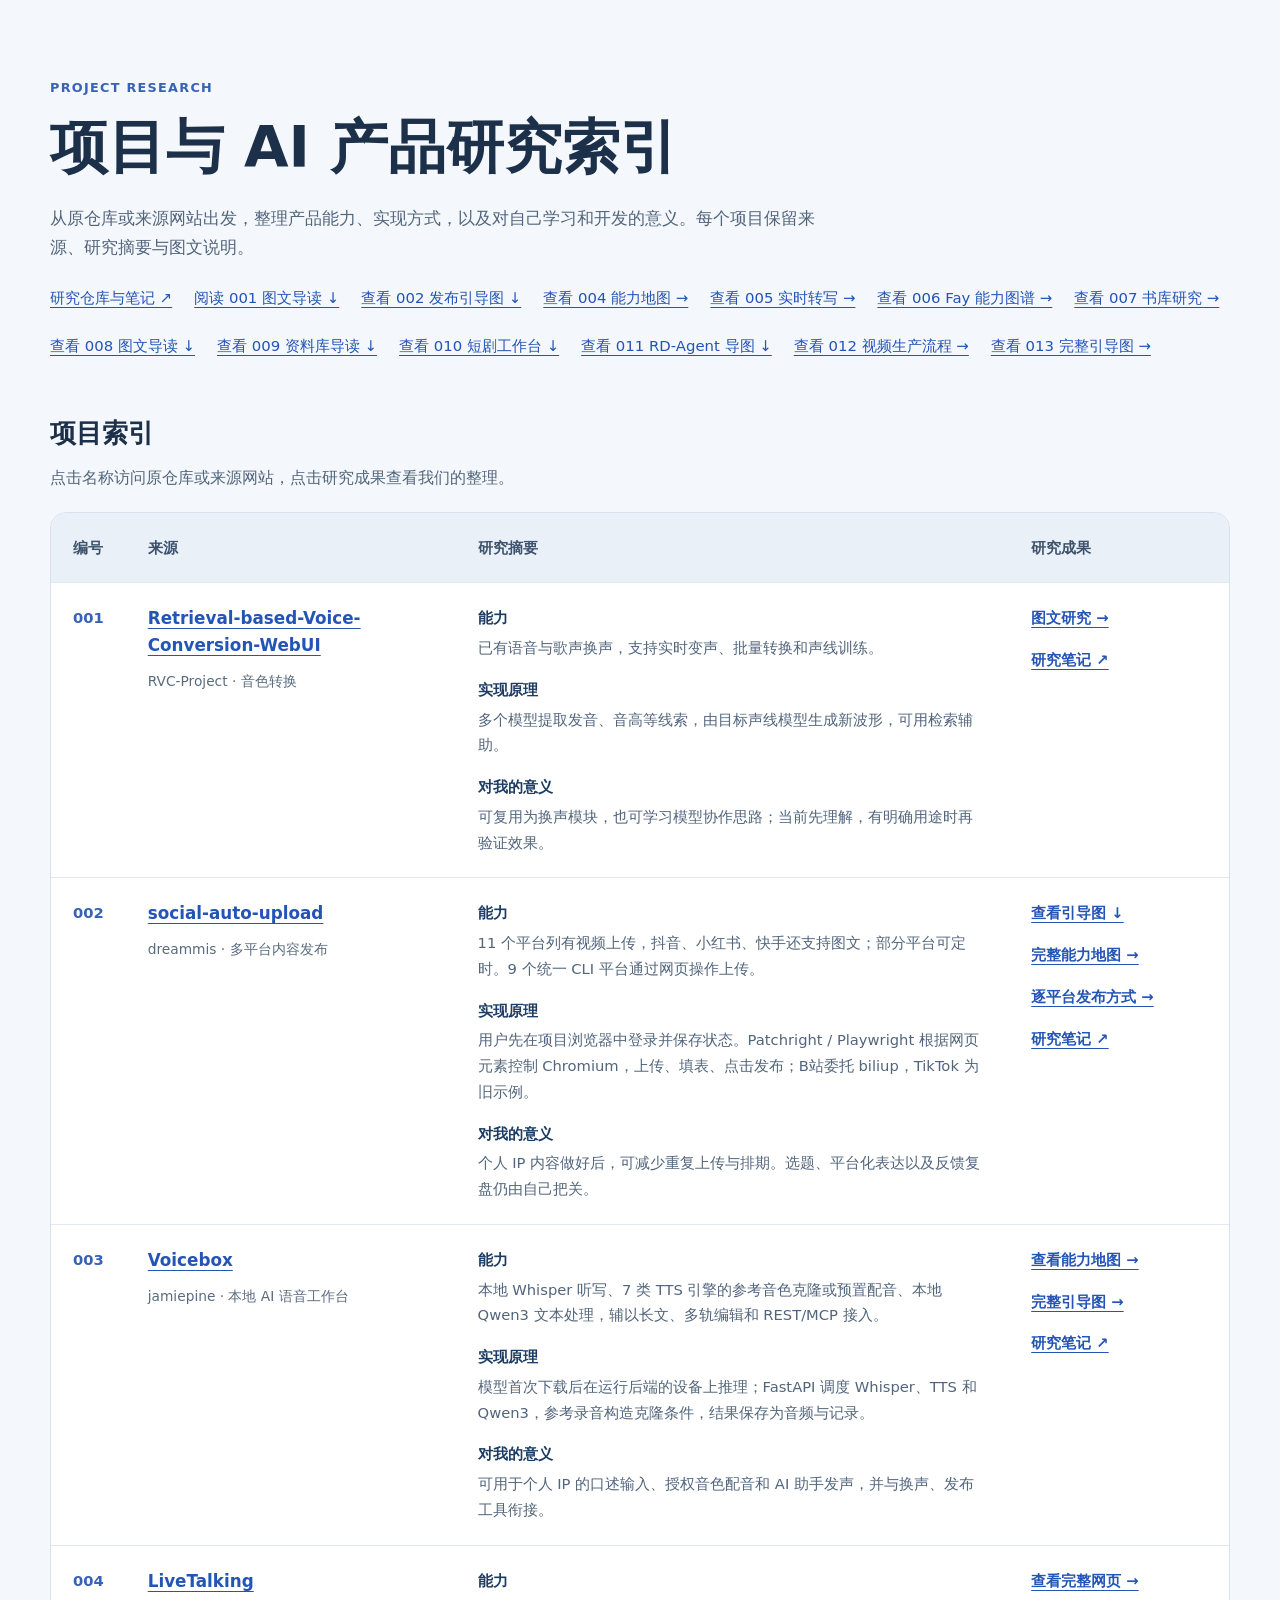
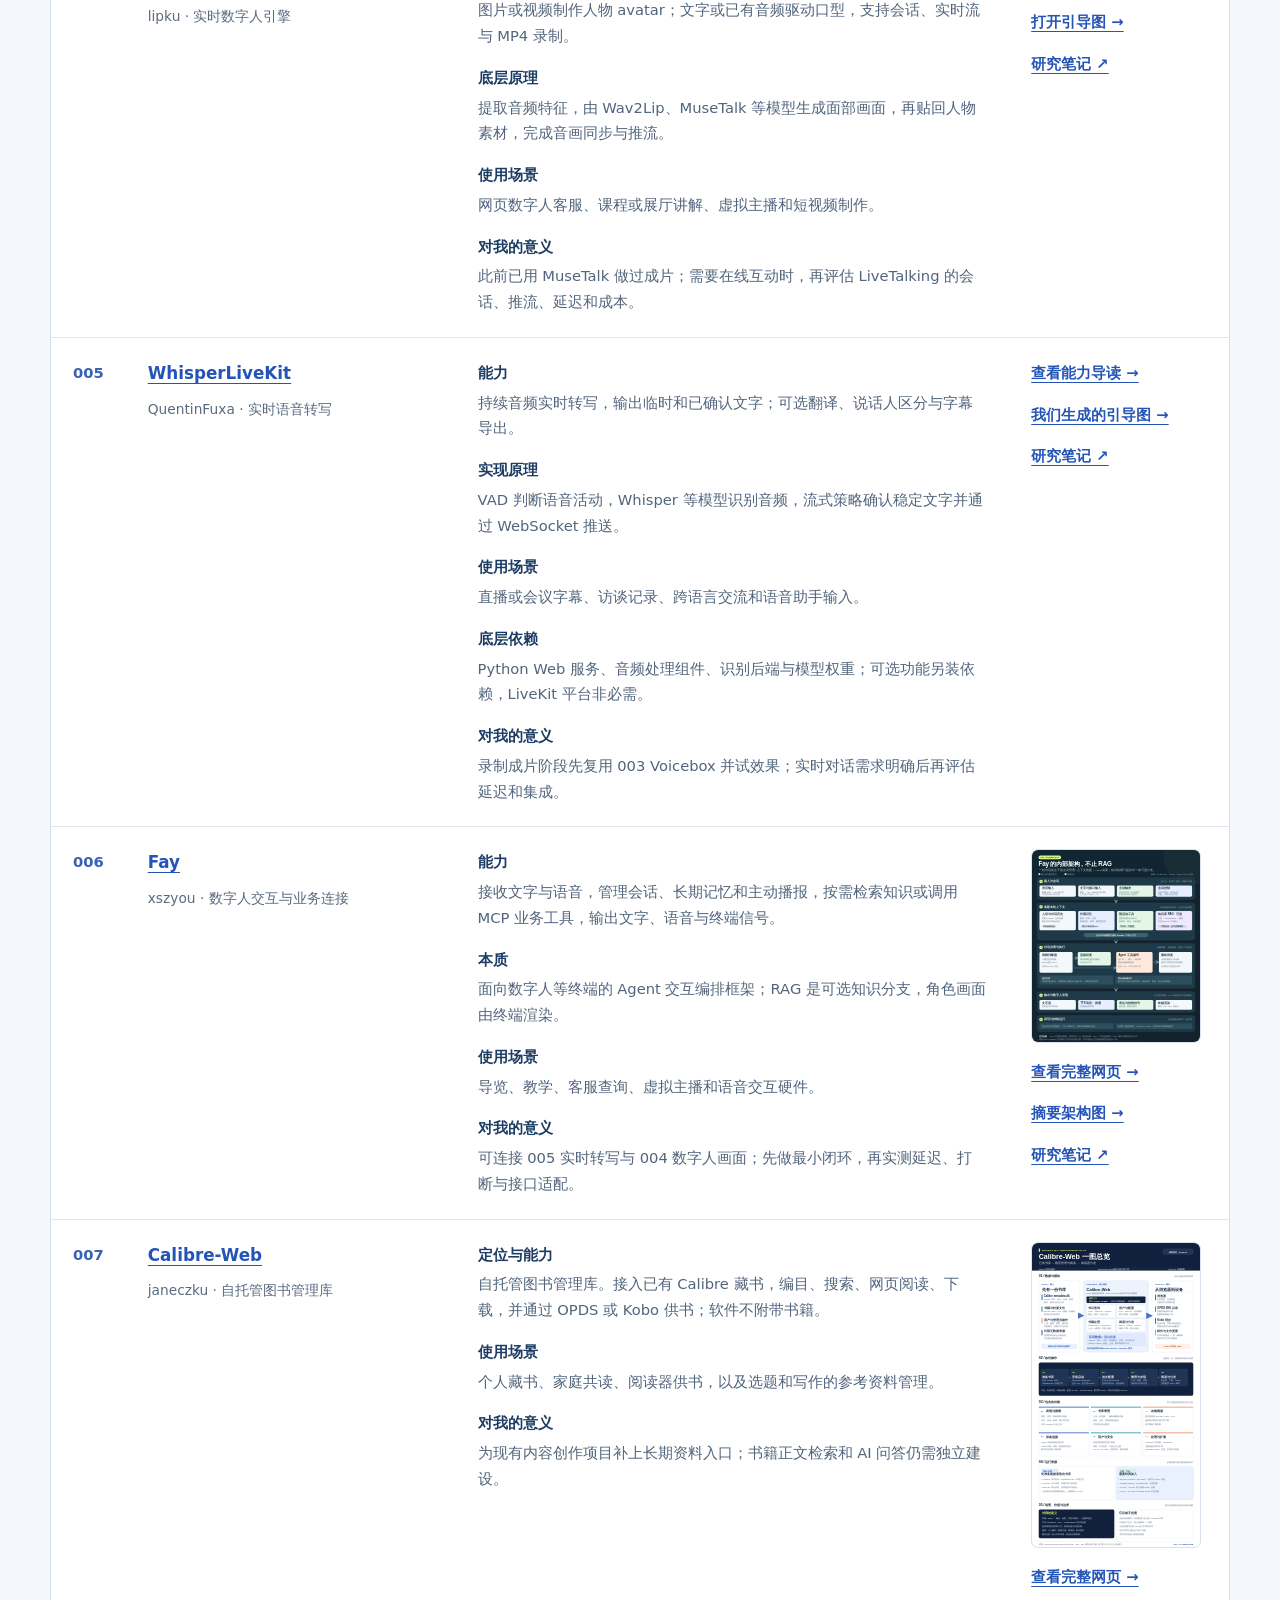
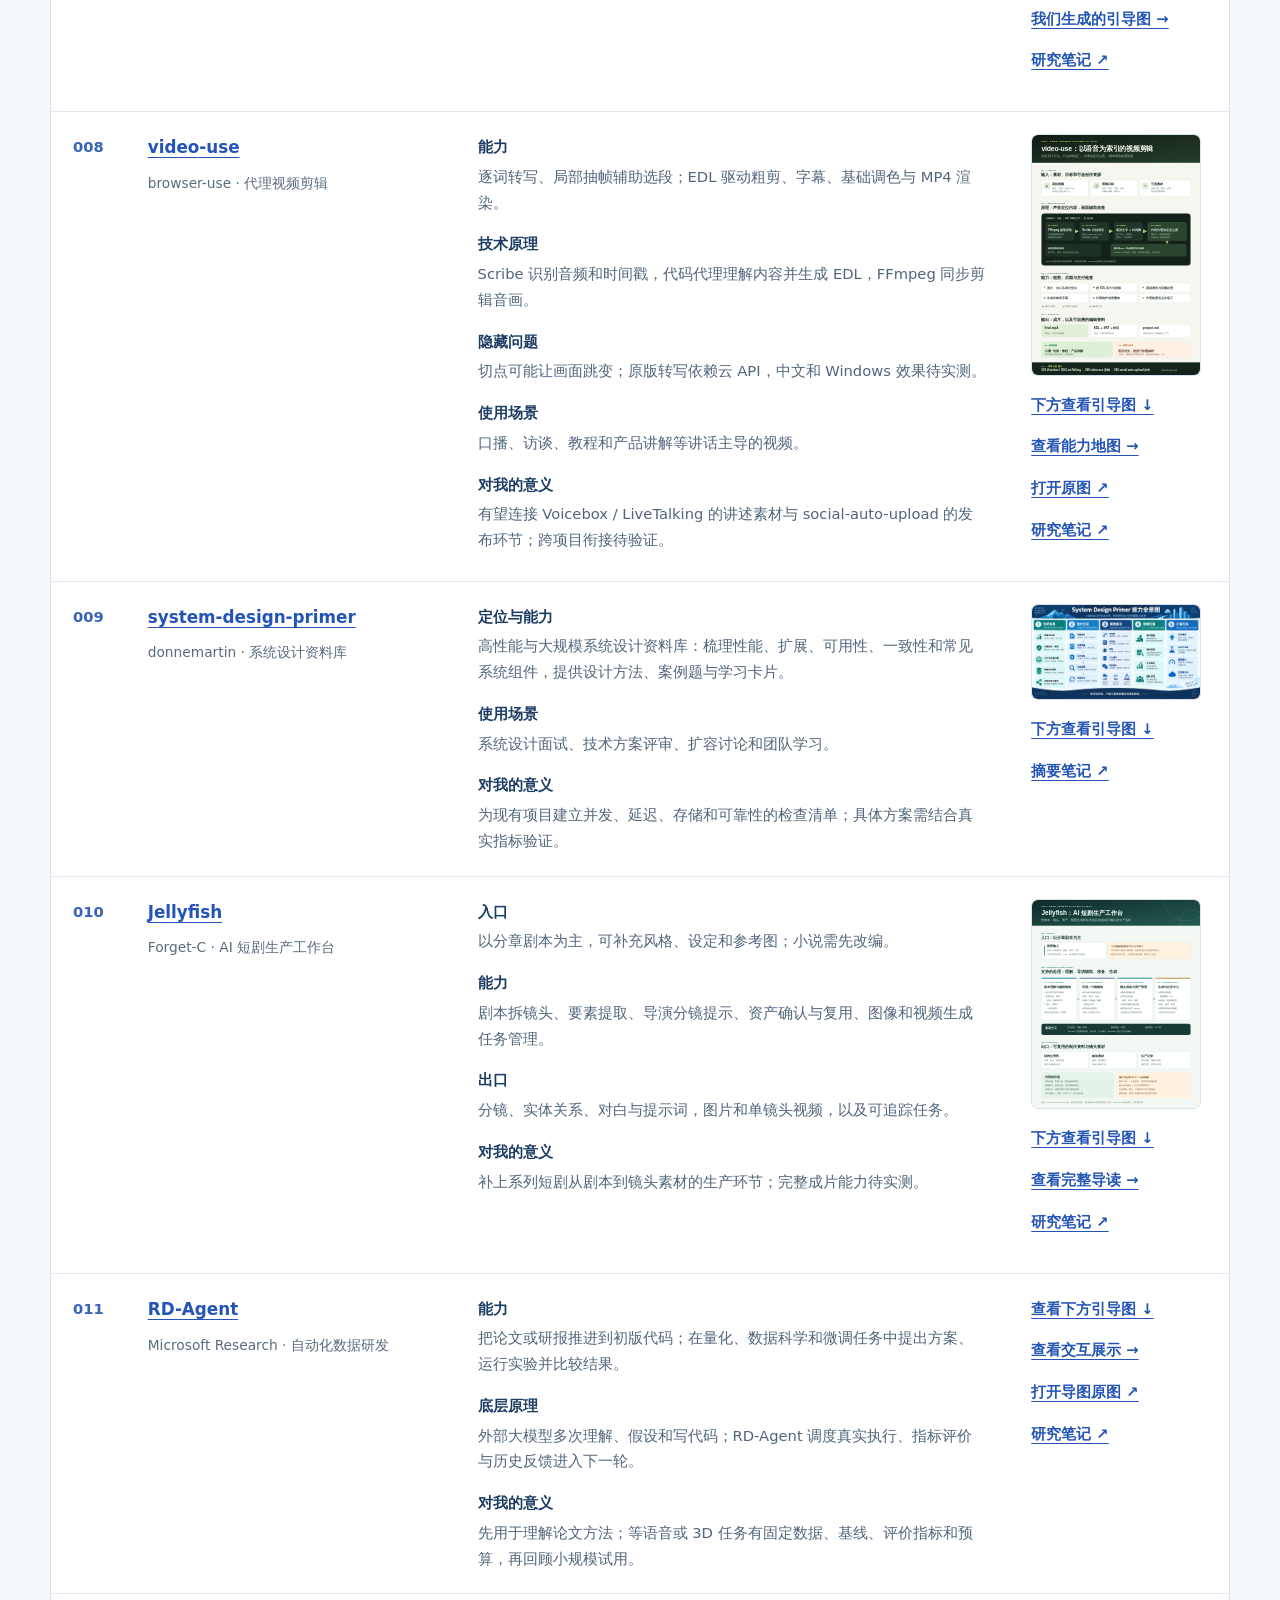
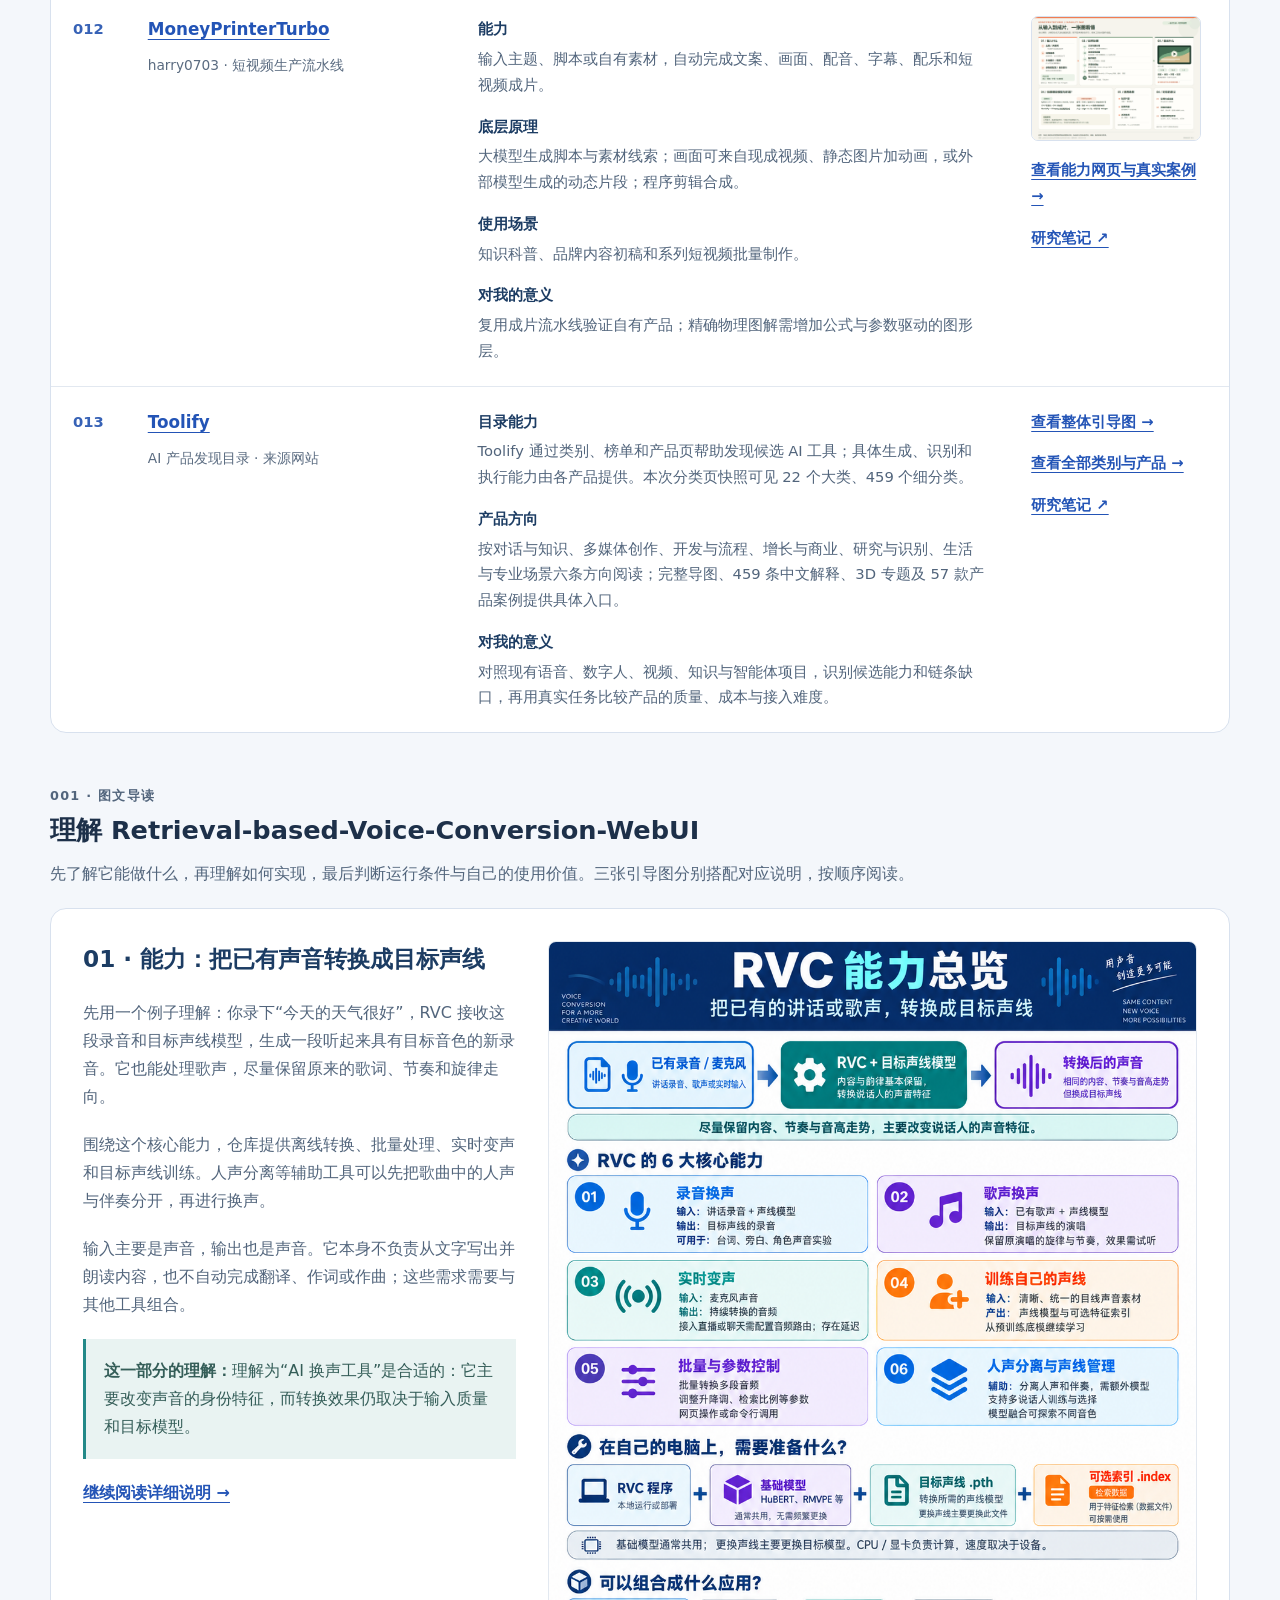
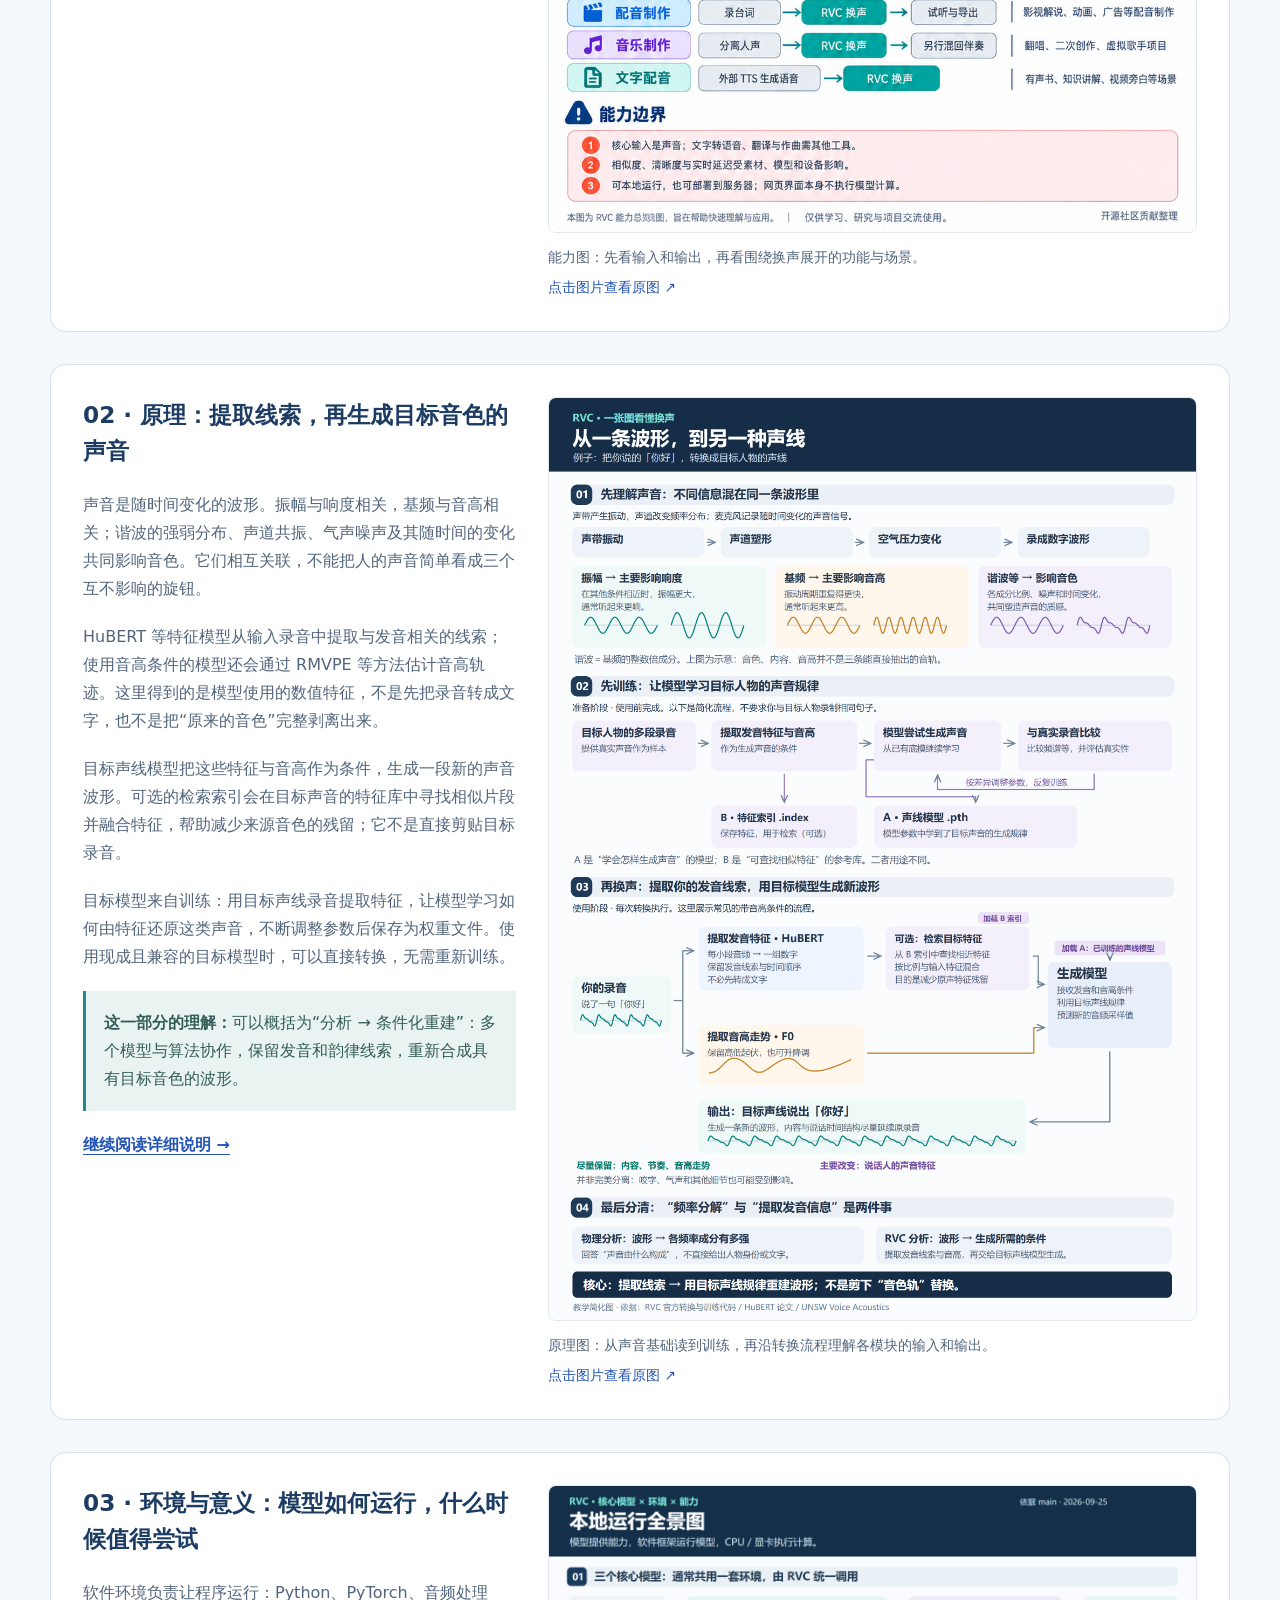
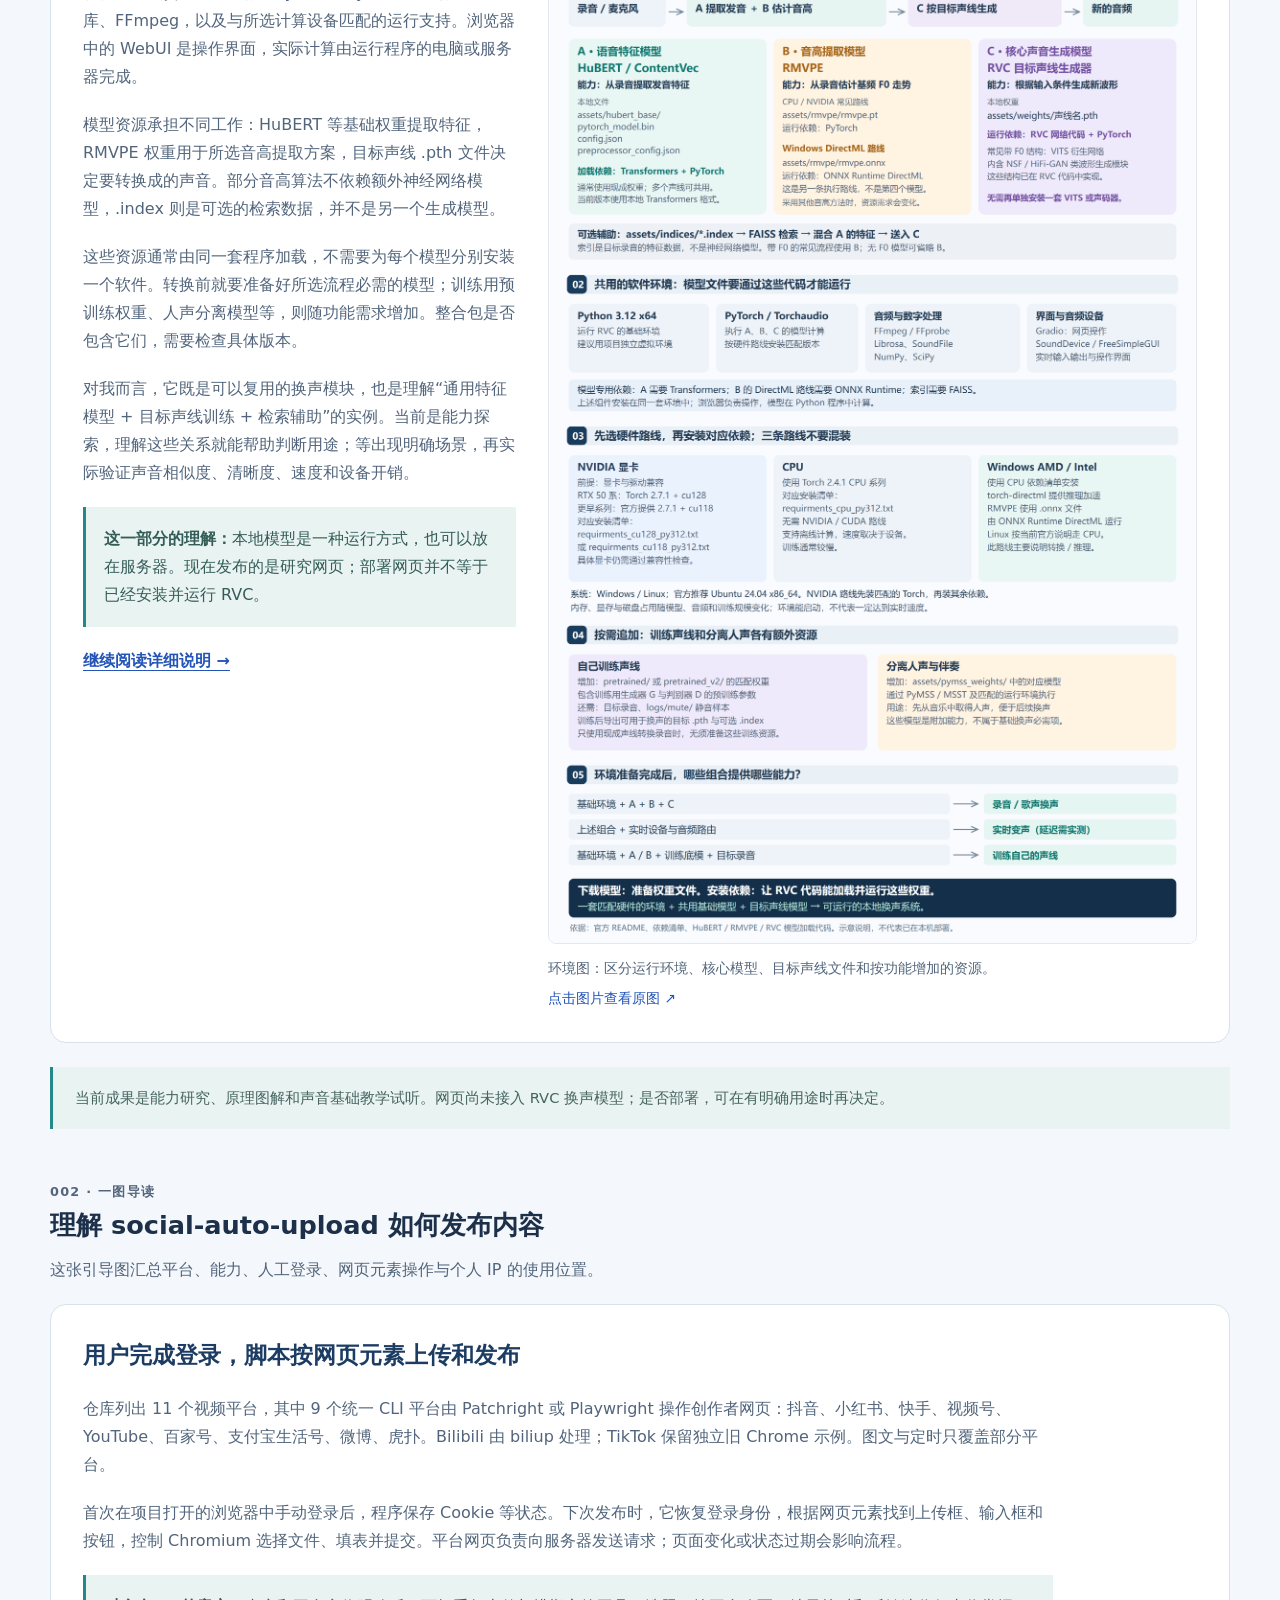
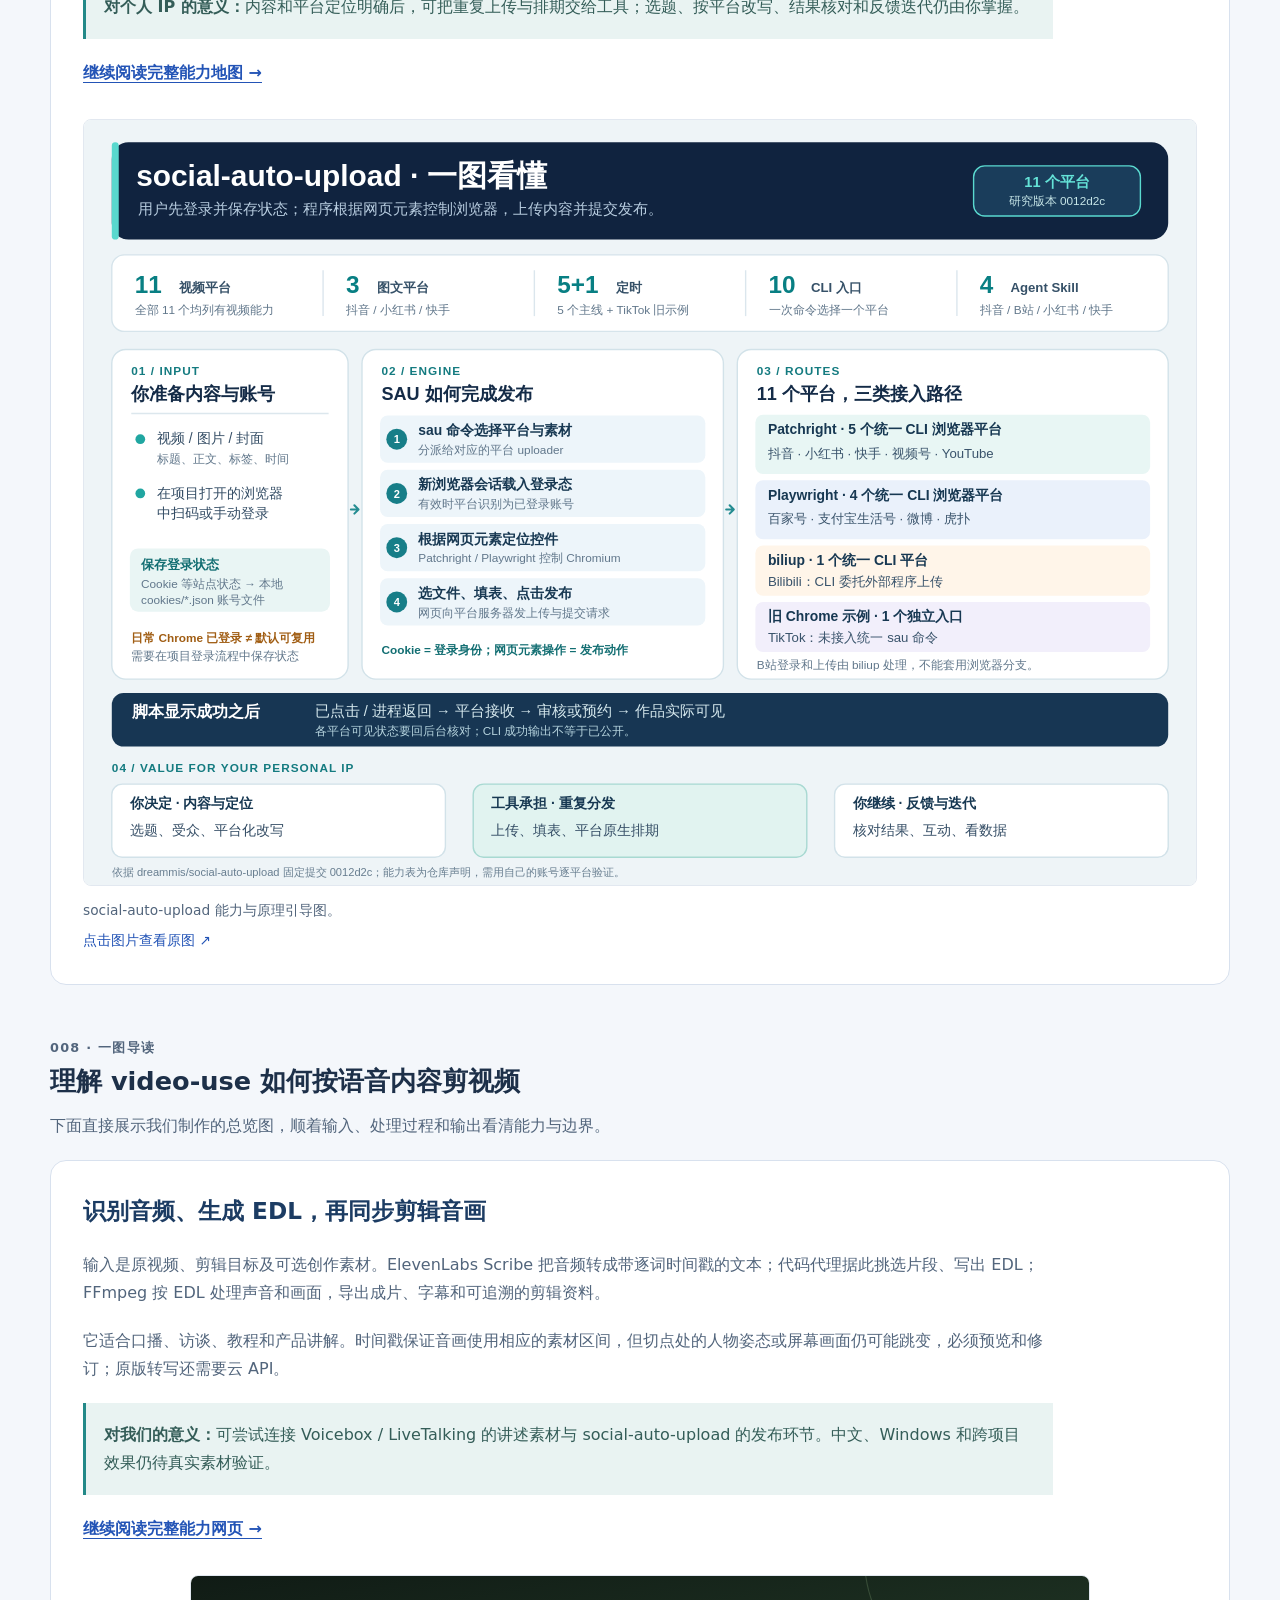
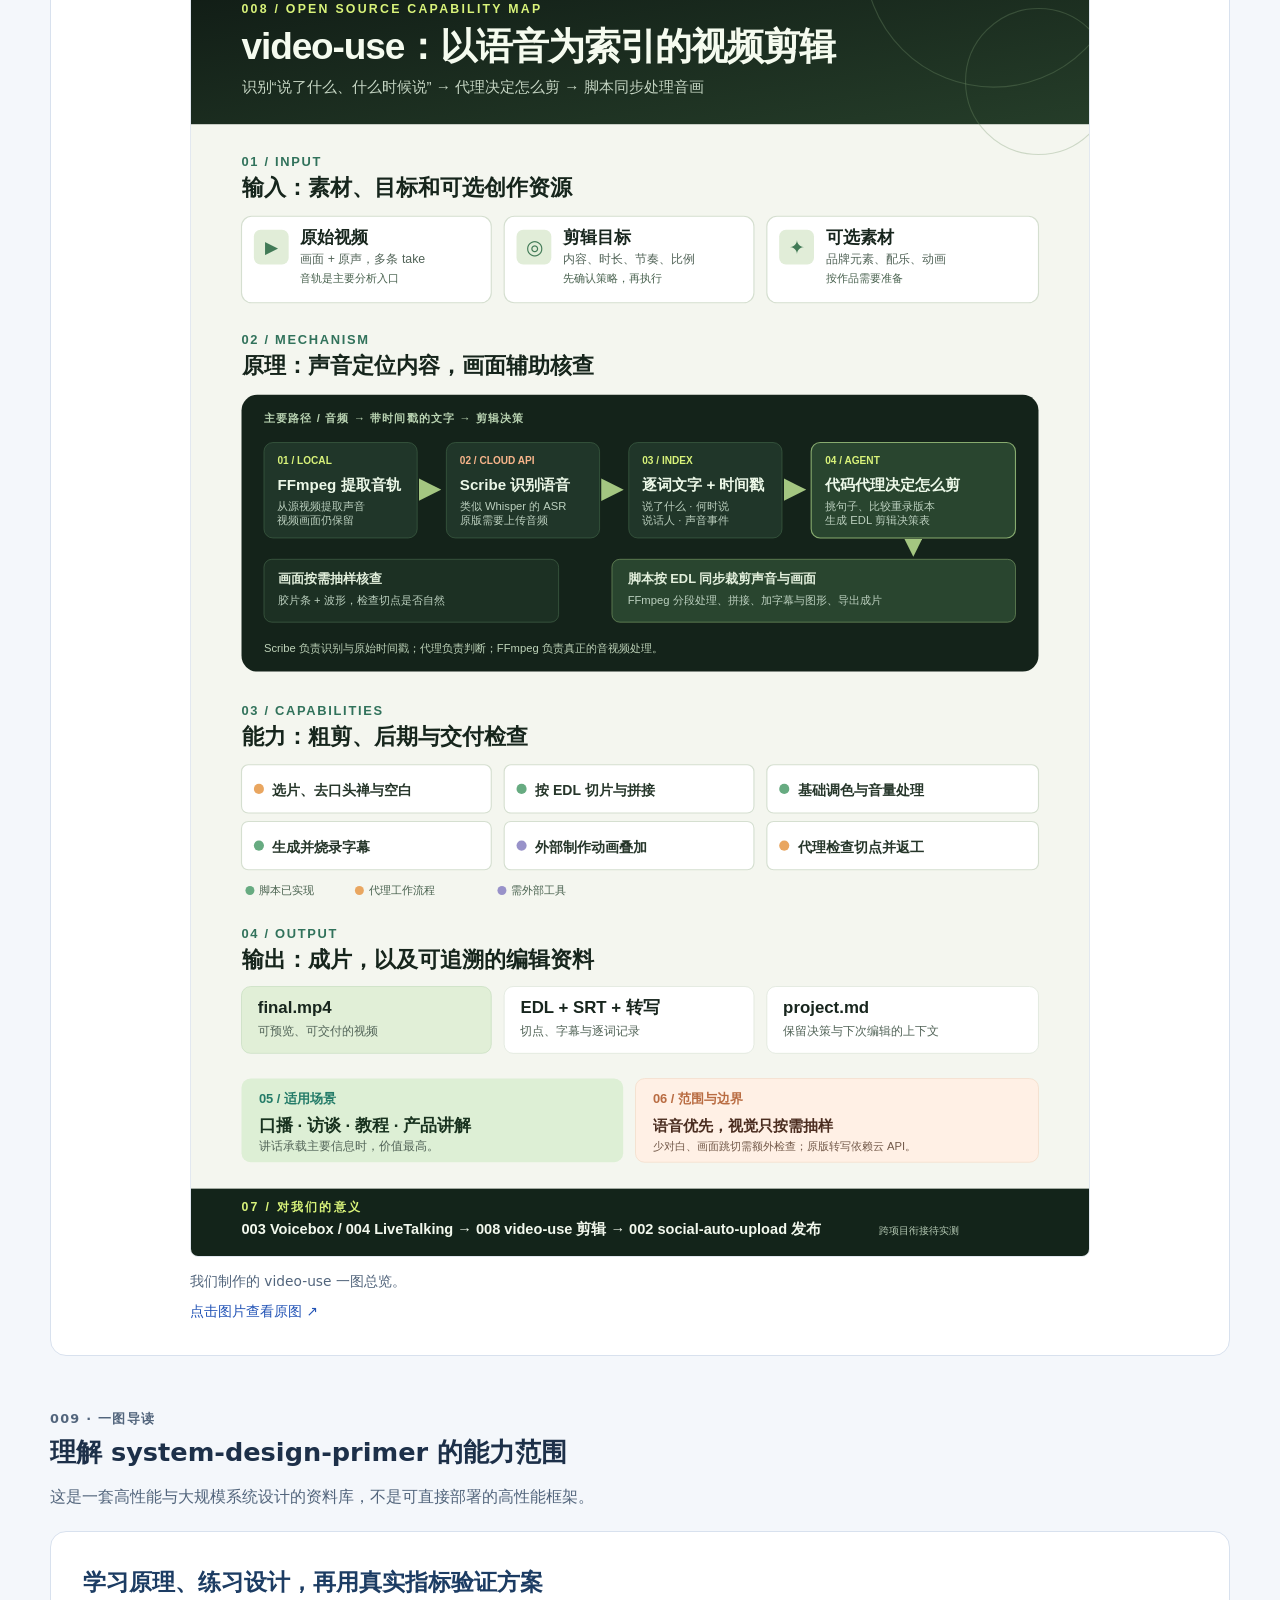
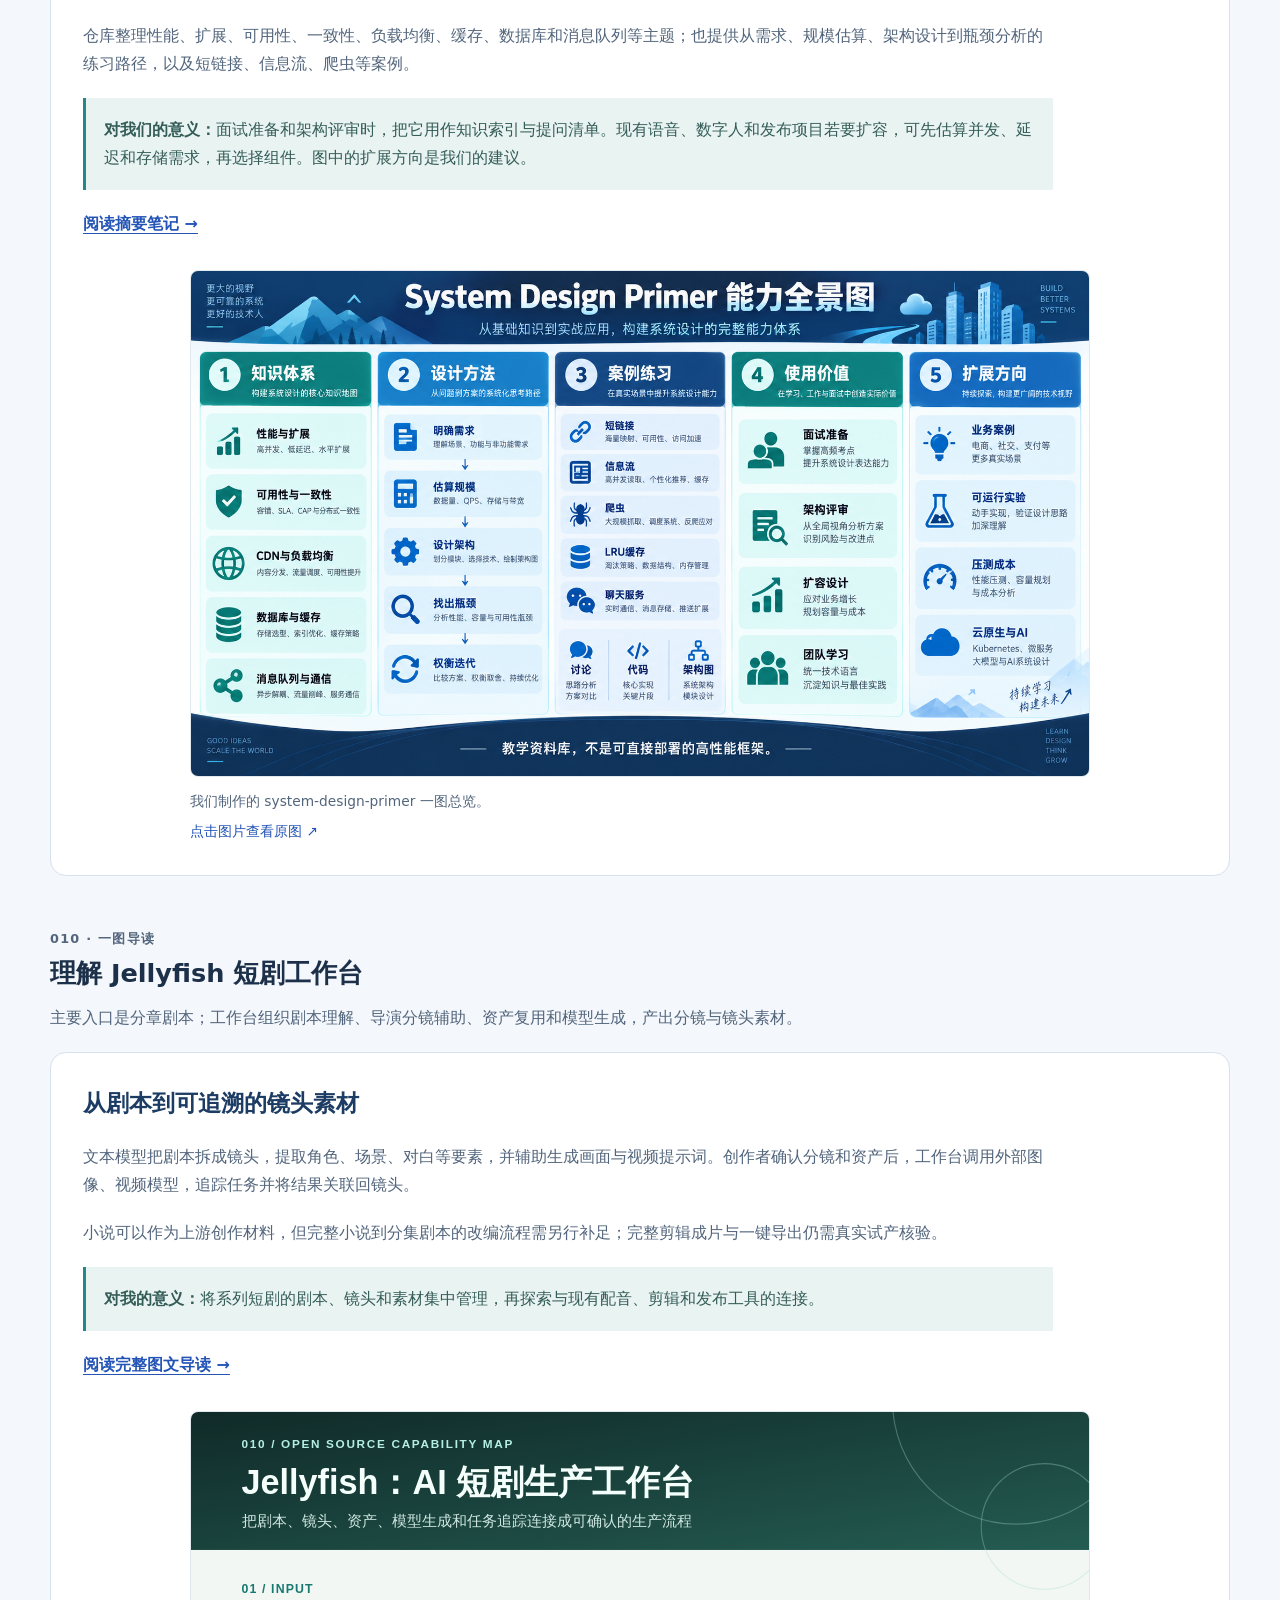
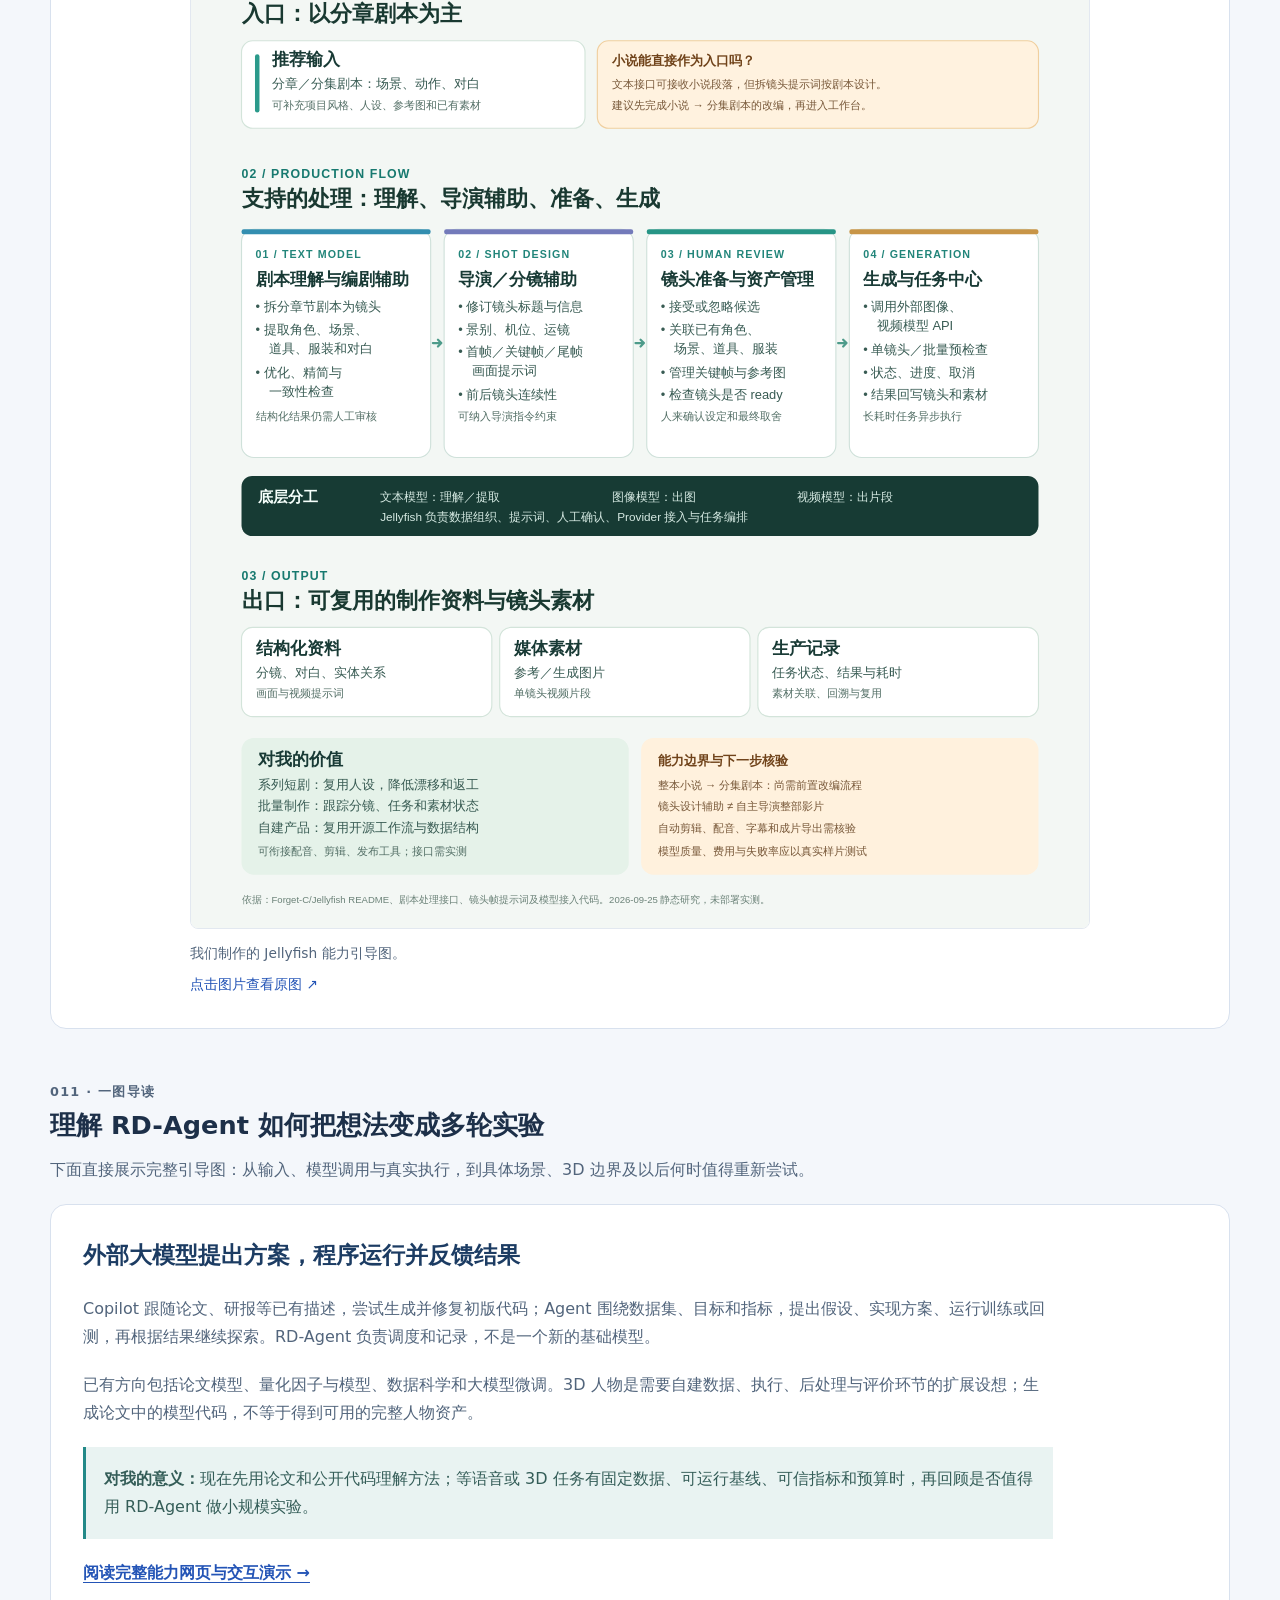
<file: docs/index.html>
<!doctype html>
<html lang="zh-CN">
<head>
 <meta charset="utf-8">
 <meta name="viewport" content="width=device-width, initial-scale=1">
 <meta name="description" content="项目与 AI 产品研究索引：关联原仓库或来源网站，说明能力、使用价值，并用图文页面辅助理解。">
 <title>项目与 AI 产品研究 · 来源索引与图解</title>
 <style>
 :root{color-scheme:light;font-family:system-ui,-apple-system,"Segoe UI","Microsoft YaHei",sans-serif;color:#1d3049;background:#f4f7fb}
 *{box-sizing:border-box}body{margin:0;line-height:1.75}
 main{width:min(1180px,calc(100% - 36px));margin:auto;padding:64px 0 70px}
 a{color:#2354b6;text-underline-offset:4px}a:focus-visible{outline:3px solid #238988;outline-offset:5px}
 .eyebrow{font-size:.8rem;letter-spacing:.1em;font-weight:750;color:#3762b6}
 h1{font-size:clamp(2rem,5vw,3.6rem);line-height:1.25;margin:12px 0 20px}
 .intro{max-width:780px;color:#52657c;font-size:1.05rem;margin:0 0 22px}
 .header-links{display:flex;gap:22px;flex-wrap:wrap;font-size:.93rem}
 .section-heading{margin:52px 0 20px}h2{font-size:1.6rem;margin:0 0 8px}.section-heading p{margin:0;color:#52657c}
 .table-wrap{overflow-x:auto;background:white;border:1px solid #d8e1ee;border-radius:16px}
 table{width:100%;border-collapse:collapse;min-width:740px;text-align:left;font-size:.92rem}
 th,td{padding:22px;vertical-align:top;border-bottom:1px solid #e2e8f0}thead{background:#eaf0f8;color:#3c526d}
 tbody tr:last-child>*{border-bottom:0}.project-id{font-weight:750;color:#3762b6}.source-cell{width:28%;min-width:200px}
 .source-name{display:block;font-weight:750;font-size:1.05rem;overflow-wrap:anywhere;line-height:1.6}
 .source-owner{display:block;color:#5a6b80;font-size:.86rem;margin:10px 0}.summary-cell{width:47%}
 dl{margin:0}dl>div+div{margin-top:16px}dt{font-weight:750;color:#1c3c63}dd{margin:4px 0 0;color:#52657c}
 .result-links{min-width:135px}.result-links a{display:block;margin-bottom:16px;font-weight:650}.result-links .result-image{max-width:170px}.result-image img{display:block;width:100%;height:auto;border-radius:7px;border:1px solid #d8e1ee}
 .guide-stories{display:grid;gap:32px}
 .guide-story{display:grid;grid-template-columns:minmax(0,.9fr) minmax(0,1.35fr);gap:32px;align-items:start;padding:32px;background:#fff;border:1px solid #d8e1ee;border-radius:16px}
 .guide-copy h3{font-size:1.45rem;line-height:1.55;margin:0 0 22px;color:#1c3c63}
 .guide-copy p{margin:0 0 20px;color:#52657c}.guide-copy .takeaway{padding:18px;background:#e9f3f2;border-left:3px solid #238988;color:#345d58}
 .detail-link{font-weight:650}.guide-story figure{margin:0;min-width:0}.guide-story img{display:block;width:100%;height:auto;border:1px solid #e2e8f0;border-radius:8px}
 .guide-story figcaption{font-size:.86rem;color:#52657c;margin-top:12px}.guide-story figcaption span{display:block;color:#2354b6;margin-top:6px}
 .social-guide{grid-template-columns:1fr}.social-guide .guide-copy{max-width:970px}.social-guide figure{width:100%}
 .video-guide{grid-template-columns:1fr}.video-guide .guide-copy{max-width:970px}.video-guide figure{width:min(100%,900px);margin:0 auto}
 #guides-title{overflow-wrap:anywhere}article[id]{scroll-margin-top:24px}
 .note{margin-top:24px;padding:18px 22px;border-left:3px solid #238988;background:#e9f3f2;color:#45645f;font-size:.92rem}
 footer{margin-top:42px;padding-top:22px;border-top:1px solid #d8e1ee;color:#5a6b80;font-size:.88rem}
 @media(max-width:760px){.guide-story{grid-template-columns:1fr;padding:20px;gap:24px}.guide-copy h3{font-size:1.25rem}main{padding-top:38px}th,td{padding:16px}.section-heading{margin-top:36px}}
 </style>
</head>
<body><main>
 <header><p class="eyebrow">PROJECT RESEARCH</p><h1>项目与 AI 产品研究索引</h1>
 <p class="intro">从原仓库或来源网站出发，整理产品能力、实现方式，以及对自己学习和开发的意义。每个项目保留来源、研究摘要与图文说明。</p>
 <div class="header-links"><a href="https://github.com/yydshly/0925_codex_project">研究仓库与笔记 ↗</a><a href="#guide-images">阅读 001 图文导读 ↓</a><a href="#guide-social-auto-upload">查看 002 发布引导图 ↓</a><a href="projects/004-livetalking/index.html">查看 004 能力地图 →</a><a href="projects/005-whisperlivekit/index.html">查看 005 实时转写 →</a><a href="projects/006-fay/index.html">查看 006 Fay 能力图谱 →</a><a href="projects/007-calibre-web/index.html">查看 007 书库研究 →</a><a href="#guide-video-use">查看 008 图文导读 ↓</a><a href="#guide-system-design-primer">查看 009 资料库导读 ↓</a><a href="#guide-jellyfish">查看 010 短剧工作台 ↓</a><a href="#guide-rd-agent">查看 011 RD-Agent 导图 ↓</a><a href="projects/012-moneyprinterturbo/index.html">查看 012 视频生产流程 →</a><a href="projects/013-toolify-ai-atlas/overview.html">查看 013 完整引导图 →</a></div></header>
 <section aria-labelledby="index-title"><div class="section-heading"><h2 id="index-title">项目索引</h2><p>点击名称访问原仓库或来源网站，点击研究成果查看我们的整理。</p></div>
 <div class="table-wrap" role="region" aria-label="项目索引表，可横向滚动" tabindex="0"><table>
 <thead><tr><th scope="col">编号</th><th scope="col">来源</th><th scope="col">研究摘要</th><th scope="col">研究成果</th></tr></thead>
 <tbody><tr><th scope="row" class="project-id">001</th><td class="source-cell"><a class="source-name" href="https://github.com/RVC-Project/Retrieval-based-Voice-Conversion-WebUI" target="_blank" rel="noopener">Retrieval-based-Voice-Conversion-WebUI</a><span class="source-owner">RVC-Project · 音色转换</span></td>
 <td class="summary-cell"><dl><div><dt>能力</dt><dd>已有语音与歌声换声，支持实时变声、批量转换和声线训练。</dd></div><div><dt>实现原理</dt><dd>多个模型提取发音、音高等线索，由目标声线模型生成新波形，可用检索辅助。</dd></div><div><dt>对我的意义</dt><dd>可复用为换声模块，也可学习模型协作思路；当前先理解，有明确用途时再验证效果。</dd></div></dl></td>
 <td class="result-links"><a href="projects/001-rvc-voice-conversion/index.html#research-abstract">图文研究 →</a><a href="https://github.com/yydshly/0925_codex_project/blob/main/projects/001-rvc-voice-conversion/README.md">研究笔记 ↗</a></td></tr>
 <tr><th scope="row" class="project-id">002</th><td class="source-cell"><a class="source-name" href="https://github.com/dreammis/social-auto-upload" target="_blank" rel="noopener">social-auto-upload</a><span class="source-owner">dreammis · 多平台内容发布</span></td>
 <td class="summary-cell"><dl><div><dt>能力</dt><dd>11 个平台列有视频上传，抖音、小红书、快手还支持图文；部分平台可定时。9 个统一 CLI 平台通过网页操作上传。</dd></div><div><dt>实现原理</dt><dd>用户先在项目浏览器中登录并保存状态。Patchright / Playwright 根据网页元素控制 Chromium，上传、填表、点击发布；B站委托 biliup，TikTok 为旧示例。</dd></div><div><dt>对我的意义</dt><dd>个人 IP 内容做好后，可减少重复上传与排期。选题、平台化表达以及反馈复盘仍由自己把关。</dd></div></dl></td>
 <td class="result-links"><a href="#guide-social-auto-upload">查看引导图 ↓</a><a href="projects/002-social-auto-upload/index.html">完整能力地图 →</a><a href="projects/002-social-auto-upload/index.html#platform-methods">逐平台发布方式 →</a><a href="https://github.com/yydshly/0925_codex_project/blob/main/projects/002-social-auto-upload/README.md">研究笔记 ↗</a></td></tr><tr><th scope="row" class="project-id">003</th><td class="source-cell"><a class="source-name" href="https://github.com/jamiepine/voicebox" target="_blank" rel="noopener">Voicebox</a><span class="source-owner">jamiepine · 本地 AI 语音工作台</span></td>
<td class="summary-cell"><dl><div><dt>能力</dt><dd>本地 Whisper 听写、7 类 TTS 引擎的参考音色克隆或预置配音、本地 Qwen3 文本处理，辅以长文、多轨编辑和 REST/MCP 接入。</dd></div><div><dt>实现原理</dt><dd>模型首次下载后在运行后端的设备上推理；FastAPI 调度 Whisper、TTS 和 Qwen3，参考录音构造克隆条件，结果保存为音频与记录。</dd></div><div><dt>对我的意义</dt><dd>可用于个人 IP 的口述输入、授权音色配音和 AI 助手发声，并与换声、发布工具衔接。</dd></div></dl></td>
<td class="result-links"><a href="projects/003-voicebox/index.html">查看能力地图 →</a><a href="projects/003-voicebox/overview.svg">完整引导图 →</a><a href="https://github.com/yydshly/0925_codex_project/blob/main/projects/003-voicebox/README.md">研究笔记 ↗</a></td></tr>
 <tr><th scope="row" class="project-id">004</th><td class="source-cell"><a class="source-name" href="https://github.com/lipku/LiveTalking" target="_blank" rel="noopener">LiveTalking</a><span class="source-owner">lipku · 实时数字人引擎</span></td>
 <td class="summary-cell"><dl><div><dt>能力</dt><dd>图片或视频制作人物 avatar；文字或已有音频驱动口型，支持会话、实时流与 MP4 录制。</dd></div><div><dt>底层原理</dt><dd>提取音频特征，由 Wav2Lip、MuseTalk 等模型生成面部画面，再贴回人物素材，完成音画同步与推流。</dd></div><div><dt>使用场景</dt><dd>网页数字人客服、课程或展厅讲解、虚拟主播和短视频制作。</dd></div><div><dt>对我的意义</dt><dd>此前已用 MuseTalk 做过成片；需要在线互动时，再评估 LiveTalking 的会话、推流、延迟和成本。</dd></div></dl></td>
 <td class="result-links"><a href="projects/004-livetalking/index.html">查看完整网页 →</a><a href="projects/004-livetalking/assets/architecture.svg">打开引导图 →</a><a href="https://github.com/yydshly/0925_codex_project/blob/main/projects/004-livetalking/README.md">研究笔记 ↗</a></td></tr><tr><th scope="row" class="project-id">005</th><td class="source-cell"><a class="source-name" href="https://github.com/QuentinFuxa/WhisperLiveKit" target="_blank" rel="noopener">WhisperLiveKit</a><span class="source-owner">QuentinFuxa · 实时语音转写</span></td>
 <td class="summary-cell"><dl><div><dt>能力</dt><dd>持续音频实时转写，输出临时和已确认文字；可选翻译、说话人区分与字幕导出。</dd></div><div><dt>实现原理</dt><dd>VAD 判断语音活动，Whisper 等模型识别音频，流式策略确认稳定文字并通过 WebSocket 推送。</dd></div><div><dt>使用场景</dt><dd>直播或会议字幕、访谈记录、跨语言交流和语音助手输入。</dd></div><div><dt>底层依赖</dt><dd>Python Web 服务、音频处理组件、识别后端与模型权重；可选功能另装依赖，LiveKit 平台非必需。</dd></div><div><dt>对我的意义</dt><dd>录制成片阶段先复用 003 Voicebox 并试效果；实时对话需求明确后再评估延迟和集成。</dd></div></dl></td>
 <td class="result-links"><a href="projects/005-whisperlivekit/index.html">查看能力导读 →</a><a href="projects/005-whisperlivekit/assets/overview.svg">我们生成的引导图 →</a><a href="https://github.com/yydshly/0925_codex_project/blob/main/projects/005-whisperlivekit/README.md">研究笔记 ↗</a></td></tr>
<tr><th scope="row" class="project-id">006</th><td class="source-cell"><a class="source-name" href="https://github.com/xszyou/Fay" target="_blank" rel="noopener">Fay</a><span class="source-owner">xszyou · 数字人交互与业务连接</span></td>
<td class="summary-cell"><dl><div><dt>能力</dt><dd>接收文字与语音，管理会话、长期记忆和主动播报，按需检索知识或调用 MCP 业务工具，输出文字、语音与终端信号。</dd></div><div><dt>本质</dt><dd>面向数字人等终端的 Agent 交互编排框架；RAG 是可选知识分支，角色画面由终端渲染。</dd></div><div><dt>使用场景</dt><dd>导览、教学、客服查询、虚拟主播和语音交互硬件。</dd></div><div><dt>对我的意义</dt><dd>可连接 005 实时转写与 004 数字人画面；先做最小闭环，再实测延迟、打断与接口适配。</dd></div></dl></td>
<td class="result-links"><a class="result-image" href="projects/006-fay/assets/fay-internal-architecture.svg" aria-label="打开 Fay 摘要架构图"><img src="projects/006-fay/assets/fay-internal-architecture.svg" width="180" height="205" alt="Fay 的五层交互架构摘要图" loading="lazy"></a><a href="projects/006-fay/index.html">查看完整网页 →</a><a href="projects/006-fay/assets/fay-internal-architecture.svg">摘要架构图 →</a><a href="https://github.com/yydshly/0925_codex_project/blob/main/projects/006-fay/README.md">研究笔记 ↗</a></td></tr>
<tr><th scope="row" class="project-id">007</th><td class="source-cell"><a class="source-name" href="https://github.com/janeczku/calibre-web" target="_blank" rel="noopener">Calibre-Web</a><span class="source-owner">janeczku · 自托管图书管理库</span></td>
<td class="summary-cell"><dl><div><dt>定位与能力</dt><dd>自托管图书管理库。接入已有 Calibre 藏书，编目、搜索、网页阅读、下载，并通过 OPDS 或 Kobo 供书；软件不附带书籍。</dd></div><div><dt>使用场景</dt><dd>个人藏书、家庭共读、阅读器供书，以及选题和写作的参考资料管理。</dd></div><div><dt>对我的意义</dt><dd>为现有内容创作项目补上长期资料入口；书籍正文检索和 AI 问答仍需独立建设。</dd></div></dl></td>
<td class="result-links"><a class="result-image" href="projects/007-calibre-web/assets/overview.svg" aria-label="打开我们生成的 Calibre-Web 引导图"><img src="projects/007-calibre-web/assets/overview.svg" width="180" height="326" alt="Calibre-Web 图书管理库能力、使用方式与个人价值引导图" loading="lazy"></a><a href="projects/007-calibre-web/index.html">查看完整网页 →</a><a href="projects/007-calibre-web/assets/overview.svg">我们生成的引导图 →</a><a href="https://github.com/yydshly/0925_codex_project/blob/main/projects/007-calibre-web/README.md">研究笔记 ↗</a></td></tr><tr><th scope="row" class="project-id">008</th><td class="source-cell"><a class="source-name" href="https://github.com/browser-use/video-use" target="_blank" rel="noopener noreferrer">video-use</a><span class="source-owner">browser-use · 代理视频剪辑</span></td>
<td class="summary-cell"><dl><div><dt>能力</dt><dd>逐词转写、局部抽帧辅助选段；EDL 驱动粗剪、字幕、基础调色与 MP4 渲染。</dd></div><div><dt>技术原理</dt><dd>Scribe 识别音频和时间戳，代码代理理解内容并生成 EDL，FFmpeg 同步剪辑音画。</dd></div><div><dt>隐藏问题</dt><dd>切点可能让画面跳变；原版转写依赖云 API，中文和 Windows 效果待实测。</dd></div><div><dt>使用场景</dt><dd>口播、访谈、教程和产品讲解等讲话主导的视频。</dd></div><div><dt>对我的意义</dt><dd>有望连接 Voicebox / LiveTalking 的讲述素材与 social-auto-upload 的发布环节；跨项目衔接待验证。</dd></div></dl></td>
<td class="result-links"><a class="result-image" href="projects/008-video-use/assets/overview.svg" aria-label="打开我们生成的 video-use 一图总览"><img src="projects/008-video-use/assets/overview.svg" width="180" height="257" alt="video-use 的输入输出、工作原理、能力、适用场景与项目价值总览图" loading="lazy"></a><a href="#guide-video-use">下方查看引导图 ↓</a><a href="projects/008-video-use/index.html">查看能力地图 →</a><a href="projects/008-video-use/assets/overview.svg">打开原图 ↗</a><a href="https://github.com/yydshly/0925_codex_project/blob/main/projects/008-video-use/README.md">研究笔记 ↗</a></td></tr><tr><th scope="row" class="project-id">009</th><td class="source-cell"><a class="source-name" href="https://github.com/donnemartin/system-design-primer" target="_blank" rel="noopener noreferrer">system-design-primer</a><span class="source-owner">donnemartin · 系统设计资料库</span></td>
<td class="summary-cell"><dl><div><dt>定位与能力</dt><dd>高性能与大规模系统设计资料库：梳理性能、扩展、可用性、一致性和常见系统组件，提供设计方法、案例题与学习卡片。</dd></div><div><dt>使用场景</dt><dd>系统设计面试、技术方案评审、扩容讨论和团队学习。</dd></div><div><dt>对我的意义</dt><dd>为现有项目建立并发、延迟、存储和可靠性的检查清单；具体方案需结合真实指标验证。</dd></div></dl></td>
<td class="result-links"><a class="result-image" href="projects/009-system-design-primer/assets/overview.png" aria-label="打开 system-design-primer 能力引导图"><img src="projects/009-system-design-primer/assets/overview.png" width="180" height="101" alt="System Design Primer 知识体系、设计方法、案例练习、使用价值与扩展方向" loading="lazy"></a><a href="#guide-system-design-primer">下方查看引导图 ↓</a><a href="https://github.com/yydshly/0925_codex_project/blob/main/projects/009-system-design-primer/README.md">摘要笔记 ↗</a></td></tr>
<tr><th scope="row" class="project-id">010</th><td class="source-cell"><a class="source-name" href="https://github.com/Forget-C/Jellyfish" target="_blank" rel="noopener noreferrer">Jellyfish</a><span class="source-owner">Forget-C · AI 短剧生产工作台</span></td>
<td class="summary-cell"><dl><div><dt>入口</dt><dd>以分章剧本为主，可补充风格、设定和参考图；小说需先改编。</dd></div><div><dt>能力</dt><dd>剧本拆镜头、要素提取、导演分镜提示、资产确认与复用、图像和视频生成任务管理。</dd></div><div><dt>出口</dt><dd>分镜、实体关系、对白与提示词，图片和单镜头视频，以及可追踪任务。</dd></div><div><dt>对我的意义</dt><dd>补上系列短剧从剧本到镜头素材的生产环节；完整成片能力待实测。</dd></div></dl></td>
<td class="result-links"><a class="result-image" href="projects/010-jellyfish/assets/overview.svg" aria-label="打开 Jellyfish 能力引导图"><img src="projects/010-jellyfish/assets/overview.svg" width="180" height="224" alt="Jellyfish 的输入、处理、输出、模型分工和使用价值" loading="lazy"></a><a href="#guide-jellyfish">下方查看引导图 ↓</a><a href="projects/010-jellyfish/index.html">查看完整导读 →</a><a href="https://github.com/yydshly/0925_codex_project/blob/main/projects/010-jellyfish/README.md">研究笔记 ↗</a></td></tr><tr><th scope="row" class="project-id">011</th><td class="source-cell"><a class="source-name" href="https://github.com/microsoft/RD-Agent" target="_blank" rel="noopener noreferrer">RD-Agent</a><span class="source-owner">Microsoft Research · 自动化数据研发</span></td>
<td class="summary-cell"><dl><div><dt>能力</dt><dd>把论文或研报推进到初版代码；在量化、数据科学和微调任务中提出方案、运行实验并比较结果。</dd></div><div><dt>底层原理</dt><dd>外部大模型多次理解、假设和写代码；RD-Agent 调度真实执行、指标评价与历史反馈进入下一轮。</dd></div><div><dt>对我的意义</dt><dd>先用于理解论文方法；等语音或 3D 任务有固定数据、基线、评价指标和预算，再回顾小规模试用。</dd></div></dl></td>
<td class="result-links"><a href="#guide-rd-agent">查看下方引导图 ↓</a><a href="projects/011-rd-agent/index.html">查看交互展示 →</a><a href="projects/011-rd-agent/rd-agent-guide.svg">打开导图原图 ↗</a><a href="https://github.com/yydshly/0925_codex_project/blob/main/projects/011-rd-agent/README.md">研究笔记 ↗</a></td></tr>
<tr><th scope="row" class="project-id">012</th><td class="source-cell"><a class="source-name" href="https://github.com/harry0703/MoneyPrinterTurbo" target="_blank" rel="noopener noreferrer">MoneyPrinterTurbo</a><span class="source-owner">harry0703 · 短视频生产流水线</span></td>
<td class="summary-cell"><dl><div><dt>能力</dt><dd>输入主题、脚本或自有素材，自动完成文案、画面、配音、字幕、配乐和短视频成片。</dd></div><div><dt>底层原理</dt><dd>大模型生成脚本与素材线索；画面可来自现成视频、静态图片加动画，或外部模型生成的动态片段；程序剪辑合成。</dd></div><div><dt>使用场景</dt><dd>知识科普、品牌内容初稿和系列短视频批量制作。</dd></div><div><dt>对我的意义</dt><dd>复用成片流水线验证自有产品；精确物理图解需增加公式与参数驱动的图形层。</dd></div></dl></td>
<td class="result-links"><a class="result-image" href="projects/012-moneyprinterturbo/assets/capability-map.png" aria-label="打开 MoneyPrinterTurbo 完整引导图"><img src="projects/012-moneyprinterturbo/assets/capability-map.png" width="180" height="132" alt="MoneyPrinterTurbo 输入、处理流程、画面来源、成片、场景与产品价值总览" loading="lazy"></a><a href="projects/012-moneyprinterturbo/index.html">查看能力网页与真实案例 →</a><a href="https://github.com/yydshly/0925_codex_project/blob/main/projects/012-moneyprinterturbo/README.md">研究笔记 ↗</a></td></tr>
<tr><th scope="row" class="project-id">013</th><td class="source-cell"><a class="source-name" href="https://www.toolify.ai/" target="_blank" rel="noopener noreferrer">Toolify</a><span class="source-owner">AI 产品发现目录 · 来源网站</span></td><td class="summary-cell"><dl><div><dt>目录能力</dt><dd>Toolify 通过类别、榜单和产品页帮助发现候选 AI 工具；具体生成、识别和执行能力由各产品提供。本次分类页快照可见 22 个大类、459 个细分类。</dd></div><div><dt>产品方向</dt><dd>按对话与知识、多媒体创作、开发与流程、增长与商业、研究与识别、生活与专业场景六条方向阅读；完整导图、459 条中文解释、3D 专题及 57 款产品案例提供具体入口。</dd></div><div><dt>对我的意义</dt><dd>对照现有语音、数字人、视频、知识与智能体项目，识别候选能力和链条缺口，再用真实任务比较产品的质量、成本与接入难度。</dd></div></dl></td><td class="result-links"><a href="projects/013-toolify-ai-atlas/overview.html">查看整体引导图 →</a><a href="projects/013-toolify-ai-atlas/index.html">查看全部类别与产品 →</a><a href="https://github.com/yydshly/0925_codex_project/blob/main/projects/013-toolify-ai-atlas/README.md">研究笔记 ↗</a></td></tr>
</tbody>
 </table></div></section>
 <section id="guide-images" aria-labelledby="guides-title"><div class="section-heading"><p class="eyebrow">001 · 图文导读</p><h2 id="guides-title">理解 Retrieval-based-Voice-Conversion-WebUI</h2><p>先了解它能做什么，再理解如何实现，最后判断运行条件与自己的使用价值。三张引导图分别搭配对应说明，按顺序阅读。</p></div>
 <div class="guide-stories"><article class="guide-story" id="guide-capability" aria-labelledby="title-capability">
 <div class="guide-copy"><h3 id="title-capability">01 · 能力：把已有声音转换成目标声线</h3><p>先用一个例子理解：你录下“今天的天气很好”，RVC 接收这段录音和目标声线模型，生成一段听起来具有目标音色的新录音。它也能处理歌声，尽量保留原来的歌词、节奏和旋律走向。</p><p>围绕这个核心能力，仓库提供离线转换、批量处理、实时变声和目标声线训练。人声分离等辅助工具可以先把歌曲中的人声与伴奏分开，再进行换声。</p><p>输入主要是声音，输出也是声音。它本身不负责从文字写出并朗读内容，也不自动完成翻译、作词或作曲；这些需求需要与其他工具组合。</p><p class="takeaway"><strong>这一部分的理解：</strong>理解为“AI 换声工具”是合适的：它主要改变声音的身份特征，而转换效果仍取决于输入质量和目标模型。</p><a class="detail-link" href="projects/001-rvc-voice-conversion/index.html#capability-diagram">继续阅读详细说明 →</a></div>
 <figure><a href="projects/001-rvc-voice-conversion/assets/rvc-capabilities-overview.png" target="_blank" rel="noopener" aria-label="打开01 · 能力：把已有声音转换成目标声线完整图片"><img src="projects/001-rvc-voice-conversion/assets/rvc-capabilities-overview.png" width="1070" height="1470" alt="能力图：先看输入和输出，再看围绕换声展开的功能与场景。" loading="lazy"></a><figcaption>能力图：先看输入和输出，再看围绕换声展开的功能与场景。<span>点击图片查看原图 ↗</span></figcaption></figure>
 </article>
<article class="guide-story" id="guide-principle" aria-labelledby="title-principle">
 <div class="guide-copy"><h3 id="title-principle">02 · 原理：提取线索，再生成目标音色的声音</h3><p>声音是随时间变化的波形。振幅与响度相关，基频与音高相关；谐波的强弱分布、声道共振、气声噪声及其随时间的变化共同影响音色。它们相互关联，不能把人的声音简单看成三个互不影响的旋钮。</p><p>HuBERT 等特征模型从输入录音中提取与发音相关的线索；使用音高条件的模型还会通过 RMVPE 等方法估计音高轨迹。这里得到的是模型使用的数值特征，不是先把录音转成文字，也不是把“原来的音色”完整剥离出来。</p><p>目标声线模型把这些特征与音高作为条件，生成一段新的声音波形。可选的检索索引会在目标声音的特征库中寻找相似片段并融合特征，帮助减少来源音色的残留；它不是直接剪贴目标录音。</p><p>目标模型来自训练：用目标声线录音提取特征，让模型学习如何由特征还原这类声音，不断调整参数后保存为权重文件。使用现成且兼容的目标模型时，可以直接转换，无需重新训练。</p><p class="takeaway"><strong>这一部分的理解：</strong>可以概括为“分析 → 条件化重建”：多个模型与算法协作，保留发音和韵律线索，重新合成具有目标音色的波形。</p><a class="detail-link" href="projects/001-rvc-voice-conversion/index.html#principle-diagram">继续阅读详细说明 →</a></div>
 <figure><a href="projects/001-rvc-voice-conversion/assets/rvc-principle-overview.png" target="_blank" rel="noopener" aria-label="打开02 · 原理：提取线索，再生成目标音色的声音完整图片"><img src="projects/001-rvc-voice-conversion/assets/rvc-principle-overview.png" width="2400" height="3420" alt="原理图：从声音基础读到训练，再沿转换流程理解各模块的输入和输出。" loading="lazy"></a><figcaption>原理图：从声音基础读到训练，再沿转换流程理解各模块的输入和输出。<span>点击图片查看原图 ↗</span></figcaption></figure>
 </article>
<article class="guide-story" id="guide-environment" aria-labelledby="title-environment">
 <div class="guide-copy"><h3 id="title-environment">03 · 环境与意义：模型如何运行，什么时候值得尝试</h3><p>软件环境负责让程序运行：Python、PyTorch、音频处理库、FFmpeg，以及与所选计算设备匹配的运行支持。浏览器中的 WebUI 是操作界面，实际计算由运行程序的电脑或服务器完成。</p><p>模型资源承担不同工作：HuBERT 等基础权重提取特征，RMVPE 权重用于所选音高提取方案，目标声线 .pth 文件决定要转换成的声音。部分音高算法不依赖额外神经网络模型，.index 则是可选的检索数据，并不是另一个生成模型。</p><p>这些资源通常由同一套程序加载，不需要为每个模型分别安装一个软件。转换前就要准备好所选流程必需的模型；训练用预训练权重、人声分离模型等，则随功能需求增加。整合包是否包含它们，需要检查具体版本。</p><p>对我而言，它既是可以复用的换声模块，也是理解“通用特征模型 + 目标声线训练 + 检索辅助”的实例。当前是能力探索，理解这些关系就能帮助判断用途；等出现明确场景，再实际验证声音相似度、清晰度、速度和设备开销。</p><p class="takeaway"><strong>这一部分的理解：</strong>本地模型是一种运行方式，也可以放在服务器。现在发布的是研究网页；部署网页并不等于已经安装并运行 RVC。</p><a class="detail-link" href="projects/001-rvc-voice-conversion/index.html#environment-diagram">继续阅读详细说明 →</a></div>
 <figure><a href="projects/001-rvc-voice-conversion/assets/rvc-model-environment-map.png" target="_blank" rel="noopener" aria-label="打开03 · 环境与意义：模型如何运行，什么时候值得尝试完整图片"><img src="projects/001-rvc-voice-conversion/assets/rvc-model-environment-map.png" width="2700" height="4410" alt="环境图：区分运行环境、核心模型、目标声线文件和按功能增加的资源。" loading="lazy"></a><figcaption>环境图：区分运行环境、核心模型、目标声线文件和按功能增加的资源。<span>点击图片查看原图 ↗</span></figcaption></figure>
 </article></div>
 <p class="note">当前成果是能力研究、原理图解和声音基础教学试听。网页尚未接入 RVC 换声模型；是否部署，可在有明确用途时再决定。</p></section>
 <section id="guide-social-auto-upload" aria-labelledby="social-guide-title"><div class="section-heading"><p class="eyebrow">002 · 一图导读</p><h2 id="social-guide-title">理解 social-auto-upload 如何发布内容</h2><p>这张引导图汇总平台、能力、人工登录、网页元素操作与个人 IP 的使用位置。</p></div>
 <article class="guide-story social-guide" aria-labelledby="social-story-title"><div class="guide-copy"><h3 id="social-story-title">用户完成登录，脚本按网页元素上传和发布</h3>
 <p>仓库列出 11 个视频平台，其中 9 个统一 CLI 平台由 Patchright 或 Playwright 操作创作者网页：抖音、小红书、快手、视频号、YouTube、百家号、支付宝生活号、微博、虎扑。Bilibili 由 biliup 处理；TikTok 保留独立旧 Chrome 示例。图文与定时只覆盖部分平台。</p>
 <p>首次在项目打开的浏览器中手动登录后，程序保存 Cookie 等状态。下次发布时，它恢复登录身份，根据网页元素找到上传框、输入框和按钮，控制 Chromium 选择文件、填表并提交。平台网页负责向服务器发送请求；页面变化或状态过期会影响流程。</p>
 <p class="takeaway"><strong>对个人 IP 的意义：</strong>内容和平台定位明确后，可把重复上传与排期交给工具；选题、按平台改写、结果核对和反馈迭代仍由你掌握。</p>
 <a class="detail-link" href="projects/002-social-auto-upload/index.html#overview">继续阅读完整能力地图 →</a></div>
 <figure><a href="projects/002-social-auto-upload/overview.svg" target="_blank" rel="noopener" aria-label="打开 social-auto-upload 完整引导图"><img src="projects/002-social-auto-upload/overview.svg" width="1600" height="1100" alt="social-auto-upload 引导图：11 个平台、三类接入路径、登录态复用、根据网页元素发布，以及对个人 IP 的价值。" loading="lazy"></a><figcaption>social-auto-upload 能力与原理引导图。<span>点击图片查看原图 ↗</span></figcaption></figure>
 </article></section>
 <section id="guide-video-use" aria-labelledby="video-guide-title"><div class="section-heading"><p class="eyebrow">008 · 一图导读</p><h2 id="video-guide-title">理解 video-use 如何按语音内容剪视频</h2><p>下面直接展示我们制作的总览图，顺着输入、处理过程和输出看清能力与边界。</p></div>
 <article class="guide-story video-guide" aria-labelledby="video-story-title"><div class="guide-copy"><h3 id="video-story-title">识别音频、生成 EDL，再同步剪辑音画</h3>
 <p>输入是原视频、剪辑目标及可选创作素材。ElevenLabs Scribe 把音频转成带逐词时间戳的文本；代码代理据此挑选片段、写出 EDL；FFmpeg 按 EDL 处理声音和画面，导出成片、字幕和可追溯的剪辑资料。</p>
 <p>它适合口播、访谈、教程和产品讲解。时间戳保证音画使用相应的素材区间，但切点处的人物姿态或屏幕画面仍可能跳变，必须预览和修订；原版转写还需要云 API。</p>
 <p class="takeaway"><strong>对我们的意义：</strong>可尝试连接 Voicebox / LiveTalking 的讲述素材与 social-auto-upload 的发布环节。中文、Windows 和跨项目效果仍待真实素材验证。</p>
 <a class="detail-link" href="projects/008-video-use/index.html#overview">继续阅读完整能力网页 →</a></div>
 <figure><a href="projects/008-video-use/assets/overview.svg" target="_blank" rel="noopener noreferrer" aria-label="打开 video-use 一图总览原图"><img src="projects/008-video-use/assets/overview.svg" width="1600" height="2280" alt="video-use 总览图：从原视频和剪辑目标输入，到语音识别、代理生成 EDL、FFmpeg 剪辑，再到成片输出；并说明能力、风险、场景和项目价值。" loading="lazy"></a><figcaption>我们制作的 video-use 一图总览。<span>点击图片查看原图 ↗</span></figcaption></figure>
 </article></section>
 <section id="guide-system-design-primer" aria-labelledby="system-design-primer-title"><div class="section-heading"><p class="eyebrow">009 · 一图导读</p><h2 id="system-design-primer-title">理解 system-design-primer 的能力范围</h2><p>这是一套高性能与大规模系统设计的资料库，不是可直接部署的高性能框架。</p></div>
<article class="guide-story video-guide" aria-labelledby="system-design-primer-story-title"><div class="guide-copy"><h3 id="system-design-primer-story-title">学习原理、练习设计，再用真实指标验证方案</h3>
<p>仓库整理性能、扩展、可用性、一致性、负载均衡、缓存、数据库和消息队列等主题；也提供从需求、规模估算、架构设计到瓶颈分析的练习路径，以及短链接、信息流、爬虫等案例。</p>
<p class="takeaway"><strong>对我们的意义：</strong>面试准备和架构评审时，把它用作知识索引与提问清单。现有语音、数字人和发布项目若要扩容，可先估算并发、延迟和存储需求，再选择组件。图中的扩展方向是我们的建议。</p>
<a class="detail-link" href="https://github.com/yydshly/0925_codex_project/blob/main/projects/009-system-design-primer/README.md">阅读摘要笔记 →</a></div>
<figure><a href="projects/009-system-design-primer/assets/overview.png" target="_blank" rel="noopener noreferrer" aria-label="打开 system-design-primer 能力引导图原图"><img src="projects/009-system-design-primer/assets/overview.png" width="1672" height="941" alt="System Design Primer 能力全景图，展示知识体系、设计方法、案例练习、使用价值和扩展方向" loading="lazy"></a><figcaption>我们制作的 system-design-primer 一图总览。<span>点击图片查看原图 ↗</span></figcaption></figure>
</article></section>
 <section id="guide-jellyfish" aria-labelledby="jellyfish-title"><div class="section-heading"><p class="eyebrow">010 · 一图导读</p><h2 id="jellyfish-title">理解 Jellyfish 短剧工作台</h2><p>主要入口是分章剧本；工作台组织剧本理解、导演分镜辅助、资产复用和模型生成，产出分镜与镜头素材。</p></div>
<article class="guide-story video-guide" aria-labelledby="jellyfish-story-title"><div class="guide-copy"><h3 id="jellyfish-story-title">从剧本到可追溯的镜头素材</h3>
<p>文本模型把剧本拆成镜头，提取角色、场景、对白等要素，并辅助生成画面与视频提示词。创作者确认分镜和资产后，工作台调用外部图像、视频模型，追踪任务并将结果关联回镜头。</p>
<p>小说可以作为上游创作材料，但完整小说到分集剧本的改编流程需另行补足；完整剪辑成片与一键导出仍需真实试产核验。</p>
<p class="takeaway"><strong>对我的意义：</strong>将系列短剧的剧本、镜头和素材集中管理，再探索与现有配音、剪辑和发布工具的连接。</p>
<a class="detail-link" href="projects/010-jellyfish/index.html">阅读完整图文导读 →</a></div>
<figure><a href="projects/010-jellyfish/assets/overview.svg" target="_blank" rel="noopener noreferrer" aria-label="打开 Jellyfish 能力引导图原图"><img src="projects/010-jellyfish/assets/overview.svg" width="1600" height="1990" alt="Jellyfish 工作台引导图：剧本输入、剧本和分镜处理、人工确认、模型生成、镜头素材输出与使用价值" loading="lazy"></a><figcaption>我们制作的 Jellyfish 能力引导图。<span>点击图片查看原图 ↗</span></figcaption></figure>
</article></section>
 <section id="guide-rd-agent" aria-labelledby="rd-agent-guide-title"><div class="section-heading"><p class="eyebrow">011 · 一图导读</p><h2 id="rd-agent-guide-title">理解 RD-Agent 如何把想法变成多轮实验</h2><p>下面直接展示完整引导图：从输入、模型调用与真实执行，到具体场景、3D 边界及以后何时值得重新尝试。</p></div>
<article class="guide-story video-guide" aria-labelledby="rd-agent-story-title"><div class="guide-copy"><h3 id="rd-agent-story-title">外部大模型提出方案，程序运行并反馈结果</h3>
<p>Copilot 跟随论文、研报等已有描述，尝试生成并修复初版代码；Agent 围绕数据集、目标和指标，提出假设、实现方案、运行训练或回测，再根据结果继续探索。RD-Agent 负责调度和记录，不是一个新的基础模型。</p>
<p>已有方向包括论文模型、量化因子与模型、数据科学和大模型微调。3D 人物是需要自建数据、执行、后处理与评价环节的扩展设想；生成论文中的模型代码，不等于得到可用的完整人物资产。</p>
<p class="takeaway"><strong>对我的意义：</strong>现在先用论文和公开代码理解方法；等语音或 3D 任务有固定数据、可运行基线、可信指标和预算时，再回顾是否值得用 RD-Agent 做小规模实验。</p>
<a class="detail-link" href="projects/011-rd-agent/index.html">阅读完整能力网页与交互演示 →</a></div>
<figure><a href="projects/011-rd-agent/rd-agent-guide.svg" target="_blank" rel="noopener noreferrer" aria-label="打开 RD-Agent 完整引导图原图"><img src="projects/011-rd-agent/rd-agent-guide.svg" width="1800" height="3320" alt="RD-Agent 完整引导图：外部大模型、框架和实验程序的分工；论文实现与数据集探索的两条路径；八类场景；3D 人物实现缺口；何时重新尝试。" loading="lazy"></a><figcaption>RD-Agent 能力、原理、场景及使用判断完整导图。<span>点击图片查看高清原图 ↗</span></figcaption></figure>
</article></section>
 <footer>按收录顺序编号 · 非官方研究整理 · 2026-09-25</footer>
</main></body></html>
</file>
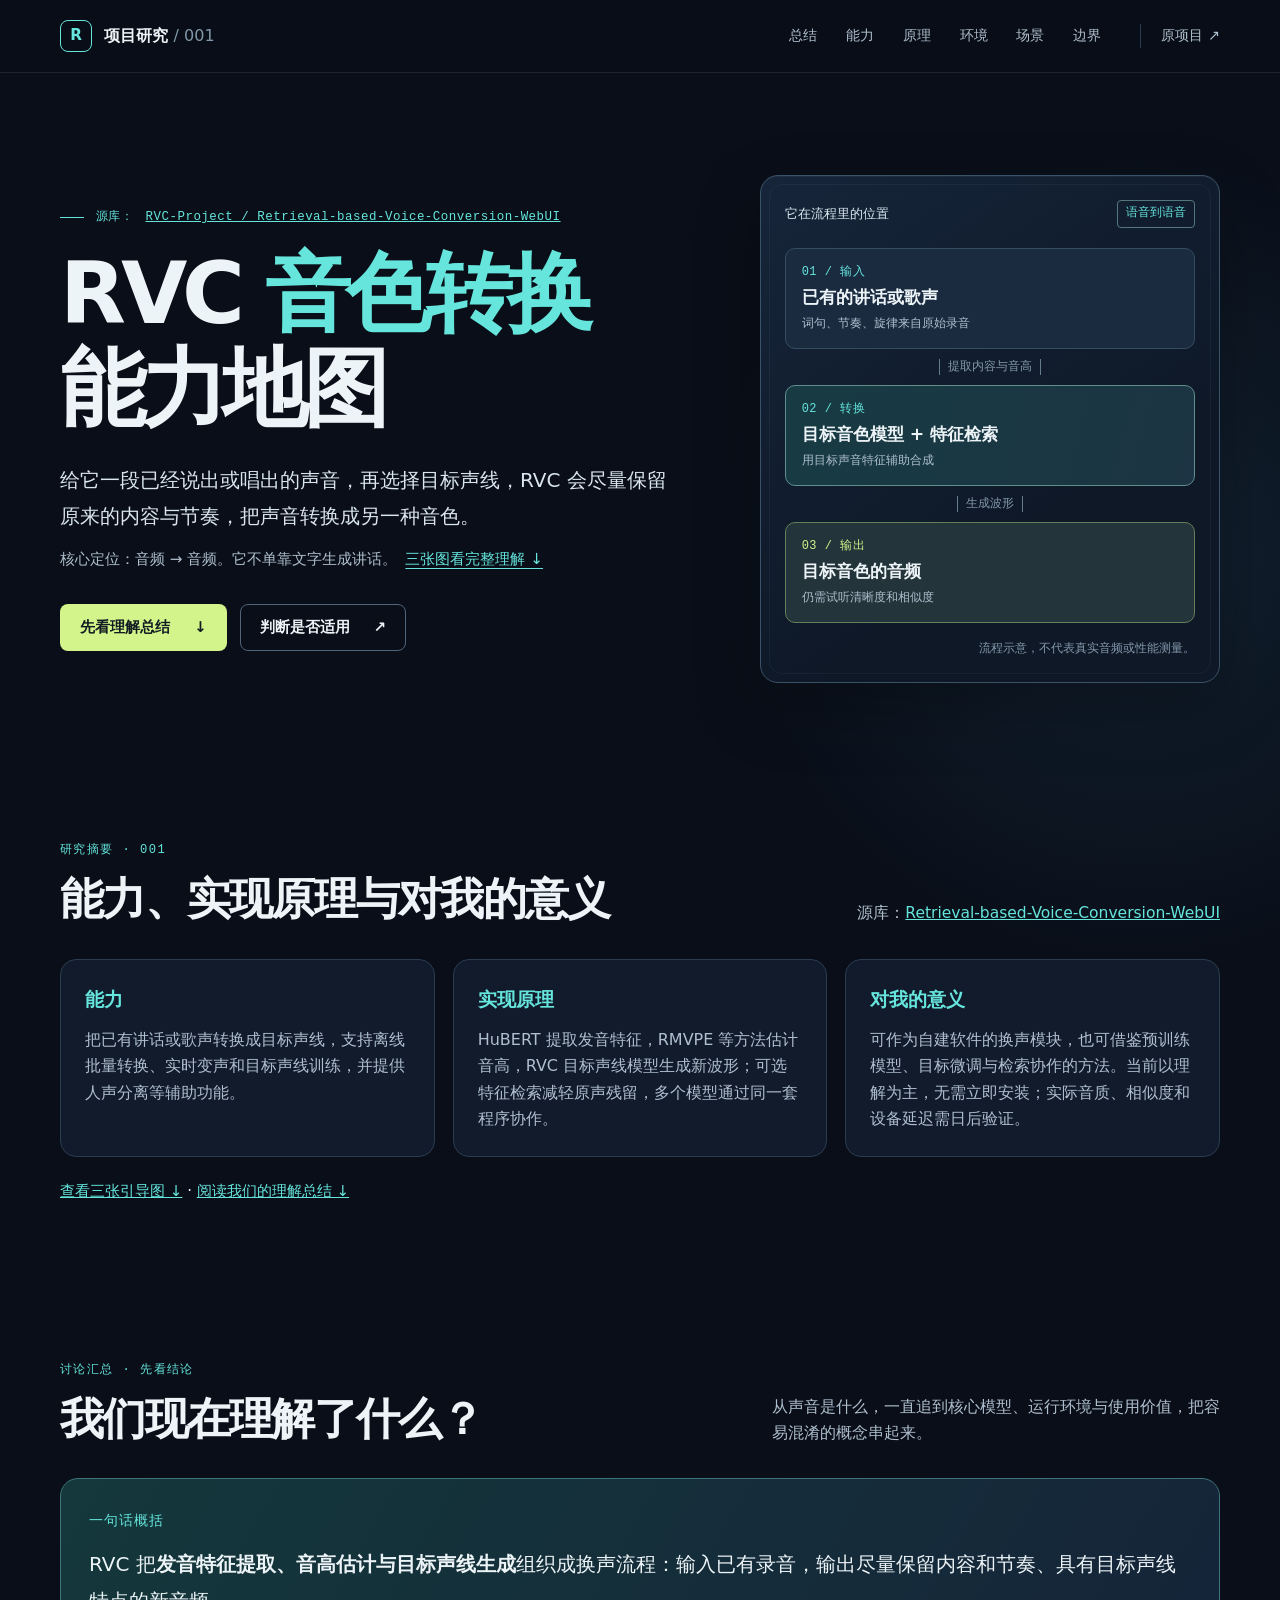
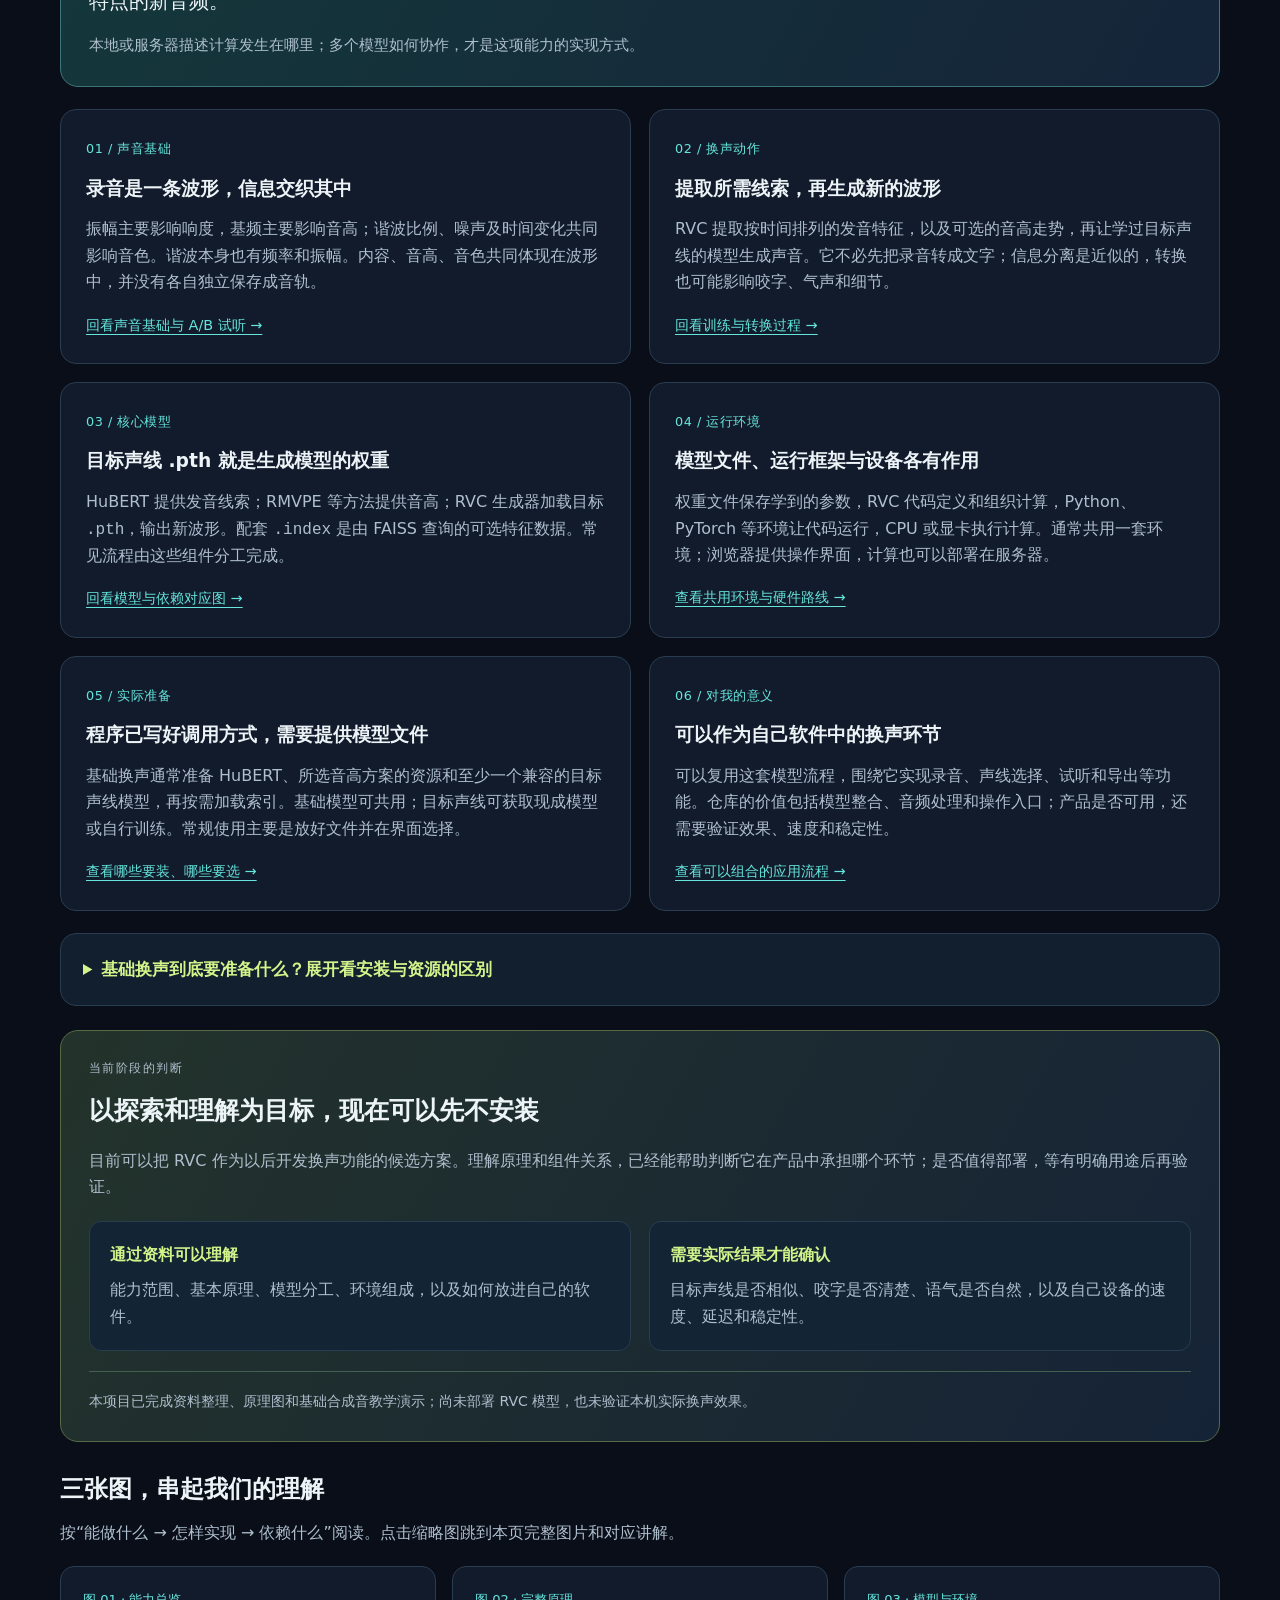
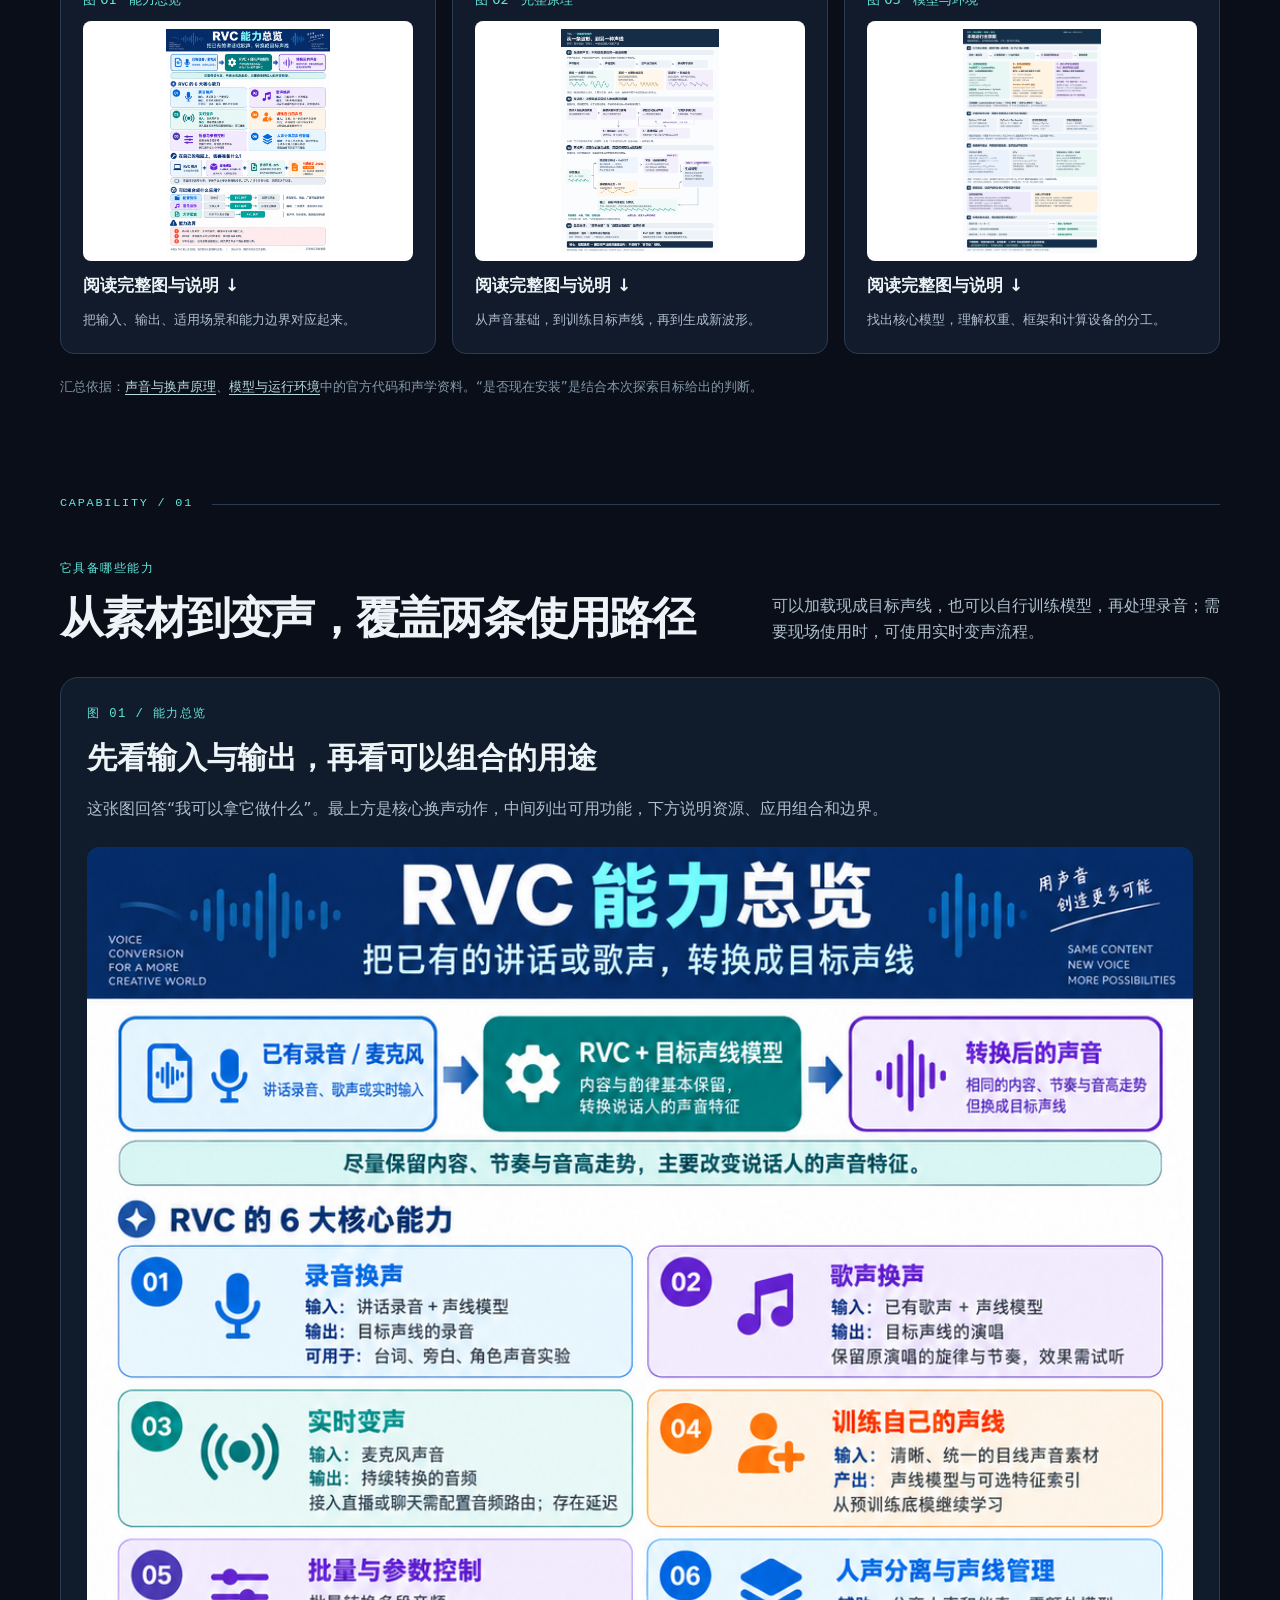
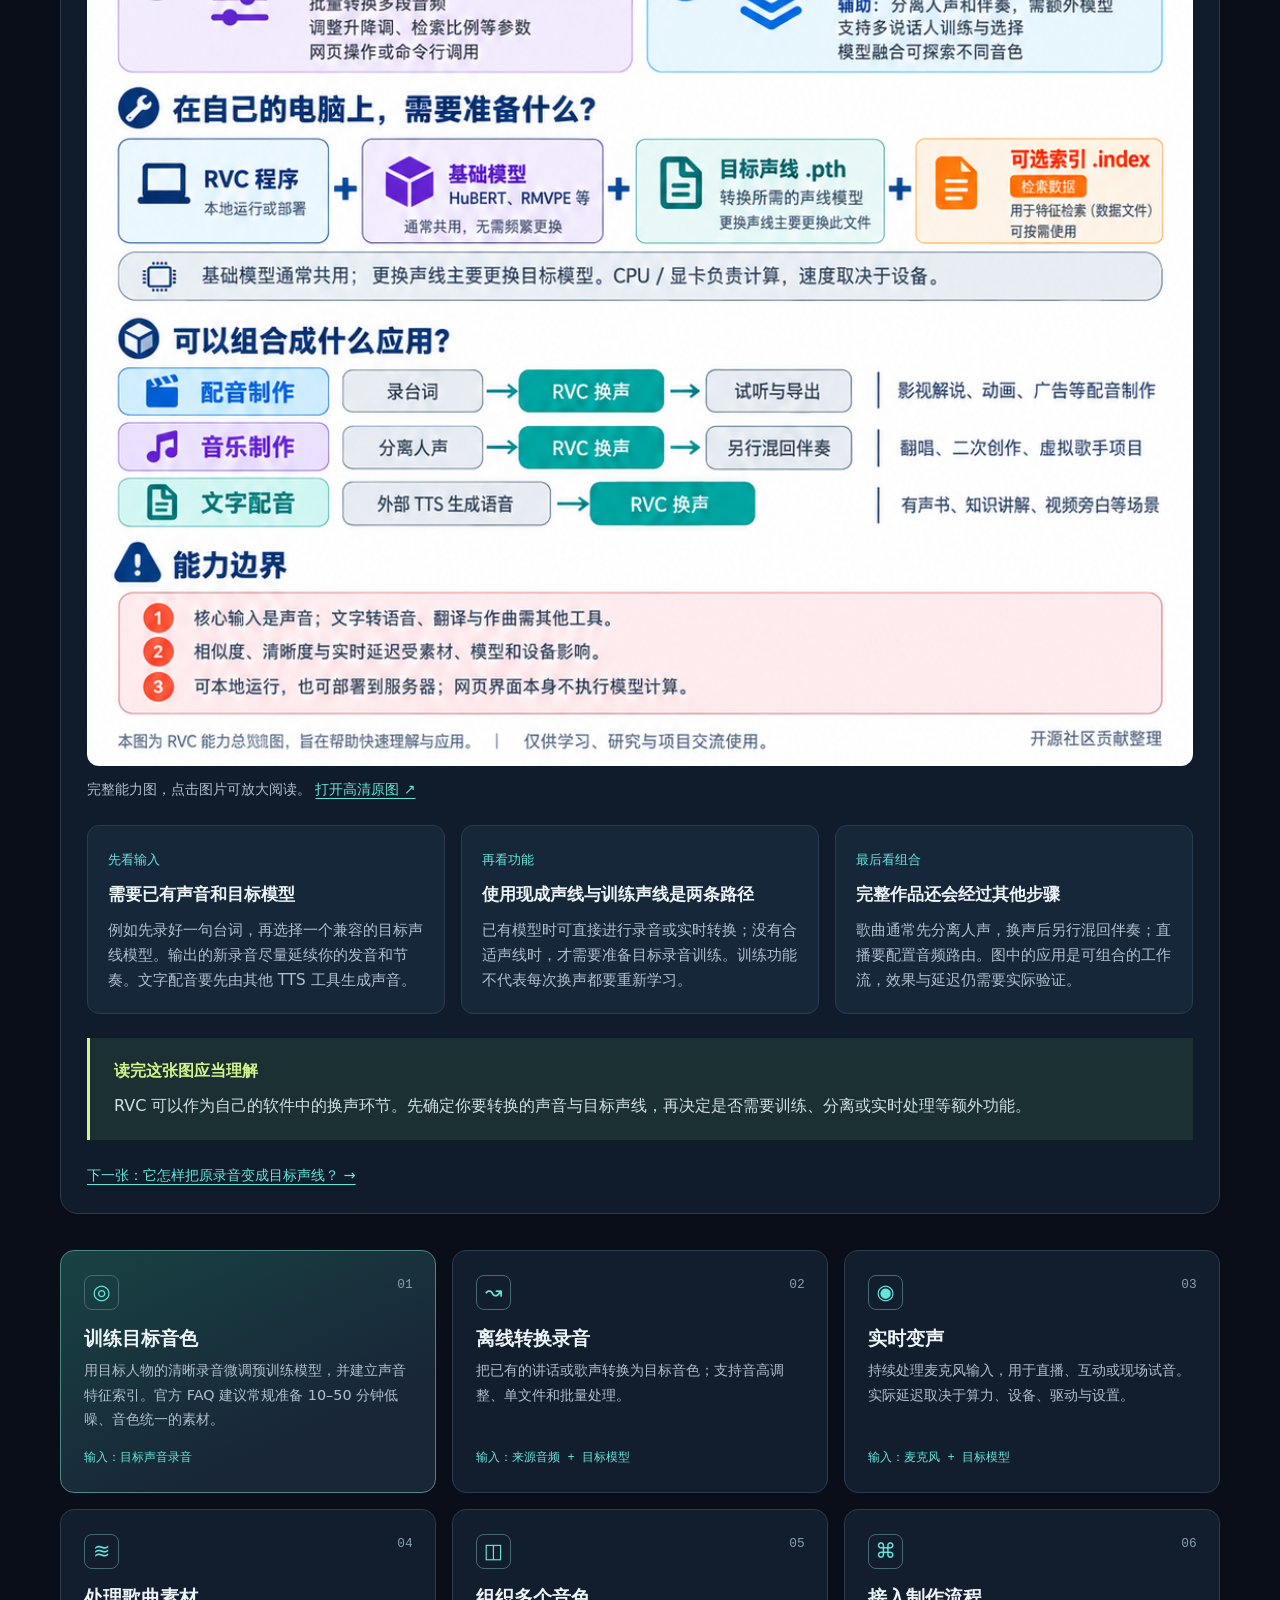
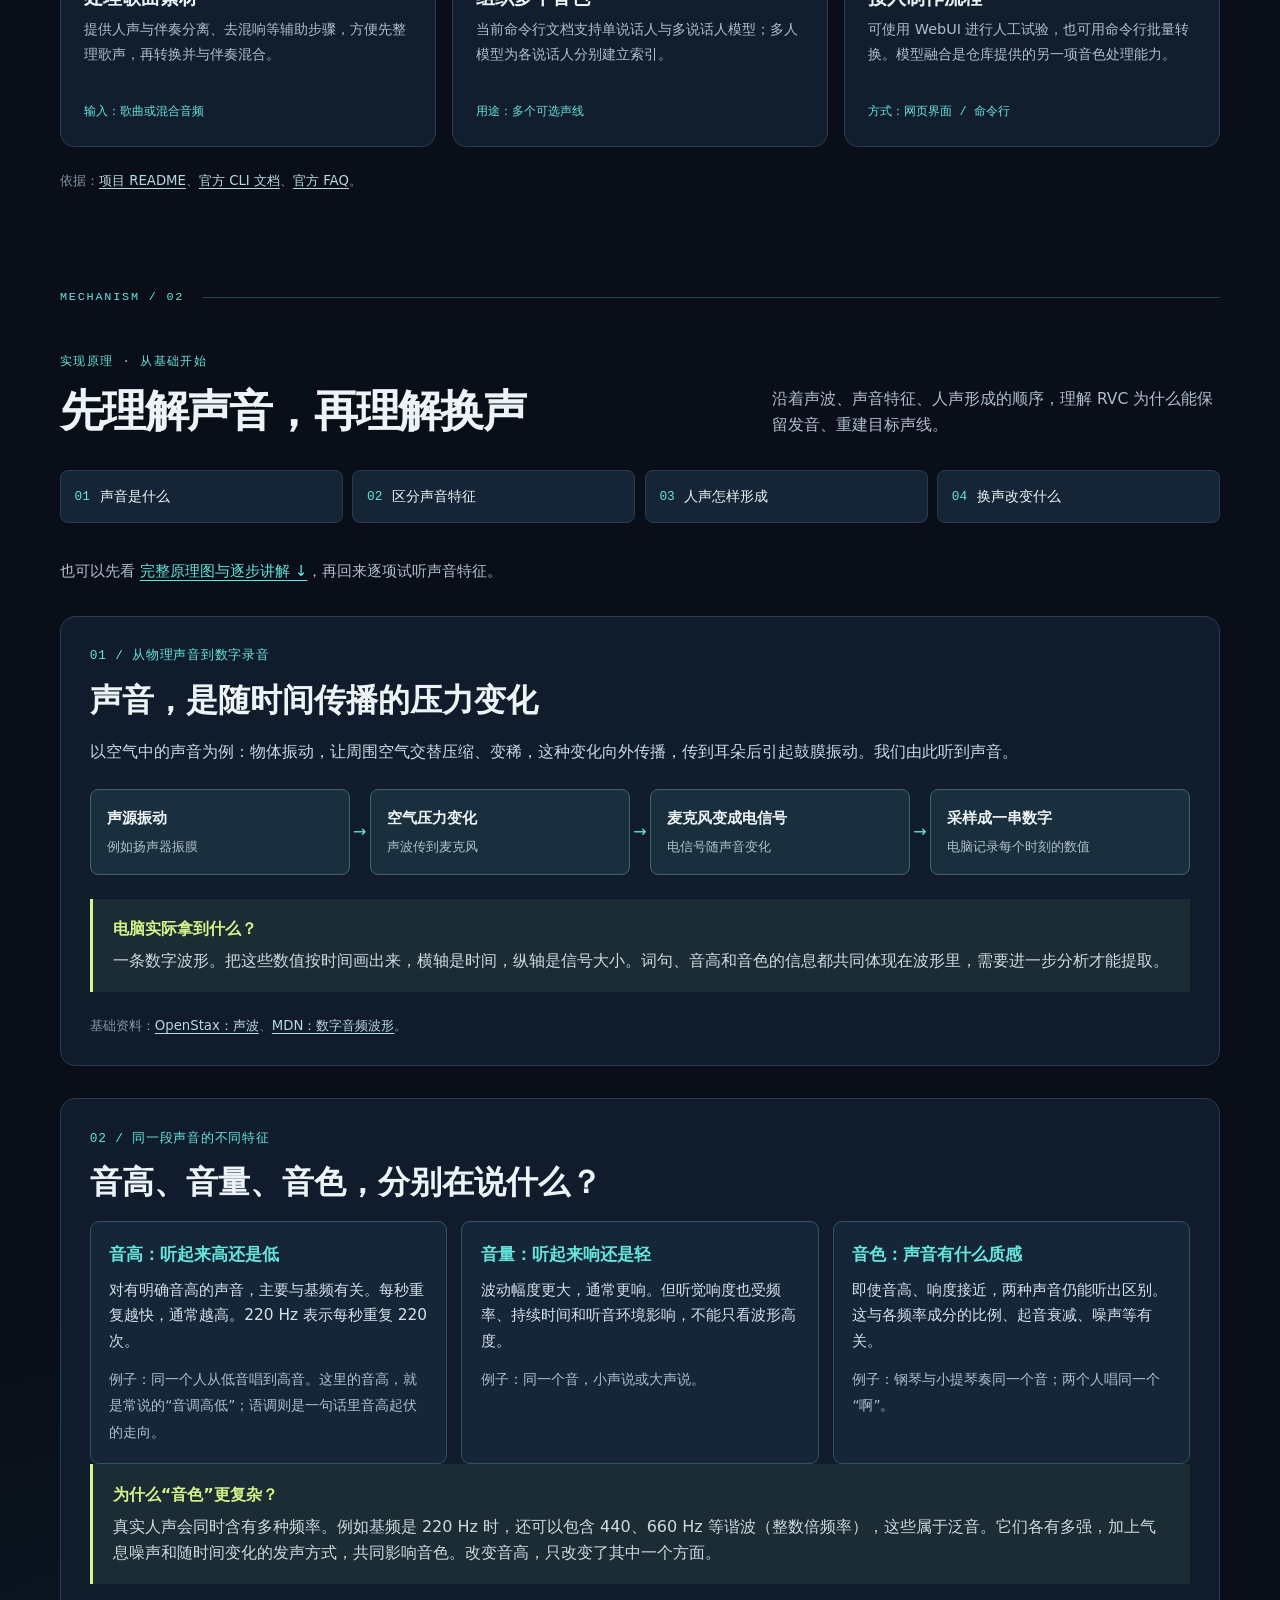
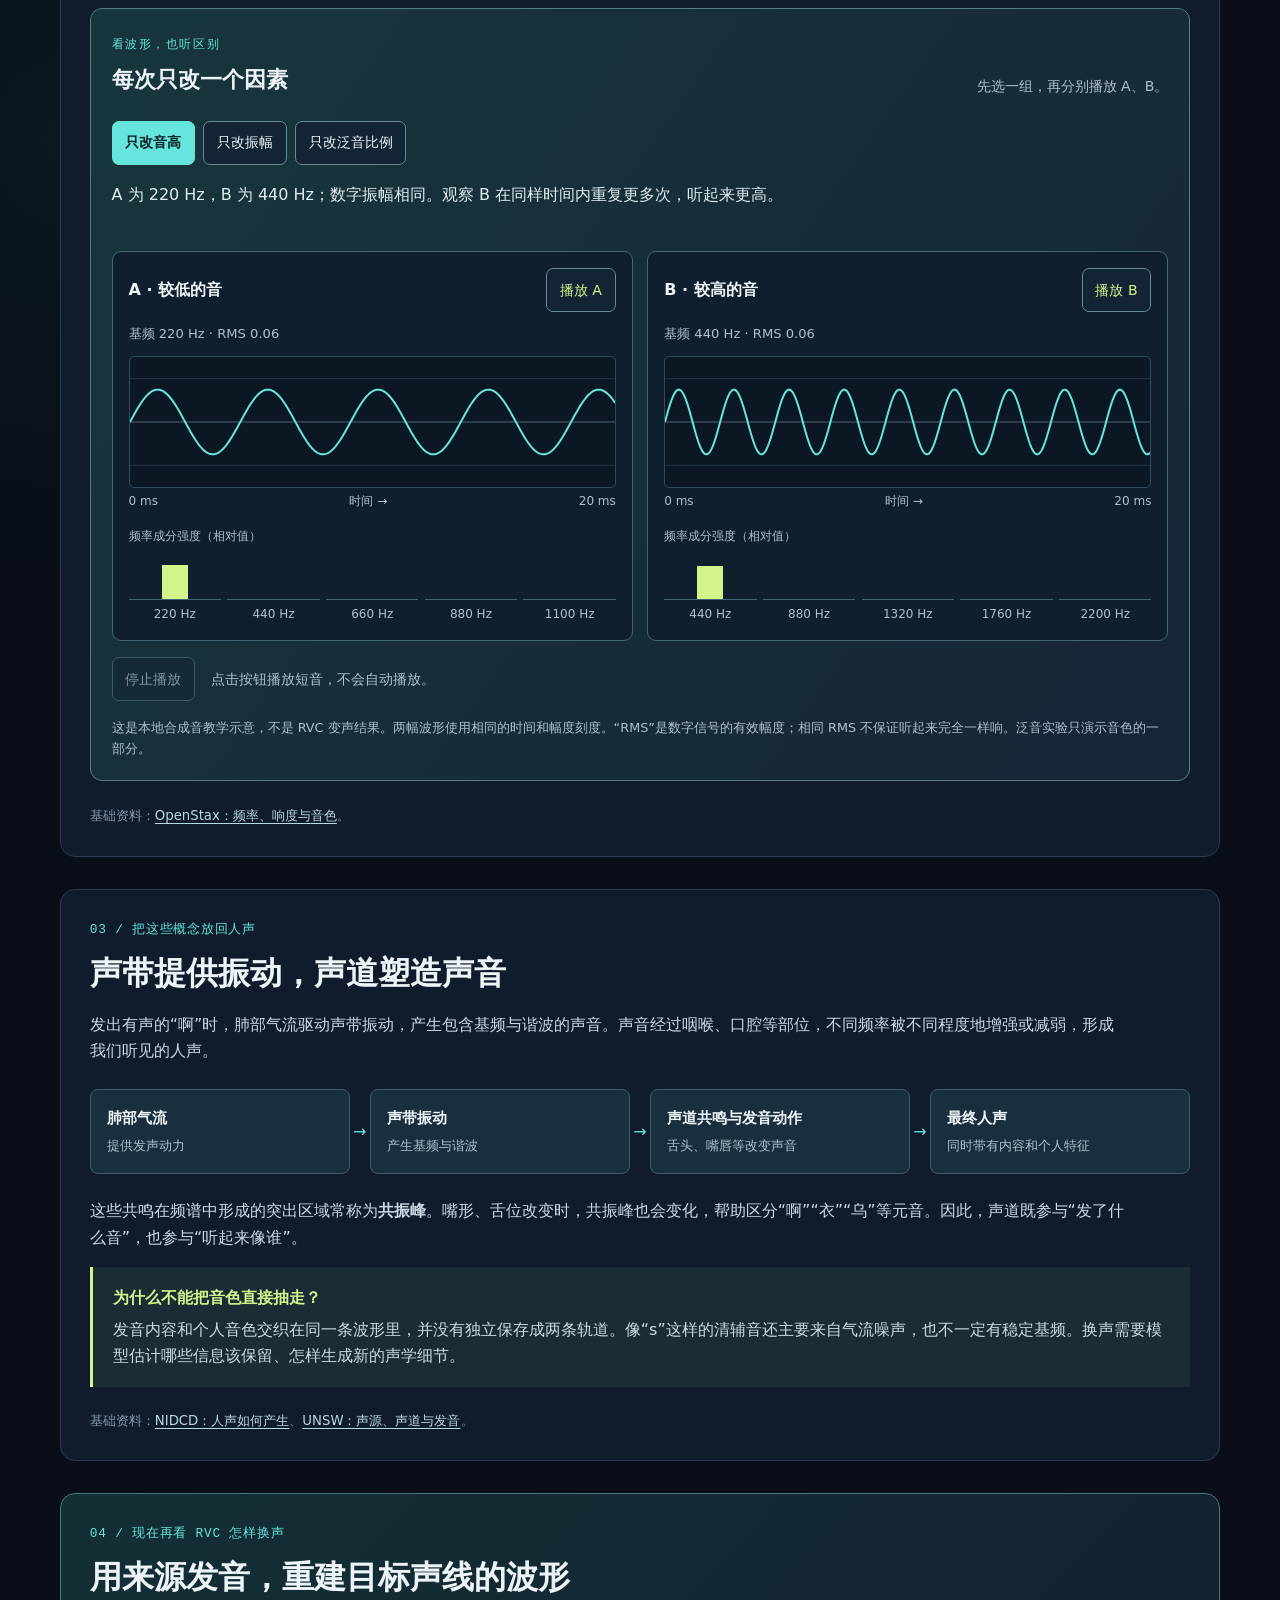
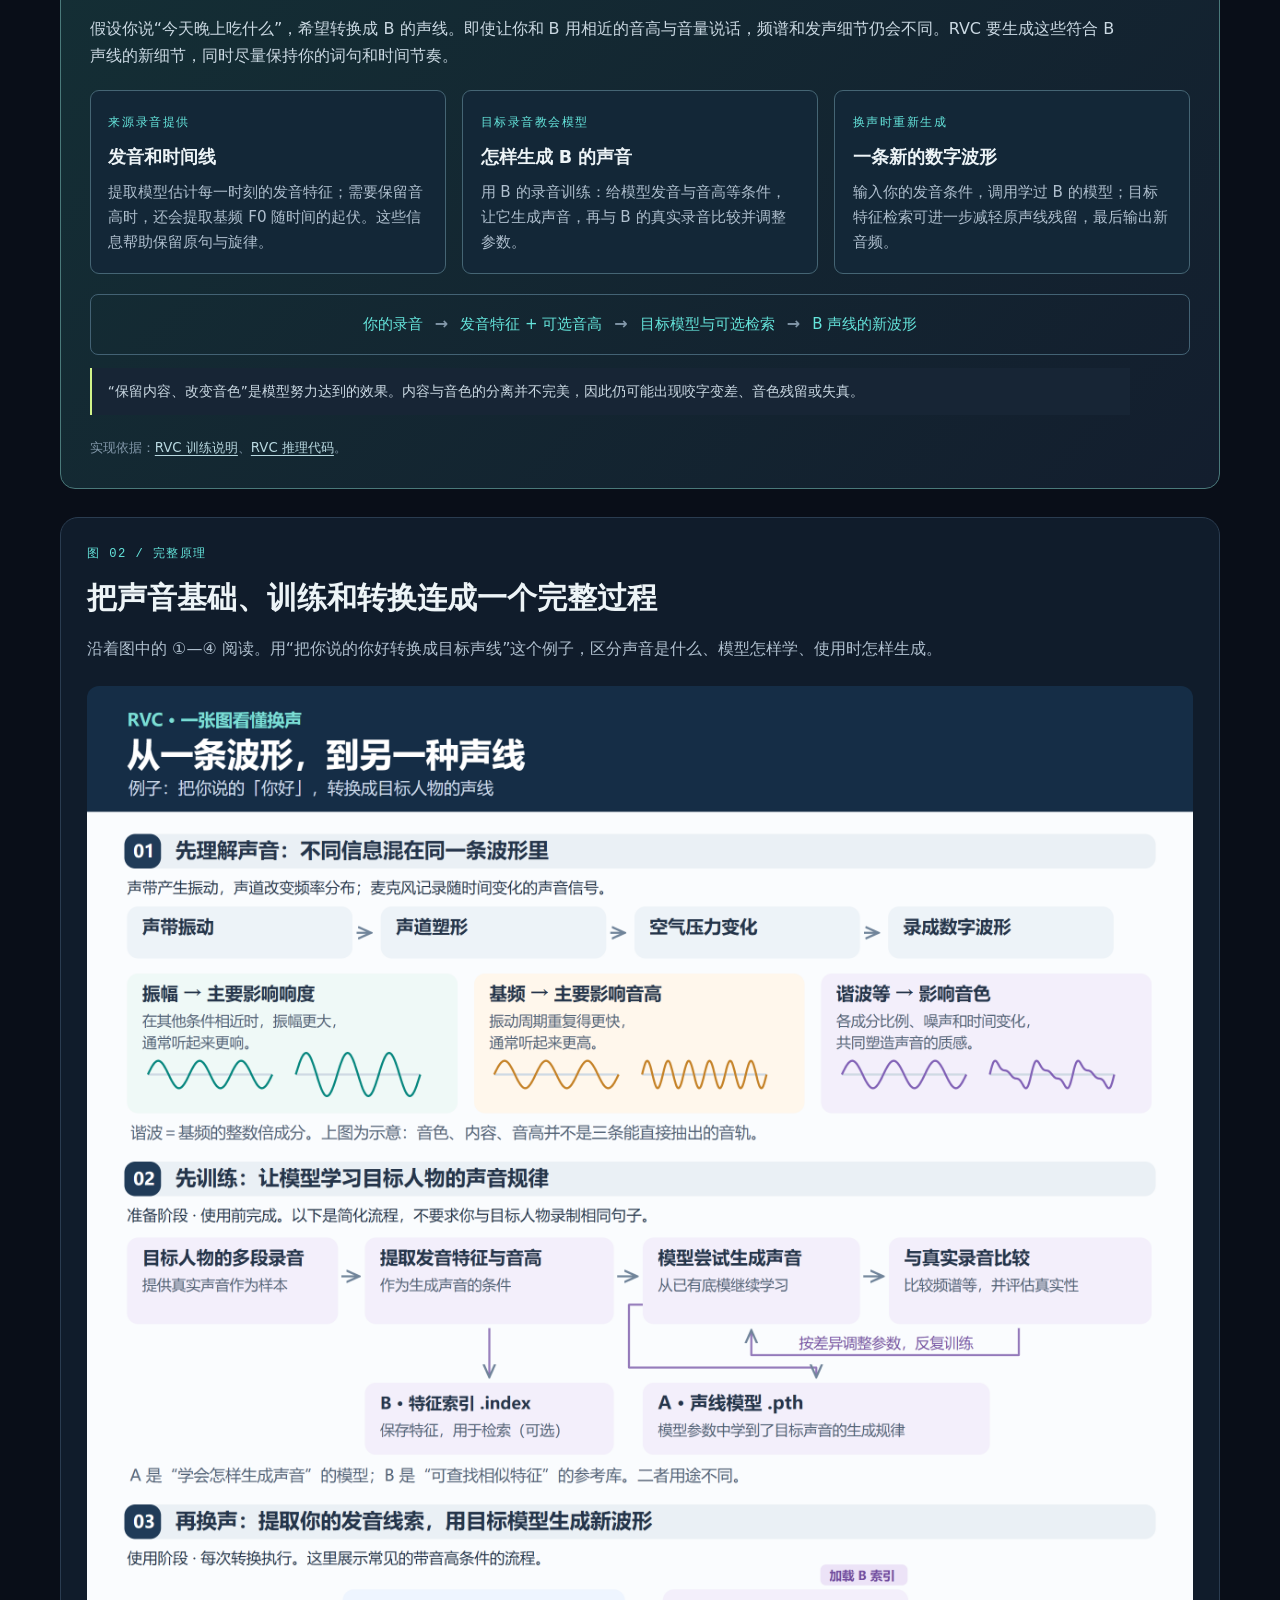
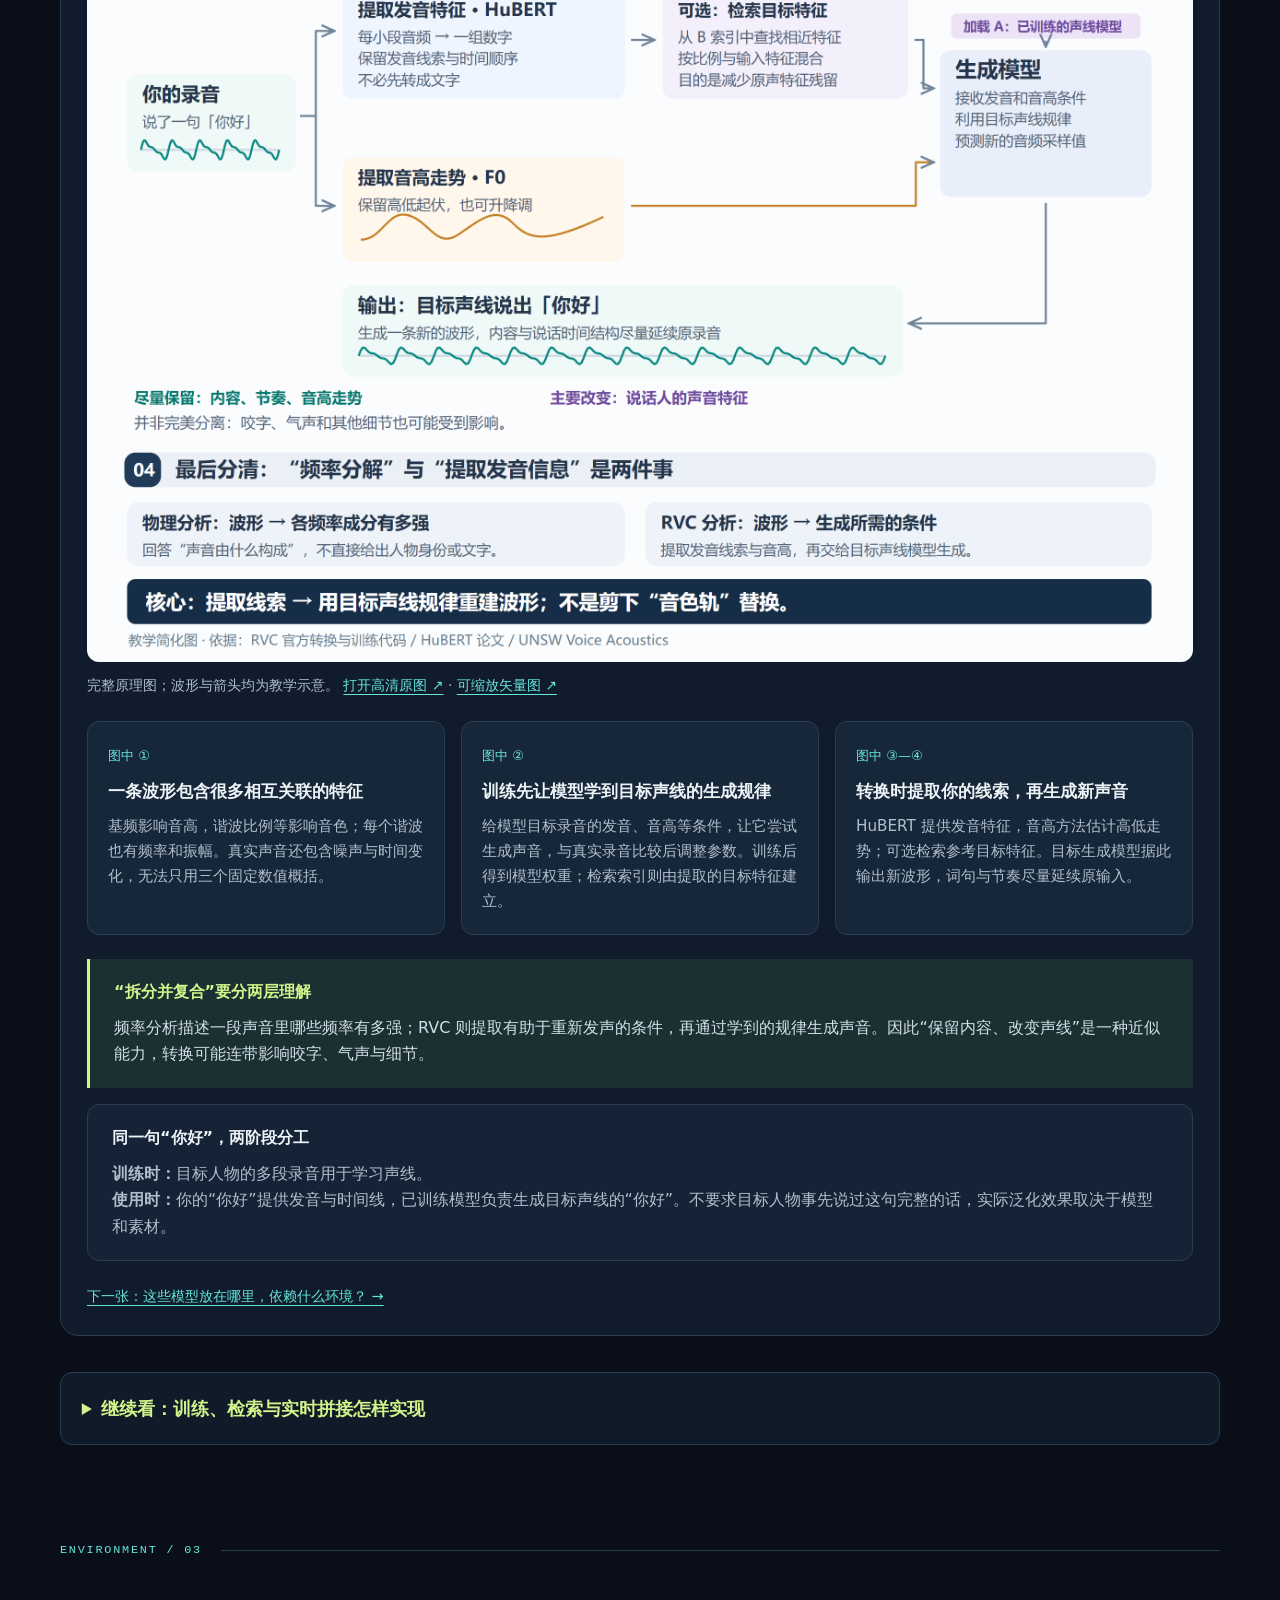
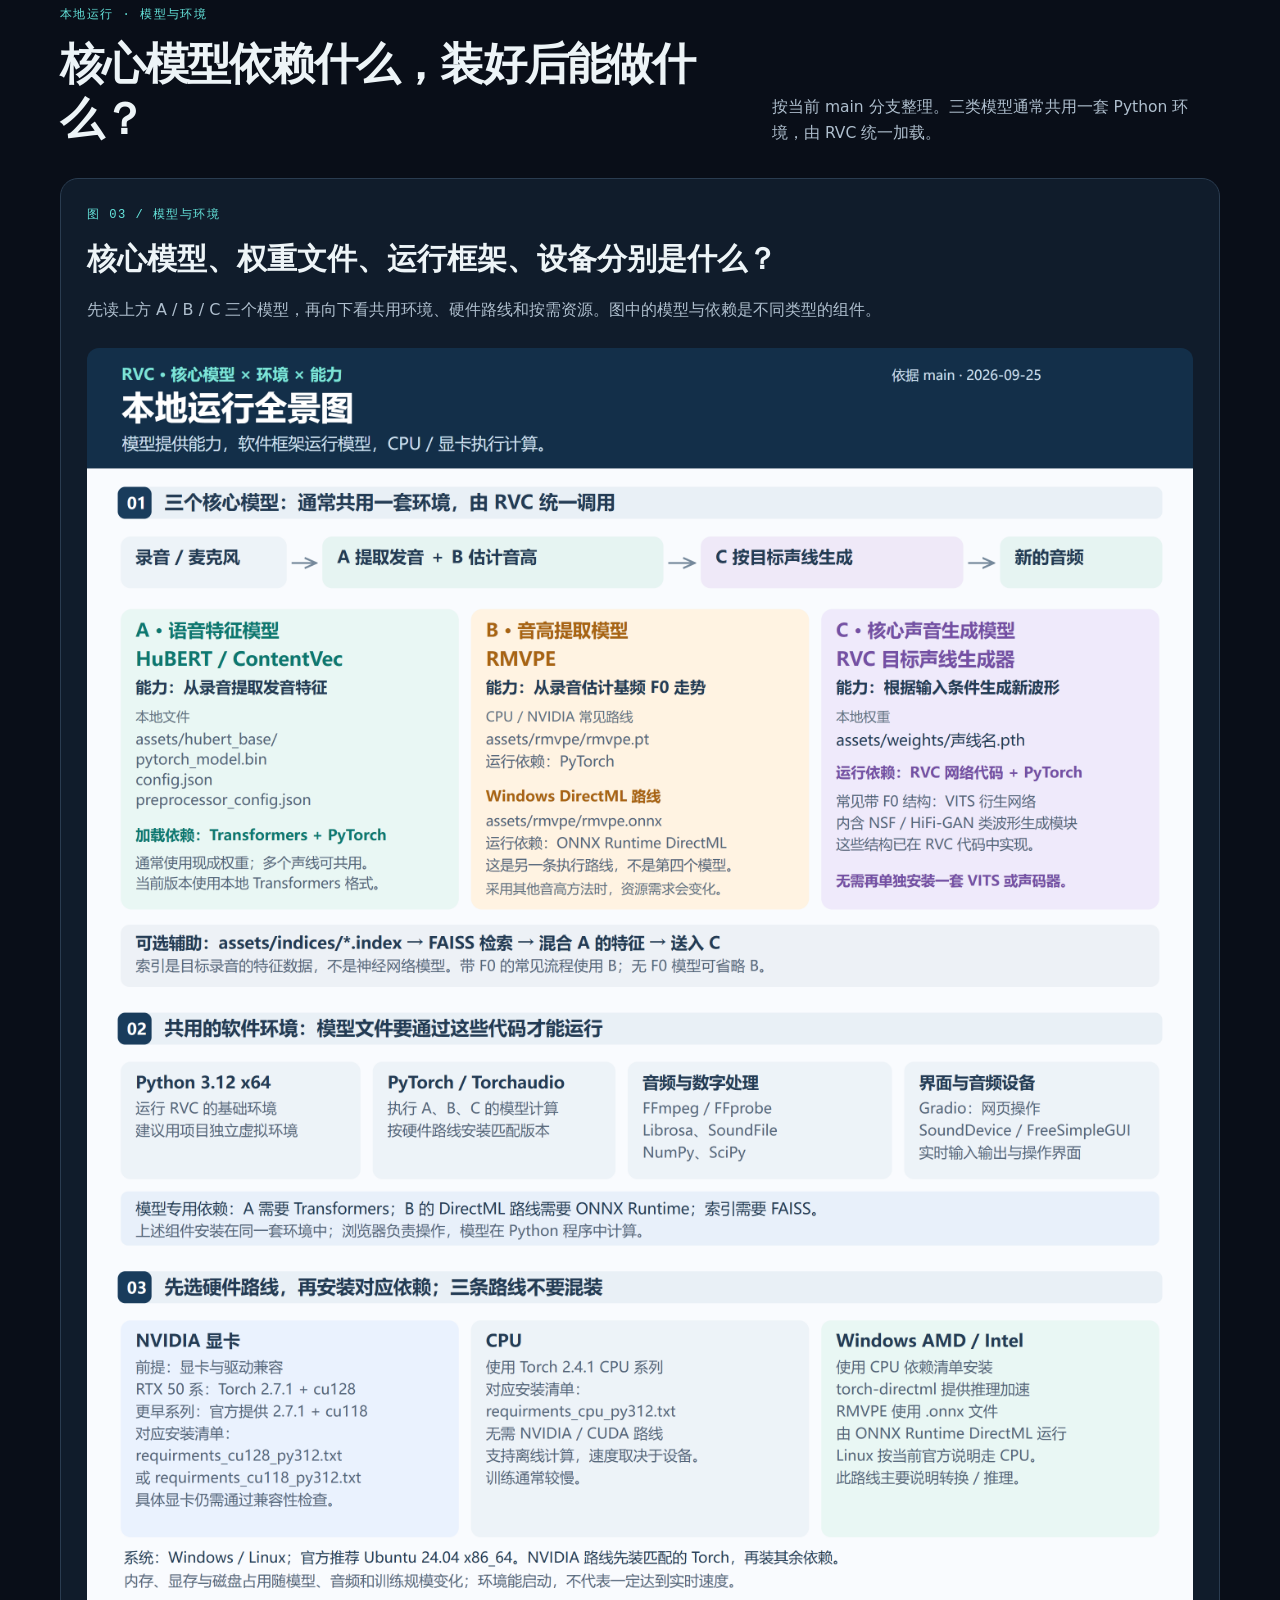
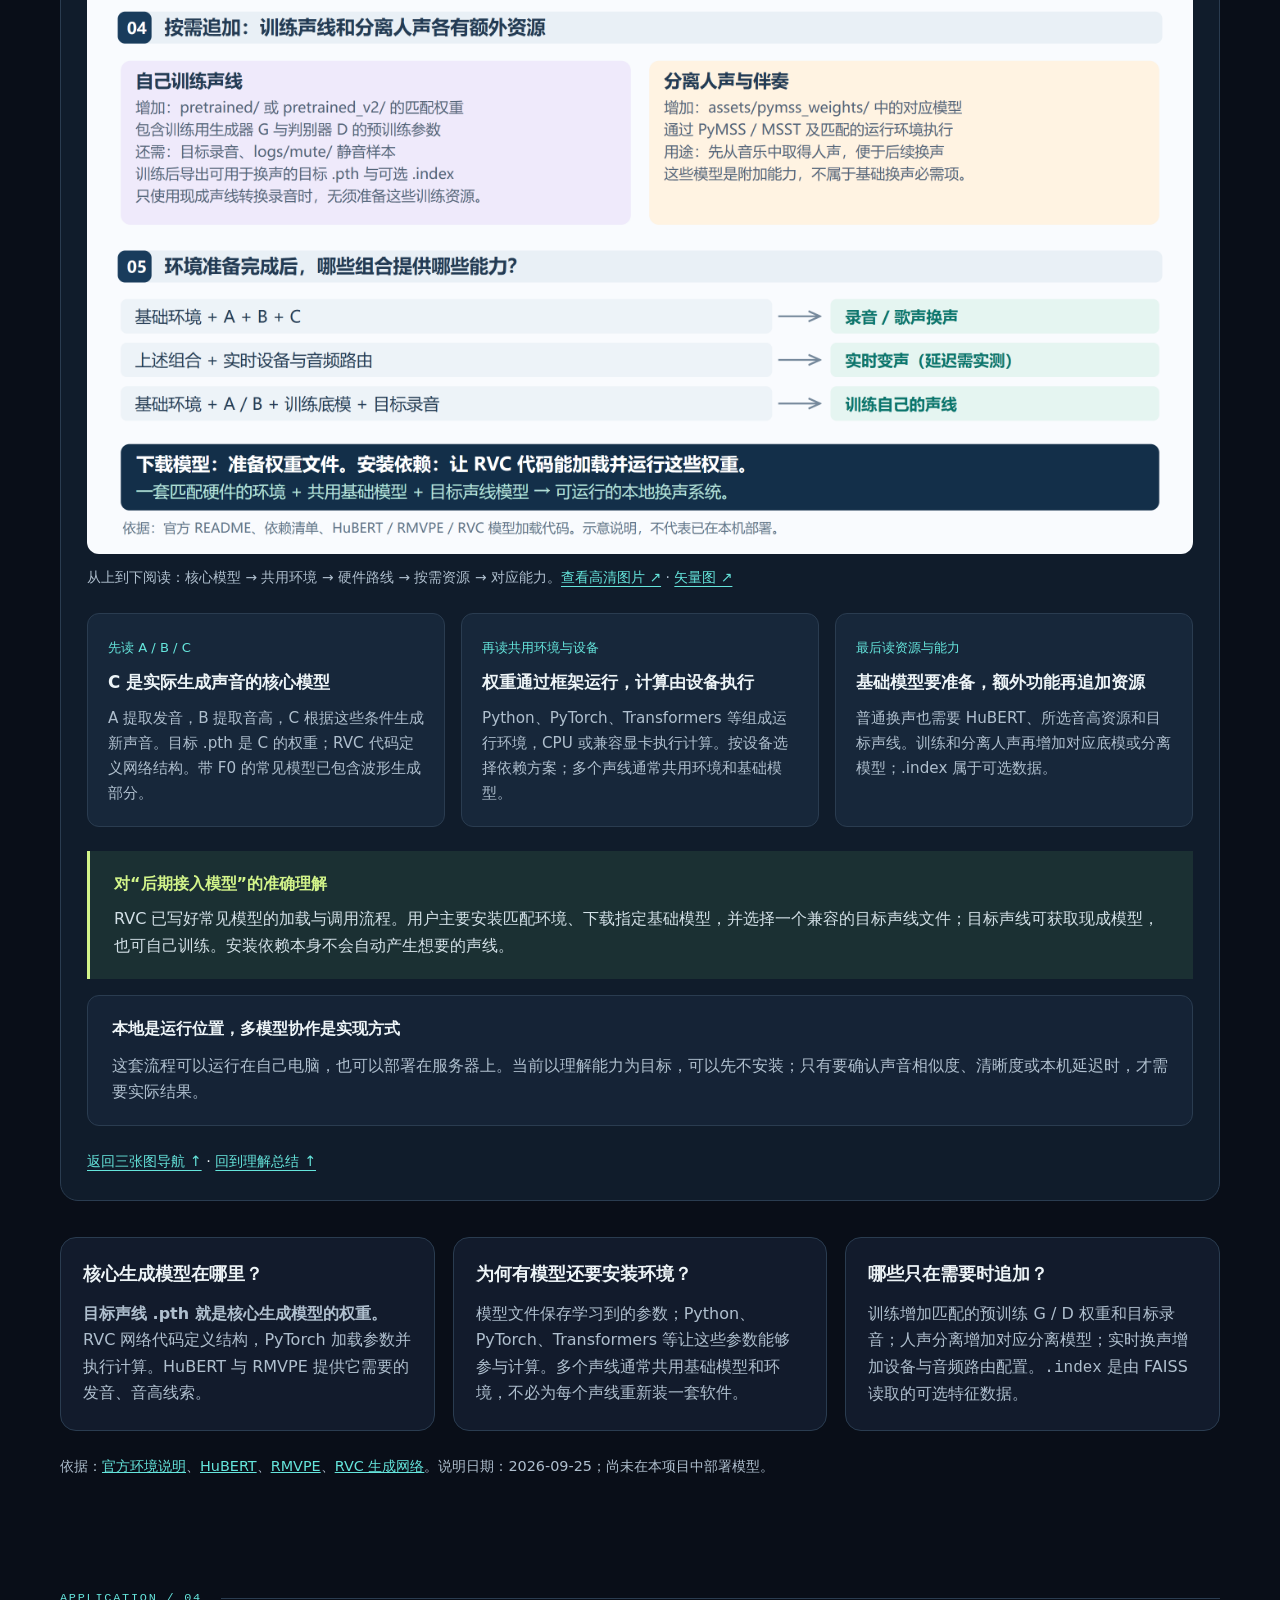
<file: docs/projects/001-rvc-voice-conversion/index.html>
<!doctype html>
<html lang="zh-CN">
<head>
  <meta charset="utf-8">
  <meta name="viewport" content="width=device-width, initial-scale=1">
  <meta name="color-scheme" content="dark">
  <meta name="description" content="研究 Retrieval-based-Voice-Conversion-WebUI：语音与歌声换声能力、多模型协作原理、运行环境，以及作为自建软件换声模块的意义。">
  <title>Retrieval-based-Voice-Conversion-WebUI · RVC 能力、原理与使用价值</title>
  <link rel="icon" type="image/svg+xml" href="favicon.svg">
  <link rel="stylesheet" href="style.css">
  <script src="sound-basics.js" defer></script>
</head>
<body>
  <a class="skip-link" href="#main">跳到正文</a>
  <header class="site-header">
    <div class="wrap header-inner">
      <a class="brand" href="../../index.html" aria-label="返回项目研究索引">
        <span class="brand-mark" aria-hidden="true">R</span>
        <span>项目研究 <strong>/ 001</strong></span>
      </a>
      <nav class="site-nav" aria-label="页面导航">
        <a href="#understanding">总结</a>
        <a href="#capabilities">能力</a>
        <a href="#mechanism">原理</a>
        <a href="#environment">环境</a>
        <a href="#scenarios">场景</a>
        <a href="#limits">边界</a>
      </nav>
      <a class="header-source" href="https://github.com/RVC-Project/Retrieval-based-Voice-Conversion-WebUI" target="_blank" rel="noopener noreferrer">原项目 ↗</a>
    </div>
  </header>

  <main id="main">
    <section class="hero wrap" aria-labelledby="page-title">
      <div class="hero-copy">
        <p class="eyebrow"><span class="eyebrow-line"></span> 源库：<a href="https://github.com/RVC-Project/Retrieval-based-Voice-Conversion-WebUI" target="_blank" rel="noopener">RVC-Project / Retrieval-based-Voice-Conversion-WebUI</a></p>
        <h1 id="page-title">RVC <span>音色转换</span><br>能力地图</h1>
        <p class="hero-lead">给它一段已经说出或唱出的声音，再选择目标声线，RVC 会尽量保留原来的内容与节奏，把声音转换成另一种音色。</p>
        <p class="hero-note">核心定位：音频 → 音频。它不单靠文字生成讲话。<a href="#visual-guide">三张图看完整理解 ↓</a></p>
        <div class="hero-actions">
          <a class="button primary" href="#understanding">先看理解总结 <span aria-hidden="true">↓</span></a>
          <a class="button secondary" href="#decision">判断是否适用 <span aria-hidden="true">↗</span></a>
        </div>
      </div>
      <div class="flow-panel" aria-label="RVC 输入与输出示意">
        <div class="flow-panel-top">
          <span class="panel-label">它在流程里的位置</span>
          <span class="panel-tag">语音到语音</span>
        </div>
        <div class="flow-stack">
          <div class="flow-item">
            <span class="flow-index">01 / 输入</span>
            <strong>已有的讲话或歌声</strong>
            <span>词句、节奏、旋律来自原始录音</span>
          </div>
          <div class="flow-connector" aria-hidden="true"><span></span>提取内容与音高<span></span></div>
          <div class="flow-item flow-engine">
            <span class="flow-index">02 / 转换</span>
            <strong>目标音色模型 + 特征检索</strong>
            <span>用目标声音特征辅助合成</span>
          </div>
          <div class="flow-connector" aria-hidden="true"><span></span>生成波形<span></span></div>
          <div class="flow-item output">
            <span class="flow-index">03 / 输出</span>
            <strong>目标音色的音频</strong>
            <span>仍需试听清晰度和相似度</span>
          </div>
        </div>
        <p class="diagram-caption">流程示意，不代表真实音频或性能测量。</p>
      </div>
    </section>


<section class="section wrap research-abstract" id="research-abstract" aria-labelledby="research-abstract-title">
 <div class="section-heading"><div><p class="section-kicker">研究摘要 · 001</p><h2 id="research-abstract-title">能力、实现原理与对我的意义</h2></div><p>源库：<a href="https://github.com/RVC-Project/Retrieval-based-Voice-Conversion-WebUI" target="_blank" rel="noopener">Retrieval-based-Voice-Conversion-WebUI</a></p></div>
 <div class="abstract-grid"><article><h3>能力</h3><p>把已有讲话或歌声转换成目标声线，支持离线批量转换、实时变声和目标声线训练，并提供人声分离等辅助功能。</p></article><article><h3>实现原理</h3><p>HuBERT 提取发音特征，RMVPE 等方法估计音高，RVC 目标声线模型生成新波形；可选特征检索减轻原声残留，多个模型通过同一套程序协作。</p></article><article><h3>对我的意义</h3><p>可作为自建软件的换声模块，也可借鉴预训练模型、目标微调与检索协作的方法。当前以理解为主，无需立即安装；实际音质、相似度和设备延迟需日后验证。</p></article></div>
 <p class="abstract-links"><a href="#visual-guide">查看三张引导图 ↓</a> · <a href="#understanding">阅读我们的理解总结 ↓</a></p>
</section>

    <section class="section wrap understanding" id="understanding" aria-labelledby="understanding-title">
      <div class="section-heading">
        <div><p class="section-kicker">讨论汇总 · 先看结论</p><h2 id="understanding-title">我们现在理解了什么？</h2></div>
        <p>从声音是什么，一直追到核心模型、运行环境与使用价值，把容易混淆的概念串起来。</p>
      </div>
      <div class="understanding-lead">
        <span class="understanding-label">一句话概括</span>
        <p>RVC 把<strong>发音特征提取、音高估计与目标声线生成</strong>组织成换声流程：输入已有录音，输出尽量保留内容和节奏、具有目标声线特点的新音频。</p>
        <span>本地或服务器描述计算发生在哪里；多个模型如何协作，才是这项能力的实现方式。</span>
      </div>
      <div class="understanding-grid">
        <article><span class="understanding-index">01 / 声音基础</span><h3>录音是一条波形，信息交织其中</h3><p>振幅主要影响响度，基频主要影响音高；谐波比例、噪声及时间变化共同影响音色。谐波本身也有频率和振幅。内容、音高、音色共同体现在波形中，并没有各自独立保存成音轨。</p><a href="#sound-nature">回看声音基础与 A/B 试听 →</a></article>
        <article><span class="understanding-index">02 / 换声动作</span><h3>提取所需线索，再生成新的波形</h3><p>RVC 提取按时间排列的发音特征，以及可选的音高走势，再让学过目标声线的模型生成声音。它不必先把录音转成文字；信息分离是近似的，转换也可能影响咬字、气声和细节。</p><a href="#voice-rebuild">回看训练与转换过程 →</a></article>
        <article><span class="understanding-index">03 / 核心模型</span><h3>目标声线 .pth 就是生成模型的权重</h3><p>HuBERT 提供发音线索；RMVPE 等方法提供音高；RVC 生成器加载目标 <code>.pth</code>，输出新波形。配套 <code>.index</code> 是由 FAISS 查询的可选特征数据。常见流程由这些组件分工完成。</p><a href="#environment">回看模型与依赖对应图 →</a></article>
        <article><span class="understanding-index">04 / 运行环境</span><h3>模型文件、运行框架与设备各有作用</h3><p>权重文件保存学到的参数，RVC 代码定义和组织计算，Python、PyTorch 等环境让代码运行，CPU 或显卡执行计算。通常共用一套环境；浏览器提供操作界面，计算也可以部署在服务器。</p><a href="#environment">查看共用环境与硬件路线 →</a></article>
        <article><span class="understanding-index">05 / 实际准备</span><h3>程序已写好调用方式，需要提供模型文件</h3><p>基础换声通常准备 HuBERT、所选音高方案的资源和至少一个兼容的目标声线模型，再按需加载索引。基础模型可共用；目标声线可获取现成模型或自行训练。常规使用主要是放好文件并在界面选择。</p><a href="#understanding-resources">查看哪些要装、哪些要选 →</a></article>
        <article><span class="understanding-index">06 / 对我的意义</span><h3>可以作为自己软件中的换声环节</h3><p>可以复用这套模型流程，围绕它实现录音、声线选择、试听和导出等功能。仓库的价值包括模型整合、音频处理和操作入口；产品是否可用，还需要验证效果、速度和稳定性。</p><a href="#scenarios">查看可以组合的应用流程 →</a></article>
      </div>

      <details class="understanding-resources" id="understanding-resources">
        <summary>基础换声到底要准备什么？展开看安装与资源的区别</summary>
        <div class="understanding-table-scroll" role="region" aria-label="基础换声准备清单" tabindex="0">
          <table class="understanding-table">
            <thead><tr><th scope="col">类别</th><th scope="col">具体资源</th><th scope="col">需要做什么</th></tr></thead>
            <tbody>
              <tr><th scope="row">安装的环境</th><td>Python、匹配硬件的 PyTorch、音频处理与界面依赖</td><td>按对应版本的依赖清单安装，通常多个声线共用。</td></tr>
              <tr><th scope="row">下载的基础模型</th><td>HuBERT；采用 RMVPE 时准备对应模型文件</td><td>按项目指定格式和路径放置；程序已有调用方式。</td></tr>
              <tr><th scope="row">选择的目标声线</th><td>兼容的目标 <code>.pth</code> 与可选配套 <code>.index</code></td><td>获取现成模型，或用目标录音训练；安装依赖不会自动产生想要的声线。</td></tr>
              <tr><th scope="row">额外能力</th><td>训练底模、训练录音，或人声分离模型</td><td>需要训练自己的声线或分离人声时，再准备对应资源。</td></tr>
            </tbody>
          </table>
        </div>
        <p>常规换声无需自己编程接入每个模型。自己研发新模型或改造转换流程，则属于进一步的开发工作。具体版本和目录见下方“环境”章节。</p>
      </details>

      <div class="understanding-decision">
        <p class="section-kicker">当前阶段的判断</p>
        <h3>以探索和理解为目标，现在可以先不安装</h3>
        <p>目前可以把 RVC 作为以后开发换声功能的候选方案。理解原理和组件关系，已经能帮助判断它在产品中承担哪个环节；是否值得部署，等有明确用途后再验证。</p>
        <div class="understanding-evidence">
          <div><strong>通过资料可以理解</strong><p>能力范围、基本原理、模型分工、环境组成，以及如何放进自己的软件。</p></div>
          <div><strong>需要实际结果才能确认</strong><p>目标声线是否相似、咬字是否清楚、语气是否自然，以及自己设备的速度、延迟和稳定性。</p></div>
        </div>
        <p class="understanding-status">本项目已完成资料整理、原理图和基础合成音教学演示；尚未部署 RVC 模型，也未验证本机实际换声效果。</p>
      </div>

      <div class="visual-guide" id="visual-guide" aria-labelledby="visual-guide-title">
 <h3 id="visual-guide-title">三张图，串起我们的理解</h3>
 <p>按“能做什么 → 怎样实现 → 依赖什么”阅读。点击缩略图跳到本页完整图片和对应讲解。</p>
 <div class="understanding-gallery">
<a href="#capability-diagram"><span>图 01 · 能力总览</span><img src="assets/rvc-capabilities-overview.png" width="1070" height="1470" loading="lazy" alt="能力总览完整图缩略图"><strong>阅读完整图与说明 ↓</strong><small>把输入、输出、适用场景和能力边界对应起来。</small></a><a href="#principle-diagram"><span>图 02 · 完整原理</span><img src="assets/rvc-principle-overview.png" width="2400" height="3420" loading="lazy" alt="完整原理完整图缩略图"><strong>阅读完整图与说明 ↓</strong><small>从声音基础，到训练目标声线，再到生成新波形。</small></a><a href="#environment-diagram"><span>图 03 · 模型与环境</span><img src="assets/rvc-model-environment-map.png" width="2700" height="4410" loading="lazy" alt="模型与环境完整图缩略图"><strong>阅读完整图与说明 ↓</strong><small>找出核心模型，理解权重、框架和计算设备的分工。</small></a></div></div>
      <p class="section-source">汇总依据：<a href="#mechanism">声音与换声原理</a>、<a href="#environment">模型与运行环境</a>中的官方代码和声学资料。“是否现在安装”是结合本次探索目标给出的判断。</p>
    </section>

    <div class="section-divider wrap"><span>CAPABILITY / 01</span></div>
    <section class="section wrap" id="capabilities" aria-labelledby="capabilities-title">
      <div class="section-heading">
        <div>
          <p class="section-kicker">它具备哪些能力</p>
          <h2 id="capabilities-title">从素材到变声，覆盖两条使用路径</h2>
        </div>
        <p>可以加载现成目标声线，也可以自行训练模型，再处理录音；需要现场使用时，可使用实时变声流程。</p>
      </div>
<article class="diagram-article" id="capability-diagram" aria-labelledby="capability-diagram-title">
 <div class="diagram-heading"><p class="section-kicker">图 01 / 能力总览</p><h3 id="capability-diagram-title">先看输入与输出，再看可以组合的用途</h3>
 <p>这张图回答“我可以拿它做什么”。最上方是核心换声动作，中间列出可用功能，下方说明资源、应用组合和边界。</p></div>
<figure class="explainer-figure">
  <a class="explainer-image-link" href="assets/rvc-capabilities-overview.png" target="_blank" rel="noopener" aria-label="打开高清原图：RVC 能力总览：已有音频经目标模型转换为新声线，包含录音与歌声转换、实时变声、声线训练、批量参数控制、人声分离及应用组合。">
   <img src="assets/rvc-capabilities-overview.png" width="1070" height="1470" loading="lazy" decoding="async" alt="RVC 能力总览：已有音频经目标模型转换为新声线，包含录音与歌声转换、实时变声、声线训练、批量参数控制、人声分离及应用组合。">
  </a>
  <figcaption>完整能力图，点击图片可放大阅读。 <a href="assets/rvc-capabilities-overview.png" target="_blank" rel="noopener">打开高清原图 ↗</a></figcaption>
 </figure>
 <ol class="diagram-reading">
  <li><span>先看输入</span><h4>需要已有声音和目标模型</h4><p>例如先录好一句台词，再选择一个兼容的目标声线模型。输出的新录音尽量延续你的发音和节奏。文字配音要先由其他 TTS 工具生成声音。</p></li>
  <li><span>再看功能</span><h4>使用现成声线与训练声线是两条路径</h4><p>已有模型时可直接进行录音或实时转换；没有合适声线时，才需要准备目标录音训练。训练功能不代表每次换声都要重新学习。</p></li>
  <li><span>最后看组合</span><h4>完整作品还会经过其他步骤</h4><p>歌曲通常先分离人声，换声后另行混回伴奏；直播要配置音频路由。图中的应用是可组合的工作流，效果与延迟仍需要实际验证。</p></li>
 </ol>
 <div class="diagram-key"><strong>读完这张图应当理解</strong><p>RVC 可以作为自己的软件中的换声环节。先确定你要转换的声音与目标声线，再决定是否需要训练、分离或实时处理等额外功能。</p></div>
 <p class="diagram-next"><a href="#principle-diagram">下一张：它怎样把原录音变成目标声线？ →</a></p>
</article>

      <div class="capability-grid">
        <article class="capability-card featured">
          <span class="card-num">01</span>
          <div class="card-icon" aria-hidden="true">◎</div>
          <h3>训练目标音色</h3>
          <p>用目标人物的清晰录音微调预训练模型，并建立声音特征索引。官方 FAQ 建议常规准备 10–50 分钟低噪、音色统一的素材。</p>
          <span class="card-meta">输入：目标声音录音</span>
        </article>
        <article class="capability-card">
          <span class="card-num">02</span>
          <div class="card-icon" aria-hidden="true">↝</div>
          <h3>离线转换录音</h3>
          <p>把已有的讲话或歌声转换为目标音色；支持音高调整、单文件和批量处理。</p>
          <span class="card-meta">输入：来源音频 + 目标模型</span>
        </article>
        <article class="capability-card">
          <span class="card-num">03</span>
          <div class="card-icon" aria-hidden="true">◉</div>
          <h3>实时变声</h3>
          <p>持续处理麦克风输入，用于直播、互动或现场试音。实际延迟取决于算力、设备、驱动与设置。</p>
          <span class="card-meta">输入：麦克风 + 目标模型</span>
        </article>
        <article class="capability-card">
          <span class="card-num">04</span>
          <div class="card-icon" aria-hidden="true">≋</div>
          <h3>处理歌曲素材</h3>
          <p>提供人声与伴奏分离、去混响等辅助步骤，方便先整理歌声，再转换并与伴奏混合。</p>
          <span class="card-meta">输入：歌曲或混合音频</span>
        </article>
        <article class="capability-card">
          <span class="card-num">05</span>
          <div class="card-icon" aria-hidden="true">◫</div>
          <h3>组织多个音色</h3>
          <p>当前命令行文档支持单说话人与多说话人模型；多人模型为各说话人分别建立索引。</p>
          <span class="card-meta">用途：多个可选声线</span>
        </article>
        <article class="capability-card">
          <span class="card-num">06</span>
          <div class="card-icon" aria-hidden="true">⌘</div>
          <h3>接入制作流程</h3>
          <p>可使用 WebUI 进行人工试验，也可用命令行批量转换。模型融合是仓库提供的另一项音色处理能力。</p>
          <span class="card-meta">方式：网页界面 / 命令行</span>
        </article>
      </div>
      <p class="section-source">依据：<a href="https://github.com/RVC-Project/Retrieval-based-Voice-Conversion-WebUI" target="_blank" rel="noopener noreferrer">项目 README</a>、<a href="https://github.com/RVC-Project/Retrieval-based-Voice-Conversion-WebUI/blob/main/docs/cn/cli.md" target="_blank" rel="noopener noreferrer">官方 CLI 文档</a>、<a href="https://github.com/RVC-Project/Retrieval-based-Voice-Conversion-WebUI/blob/main/docs/cn/faq.md" target="_blank" rel="noopener noreferrer">官方 FAQ</a>。</p>
    </section>

    <div class="section-divider wrap"><span>MECHANISM / 02</span></div>
    <section class="section wrap" id="mechanism" aria-labelledby="mechanism-title">
      <div class="section-heading">
        <div><p class="section-kicker">实现原理 · 从基础开始</p><h2 id="mechanism-title">先理解声音，再理解换声</h2></div>
        <p>沿着声波、声音特征、人声形成的顺序，理解 RVC 为什么能保留发音、重建目标声线。</p>
      </div>

      <nav class="learning-path" aria-label="声音与换声的理解顺序">
        <a href="#sound-nature"><span>01</span>声音是什么</a>
        <a href="#sound-properties"><span>02</span>区分声音特征</a>
        <a href="#human-voice"><span>03</span>人声怎样形成</a>
        <a href="#voice-rebuild"><span>04</span>换声改变什么</a>
      </nav>

      <p class="diagram-inline-link">也可以先看 <a href="#principle-diagram">完整原理图与逐步讲解 ↓</a>，再回来逐项试听声音特征。</p>
      <article class="lesson-block" id="sound-nature" aria-labelledby="sound-nature-title">
        <p class="lesson-number">01 / 从物理声音到数字录音</p>
        <h3 id="sound-nature-title">声音，是随时间传播的压力变化</h3>
        <p>以空气中的声音为例：物体振动，让周围空气交替压缩、变稀，这种变化向外传播，传到耳朵后引起鼓膜振动。我们由此听到声音。</p>
        <ol class="sound-chain" aria-label="声音被记录的过程">
          <li><strong>声源振动</strong><span>例如扬声器振膜</span></li>
          <li><strong>空气压力变化</strong><span>声波传到麦克风</span></li>
          <li><strong>麦克风变成电信号</strong><span>电信号随声音变化</span></li>
          <li><strong>采样成一串数字</strong><span>电脑记录每个时刻的数值</span></li>
        </ol>
        <div class="lesson-takeaway"><strong>电脑实际拿到什么？</strong><p>一条数字波形。把这些数值按时间画出来，横轴是时间，纵轴是信号大小。词句、音高和音色的信息都共同体现在波形里，需要进一步分析才能提取。</p></div>
        <p class="section-source">基础资料：<a href="https://openstax.org/books/university-physics-volume-1/pages/17-1-sound-waves" target="_blank" rel="noopener noreferrer">OpenStax：声波</a>、<a href="https://developer.mozilla.org/en-US/docs/Web/API/AudioBuffer" target="_blank" rel="noopener noreferrer">MDN：数字音频波形</a>。</p>
      </article>

      <article class="lesson-block" id="sound-properties" aria-labelledby="sound-properties-title">
        <p class="lesson-number">02 / 同一段声音的不同特征</p>
        <h3 id="sound-properties-title">音高、音量、音色，分别在说什么？</h3>
        <div class="concept-grid">
          <div><h4>音高：听起来高还是低</h4><p>对有明确音高的声音，主要与基频有关。每秒重复越快，通常越高。220 Hz 表示每秒重复 220 次。</p><small>例子：同一个人从低音唱到高音。这里的音高，就是常说的“音调高低”；语调则是一句话里音高起伏的走向。</small></div>
          <div><h4>音量：听起来响还是轻</h4><p>波动幅度更大，通常更响。但听觉响度也受频率、持续时间和听音环境影响，不能只看波形高度。</p><small>例子：同一个音，小声说或大声说。</small></div>
          <div><h4>音色：声音有什么质感</h4><p>即使音高、响度接近，两种声音仍能听出区别。这与各频率成分的比例、起音衰减、噪声等有关。</p><small>例子：钢琴与小提琴奏同一个音；两个人唱同一个“啊”。</small></div>
        </div>

        <div class="lesson-takeaway"><strong>为什么“音色”更复杂？</strong><p>真实人声会同时含有多种频率。例如基频是 220 Hz 时，还可以包含 440、660 Hz 等谐波（整数倍频率），这些属于泛音。它们各有多强，加上气息噪声和随时间变化的发声方式，共同影响音色。改变音高，只改变了其中一个方面。</p></div>

        <div class="sound-lab" aria-labelledby="sound-lab-title">
          <div class="sound-lab-heading"><div><span class="lane-label">看波形，也听区别</span><h4 id="sound-lab-title">每次只改一个因素</h4></div><p>先选一组，再分别播放 A、B。</p></div>
          <div class="sound-mode-buttons" role="group" aria-label="选择声音对比">
            <button type="button" data-sound-mode="pitch" aria-pressed="true">只改音高</button>
            <button type="button" data-sound-mode="volume" aria-pressed="false">只改振幅</button>
            <button type="button" data-sound-mode="timbre" aria-pressed="false">只改泛音比例</button>
          </div>
          <p class="sound-observation" id="sound-observation">A 为 220 Hz，B 为 440 Hz；数字振幅相同。观察 B 在同样时间内重复更多次，听起来更高。</p>
          <div class="sound-samples">
            <div class="sound-sample">
              <div class="sample-heading"><strong id="sample-a-title">A · 较低的音</strong><button type="button" class="audio-play" data-play-sample="a" aria-label="播放声音 A">播放 A</button></div>
              <p class="sample-meta" id="sample-a-meta">基频 220 Hz · RMS 0.06</p>
              <svg id="wave-a" class="sound-wave" viewBox="0 0 560 150" role="img" aria-label="声音 A 的波形，横轴时间，纵轴相对信号幅度"></svg>
              <div class="wave-axis"><span>0 ms</span><span>时间 →</span><span>20 ms</span></div>
              <div class="harmonic-label">频率成分强度（相对值）</div><div class="harmonic-bars" id="harmonics-a"></div>
            </div>
            <div class="sound-sample">
              <div class="sample-heading"><strong id="sample-b-title">B · 较高的音</strong><button type="button" class="audio-play" data-play-sample="b" aria-label="播放声音 B">播放 B</button></div>
              <p class="sample-meta" id="sample-b-meta">基频 440 Hz · RMS 0.06</p>
              <svg id="wave-b" class="sound-wave" viewBox="0 0 560 150" role="img" aria-label="声音 B 的波形，横轴时间，纵轴相对信号幅度"></svg>
              <div class="wave-axis"><span>0 ms</span><span>时间 →</span><span>20 ms</span></div>
              <div class="harmonic-label">频率成分强度（相对值）</div><div class="harmonic-bars" id="harmonics-b"></div>
            </div>
          </div>
          <div class="sound-player-status"><button type="button" id="stop-sound" disabled>停止播放</button><span id="sound-status" role="status" aria-live="polite">点击按钮播放短音，不会自动播放。</span></div>
          <p class="sound-lab-note">这是本地合成音教学示意，不是 RVC 变声结果。两幅波形使用相同的时间和幅度刻度。“RMS”是数字信号的有效幅度；相同 RMS 不保证听起来完全一样响。泛音实验只演示音色的一部分。</p>
          <noscript><p>启用 JavaScript 后可查看波形并试听；上面的文字定义仍可直接阅读。</p></noscript>
        </div>

        <p class="section-source">基础资料：<a href="https://openstax.org/books/university-physics-volume-1/pages/17-3-sound-intensity" target="_blank" rel="noopener noreferrer">OpenStax：频率、响度与音色</a>。</p>
      </article>

      <article class="lesson-block" id="human-voice" aria-labelledby="human-voice-title">
        <p class="lesson-number">03 / 把这些概念放回人声</p>
        <h3 id="human-voice-title">声带提供振动，声道塑造声音</h3>
        <p>发出有声的“啊”时，肺部气流驱动声带振动，产生包含基频与谐波的声音。声音经过咽喉、口腔等部位，不同频率被不同程度地增强或减弱，形成我们听见的人声。</p>
        <ol class="sound-chain voice-chain" aria-label="有声人声的形成">
          <li><strong>肺部气流</strong><span>提供发声动力</span></li>
          <li><strong>声带振动</strong><span>产生基频与谐波</span></li>
          <li><strong>声道共鸣与发音动作</strong><span>舌头、嘴唇等改变声音</span></li>
          <li><strong>最终人声</strong><span>同时带有内容和个人特征</span></li>
        </ol>
        <p>这些共鸣在频谱中形成的突出区域常称为<strong>共振峰</strong>。嘴形、舌位改变时，共振峰也会变化，帮助区分“啊”“衣”“乌”等元音。因此，声道既参与“发了什么音”，也参与“听起来像谁”。</p>
        <div class="lesson-takeaway"><strong>为什么不能把音色直接抽走？</strong><p>发音内容和个人音色交织在同一条波形里，并没有独立保存成两条轨道。像“s”这样的清辅音还主要来自气流噪声，也不一定有稳定基频。换声需要模型估计哪些信息该保留、怎样生成新的声学细节。</p></div>
        <p class="section-source">基础资料：<a href="https://www.nidcd.nih.gov/health/taking-care-your-voice" target="_blank" rel="noopener noreferrer">NIDCD：人声如何产生</a>、<a href="https://www.unsw.edu.au/news/2017/01/explainer--why-the-human-voice-is-so-versatile" target="_blank" rel="noopener noreferrer">UNSW：声源、声道与发音</a>。</p>
      </article>

      <article class="lesson-block rebuild-block" id="voice-rebuild" aria-labelledby="voice-rebuild-title">
        <p class="lesson-number">04 / 现在再看 RVC 怎样换声</p>
        <h3 id="voice-rebuild-title">用来源发音，重建目标声线的波形</h3>
        <p>假设你说“今天晚上吃什么”，希望转换成 B 的声线。即使让你和 B 用相近的音高与音量说话，频谱和发声细节仍会不同。RVC 要生成这些符合 B 声线的新细节，同时尽量保持你的词句和时间节奏。</p>
        <div class="rebuild-grid">
          <div><span class="lane-label">来源录音提供</span><h4>发音和时间线</h4><p>提取模型估计每一时刻的发音特征；需要保留音高时，还会提取基频 F0 随时间的起伏。这些信息帮助保留原句与旋律。</p></div>
          <div><span class="lane-label">目标录音教会模型</span><h4>怎样生成 B 的声音</h4><p>用 B 的录音训练：给模型发音与音高等条件，让它生成声音，再与 B 的真实录音比较并调整参数。</p></div>
          <div><span class="lane-label">换声时重新生成</span><h4>一条新的数字波形</h4><p>输入你的发音条件，调用学过 B 的模型；目标特征检索可进一步减轻原声线残留，最后输出新音频。</p></div>
        </div>
        <div class="rebuild-line" aria-label="换声处理顺序"><span>你的录音</span><b aria-hidden="true">→</b><span>发音特征 + 可选音高</span><b aria-hidden="true">→</b><span>目标模型与可选检索</span><b aria-hidden="true">→</b><span>B 声线的新波形</span></div>
        <p class="mechanism-options">“保留内容、改变音色”是模型努力达到的效果。内容与音色的分离并不完美，因此仍可能出现咬字变差、音色残留或失真。</p>
        <p class="section-source">实现依据：<a href="https://github.com/RVC-Project/Retrieval-based-Voice-Conversion-WebUI/blob/main/docs/en/training_tips_en.md" target="_blank" rel="noopener noreferrer">RVC 训练说明</a>、<a href="https://github.com/RVC-Project/Retrieval-based-Voice-Conversion-WebUI/blob/main/infer/vc/pipeline.py" target="_blank" rel="noopener noreferrer">RVC 推理代码</a>。</p>
      </article>

<article class="diagram-article" id="principle-diagram" aria-labelledby="principle-diagram-title">
 <div class="diagram-heading"><p class="section-kicker">图 02 / 完整原理</p><h3 id="principle-diagram-title">把声音基础、训练和转换连成一个完整过程</h3>
 <p>沿着图中的 ①—④ 阅读。用“把你说的你好转换成目标声线”这个例子，区分声音是什么、模型怎样学、使用时怎样生成。</p></div>
<figure class="explainer-figure">
  <a class="explainer-image-link" href="assets/rvc-principle-overview.png" target="_blank" rel="noopener" aria-label="打开高清原图：RVC 完整原理图：声带与声道形成波形；目标录音训练出声线模型及可选索引；输入录音分支提取发音和音高，交给生成模型重建声音。">
   <img src="assets/rvc-principle-overview.png" width="2400" height="3420" loading="lazy" decoding="async" alt="RVC 完整原理图：声带与声道形成波形；目标录音训练出声线模型及可选索引；输入录音分支提取发音和音高，交给生成模型重建声音。">
  </a>
  <figcaption>完整原理图；波形与箭头均为教学示意。 <a href="assets/rvc-principle-overview.png" target="_blank" rel="noopener">打开高清原图 ↗</a> · <a href="assets/rvc-principle-overview.svg" target="_blank" rel="noopener">可缩放矢量图 ↗</a></figcaption>
 </figure>
 <ol class="diagram-reading">
  <li><span>图中 ①</span><h4>一条波形包含很多相互关联的特征</h4><p>基频影响音高，谐波比例等影响音色；每个谐波也有频率和振幅。真实声音还包含噪声与时间变化，无法只用三个固定数值概括。</p></li>
  <li><span>图中 ②</span><h4>训练先让模型学到目标声线的生成规律</h4><p>给模型目标录音的发音、音高等条件，让它尝试生成声音，与真实录音比较后调整参数。训练后得到模型权重；检索索引则由提取的目标特征建立。</p></li>
  <li><span>图中 ③—④</span><h4>转换时提取你的线索，再生成新声音</h4><p>HuBERT 提供发音特征，音高方法估计高低走势；可选检索参考目标特征。目标生成模型据此输出新波形，词句与节奏尽量延续原输入。</p></li>
 </ol>
 <div class="diagram-key"><strong>“拆分并复合”要分两层理解</strong><p>频率分析描述一段声音里哪些频率有多强；RVC 则提取有助于重新发声的条件，再通过学到的规律生成声音。因此“保留内容、改变声线”是一种近似能力，转换可能连带影响咬字、气声与细节。</p></div>
 <div class="diagram-example"><strong>同一句“你好”，两阶段分工</strong><p><b>训练时：</b>目标人物的多段录音用于学习声线。<br><b>使用时：</b>你的“你好”提供发音与时间线，已训练模型负责生成目标声线的“你好”。不要求目标人物事先说过这句完整的话，实际泛化效果取决于模型和素材。</p></div>
 <p class="diagram-next"><a href="#environment-diagram">下一张：这些模型放在哪里，依赖什么环境？ →</a></p>
</article>

      <details class="technical-details">
        <summary>继续看：训练、检索与实时拼接怎样实现</summary>
<div class="mechanism-grid">
        <article class="lane">
          <div class="lane-head"><span class="lane-label">01 / TRAINING</span><h3>训练时，怎样学到目标声音</h3></div>
          <ol>
            <li><span>01</span><div><strong>清理并切分目标录音</strong><p>将清晰的人声切成较短片段，统一采样率，准备与原始波形对应的训练材料。</p></div></li>
            <li><span>02</span><div><strong>提取发音和音高</strong><p>用 HuBERT 提取每段录音的发音特征；带 F0 的配置再用音高算法提取 F0。它们与目标录音一起构成训练样本。</p></div></li>
            <li><span>03</span><div><strong>微调生成模型</strong><p>从预训练权重继续训练基于 VITS 的生成模型，让它学习怎样根据发音特征、可选的 F0 和说话人信息，合成目标声线波形。</p></div></li>
            <li><span>04</span><div><strong>建立特征索引</strong><p>把目标录音提取出的特征放进 FAISS 近邻索引，供之后转换时快速查找。</p></div></li>
          </ol>
        </article>
        <article class="lane infer-lane">
          <div class="lane-head"><span class="lane-label">02 / CONVERSION</span><h3>换声时，每段音频经历什么</h3></div>
          <ol>
            <li><span>01</span><div><strong>读入来源声音</strong><p>将录音或麦克风声音送入处理流程；长录音会分段，以便逐段转换后衔接。</p></div></li>
            <li><span>02</span><div><strong>提取发音特征</strong><p>HuBERT 将来源声音编码为一串特征向量。它们不是文字稿，但包含与发音顺序相关的信息。</p></div></li>
            <li><span>03</span><div><strong>估计并调整音高</strong><p>带 F0 的模型用 RMVPE 等算法提取音高；需要升调或降调时，在这一步改变音高轨迹。</p></div></li>
            <li><span>04</span><div><strong>检索目标特征并混合</strong><p>启用索引时，当前离线代码寻找 8 个近邻，按距离加权，再按索引比例与来源特征混合；无声辅音等部分可保留更多原特征以减少失真。</p></div></li>
            <li><span>05</span><div><strong>重新合成波形</strong><p>生成模型接收混合后的特征、F0 与目标说话人信息，输出新的音频；最后衔接分段并可调整音量、采样率。</p></div></li>
          </ol>
        </article>
      </div>

      <div class="model-outputs">
        <span>训练完成后得到</span>
        <div><strong>模型文件 .pth</strong><small>学到“如何合成这条声线”</small></div>
        <div><strong>索引文件 .index</strong><small>可选的目标特征检索辅助</small></div>
      </div>
      <p class="mechanism-options">这页展示常见的带 F0、启用索引流程。项目也支持不使用 F0 的模型；索引比例设为 0 时可跳过检索，主要依靠训练模型完成转换。</p>

      <div class="explain-grid">
        <article><span class="explain-index">WHY / 01</span><h3>为什么原话大体保留？</h3><p>来源录音的发音特征按原有时间顺序进入模型，输入者说的词句、停顿和唱法因此构成转换的基础。RVC 不会替你编写或翻译内容。</p></article>
        <article><span class="explain-index">WHY / 02</span><h3>为什么音色会变化？</h3><p>目标模型学过目标声线怎样发声，检索索引又用目标录音特征纠正来源音色残留。最终波形由模型重新生成，并非简单调高或调低原录音。</p></article>
        <article><span class="explain-index">LIVE / 03</span><h3>实时变声怎样连续输出？</h3><p>麦克风声音按小块进入相同的转换流程；实时界面保留相邻片段的上下文，再用 SOLA 对齐和交叉渐变连接输出，减轻接缝。</p></article>
      </div>

      <div class="mechanism-note"><strong>效果如何调？</strong><span>索引比例控制目标特征的参与程度；半音变调控制 F0；辅音保护参数控制无声部分保留多少来源特征。参数越大并不必然越好，训练素材质量与原始录音同样重要。</span></div>
      <p class="section-source">实现依据：<a href="https://github.com/RVC-Project/Retrieval-based-Voice-Conversion-WebUI/blob/main/docs/cn/cli.md" target="_blank" rel="noopener noreferrer">训练步骤</a>、<a href="https://github.com/RVC-Project/Retrieval-based-Voice-Conversion-WebUI/blob/main/train/train_index.py" target="_blank" rel="noopener noreferrer">索引构建</a>、<a href="https://github.com/RVC-Project/Retrieval-based-Voice-Conversion-WebUI/blob/main/infer/vc/pipeline.py" target="_blank" rel="noopener noreferrer">离线换声代码</a>、<a href="https://github.com/RVC-Project/Retrieval-based-Voice-Conversion-WebUI/blob/main/realtime_gui.py" target="_blank" rel="noopener noreferrer">实时音频处理代码</a>。</p>
      </details>
    </section>

    <div class="section-divider wrap"><span>ENVIRONMENT / 03</span></div>

    <section class="section wrap" id="environment" aria-labelledby="environment-title">
      <div class="section-heading"><div><p class="section-kicker">本地运行 · 模型与环境</p><h2 id="environment-title">核心模型依赖什么，装好后能做什么？</h2></div><p>按当前 main 分支整理。三类模型通常共用一套 Python 环境，由 RVC 统一加载。</p></div>
<article class="diagram-article environment-diagram" id="environment-diagram" aria-labelledby="environment-diagram-title">
 <div class="diagram-heading"><p class="section-kicker">图 03 / 模型与环境</p><h3 id="environment-diagram-title">核心模型、权重文件、运行框架、设备分别是什么？</h3>
 <p>先读上方 A / B / C 三个模型，再向下看共用环境、硬件路线和按需资源。图中的模型与依赖是不同类型的组件。</p></div>
      <figure class="environment-figure explainer-figure">
        <a href="assets/rvc-model-environment-map.png" target="_blank" rel="noopener" aria-label="打开高清模型与环境全景图">
          <img src="assets/rvc-model-environment-map.png" width="2700" height="4410" loading="lazy" alt="RVC 本地模型、环境和能力架构图：HuBERT 提取发音，RMVPE 提取音高，目标声线生成模型输出新波形；三者共用 Python 和运行依赖，按 CPU、NVIDIA 或 Windows DirectML 选择执行路线。下方列出训练和人声分离的额外资源。">
        </a>
        <figcaption>从上到下阅读：核心模型 → 共用环境 → 硬件路线 → 按需资源 → 对应能力。<a href="assets/rvc-model-environment-map.png" target="_blank" rel="noopener">查看高清图片 ↗</a> · <a href="assets/rvc-model-environment-map.svg" target="_blank" rel="noopener">矢量图 ↗</a></figcaption>
      </figure>
 <ol class="diagram-reading">
  <li><span>先读 A / B / C</span><h4>C 是实际生成声音的核心模型</h4><p>A 提取发音，B 提取音高，C 根据这些条件生成新声音。目标 .pth 是 C 的权重；RVC 代码定义网络结构。带 F0 的常见模型已包含波形生成部分。</p></li>
  <li><span>再读共用环境与设备</span><h4>权重通过框架运行，计算由设备执行</h4><p>Python、PyTorch、Transformers 等组成运行环境，CPU 或兼容显卡执行计算。按设备选择依赖方案；多个声线通常共用环境和基础模型。</p></li>
  <li><span>最后读资源与能力</span><h4>基础模型要准备，额外功能再追加资源</h4><p>普通换声也需要 HuBERT、所选音高资源和目标声线。训练和分离人声再增加对应底模或分离模型；.index 属于可选数据。</p></li>
 </ol>
 <div class="diagram-key"><strong>对“后期接入模型”的准确理解</strong><p>RVC 已写好常见模型的加载与调用流程。用户主要安装匹配环境、下载指定基础模型，并选择一个兼容的目标声线文件；目标声线可获取现成模型，也可自己训练。安装依赖本身不会自动产生想要的声线。</p></div>
 <div class="diagram-example"><strong>本地是运行位置，多模型协作是实现方式</strong><p>这套流程可以运行在自己电脑，也可以部署在服务器上。当前以理解能力为目标，可以先不安装；只有要确认声音相似度、清晰度或本机延迟时，才需要实际结果。</p></div>
 <p class="diagram-next"><a href="#visual-guide">返回三张图导航 ↑</a> · <a href="#understanding">回到理解总结 ↑</a></p>
</article>

      <div class="environment-notes">
        <article><h3>核心生成模型在哪里？</h3><p><strong>目标声线 .pth 就是核心生成模型的权重。</strong> RVC 网络代码定义结构，PyTorch 加载参数并执行计算。HuBERT 与 RMVPE 提供它需要的发音、音高线索。</p></article>
        <article><h3>为何有模型还要安装环境？</h3><p>模型文件保存学习到的参数；Python、PyTorch、Transformers 等让这些参数能够参与计算。多个声线通常共用基础模型和环境，不必为每个声线重新装一套软件。</p></article>
        <article><h3>哪些只在需要时追加？</h3><p>训练增加匹配的预训练 G / D 权重和目标录音；人声分离增加对应分离模型；实时换声增加设备与音频路由配置。<code>.index</code> 是由 FAISS 读取的可选特征数据。</p></article>
      </div>
      <p class="environment-reference">依据：<a href="https://github.com/RVC-Project/Retrieval-based-Voice-Conversion-WebUI#环境配置" target="_blank" rel="noopener">官方环境说明</a>、<a href="https://github.com/RVC-Project/Retrieval-based-Voice-Conversion-WebUI/blob/main/infer/hubert.py" target="_blank" rel="noopener">HuBERT</a>、<a href="https://github.com/RVC-Project/Retrieval-based-Voice-Conversion-WebUI/blob/main/infer/rmvpe.py" target="_blank" rel="noopener">RMVPE</a>、<a href="https://github.com/RVC-Project/Retrieval-based-Voice-Conversion-WebUI/blob/main/infer/module/models.py" target="_blank" rel="noopener">RVC 生成网络</a>。说明日期：2026-09-25；尚未在本项目中部署模型。</p>
    </section>

    <div class="section-divider wrap"><span>APPLICATION / 04</span></div>
    <section class="section wrap" id="scenarios" aria-labelledby="scenarios-title">
      <div class="section-heading">
        <div>
          <p class="section-kicker">使用场景</p>
          <h2 id="scenarios-title">它可以放进哪些工作流</h2>
        </div>
        <p>RVC 负责音色变化；台词、翻译、演唱与最终审听仍来自流程中的其他环节。</p>
      </div>
      <div class="scenario-list">
        <article><span class="scenario-no">A</span><div><h3>视频、播客与角色内容</h3><p>录好台词，再转换为已获授权的角色音色；适合探索统一的声音风格。</p></div><span class="scenario-flow">录音 → 换声 → 审听</span></article>
        <article><span class="scenario-no">B</span><div><h3>音乐制作与 AI 翻唱</h3><p>分离人声、转换歌声音色，再与伴奏混合；旋律和演唱表现主要来自原始人声。</p></div><span class="scenario-flow">分离 → 换声 → 混音</span></article>
        <article><span class="scenario-no">C</span><div><h3>直播与实时互动</h3><p>通过实时界面处理麦克风声音。正式使用前，应在自己的设备上试听并测试延迟。</p></div><span class="scenario-flow">麦克风 → 换声 → 输出</span></article>
        <article><span class="scenario-no">D</span><div><h3>文字驱动的语音产品</h3><p>先由文字转语音工具产生讲话，再由 RVC 统一音色；它是其中一个专门环节。</p></div><span class="scenario-flow">文字 → TTS → RVC</span></article>
      </div>
    </section>

    <div class="section-divider wrap"><span>FIT / 05</span></div>
    <section class="section wrap" id="decision" aria-labelledby="decision-title">
      <div class="section-heading">
        <div>
          <p class="section-kicker">使用判断</p>
          <h2 id="decision-title">你的目标需要它吗？</h2>
        </div>
        <p>先看输入材料，再看还需要哪些能力。</p>
      </div>
      <div class="decision-table-wrap">
        <table class="decision-table">
          <thead><tr><th scope="col">目标</th><th scope="col">RVC 的角色</th><th scope="col">还需要什么</th></tr></thead>
          <tbody>
            <tr><th scope="row">已有录音，想换一种音色</th><td><span class="fit yes">核心能力</span></td><td>目标音色模型与清晰输入</td></tr>
            <tr><th scope="row">直播时改变麦克风音色</th><td><span class="fit yes">可以使用</span></td><td>合适的音频设备与延迟测试</td></tr>
            <tr><th scope="row">输入文字，让声音自动读出</th><td><span class="fit partial">负责换声</span></td><td>文字转语音（TTS）</td></tr>
            <tr><th scope="row">自动听懂、翻译并配音</th><td><span class="fit partial">负责换声</span></td><td>语音识别、翻译、配音生成</td></tr>
          </tbody>
        </table>
      </div>
    </section>

    <div class="section-divider wrap"><span>REALITY CHECK / 06</span></div>
    <section class="section wrap" id="limits" aria-labelledby="limits-title">
      <div class="section-heading">
        <div>
          <p class="section-kicker">使用边界</p>
          <h2 id="limits-title">效果与许可，都需要单独确认</h2>
        </div>
      </div>
      <div class="limits-grid">
        <article><span class="limit-mark">01</span><h3>素材质量决定上限</h3><p>低噪、音色统一的录音更重要。官方 FAQ 推荐常规准备 10–50 分钟；极短素材的成功个案不能当作稳定结果。</p></article>
        <article><span class="limit-mark">02</span><h3>换声不等于重写内容</h3><p>它主要处理音色。原始录音中的发音、节奏、唱法和噪声，仍会影响转换结果。</p></article>
        <article><span class="limit-mark">03</span><h3>实时延迟不是固定值</h3><p>官方报告约 170 毫秒、ASIO 条件下约 90 毫秒；设备、驱动和参数不同，实际体验会变化。</p></article>
        <article><span class="limit-mark">04</span><h3>声音授权另行处理</h3><p>仓库代码采用 MIT 许可，不代表自动获得他人声音、训练素材或歌曲的使用权。公开或商用前应确认授权。</p></article>
      </div>
      <p class="section-source">依据：<a href="https://github.com/RVC-Project/Retrieval-based-Voice-Conversion-WebUI/blob/main/docs/cn/faq.md" target="_blank" rel="noopener noreferrer">官方 FAQ</a>、<a href="https://github.com/RVC-Project/Retrieval-based-Voice-Conversion-WebUI" target="_blank" rel="noopener noreferrer">项目 README</a>、<a href="https://github.com/RVC-Project/Retrieval-based-Voice-Conversion-WebUI/blob/main/LICENSE" target="_blank" rel="noopener noreferrer">代码许可证</a>。</p>
    </section>

    <section class="trial wrap" aria-labelledby="trial-title">
      <div>
        <p class="section-kicker">有具体用途之后 · 最小验证</p>
        <h2 id="trial-title">需要确认实际效果时，再用短录音验证</h2>
        <p>当前探索可以先停留在理解层面。之后若有明确用途，可先加载一个可用的目标声线模型，转换一段 20–30 秒的清晰讲话，试听相似度、咬字和气声；需要自定义声线时再准备素材训练，需要实时使用时再测设备延迟。</p>
      </div>
      <a class="button primary" href="https://github.com/RVC-Project/Retrieval-based-Voice-Conversion-WebUI" target="_blank" rel="noopener noreferrer">查看原项目 <span aria-hidden="true">↗</span></a>
    </section>

    <section class="section sources wrap" id="sources" aria-labelledby="sources-title">
      <div class="section-heading"><div><p class="section-kicker">资料来源</p><h2 id="sources-title">继续查证</h2></div><p>换声实现参考 RVC 官方资料；声音基础的教材与研究机构来源见各段说明。</p></div>
      <div class="source-grid">
        <a href="https://github.com/RVC-Project/Retrieval-based-Voice-Conversion-WebUI" target="_blank" rel="noopener noreferrer"><strong>项目 README</strong><span>功能与运行环境 ↗</span></a>
        <a href="https://github.com/RVC-Project/Retrieval-based-Voice-Conversion-WebUI/blob/main/docs/cn/cli.md" target="_blank" rel="noopener noreferrer"><strong>CLI 文档</strong><span>训练步骤、批量与多音色 ↗</span></a>
        <a href="https://github.com/RVC-Project/Retrieval-based-Voice-Conversion-WebUI/blob/main/docs/cn/faq.md" target="_blank" rel="noopener noreferrer"><strong>常见问题</strong><span>数据量与索引比例 ↗</span></a>
        <a href="https://github.com/RVC-Project/Retrieval-based-Voice-Conversion-WebUI/blob/main/infer/vc/pipeline.py" target="_blank" rel="noopener noreferrer"><strong>推理代码</strong><span>检索与合成实现 ↗</span></a>
      </div>
    </section>
  </main>

  <footer class="site-footer">
    <div class="wrap footer-inner">
      <span>001 / RVC 项目研究 · 2026-09-25</span>
      <span>非官方整理 · <a href="../../index.html">返回研究索引</a></span>
    </div>
  </footer>
</body>
</html>
</file>
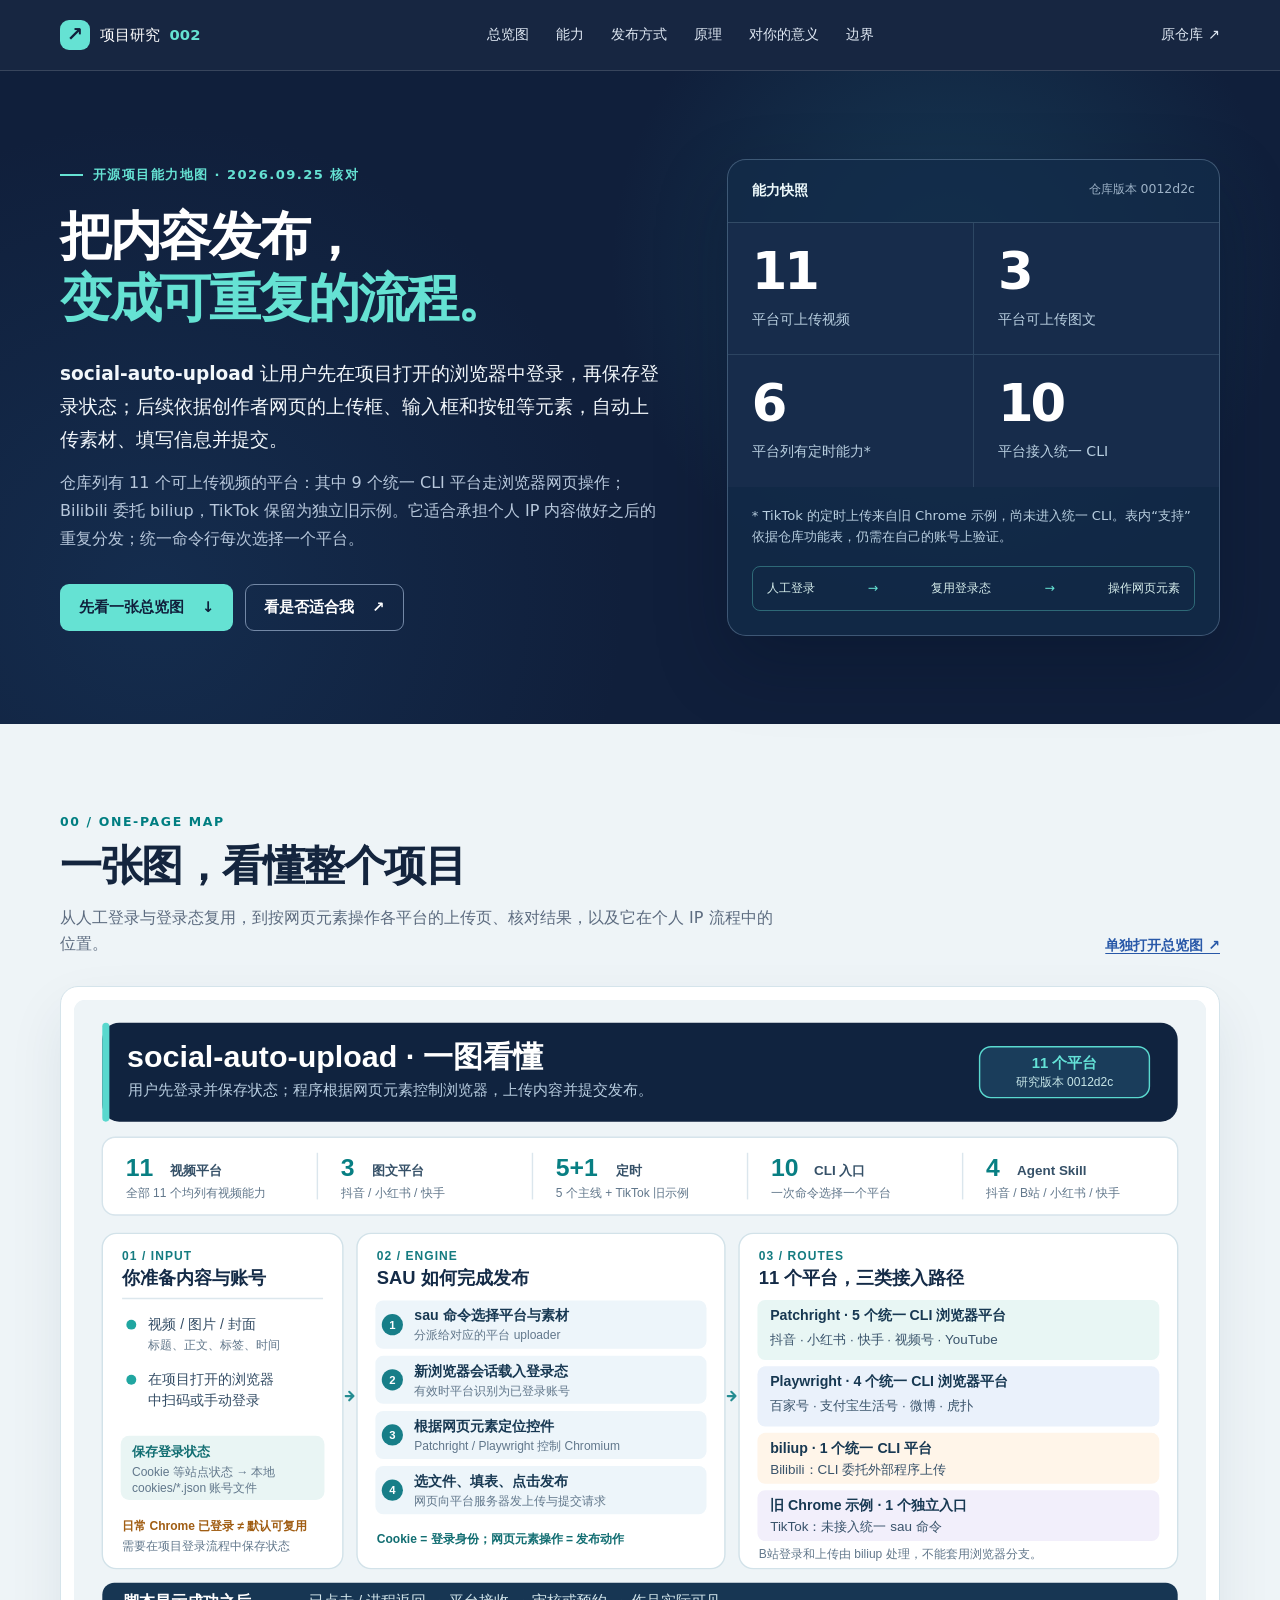
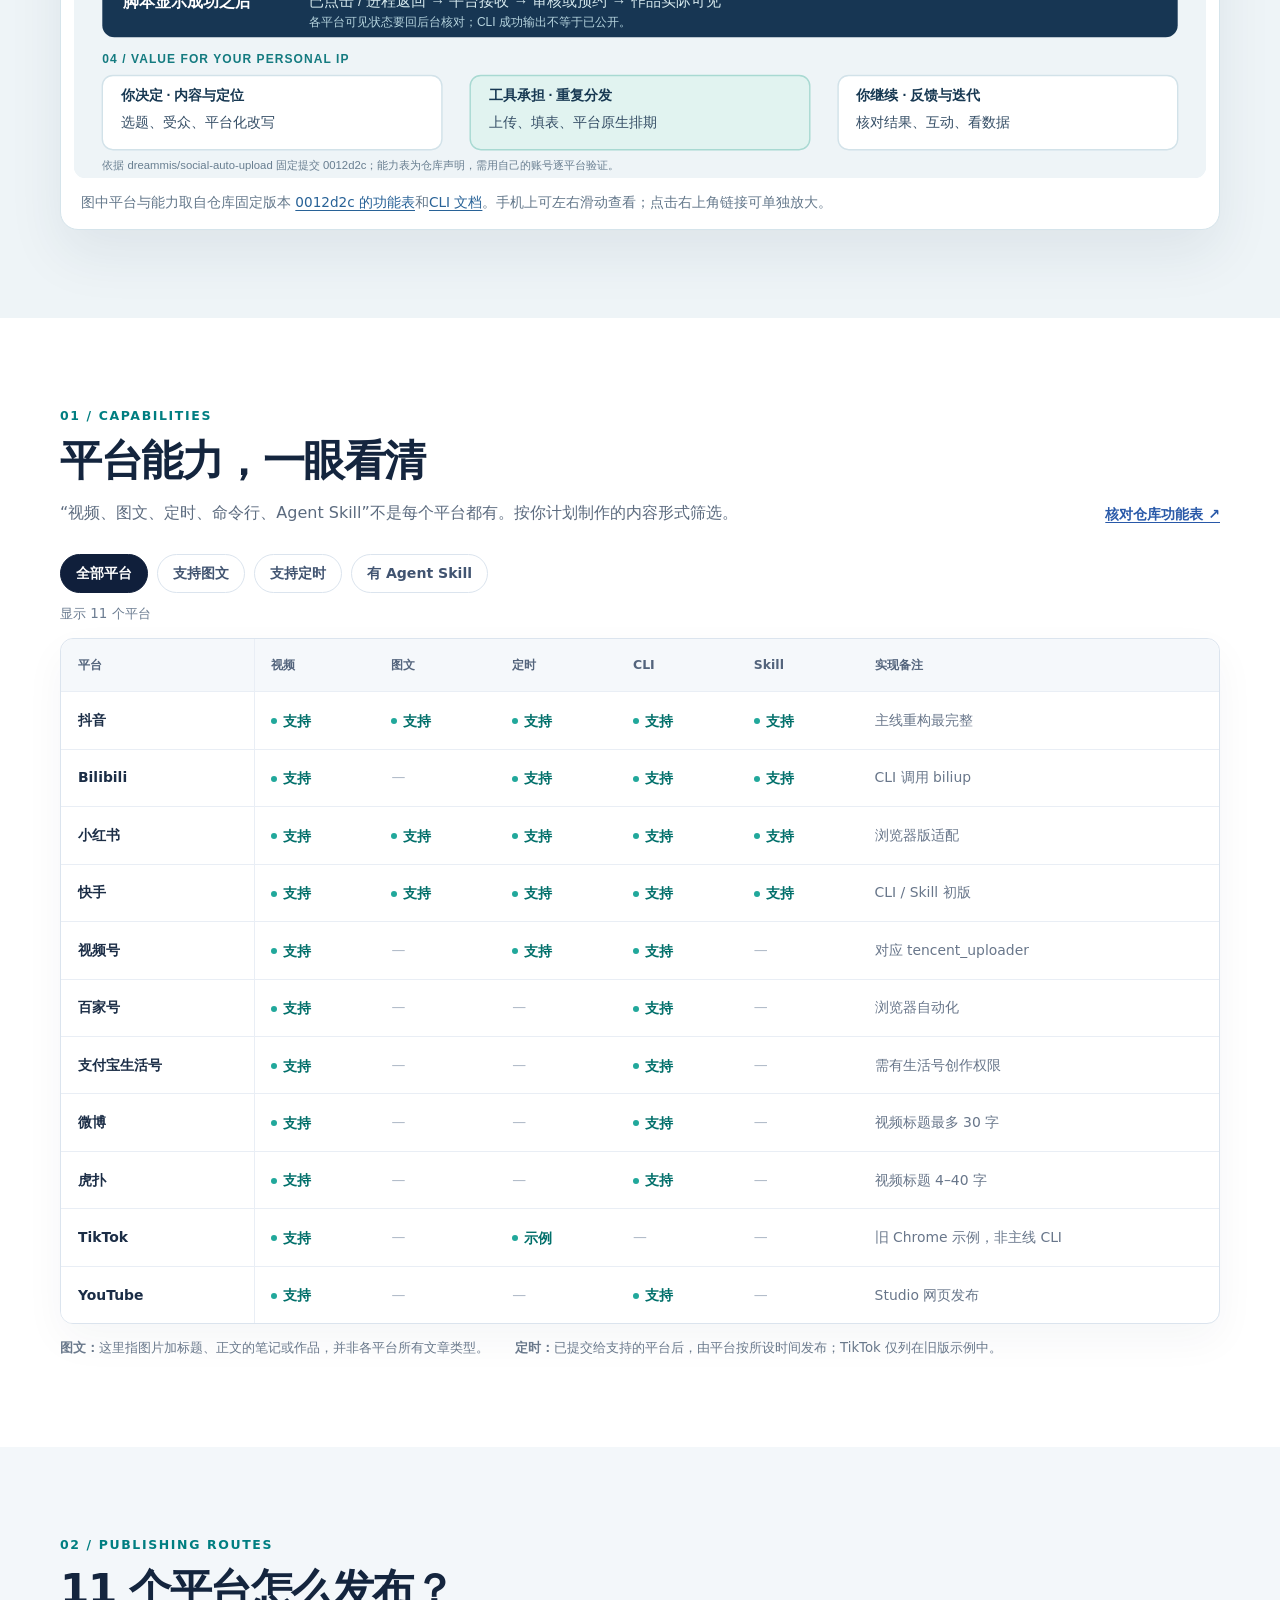
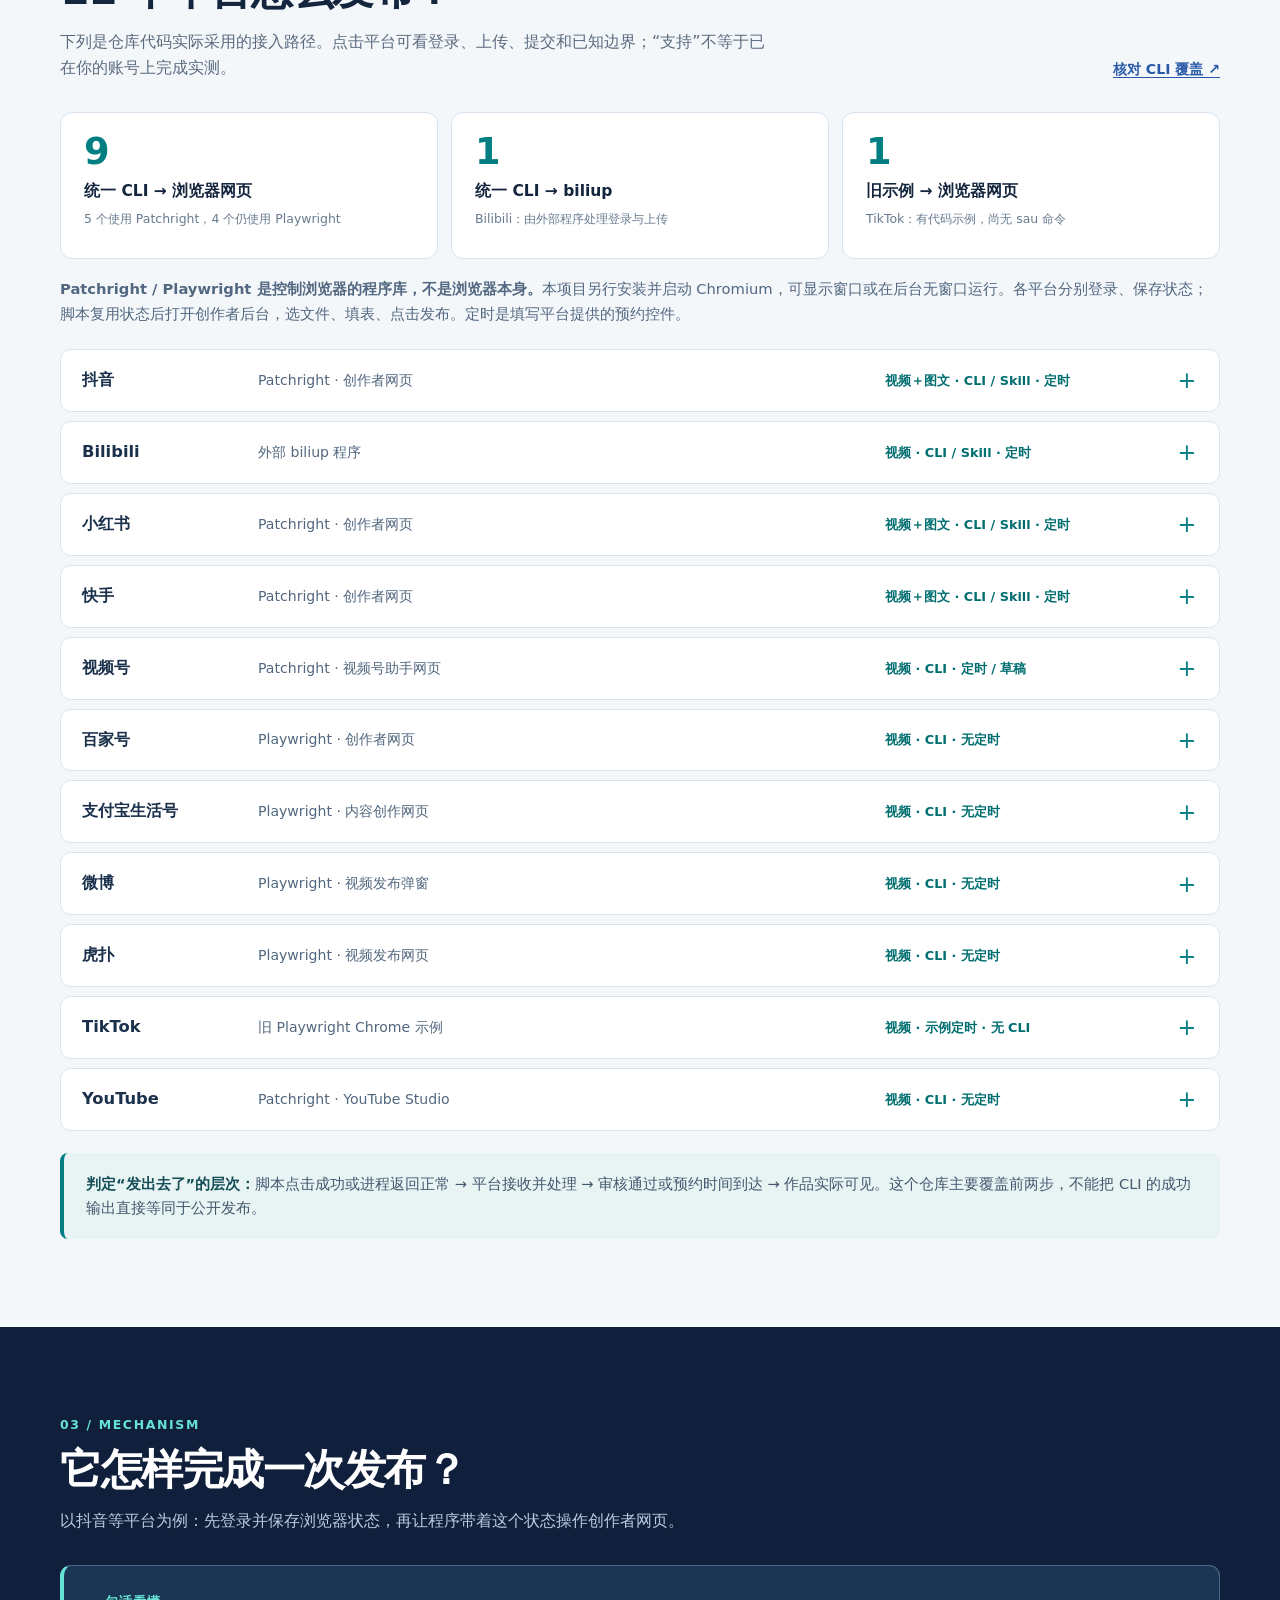
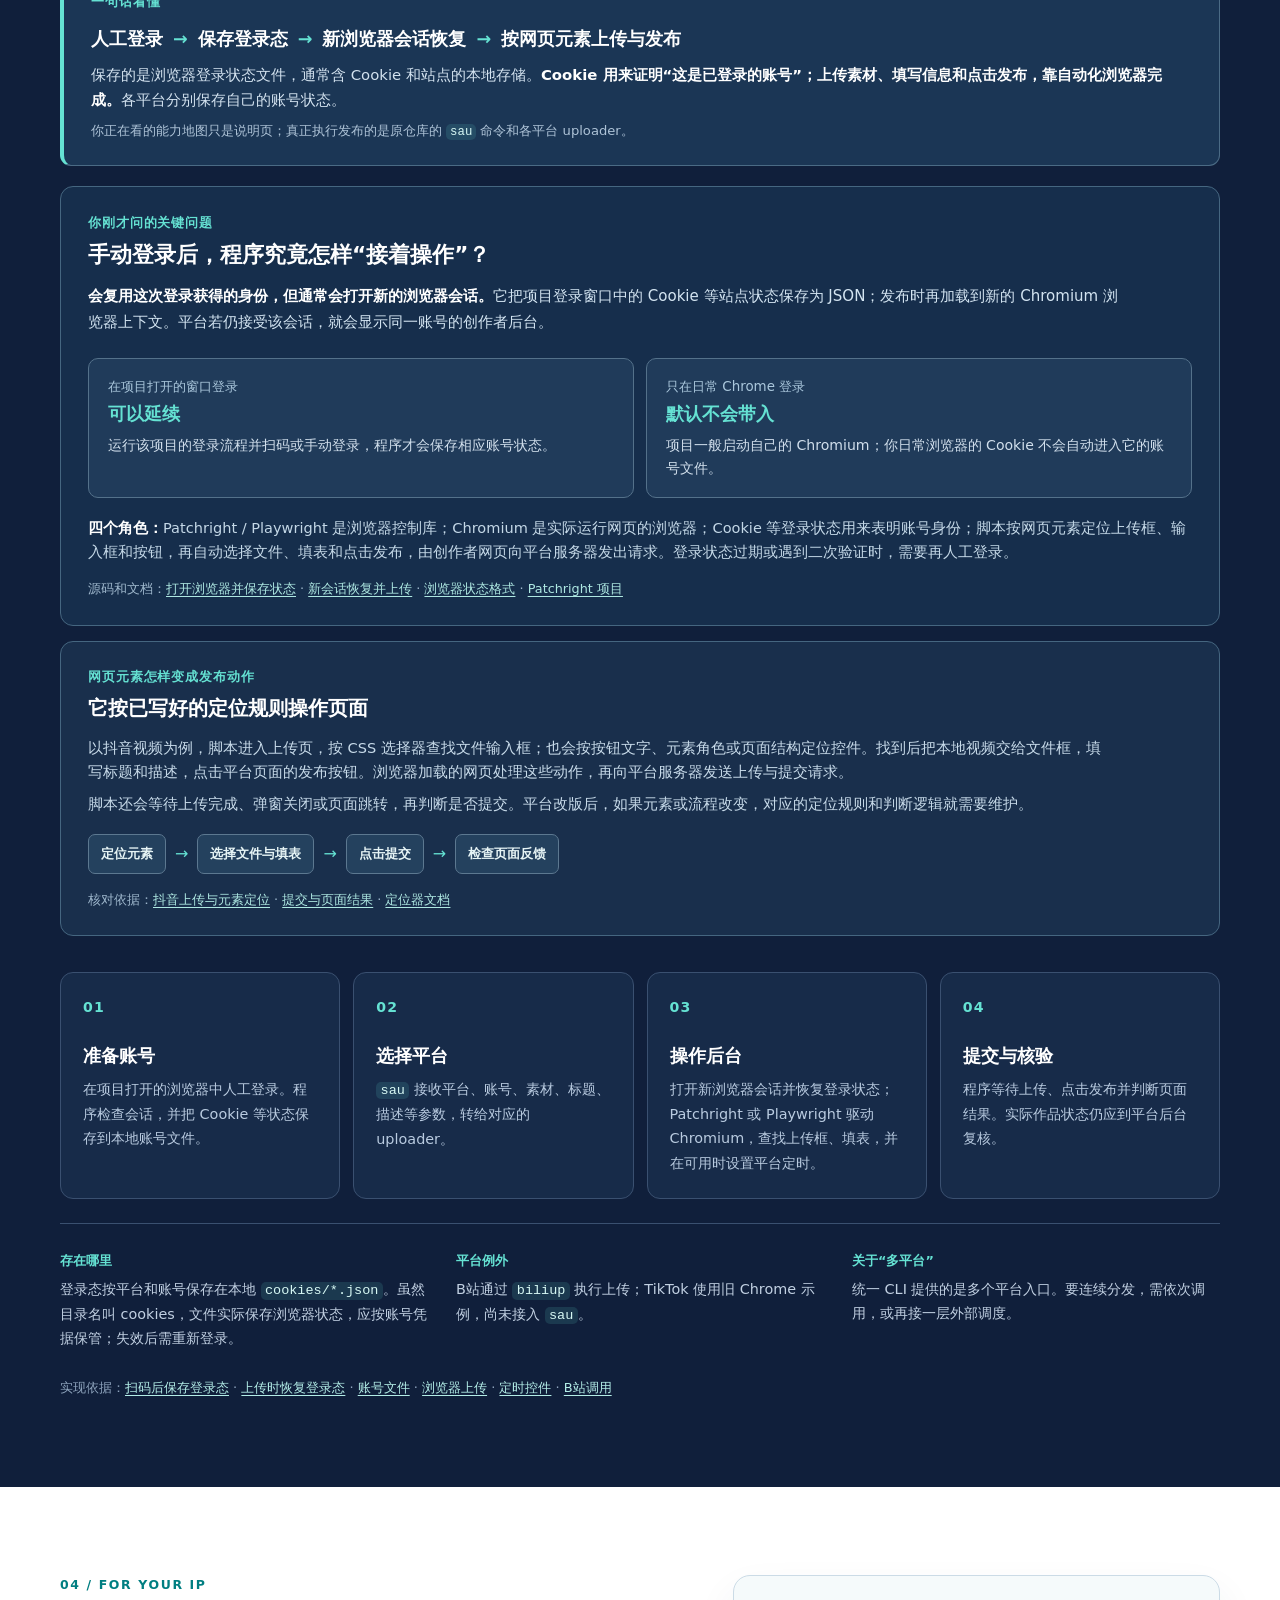
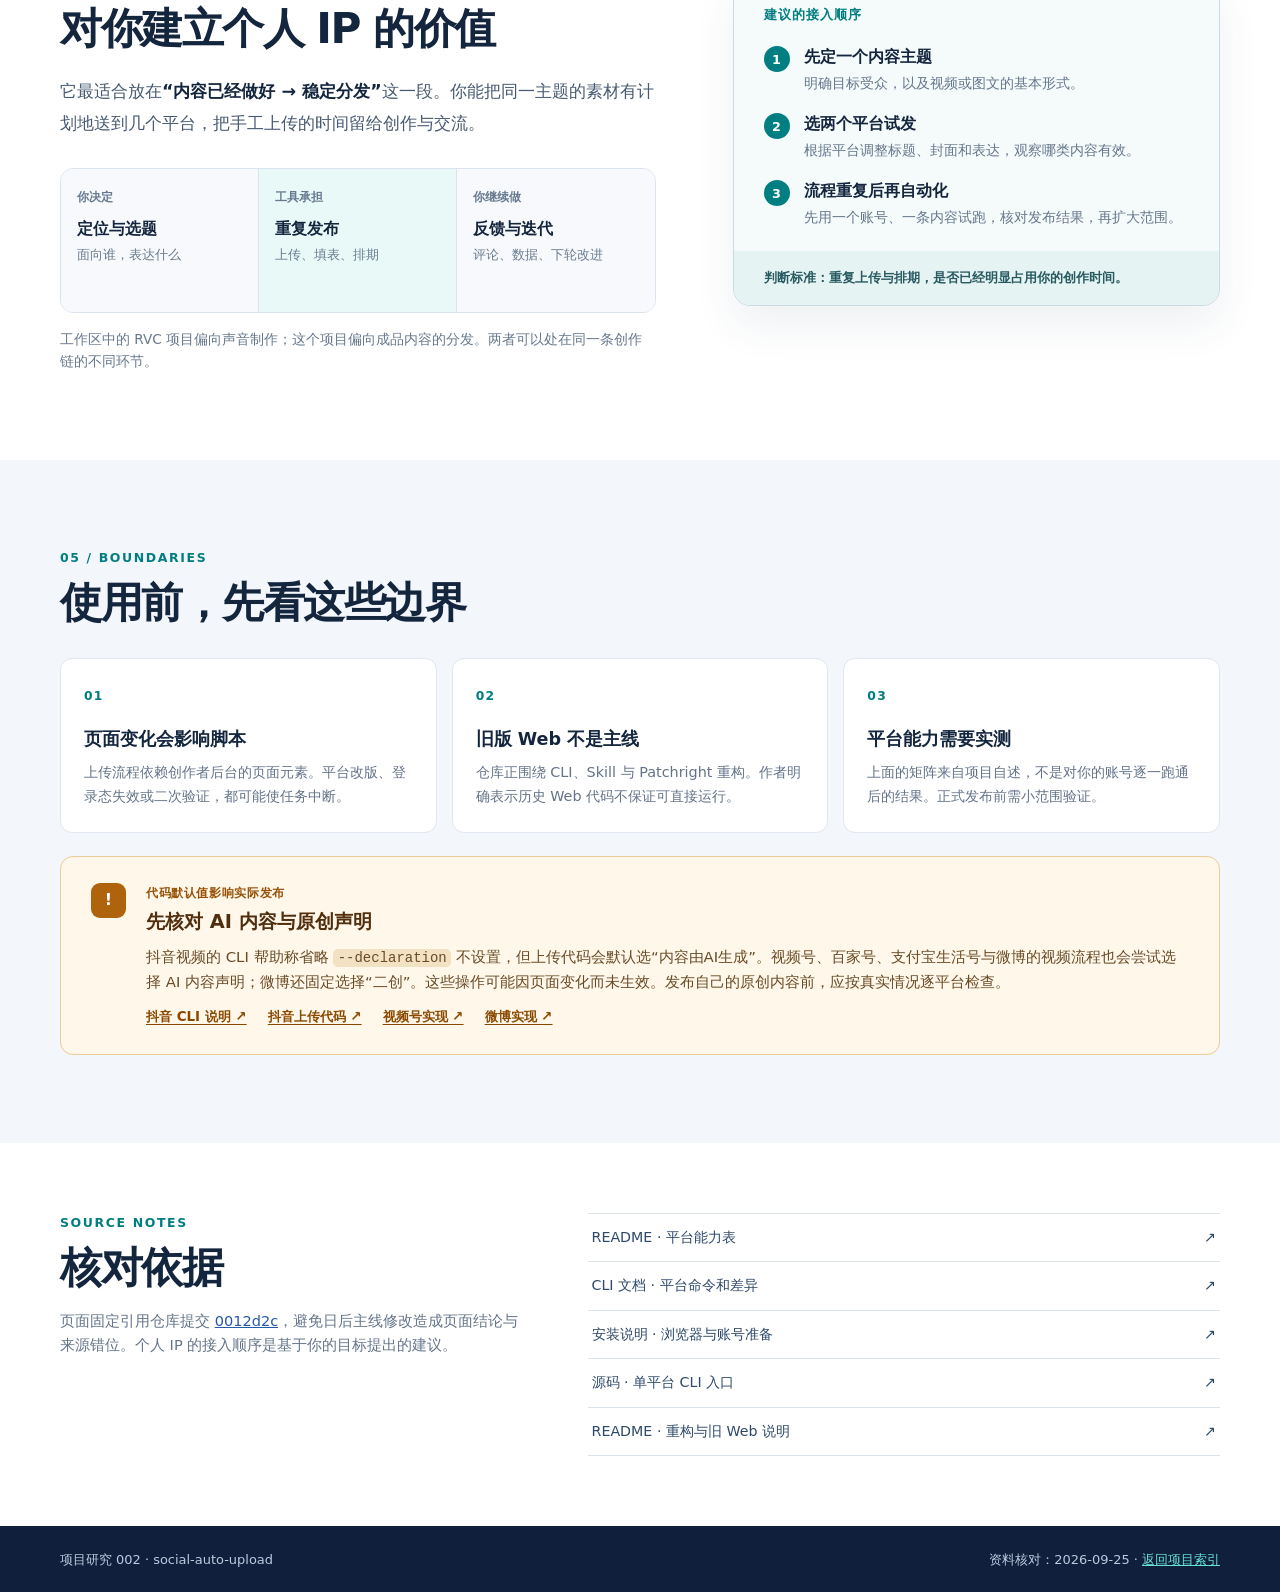
<file: docs/projects/002-social-auto-upload/index.html>
<!doctype html>
<html lang="zh-CN">
<head>
  <meta charset="utf-8">
  <meta name="viewport" content="width=device-width, initial-scale=1">
  <meta name="description" content="social-auto-upload 能力地图：用户手动登录后复用登录状态，程序按网页元素控制创作者后台，为 9 个网页平台上传内容；B站由 biliup 处理，TikTok 为旧示例。汇总 11 个平台的能力、原理与个人 IP 使用价值。">
  <meta name="theme-color" content="#101f3b">
  <link rel="icon" type="image/svg+xml" href="data:image/svg+xml,%3Csvg xmlns='http://www.w3.org/2000/svg' viewBox='0 0 64 64'%3E%3Crect width='64' height='64' rx='16' fill='%23101f3b'/%3E%3Cpath d='M15 32h23m-8-10 10 10-10 10M45 18v28' fill='none' stroke='%235ce1d3' stroke-width='5' stroke-linecap='round' stroke-linejoin='round'/%3E%3C/svg%3E">
  <title>social-auto-upload 能力地图 · 项目研究 002</title>
  <link rel="stylesheet" href="styles.css">
  <script src="app.js" defer></script>
</head>
<body>
  <a class="skip-link" href="#main">跳到主要内容</a>
  <header class="site-header">
    <div class="container header-inner">
      <a class="brand" href="../../index.html" aria-label="返回 GitHub 项目研究索引">
        <span class="brand-mark" aria-hidden="true">↗</span>
        <span>项目研究 <strong>002</strong></span>
      </a>
      <nav class="top-nav" aria-label="页面导航">
        <a href="#overview">总览图</a>
        <a href="#capabilities">能力</a>
        <a href="#platform-methods">发布方式</a>
        <a href="#how-it-works">原理</a>
        <a href="#for-you">对你的意义</a>
        <a href="#limits">边界</a>
      </nav>
      <a class="header-source" href="https://github.com/dreammis/social-auto-upload" target="_blank" rel="noopener noreferrer">原仓库 <span aria-hidden="true">↗</span></a>
    </div>
  </header>

  <main id="main">
    <section class="hero section-pad">
      <div class="container hero-grid">
        <div class="hero-copy">
          <p class="eyebrow"><span class="eyebrow-line"></span> 开源项目能力地图 · 2026.09.25 核对</p>
          <h1>把内容发布，<br><span>变成可重复的流程。</span></h1>
          <p class="hero-summary"><strong>social-auto-upload</strong> 让用户先在项目打开的浏览器中登录，再保存登录状态；后续依据创作者网页的上传框、输入框和按钮等元素，自动上传素材、填写信息并提交。</p>
          <p class="hero-detail">仓库列有 11 个可上传视频的平台：其中 9 个统一 CLI 平台走浏览器网页操作；Bilibili 委托 biliup，TikTok 保留为独立旧示例。它适合承担个人 IP 内容做好之后的重复分发；统一命令行每次选择一个平台。</p>
          <div class="hero-actions">
            <a class="button button-primary" href="#overview">先看一张总览图 <span aria-hidden="true">↓</span></a>
            <a class="button button-outline" href="#for-you">看是否适合我 <span aria-hidden="true">↗</span></a>
          </div>
        </div>
        <aside class="hero-panel" aria-label="项目能力概览">
          <div class="panel-topline">
            <span class="panel-label">能力快照</span>
            <span class="panel-version">仓库版本 0012d2c</span>
          </div>
          <div class="stat-grid">
            <div class="stat"><strong>11</strong><span>平台可上传视频</span></div>
            <div class="stat"><strong>3</strong><span>平台可上传图文</span></div>
            <div class="stat"><strong>6</strong><span>平台列有定时能力*</span></div>
            <div class="stat"><strong>10</strong><span>平台接入统一 CLI</span></div>
          </div>
          <p class="panel-note">* TikTok 的定时上传来自旧 Chrome 示例，尚未进入统一 CLI。表内“支持”依据仓库功能表，仍需在自己的账号上验证。</p>
          <div class="panel-trace">
            <span>人工登录</span><span aria-hidden="true">→</span><span>复用登录态</span><span aria-hidden="true">→</span><span>操作网页元素</span>
          </div>
        </aside>
      </div>
    </section>

    <section class="section-pad section-overview" id="overview" aria-labelledby="overview-title">
      <div class="container">
        <div class="section-heading">
          <div>
            <p class="section-kicker">00 / ONE-PAGE MAP</p>
            <h2 id="overview-title">一张图，看懂整个项目</h2>
            <p>从人工登录与登录态复用，到按网页元素操作各平台的上传页、核对结果，以及它在个人 IP 流程中的位置。</p>
          </div>
          <a class="source-link" href="overview.svg" target="_blank" rel="noopener noreferrer">单独打开总览图 ↗</a>
        </div>
        <p class="overview-swipe-hint">总览图可左右滑动；也可以单独打开后放大阅读。</p>
        <figure class="overview-figure">
          <div class="overview-visual">
            <img src="overview.svg" width="1600" height="1100" alt="social-auto-upload 总览图：11 个视频平台、3 个图文平台；9 个统一 CLI 浏览器平台，其中 Patchright 5 个、Playwright 4 个；Bilibili 由 biliup 发布，TikTok 是旧示例。人工在项目启动的浏览器中登录，保存登录状态，后续在新浏览器会话恢复状态，再由自动化程序操作上传和发布网页。工具负责重复分发，创作者负责选题、改写与复盘。">
          </div>
          <figcaption>图中平台与能力取自仓库固定版本 <a href="https://github.com/dreammis/social-auto-upload/blob/0012d2c355f88f683cc38dde2a2db209e14091bc/README.md#L218-L231" target="_blank" rel="noopener noreferrer">0012d2c 的功能表</a>和<a href="https://github.com/dreammis/social-auto-upload/blob/0012d2c355f88f683cc38dde2a2db209e14091bc/docs/CLI.md" target="_blank" rel="noopener noreferrer">CLI 文档</a>。手机上可左右滑动查看；点击右上角链接可单独放大。</figcaption>
        </figure>
      </div>
    </section>

    <section class="section-pad section-light" id="capabilities" aria-labelledby="capabilities-title">
      <div class="container">
        <div class="section-heading">
          <div>
            <p class="section-kicker">01 / CAPABILITIES</p>
            <h2 id="capabilities-title">平台能力，一眼看清</h2>
            <p>“视频、图文、定时、命令行、Agent Skill”不是每个平台都有。按你计划制作的内容形式筛选。</p>
          </div>
          <a class="source-link" href="https://github.com/dreammis/social-auto-upload/blob/0012d2c355f88f683cc38dde2a2db209e14091bc/README.md#L64-L77" target="_blank" rel="noopener noreferrer">核对仓库功能表 ↗</a>
        </div>
        <div class="filters" role="group" aria-label="筛选平台能力">
          <button class="filter active" type="button" data-filter="all" aria-pressed="true">全部平台</button>
          <button class="filter" type="button" data-filter="note" aria-pressed="false">支持图文</button>
          <button class="filter" type="button" data-filter="schedule" aria-pressed="false">支持定时</button>
          <button class="filter" type="button" data-filter="skill" aria-pressed="false">有 Agent Skill</button>
        </div>
        <p class="filter-count" id="filter-count" aria-live="polite">显示 11 个平台</p>
        <p class="matrix-hint">左右滑动表格，查看定时、CLI 和 Skill 等字段。</p>
        <div class="matrix-scroll">
          <table class="matrix">
            <caption>social-auto-upload 平台能力矩阵，依据仓库版本 0012d2c 的 README</caption>
            <thead>
              <tr><th scope="col">平台</th><th scope="col">视频</th><th scope="col">图文</th><th scope="col">定时</th><th scope="col">CLI</th><th scope="col">Skill</th><th scope="col">实现备注</th></tr>
            </thead>
            <tbody>
              <tr data-note="yes" data-schedule="yes" data-skill="yes"><th scope="row">抖音</th><td><span class="yes">支持</span></td><td><span class="yes">支持</span></td><td><span class="yes">支持</span></td><td><span class="yes">支持</span></td><td><span class="yes">支持</span></td><td>主线重构最完整</td></tr>
              <tr data-note="no" data-schedule="yes" data-skill="yes"><th scope="row">Bilibili</th><td><span class="yes">支持</span></td><td><span class="no">—</span></td><td><span class="yes">支持</span></td><td><span class="yes">支持</span></td><td><span class="yes">支持</span></td><td>CLI 调用 biliup</td></tr>
              <tr data-note="yes" data-schedule="yes" data-skill="yes"><th scope="row">小红书</th><td><span class="yes">支持</span></td><td><span class="yes">支持</span></td><td><span class="yes">支持</span></td><td><span class="yes">支持</span></td><td><span class="yes">支持</span></td><td>浏览器版适配</td></tr>
              <tr data-note="yes" data-schedule="yes" data-skill="yes"><th scope="row">快手</th><td><span class="yes">支持</span></td><td><span class="yes">支持</span></td><td><span class="yes">支持</span></td><td><span class="yes">支持</span></td><td><span class="yes">支持</span></td><td>CLI / Skill 初版</td></tr>
              <tr data-note="no" data-schedule="yes" data-skill="no"><th scope="row">视频号</th><td><span class="yes">支持</span></td><td><span class="no">—</span></td><td><span class="yes">支持</span></td><td><span class="yes">支持</span></td><td><span class="no">—</span></td><td>对应 tencent_uploader</td></tr>
              <tr data-note="no" data-schedule="no" data-skill="no"><th scope="row">百家号</th><td><span class="yes">支持</span></td><td><span class="no">—</span></td><td><span class="no">—</span></td><td><span class="yes">支持</span></td><td><span class="no">—</span></td><td>浏览器自动化</td></tr>
              <tr data-note="no" data-schedule="no" data-skill="no"><th scope="row">支付宝生活号</th><td><span class="yes">支持</span></td><td><span class="no">—</span></td><td><span class="no">—</span></td><td><span class="yes">支持</span></td><td><span class="no">—</span></td><td>需有生活号创作权限</td></tr>
              <tr data-note="no" data-schedule="no" data-skill="no"><th scope="row">微博</th><td><span class="yes">支持</span></td><td><span class="no">—</span></td><td><span class="no">—</span></td><td><span class="yes">支持</span></td><td><span class="no">—</span></td><td>视频标题最多 30 字</td></tr>
              <tr data-note="no" data-schedule="no" data-skill="no"><th scope="row">虎扑</th><td><span class="yes">支持</span></td><td><span class="no">—</span></td><td><span class="no">—</span></td><td><span class="yes">支持</span></td><td><span class="no">—</span></td><td>视频标题 4–40 字</td></tr>
              <tr data-note="no" data-schedule="yes" data-skill="no"><th scope="row">TikTok</th><td><span class="yes">支持</span></td><td><span class="no">—</span></td><td><span class="yes">示例</span></td><td><span class="no">—</span></td><td><span class="no">—</span></td><td>旧 Chrome 示例，非主线 CLI</td></tr>
              <tr data-note="no" data-schedule="no" data-skill="no"><th scope="row">YouTube</th><td><span class="yes">支持</span></td><td><span class="no">—</span></td><td><span class="no">—</span></td><td><span class="yes">支持</span></td><td><span class="no">—</span></td><td>Studio 网页发布</td></tr>
            </tbody>
          </table>
        </div>
        <div class="matrix-footnotes">
          <p><strong>图文：</strong>这里指图片加标题、正文的笔记或作品，并非各平台所有文章类型。</p>
          <p><strong>定时：</strong>已提交给支持的平台后，由平台按所设时间发布；TikTok 仅列在旧版示例中。</p>
        </div>
      </div>
    </section>

    <section class="section-pad section-methods" id="platform-methods" aria-labelledby="methods-title">
      <div class="container">
        <div class="section-heading">
          <div>
            <p class="section-kicker">02 / PUBLISHING ROUTES</p>
            <h2 id="methods-title">11 个平台怎么发布？</h2>
            <p>下列是仓库代码实际采用的接入路径。点击平台可看登录、上传、提交和已知边界；“支持”不等于已在你的账号上完成实测。</p>
          </div>
          <a class="source-link" href="https://github.com/dreammis/social-auto-upload/blob/0012d2c355f88f683cc38dde2a2db209e14091bc/docs/CLI.md#L1-L25" target="_blank" rel="noopener noreferrer">核对 CLI 覆盖 ↗</a>
        </div>
        <div class="route-summary" aria-label="三类接入路径">
          <div><strong>9</strong><span>统一 CLI → 浏览器网页</span><small>5 个使用 Patchright，4 个仍使用 Playwright</small></div>
          <div><strong>1</strong><span>统一 CLI → biliup</span><small>Bilibili：由外部程序处理登录与上传</small></div>
          <div><strong>1</strong><span>旧示例 → 浏览器网页</span><small>TikTok：有代码示例，尚无 sau 命令</small></div>
        </div>
        <p class="method-instruction"><strong>Patchright / Playwright 是控制浏览器的程序库，不是浏览器本身。</strong>本项目另行安装并启动 Chromium，可显示窗口或在后台无窗口运行。各平台分别登录、保存状态；脚本复用状态后打开创作者后台，选文件、填表、点击发布。定时是填写平台提供的预约控件。</p>
        <div class="platform-list">
          <details class="platform-detail" id="method-douyin">
            <summary><span class="method-name">抖音</span><span class="method-route">Patchright · 创作者网页</span><span class="method-flags">视频＋图文 · CLI / Skill · 定时</span></summary>
            <div class="method-body">
              <p><strong>登录：</strong>打开创作者中心，由你扫码；保存浏览器状态，之后加载状态并检查能否进入上传页。</p>
              <p><strong>发布：</strong>视频经文件框上传，填标题、描述、话题，可设置封面、合集和商品信息；图文切换到图文发布页，上传多张图片。定时在网页上选择“定时发布”并填写时间。</p>
              <p><strong>判断与边界：</strong>点击发布后以跳转内容管理页作为程序成功信号。视频上传在未给自主声明时会默认选“内容由AI生成”，与 CLI 帮助不一致。</p>
              <p class="method-source"><a href="https://github.com/dreammis/social-auto-upload/blob/0012d2c355f88f683cc38dde2a2db209e14091bc/uploader/douyin_uploader/main.py#L895-L1024" target="_blank" rel="noopener noreferrer">上传与发布源码 ↗</a><a href="https://github.com/dreammis/social-auto-upload/blob/0012d2c355f88f683cc38dde2a2db209e14091bc/uploader/douyin_uploader/main.py#L339-L349" target="_blank" rel="noopener noreferrer">定时控件 ↗</a></p>
            </div>
          </details>
          <details class="platform-detail" id="method-bilibili">
            <summary><span class="method-name">Bilibili</span><span class="method-route">外部 biliup 程序</span><span class="method-flags">视频 · CLI / Skill · 定时</span></summary>
            <div class="method-body">
              <p><strong>登录：</strong>在本地交互终端运行 biliup 登录并扫码；账号文件交给 biliup 使用，不走本项目的浏览器表单路径。</p>
              <p><strong>发布：</strong>统一 CLI 把视频、标题、描述、分区 tid、标签、封面交给 <code>biliup upload</code>；定时转换为 <code>--dtime</code> 时间戳。首次可自动下载 biliup，后续会检查更新。</p>
              <p><strong>判断与边界：</strong>以 biliup 进程退出码为程序结果；其底层上传通道由 biliup 版本决定，不能把它当作本项目的 Patchright 发布流程。</p>
              <p class="method-source"><a href="https://github.com/dreammis/social-auto-upload/blob/0012d2c355f88f683cc38dde2a2db209e14091bc/sau_cli.py#L520-L547" target="_blank" rel="noopener noreferrer">CLI 调用源码 ↗</a><a href="https://github.com/dreammis/social-auto-upload/blob/0012d2c355f88f683cc38dde2a2db209e14091bc/uploader/bilibili_uploader/runtime.py" target="_blank" rel="noopener noreferrer">biliup 运行封装 ↗</a></p>
            </div>
          </details>
          <details class="platform-detail" id="method-xiaohongshu">
            <summary><span class="method-name">小红书</span><span class="method-route">Patchright · 创作者网页</span><span class="method-flags">视频＋图文 · CLI / Skill · 定时</span></summary>
            <div class="method-body">
              <p><strong>登录：</strong>创作者后台扫码，保存浏览器状态；上传前重新访问后台，确认没有跳回登录页。</p>
              <p><strong>发布：</strong>视频与图文分别进入对应上传页，选择文件，填写标题、正文、话题；视频可设置封面。定时打开平台页面开关、填日期，再提交定时发布。</p>
              <p><strong>判断与边界：</strong>以进入发布成功页判断脚本完成；仍需到账号内容管理页确认审核与实际可见性。</p>
              <p class="method-source"><a href="https://github.com/dreammis/social-auto-upload/blob/0012d2c355f88f683cc38dde2a2db209e14091bc/uploader/xiaohongshu_uploader/main.py" target="_blank" rel="noopener noreferrer">视频与图文 uploader ↗</a><a href="https://github.com/dreammis/social-auto-upload/blob/0012d2c355f88f683cc38dde2a2db209e14091bc/docs/CLI.md#L79-L90" target="_blank" rel="noopener noreferrer">CLI 用法 ↗</a></p>
            </div>
          </details>
          <details class="platform-detail" id="method-kuaishou">
            <summary><span class="method-name">快手</span><span class="method-route">Patchright · 创作者网页</span><span class="method-flags">视频＋图文 · CLI / Skill · 定时</span></summary>
            <div class="method-body">
              <p><strong>登录：</strong>创作者后台扫码并保存状态；上传前检查登录态是否仍有效。</p>
              <p><strong>发布：</strong>视频通过文件选择器上传，填写一个描述编辑框和话题，可设封面、合集；图文切到图文页上传多张图片。定时通过平台日期控件设置。</p>
              <p><strong>判断与边界：</strong>以跳转到内容管理页判断提交。视频的 <code>--title</code> 只是描述框的备用文本；图文标题虽能传入 CLI，但代码没有将其写入独立标题栏。</p>
              <p class="method-source"><a href="https://github.com/dreammis/social-auto-upload/blob/0012d2c355f88f683cc38dde2a2db209e14091bc/uploader/ks_uploader/main.py" target="_blank" rel="noopener noreferrer">视频与图文 uploader ↗</a><a href="https://github.com/dreammis/social-auto-upload/blob/0012d2c355f88f683cc38dde2a2db209e14091bc/docs/CLI.md#L71-L78" target="_blank" rel="noopener noreferrer">CLI 用法 ↗</a></p>
            </div>
          </details>
          <details class="platform-detail" id="method-tencent">
            <summary><span class="method-name">视频号</span><span class="method-route">Patchright · 视频号助手网页</span><span class="method-flags">视频 · CLI · 定时 / 草稿</span></summary>
            <div class="method-body">
              <p><strong>登录：</strong>微信扫码进入视频号助手，保存浏览器状态；再次上传时检查是否跳回登录页。</p>
              <p><strong>发布：</strong>上传视频，填写描述、话题和短标题，可设置横竖封面、合集、草稿或平台原生定时。提交后根据离开创建页或按钮变化判断。</p>
              <p><strong>判断与边界：</strong>CLI 的 <code>--category</code> 在对象中保存，但当前发布流程没有使用。图文类仍是占位实现。视频流程默认尝试选“含AI生成内容”，操作失败时仍可能继续发布。</p>
              <p class="method-source"><a href="https://github.com/dreammis/social-auto-upload/blob/0012d2c355f88f683cc38dde2a2db209e14091bc/uploader/tencent_uploader/main.py" target="_blank" rel="noopener noreferrer">视频号 uploader ↗</a><a href="https://github.com/dreammis/social-auto-upload/blob/0012d2c355f88f683cc38dde2a2db209e14091bc/docs/CLI.md#L110-L124" target="_blank" rel="noopener noreferrer">CLI 用法 ↗</a></p>
            </div>
          </details>
          <details class="platform-detail" id="method-baijiahao">
            <summary><span class="method-name">百家号</span><span class="method-route">Playwright · 创作者网页</span><span class="method-flags">视频 · CLI · 无定时</span></summary>
            <div class="method-body">
              <p><strong>登录：</strong>百度账号扫码后保存浏览器状态；上传前验证账号仍可进入后台。</p>
              <p><strong>发布：</strong>在网页选视频、填标题、上传横版封面、选合集，再点击发表；跳转到内容页等地址时视为已提交。</p>
              <p><strong>判断与边界：</strong>CLI 允许传描述、标签，但 uploader 没有将它们填入网页；CLI 称封面可选，实际上传校验要求横版封面。代码默认尝试勾选 AI 内容声明。</p>
              <p class="method-source"><a href="https://github.com/dreammis/social-auto-upload/blob/0012d2c355f88f683cc38dde2a2db209e14091bc/uploader/baijiahao_uploader/main.py" target="_blank" rel="noopener noreferrer">百家号 uploader ↗</a><a href="https://github.com/dreammis/social-auto-upload/blob/0012d2c355f88f683cc38dde2a2db209e14091bc/docs/CLI.md#L125-L133" target="_blank" rel="noopener noreferrer">CLI 用法 ↗</a></p>
            </div>
          </details>
          <details class="platform-detail" id="method-alipay">
            <summary><span class="method-name">支付宝生活号</span><span class="method-route">Playwright · 内容创作网页</span><span class="method-flags">视频 · CLI · 无定时</span></summary>
            <div class="method-body">
              <p><strong>登录：</strong>支付宝扫码并保存浏览器状态；账号还需具备生活号内容创作权限。</p>
              <p><strong>发布：</strong>进入短视频发布页，上传视频，填标题、描述、封面、合集；标签被拼接进标题。点击“确认发布”，必要时继续确认。</p>
              <p><strong>判断与边界：</strong>以作品页跳转或“发布成功／提交审核”提示判断；提交审核不代表已经公开。页面有相应选项时，代码默认尝试选“内容由AI生成”。</p>
              <p class="method-source"><a href="https://github.com/dreammis/social-auto-upload/blob/0012d2c355f88f683cc38dde2a2db209e14091bc/uploader/alipay_uploader/main.py" target="_blank" rel="noopener noreferrer">生活号 uploader ↗</a><a href="https://github.com/dreammis/social-auto-upload/blob/0012d2c355f88f683cc38dde2a2db209e14091bc/docs/CLI.md#L134-L142" target="_blank" rel="noopener noreferrer">CLI 用法 ↗</a></p>
            </div>
          </details>
          <details class="platform-detail" id="method-weibo">
            <summary><span class="method-name">微博</span><span class="method-route">Playwright · 视频发布弹窗</span><span class="method-flags">视频 · CLI · 无定时</span></summary>
            <div class="method-body">
              <p><strong>登录：</strong>在微博网页登录后保存浏览器状态。</p>
              <p><strong>发布：</strong>从首页打开视频发布弹窗，选择视频文件，填标题、正文话题、封面和合集；出现成功层或“再发一条视频”才视为提交成功。</p>
              <p><strong>判断与边界：</strong>CLI 将封面列为可选，上传校验却要求提供且小于 5 MB。代码还固定选择“二创”并尝试勾选 AI 内容声明，原创内容需先核对。</p>
              <p class="method-source"><a href="https://github.com/dreammis/social-auto-upload/blob/0012d2c355f88f683cc38dde2a2db209e14091bc/uploader/weibo_uploader/main.py" target="_blank" rel="noopener noreferrer">微博 uploader ↗</a><a href="https://github.com/dreammis/social-auto-upload/blob/0012d2c355f88f683cc38dde2a2db209e14091bc/docs/CLI.md#L152-L160" target="_blank" rel="noopener noreferrer">CLI 用法 ↗</a></p>
            </div>
          </details>
          <details class="platform-detail" id="method-hupu">
            <summary><span class="method-name">虎扑</span><span class="method-route">Playwright · 视频发布网页</span><span class="method-flags">视频 · CLI · 无定时</span></summary>
            <div class="method-body">
              <p><strong>登录：</strong>在浏览器中完成 QQ 或手机号登录，再保存状态。</p>
              <p><strong>发布：</strong>打开虎扑视频发布页，经文件选择器上传，填写标题和简介，可附封面，然后点击“确定发布”。</p>
              <p><strong>判断与边界：</strong>正常以跳转到帖子详情页判断；若 60 秒内未跳转，源码只记录警告并返回，CLI 可能仍显示已提交，需要人工复核。</p>
              <p class="method-source"><a href="https://github.com/dreammis/social-auto-upload/blob/0012d2c355f88f683cc38dde2a2db209e14091bc/uploader/hupu_uploader/main.py" target="_blank" rel="noopener noreferrer">虎扑 uploader ↗</a><a href="https://github.com/dreammis/social-auto-upload/blob/0012d2c355f88f683cc38dde2a2db209e14091bc/docs/CLI.md#L161-L169" target="_blank" rel="noopener noreferrer">CLI 用法 ↗</a></p>
            </div>
          </details>
          <details class="platform-detail" id="method-tiktok">
            <summary><span class="method-name">TikTok</span><span class="method-route">旧 Playwright Chrome 示例</span><span class="method-flags">视频 · 示例定时 · 无 CLI</span></summary>
            <div class="method-body">
              <p><strong>登录：</strong>示例打开 TikTok 登录页，等待你手动完成登录，再保存浏览器状态。</p>
              <p><strong>发布：</strong>浏览器进入 TikTok Studio，上传视频，填标题和标签，可设置封面；定时调用 Studio 的 Schedule 控件。</p>
              <p><strong>判断与边界：</strong>这是旧示例，不属于统一 <code>sau</code> 的平台入口，也没有 Skill；示例登录态检查较宽松，使用前需单独验证。</p>
              <p class="method-source"><a href="https://github.com/dreammis/social-auto-upload/blob/0012d2c355f88f683cc38dde2a2db209e14091bc/examples/upload_video_to_tiktok.py" target="_blank" rel="noopener noreferrer">TikTok 示例 ↗</a><a href="https://github.com/dreammis/social-auto-upload/blob/0012d2c355f88f683cc38dde2a2db209e14091bc/uploader/tk_uploader/main_chrome.py" target="_blank" rel="noopener noreferrer">Chrome 实现 ↗</a></p>
            </div>
          </details>
          <details class="platform-detail" id="method-youtube">
            <summary><span class="method-name">YouTube</span><span class="method-route">Patchright · YouTube Studio</span><span class="method-flags">视频 · CLI · 无定时</span></summary>
            <div class="method-body">
              <p><strong>登录：</strong>在浏览器中交互完成 Google 账号登录，保存状态；不走二维码登录。</p>
              <p><strong>发布：</strong>自动操作 Studio：选视频、填标题简介与标签、封面、播放列表、受众及公开范围，等待上传进度完成后点击发布。仓库采用网页路线，没有使用 YouTube Data API。</p>
              <p><strong>判断与边界：</strong>CLI 支持公开、不公开列出、私人三种可见性，未提供定时参数；最终可见状态仍应在 Studio 核对。</p>
              <p class="method-source"><a href="https://github.com/dreammis/social-auto-upload/blob/0012d2c355f88f683cc38dde2a2db209e14091bc/uploader/youtube_uploader/main.py" target="_blank" rel="noopener noreferrer">Studio uploader ↗</a><a href="https://github.com/dreammis/social-auto-upload/blob/0012d2c355f88f683cc38dde2a2db209e14091bc/docs/CLI.md#L143-L151" target="_blank" rel="noopener noreferrer">CLI 用法 ↗</a></p>
            </div>
          </details>
        </div>
        <p class="method-conclusion"><strong>判定“发出去了”的层次：</strong>脚本点击成功或进程返回正常 → 平台接收并处理 → 审核通过或预约时间到达 → 作品实际可见。这个仓库主要覆盖前两步，不能把 CLI 的成功输出直接等同于公开发布。</p>
      </div>
    </section>
    <section class="section-pad section-ink" id="how-it-works" aria-labelledby="how-title">
      <div class="container">
        <div class="section-heading inverse">
          <div>
            <p class="section-kicker">03 / MECHANISM</p>
            <h2 id="how-title">它怎样完成一次发布？</h2>
            <p>以抖音等平台为例：先登录并保存浏览器状态，再让程序带着这个状态操作创作者网页。</p>
          </div>
        </div>
        <div class="mechanism-core" aria-label="核心实现原理">
          <span class="mechanism-core-label">一句话看懂</span>
          <p class="mechanism-core-flow">人工登录 <span aria-hidden="true">→</span> 保存登录态 <span aria-hidden="true">→</span> 新浏览器会话恢复 <span aria-hidden="true">→</span> 按网页元素上传与发布</p>
          <p>保存的是浏览器登录状态文件，通常含 Cookie 和站点的本地存储。<strong>Cookie 用来证明“这是已登录的账号”；上传素材、填写信息和点击发布，靠自动化浏览器完成。</strong>各平台分别保存自己的账号状态。</p>
          <p class="mechanism-core-aside">你正在看的能力地图只是说明页；真正执行发布的是原仓库的 <code>sau</code> 命令和各平台 uploader。</p>
        </div>
        <div class="login-explainer" aria-labelledby="login-answer-title">
          <div class="login-answer">
            <p class="login-answer-tag">你刚才问的关键问题</p>
            <h3 id="login-answer-title">手动登录后，程序究竟怎样“接着操作”？</h3>
            <p><strong>会复用这次登录获得的身份，但通常会打开新的浏览器会话。</strong>它把项目登录窗口中的 Cookie 等站点状态保存为 JSON；发布时再加载到新的 Chromium 浏览器上下文。平台若仍接受该会话，就会显示同一账号的创作者后台。</p>
          </div>
          <div class="login-comparison">
            <div><span>在项目打开的窗口登录</span><strong>可以延续</strong><p>运行该项目的登录流程并扫码或手动登录，程序才会保存相应账号状态。</p></div>
            <div><span>只在日常 Chrome 登录</span><strong>默认不会带入</strong><p>项目一般启动自己的 Chromium；你日常浏览器的 Cookie 不会自动进入它的账号文件。</p></div>
          </div>
          <p class="login-detail"><strong>四个角色：</strong>Patchright / Playwright 是浏览器控制库；Chromium 是实际运行网页的浏览器；Cookie 等登录状态用来表明账号身份；脚本按网页元素定位上传框、输入框和按钮，再自动选择文件、填表和点击发布，由创作者网页向平台服务器发出请求。登录状态过期或遇到二次验证时，需要再人工登录。</p>
          <p class="login-sources">源码和文档：<a href="https://github.com/dreammis/social-auto-upload/blob/0012d2c355f88f683cc38dde2a2db209e14091bc/uploader/douyin_uploader/main.py#L244-L280" target="_blank" rel="noopener noreferrer">打开浏览器并保存状态</a> · <a href="https://github.com/dreammis/social-auto-upload/blob/0012d2c355f88f683cc38dde2a2db209e14091bc/uploader/douyin_uploader/main.py#L895-L923" target="_blank" rel="noopener noreferrer">新会话恢复并上传</a> · <a href="https://playwright.dev/python/docs/auth" target="_blank" rel="noopener noreferrer">浏览器状态格式</a> · <a href="https://github.com/Kaliiiiiiiiii-Vinyzu/patchright" target="_blank" rel="noopener noreferrer">Patchright 项目</a></p>
        </div>
        <div class="dom-method" aria-labelledby="dom-method-title">
          <div>
            <p class="login-answer-tag">网页元素怎样变成发布动作</p>
            <h3 id="dom-method-title">它按已写好的定位规则操作页面</h3>
            <p>以抖音视频为例，脚本进入上传页，按 CSS 选择器查找文件输入框；也会按按钮文字、元素角色或页面结构定位控件。找到后把本地视频交给文件框，填写标题和描述，点击平台页面的发布按钮。浏览器加载的网页处理这些动作，再向平台服务器发送上传与提交请求。</p>
            <p>脚本还会等待上传完成、弹窗关闭或页面跳转，再判断是否提交。平台改版后，如果元素或流程改变，对应的定位规则和判断逻辑就需要维护。</p>
          </div>
          <div class="dom-method-actions" aria-label="网页元素操作顺序">
            <span>定位元素</span><span aria-hidden="true">→</span><span>选择文件与填表</span><span aria-hidden="true">→</span><span>点击提交</span><span aria-hidden="true">→</span><span>检查页面反馈</span>
          </div>
          <p class="login-sources">核对依据：<a href="https://github.com/dreammis/social-auto-upload/blob/0012d2c355f88f683cc38dde2a2db209e14091bc/uploader/douyin_uploader/main.py#L895-L923" target="_blank" rel="noopener noreferrer">抖音上传与元素定位</a> · <a href="https://github.com/dreammis/social-auto-upload/blob/0012d2c355f88f683cc38dde2a2db209e14091bc/uploader/douyin_uploader/main.py#L1007-L1024" target="_blank" rel="noopener noreferrer">提交与页面结果</a> · <a href="https://playwright.dev/python/docs/locators" target="_blank" rel="noopener noreferrer">定位器文档</a></p>
        </div>
        <ol class="flow">
          <li><span class="flow-index">01</span><h3>准备账号</h3><p>在项目打开的浏览器中人工登录。程序检查会话，并把 Cookie 等状态保存到本地账号文件。</p></li>
          <li><span class="flow-index">02</span><h3>选择平台</h3><p><code>sau</code> 接收平台、账号、素材、标题、描述等参数，转给对应的 uploader。</p></li>
          <li><span class="flow-index">03</span><h3>操作后台</h3><p>打开新浏览器会话并恢复登录状态；Patchright 或 Playwright 驱动 Chromium，查找上传框、填表，并在可用时设置平台定时。</p></li>
          <li><span class="flow-index">04</span><h3>提交与核验</h3><p>程序等待上传、点击发布并判断页面结果。实际作品状态仍应到平台后台复核。</p></li>
        </ol>
        <div class="mechanism-notes">
          <div><span class="note-key">存在哪里</span><p>登录态按平台和账号保存在本地 <code>cookies/*.json</code>。虽然目录名叫 cookies，文件实际保存浏览器状态，应按账号凭据保管；失效后需重新登录。</p></div>
          <div><span class="note-key">平台例外</span><p>B站通过 <code>biliup</code> 执行上传；TikTok 使用旧 Chrome 示例，尚未接入 <code>sau</code>。</p></div>
          <div><span class="note-key">关于“多平台”</span><p>统一 CLI 提供的是多个平台入口。要连续分发，需依次调用，或再接一层外部调度。</p></div>
        </div>
        <p class="inline-sources">实现依据：<a href="https://github.com/dreammis/social-auto-upload/blob/0012d2c355f88f683cc38dde2a2db209e14091bc/uploader/douyin_uploader/main.py#L263-L280" target="_blank" rel="noopener noreferrer">扫码后保存登录态</a> · <a href="https://github.com/dreammis/social-auto-upload/blob/0012d2c355f88f683cc38dde2a2db209e14091bc/uploader/douyin_uploader/main.py#L895-L906" target="_blank" rel="noopener noreferrer">上传时恢复登录态</a> · <a href="https://github.com/dreammis/social-auto-upload/blob/0012d2c355f88f683cc38dde2a2db209e14091bc/sau_cli.py#L250-L253" target="_blank" rel="noopener noreferrer">账号文件</a> · <a href="https://github.com/dreammis/social-auto-upload/blob/0012d2c355f88f683cc38dde2a2db209e14091bc/uploader/douyin_uploader/main.py#L895-L970" target="_blank" rel="noopener noreferrer">浏览器上传</a> · <a href="https://github.com/dreammis/social-auto-upload/blob/0012d2c355f88f683cc38dde2a2db209e14091bc/uploader/douyin_uploader/main.py#L339-L349" target="_blank" rel="noopener noreferrer">定时控件</a> · <a href="https://github.com/dreammis/social-auto-upload/blob/0012d2c355f88f683cc38dde2a2db209e14091bc/sau_cli.py#L520-L547" target="_blank" rel="noopener noreferrer">B站调用</a></p>
      </div>
    </section>

    <section class="section-pad section-light" id="for-you" aria-labelledby="for-you-title">
      <div class="container personal-grid">
        <div>
          <p class="section-kicker">04 / FOR YOUR IP</p>
          <h2 id="for-you-title">对你建立个人 IP 的价值</h2>
          <p class="lead">它最适合放在<strong>“内容已经做好 → 稳定分发”</strong>这一段。你能把同一主题的素材有计划地送到几个平台，把手工上传的时间留给创作与交流。</p>
          <div class="role-map" aria-label="个人 IP 内容流程中的分工">
            <div><span>你决定</span><strong>定位与选题</strong><small>面向谁，表达什么</small></div>
            <div class="role-focus"><span>工具承担</span><strong>重复发布</strong><small>上传、填表、排期</small></div>
            <div><span>你继续做</span><strong>反馈与迭代</strong><small>评论、数据、下轮改进</small></div>
          </div>
          <p class="personal-note">工作区中的 RVC 项目偏向声音制作；这个项目偏向成品内容的分发。两者可以处在同一条创作链的不同环节。</p>
        </div>
        <aside class="decision-card">
          <p class="card-eyebrow">建议的接入顺序</p>
          <ol>
            <li><span>1</span><div><strong>先定一个内容主题</strong><p>明确目标受众，以及视频或图文的基本形式。</p></div></li>
            <li><span>2</span><div><strong>选两个平台试发</strong><p>根据平台调整标题、封面和表达，观察哪类内容有效。</p></div></li>
            <li><span>3</span><div><strong>流程重复后再自动化</strong><p>先用一个账号、一条内容试跑，核对发布结果，再扩大范围。</p></div></li>
          </ol>
          <div class="decision-bottom">判断标准：重复上传与排期，是否已经明显占用你的创作时间。</div>
        </aside>
      </div>
    </section>

    <section class="section-pad section-muted" id="limits" aria-labelledby="limits-title">
      <div class="container">
        <div class="section-heading">
          <div>
            <p class="section-kicker">05 / BOUNDARIES</p>
            <h2 id="limits-title">使用前，先看这些边界</h2>
          </div>
        </div>
        <div class="limit-grid">
          <article class="limit-card"><span class="limit-number">01</span><h3>页面变化会影响脚本</h3><p>上传流程依赖创作者后台的页面元素。平台改版、登录态失效或二次验证，都可能使任务中断。</p></article>
          <article class="limit-card"><span class="limit-number">02</span><h3>旧版 Web 不是主线</h3><p>仓库正围绕 CLI、Skill 与 Patchright 重构。作者明确表示历史 Web 代码不保证可直接运行。</p></article>
          <article class="limit-card"><span class="limit-number">03</span><h3>平台能力需要实测</h3><p>上面的矩阵来自项目自述，不是对你的账号逐一跑通后的结果。正式发布前需小范围验证。</p></article>
        </div>
        <div class="warning" role="note">
          <div class="warning-symbol" aria-hidden="true">!</div>
          <div><p class="warning-label">代码默认值影响实际发布</p><h3>先核对 AI 内容与原创声明</h3><p>抖音视频的 CLI 帮助称省略 <code>--declaration</code> 不设置，但上传代码会默认选“内容由AI生成”。视频号、百家号、支付宝生活号与微博的视频流程也会尝试选择 AI 内容声明；微博还固定选择“二创”。这些操作可能因页面变化而未生效。发布自己的原创内容前，应按真实情况逐平台检查。</p><p class="warning-links"><a href="https://github.com/dreammis/social-auto-upload/blob/0012d2c355f88f683cc38dde2a2db209e14091bc/sau_cli.py#L754-L757" target="_blank" rel="noopener noreferrer">抖音 CLI 说明 ↗</a><a href="https://github.com/dreammis/social-auto-upload/blob/0012d2c355f88f683cc38dde2a2db209e14091bc/uploader/douyin_uploader/main.py#L966-L970" target="_blank" rel="noopener noreferrer">抖音上传代码 ↗</a><a href="https://github.com/dreammis/social-auto-upload/blob/0012d2c355f88f683cc38dde2a2db209e14091bc/uploader/tencent_uploader/main.py" target="_blank" rel="noopener noreferrer">视频号实现 ↗</a><a href="https://github.com/dreammis/social-auto-upload/blob/0012d2c355f88f683cc38dde2a2db209e14091bc/uploader/weibo_uploader/main.py" target="_blank" rel="noopener noreferrer">微博实现 ↗</a></p></div>
        </div>
      </div>
    </section>

    <section class="section-pad sources" id="sources" aria-labelledby="sources-title">
      <div class="container sources-grid">
        <div><p class="section-kicker">SOURCE NOTES</p><h2 id="sources-title">核对依据</h2><p>页面固定引用仓库提交 <a href="https://github.com/dreammis/social-auto-upload/commit/0012d2c355f88f683cc38dde2a2db209e14091bc" target="_blank" rel="noopener noreferrer">0012d2c</a>，避免日后主线修改造成页面结论与来源错位。个人 IP 的接入顺序是基于你的目标提出的建议。</p></div>
        <ul>
          <li><a href="https://github.com/dreammis/social-auto-upload/blob/0012d2c355f88f683cc38dde2a2db209e14091bc/README.md#L64-L77" target="_blank" rel="noopener noreferrer">README · 平台能力表 <span>↗</span></a></li>
          <li><a href="https://github.com/dreammis/social-auto-upload/blob/0012d2c355f88f683cc38dde2a2db209e14091bc/docs/CLI.md" target="_blank" rel="noopener noreferrer">CLI 文档 · 平台命令和差异 <span>↗</span></a></li>
          <li><a href="https://github.com/dreammis/social-auto-upload/blob/0012d2c355f88f683cc38dde2a2db209e14091bc/docs/install.md" target="_blank" rel="noopener noreferrer">安装说明 · 浏览器与账号准备 <span>↗</span></a></li>
          <li><a href="https://github.com/dreammis/social-auto-upload/blob/0012d2c355f88f683cc38dde2a2db209e14091bc/sau_cli.py#L727-L742" target="_blank" rel="noopener noreferrer">源码 · 单平台 CLI 入口 <span>↗</span></a></li>
          <li><a href="https://github.com/dreammis/social-auto-upload/blob/0012d2c355f88f683cc38dde2a2db209e14091bc/README.md#L136-L148" target="_blank" rel="noopener noreferrer">README · 重构与旧 Web 说明 <span>↗</span></a></li>
        </ul>
      </div>
    </section>
  </main>

  <footer class="site-footer"><div class="container footer-inner"><span>项目研究 002 · social-auto-upload</span><span>资料核对：2026-09-25 · <a href="../../index.html">返回项目索引</a></span></div></footer>
</body>
</html>
</file>
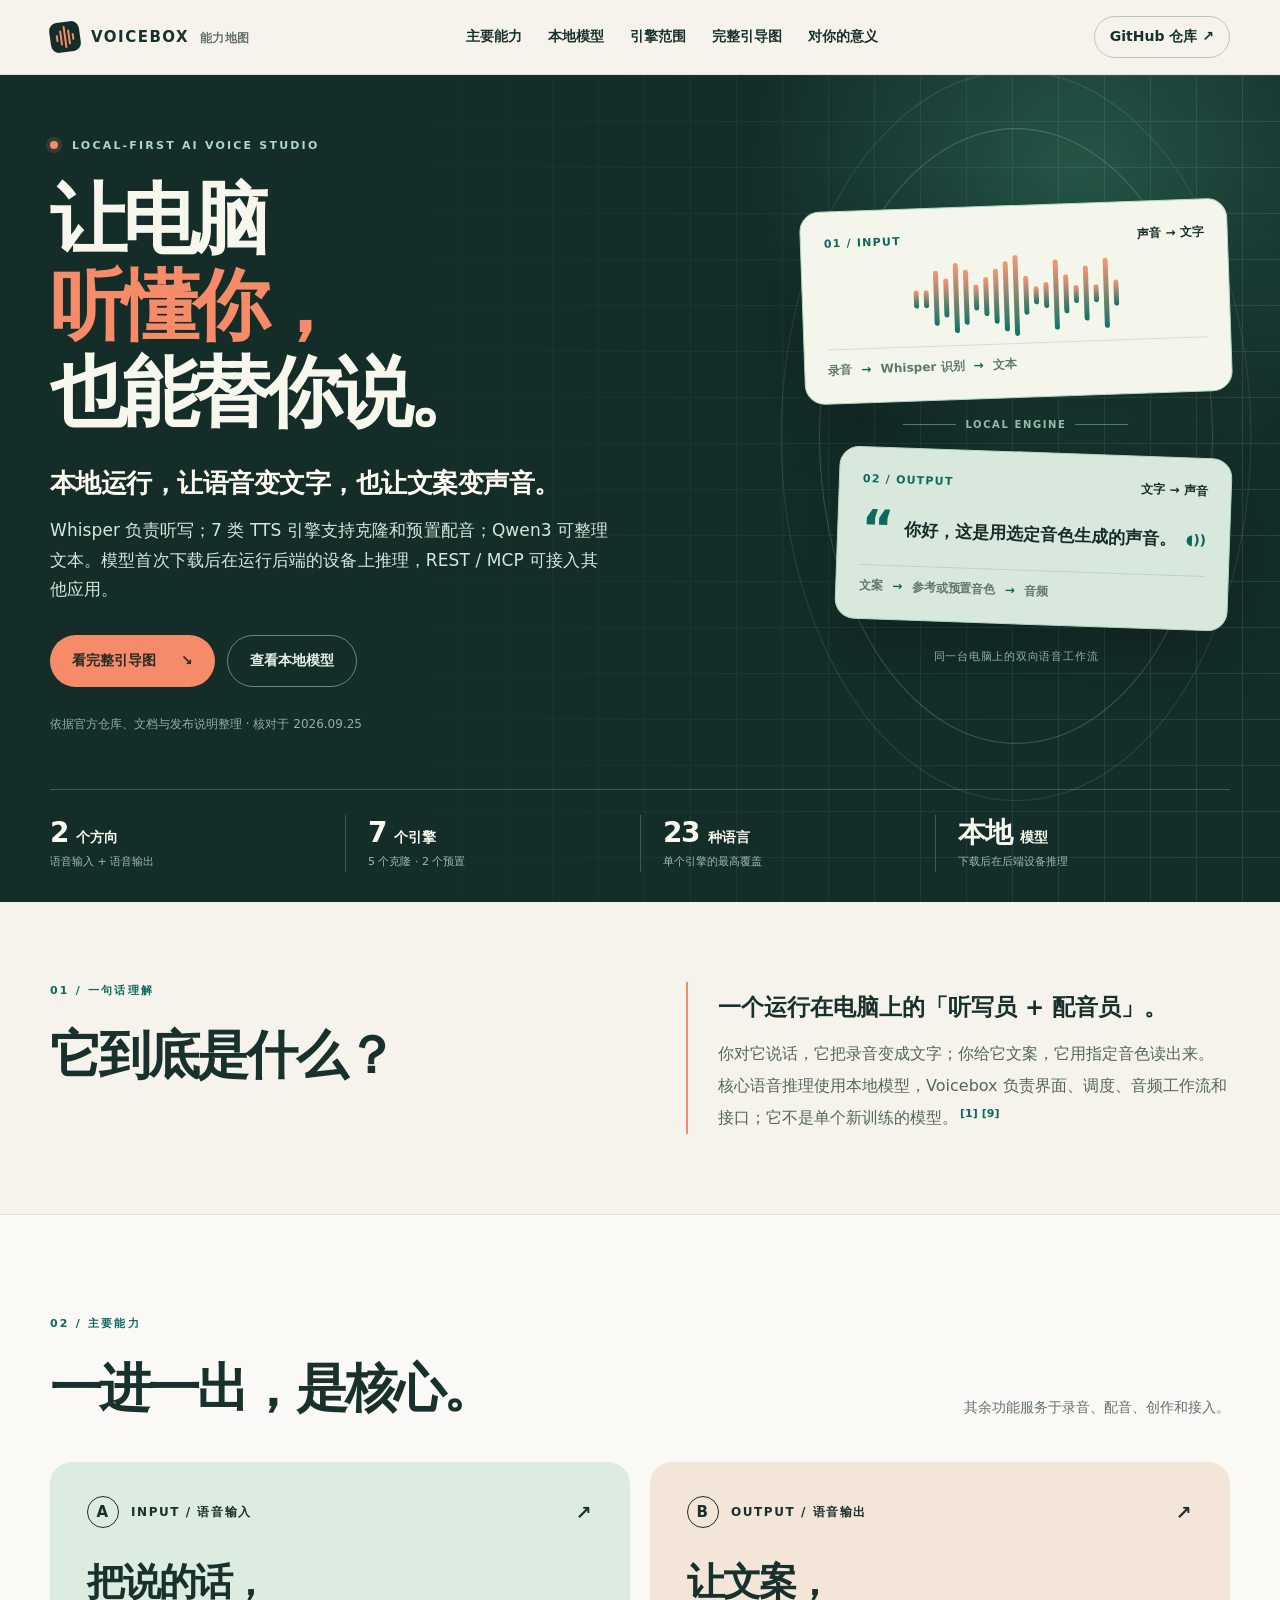
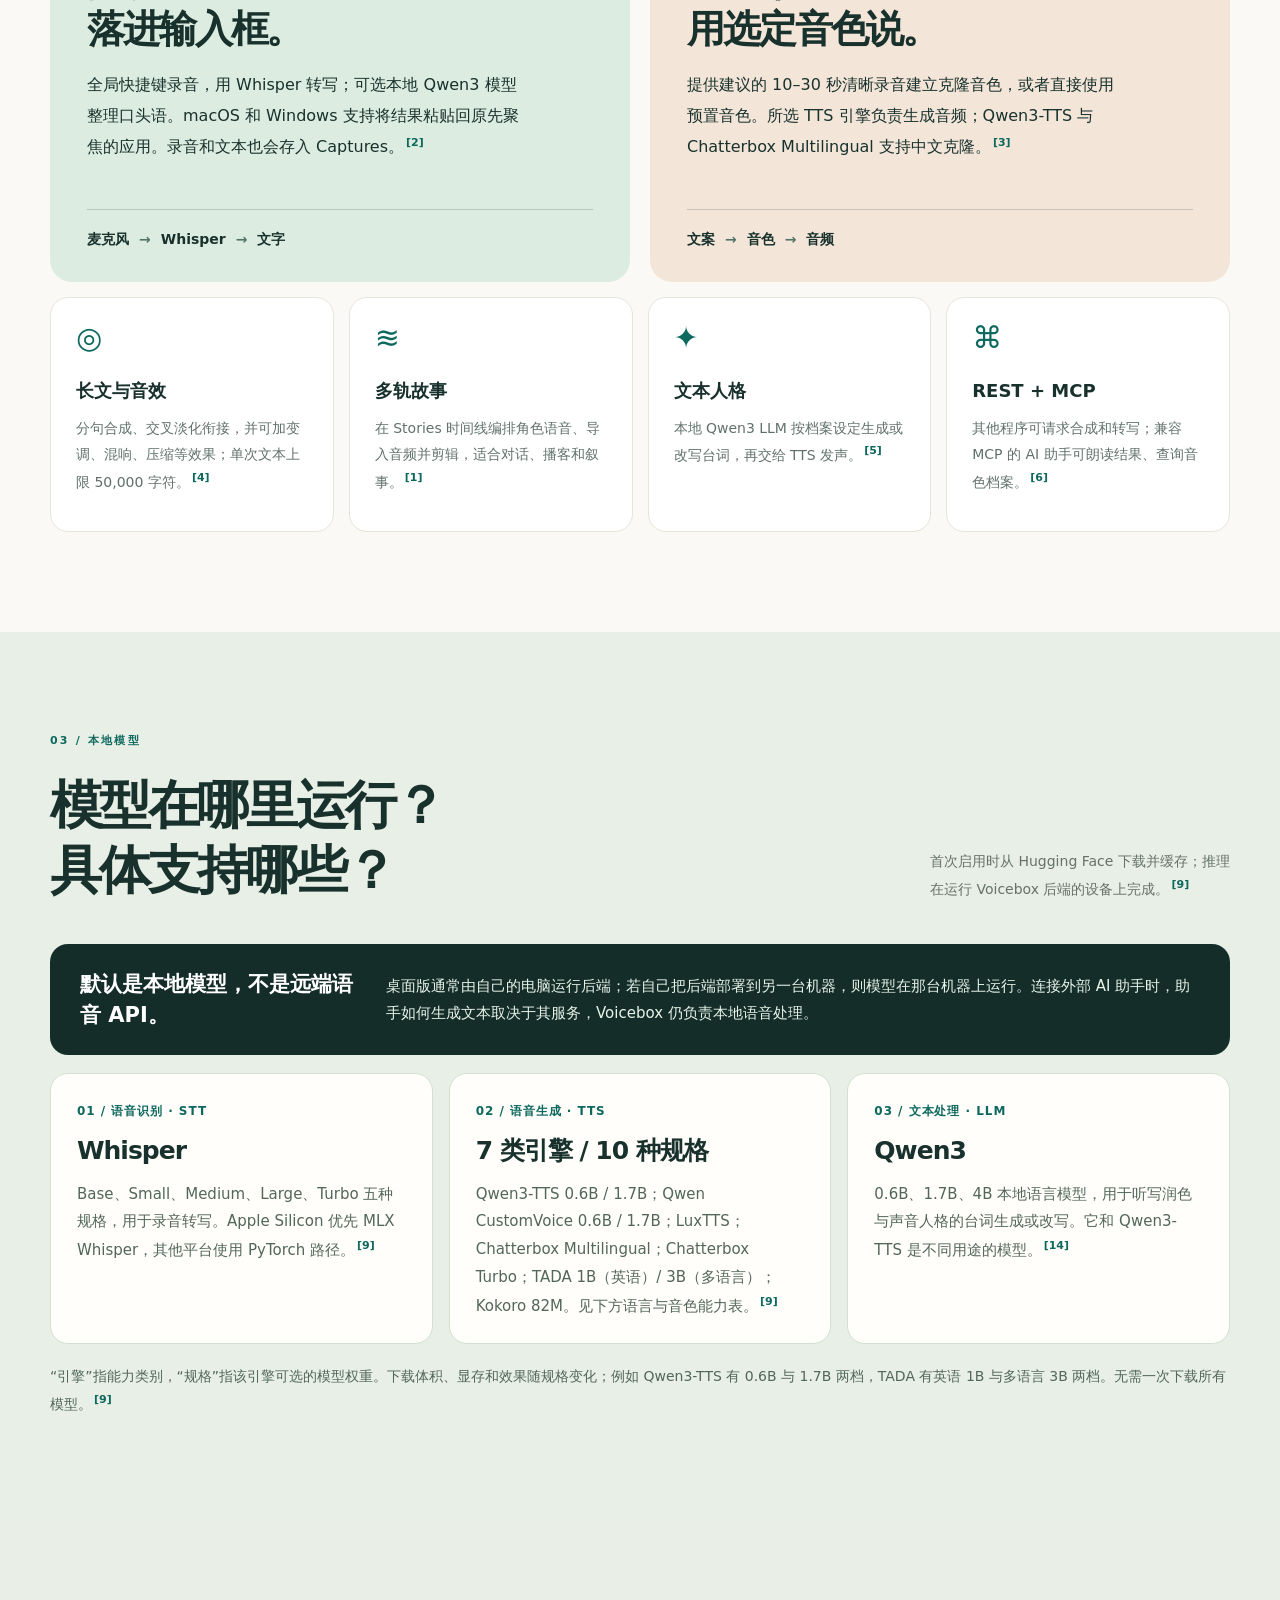
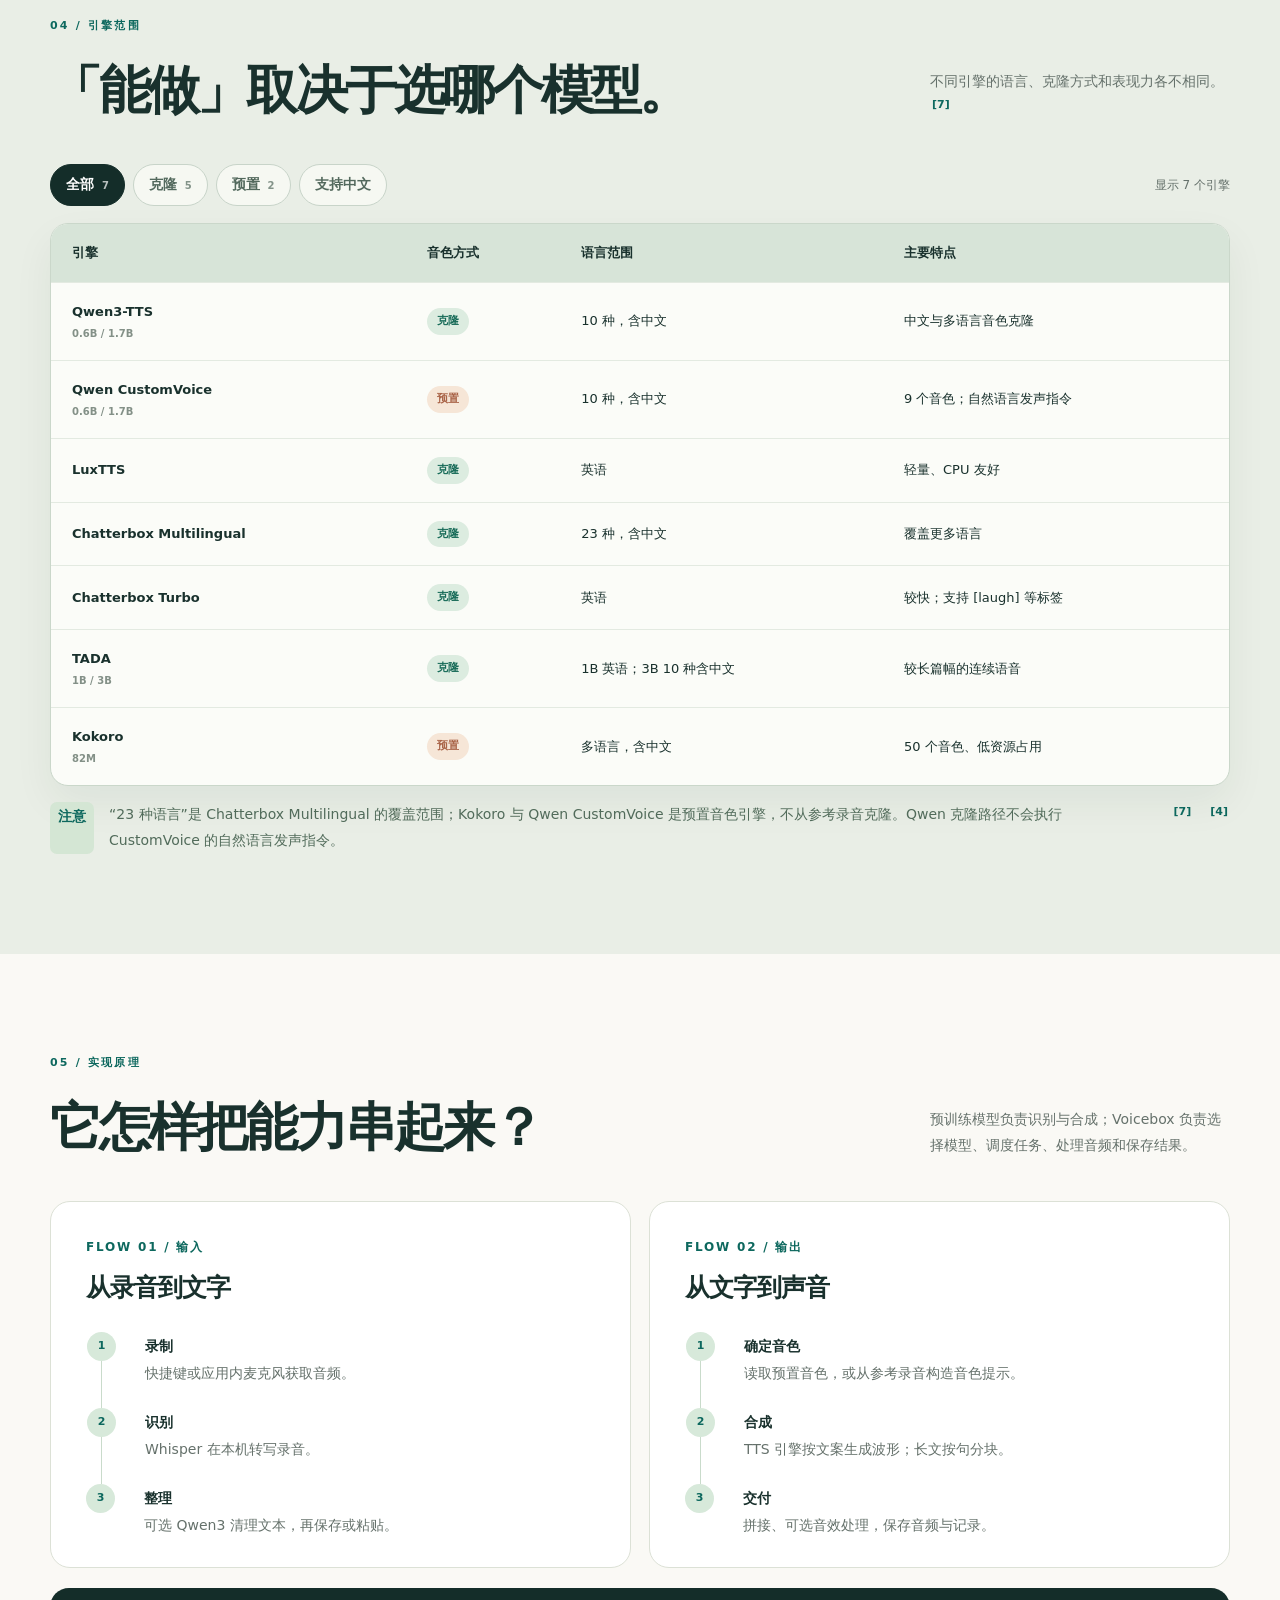
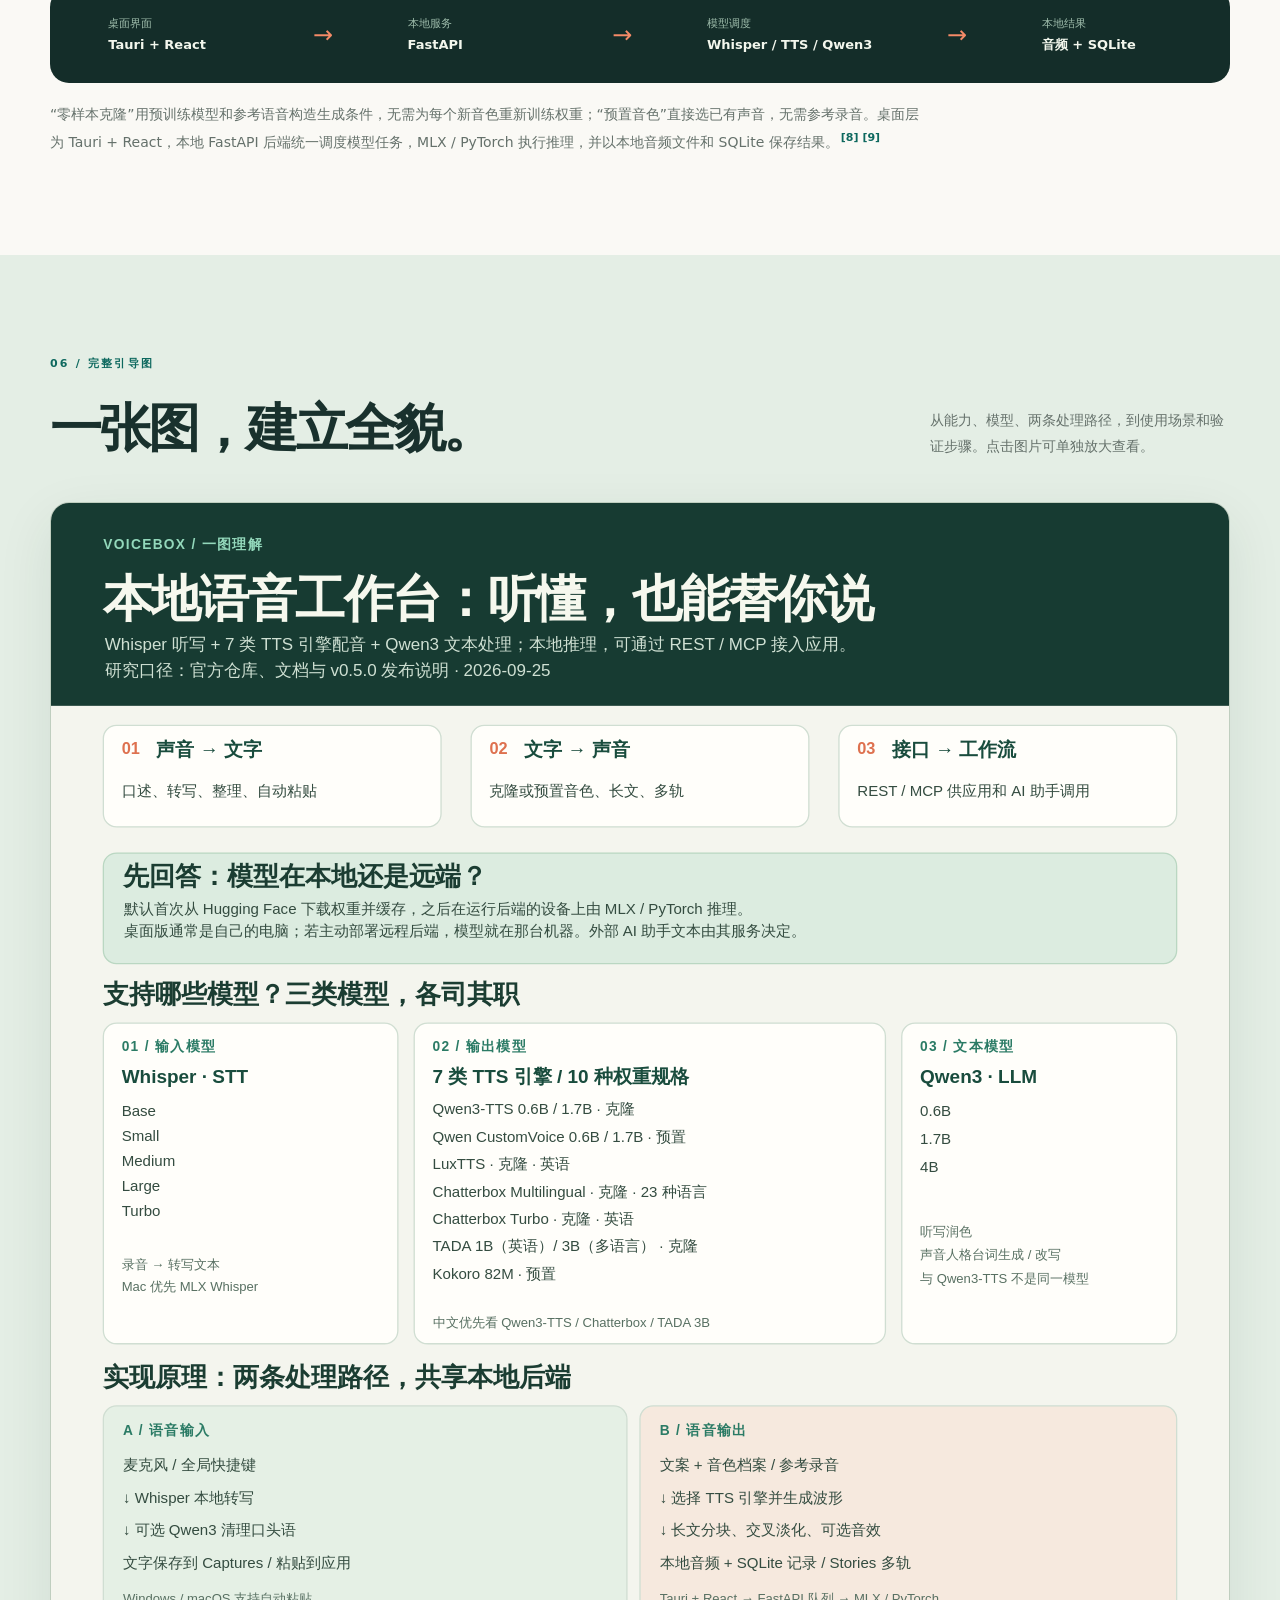
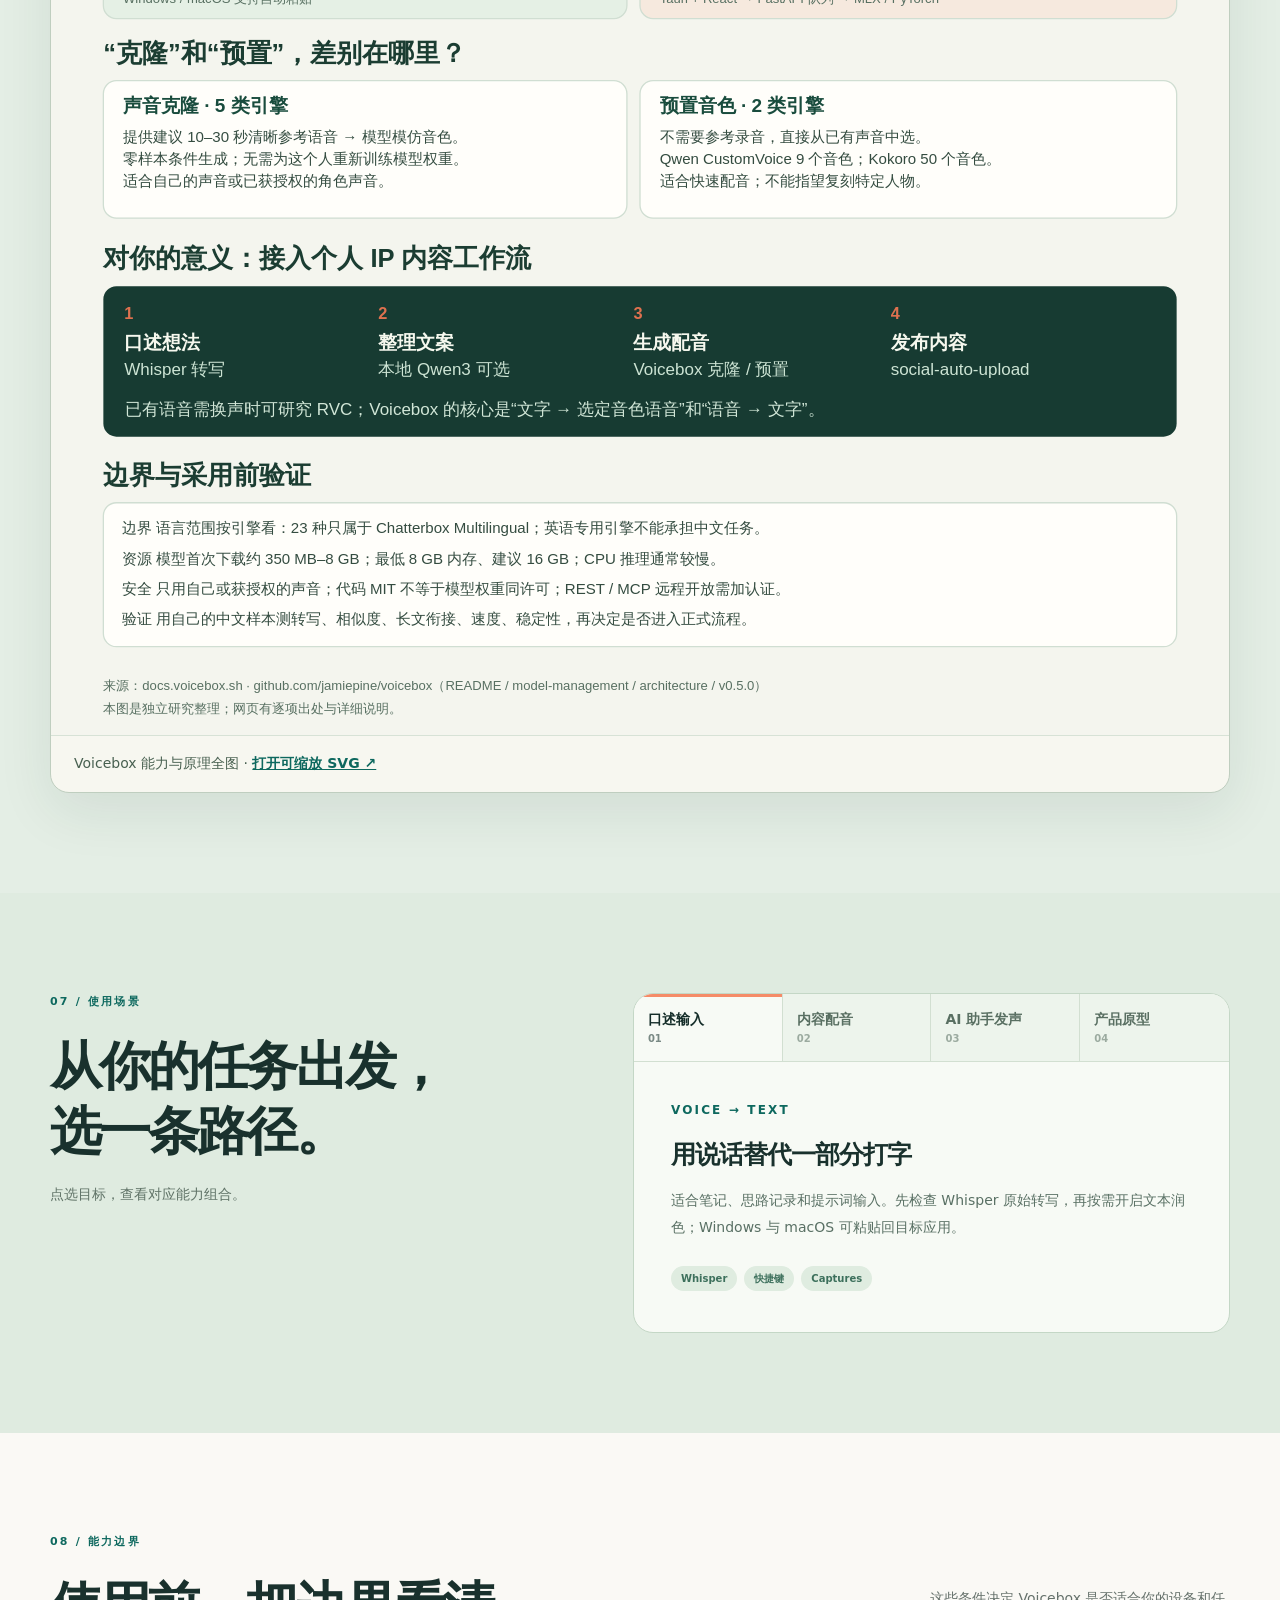
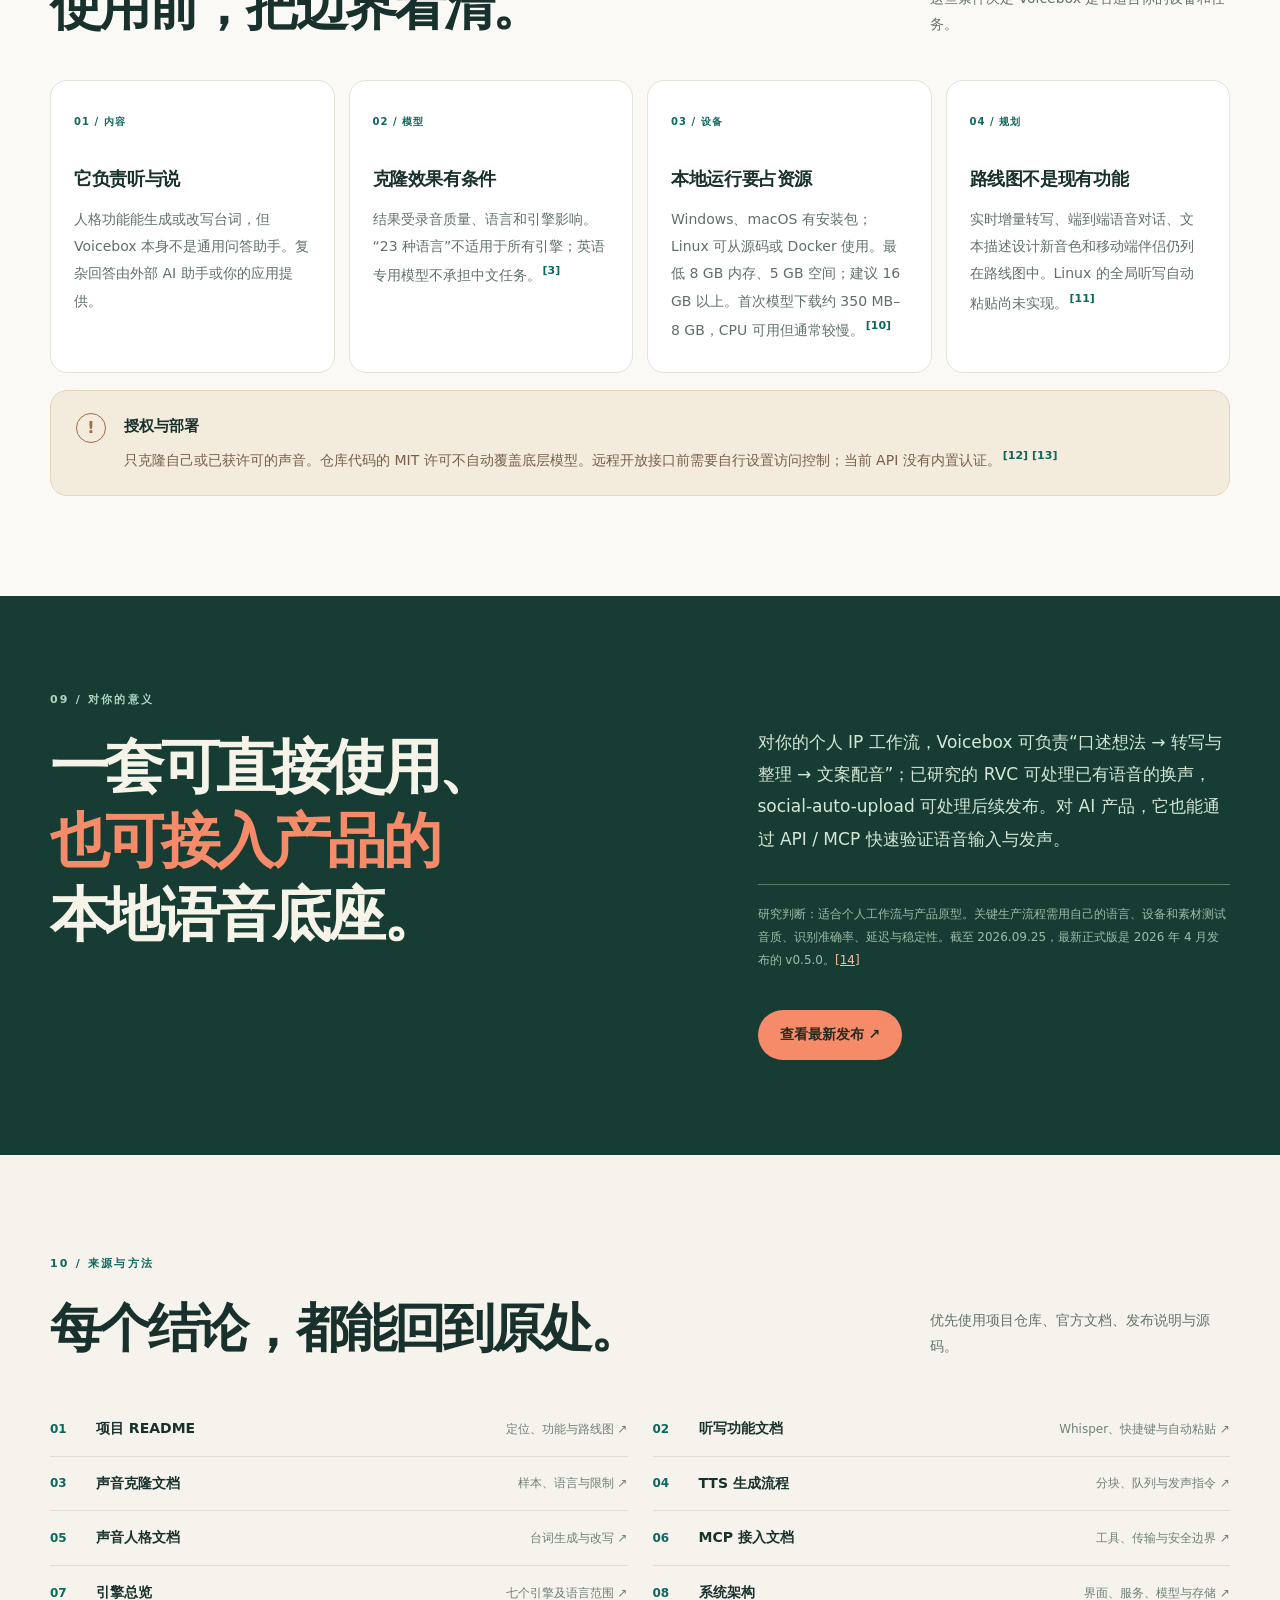
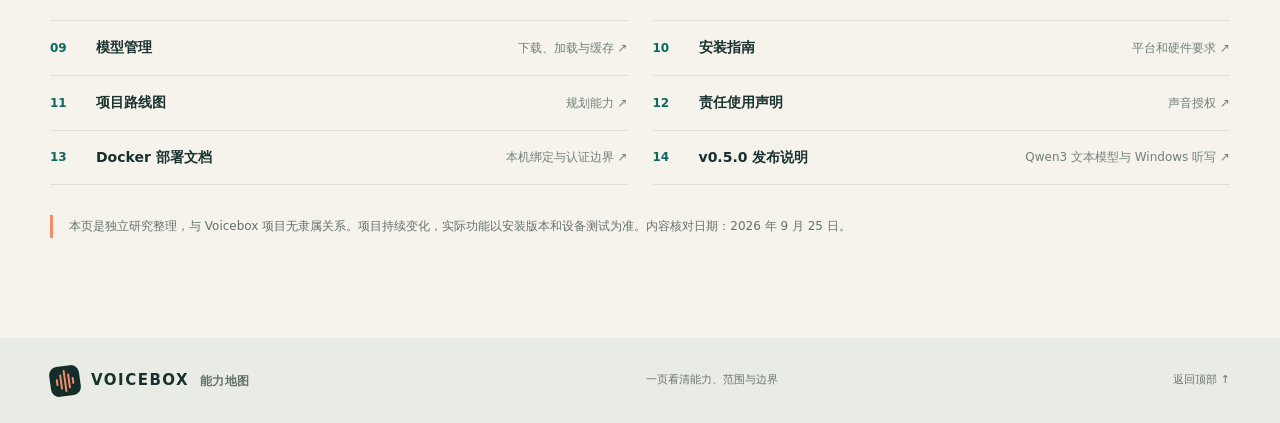
<file: docs/projects/003-voicebox/index.html>
<!doctype html>
<html lang="zh-CN">
<head>
  <meta charset="UTF-8">
  <meta name="viewport" content="width=device-width, initial-scale=1">
  <meta name="theme-color" content="#142d29">
  <meta name="description" content="Voicebox 是本地模型驱动的双向语音工作台：Whisper 听写、7 类 TTS 引擎的声音克隆与预置配音、本地 Qwen3 文本处理。查看支持的模型、工作原理、使用场景与完整引导图。">
  <title>Voicebox 能力地图</title>
  <link rel="icon" type="image/svg+xml" href="data:image/svg+xml,%3Csvg xmlns='http://www.w3.org/2000/svg' viewBox='0 0 64 64'%3E%3Crect width='64' height='64' rx='16' fill='%23142d29'/%3E%3Cpath d='M14 32v8m9-23v30m9-38v46m9-30v14m9-19v24' stroke='%23f58b68' stroke-width='5' stroke-linecap='round'/%3E%3C/svg%3E">
  <link rel="stylesheet" href="./styles.css">
  <script src="./app.js" defer></script>
</head>
<body>
  <a class="skip-link" href="#main">跳到正文</a>
  <div class="progress" aria-hidden="true"><span id="progress-bar"></span></div>
  <header class="site-header">
    <div class="container header-row">
      <a class="brand" href="#top"><span class="brand-symbol" aria-hidden="true"><i></i><i></i><i></i><i></i><i></i></span><span>VOICEBOX <small>能力地图</small></span></a>
      <nav aria-label="页面导航"><a href="#abilities">主要能力</a><a href="#models">本地模型</a><a href="#engines">引擎范围</a><a href="#guide">完整引导图</a><a href="#takeaway">对你的意义</a></nav>
      <a class="header-cta" href="https://github.com/jamiepine/voicebox" target="_blank" rel="noopener noreferrer">GitHub 仓库 ↗</a>
    </div>
  </header>

  <main id="main">
    <section class="hero" id="top">
      <div class="hero-pattern" aria-hidden="true"></div>
      <div class="container hero-grid">
        <div class="hero-copy">
          <p class="eyebrow light"><span class="status-dot"></span> LOCAL-FIRST AI VOICE STUDIO</p>
          <h1>让电脑<br><em>听懂你，</em><br>也能替你说。</h1>
          <p class="hero-summary"><strong>本地运行，让语音变文字，也让文案变声音。</strong><span>Whisper 负责听写；7 类 TTS 引擎支持克隆和预置配音；Qwen3 可整理文本。模型首次下载后在运行后端的设备上推理，REST / MCP 可接入其他应用。</span></p>
          <div class="hero-actions"><a class="button primary" href="#guide">看完整引导图 <span>↘</span></a><a class="button quiet" href="#models">查看本地模型</a></div>
          <p class="hero-date">依据官方仓库、文档与发布说明整理 · 核对于 2026.09.25</p>
        </div>
        <div class="hero-demo" aria-label="语音输入和输出示意">
          <div class="demo-card">
            <div class="demo-head"><span>01 / INPUT</span><strong>声音 → 文字</strong></div>
            <div class="wave" aria-hidden="true"><i></i><i></i><i></i><i></i><i></i><i></i><i></i><i></i><i></i><i></i><i></i><i></i><i></i><i></i><i></i><i></i><i></i><i></i><i></i><i></i><i></i></div>
            <p>录音 <b>→</b> Whisper 识别 <b>→</b> 文本</p>
          </div>
          <div class="demo-link"><span></span> LOCAL ENGINE <span></span></div>
          <div class="demo-card output">
            <div class="demo-head"><span>02 / OUTPUT</span><strong>文字 → 声音</strong></div>
            <div class="sample-quote"><span>“</span>你好，这是用选定音色生成的声音。<b aria-hidden="true">◖))</b></div>
            <p>文案 <b>→</b> 参考或预置音色 <b>→</b> 音频</p>
          </div>
          <div class="demo-footer">同一台电脑上的双向语音工作流</div>
        </div>
      </div>
      <div class="container stat-row">
        <div><strong>2 <span>个方向</span></strong><small>语音输入 + 语音输出</small></div>
        <div><strong>7 <span>个引擎</span></strong><small>5 个克隆 · 2 个预置</small></div>
        <div><strong>23 <span>种语言</span></strong><small>单个引擎的最高覆盖</small></div>
        <div><strong>本地 <span>模型</span></strong><small>下载后在后端设备推理</small></div>
      </div>
    </section>

    <section class="section definition" id="overview">
      <div class="container definition-grid">
        <div><p class="eyebrow">01 / 一句话理解</p><h2>它到底是什么？</h2></div>
        <div><p class="lead">一个运行在电脑上的「听写员 + 配音员」。</p><p>你对它说话，它把录音变成文字；你给它文案，它用指定音色读出来。核心语音推理使用本地模型，Voicebox 负责界面、调度、音频工作流和接口；它不是单个新训练的模型。<a class="cite" href="#s1">[1]</a><a class="cite" href="#s9">[9]</a></p></div>
      </div>
    </section>

    <section class="section abilities" id="abilities">
      <div class="container">
        <div class="section-heading"><div><p class="eyebrow">02 / 主要能力</p><h2>一进一出，是核心。</h2></div><p>其余功能服务于录音、配音、创作和接入。</p></div>
        <div class="ability-grid">
          <article class="ability-card listen"><div class="card-meta"><span>A</span><small>INPUT / 语音输入</small><b>↗</b></div><h3>把说的话，<br>落进输入框。</h3><p>全局快捷键录音，用 Whisper 转写；可选本地 Qwen3 模型整理口头语。macOS 和 Windows 支持将结果粘贴回原先聚焦的应用。录音和文本也会存入 Captures。<a class="cite" href="#s2">[2]</a></p><div class="mini-flow"><span>麦克风</span> → <span>Whisper</span> → <span>文字</span></div></article>
          <article class="ability-card speak"><div class="card-meta"><span>B</span><small>OUTPUT / 语音输出</small><b>↗</b></div><h3>让文案，<br>用选定音色说。</h3><p>提供建议的 10–30 秒清晰录音建立克隆音色，或者直接使用预置音色。所选 TTS 引擎负责生成音频；Qwen3-TTS 与 Chatterbox Multilingual 支持中文克隆。<a class="cite" href="#s3">[3]</a></p><div class="mini-flow"><span>文案</span> → <span>音色</span> → <span>音频</span></div></article>
        </div>
        <div class="feature-grid">
          <article><span class="feature-icon">◎</span><h3>长文与音效</h3><p>分句合成、交叉淡化衔接，并可加变调、混响、压缩等效果；单次文本上限 50,000 字符。<a class="cite" href="#s4">[4]</a></p></article>
          <article><span class="feature-icon">≋</span><h3>多轨故事</h3><p>在 Stories 时间线编排角色语音、导入音频并剪辑，适合对话、播客和叙事。<a class="cite" href="#s1">[1]</a></p></article>
          <article><span class="feature-icon">✦</span><h3>文本人格</h3><p>本地 Qwen3 LLM 按档案设定生成或改写台词，再交给 TTS 发声。<a class="cite" href="#s5">[5]</a></p></article>
          <article><span class="feature-icon">⌘</span><h3>REST + MCP</h3><p>其他程序可请求合成和转写；兼容 MCP 的 AI 助手可朗读结果、查询音色档案。<a class="cite" href="#s6">[6]</a></p></article>
        </div>
      </div>
    </section>

    <section class="section model-section" id="models">
      <div class="container">
        <div class="section-heading"><div><p class="eyebrow">03 / 本地模型</p><h2>模型在哪里运行？<br>具体支持哪些？</h2></div><p>首次启用时从 Hugging Face 下载并缓存；推理在运行 Voicebox 后端的设备上完成。<a class="cite" href="#s9">[9]</a></p></div>
        <div class="local-callout"><strong>默认是本地模型，不是远端语音 API。</strong><span>桌面版通常由自己的电脑运行后端；若自己把后端部署到另一台机器，则模型在那台机器上运行。连接外部 AI 助手时，助手如何生成文本取决于其服务，Voicebox 仍负责本地语音处理。</span></div>
        <div class="model-grid">
          <article><span>01 / 语音识别 · STT</span><h3>Whisper</h3><p>Base、Small、Medium、Large、Turbo 五种规格，用于录音转写。Apple Silicon 优先 MLX Whisper，其他平台使用 PyTorch 路径。<a class="cite" href="#s9">[9]</a></p></article>
          <article><span>02 / 语音生成 · TTS</span><h3>7 类引擎 / 10 种规格</h3><p>Qwen3-TTS 0.6B / 1.7B；Qwen CustomVoice 0.6B / 1.7B；LuxTTS；Chatterbox Multilingual；Chatterbox Turbo；TADA 1B（英语）/ 3B（多语言）；Kokoro 82M。见下方语言与音色能力表。<a class="cite" href="#s9">[9]</a></p></article>
          <article><span>03 / 文本处理 · LLM</span><h3>Qwen3</h3><p>0.6B、1.7B、4B 本地语言模型，用于听写润色与声音人格的台词生成或改写。它和 Qwen3-TTS 是不同用途的模型。<a class="cite" href="#s14">[14]</a></p></article>
        </div>
        <p class="model-footnote">“引擎”指能力类别，“规格”指该引擎可选的模型权重。下载体积、显存和效果随规格变化；例如 Qwen3-TTS 有 0.6B 与 1.7B 两档，TADA 有英语 1B 与多语言 3B 两档。无需一次下载所有模型。<a class="cite" href="#s9">[9]</a></p>
      </div>
    </section>

    <section class="section engine-section" id="engines">
      <div class="container">
        <div class="section-heading"><div><p class="eyebrow">04 / 引擎范围</p><h2>「能做」取决于选哪个模型。</h2></div><p>不同引擎的语言、克隆方式和表现力各不相同。<a class="cite" href="#s7">[7]</a></p></div>
        <div class="filters" role="group" aria-label="筛选引擎"><div><button class="active" type="button" data-filter="all" aria-pressed="true">全部 <small>7</small></button><button type="button" data-filter="clone" aria-pressed="false">克隆 <small>5</small></button><button type="button" data-filter="preset" aria-pressed="false">预置 <small>2</small></button><button type="button" data-filter="zh" aria-pressed="false">支持中文</button></div><p id="result-count" aria-live="polite">显示 7 个引擎</p></div>
        <div class="table-scroll"><table><caption class="sr-only">七个 TTS 引擎的能力范围</caption><thead><tr><th scope="col">引擎</th><th scope="col">音色方式</th><th scope="col">语言范围</th><th scope="col">主要特点</th></tr></thead><tbody>
          <tr data-kind="clone" data-zh="true"><th scope="row">Qwen3-TTS <small>0.6B / 1.7B</small></th><td><span class="pill clone">克隆</span></td><td>10 种，含中文</td><td>中文与多语言音色克隆</td></tr>
          <tr data-kind="preset" data-zh="true"><th scope="row">Qwen CustomVoice <small>0.6B / 1.7B</small></th><td><span class="pill preset">预置</span></td><td>10 种，含中文</td><td>9 个音色；自然语言发声指令</td></tr>
          <tr data-kind="clone" data-zh="false"><th scope="row">LuxTTS</th><td><span class="pill clone">克隆</span></td><td>英语</td><td>轻量、CPU 友好</td></tr>
          <tr data-kind="clone" data-zh="true"><th scope="row">Chatterbox Multilingual</th><td><span class="pill clone">克隆</span></td><td>23 种，含中文</td><td>覆盖更多语言</td></tr>
          <tr data-kind="clone" data-zh="false"><th scope="row">Chatterbox Turbo</th><td><span class="pill clone">克隆</span></td><td>英语</td><td>较快；支持 [laugh] 等标签</td></tr>
          <tr data-kind="clone" data-zh="true"><th scope="row">TADA <small>1B / 3B</small></th><td><span class="pill clone">克隆</span></td><td>1B 英语；3B 10 种含中文</td><td>较长篇幅的连续语音</td></tr>
          <tr data-kind="preset" data-zh="true"><th scope="row">Kokoro <small>82M</small></th><td><span class="pill preset">预置</span></td><td>多语言，含中文</td><td>50 个音色、低资源占用</td></tr>
        </tbody></table></div>
        <p class="table-note"><strong>注意</strong>“23 种语言”是 Chatterbox Multilingual 的覆盖范围；Kokoro 与 Qwen CustomVoice 是预置音色引擎，不从参考录音克隆。Qwen 克隆路径不会执行 CustomVoice 的自然语言发声指令。<a class="cite" href="#s7">[7]</a><a class="cite" href="#s4">[4]</a></p>
      </div>
    </section>

    <section class="section principle" id="principle">
      <div class="container">
        <div class="section-heading"><div><p class="eyebrow">05 / 实现原理</p><h2>它怎样把能力串起来？</h2></div><p>预训练模型负责识别与合成；Voicebox 负责选择模型、调度任务、处理音频和保存结果。</p></div>
        <div class="process-grid">
          <article><span class="process-kicker">FLOW 01 / 输入</span><h3>从录音到文字</h3><ol><li><b>录制</b><p>快捷键或应用内麦克风获取音频。</p></li><li><b>识别</b><p>Whisper 在本机转写录音。</p></li><li><b>整理</b><p>可选 Qwen3 清理文本，再保存或粘贴。</p></li></ol></article>
          <article><span class="process-kicker">FLOW 02 / 输出</span><h3>从文字到声音</h3><ol><li><b>确定音色</b><p>读取预置音色，或从参考录音构造音色提示。</p></li><li><b>合成</b><p>TTS 引擎按文案生成波形；长文按句分块。</p></li><li><b>交付</b><p>拼接、可选音效处理，保存音频与记录。</p></li></ol></article>
        </div>
        <div class="architecture" aria-label="软件架构"><span>桌面界面<b>Tauri + React</b></span><i>→</i><span>本地服务<b>FastAPI</b></span><i>→</i><span>模型调度<b>Whisper / TTS / Qwen3</b></span><i>→</i><span>本地结果<b>音频 + SQLite</b></span></div>
        <p class="footnote">“零样本克隆”用预训练模型和参考语音构造生成条件，无需为每个新音色重新训练权重；“预置音色”直接选已有声音，无需参考录音。桌面层为 Tauri + React，本地 FastAPI 后端统一调度模型任务，MLX / PyTorch 执行推理，并以本地音频文件和 SQLite 保存结果。<a class="cite" href="#s8">[8]</a><a class="cite" href="#s9">[9]</a></p>
      </div>
    </section>

    <section class="section guide-section" id="guide">
      <div class="container">
        <div class="section-heading"><div><p class="eyebrow">06 / 完整引导图</p><h2>一张图，建立全貌。</h2></div><p>从能力、模型、两条处理路径，到使用场景和验证步骤。点击图片可单独放大查看。</p></div>
        <figure class="guide-figure"><a href="./overview.svg" target="_blank" rel="noopener" aria-label="单独打开 Voicebox 完整引导图"><img src="./overview.svg" alt="Voicebox 完整引导图：定位、能力、全部本地模型、输入与输出流程、克隆和预置的区别、个人内容工作流及边界" loading="lazy"></a><figcaption>Voicebox 能力与原理全图 · <a href="./overview.svg" target="_blank" rel="noopener">打开可缩放 SVG ↗</a></figcaption></figure>
      </div>
    </section>

    <section class="section cases" id="cases">
      <div class="container cases-grid">
        <div><p class="eyebrow">07 / 使用场景</p><h2>从你的任务出发，<br>选一条路径。</h2><p>点选目标，查看对应能力组合。</p></div>
        <div class="case-widget"><div class="case-tabs" role="tablist" aria-label="选择使用目标"><button type="button" role="tab" id="tab-input" aria-controls="panel-input" aria-selected="true" tabindex="0" data-case="input">口述输入 <small>01</small></button><button type="button" role="tab" id="tab-creator" aria-controls="panel-creator" aria-selected="false" tabindex="-1" data-case="creator">内容配音 <small>02</small></button><button type="button" role="tab" id="tab-agent" aria-controls="panel-agent" aria-selected="false" tabindex="-1" data-case="agent">AI 助手发声 <small>03</small></button><button type="button" role="tab" id="tab-product" aria-controls="panel-product" aria-selected="false" tabindex="-1" data-case="product">产品原型 <small>04</small></button></div>
          <div class="case-panel" id="panel-input" role="tabpanel" aria-labelledby="tab-input" data-panel="input"><span>VOICE → TEXT</span><h3>用说话替代一部分打字</h3><p>适合笔记、思路记录和提示词输入。先检查 Whisper 原始转写，再按需开启文本润色；Windows 与 macOS 可粘贴回目标应用。</p><div><b>Whisper</b><b>快捷键</b><b>Captures</b></div></div>
          <div class="case-panel" id="panel-creator" role="tabpanel" aria-labelledby="tab-creator" data-panel="creator" hidden><span>TEXT → VOICE</span><h3>制作解说与多角色故事</h3><p>用自己或获授权的声音，或者预置音色生成台词；通过长文分段、音效和 Stories 时间线组织成完整音频。</p><div><b>声音克隆</b><b>长文</b><b>Stories</b></div></div>
          <div class="case-panel" id="panel-agent" role="tabpanel" aria-labelledby="tab-agent" data-panel="agent" hidden><span>AGENT → SPEECH</span><h3>让 AI 助手读出结果</h3><p>连接兼容 MCP 的助手，选择音色档案，让它朗读任务完成提示或回答。助手负责生成回答，Voicebox 负责发声。</p><div><b>MCP</b><b>voicebox.speak</b><b>音色档案</b></div></div>
          <div class="case-panel" id="panel-product" role="tabpanel" aria-labelledby="tab-product" data-panel="product" hidden><span>API → PRODUCT</span><h3>验证语音交互原型</h3><p>调用本地 REST API 接入合成、转写和档案管理；正式交付前再验证延迟、资源占用和部署安全。</p><div><b>REST API</b><b>本地推理</b><b>模型选择</b></div></div>
        </div>
      </div>
    </section>

    <section class="section limits" id="limits">
      <div class="container">
        <div class="section-heading"><div><p class="eyebrow">08 / 能力边界</p><h2>使用前，把边界看清。</h2></div><p>这些条件决定 Voicebox 是否适合你的设备和任务。</p></div>
        <div class="limit-grid">
          <article><small>01 / 内容</small><h3>它负责听与说</h3><p>人格功能能生成或改写台词，但 Voicebox 本身不是通用问答助手。复杂回答由外部 AI 助手或你的应用提供。</p></article>
          <article><small>02 / 模型</small><h3>克隆效果有条件</h3><p>结果受录音质量、语言和引擎影响。“23 种语言”不适用于所有引擎；英语专用模型不承担中文任务。<a class="cite" href="#s3">[3]</a></p></article>
          <article><small>03 / 设备</small><h3>本地运行要占资源</h3><p>Windows、macOS 有安装包；Linux 可从源码或 Docker 使用。最低 8 GB 内存、5 GB 空间；建议 16 GB 以上。首次模型下载约 350 MB–8 GB，CPU 可用但通常较慢。<a class="cite" href="#s10">[10]</a></p></article>
          <article><small>04 / 规划</small><h3>路线图不是现有功能</h3><p>实时增量转写、端到端语音对话、文本描述设计新音色和移动端伴侣仍列在路线图中。Linux 的全局听写自动粘贴尚未实现。<a class="cite" href="#s11">[11]</a></p></article>
        </div>
        <div class="safety"><span aria-hidden="true">!</span><div><h3>授权与部署</h3><p>只克隆自己或已获许可的声音。仓库代码的 MIT 许可不自动覆盖底层模型。远程开放接口前需要自行设置访问控制；当前 API 没有内置认证。<a class="cite" href="#s12">[12]</a><a class="cite" href="#s13">[13]</a></p></div></div>
      </div>
    </section>

    <section class="takeaway" id="takeaway"><div class="container takeaway-grid"><div><p class="eyebrow light">09 / 对你的意义</p><h2>一套可直接使用、<br><em>也可接入产品的</em><br>本地语音底座。</h2></div><div><p>对你的个人 IP 工作流，Voicebox 可负责“口述想法 → 转写与整理 → 文案配音”；已研究的 RVC 可处理已有语音的换声，social-auto-upload 可处理后续发布。对 AI 产品，它也能通过 API / MCP 快速验证语音输入与发声。</p><p class="takeaway-small">研究判断：适合个人工作流与产品原型。关键生产流程需用自己的语言、设备和素材测试音质、识别准确率、延迟与稳定性。截至 2026.09.25，最新正式版是 2026 年 4 月发布的 v0.5.0。<a href="#s14">[14]</a></p><a class="button primary" href="https://github.com/jamiepine/voicebox/releases/latest" target="_blank" rel="noopener noreferrer">查看最新发布 ↗</a></div></div></section>

    <section class="section sources" id="sources"><div class="container"><div class="section-heading"><div><p class="eyebrow">10 / 来源与方法</p><h2>每个结论，都能回到原处。</h2></div><p>优先使用项目仓库、官方文档、发布说明与源码。</p></div><ol class="source-list">
      <li id="s1"><a href="https://github.com/jamiepine/voicebox/blob/main/README.md" target="_blank" rel="noopener noreferrer"><b>01</b><strong>项目 README</strong><small>定位、功能与路线图 ↗</small></a></li>
      <li id="s2"><a href="https://docs.voicebox.sh/overview/dictation" target="_blank" rel="noopener noreferrer"><b>02</b><strong>听写功能文档</strong><small>Whisper、快捷键与自动粘贴 ↗</small></a></li>
      <li id="s3"><a href="https://docs.voicebox.sh/overview/voice-cloning" target="_blank" rel="noopener noreferrer"><b>03</b><strong>声音克隆文档</strong><small>样本、语言与限制 ↗</small></a></li>
      <li id="s4"><a href="https://docs.voicebox.sh/developer/tts-generation" target="_blank" rel="noopener noreferrer"><b>04</b><strong>TTS 生成流程</strong><small>分块、队列与发声指令 ↗</small></a></li>
      <li id="s5"><a href="https://docs.voicebox.sh/overview/voice-personalities" target="_blank" rel="noopener noreferrer"><b>05</b><strong>声音人格文档</strong><small>台词生成与改写 ↗</small></a></li>
      <li id="s6"><a href="https://docs.voicebox.sh/overview/mcp-server" target="_blank" rel="noopener noreferrer"><b>06</b><strong>MCP 接入文档</strong><small>工具、传输与安全边界 ↗</small></a></li>
      <li id="s7"><a href="https://github.com/jamiepine/voicebox/blob/main/docs/content/docs/overview/introduction.mdx" target="_blank" rel="noopener noreferrer"><b>07</b><strong>引擎总览</strong><small>七个引擎及语言范围 ↗</small></a></li>
      <li id="s8"><a href="https://github.com/jamiepine/voicebox/blob/main/docs/content/docs/developer/architecture.mdx" target="_blank" rel="noopener noreferrer"><b>08</b><strong>系统架构</strong><small>界面、服务、模型与存储 ↗</small></a></li>
      <li id="s9"><a href="https://github.com/jamiepine/voicebox/blob/main/docs/content/docs/developer/model-management.mdx" target="_blank" rel="noopener noreferrer"><b>09</b><strong>模型管理</strong><small>下载、加载与缓存 ↗</small></a></li>
      <li id="s10"><a href="https://docs.voicebox.sh/overview/installation" target="_blank" rel="noopener noreferrer"><b>10</b><strong>安装指南</strong><small>平台和硬件要求 ↗</small></a></li>
      <li id="s11"><a href="https://github.com/jamiepine/voicebox/blob/main/README.md#roadmap" target="_blank" rel="noopener noreferrer"><b>11</b><strong>项目路线图</strong><small>规划能力 ↗</small></a></li>
      <li id="s12"><a href="https://github.com/jamiepine/voicebox/blob/main/RESPONSIBLE_USE.md" target="_blank" rel="noopener noreferrer"><b>12</b><strong>责任使用声明</strong><small>声音授权 ↗</small></a></li>
      <li id="s13"><a href="https://docs.voicebox.sh/overview/docker" target="_blank" rel="noopener noreferrer"><b>13</b><strong>Docker 部署文档</strong><small>本机绑定与认证边界 ↗</small></a></li>
      <li id="s14"><a href="https://github.com/jamiepine/voicebox/releases/tag/v0.5.0" target="_blank" rel="noopener noreferrer"><b>14</b><strong>v0.5.0 发布说明</strong><small>Qwen3 文本模型与 Windows 听写 ↗</small></a></li>
    </ol><p class="source-note">本页是独立研究整理，与 Voicebox 项目无隶属关系。项目持续变化，实际功能以安装版本和设备测试为准。内容核对日期：2026 年 9 月 25 日。</p></div></section>
  </main>
  <footer class="site-footer"><div class="container"><a class="brand" href="#top"><span class="brand-symbol" aria-hidden="true"><i></i><i></i><i></i><i></i><i></i></span><span>VOICEBOX <small>能力地图</small></span></a><span>一页看清能力、范围与边界</span><a href="#top">返回顶部 ↑</a></div></footer>
</body>
</html>
</file>
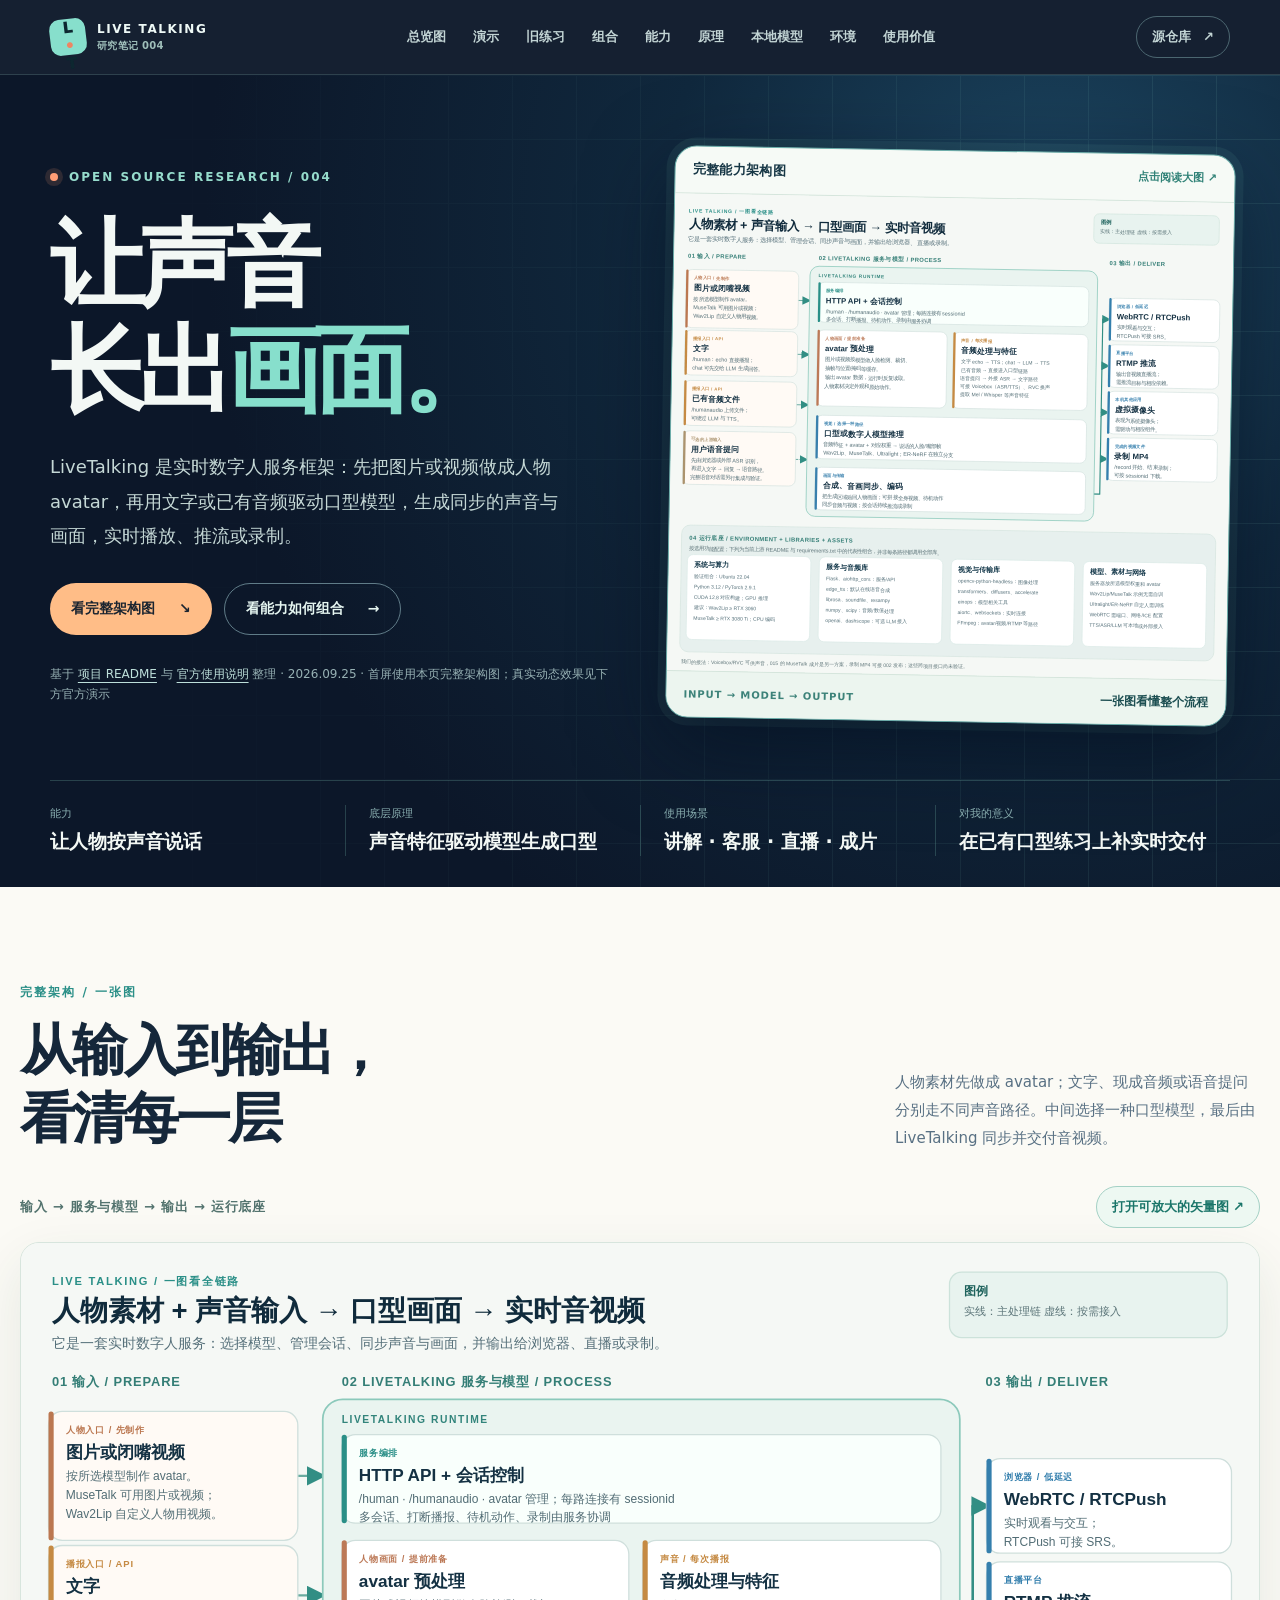
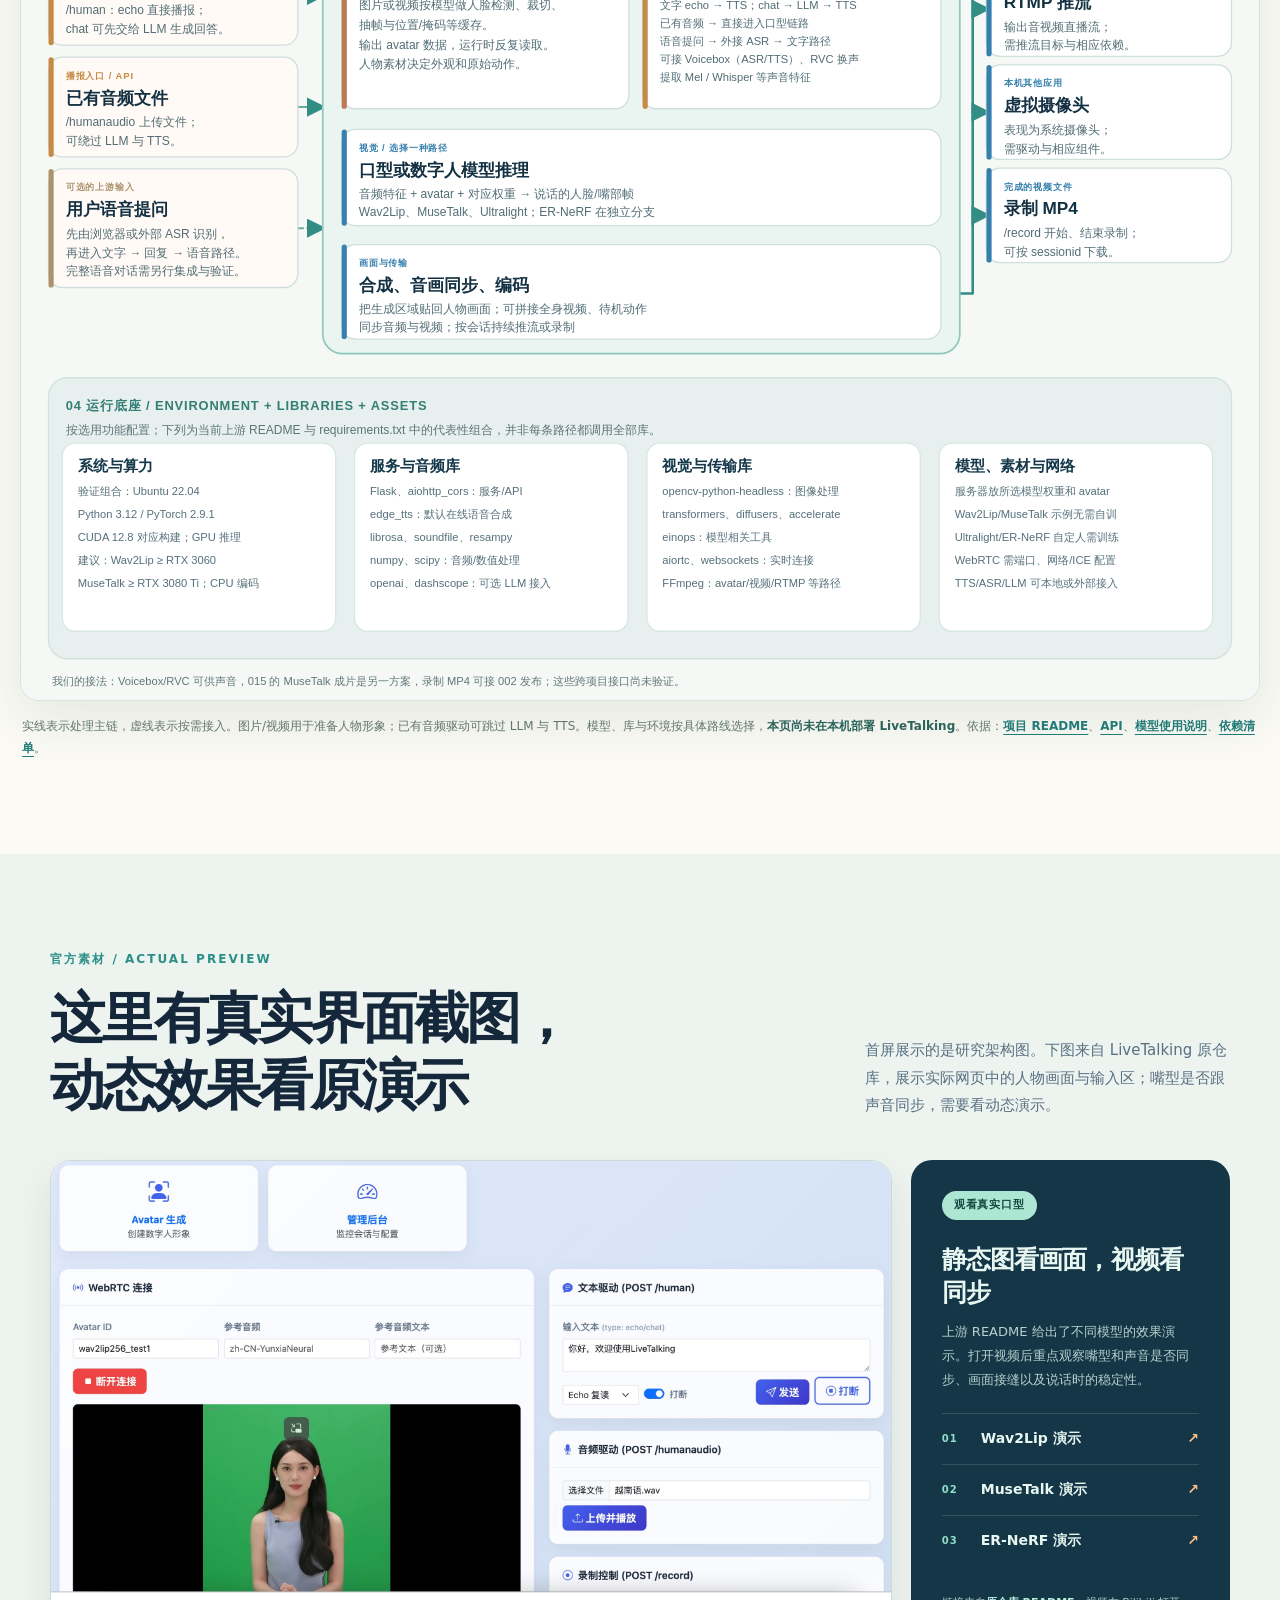
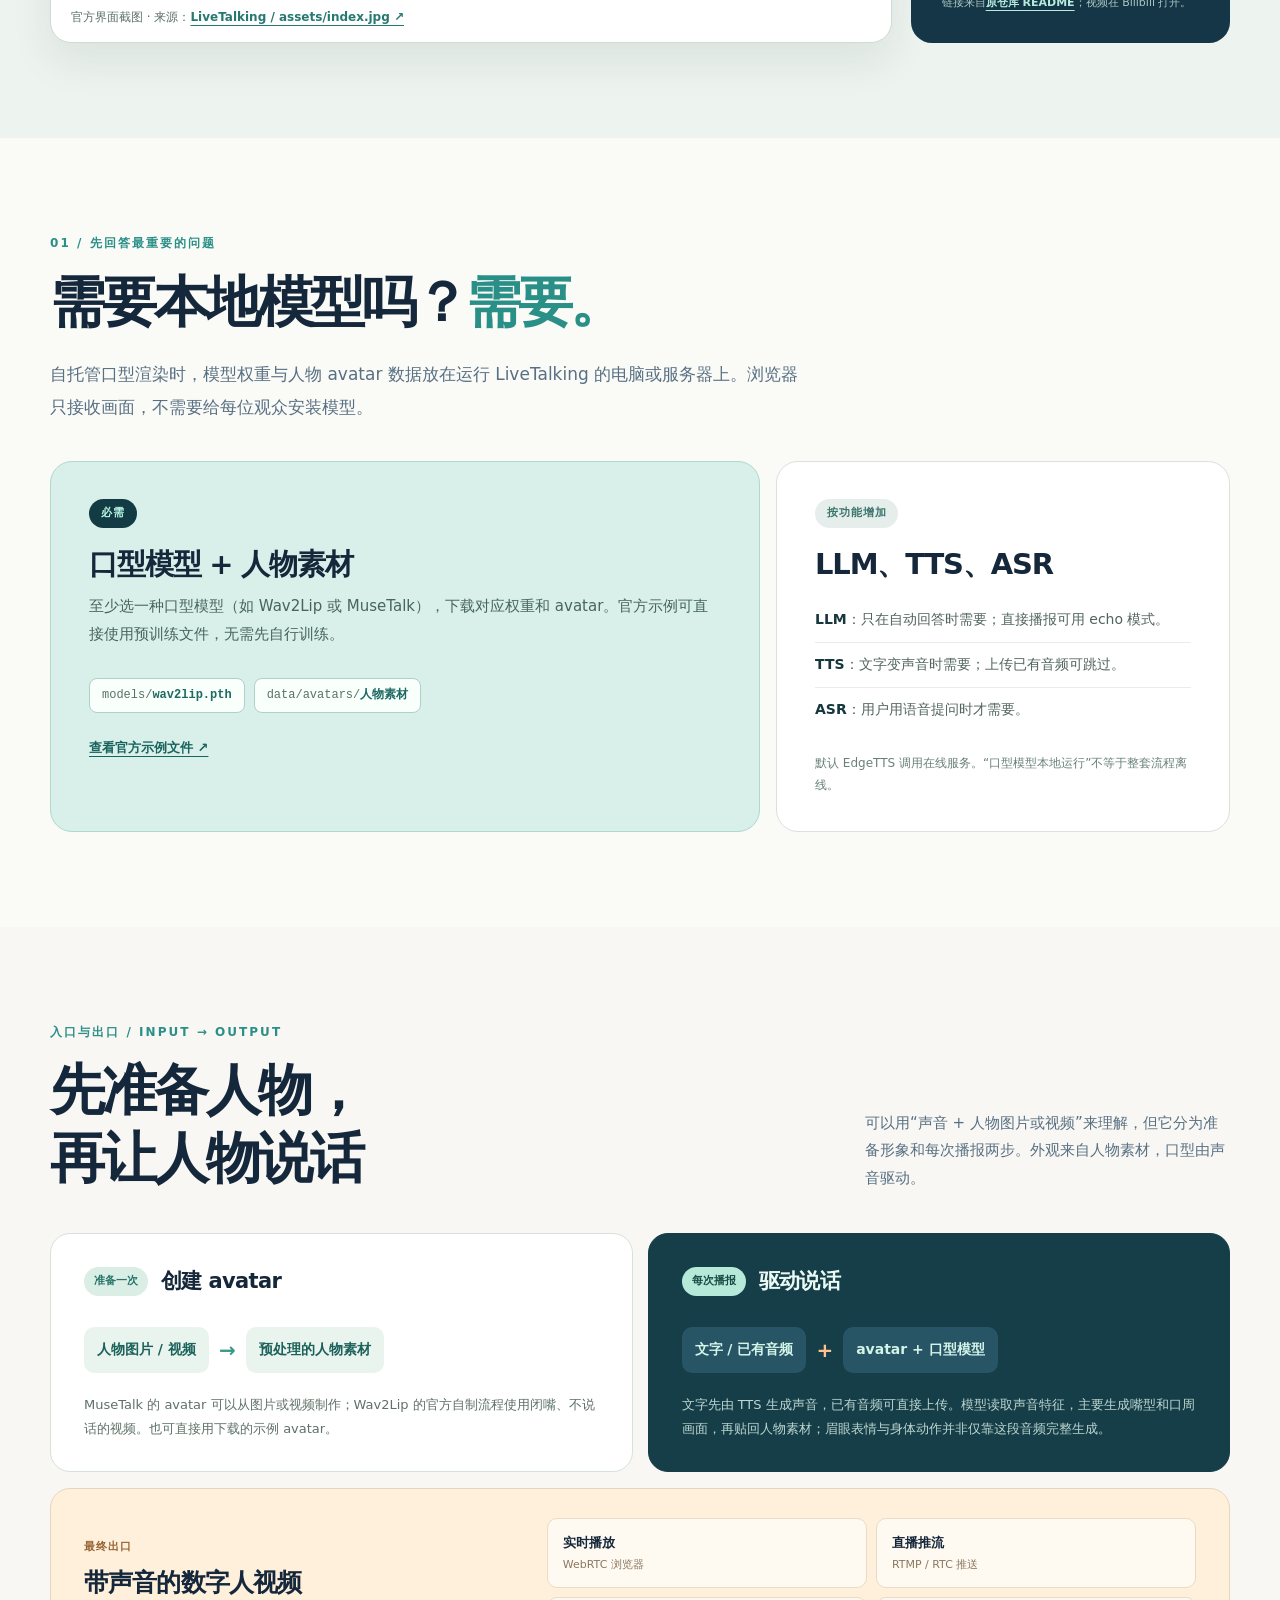
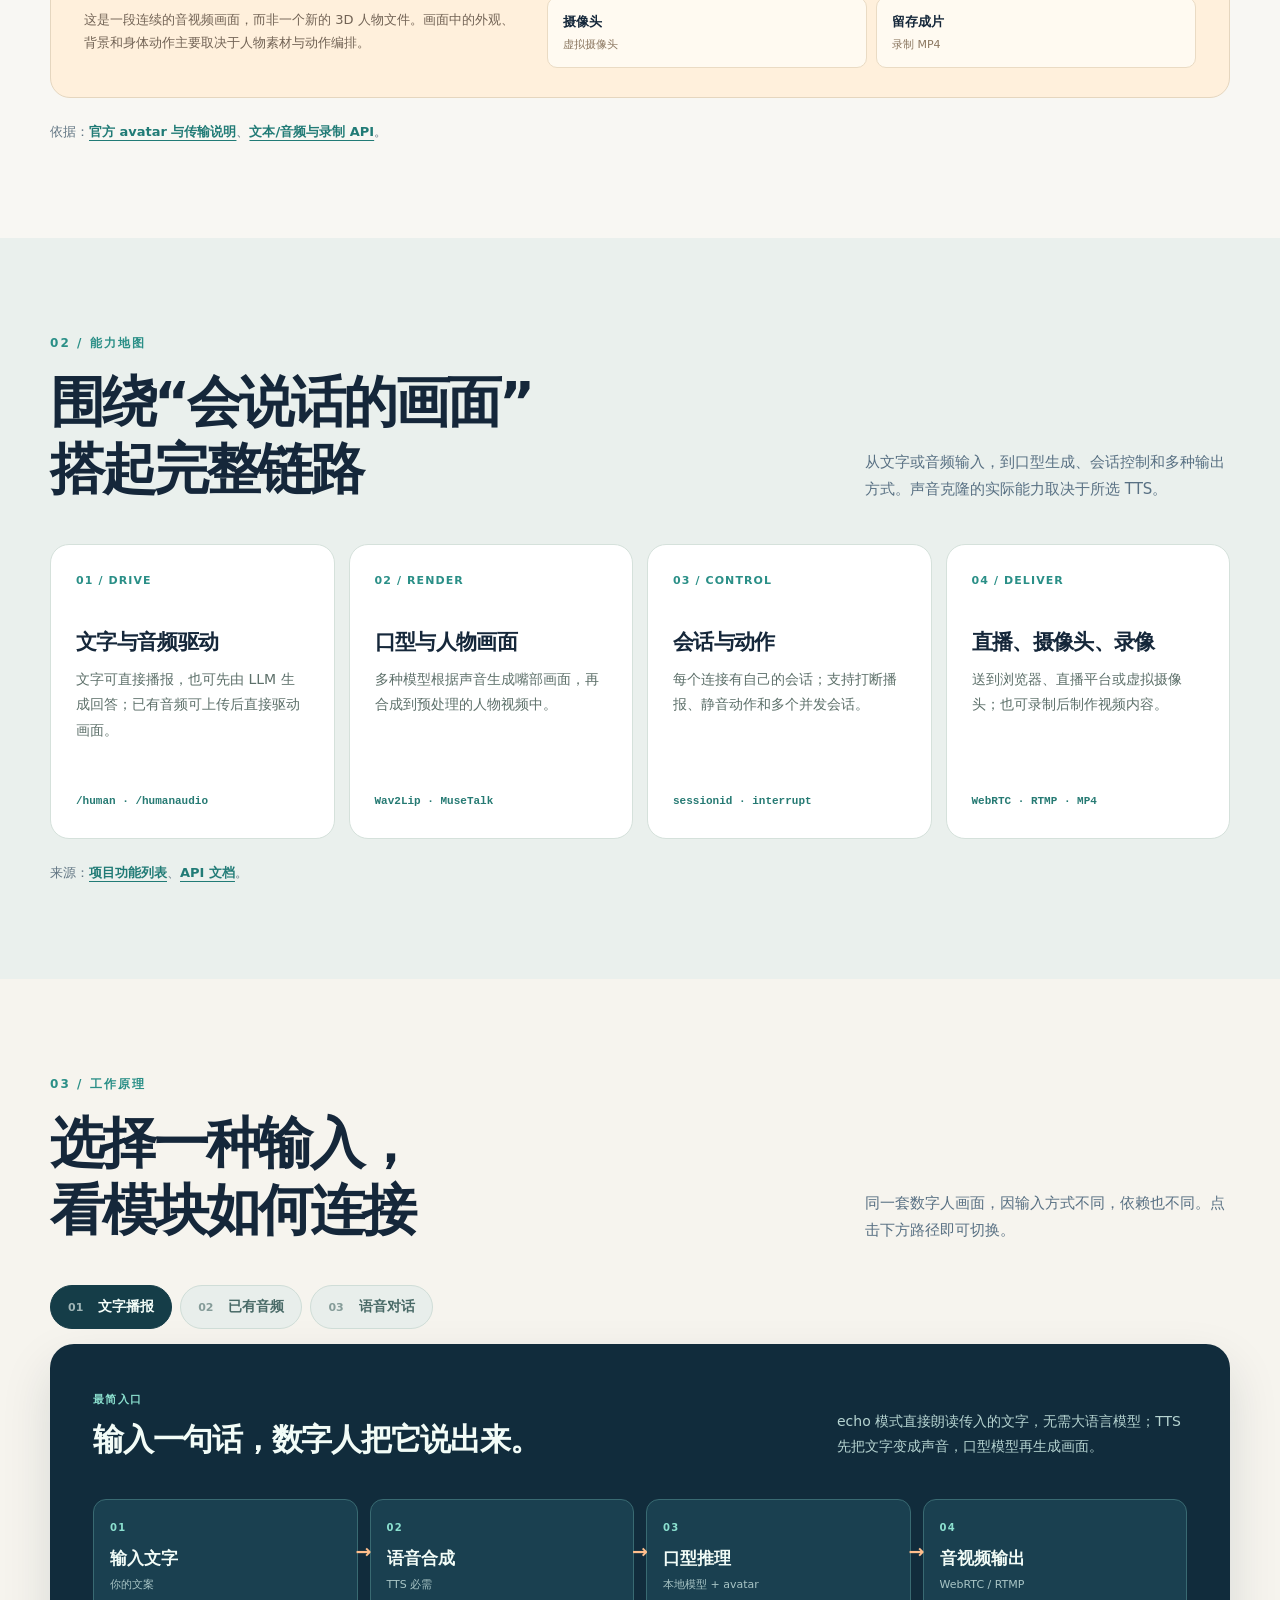
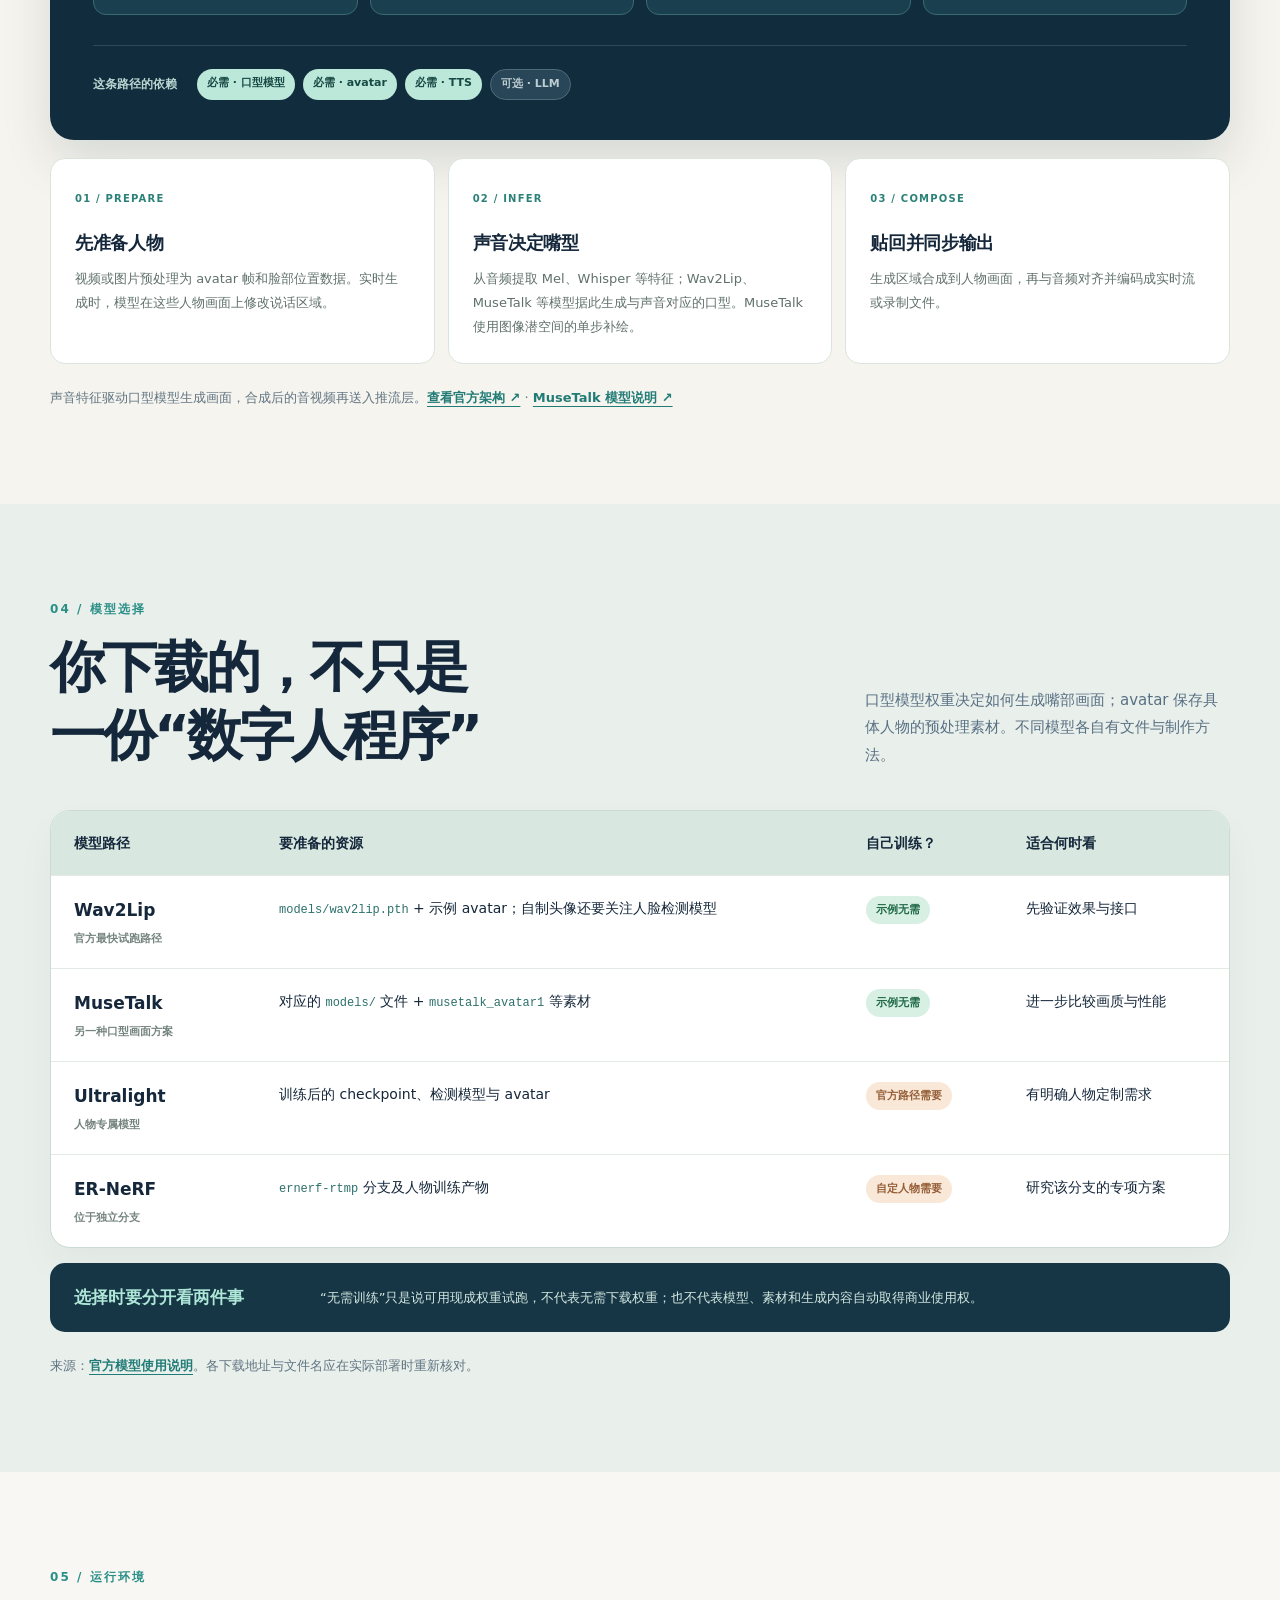
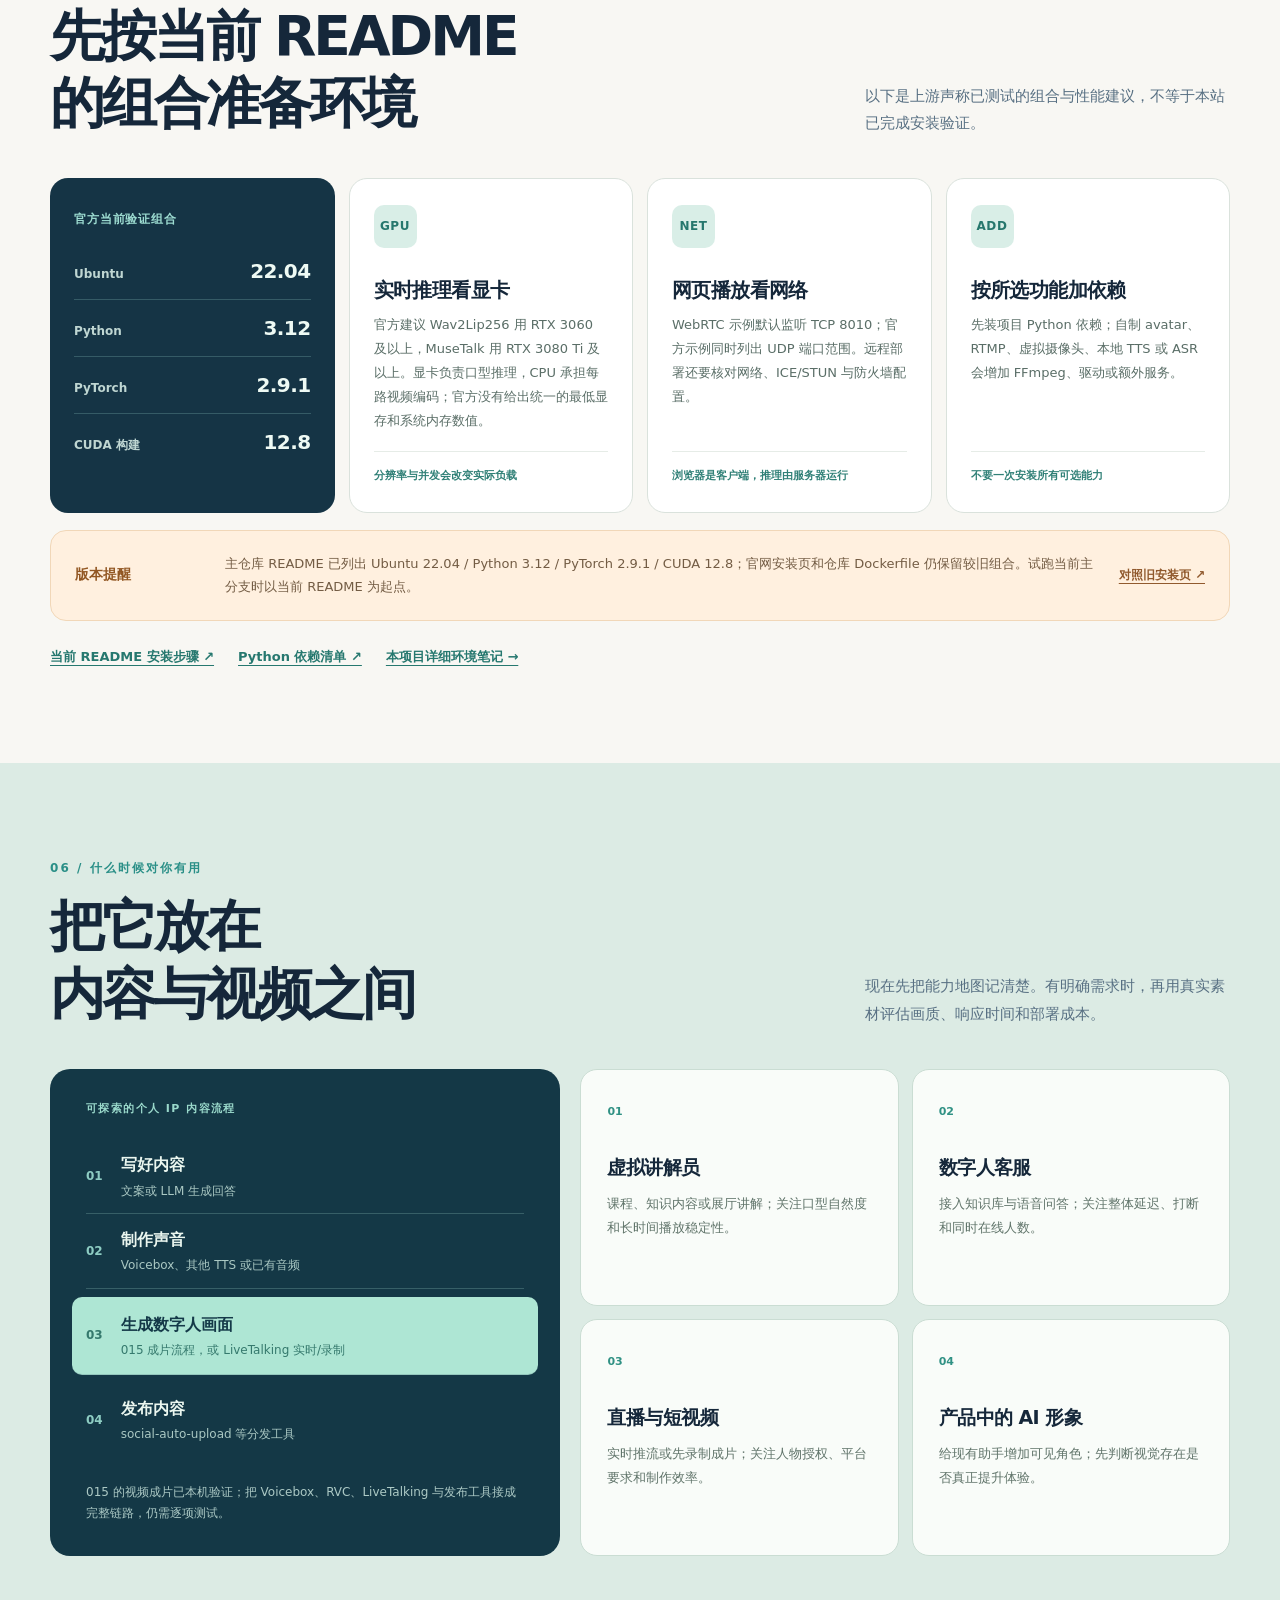
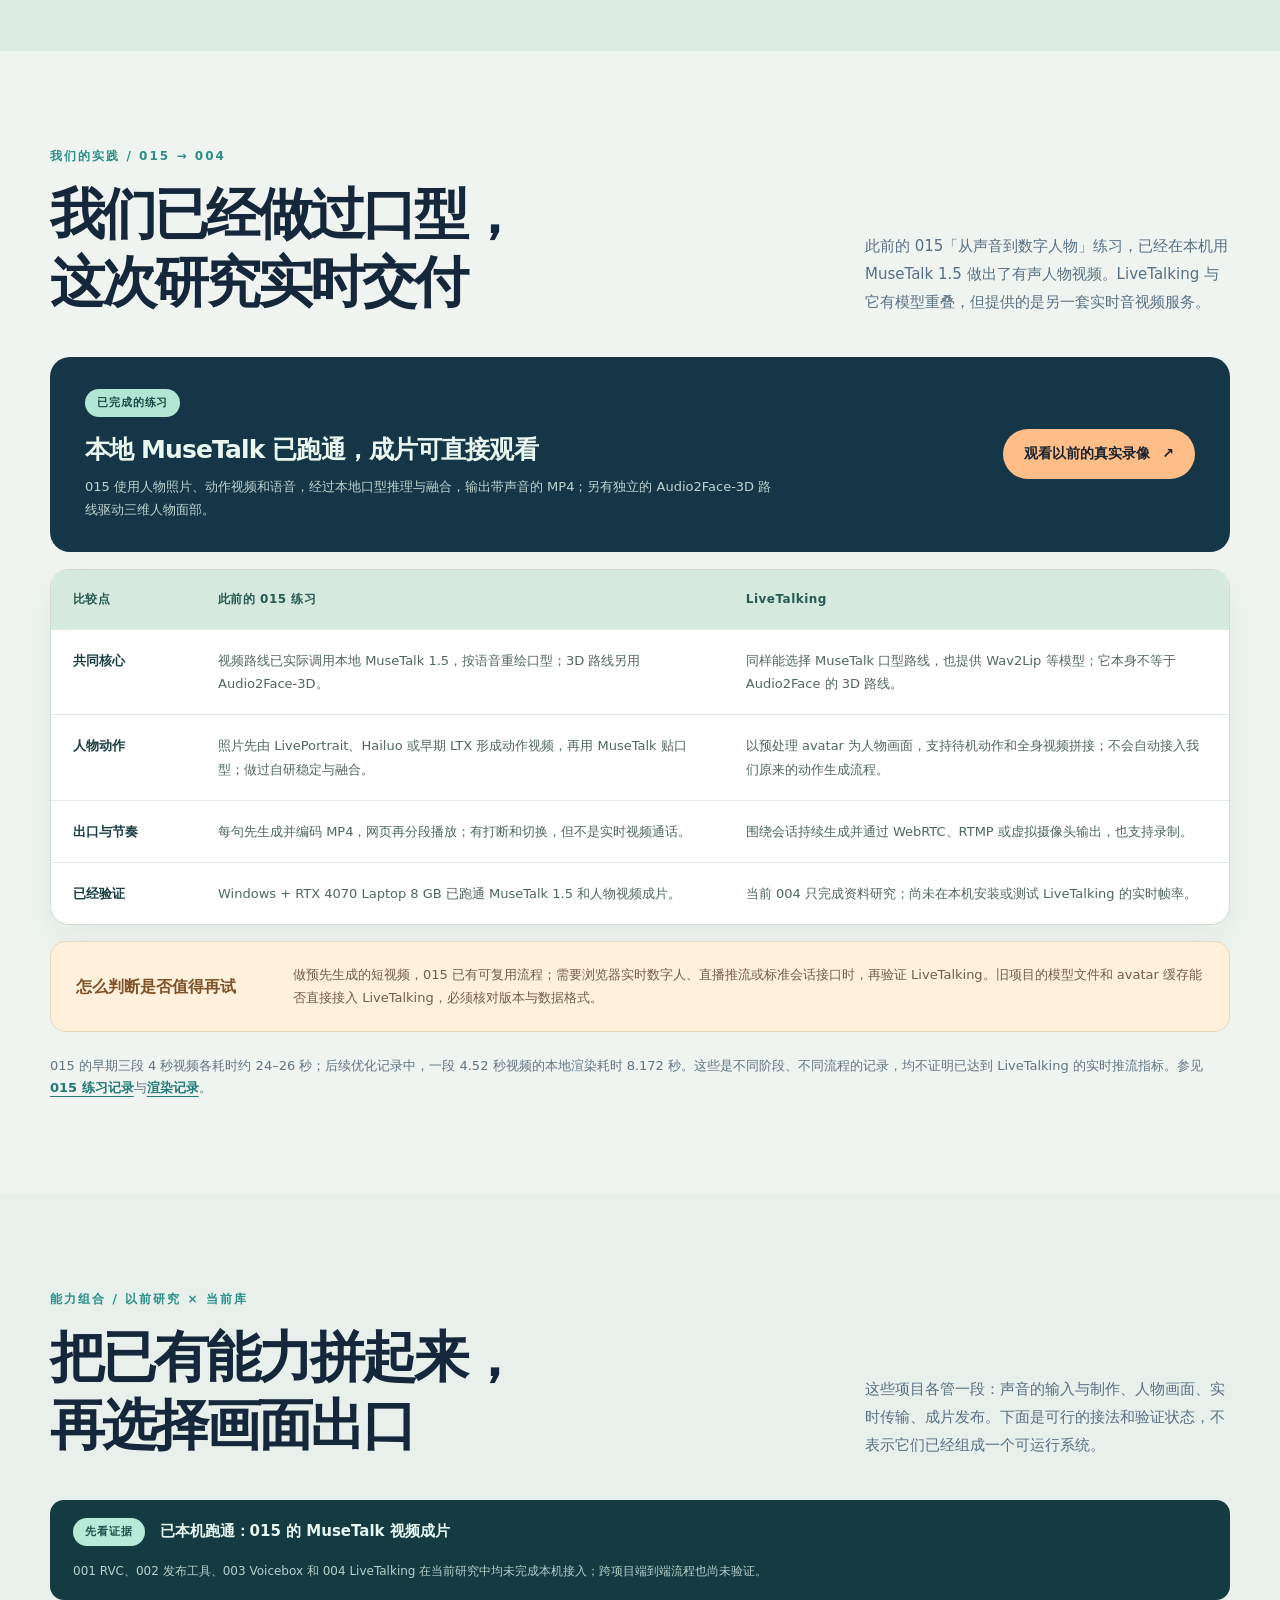
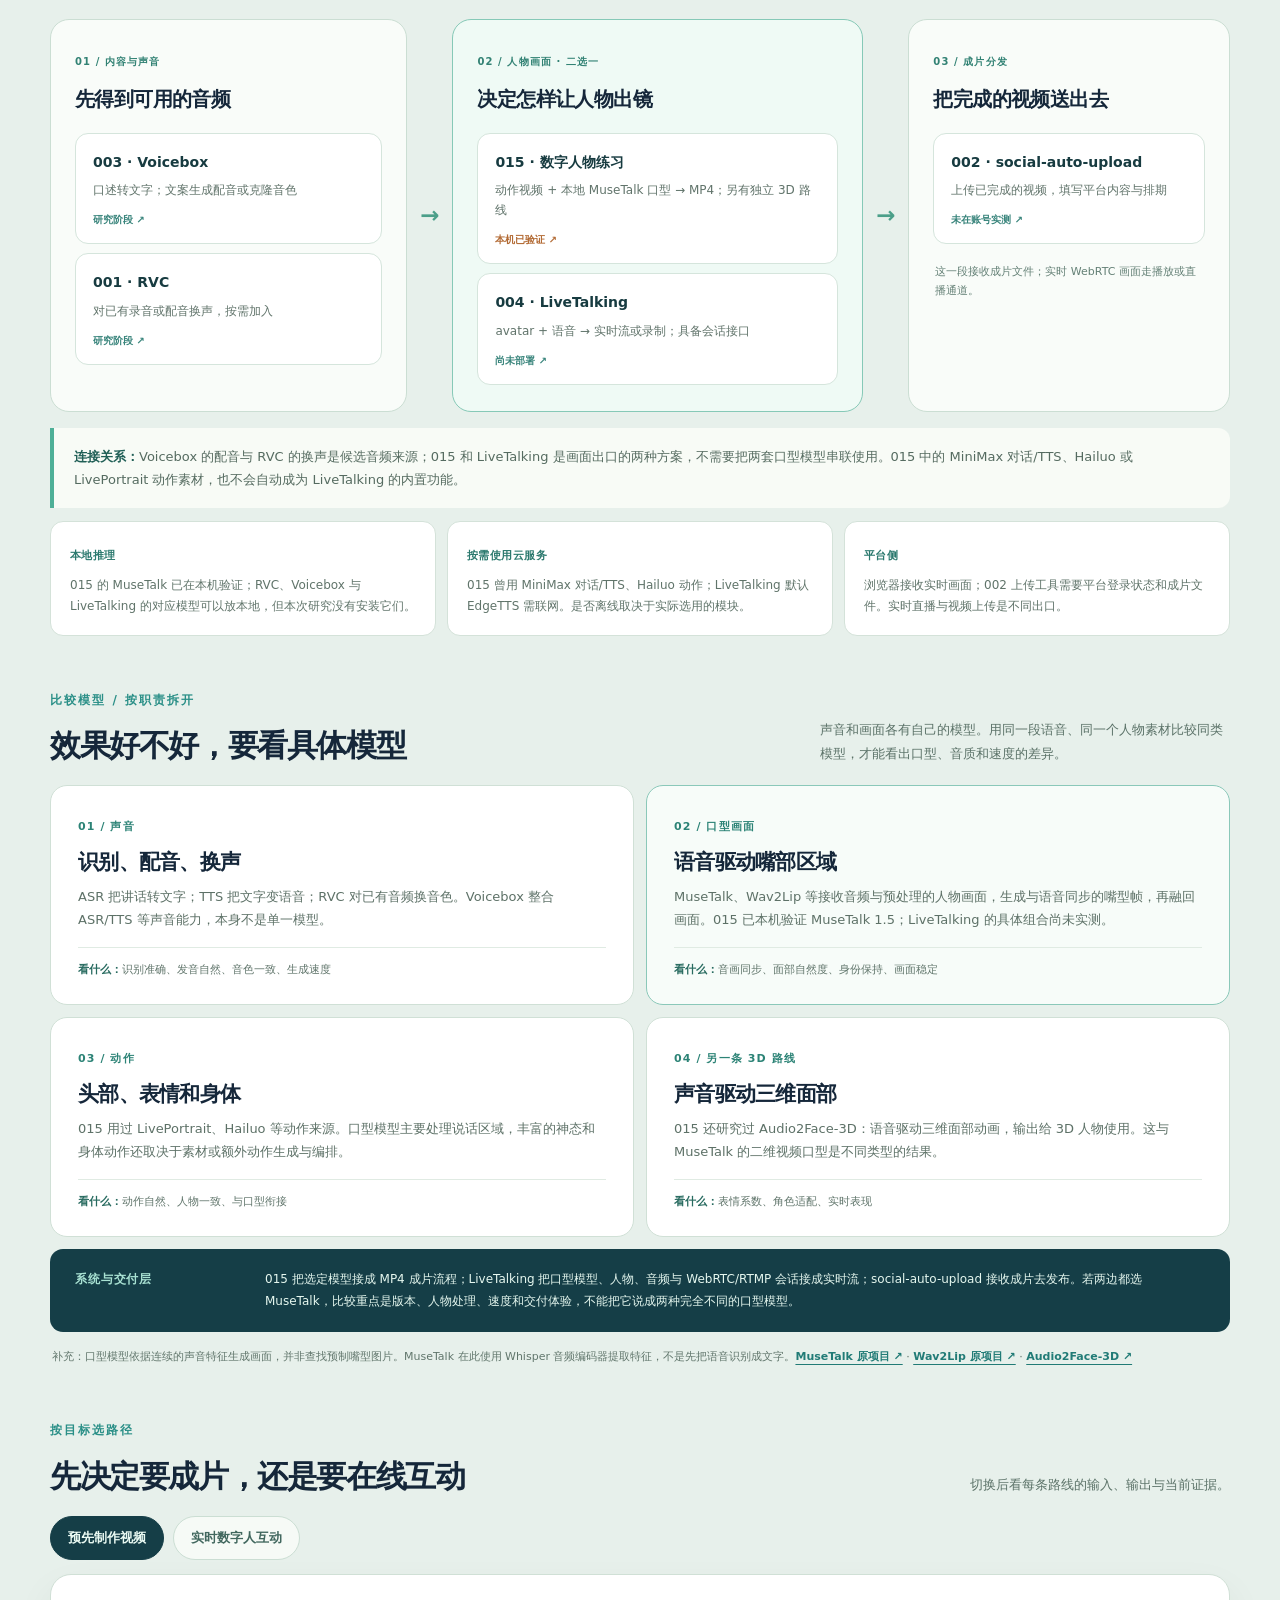
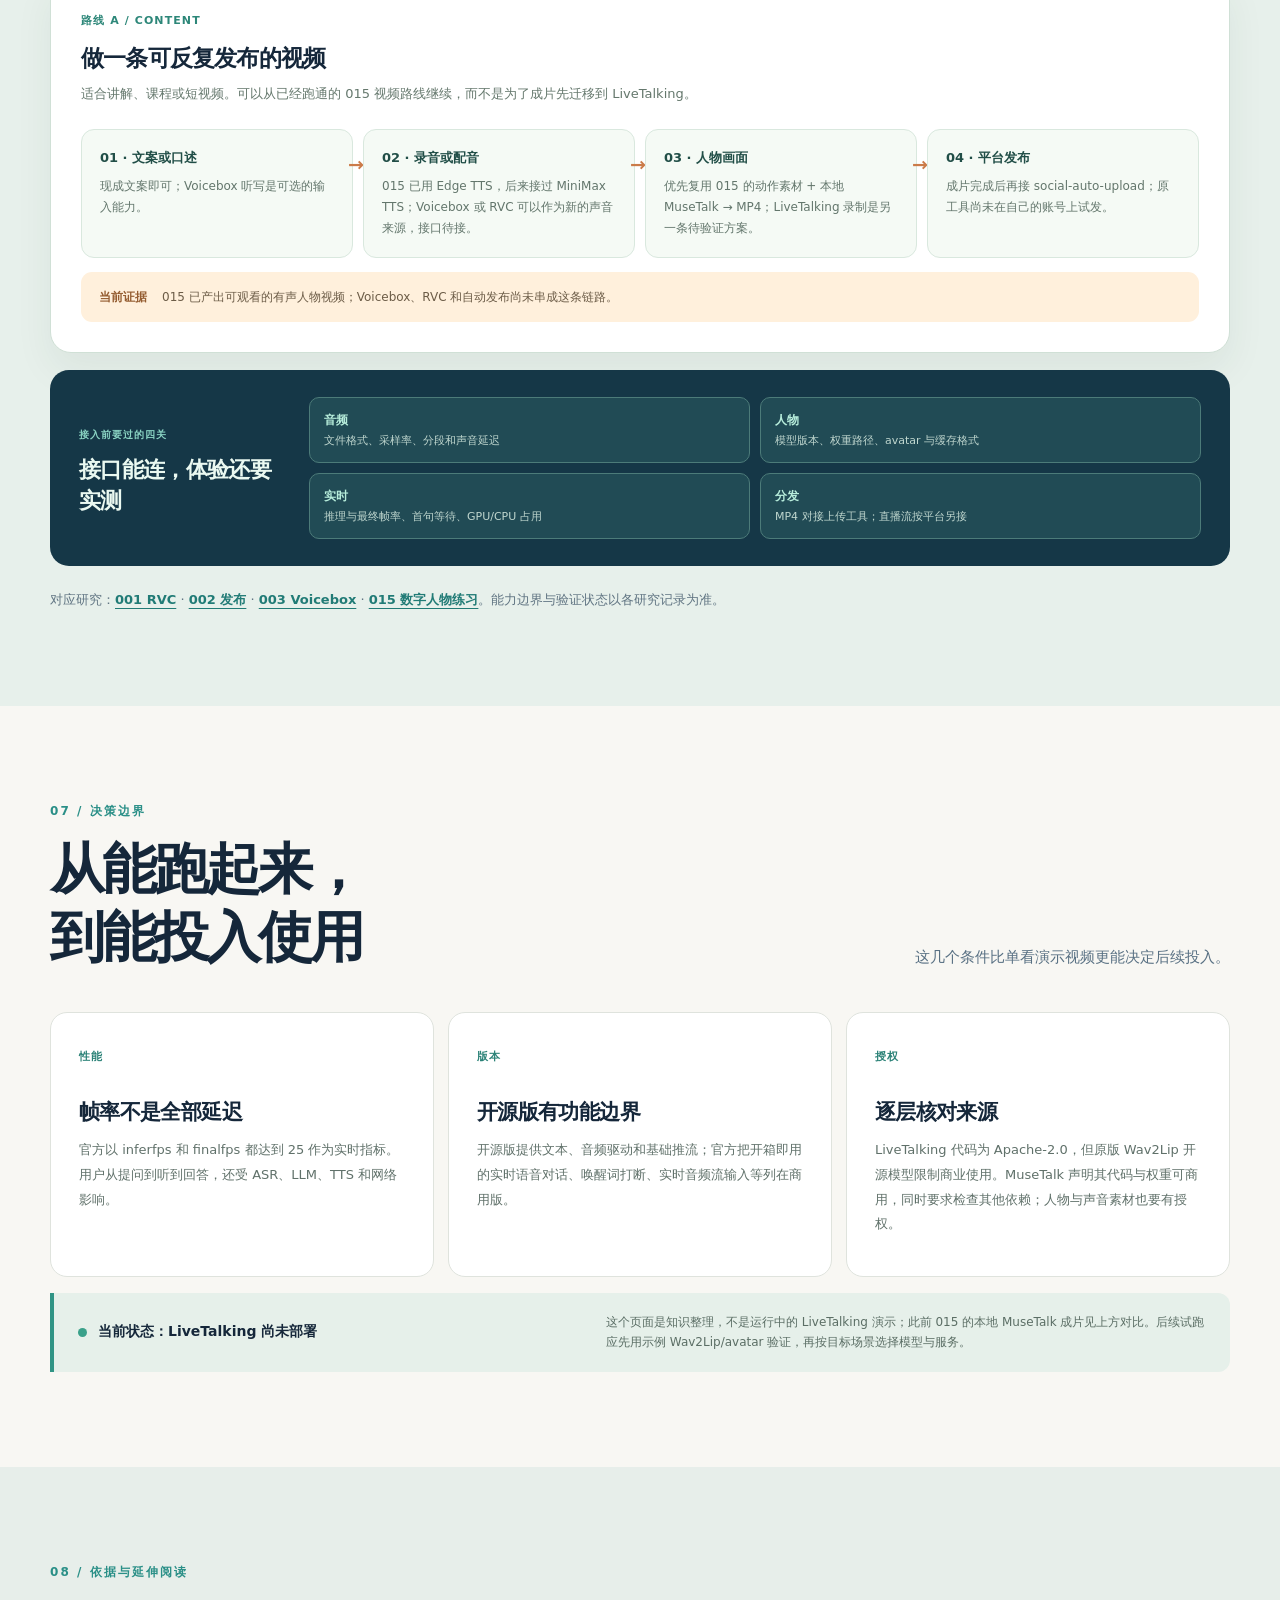
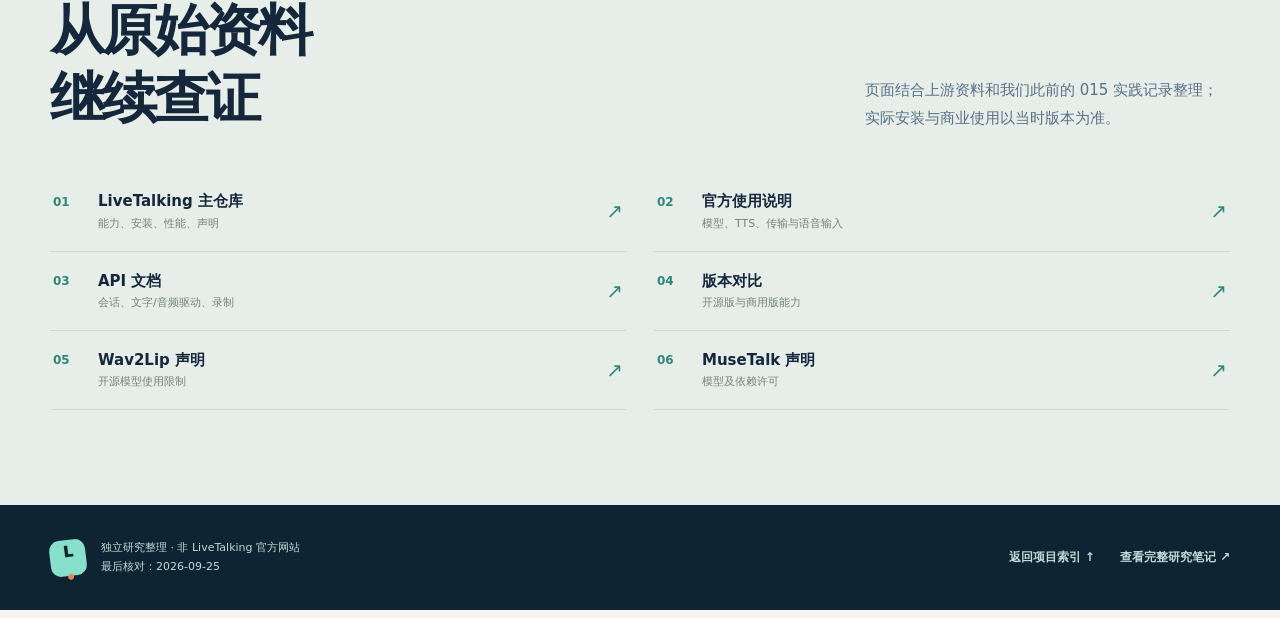
<file: docs/projects/004-livetalking/index.html>
<!doctype html>
<html lang="zh-CN">
<head>
  <meta charset="utf-8">
  <meta name="viewport" content="width=device-width, initial-scale=1">
  <meta name="theme-color" content="#0c1729">
  <meta name="description" content="LiveTalking 实时数字人库研究：人物图片或视频预处理为 avatar，文字或音频驱动 Wav2Lip、MuseTalk 等模型生成同步口型，输出 WebRTC、RTMP 或 MP4。看懂能力、原理、环境、使用场景与个人内容工作流价值。">
  <link rel="canonical" href="https://yydshly.github.io/0925_codex_project/projects/004-livetalking/">
  <meta property="og:type" content="article">
  <meta property="og:title" content="LiveTalking：实时数字人的能力、原理与应用">
  <meta property="og:description" content="一张架构图看懂人物素材、文字与音频怎样经过口型模型，成为可播放、推流或录制的数字人视频。">
  <meta property="og:url" content="https://yydshly.github.io/0925_codex_project/projects/004-livetalking/">
  <meta property="og:image" content="https://yydshly.github.io/0925_codex_project/projects/004-livetalking/assets/architecture.png">
  <meta property="og:image:alt" content="LiveTalking 输入、内部处理、模型、环境与输出完整架构图">
  <meta name="twitter:card" content="summary_large_image">
  <title>LiveTalking：能力、原理、场景与个人价值 · 实时数字人研究</title>
  <link rel="icon" type="image/svg+xml" href="data:image/svg+xml,%3Csvg xmlns='http://www.w3.org/2000/svg' viewBox='0 0 64 64'%3E%3Crect width='64' height='64' rx='15' fill='%230c1729'/%3E%3Ccircle cx='32' cy='24' r='11' fill='%2388e0d0'/%3E%3Cpath d='M13 53c2-13 10-20 19-20s17 7 19 20' fill='%23ffbf85'/%3E%3C/svg%3E">
  <link rel="stylesheet" href="./styles.css">
  <script src="./app.js" defer></script>
</head>
<body>
  <a class="skip-link" href="#main">跳到正文</a>
  <header class="topbar">
    <div class="shell topbar-inner">
      <a class="brand" href="#top"><span class="brand-mark">L<span>•</span>T</span><span>LIVE TALKING <small>研究笔记 004</small></span></a>
      <nav aria-label="页面导航">
        <a href="#architecture">总览图</a><a href="#demo">演示</a><a href="#prior">旧练习</a><a href="#ecosystem">组合</a>
        <a href="#capabilities">能力</a>
        <a href="#principle">原理</a>
        <a href="#models">本地模型</a>
        <a href="#environment">环境</a>
        <a href="#value">使用价值</a>
      </nav>
      <a class="top-link" href="https://github.com/lipku/LiveTalking" target="_blank" rel="noopener noreferrer">源仓库 <span aria-hidden="true">↗</span></a>
    </div>
  </header>

  <main id="main">
    <section class="hero" id="top" aria-labelledby="hero-title">
      <div class="hero-grid" aria-hidden="true"></div>
      <div class="shell hero-layout">
        <div class="hero-copy">
          <p class="overline"><span class="live-dot"></span> OPEN SOURCE RESEARCH / 004</p>
          <h1 id="hero-title">让声音<br>长出<span>画面。</span></h1>
          <p class="hero-lead">LiveTalking 是实时数字人服务框架：先把图片或视频做成人物 avatar，再用文字或已有音频驱动口型模型，生成同步的声音与画面，实时播放、推流或录制。</p>
          <div class="hero-actions">
            <a class="button button-primary" href="#architecture">看完整架构图 <span aria-hidden="true">↘</span></a>
            <a class="button button-outline" href="#ecosystem">看能力如何组合 <span aria-hidden="true">→</span></a>
          </div>
          <p class="hero-caption">基于 <a href="https://github.com/lipku/LiveTalking" target="_blank" rel="noopener noreferrer">项目 README</a> 与 <a href="https://doc.livetalking.ai/docs/usage/" target="_blank" rel="noopener noreferrer">官方使用说明</a> 整理 · 2026.09.25 · 首屏使用本页完整架构图；真实动态效果见下方官方演示</p>
        </div>
        <a class="hero-guide" href="#architecture" aria-label="查看 LiveTalking 完整能力架构图">
          <span class="hero-guide-head"><b>完整能力架构图</b><small>点击阅读大图 ↗</small></span>
          <img src="./assets/architecture.svg" width="1440" height="1230" alt="LiveTalking 从人物与声音输入，到模型推理、音画合成、运行环境和多种输出的完整引导图">
          <span class="hero-guide-foot"><span>INPUT → MODEL → OUTPUT</span><strong>一张图看懂整个流程</strong></span>
        </a>
      </div>
      <div class="shell hero-facts" aria-label="能力、原理、场景与个人价值摘要">
        <div><small>能力</small><strong>让人物按声音说话</strong></div>
        <div><small>底层原理</small><strong>声音特征驱动模型生成口型</strong></div>
        <div><small>使用场景</small><strong>讲解 · 客服 · 直播 · 成片</strong></div>
        <div><small>对我的意义</small><strong>在已有口型练习上补实时交付</strong></div>
      </div>
    </section>

    <section class="section architecture-section" id="architecture" aria-labelledby="architecture-title">
      <div class="shell">
        <div class="section-heading"><div><p class="kicker">完整架构 / 一张图</p><h2 id="architecture-title">从输入到输出，<br>看清每一层</h2></div><p>人物素材先做成 avatar；文字、现成音频或语音提问分别走不同声音路径。中间选择一种口型模型，最后由 LiveTalking 同步并交付音视频。</p></div>
        <div class="architecture-toolbar"><span>输入 → 服务与模型 → 输出 → 运行底座</span><a href="./assets/architecture.svg" target="_blank" rel="noopener noreferrer">打开可放大的矢量图 ↗</a></div>
        <figure class="architecture-figure">
          <div class="architecture-scroll" role="region" aria-label="LiveTalking 完整能力架构图，手机上可横向滚动" tabindex="0"><img src="./assets/architecture.svg" width="1440" height="1230" alt="LiveTalking 完整架构：人物图片或视频先制成 avatar；文字经可选 LLM 与 TTS、已有音频直接输入、语音提问经外接 ASR；服务提取音频特征，用所选 Wav2Lip、MuseTalk 等模型生成口型，合成人物画面并同步声音，输出 WebRTC、RTMP、虚拟摄像头或 MP4。底部列出环境、Python 库、模型素材与网络条件。"></div>
          <figcaption>实线表示处理主链，虚线表示按需接入。图片/视频用于准备人物形象；已有音频驱动可跳过 LLM 与 TTS。模型、库与环境按具体路线选择，<b>本页尚未在本机部署 LiveTalking</b>。依据：<a href="https://github.com/lipku/LiveTalking" target="_blank" rel="noopener noreferrer">项目 README</a>、<a href="https://github.com/lipku/LiveTalking/blob/main/docs/api.md" target="_blank" rel="noopener noreferrer">API</a>、<a href="https://doc.livetalking.ai/docs/usage/" target="_blank" rel="noopener noreferrer">模型使用说明</a>、<a href="https://github.com/lipku/LiveTalking/blob/main/requirements.txt" target="_blank" rel="noopener noreferrer">依赖清单</a>。</figcaption>
        </figure>
      </div>
    </section>
    <section class="section demo-section" id="demo" aria-labelledby="demo-title">
      <div class="shell">
        <div class="section-heading"><div><p class="kicker">官方素材 / ACTUAL PREVIEW</p><h2 id="demo-title">这里有真实界面截图，<br>动态效果看原演示</h2></div><p>首屏展示的是研究架构图。下图来自 LiveTalking 原仓库，展示实际网页中的人物画面与输入区；嘴型是否跟声音同步，需要看动态演示。</p></div>
        <div class="demo-layout">
          <figure class="official-shot"><a href="https://github.com/lipku/LiveTalking/blob/main/assets/index.jpg" target="_blank" rel="noopener noreferrer" aria-label="打开 LiveTalking 官方界面截图原图"><img src="./assets/official-interface.jpg" width="2642" height="1356" alt="LiveTalking 官方界面：左侧 WebRTC 视频窗口中有数字人形象，右侧有文本驱动和音频上传操作区。" loading="lazy"></a><figcaption>官方界面截图 · 来源：<a href="https://github.com/lipku/LiveTalking/blob/main/assets/index.jpg" target="_blank" rel="noopener noreferrer">LiveTalking / assets/index.jpg ↗</a></figcaption></figure>
          <div class="demo-links"><span class="mini-tag">观看真实口型</span><h3>静态图看画面，视频看同步</h3><p>上游 README 给出了不同模型的效果演示。打开视频后重点观察嘴型和声音是否同步、画面接缝以及说话时的稳定性。</p><a href="https://www.bilibili.com/video/BV1scwBeyELA/" target="_blank" rel="noopener noreferrer"><b>01</b><span>Wav2Lip 演示</span><em>↗</em></a><a href="https://www.bilibili.com/video/BV1bUwezvEnG/" target="_blank" rel="noopener noreferrer"><b>02</b><span>MuseTalk 演示</span><em>↗</em></a><a href="https://www.bilibili.com/video/BV1G1421z73r/" target="_blank" rel="noopener noreferrer"><b>03</b><span>ER-NeRF 演示</span><em>↗</em></a><small>链接来自<a href="https://github.com/lipku/LiveTalking#readme" target="_blank" rel="noopener noreferrer">原仓库 README</a>；视频在 Bilibili 打开。</small></div>
        </div>
      </div>
    </section>
    <section class="section answer-section" id="answer" aria-labelledby="answer-title">
      <div class="shell">
        <div class="section-intro"><p class="kicker">01 / 先回答最重要的问题</p><h2 id="answer-title">需要本地模型吗？<span>需要。</span></h2><p>自托管口型渲染时，模型权重与人物 avatar 数据放在运行 LiveTalking 的电脑或服务器上。浏览器只接收画面，不需要给每位观众安装模型。</p></div>
        <div class="answer-grid">
          <article class="answer-main"><div class="answer-badge">必需</div><h3>口型模型 + 人物素材</h3><p>至少选一种口型模型（如 Wav2Lip 或 MuseTalk），下载对应权重和 avatar。官方示例可直接使用预训练文件，无需先自行训练。</p><div class="file-visual" aria-hidden="true"><span>models/<b>wav2lip.pth</b></span><span>data/avatars/<b>人物素材</b></span></div><a href="https://github.com/lipku/LiveTalking#21-%E4%B8%8B%E8%BD%BD%E6%A8%A1%E5%9E%8B" target="_blank" rel="noopener noreferrer">查看官方示例文件 ↗</a></article>
          <article class="answer-side"><span class="mini-tag">按功能增加</span><h3>LLM、TTS、ASR</h3><ul><li><b>LLM</b>：只在自动回答时需要；直接播报可用 echo 模式。</li><li><b>TTS</b>：文字变声音时需要；上传已有音频可跳过。</li><li><b>ASR</b>：用户用语音提问时才需要。</li></ul><p class="small-note">默认 EdgeTTS 调用在线服务。“口型模型本地运行”不等于整套流程离线。</p></article>
        </div>
      </div>
    </section>

    <section class="section io-section" id="io" aria-labelledby="io-title">
      <div class="shell">
        <div class="section-heading"><div><p class="kicker">入口与出口 / INPUT → OUTPUT</p><h2 id="io-title">先准备人物，<br>再让人物说话</h2></div><p>可以用“声音 + 人物图片或视频”来理解，但它分为准备形象和每次播报两步。外观来自人物素材，口型由声音驱动。</p></div>
        <div class="io-grid">
          <article class="io-card"><div class="io-head"><span>准备一次</span><strong>创建 avatar</strong></div><div class="io-symbols"><span>人物图片 / 视频</span><i aria-hidden="true">→</i><span>预处理的人物素材</span></div><p>MuseTalk 的 avatar 可以从图片或视频制作；Wav2Lip 的官方自制流程使用闭嘴、不说话的视频。也可直接用下载的示例 avatar。</p></article>
          <article class="io-card io-card-dark"><div class="io-head"><span>每次播报</span><strong>驱动说话</strong></div><div class="io-symbols"><span>文字 / 已有音频</span><i aria-hidden="true">+</i><span>avatar + 口型模型</span></div><p>文字先由 TTS 生成声音，已有音频可直接上传。模型读取声音特征，主要生成嘴型和口周画面，再贴回人物素材；眉眼表情与身体动作并非仅靠这段音频完整生成。</p></article>
        </div>
        <div class="output-panel"><div><span>最终出口</span><h3>带声音的数字人视频</h3><p>这是一段连续的音视频画面，而非一个新的 3D 人物文件。画面中的外观、背景和身体动作主要取决于人物素材与动作编排。</p></div><ul><li><b>实时播放</b><small>WebRTC 浏览器</small></li><li><b>直播推流</b><small>RTMP / RTC 推送</small></li><li><b>摄像头</b><small>虚拟摄像头</small></li><li><b>留存成片</b><small>录制 MP4</small></li></ul></div>
        <p class="section-foot">依据：<a href="https://doc.livetalking.ai/docs/usage/" target="_blank" rel="noopener noreferrer">官方 avatar 与传输说明</a>、<a href="https://github.com/lipku/LiveTalking/blob/main/docs/api.md" target="_blank" rel="noopener noreferrer">文本/音频与录制 API</a>。</p>
      </div>
    </section>
    <section class="section capabilities-section" id="capabilities" aria-labelledby="capabilities-title">
      <div class="shell">
        <div class="section-heading"><div><p class="kicker">02 / 能力地图</p><h2 id="capabilities-title">围绕“会说话的画面”<br>搭起完整链路</h2></div><p>从文字或音频输入，到口型生成、会话控制和多种输出方式。声音克隆的实际能力取决于所选 TTS。</p></div>
        <div class="cap-grid">
          <article><span class="cap-no">01 / DRIVE</span><h3>文字与音频驱动</h3><p>文字可直接播报，也可先由 LLM 生成回答；已有音频可上传后直接驱动画面。</p><code>/human · /humanaudio</code></article>
          <article><span class="cap-no">02 / RENDER</span><h3>口型与人物画面</h3><p>多种模型根据声音生成嘴部画面，再合成到预处理的人物视频中。</p><code>Wav2Lip · MuseTalk</code></article>
          <article><span class="cap-no">03 / CONTROL</span><h3>会话与动作</h3><p>每个连接有自己的会话；支持打断播报、静音动作和多个并发会话。</p><code>sessionid · interrupt</code></article>
          <article><span class="cap-no">04 / DELIVER</span><h3>直播、摄像头、录像</h3><p>送到浏览器、直播平台或虚拟摄像头；也可录制后制作视频内容。</p><code>WebRTC · RTMP · MP4</code></article>
        </div>
        <p class="section-foot">来源：<a href="https://github.com/lipku/LiveTalking#features" target="_blank" rel="noopener noreferrer">项目功能列表</a>、<a href="https://github.com/lipku/LiveTalking/blob/main/docs/api.md" target="_blank" rel="noopener noreferrer">API 文档</a>。</p>
      </div>
    </section>

    <section class="section principle-section" id="principle" aria-labelledby="principle-title">
      <div class="shell">
        <div class="section-heading"><div><p class="kicker">03 / 工作原理</p><h2 id="principle-title">选择一种输入，<br>看模块如何连接</h2></div><p>同一套数字人画面，因输入方式不同，依赖也不同。点击下方路径即可切换。</p></div>
        <div class="mode-switch" role="group" aria-label="选择工作流程">
          <button type="button" class="mode-button is-active" data-mode="text" aria-pressed="true"><span>01</span> 文字播报</button>
          <button type="button" class="mode-button" data-mode="audio" aria-pressed="false"><span>02</span> 已有音频</button>
          <button type="button" class="mode-button" data-mode="conversation" aria-pressed="false"><span>03</span> 语音对话</button>
        </div>
        <div class="flow-panel" aria-live="polite">
          <div class="flow-top"><div><span class="flow-kicker" id="flow-kicker">最简入口</span><h3 id="flow-title">输入一句话，数字人把它说出来。</h3></div><p id="flow-description">echo 模式直接朗读传入的文字，无需大语言模型；TTS 先把文字变成声音，口型模型再生成画面。</p></div>
          <ol class="flow-steps" id="flow-steps"><li><span>01</span><b>输入文字</b><small>你的文案</small></li><li><span>02</span><b>语音合成</b><small>TTS 必需</small></li><li><span>03</span><b>口型推理</b><small>本地模型 + avatar</small></li><li><span>04</span><b>音视频输出</b><small>WebRTC / RTMP</small></li></ol>
          <div class="flow-deps"><span class="deps-title">这条路径的依赖</span><div id="flow-dependencies"><span class="dependency required">必需 · 口型模型</span><span class="dependency required">必需 · avatar</span><span class="dependency required">必需 · TTS</span><span class="dependency optional">可选 · LLM</span></div></div>
        </div>
        <div class="mechanism-grid" aria-label="口型生成的三个关键步骤">
          <article><span>01 / PREPARE</span><h3>先准备人物</h3><p>视频或图片预处理为 avatar 帧和脸部位置数据。实时生成时，模型在这些人物画面上修改说话区域。</p></article>
          <article><span>02 / INFER</span><h3>声音决定嘴型</h3><p>从音频提取 Mel、Whisper 等特征；Wav2Lip、MuseTalk 等模型据此生成与声音对应的口型。MuseTalk 使用图像潜空间的单步补绘。</p></article>
          <article><span>03 / COMPOSE</span><h3>贴回并同步输出</h3><p>生成区域合成到人物画面，再与音频对齐并编码成实时流或录制文件。</p></article>
        </div>
        <p class="section-foot">声音特征驱动口型模型生成画面，合成后的音视频再送入推流层。<a href="https://github.com/lipku/LiveTalking#3-%E7%B3%BB%E7%BB%9F%E6%9E%B6%E6%9E%84" target="_blank" rel="noopener noreferrer">查看官方架构 ↗</a> · <a href="https://github.com/TMElyralab/MuseTalk#model" target="_blank" rel="noopener noreferrer">MuseTalk 模型说明 ↗</a></p>
      </div>
    </section>

    <section class="section models-section" id="models" aria-labelledby="models-title">
      <div class="shell">
        <div class="section-heading"><div><p class="kicker">04 / 模型选择</p><h2 id="models-title">你下载的，不只是<br>一份“数字人程序”</h2></div><p>口型模型权重决定如何生成嘴部画面；avatar 保存具体人物的预处理素材。不同模型各自有文件与制作方法。</p></div>
        <div class="model-table-wrap" role="region" aria-label="模型准备方式对比，可横向滚动" tabindex="0">
          <table class="model-table">
            <thead><tr><th scope="col">模型路径</th><th scope="col">要准备的资源</th><th scope="col">自己训练？</th><th scope="col">适合何时看</th></tr></thead>
            <tbody>
              <tr><th scope="row"><strong>Wav2Lip</strong><small>官方最快试跑路径</small></th><td><code>models/wav2lip.pth</code> + 示例 avatar；自制头像还要关注人脸检测模型</td><td><span class="status no">示例无需</span></td><td>先验证效果与接口</td></tr>
              <tr><th scope="row"><strong>MuseTalk</strong><small>另一种口型画面方案</small></th><td>对应的 <code>models/</code> 文件 + <code>musetalk_avatar1</code> 等素材</td><td><span class="status no">示例无需</span></td><td>进一步比较画质与性能</td></tr>
              <tr><th scope="row"><strong>Ultralight</strong><small>人物专属模型</small></th><td>训练后的 checkpoint、检测模型与 avatar</td><td><span class="status yes">官方路径需要</span></td><td>有明确人物定制需求</td></tr>
              <tr><th scope="row"><strong>ER-NeRF</strong><small>位于独立分支</small></th><td><code>ernerf-rtmp</code> 分支及人物训练产物</td><td><span class="status yes">自定人物需要</span></td><td>研究该分支的专项方案</td></tr>
            </tbody>
          </table>
        </div>
        <div class="model-note"><strong>选择时要分开看两件事</strong><p>“无需训练”只是说可用现成权重试跑，不代表无需下载权重；也不代表模型、素材和生成内容自动取得商业使用权。</p></div>
        <p class="section-foot">来源：<a href="https://doc.livetalking.ai/docs/usage/" target="_blank" rel="noopener noreferrer">官方模型使用说明</a>。各下载地址与文件名应在实际部署时重新核对。</p>
      </div>
    </section>

    <section class="section environment-section" id="environment" aria-labelledby="environment-title">
      <div class="shell">
        <div class="section-heading"><div><p class="kicker">05 / 运行环境</p><h2 id="environment-title">先按当前 README<br>的组合准备环境</h2></div><p>以下是上游声称已测试的组合与性能建议，不等于本站已完成安装验证。</p></div>
        <div class="env-grid">
          <article class="env-feature"><small>官方当前验证组合</small><div><b>Ubuntu</b><strong>22.04</strong></div><div><b>Python</b><strong>3.12</strong></div><div><b>PyTorch</b><strong>2.9.1</strong></div><div><b>CUDA 构建</b><strong>12.8</strong></div></article>
          <article class="env-detail"><span class="env-icon">GPU</span><h3>实时推理看显卡</h3><p>官方建议 Wav2Lip256 用 RTX 3060 及以上，MuseTalk 用 RTX 3080 Ti 及以上。显卡负责口型推理，CPU 承担每路视频编码；官方没有给出统一的最低显存和系统内存数值。</p><span class="env-small">分辨率与并发会改变实际负载</span></article>
          <article class="env-detail"><span class="env-icon">NET</span><h3>网页播放看网络</h3><p>WebRTC 示例默认监听 TCP 8010；官方示例同时列出 UDP 端口范围。远程部署还要核对网络、ICE/STUN 与防火墙配置。</p><span class="env-small">浏览器是客户端，推理由服务器运行</span></article>
          <article class="env-detail"><span class="env-icon">ADD</span><h3>按所选功能加依赖</h3><p>先装项目 Python 依赖；自制 avatar、RTMP、虚拟摄像头、本地 TTS 或 ASR 会增加 FFmpeg、驱动或额外服务。</p><span class="env-small">不要一次安装所有可选能力</span></article>
        </div>
        <div class="version-note"><span>版本提醒</span><p>主仓库 README 已列出 Ubuntu 22.04 / Python 3.12 / PyTorch 2.9.1 / CUDA 12.8；官网安装页和仓库 Dockerfile 仍保留较旧组合。试跑当前主分支时以当前 README 为起点。</p><a href="https://doc.livetalking.ai/docs/install/" target="_blank" rel="noopener noreferrer">对照旧安装页 ↗</a></div>
        <div class="env-links"><a href="https://github.com/lipku/LiveTalking#1-%E5%AE%89%E8%A3%85" target="_blank" rel="noopener noreferrer">当前 README 安装步骤 ↗</a><a href="https://github.com/lipku/LiveTalking/blob/main/requirements.txt" target="_blank" rel="noopener noreferrer">Python 依赖清单 ↗</a><a href="https://github.com/yydshly/0925_codex_project/blob/main/projects/004-livetalking/docs/requirements.md" target="_blank" rel="noopener noreferrer">本项目详细环境笔记 →</a></div>
      </div>
    </section>

    <section class="section value-section" id="value" aria-labelledby="value-title">
      <div class="shell">
        <div class="section-heading"><div><p class="kicker">06 / 什么时候对你有用</p><h2 id="value-title">把它放在<br>内容与视频之间</h2></div><p>现在先把能力地图记清楚。有明确需求时，再用真实素材评估画质、响应时间和部署成本。</p></div>
        <div class="use-layout">
          <div class="use-flow"><p class="use-overline">可探索的个人 IP 内容流程</p><ol><li><span>01</span><div><b>写好内容</b><small>文案或 LLM 生成回答</small></div></li><li><span>02</span><div><b>制作声音</b><small>Voicebox、其他 TTS 或已有音频</small></div></li><li class="current"><span>03</span><div><b>生成数字人画面</b><small>015 成片流程，或 LiveTalking 实时/录制</small></div></li><li><span>04</span><div><b>发布内容</b><small>social-auto-upload 等分发工具</small></div></li></ol><p>015 的视频成片已本机验证；把 Voicebox、RVC、LiveTalking 与发布工具接成完整链路，仍需逐项测试。</p></div>
          <div class="scenario-grid">
            <article><span>01</span><h3>虚拟讲解员</h3><p>课程、知识内容或展厅讲解；关注口型自然度和长时间播放稳定性。</p></article>
            <article><span>02</span><h3>数字人客服</h3><p>接入知识库与语音问答；关注整体延迟、打断和同时在线人数。</p></article>
            <article><span>03</span><h3>直播与短视频</h3><p>实时推流或先录制成片；关注人物授权、平台要求和制作效率。</p></article>
            <article><span>04</span><h3>产品中的 AI 形象</h3><p>给现有助手增加可见角色；先判断视觉存在是否真正提升体验。</p></article>
          </div>
        </div>
      </div>
    </section>

    <section class="section prior-section" id="prior" aria-labelledby="prior-title">
      <div class="shell">
        <div class="section-heading"><div><p class="kicker">我们的实践 / 015 → 004</p><h2 id="prior-title">我们已经做过口型，<br>这次研究实时交付</h2></div><p>此前的 015「从声音到数字人物」练习，已经在本机用 MuseTalk 1.5 做出了有声人物视频。LiveTalking 与它有模型重叠，但提供的是另一套实时音视频服务。</p></div>
        <div class="prior-highlight"><div><span class="mini-tag">已完成的练习</span><h3>本地 MuseTalk 已跑通，成片可直接观看</h3><p>015 使用人物照片、动作视频和语音，经过本地口型推理与融合，输出带声音的 MP4；另有独立的 Audio2Face-3D 路线驱动三维人物面部。</p></div><a class="button button-primary" href="https://yydshly.github.io/0907_codex_project/demos/015-audio2face-3d/#recording-demo" target="_blank" rel="noopener noreferrer">观看以前的真实录像 <span aria-hidden="true">↗</span></a></div>
        <p class="prior-scroll-hint">手机上可左右滑动查看完整对比 →</p><div class="prior-table-wrap" role="region" aria-label="此前数字人物练习与 LiveTalking 的区别，可横向滚动" tabindex="0"><table class="prior-table"><thead><tr><th scope="col">比较点</th><th scope="col">此前的 015 练习</th><th scope="col">LiveTalking</th></tr></thead><tbody>
          <tr><th scope="row">共同核心</th><td>视频路线已实际调用本地 MuseTalk 1.5，按语音重绘口型；3D 路线另用 Audio2Face-3D。</td><td>同样能选择 MuseTalk 口型路线，也提供 Wav2Lip 等模型；它本身不等于 Audio2Face 的 3D 路线。</td></tr>
          <tr><th scope="row">人物动作</th><td>照片先由 LivePortrait、Hailuo 或早期 LTX 形成动作视频，再用 MuseTalk 贴口型；做过自研稳定与融合。</td><td>以预处理 avatar 为人物画面，支持待机动作和全身视频拼接；不会自动接入我们原来的动作生成流程。</td></tr>
          <tr><th scope="row">出口与节奏</th><td>每句先生成并编码 MP4，网页再分段播放；有打断和切换，但不是实时视频通话。</td><td>围绕会话持续生成并通过 WebRTC、RTMP 或虚拟摄像头输出，也支持录制。</td></tr>
          <tr><th scope="row">已经验证</th><td>Windows + RTX 4070 Laptop 8 GB 已跑通 MuseTalk 1.5 和人物视频成片。</td><td>当前 004 只完成资料研究；尚未在本机安装或测试 LiveTalking 的实时帧率。</td></tr>
        </tbody></table></div>
        <div class="prior-conclusion"><strong>怎么判断是否值得再试</strong><p>做预先生成的短视频，015 已有可复用流程；需要浏览器实时数字人、直播推流或标准会话接口时，再验证 LiveTalking。旧项目的模型文件和 avatar 缓存能否直接接入 LiveTalking，必须核对版本与数据格式。</p></div>
        <p class="section-foot">015 的早期三段 4 秒视频各耗时约 24–26 秒；后续优化记录中，一段 4.52 秒视频的本地渲染耗时 8.172 秒。这些是不同阶段、不同流程的记录，均不证明已达到 LiveTalking 的实时推流指标。参见 <a href="https://github.com/yydshly/0907_codex_project/blob/main/projects/015-audio2face-3d/README.md" target="_blank" rel="noopener noreferrer">015 练习记录</a>与<a href="https://github.com/yydshly/0907_codex_project/blob/main/projects/015-audio2face-3d/notes/natural-body-v2.md" target="_blank" rel="noopener noreferrer">渲染记录</a>。</p>
      </div>
    </section>
    <section class="section ecosystem-section" id="ecosystem" aria-labelledby="ecosystem-title">
      <div class="shell">
        <div class="section-heading"><div><p class="kicker">能力组合 / 以前研究 × 当前库</p><h2 id="ecosystem-title">把已有能力拼起来，<br>再选择画面出口</h2></div><p>这些项目各管一段：声音的输入与制作、人物画面、实时传输、成片发布。下面是可行的接法和验证状态，不表示它们已经组成一个可运行系统。</p></div>
        <div class="ecosystem-proof"><span class="mini-tag">先看证据</span><strong>已本机跑通：015 的 MuseTalk 视频成片</strong><p>001 RVC、002 发布工具、003 Voicebox 和 004 LiveTalking 在当前研究中均未完成本机接入；跨项目端到端流程也尚未验证。</p></div>
        <div class="ecosystem-map" aria-label="从声音到人物画面再到成片发布的能力分工">
          <div class="eco-stage"><span class="eco-no">01 / 内容与声音</span><h3>先得到可用的音频</h3><a class="eco-module" href="../003-voicebox/index.html"><b>003 · Voicebox</b><span>口述转文字；文案生成配音或克隆音色</span><em>研究阶段 ↗</em></a><a class="eco-module" href="../001-rvc-voice-conversion/index.html"><b>001 · RVC</b><span>对已有录音或配音换声，按需加入</span><em>研究阶段 ↗</em></a></div>
          <span class="eco-arrow" aria-hidden="true">→</span>
          <div class="eco-stage eco-stage-visual"><span class="eco-no">02 / 人物画面 · 二选一</span><h3>决定怎样让人物出镜</h3><a class="eco-module" href="https://yydshly.github.io/0907_codex_project/demos/015-audio2face-3d/" target="_blank" rel="noopener noreferrer"><b>015 · 数字人物练习</b><span>动作视频 + 本地 MuseTalk 口型 → MP4；另有独立 3D 路线</span><em class="eco-verified">本机已验证 ↗</em></a><a class="eco-module" href="#prior"><b>004 · LiveTalking</b><span>avatar + 语音 → 实时流或录制；具备会话接口</span><em>尚未部署 ↗</em></a></div>
          <span class="eco-arrow" aria-hidden="true">→</span>
          <div class="eco-stage"><span class="eco-no">03 / 成片分发</span><h3>把完成的视频送出去</h3><a class="eco-module" href="../002-social-auto-upload/index.html"><b>002 · social-auto-upload</b><span>上传已完成的视频，填写平台内容与排期</span><em>未在账号实测 ↗</em></a><p class="eco-stage-note">这一段接收成片文件；实时 WebRTC 画面走播放或直播通道。</p></div>
        </div>
        <p class="ecosystem-map-note"><b>连接关系：</b>Voicebox 的配音与 RVC 的换声是候选音频来源；015 和 LiveTalking 是画面出口的两种方案，不需要把两套口型模型串联使用。015 中的 MiniMax 对话/TTS、Hailuo 或 LivePortrait 动作素材，也不会自动成为 LiveTalking 的内置功能。</p>
        <div class="ecosystem-runtime" aria-label="组合方案的运行位置"><article><span>本地推理</span><p>015 的 MuseTalk 已在本机验证；RVC、Voicebox 与 LiveTalking 的对应模型可以放本地，但本次研究没有安装它们。</p></article><article><span>按需使用云服务</span><p>015 曾用 MiniMax 对话/TTS、Hailuo 动作；LiveTalking 默认 EdgeTTS 需联网。是否离线取决于实际选用的模块。</p></article><article><span>平台侧</span><p>浏览器接收实时画面；002 上传工具需要平台登录状态和成片文件。实时直播与视频上传是不同出口。</p></article></div>
        <div class="model-roles" id="model-roles" aria-labelledby="model-roles-title">
          <div class="model-roles-heading"><div><span class="kicker">比较模型 / 按职责拆开</span><h3 id="model-roles-title">效果好不好，要看具体模型</h3></div><p>声音和画面各有自己的模型。用同一段语音、同一个人物素材比较同类模型，才能看出口型、音质和速度的差异。</p></div>
          <div class="model-role-grid">
            <article class="model-role-card"><span class="model-role-no">01 / 声音</span><h4>识别、配音、换声</h4><p>ASR 把讲话转文字；TTS 把文字变语音；RVC 对已有音频换音色。Voicebox 整合 ASR/TTS 等声音能力，本身不是单一模型。</p><small><b>看什么：</b>识别准确、发音自然、音色一致、生成速度</small></article>
            <article class="model-role-card model-role-focus"><span class="model-role-no">02 / 口型画面</span><h4>语音驱动嘴部区域</h4><p>MuseTalk、Wav2Lip 等接收音频与预处理的人物画面，生成与语音同步的嘴型帧，再融回画面。015 已本机验证 MuseTalk 1.5；LiveTalking 的具体组合尚未实测。</p><small><b>看什么：</b>音画同步、面部自然度、身份保持、画面稳定</small></article>
            <article class="model-role-card"><span class="model-role-no">03 / 动作</span><h4>头部、表情和身体</h4><p>015 用过 LivePortrait、Hailuo 等动作来源。口型模型主要处理说话区域，丰富的神态和身体动作还取决于素材或额外动作生成与编排。</p><small><b>看什么：</b>动作自然、人物一致、与口型衔接</small></article>
            <article class="model-role-card"><span class="model-role-no">04 / 另一条 3D 路线</span><h4>声音驱动三维面部</h4><p>015 还研究过 Audio2Face-3D：语音驱动三维面部动画，输出给 3D 人物使用。这与 MuseTalk 的二维视频口型是不同类型的结果。</p><small><b>看什么：</b>表情系数、角色适配、实时表现</small></article>
          </div>
          <div class="model-system-note"><b>系统与交付层</b><p>015 把选定模型接成 MP4 成片流程；LiveTalking 把口型模型、人物、音频与 WebRTC/RTMP 会话接成实时流；social-auto-upload 接收成片去发布。若两边都选 MuseTalk，比较重点是版本、人物处理、速度和交付体验，不能把它说成两种完全不同的口型模型。</p></div>
          <p class="model-roles-foot">补充：口型模型依据连续的声音特征生成画面，并非查找预制嘴型图片。MuseTalk 在此使用 Whisper 音频编码器提取特征，不是先把语音识别成文字。<a href="https://github.com/TMElyralab/MuseTalk" target="_blank" rel="noopener noreferrer">MuseTalk 原项目 ↗</a> · <a href="https://github.com/Rudrabha/Wav2Lip" target="_blank" rel="noopener noreferrer">Wav2Lip 原项目 ↗</a> · <a href="https://github.com/NVIDIA/Audio2Face-3D" target="_blank" rel="noopener noreferrer">Audio2Face-3D ↗</a></p>
        </div>
        <div class="workflow-heading"><div><span class="kicker">按目标选路径</span><h3>先决定要成片，还是要在线互动</h3></div><p>切换后看每条路线的输入、输出与当前证据。</p></div>
        <div class="workflow-switch" role="group" aria-label="选择跨项目使用路线"><button type="button" class="workflow-tab is-active" data-workflow="video" aria-controls="workflow-video" aria-pressed="true">预先制作视频</button><button type="button" class="workflow-tab" data-workflow="live" aria-controls="workflow-live" aria-pressed="false">实时数字人互动</button></div>
        <div class="workflow-panel" id="workflow-video"><div class="workflow-intro"><span>路线 A / CONTENT</span><h4>做一条可反复发布的视频</h4><p>适合讲解、课程或短视频。可以从已经跑通的 015 视频路线继续，而不是为了成片先迁移到 LiveTalking。</p></div><ol class="workflow-steps"><li><b>01 · 文案或口述</b><p>现成文案即可；Voicebox 听写是可选的输入能力。</p></li><li><b>02 · 录音或配音</b><p>015 已用 Edge TTS，后来接过 MiniMax TTS；Voicebox 或 RVC 可以作为新的声音来源，接口待接。</p></li><li><b>03 · 人物画面</b><p>优先复用 015 的动作素材 + 本地 MuseTalk → MP4；LiveTalking 录制是另一条待验证方案。</p></li><li><b>04 · 平台发布</b><p>成片完成后再接 social-auto-upload；原工具尚未在自己的账号上试发。</p></li></ol><div class="workflow-result"><b>当前证据</b><span>015 已产出可观看的有声人物视频；Voicebox、RVC 和自动发布尚未串成这条链路。</span></div></div>
        <div class="workflow-panel" id="workflow-live" hidden><div class="workflow-intro"><span>路线 B / LIVE</span><h4>让数字人在线说话</h4><p>适合网页交互或直播。这里 LiveTalking 的增量是持续音视频流、会话和推流接口。</p></div><ol class="workflow-steps"><li><b>01 · 用户提问</b><p>文字可直接进入；语音提问需 ASR。Voicebox 可作为候选识别服务，但还没接线。</p></li><li><b>02 · 决定说什么、用什么声音</b><p>按需接 LLM 与 TTS；也可把已有音频直接送入 LiveTalking。外部 Voicebox / RVC 接入需验证格式与延迟。</p></li><li><b>03 · 实时口型</b><p>LiveTalking 使用自己的 avatar 和所选口型模型生成画面；015 的权重与人物缓存不能直接假定兼容。</p></li><li><b>04 · 播放或推流</b><p>通过 WebRTC、RTMP 或虚拟摄像头输出；是否在本机稳定实时仍待测。</p></li></ol><div class="workflow-result"><b>最小验证</b><span>先用 LiveTalking 示例 avatar + 现有短音频跑通一条 WebRTC 连接，再测帧率和端到端响应。</span></div></div>
        <div class="integration-gates"><div><span>接入前要过的四关</span><h3>接口能连，体验还要实测</h3></div><ul><li><b>音频</b><small>文件格式、采样率、分段和声音延迟</small></li><li><b>人物</b><small>模型版本、权重路径、avatar 与缓存格式</small></li><li><b>实时</b><small>推理与最终帧率、首句等待、GPU/CPU 占用</small></li><li><b>分发</b><small>MP4 对接上传工具；直播流按平台另接</small></li></ul></div>
        <p class="section-foot">对应研究：<a href="../001-rvc-voice-conversion/index.html">001 RVC</a> · <a href="../002-social-auto-upload/index.html">002 发布</a> · <a href="../003-voicebox/index.html">003 Voicebox</a> · <a href="https://yydshly.github.io/0907_codex_project/demos/015-audio2face-3d/" target="_blank" rel="noopener noreferrer">015 数字人物练习</a>。能力边界与验证状态以各研究记录为准。</p>
      </div>
    </section>
    <section class="section boundary-section" id="boundaries" aria-labelledby="boundaries-title">
      <div class="shell">
        <div class="section-heading"><div><p class="kicker">07 / 决策边界</p><h2 id="boundaries-title">从能跑起来，<br>到能投入使用</h2></div><p>这几个条件比单看演示视频更能决定后续投入。</p></div>
        <div class="boundary-grid">
          <article><span>性能</span><h3>帧率不是全部延迟</h3><p>官方以 inferfps 和 finalfps 都达到 25 作为实时指标。用户从提问到听到回答，还受 ASR、LLM、TTS 和网络影响。</p></article>
          <article><span>版本</span><h3>开源版有功能边界</h3><p>开源版提供文本、音频驱动和基础推流；官方把开箱即用的实时语音对话、唤醒词打断、实时音频流输入等列在商用版。</p></article>
          <article><span>授权</span><h3>逐层核对来源</h3><p>LiveTalking 代码为 Apache-2.0，但原版 Wav2Lip 开源模型限制商业使用。MuseTalk 声明其代码与权重可商用，同时要求检查其他依赖；人物与声音素材也要有授权。</p></article>
        </div>
        <div class="research-status"><div><span class="status-dot"></span><strong>当前状态：LiveTalking 尚未部署</strong></div><p>这个页面是知识整理，不是运行中的 LiveTalking 演示；此前 015 的本地 MuseTalk 成片见上方对比。后续试跑应先用示例 Wav2Lip/avatar 验证，再按目标场景选择模型与服务。</p></div>
      </div>
    </section>

    <section class="section source-section" id="sources" aria-labelledby="sources-title">
      <div class="shell">
        <div class="section-heading"><div><p class="kicker">08 / 依据与延伸阅读</p><h2 id="sources-title">从原始资料<br>继续查证</h2></div><p>页面结合上游资料和我们此前的 015 实践记录整理；实际安装与商业使用以当时版本为准。</p></div>
        <div class="source-grid">
          <a href="https://github.com/lipku/LiveTalking" target="_blank" rel="noopener noreferrer"><b>01</b><span>LiveTalking 主仓库</span><small>能力、安装、性能、声明</small><em>↗</em></a>
          <a href="https://doc.livetalking.ai/docs/usage/" target="_blank" rel="noopener noreferrer"><b>02</b><span>官方使用说明</span><small>模型、TTS、传输与语音输入</small><em>↗</em></a>
          <a href="https://github.com/lipku/LiveTalking/blob/main/docs/api.md" target="_blank" rel="noopener noreferrer"><b>03</b><span>API 文档</span><small>会话、文字/音频驱动、录制</small><em>↗</em></a>
          <a href="https://doc.livetalking.ai/docs/service/" target="_blank" rel="noopener noreferrer"><b>04</b><span>版本对比</span><small>开源版与商用版能力</small><em>↗</em></a>
          <a href="https://github.com/Rudrabha/Wav2Lip#disclaimer" target="_blank" rel="noopener noreferrer"><b>05</b><span>Wav2Lip 声明</span><small>开源模型使用限制</small><em>↗</em></a>
          <a href="https://github.com/TMElyralab/MuseTalk#disclaimerlicense" target="_blank" rel="noopener noreferrer"><b>06</b><span>MuseTalk 声明</span><small>模型及依赖许可</small><em>↗</em></a>
        </div>
      </div>
    </section>
  </main>
  <footer class="site-footer"><div class="shell"><div><span class="brand-mark">L<span>•</span>T</span><p>独立研究整理 · 非 LiveTalking 官方网站<br>最后核对：2026-09-25</p></div><div><a href="../../index.html">返回项目索引 ↑</a><a href="https://github.com/yydshly/0925_codex_project/blob/main/projects/004-livetalking/README.md" target="_blank" rel="noopener noreferrer">查看完整研究笔记 ↗</a></div></div></footer>
</body>
</html>
</file>
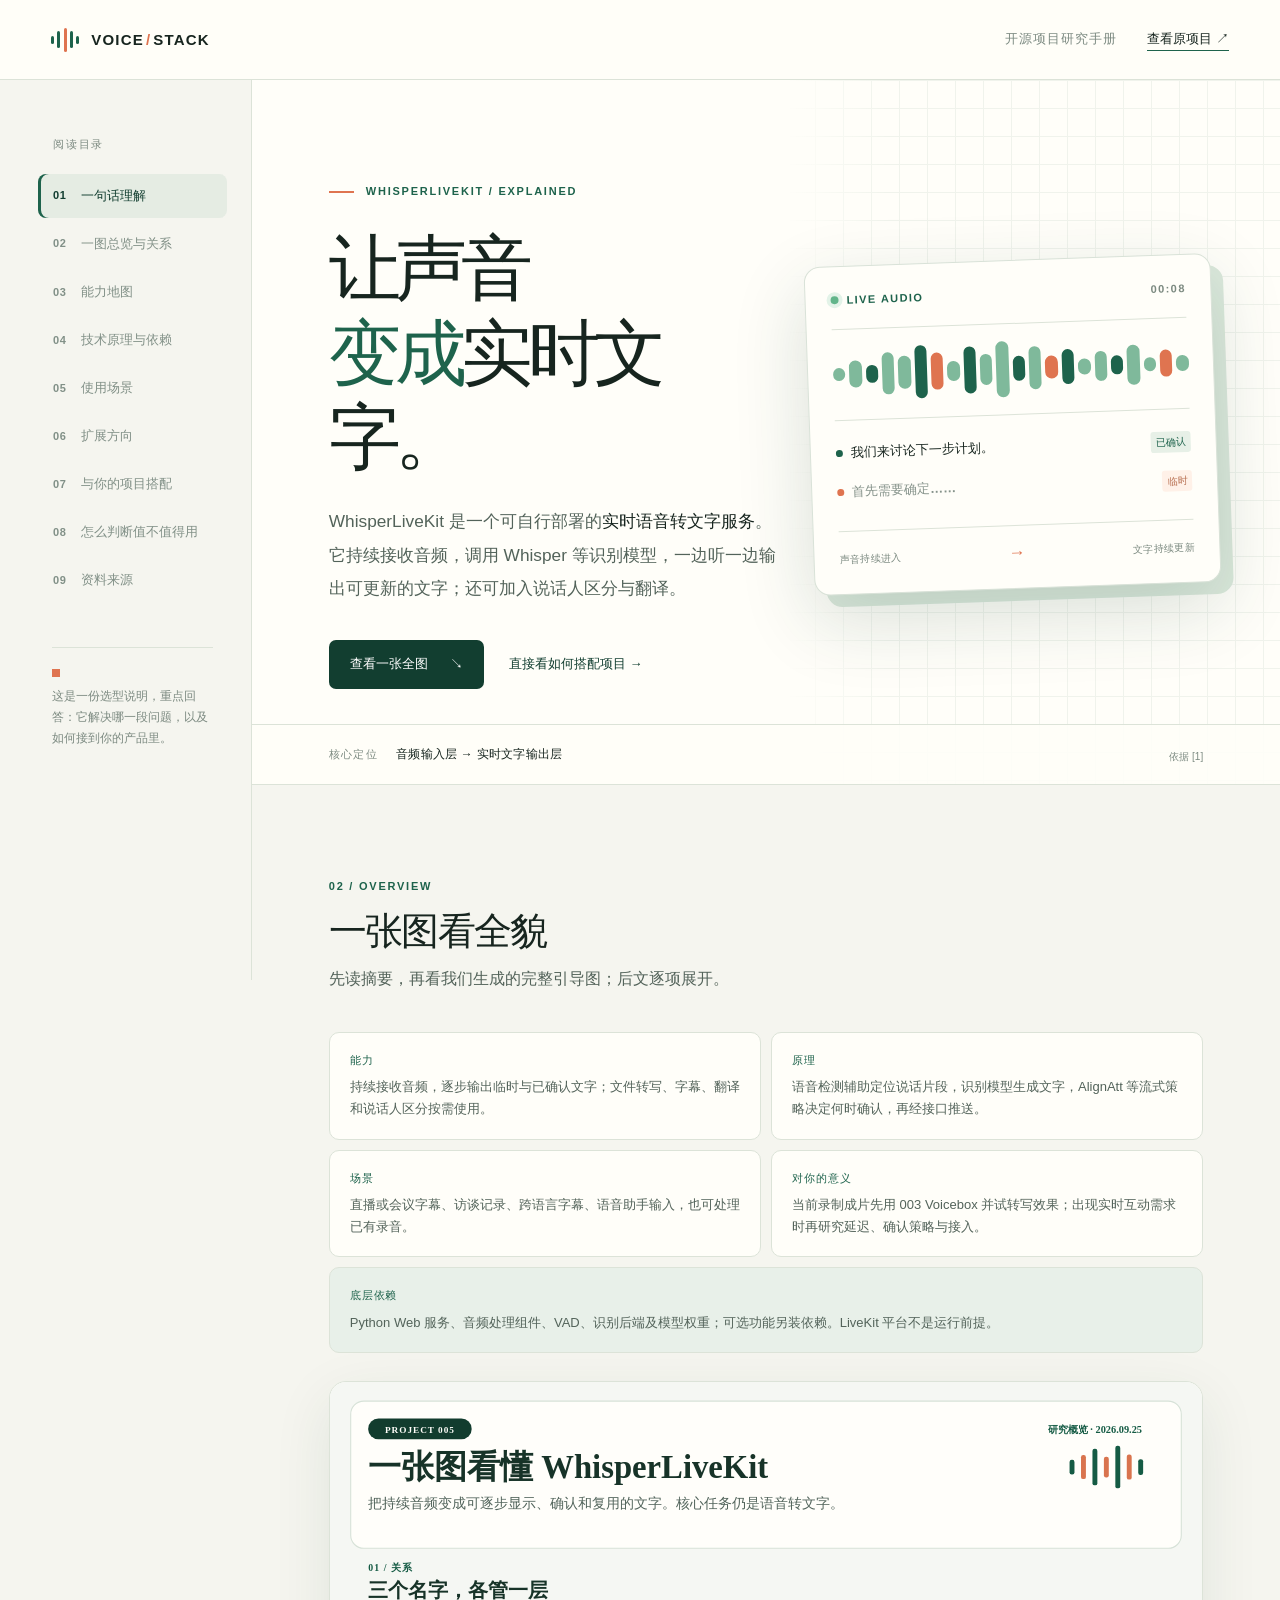
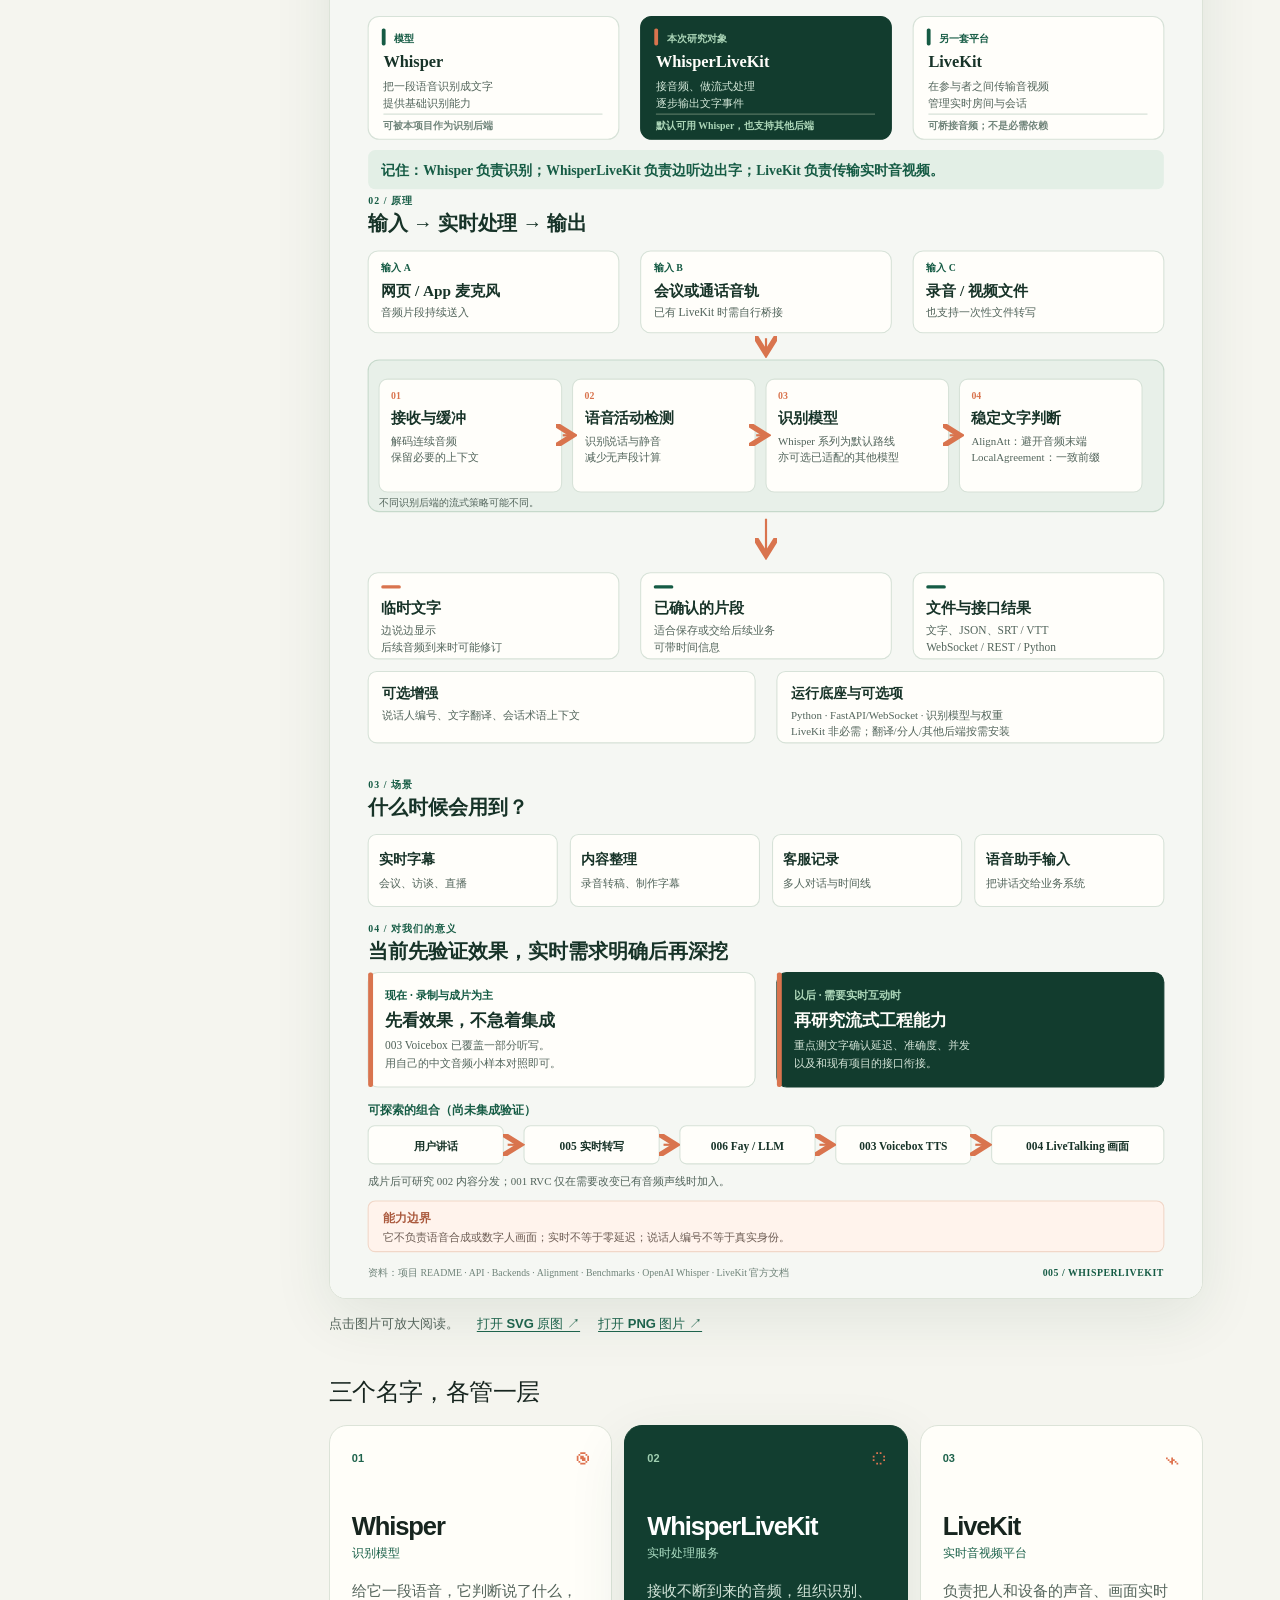
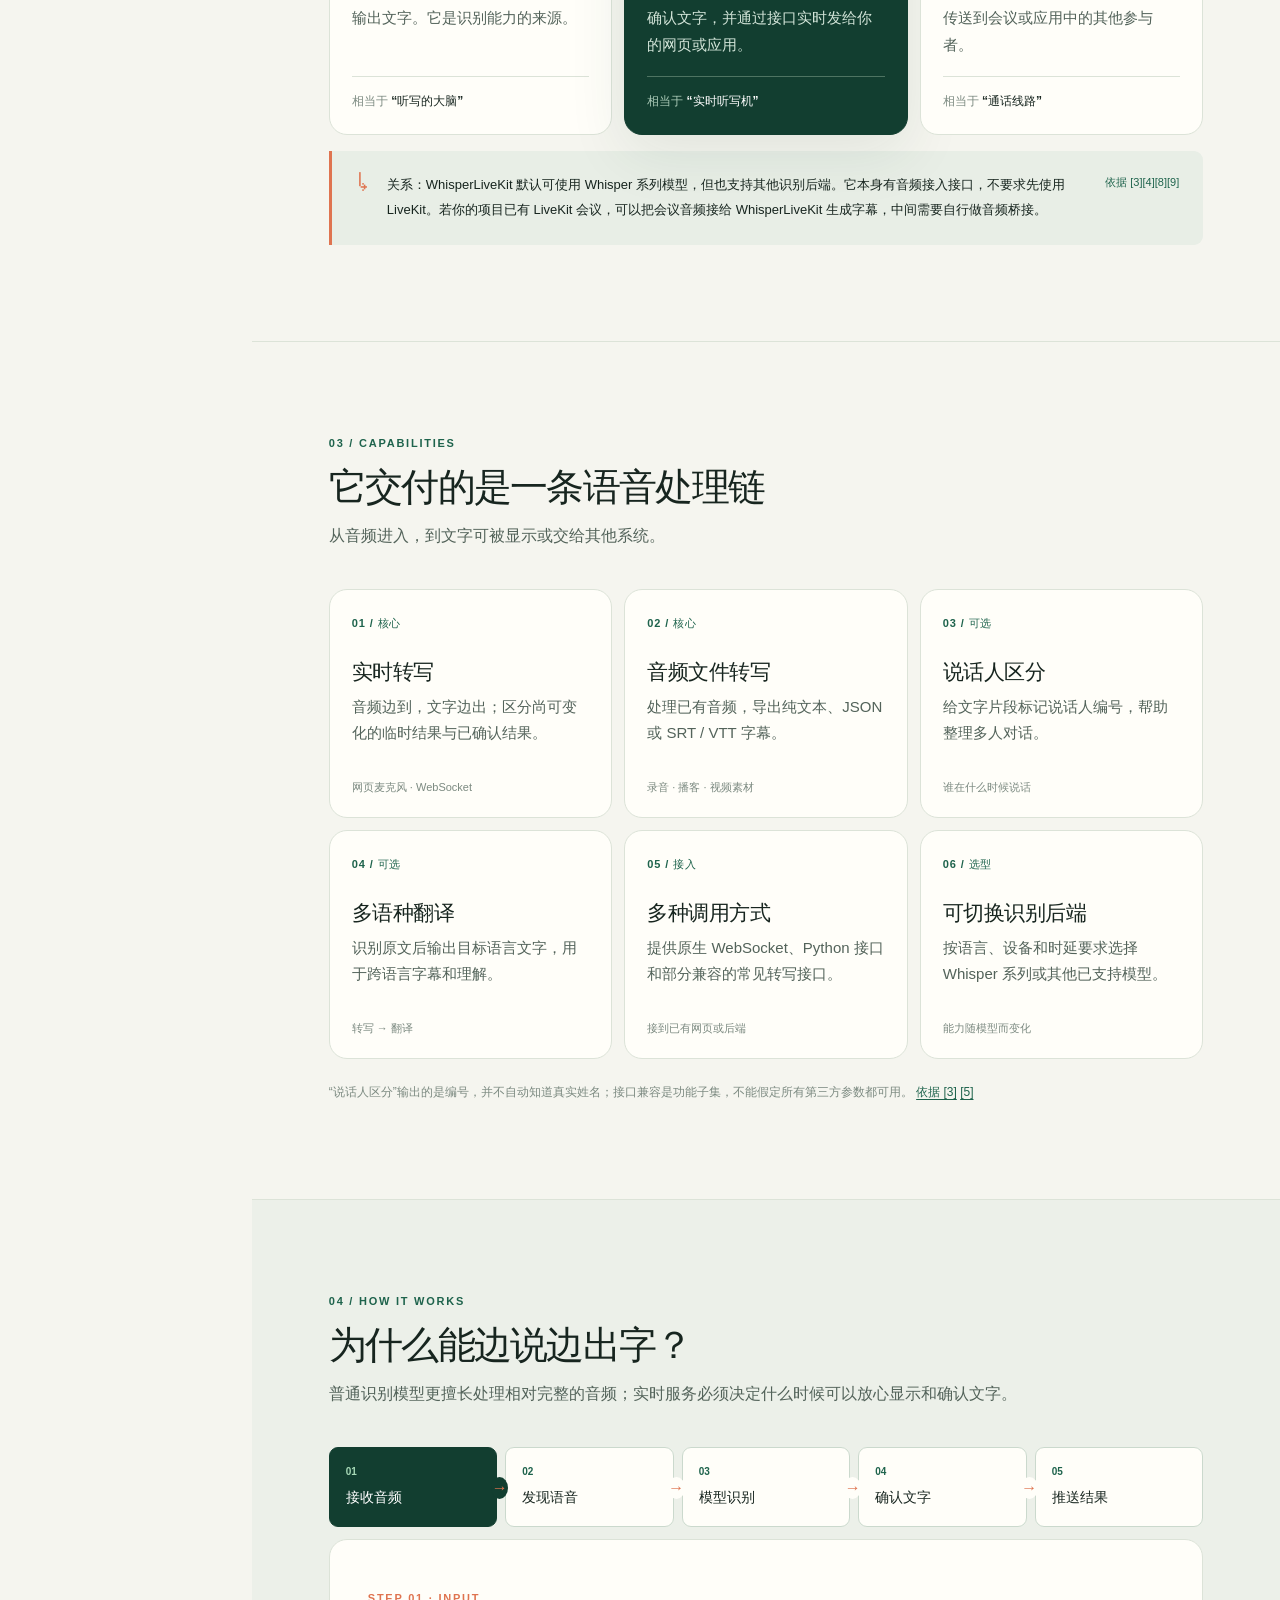
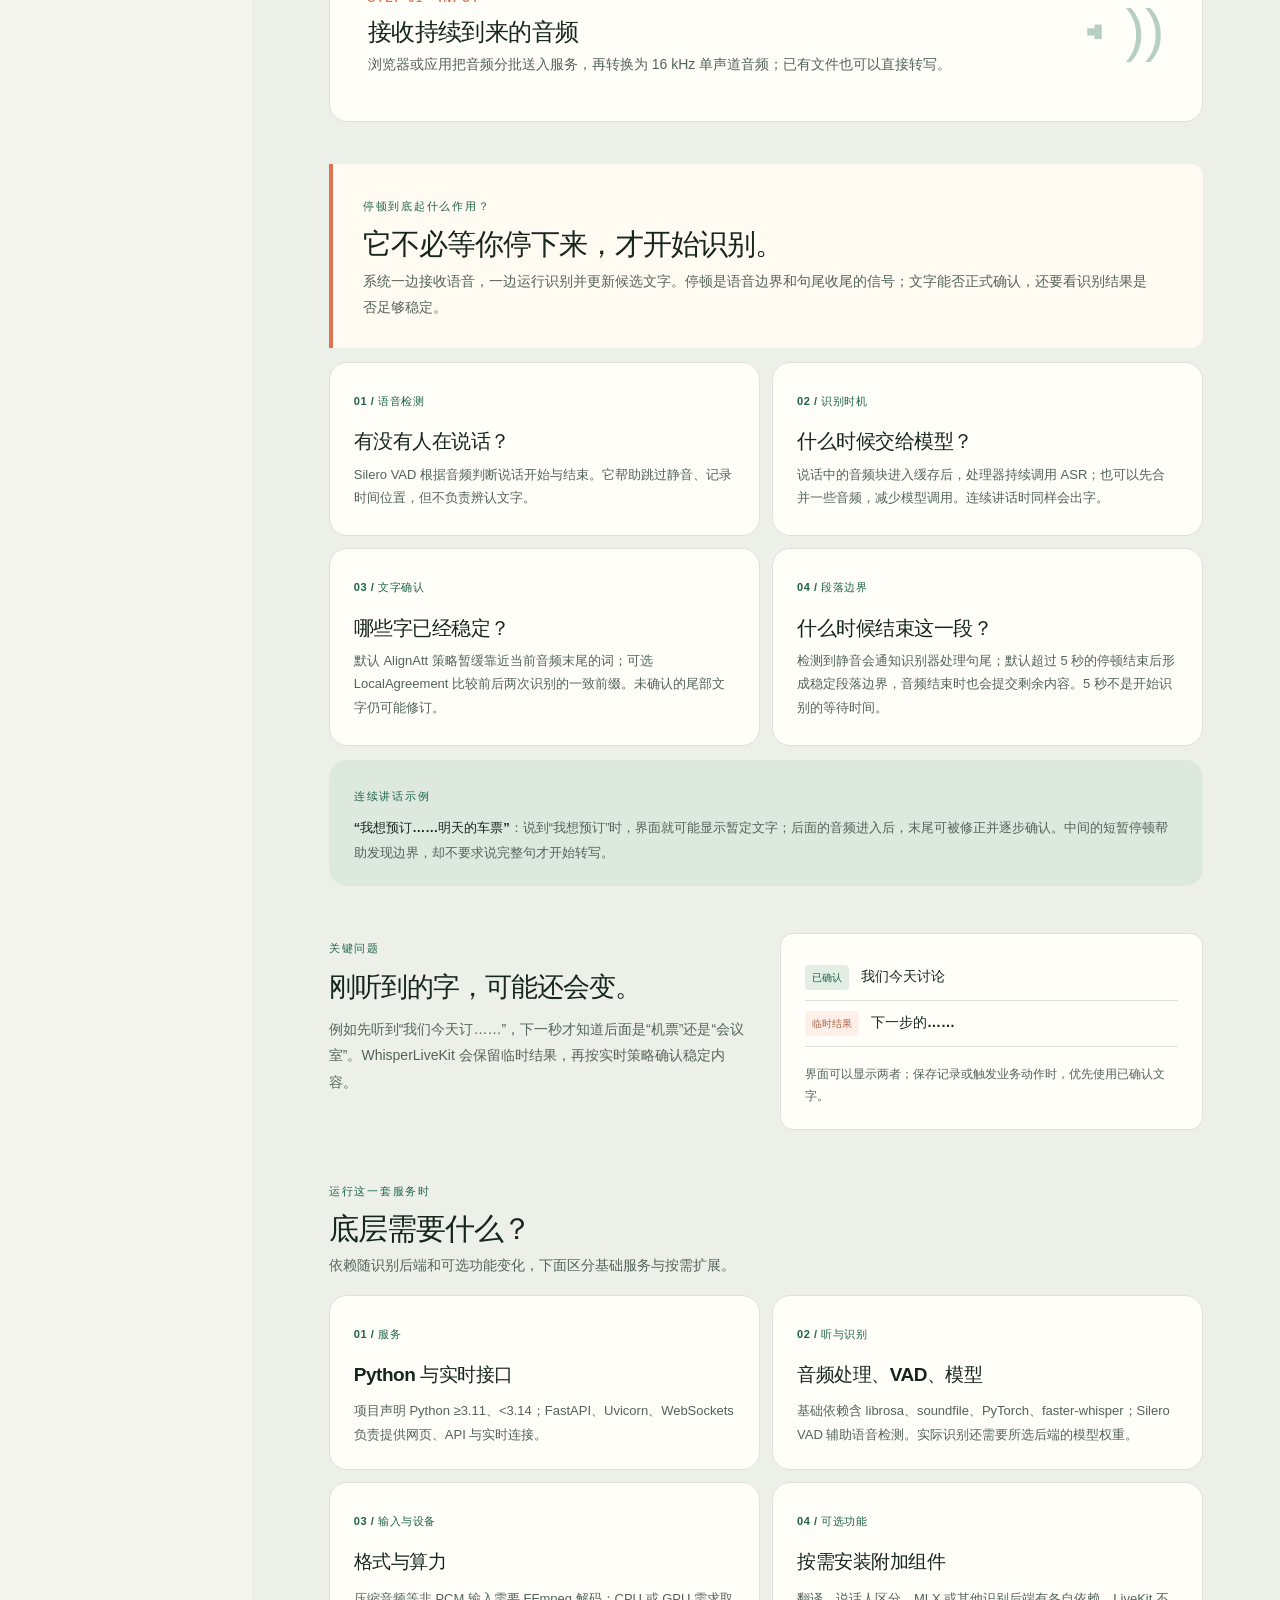
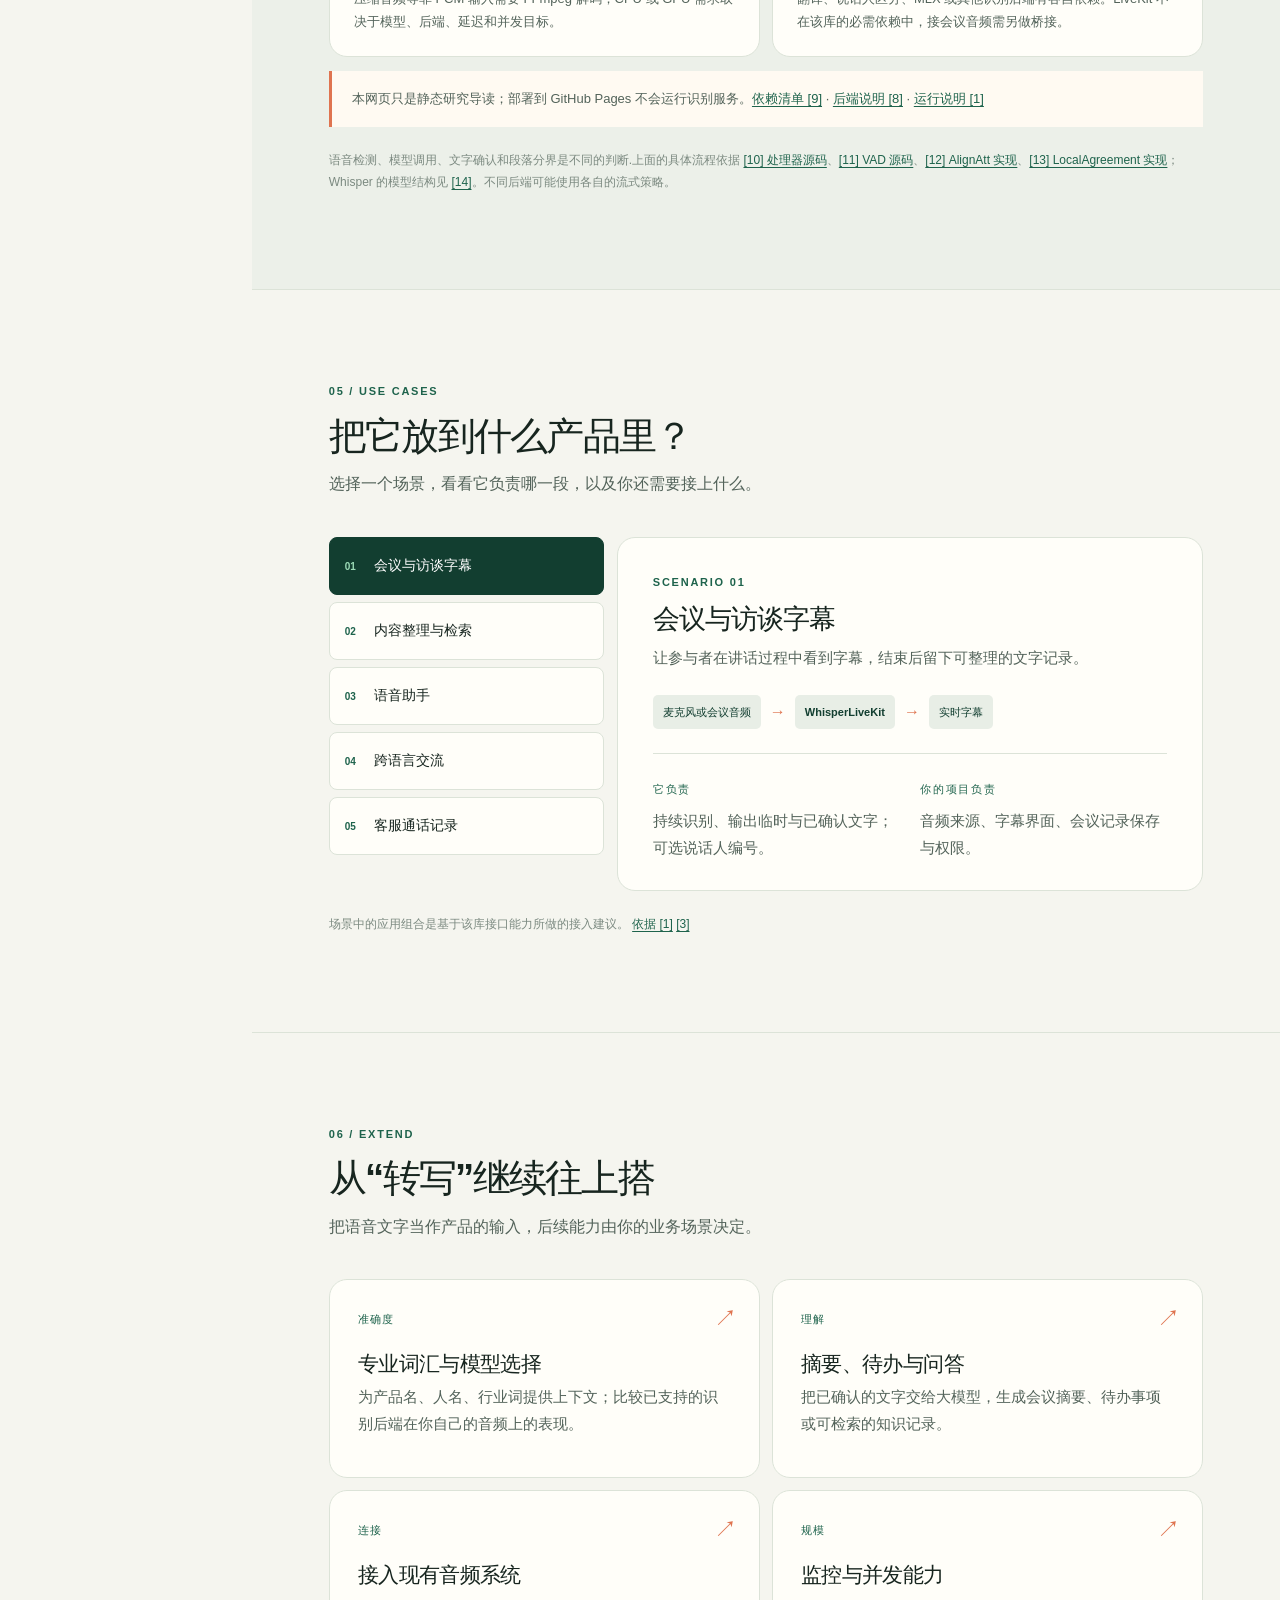
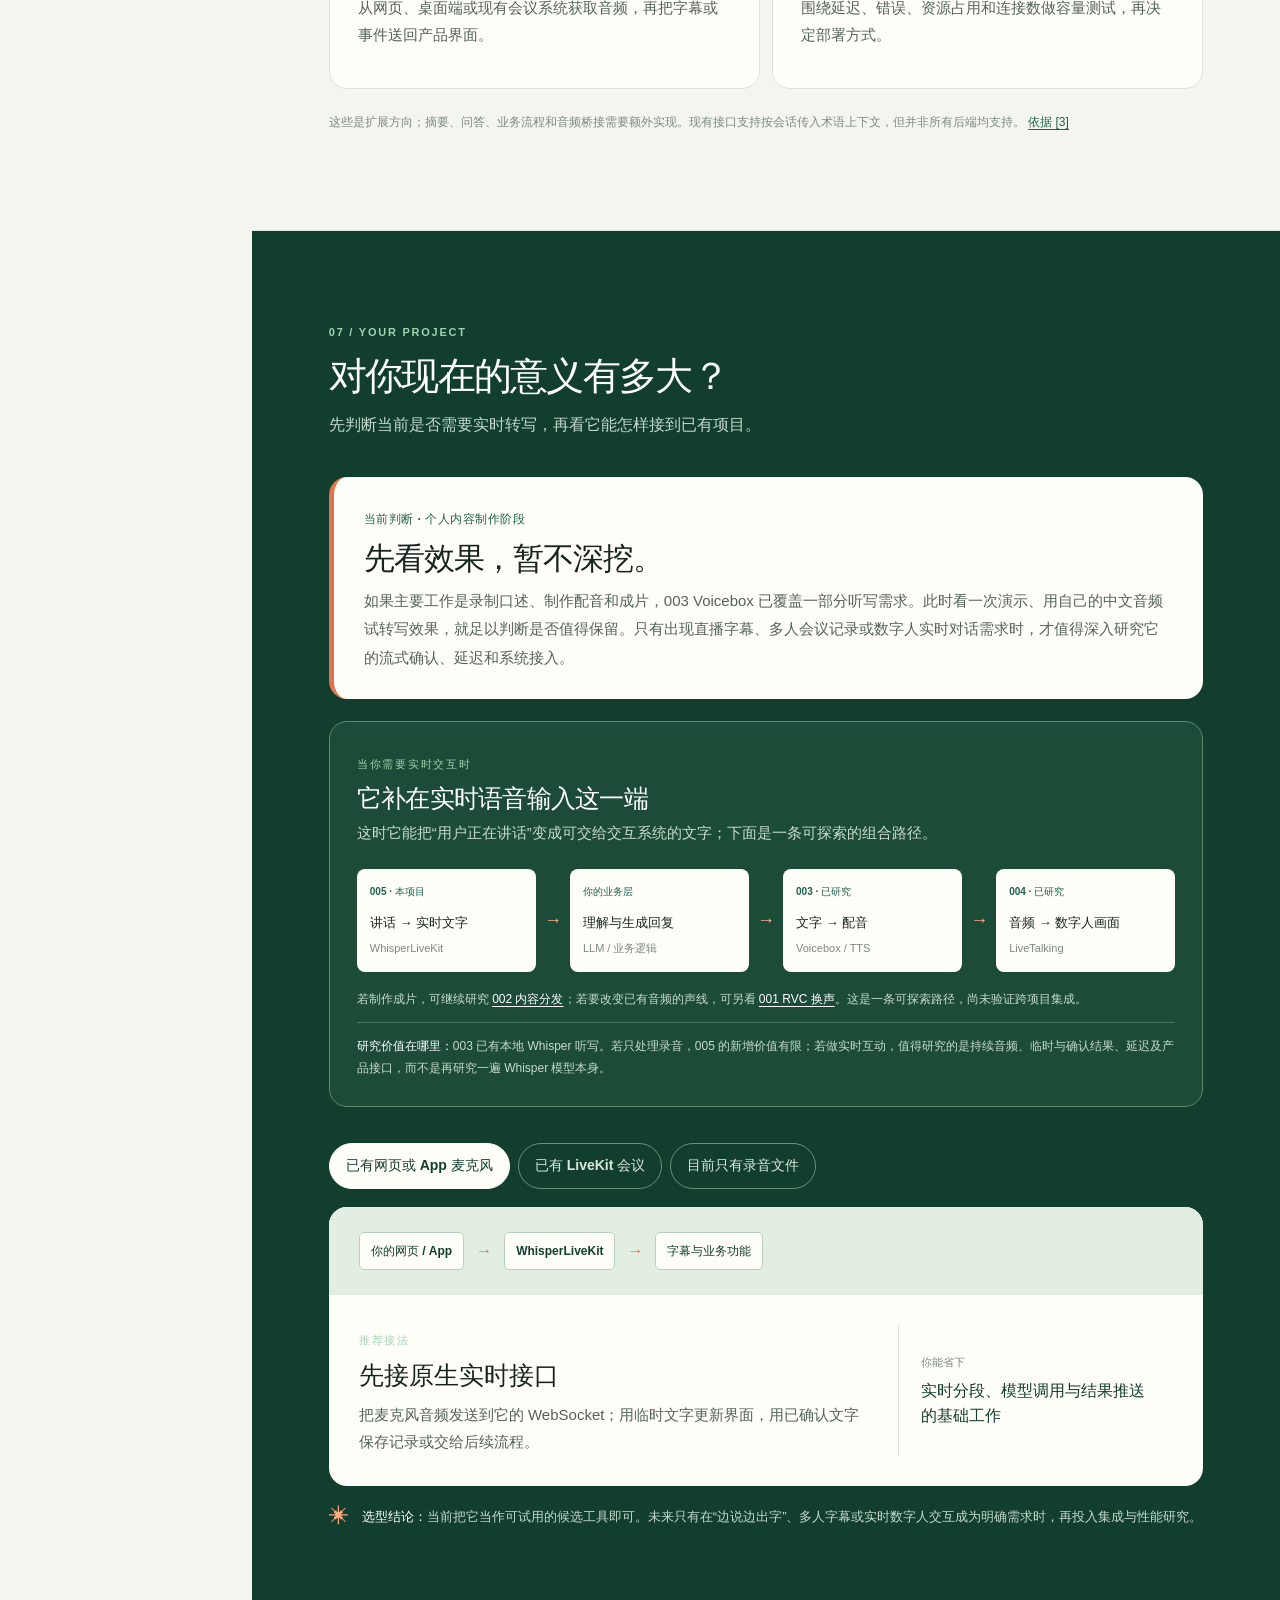
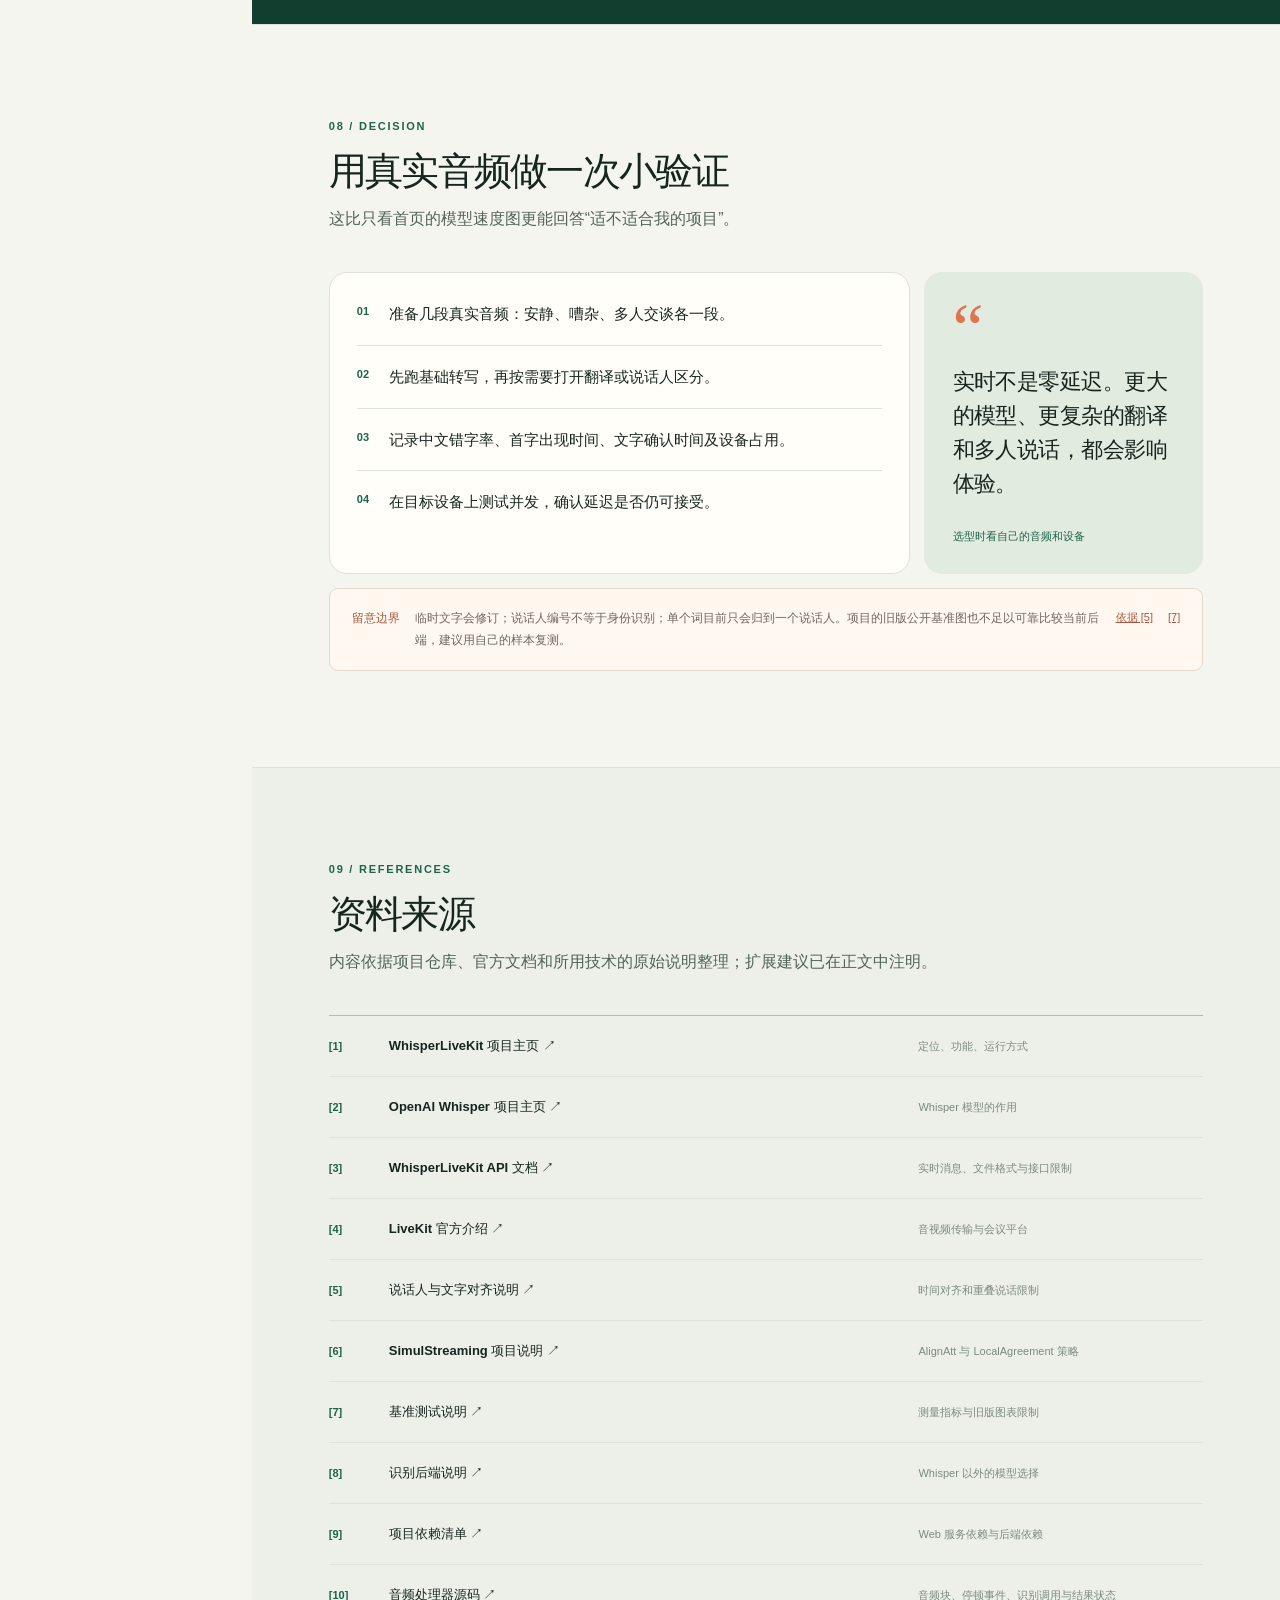
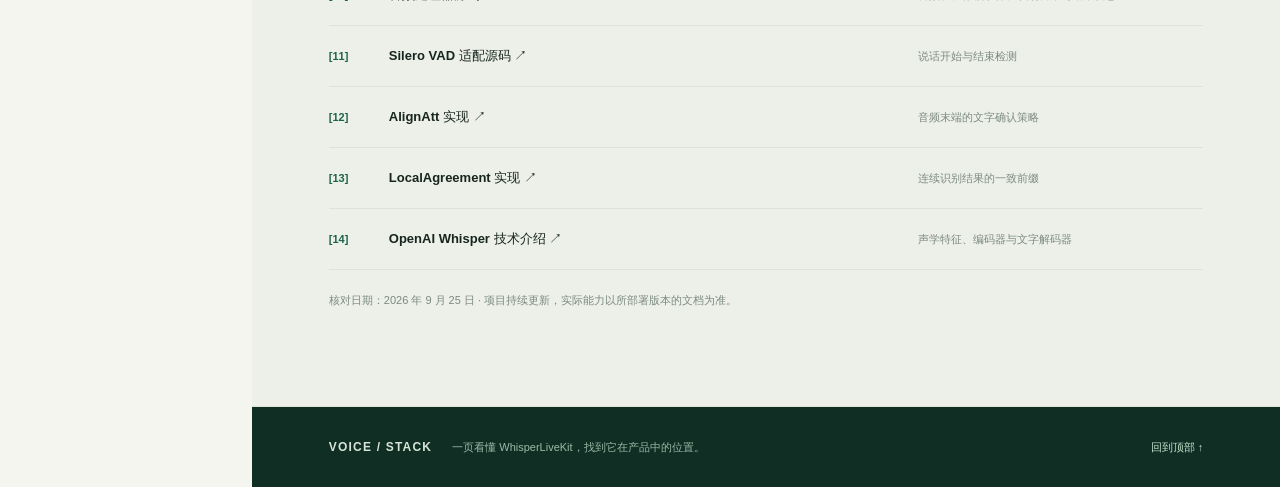
<file: docs/projects/005-whisperlivekit/index.html>
<!doctype html>
<html lang="zh-CN">
  <head>
    <meta charset="UTF-8" />
    <meta name="viewport" content="width=device-width, initial-scale=1" />
    <meta name="color-scheme" content="light" />
    <meta name="description" content="WhisperLiveKit 把持续音频转成实时文字：梳理输入输出、Whisper 与 LiveKit 的关系、VAD 与流式确认原理、运行依赖、使用场景及对现有项目的价值。" />
    <title>WhisperLiveKit 能做什么？｜项目研究手册</title>
    <link rel="stylesheet" href="./styles.css" />
    <link rel="icon" type="image/svg+xml" href="data:image/svg+xml,%3Csvg xmlns='http://www.w3.org/2000/svg' viewBox='0 0 64 64'%3E%3Crect width='64' height='64' rx='13' fill='%23123e30'/%3E%3Cpath d='M13 32h6l5-12 7 24 7-30 6 18h7' fill='none' stroke='%23f3f8f0' stroke-width='5' stroke-linecap='round' stroke-linejoin='round'/%3E%3C/svg%3E" />
    <script src="./app.js" defer></script>
  </head>
  <body>
    <a class="skip-link" href="#main">跳到正文</a>
    <header class="site-header">
      <a class="brand" href="#top" aria-label="回到页面顶部">
        <span class="brand-mark" aria-hidden="true"><span></span><span></span><span></span><span></span><span></span></span>
        <span>VOICE<span class="brand-separator">/</span>STACK</span>
      </a>
      <div class="header-right">
        <span class="header-label">开源项目研究手册</span>
        <a class="header-link" href="https://github.com/QuentinFuxa/WhisperLiveKit" target="_blank" rel="noopener noreferrer">查看原项目 <span aria-hidden="true">↗</span></a>
      </div>
    </header>

    <div class="page-shell" id="top">
      <aside class="sidebar" aria-label="页面目录">
        <p class="sidebar-eyebrow">阅读目录</p>
        <nav class="section-nav" aria-label="章节">
          <a href="#overview" class="is-active">01 <span>一句话理解</span></a>
          <a href="#relationship">02 <span>一图总览与关系</span></a>
          <a href="#capabilities">03 <span>能力地图</span></a>
          <a href="#principle">04 <span>技术原理与依赖</span></a>
          <a href="#scenarios">05 <span>使用场景</span></a>
          <a href="#extensions">06 <span>扩展方向</span></a>
          <a href="#fit">07 <span>与你的项目搭配</span></a>
          <a href="#evaluation">08 <span>怎么判断值不值得用</span></a>
          <a href="#sources">09 <span>资料来源</span></a>
        </nav>
        <div class="sidebar-note">
          <span class="tiny-square" aria-hidden="true"></span>
          <p>这是一份选型说明，重点回答：它解决哪一段问题，以及如何接到你的产品里。</p>
        </div>
      </aside>

      <main id="main">
        <section class="hero content-section" id="overview" aria-labelledby="hero-title">
          <div class="hero-grid" aria-hidden="true"></div>
          <div class="hero-content">
            <p class="eyebrow"><span class="eyebrow-line"></span> WHISPERLIVEKIT / EXPLAINED</p>
            <h1 id="hero-title">让声音<br /><em>变成</em>实时文字。</h1>
            <p class="hero-lead">WhisperLiveKit 是一个可自行部署的<strong>实时语音转文字服务</strong>。它持续接收音频，调用 Whisper 等识别模型，一边听一边输出可更新的文字；还可加入说话人区分与翻译。</p>
            <div class="hero-actions">
              <a class="button button-primary" href="#overview-map">查看一张全图 <span aria-hidden="true">↘</span></a>
              <a class="text-link" href="#fit">直接看如何搭配项目 <span aria-hidden="true">→</span></a>
            </div>
          </div>
          <div class="hero-visual" aria-label="音频逐步转换成文字的示意">
            <div class="signal-card">
              <div class="signal-topline"><span class="status-dot"></span> LIVE AUDIO <span class="signal-time">00:08</span></div>
              <div class="waveform" aria-hidden="true">
                <span style="--h:22%"></span><span style="--h:46%"></span><span style="--h:31%"></span><span style="--h:73%"></span><span style="--h:56%"></span><span style="--h:92%"></span><span style="--h:64%"></span><span style="--h:34%"></span><span style="--h:80%"></span><span style="--h:53%"></span><span style="--h:96%"></span><span style="--h:44%"></span><span style="--h:74%"></span><span style="--h:39%"></span><span style="--h:61%"></span><span style="--h:27%"></span><span style="--h:52%"></span><span style="--h:33%"></span><span style="--h:69%"></span><span style="--h:24%"></span><span style="--h:46%"></span><span style="--h:28%"></span>
              </div>
              <div class="transcript-lines">
                <div><span class="speaker-dot"></span><span>我们来讨论下一步计划。</span><span class="line-tag">已确认</span></div>
                <div class="provisional"><span class="speaker-dot"></span><span>首先需要确定……</span><span class="line-tag">临时</span></div>
              </div>
              <div class="signal-footer"><span>声音持续进入</span><span aria-hidden="true">→</span><span>文字持续更新</span></div>
            </div>
          </div>
          <div class="hero-bottom"><span>核心定位</span><strong>音频输入层 → 实时文字输出层</strong><span class="source-inline"><a href="#source-1">依据 [1]</a></span></div>
        </section>

        <section class="content-section section-block" id="relationship" aria-labelledby="relationship-title">
          <div class="section-head"><p class="section-index">02 / OVERVIEW</p><h2 id="relationship-title">一张图看全貌</h2><p>先读摘要，再看我们生成的完整引导图；后文逐项展开。</p></div>
          <dl class="summary-grid" aria-label="WhisperLiveKit 五项摘要">
            <div><dt>能力</dt><dd>持续接收音频，逐步输出临时与已确认文字；文件转写、字幕、翻译和说话人区分按需使用。</dd></div>
            <div><dt>原理</dt><dd>语音检测辅助定位说话片段，识别模型生成文字，AlignAtt 等流式策略决定何时确认，再经接口推送。</dd></div>
            <div><dt>场景</dt><dd>直播或会议字幕、访谈记录、跨语言字幕、语音助手输入，也可处理已有录音。</dd></div>
            <div><dt>对你的意义</dt><dd>当前录制成片先用 003 Voicebox 并试转写效果；出现实时互动需求时再研究延迟、确认策略与接入。</dd></div>
            <div class="summary-dependency"><dt>底层依赖</dt><dd>Python Web 服务、音频处理组件、VAD、识别后端及模型权重；可选功能另装依赖。LiveKit 平台不是运行前提。</dd></div>
          </dl>
          <figure class="overview-figure" id="overview-map">
            <a class="overview-image-link" href="./assets/overview.svg" target="_blank" rel="noopener noreferrer" aria-label="打开可缩放的 WhisperLiveKit 完整概览图">
              <img src="./assets/overview.svg" width="1600" height="2780" loading="lazy" alt="WhisperLiveKit 完整概览图：说明 Whisper、WhisperLiveKit 与 LiveKit 的关系，音频输入、识别与稳定文字确认、输出、使用场景，以及对现有项目的价值和边界。" />
            </a>
            <figcaption>点击图片可放大阅读。<a href="./assets/overview.svg" target="_blank" rel="noopener noreferrer">打开 SVG 原图 ↗</a><a href="./assets/overview.png" target="_blank" rel="noopener noreferrer">打开 PNG 图片 ↗</a></figcaption>
          </figure>
          <h3 class="relation-subtitle">三个名字，各管一层</h3>
          <div class="relation-grid">
            <article class="relation-card"><div class="relation-no">01 <span class="relation-icon">◉</span></div><h3>Whisper</h3><p class="relation-role">识别模型</p><p>给它一段语音，它判断说了什么，输出文字。它是识别能力的来源。</p><div class="relation-analogy">相当于 <strong>“听写的大脑”</strong></div></article>
            <article class="relation-card relation-featured"><div class="relation-no">02 <span class="relation-icon">◌</span></div><h3>WhisperLiveKit</h3><p class="relation-role">实时处理服务</p><p>接收不断到来的音频，组织识别、确认文字，并通过接口实时发给你的网页或应用。</p><div class="relation-analogy">相当于 <strong>“实时听写机”</strong></div></article>
            <article class="relation-card"><div class="relation-no">03 <span class="relation-icon">⌁</span></div><h3>LiveKit</h3><p class="relation-role">实时音视频平台</p><p>负责把人和设备的声音、画面实时传送到会议或应用中的其他参与者。</p><div class="relation-analogy">相当于 <strong>“通话线路”</strong></div></article>
          </div>
          <div class="relation-callout"><span class="callout-symbol">↳</span><p><strong>关系：</strong>WhisperLiveKit 默认可使用 Whisper 系列模型，但也支持其他识别后端。它本身有音频接入接口，不要求先使用 LiveKit。若你的项目已有 LiveKit 会议，可以把会议音频接给 WhisperLiveKit 生成字幕，中间需要自行做音频桥接。</p><a href="#source-9">依据 [3][4][8][9]</a></div>
        </section>

        <section class="content-section section-block" id="capabilities" aria-labelledby="capabilities-title">
          <div class="section-head"><p class="section-index">03 / CAPABILITIES</p><h2 id="capabilities-title">它交付的是一条语音处理链</h2><p>从音频进入，到文字可被显示或交给其他系统。</p></div>
          <div class="capability-grid">
            <article class="capability-card"><span class="capability-number">01 / 核心</span><h3>实时转写</h3><p>音频边到，文字边出；区分尚可变化的临时结果与已确认结果。</p><span class="capability-meta">网页麦克风 · WebSocket</span></article>
            <article class="capability-card"><span class="capability-number">02 / 核心</span><h3>音频文件转写</h3><p>处理已有音频，导出纯文本、JSON 或 SRT / VTT 字幕。</p><span class="capability-meta">录音 · 播客 · 视频素材</span></article>
            <article class="capability-card"><span class="capability-number">03 / 可选</span><h3>说话人区分</h3><p>给文字片段标记说话人编号，帮助整理多人对话。</p><span class="capability-meta">谁在什么时候说话</span></article>
            <article class="capability-card"><span class="capability-number">04 / 可选</span><h3>多语种翻译</h3><p>识别原文后输出目标语言文字，用于跨语言字幕和理解。</p><span class="capability-meta">转写 → 翻译</span></article>
            <article class="capability-card"><span class="capability-number">05 / 接入</span><h3>多种调用方式</h3><p>提供原生 WebSocket、Python 接口和部分兼容的常见转写接口。</p><span class="capability-meta">接到已有网页或后端</span></article>
            <article class="capability-card"><span class="capability-number">06 / 选型</span><h3>可切换识别后端</h3><p>按语言、设备和时延要求选择 Whisper 系列或其他已支持模型。</p><span class="capability-meta">能力随模型而变化</span></article>
          </div>
          <p class="section-footnote">“说话人区分”输出的是编号，并不自动知道真实姓名；接口兼容是功能子集，不能假定所有第三方参数都可用。 <a href="#source-3">依据 [3]</a> <a href="#source-5">[5]</a></p>
        </section>

        <section class="content-section section-block principle-section" id="principle" aria-labelledby="principle-title">
          <div class="section-head"><p class="section-index">04 / HOW IT WORKS</p><h2 id="principle-title">为什么能边说边出字？</h2><p>普通识别模型更擅长处理相对完整的音频；实时服务必须决定什么时候可以放心显示和确认文字。</p></div>
          <div class="pipeline" aria-label="处理流程">
            <button type="button" class="pipeline-step is-selected" data-step="capture" aria-pressed="true"><span>01</span><strong>接收音频</strong></button>
            <button type="button" class="pipeline-step" data-step="vad" aria-pressed="false"><span>02</span><strong>发现语音</strong></button>
            <button type="button" class="pipeline-step" data-step="asr" aria-pressed="false"><span>03</span><strong>模型识别</strong></button>
            <button type="button" class="pipeline-step" data-step="commit" aria-pressed="false"><span>04</span><strong>确认文字</strong></button>
            <button type="button" class="pipeline-step" data-step="output" aria-pressed="false"><span>05</span><strong>推送结果</strong></button>
          </div>
          <div class="pipeline-detail" id="pipeline-detail" aria-live="polite"><div><span class="detail-kicker">STEP 01 · INPUT</span><h3>接收持续到来的音频</h3><p>浏览器或应用把音频分批送入服务，再转换为 16 kHz 单声道音频；已有文件也可以直接转写。</p></div><span class="detail-glyph" aria-hidden="true">◂ ))</span></div>
          <div class="timing-insight">
            <span class="mini-label">停顿到底起什么作用？</span>
            <h3>它不必等你停下来，才开始识别。</h3>
            <p>系统一边接收语音，一边运行识别并更新候选文字。停顿是语音边界和句尾收尾的信号；文字能否正式确认，还要看识别结果是否足够稳定。</p>
          </div>
          <div class="decision-grid" aria-label="实时识别的四项判断">
            <article class="decision-card"><span>01 / 语音检测</span><h3>有没有人在说话？</h3><p>Silero VAD 根据音频判断说话开始与结束。它帮助跳过静音、记录时间位置，但不负责辨认文字。</p></article>
            <article class="decision-card"><span>02 / 识别时机</span><h3>什么时候交给模型？</h3><p>说话中的音频块进入缓存后，处理器持续调用 ASR；也可以先合并一些音频，减少模型调用。连续讲话时同样会出字。</p></article>
            <article class="decision-card"><span>03 / 文字确认</span><h3>哪些字已经稳定？</h3><p>默认 AlignAtt 策略暂缓靠近当前音频末尾的词；可选 LocalAgreement 比较前后两次识别的一致前缀。未确认的尾部文字仍可能修订。</p></article>
            <article class="decision-card"><span>04 / 段落边界</span><h3>什么时候结束这一段？</h3><p>检测到静音会通知识别器处理句尾；默认超过 5 秒的停顿结束后形成稳定段落边界，音频结束时也会提交剩余内容。5 秒不是开始识别的等待时间。</p></article>
          </div>
          <div class="speech-example">
            <span class="mini-label">连续讲话示例</span>
            <p><strong>“我想预订……明天的车票”</strong>：说到“我想预订”时，界面就可能显示暂定文字；后面的音频进入后，末尾可被修正并逐步确认。中间的短暂停顿帮助发现边界，却不要求说完整句才开始转写。</p>
          </div>
          <div class="principle-explainer">
            <div><span class="mini-label">关键问题</span><h3>刚听到的字，可能还会变。</h3><p>例如先听到“我们今天订……”，下一秒才知道后面是“机票”还是“会议室”。WhisperLiveKit 会保留临时结果，再按实时策略确认稳定内容。</p></div>
            <div class="commit-demo"><div><span class="commit-label confirmed">已确认</span><strong>我们今天讨论</strong></div><div><span class="commit-label tentative">临时结果</span><strong>下一步的……</strong></div><p>界面可以显示两者；保存记录或触发业务动作时，优先使用已确认文字。</p></div>
          </div>
          <div class="dependency-heading"><span class="mini-label">运行这一套服务时</span><h3>底层需要什么？</h3><p>依赖随识别后端和可选功能变化，下面区分基础服务与按需扩展。</p></div>
          <div class="dependency-grid" aria-label="运行依赖">
            <article><span>01 / 服务</span><h4>Python 与实时接口</h4><p>项目声明 Python ≥3.11、&lt;3.14；FastAPI、Uvicorn、WebSockets 负责提供网页、API 与实时连接。</p></article>
            <article><span>02 / 听与识别</span><h4>音频处理、VAD、模型</h4><p>基础依赖含 librosa、soundfile、PyTorch、faster-whisper；Silero VAD 辅助语音检测。实际识别还需要所选后端的模型权重。</p></article>
            <article><span>03 / 输入与设备</span><h4>格式与算力</h4><p>压缩音频等非 PCM 输入需要 FFmpeg 解码；CPU 或 GPU 需求取决于模型、后端、延迟和并发目标。</p></article>
            <article><span>04 / 可选功能</span><h4>按需安装附加组件</h4><p>翻译、说话人区分、MLX 或其他识别后端有各自依赖。LiveKit 不在该库的必需依赖中，接会议音频需另做桥接。</p></article>
          </div>
          <p class="dependency-note">本网页只是静态研究导读；部署到 GitHub Pages 不会运行识别服务。<a href="#source-9">依赖清单 [9]</a> · <a href="#source-8">后端说明 [8]</a> · <a href="#source-1">运行说明 [1]</a></p>
          <p class="section-footnote">语音检测、模型调用、文字确认和段落分界是不同的判断.上面的具体流程依据 <a href="#source-10">[10] 处理器源码</a>、<a href="#source-11">[11] VAD 源码</a>、<a href="#source-12">[12] AlignAtt 实现</a>、<a href="#source-13">[13] LocalAgreement 实现</a>；Whisper 的模型结构见 <a href="#source-14">[14]</a>。不同后端可能使用各自的流式策略。</p>
        </section>

        <section class="content-section section-block" id="scenarios" aria-labelledby="scenarios-title">
          <div class="section-head"><p class="section-index">05 / USE CASES</p><h2 id="scenarios-title">把它放到什么产品里？</h2><p>选择一个场景，看看它负责哪一段，以及你还需要接上什么。</p></div>
          <div class="scenario-layout">
            <div class="scenario-tabs" role="tablist" aria-label="使用场景">
              <button id="tab-meeting" type="button" role="tab" aria-controls="scenario-panel" aria-selected="true" tabindex="0" data-scenario="meeting"><span>01</span> 会议与访谈字幕</button>
              <button id="tab-media" type="button" role="tab" aria-controls="scenario-panel" aria-selected="false" tabindex="-1" data-scenario="media"><span>02</span> 内容整理与检索</button>
              <button id="tab-agent" type="button" role="tab" aria-controls="scenario-panel" aria-selected="false" tabindex="-1" data-scenario="agent"><span>03</span> 语音助手</button>
              <button id="tab-translation" type="button" role="tab" aria-controls="scenario-panel" aria-selected="false" tabindex="-1" data-scenario="translation"><span>04</span> 跨语言交流</button>
              <button id="tab-support" type="button" role="tab" aria-controls="scenario-panel" aria-selected="false" tabindex="-1" data-scenario="support"><span>05</span> 客服通话记录</button>
            </div>
            <article id="scenario-panel" class="scenario-panel" role="tabpanel" aria-labelledby="tab-meeting" tabindex="0"><span class="panel-overline">SCENARIO 01</span><h3>会议与访谈字幕</h3><p class="panel-lead">让参与者在讲话过程中看到字幕，结束后留下可整理的文字记录。</p><div class="scenario-path"><span>麦克风或会议音频</span><i aria-hidden="true">→</i><span>WhisperLiveKit</span><i aria-hidden="true">→</i><span>实时字幕</span></div><div class="panel-columns"><div><span class="mini-label">它负责</span><p>持续识别、输出临时与已确认文字；可选说话人编号。</p></div><div><span class="mini-label">你的项目负责</span><p>音频来源、字幕界面、会议记录保存与权限。</p></div></div></article>
          </div>
          <p class="section-footnote">场景中的应用组合是基于该库接口能力所做的接入建议。 <a href="#source-1">依据 [1]</a> <a href="#source-3">[3]</a></p>
        </section>

        <section class="content-section section-block" id="extensions" aria-labelledby="extensions-title">
          <div class="section-head"><p class="section-index">06 / EXTEND</p><h2 id="extensions-title">从“转写”继续往上搭</h2><p>把语音文字当作产品的输入，后续能力由你的业务场景决定。</p></div>
          <div class="extension-grid">
            <article><span class="extension-type">准确度</span><h3>专业词汇与模型选择</h3><p>为产品名、人名、行业词提供上下文；比较已支持的识别后端在你自己的音频上的表现。</p><span class="extension-arrow" aria-hidden="true">↗</span></article>
            <article><span class="extension-type">理解</span><h3>摘要、待办与问答</h3><p>把已确认的文字交给大模型，生成会议摘要、待办事项或可检索的知识记录。</p><span class="extension-arrow" aria-hidden="true">↗</span></article>
            <article><span class="extension-type">连接</span><h3>接入现有音频系统</h3><p>从网页、桌面端或现有会议系统获取音频，再把字幕或事件送回产品界面。</p><span class="extension-arrow" aria-hidden="true">↗</span></article>
            <article><span class="extension-type">规模</span><h3>监控与并发能力</h3><p>围绕延迟、错误、资源占用和连接数做容量测试，再决定部署方式。</p><span class="extension-arrow" aria-hidden="true">↗</span></article>
          </div>
          <p class="section-footnote">这些是扩展方向；摘要、问答、业务流程和音频桥接需要额外实现。现有接口支持按会话传入术语上下文，但并非所有后端均支持。 <a href="#source-3">依据 [3]</a></p>
        </section>

        <section class="content-section section-block fit-section" id="fit" aria-labelledby="fit-title">
          <div class="section-head"><p class="section-index">07 / YOUR PROJECT</p><h2 id="fit-title">对你现在的意义有多大？</h2><p>先判断当前是否需要实时转写，再看它能怎样接到已有项目。</p></div>
          <div class="priority-callout"><span class="priority-kicker">当前判断 · 个人内容制作阶段</span><h3>先看效果，暂不深挖。</h3><p>如果主要工作是录制口述、制作配音和成片，003 Voicebox 已覆盖一部分听写需求。此时看一次演示、用自己的中文音频试转写效果，就足以判断是否值得保留。只有出现直播字幕、多人会议记录或数字人实时对话需求时，才值得深入研究它的流式确认、延迟和系统接入。</p></div>
          <div class="ecosystem-block">
            <div class="ecosystem-heading"><span class="mini-label">当你需要实时交互时</span><h3>它补在实时语音输入这一端</h3><p>这时它能把“用户正在讲话”变成可交给交互系统的文字；下面是一条可探索的组合路径。</p></div>
            <div class="ecosystem-flow" aria-label="已有项目的可探索组合路径">
              <a href="../005-whisperlivekit/index.html#principle"><small>005 · 本项目</small><strong>讲话 → 实时文字</strong><span>WhisperLiveKit</span></a>
              <b aria-hidden="true">→</b>
              <div class="ecosystem-middle"><small>你的业务层</small><strong>理解与生成回复</strong><span>LLM / 业务逻辑</span></div>
              <b aria-hidden="true">→</b>
              <a href="../003-voicebox/index.html"><small>003 · 已研究</small><strong>文字 → 配音</strong><span>Voicebox / TTS</span></a>
              <b aria-hidden="true">→</b>
              <a href="../004-livetalking/index.html"><small>004 · 已研究</small><strong>音频 → 数字人画面</strong><span>LiveTalking</span></a>
            </div>
            <p class="ecosystem-caption">若制作成片，可继续研究 <a href="../002-social-auto-upload/index.html">002 内容分发</a>；若要改变已有音频的声线，可另看 <a href="../001-rvc-voice-conversion/index.html">001 RVC 换声</a>。这是一条可探索路径，尚未验证跨项目集成。</p>
            <p class="ecosystem-overlap"><strong>研究价值在哪里：</strong>003 已有本地 Whisper 听写。若只处理录音，005 的新增价值有限；若做实时互动，值得研究的是持续音频、临时与确认结果、延迟及产品接口，而不是再研究一遍 Whisper 模型本身。</p>
          </div>
          <div class="fit-selector" role="group" aria-label="选择项目的音频入口">
            <button type="button" data-fit="web" class="is-selected" aria-pressed="true">已有网页或 App 麦克风</button>
            <button type="button" data-fit="livekit" aria-pressed="false">已有 LiveKit 会议</button>
            <button type="button" data-fit="files" aria-pressed="false">目前只有录音文件</button>
          </div>
          <div class="fit-answer" id="fit-answer" aria-live="polite"><div class="fit-flow"><span>你的网页 / App</span><b>→</b><span>WhisperLiveKit</span><b>→</b><span>字幕与业务功能</span></div><div class="fit-copy"><div><span class="mini-label">推荐接法</span><h3>先接原生实时接口</h3><p>把麦克风音频发送到它的 WebSocket；用临时文字更新界面，用已确认文字保存记录或交给后续流程。</p></div><div class="fit-value"><span>你能省下</span><strong>实时分段、模型调用与结果推送的基础工作</strong></div></div></div>
          <div class="fit-note"><span aria-hidden="true">✳</span><p><strong>选型结论：</strong>当前把它当作可试用的候选工具即可。未来只有在“边说边出字”、多人字幕或实时数字人交互成为明确需求时，再投入集成与性能研究。</p></div>
        </section>

        <section class="content-section section-block evaluation-section" id="evaluation" aria-labelledby="evaluation-title">
          <div class="section-head"><p class="section-index">08 / DECISION</p><h2 id="evaluation-title">用真实音频做一次小验证</h2><p>这比只看首页的模型速度图更能回答“适不适合我的项目”。</p></div>
          <div class="evaluation-grid">
            <div class="evaluation-checks"><div><span>01</span><p>准备几段真实音频：安静、嘈杂、多人交谈各一段。</p></div><div><span>02</span><p>先跑基础转写，再按需要打开翻译或说话人区分。</p></div><div><span>03</span><p>记录中文错字率、首字出现时间、文字确认时间及设备占用。</p></div><div><span>04</span><p>在目标设备上测试并发，确认延迟是否仍可接受。</p></div></div>
            <div class="evaluation-aside"><span class="evaluation-mark">“</span><p>实时不是零延迟。更大的模型、更复杂的翻译和多人说话，都会影响体验。</p><span class="aside-caption">选型时看自己的音频和设备</span></div>
          </div>
          <div class="boundary-box"><strong>留意边界</strong><p>临时文字会修订；说话人编号不等于身份识别；单个词目前只会归到一个说话人。项目的旧版公开基准图也不足以可靠比较当前后端，建议用自己的样本复测。</p><a href="#source-5">依据 [5]</a><a href="#source-7">[7]</a></div>
        </section>

        <section class="content-section section-block sources-section" id="sources" aria-labelledby="sources-title">
          <div class="section-head"><p class="section-index">09 / REFERENCES</p><h2 id="sources-title">资料来源</h2><p>内容依据项目仓库、官方文档和所用技术的原始说明整理；扩展建议已在正文中注明。</p></div>
          <ol class="sources-list">
            <li id="source-1"><span>[1]</span><a href="https://github.com/QuentinFuxa/WhisperLiveKit" target="_blank" rel="noopener noreferrer">WhisperLiveKit 项目主页 <span aria-hidden="true">↗</span></a><small>定位、功能、运行方式</small></li>
            <li id="source-2"><span>[2]</span><a href="https://github.com/openai/whisper" target="_blank" rel="noopener noreferrer">OpenAI Whisper 项目主页 <span aria-hidden="true">↗</span></a><small>Whisper 模型的作用</small></li>
            <li id="source-3"><span>[3]</span><a href="https://github.com/QuentinFuxa/WhisperLiveKit/blob/main/docs/API.md" target="_blank" rel="noopener noreferrer">WhisperLiveKit API 文档 <span aria-hidden="true">↗</span></a><small>实时消息、文件格式与接口限制</small></li>
            <li id="source-4"><span>[4]</span><a href="https://docs.livekit.io/intro/about/" target="_blank" rel="noopener noreferrer">LiveKit 官方介绍 <span aria-hidden="true">↗</span></a><small>音视频传输与会议平台</small></li>
            <li id="source-5"><span>[5]</span><a href="https://github.com/QuentinFuxa/WhisperLiveKit/blob/main/docs/alignement_principles.md" target="_blank" rel="noopener noreferrer">说话人与文字对齐说明 <span aria-hidden="true">↗</span></a><small>时间对齐和重叠说话限制</small></li>
            <li id="source-6"><span>[6]</span><a href="https://github.com/ufal/SimulStreaming" target="_blank" rel="noopener noreferrer">SimulStreaming 项目说明 <span aria-hidden="true">↗</span></a><small>AlignAtt 与 LocalAgreement 策略</small></li>
            <li id="source-7"><span>[7]</span><a href="https://github.com/QuentinFuxa/WhisperLiveKit/blob/main/benchmarks/README.md" target="_blank" rel="noopener noreferrer">基准测试说明 <span aria-hidden="true">↗</span></a><small>测量指标与旧版图表限制</small></li>
            <li id="source-8"><span>[8]</span><a href="https://github.com/QuentinFuxa/WhisperLiveKit/blob/main/docs/backends.md" target="_blank" rel="noopener noreferrer">识别后端说明 <span aria-hidden="true">↗</span></a><small>Whisper 以外的模型选择</small></li>
            <li id="source-9"><span>[9]</span><a href="https://github.com/QuentinFuxa/WhisperLiveKit/blob/main/pyproject.toml" target="_blank" rel="noopener noreferrer">项目依赖清单 <span aria-hidden="true">↗</span></a><small>Web 服务依赖与后端依赖</small></li>
            <li id="source-10"><span>[10]</span><a href="https://github.com/QuentinFuxa/WhisperLiveKit/blob/main/whisperlivekit/audio_processor.py" target="_blank" rel="noopener noreferrer">音频处理器源码 <span aria-hidden="true">↗</span></a><small>音频块、停顿事件、识别调用与结果状态</small></li>
            <li id="source-11"><span>[11]</span><a href="https://github.com/QuentinFuxa/WhisperLiveKit/blob/main/whisperlivekit/silero_vad_iterator.py" target="_blank" rel="noopener noreferrer">Silero VAD 适配源码 <span aria-hidden="true">↗</span></a><small>说话开始与结束检测</small></li>
            <li id="source-12"><span>[12]</span><a href="https://github.com/QuentinFuxa/WhisperLiveKit/blob/main/whisperlivekit/simul_whisper/align_att_base.py" target="_blank" rel="noopener noreferrer">AlignAtt 实现 <span aria-hidden="true">↗</span></a><small>音频末端的文字确认策略</small></li>
            <li id="source-13"><span>[13]</span><a href="https://github.com/QuentinFuxa/WhisperLiveKit/blob/main/whisperlivekit/local_agreement/online_asr.py" target="_blank" rel="noopener noreferrer">LocalAgreement 实现 <span aria-hidden="true">↗</span></a><small>连续识别结果的一致前缀</small></li>
            <li id="source-14"><span>[14]</span><a href="https://openai.com/index/whisper/" target="_blank" rel="noopener noreferrer">OpenAI Whisper 技术介绍 <span aria-hidden="true">↗</span></a><small>声学特征、编码器与文字解码器</small></li>
          </ol>
          <p class="source-date">核对日期：2026 年 9 月 25 日 · 项目持续更新，实际能力以所部署版本的文档为准。</p>
        </section>
        <footer class="site-footer"><span>VOICE / STACK</span><p>一页看懂 WhisperLiveKit，找到它在产品中的位置。</p><a href="#top">回到顶部 ↑</a></footer>
      </main>
    </div>
  </body>
</html>
</file>
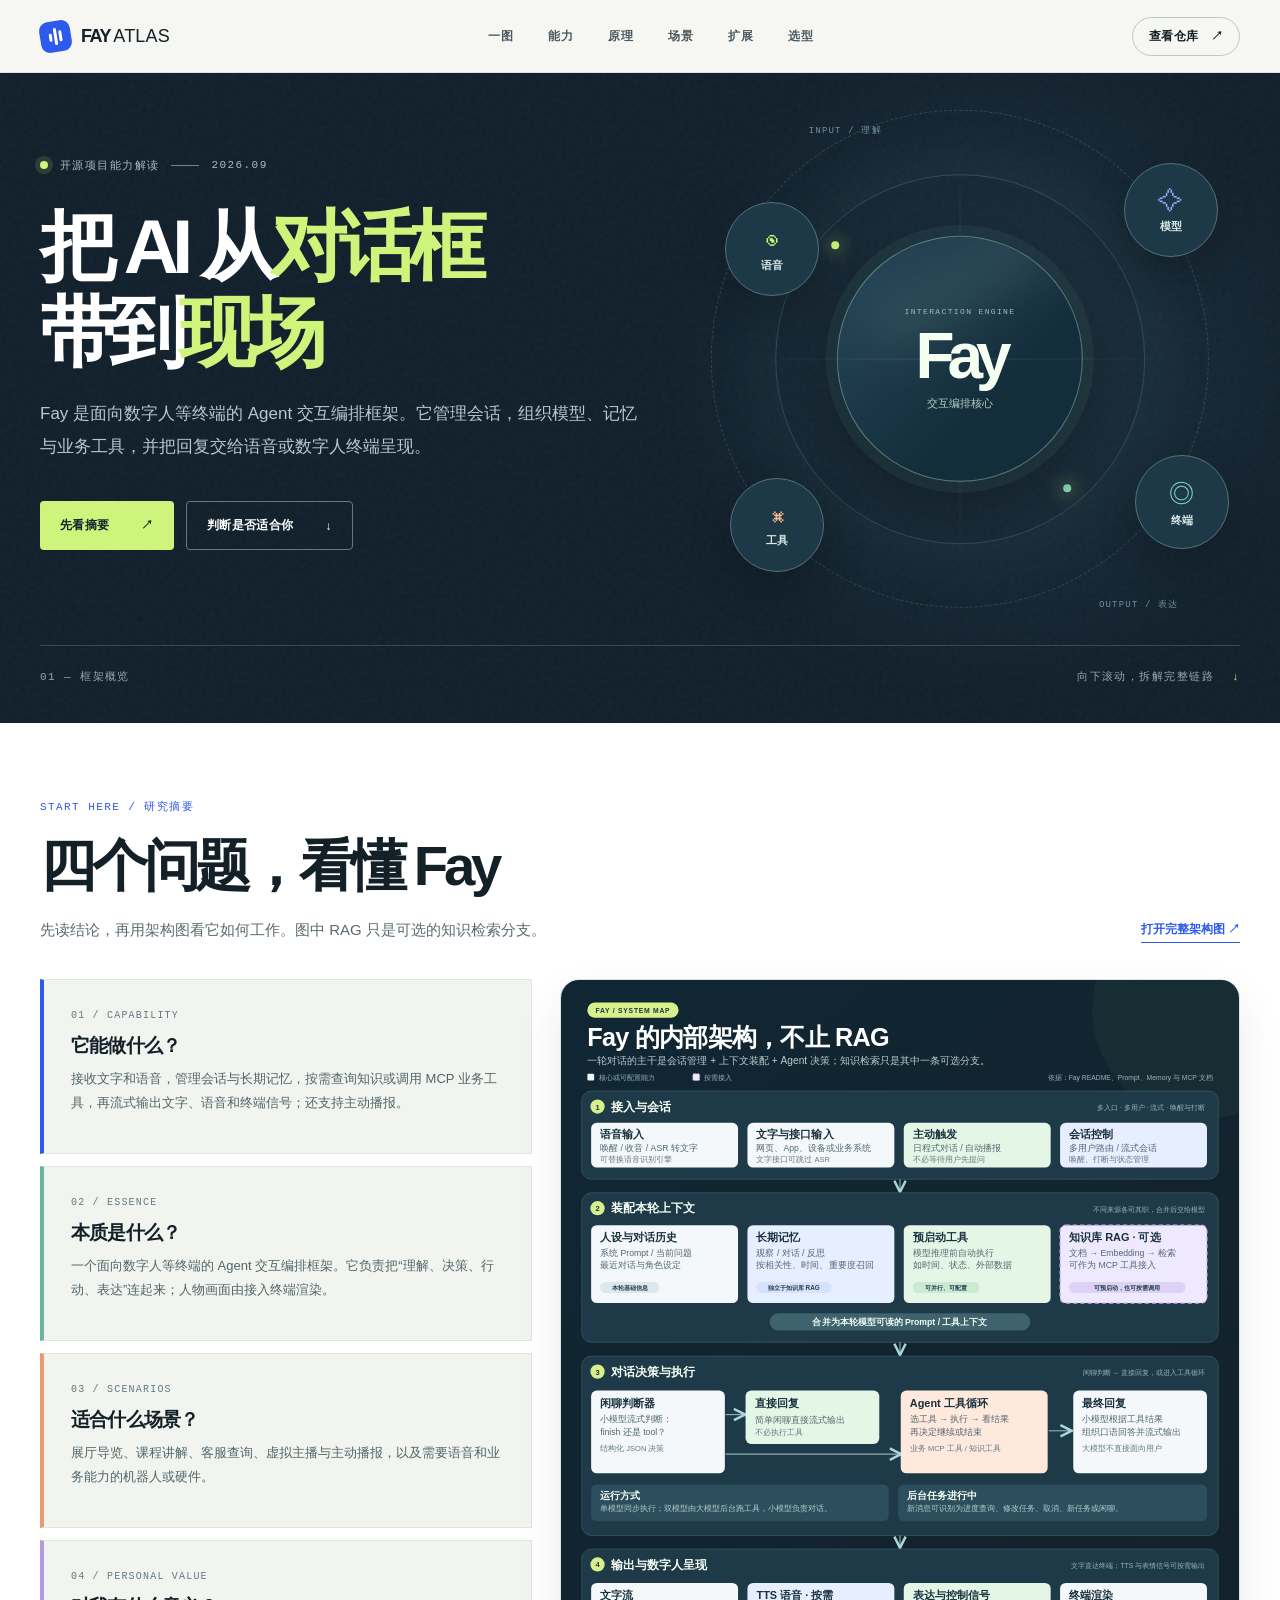
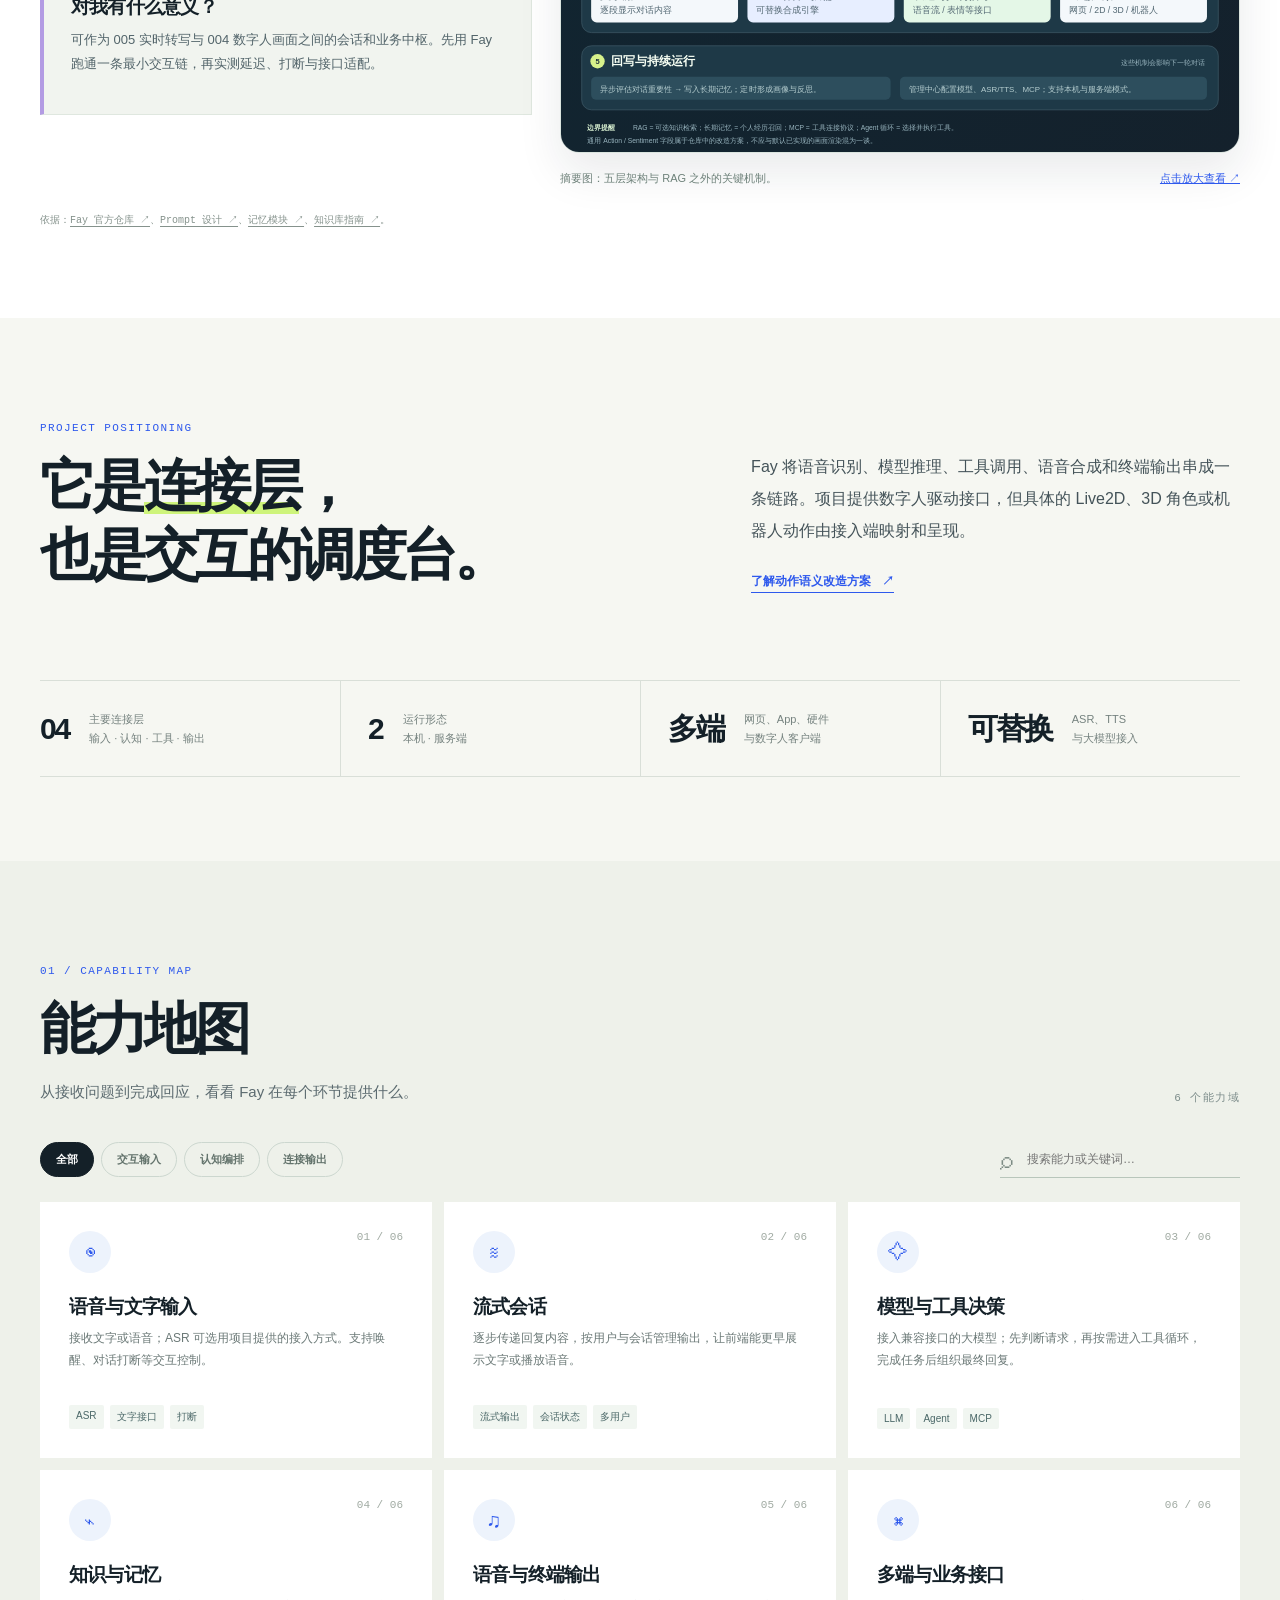
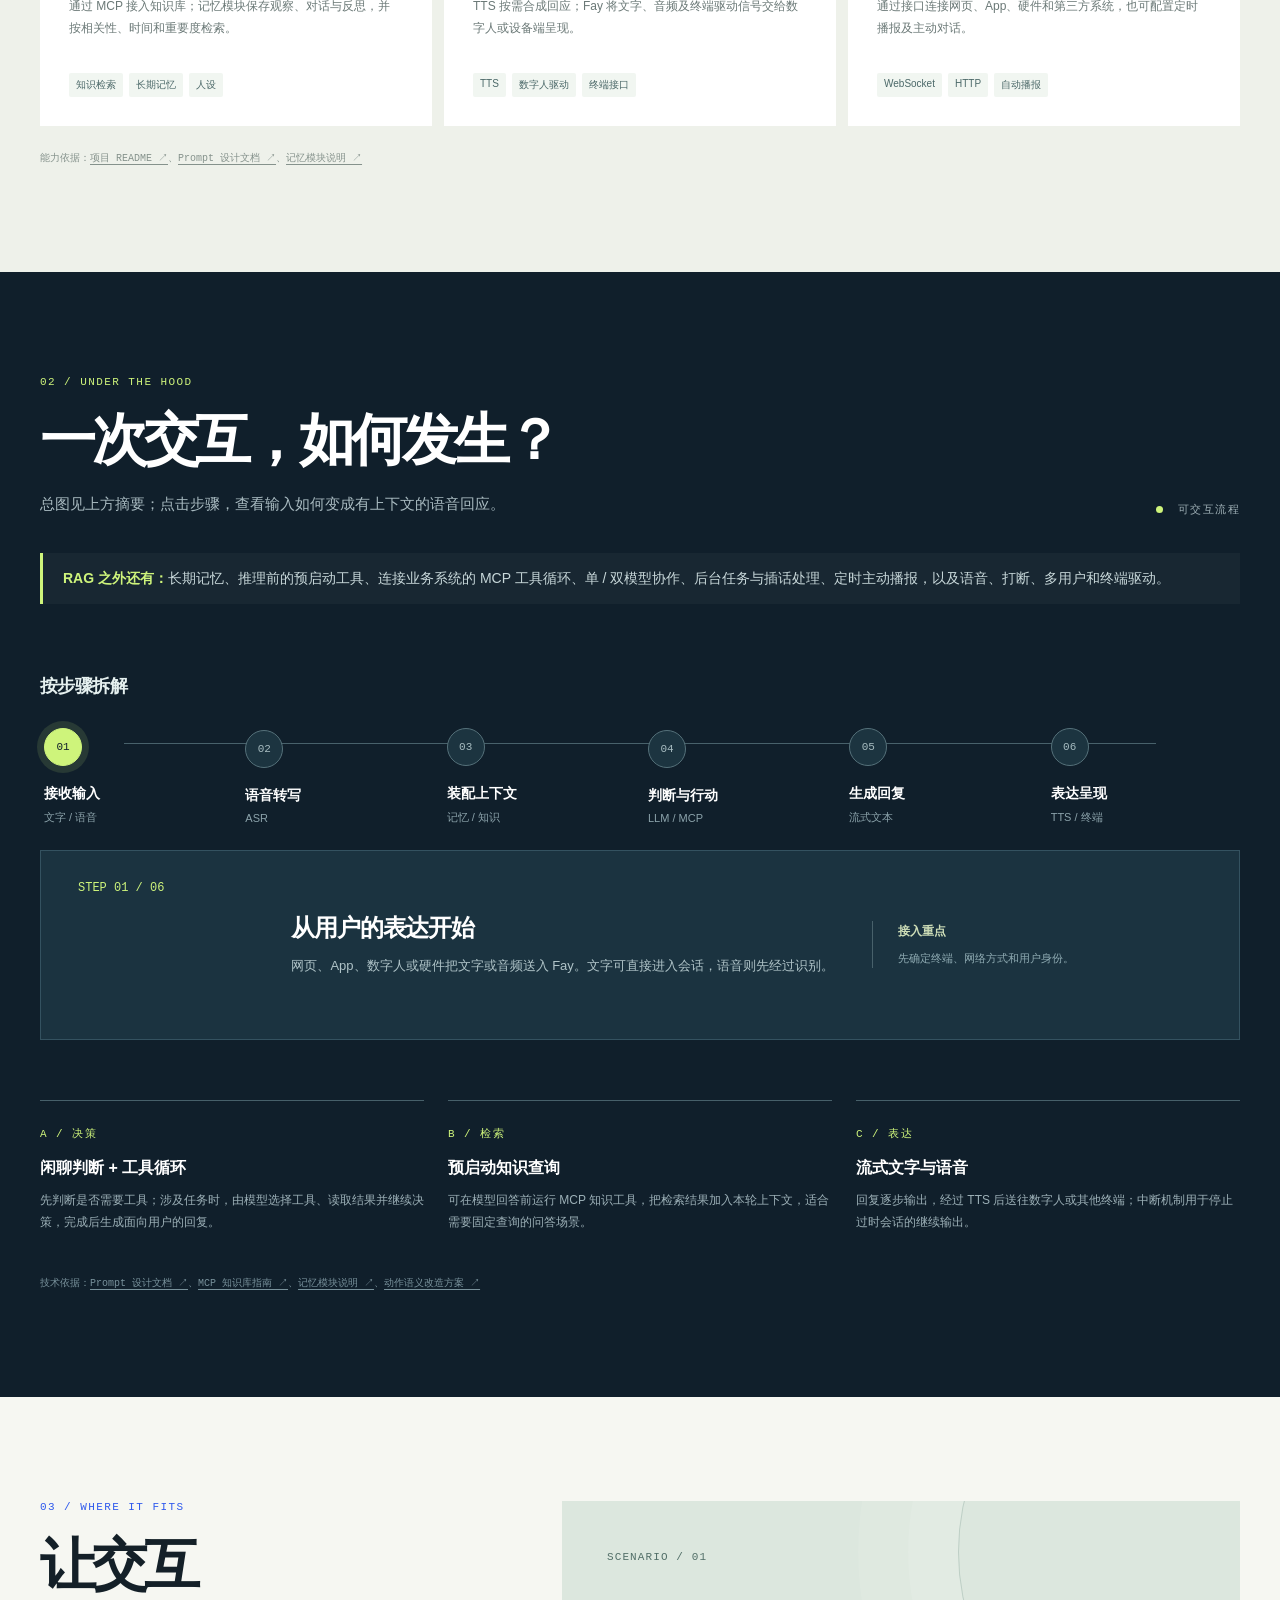
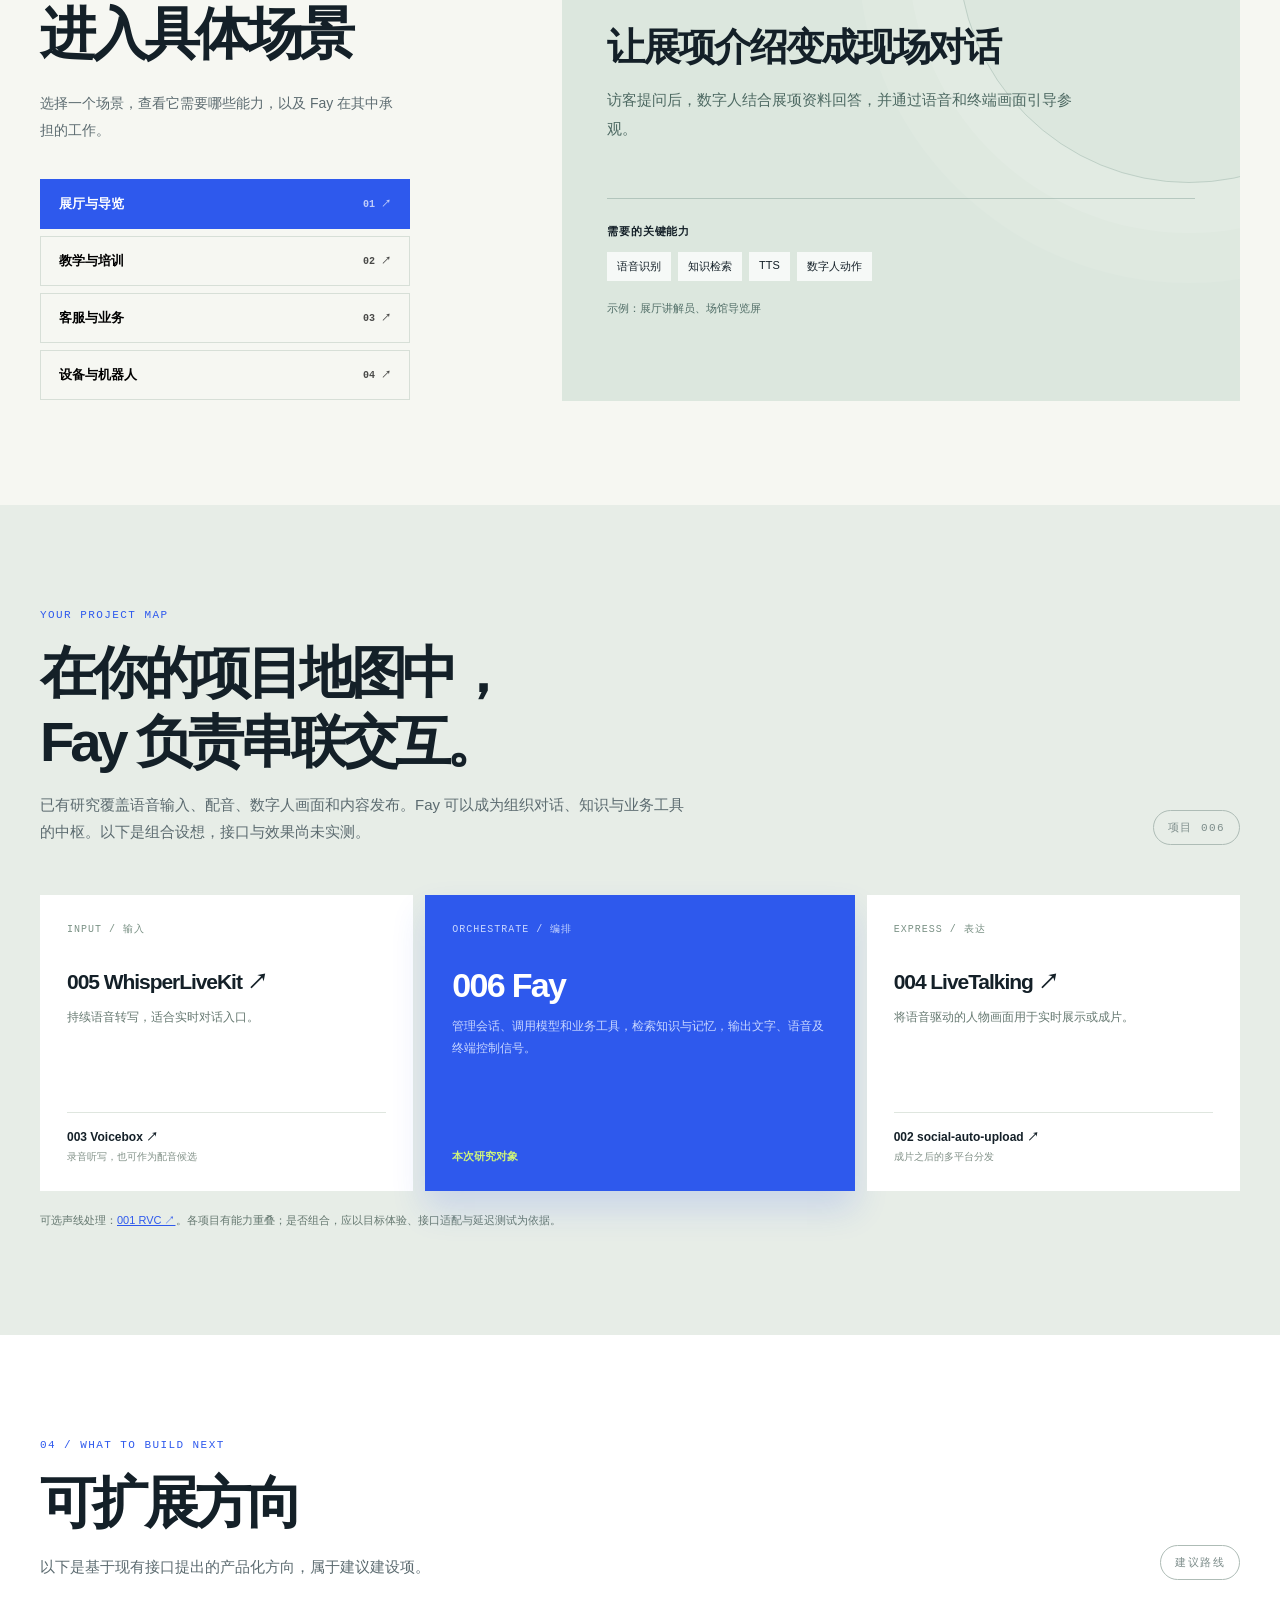
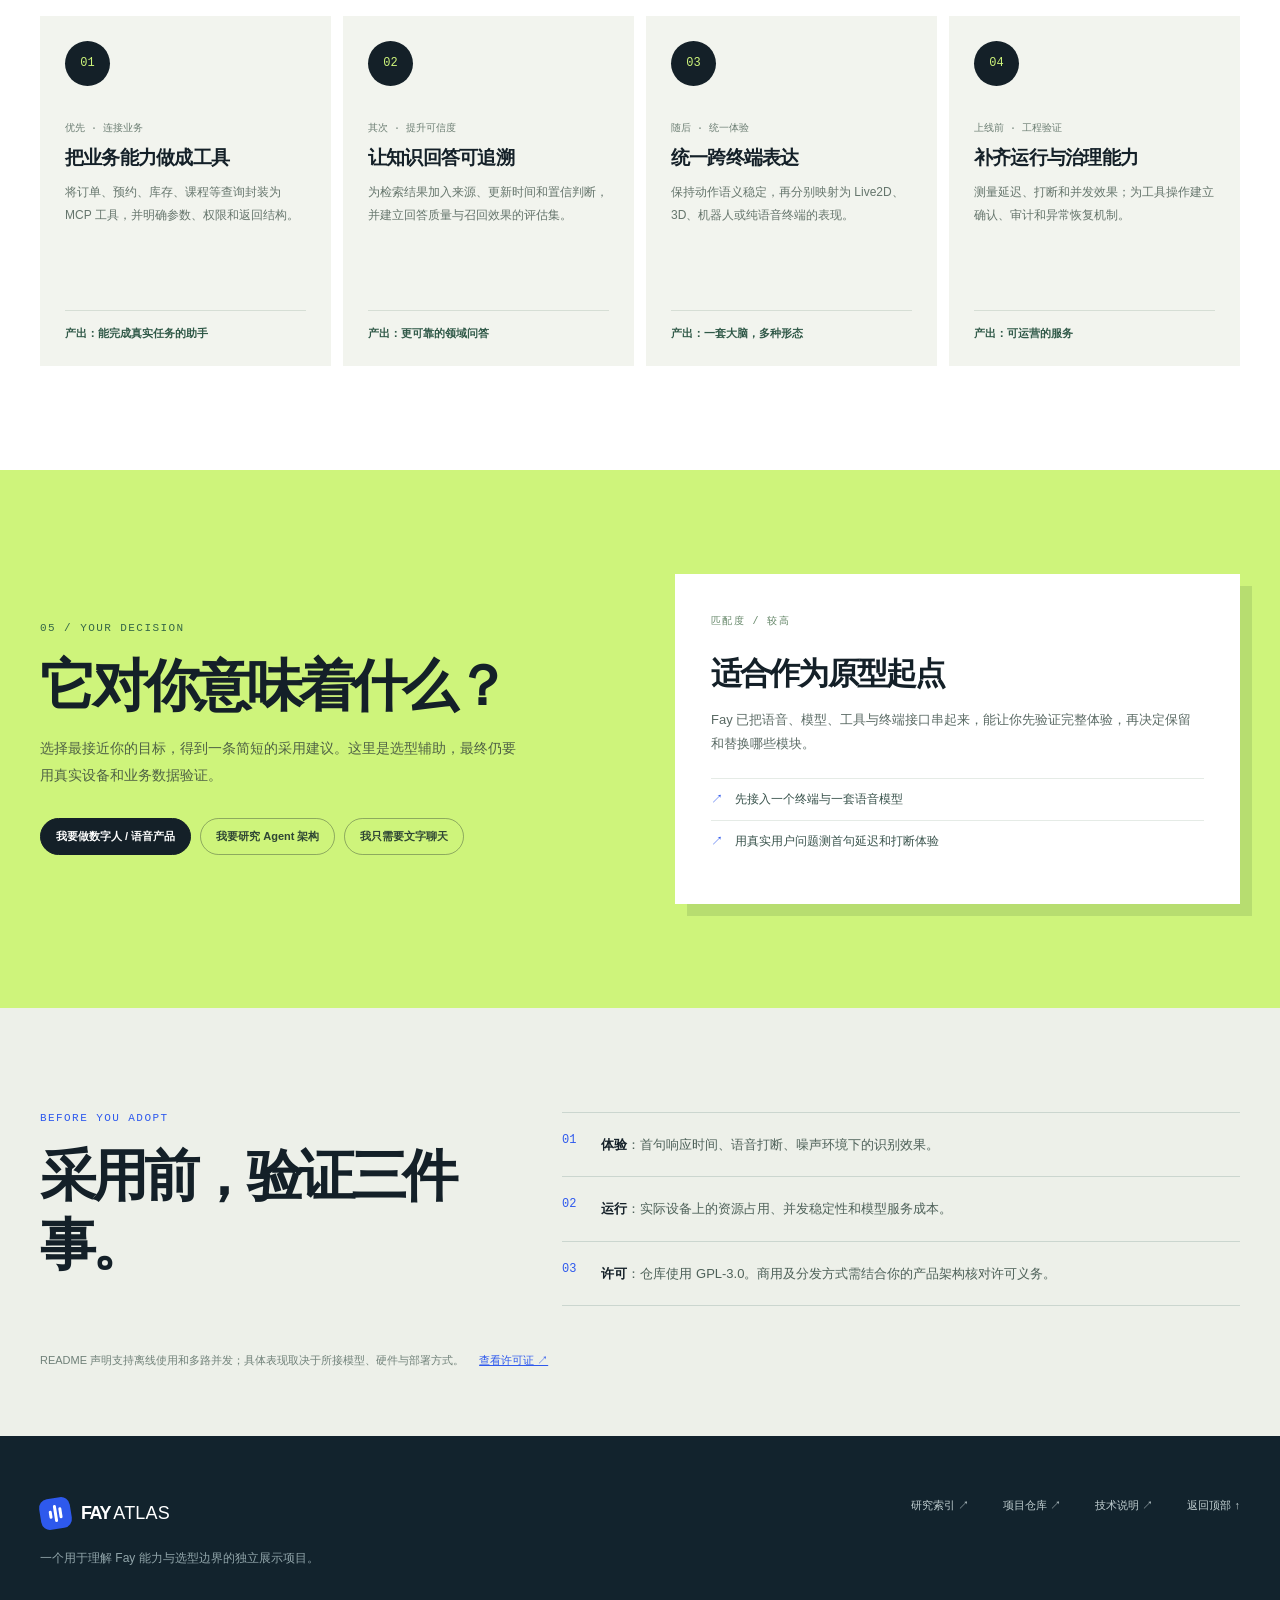
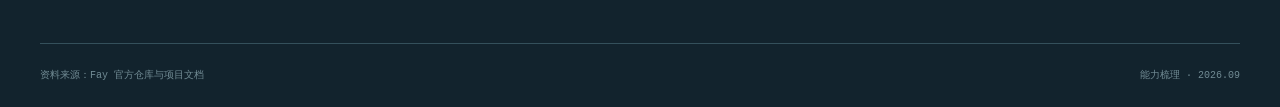
<file: docs/projects/006-fay/index.html>
<!doctype html>
<html lang="zh-CN">
  <head>
    <meta charset="UTF-8" />
    <meta name="viewport" content="width=device-width, initial-scale=1" />
    <meta name="color-scheme" content="light" />
    <meta name="description" content="一页看懂 Fay：它能做什么、本质是什么、适合哪些场景，以及对现有数字人与语音项目的意义。附完整内部架构图。" />
    <title>Fay 能力图谱 · 从对话到现场</title>
    <link rel="stylesheet" href="./styles.css" />
    <script src="./app.js" defer></script>
  </head>
  <body>
    <a class="skip-link" href="#main">跳转到正文</a>

    <header class="site-header">
      <div class="header-inner wrap">
        <a class="brand" href="#top" aria-label="Fay 能力图谱，返回顶部">
          <span class="brand-mark" aria-hidden="true"><span></span><span></span><span></span></span>
          <span>FAY <b>ATLAS</b></span>
        </a>
        <nav class="site-nav" aria-label="页面导航">
          <a href="#overview">一图</a><a href="#capabilities">能力</a>
          <a href="#architecture">原理</a>
          <a href="#scenarios">场景</a>
          <a href="#roadmap">扩展</a>
          <a href="#decision">选型</a>
        </nav>
        <a class="header-link" href="https://github.com/xszyou/Fay" target="_blank" rel="noopener noreferrer">查看仓库 <span aria-hidden="true">↗</span></a>
      </div>
    </header>

    <main id="main">
      <section class="hero" id="top" aria-labelledby="hero-title">
        <div class="hero-grain" aria-hidden="true"></div>
        <div class="wrap hero-layout">
          <div class="hero-copy">
            <div class="eyebrow"><span class="live-dot"></span> 开源项目能力解读 <span class="eyebrow-line"></span> 2026.09</div>
            <h1 id="hero-title">把 AI 从<span>对话框</span><br />带到<span>现场</span></h1>
            <p class="hero-lead">Fay 是面向数字人等终端的 Agent 交互编排框架。它管理会话，组织模型、记忆与业务工具，并把回复交给语音或数字人终端呈现。</p>
            <div class="hero-actions">
              <a class="button button-primary" href="#overview">先看摘要 <span aria-hidden="true">↗</span></a>
              <a class="button button-ghost" href="#decision">判断是否适合你 <span aria-hidden="true">↓</span></a>
            </div>
          </div>
          <div class="hero-visual" aria-label="语音、模型、工具和终端围绕 Fay 协同的示意图" role="img">
            <div class="orbit orbit-outer"></div>
            <div class="orbit orbit-inner"></div>
            <div class="core-disc"><div class="core-shine"></div><small>INTERACTION ENGINE</small><strong>Fay</strong><span>交互编排核心</span></div>
            <div class="orbit-node node-voice"><i>◉</i><span>语音</span></div>
            <div class="orbit-node node-model"><i>✧</i><span>模型</span></div>
            <div class="orbit-node node-tool"><i>⌘</i><span>工具</span></div>
            <div class="orbit-node node-avatar"><i>◎</i><span>终端</span></div>
            <div class="orbit-label orbit-label-left">INPUT / 理解</div>
            <div class="orbit-label orbit-label-right">OUTPUT / 表达</div>
          </div>
        </div>
        <div class="wrap hero-footer"><span>01 — 框架概览</span><span>向下滚动，拆解完整链路 <span aria-hidden="true">↓</span></span></div>
      </section>

      <section class="section overview-section" id="overview" aria-labelledby="overview-title">
        <div class="wrap">
          <div class="section-heading"><div><p class="section-kicker">START HERE / 研究摘要</p><h2 id="overview-title">四个问题，看懂 Fay</h2><p class="section-desc">先读结论，再用架构图看它如何工作。图中 RAG 只是可选的知识检索分支。</p></div><a class="text-link" href="./assets/fay-internal-architecture.svg" target="_blank" rel="noopener noreferrer">打开完整架构图 ↗</a></div>
          <div class="summary-layout">
            <div class="summary-list">
              <article class="summary-card"><span>01 / CAPABILITY</span><h3>它能做什么？</h3><p>接收文字和语音，管理会话与长期记忆，按需查询知识或调用 MCP 业务工具，再流式输出文字、语音和终端信号；还支持主动播报。</p></article>
              <article class="summary-card"><span>02 / ESSENCE</span><h3>本质是什么？</h3><p>一个面向数字人等终端的 Agent 交互编排框架。它负责把“理解、决策、行动、表达”连起来；人物画面由接入终端渲染。</p></article>
              <article class="summary-card"><span>03 / SCENARIOS</span><h3>适合什么场景？</h3><p>展厅导览、课程讲解、客服查询、虚拟主播与主动播报，以及需要语音和业务能力的机器人或硬件。</p></article>
              <article class="summary-card"><span>04 / PERSONAL VALUE</span><h3>对我有什么意义？</h3><p>可作为 005 实时转写与 004 数字人画面之间的会话和业务中枢。先用 Fay 跑通一条最小交互链，再实测延迟、打断与接口适配。</p></article>
            </div>
            <figure class="overview-figure"><a href="./assets/fay-internal-architecture.svg" target="_blank" rel="noopener noreferrer" aria-label="打开 Fay 完整内部架构图"><img src="./assets/fay-internal-architecture.svg" width="1800" height="2050" alt="Fay 内部架构总览：接入与会话、上下文装配、长期记忆、预启动工具、可选知识库 RAG、Agent 工具循环、终端输出及记忆回写。" /></a><figcaption>摘要图：五层架构与 RAG 之外的关键机制。<a href="./assets/fay-internal-architecture.svg" target="_blank" rel="noopener noreferrer">点击放大查看 ↗</a></figcaption></figure>
          </div>
          <p class="source-line">依据：<a href="https://github.com/xszyou/Fay" target="_blank" rel="noopener noreferrer">Fay 官方仓库 ↗</a>、<a href="https://github.com/xszyou/Fay/blob/main/docs/Prompt%E8%AE%BE%E8%AE%A1%E6%96%87%E6%A1%A3.md" target="_blank" rel="noopener noreferrer">Prompt 设计 ↗</a>、<a href="https://github.com/xszyou/Fay/blob/main/docs/memory_module.md" target="_blank" rel="noopener noreferrer">记忆模块 ↗</a>、<a href="https://github.com/xszyou/Fay/blob/main/docs/Fay%E6%95%B0%E5%AD%97%E4%BA%BAMCP%E7%9F%A5%E8%AF%86%E5%BA%93%E9%85%8D%E7%BD%AE%E6%8C%87%E5%8D%97.md" target="_blank" rel="noopener noreferrer">知识库指南 ↗</a>。</p>
        </div>
      </section>
      <section class="section intro-section" aria-labelledby="intro-title">
        <div class="wrap intro-grid">
          <div><p class="section-kicker">PROJECT POSITIONING</p><h2 id="intro-title">它是<span class="underline">连接层</span>，<br />也是交互的调度台。</h2></div>
          <div class="intro-right"><p>Fay 将语音识别、模型推理、工具调用、语音合成和终端输出串成一条链路。项目提供数字人驱动接口，但具体的 Live2D、3D 角色或机器人动作由接入端映射和呈现。</p><a class="text-link" href="https://github.com/xszyou/Fay/blob/main/docs/Fay%E4%BE%A7%E6%A0%87%E5%87%86%E5%8A%A8%E4%BD%9C%E6%94%B9%E9%80%A0%E8%AF%B4%E6%98%8E.md" target="_blank" rel="noopener noreferrer">了解动作语义改造方案 <span aria-hidden="true">↗</span></a></div>
        </div>
        <div class="wrap stats-row" aria-label="项目能力概览">
          <div><strong>04</strong><span>主要连接层<br />输入 · 认知 · 工具 · 输出</span></div>
          <div><strong>2</strong><span>运行形态<br />本机 · 服务端</span></div>
          <div><strong>多端</strong><span>网页、App、硬件<br />与数字人客户端</span></div>
          <div><strong>可替换</strong><span>ASR、TTS<br />与大模型接入</span></div>
        </div>
      </section>

      <section class="section capability-section" id="capabilities" aria-labelledby="capability-title">
        <div class="wrap">
          <div class="section-heading"><div><p class="section-kicker">01 / CAPABILITY MAP</p><h2 id="capability-title">能力地图</h2><p class="section-desc">从接收问题到完成回应，看看 Fay 在每个环节提供什么。</p></div><span class="section-count">6 个能力域</span></div>
          <div class="filter-bar" aria-label="筛选能力">
            <div class="filter-buttons" id="capability-filters" role="group" aria-label="能力分类"></div>
            <label class="search-field"><span class="search-icon" aria-hidden="true">⌕</span><span class="sr-only">搜索能力</span><input id="capability-search" type="search" placeholder="搜索能力或关键词…" autocomplete="off" /></label>
          </div>
          <div class="capability-grid" id="capability-grid" aria-live="polite"></div>
          <p class="empty-state" id="capability-empty" hidden>没有匹配的能力。试试其他关键词。</p>
          <p class="source-line">能力依据：<a href="https://github.com/xszyou/Fay" target="_blank" rel="noopener noreferrer">项目 README ↗</a>、<a href="https://github.com/xszyou/Fay/blob/main/docs/Prompt%E8%AE%BE%E8%AE%A1%E6%96%87%E6%A1%A3.md" target="_blank" rel="noopener noreferrer">Prompt 设计文档 ↗</a>、<a href="https://github.com/xszyou/Fay/blob/main/docs/memory_module.md" target="_blank" rel="noopener noreferrer">记忆模块说明 ↗</a></p>
        </div>
      </section>

      <section class="section architecture-section" id="architecture" aria-labelledby="architecture-title">
        <div class="wrap">
          <div class="section-heading light-heading"><div><p class="section-kicker">02 / UNDER THE HOOD</p><h2 id="architecture-title">一次交互，如何发生？</h2><p class="section-desc">总图见上方摘要；点击步骤，查看输入如何变成有上下文的语音回应。</p></div><div class="architecture-key"><span class="key-dot"></span> 可交互流程</div></div>
          <p class="architecture-summary"><strong>RAG 之外还有：</strong>长期记忆、推理前的预启动工具、连接业务系统的 MCP 工具循环、单 / 双模型协作、后台任务与插话处理、定时主动播报，以及语音、打断、多用户和终端驱动。</p>
          <h3 class="flow-heading">按步骤拆解</h3>
          <div class="flow" id="flow" role="group" aria-label="交互流程步骤"></div>
          <div class="flow-detail" id="flow-detail" aria-live="polite"></div>
          <div class="architecture-bottom">
            <article><span class="small-number">A / 决策</span><h3>闲聊判断 + 工具循环</h3><p>先判断是否需要工具；涉及任务时，由模型选择工具、读取结果并继续决策，完成后生成面向用户的回复。</p></article>
            <article><span class="small-number">B / 检索</span><h3>预启动知识查询</h3><p>可在模型回答前运行 MCP 知识工具，把检索结果加入本轮上下文，适合需要固定查询的问答场景。</p></article>
            <article><span class="small-number">C / 表达</span><h3>流式文字与语音</h3><p>回复逐步输出，经过 TTS 后送往数字人或其他终端；中断机制用于停止过时会话的继续输出。</p></article>
          </div>
          <p class="source-line dark-source">技术依据：<a href="https://github.com/xszyou/Fay/blob/main/docs/Prompt%E8%AE%BE%E8%AE%A1%E6%96%87%E6%A1%A3.md" target="_blank" rel="noopener noreferrer">Prompt 设计文档 ↗</a>、<a href="https://github.com/xszyou/Fay/blob/main/docs/Fay%E6%95%B0%E5%AD%97%E4%BA%BAMCP%E7%9F%A5%E8%AF%86%E5%BA%93%E9%85%8D%E7%BD%AE%E6%8C%87%E5%8D%97.md" target="_blank" rel="noopener noreferrer">MCP 知识库指南 ↗</a>、<a href="https://github.com/xszyou/Fay/blob/main/docs/memory_module.md" target="_blank" rel="noopener noreferrer">记忆模块说明 ↗</a>、<a href="https://github.com/xszyou/Fay/blob/main/docs/Fay%E4%BE%A7%E6%A0%87%E5%87%86%E5%8A%A8%E4%BD%9C%E6%94%B9%E9%80%A0%E8%AF%B4%E6%98%8E.md" target="_blank" rel="noopener noreferrer">动作语义改造方案 ↗</a></p>
        </div>
      </section>

      <section class="section scenarios-section" id="scenarios" aria-labelledby="scenarios-title">
        <div class="wrap scenarios-layout">
          <div class="scenarios-heading"><p class="section-kicker">03 / WHERE IT FITS</p><h2 id="scenarios-title">让交互<br />进入具体场景</h2><p>选择一个场景，查看它需要哪些能力，以及 Fay 在其中承担的工作。</p><div class="scenario-tabs" id="scenario-tabs" role="tablist" aria-label="使用场景"></div></div>
          <div class="scenario-panel" id="scenario-panel" role="tabpanel" tabindex="0" aria-live="polite"></div>
        </div>
      </section>

      <section class="section ecosystem-section" id="ecosystem" aria-labelledby="ecosystem-title">
        <div class="wrap">
          <div class="section-heading"><div><p class="section-kicker">YOUR PROJECT MAP</p><h2 id="ecosystem-title">在你的项目地图中，<br />Fay 负责串联交互。</h2><p class="section-desc">已有研究覆盖语音输入、配音、数字人画面和内容发布。Fay 可以成为组织对话、知识与业务工具的中枢。以下是组合设想，接口与效果尚未实测。</p></div><span class="tag-outline">项目 006</span></div>
          <div class="ecosystem-grid">
            <div class="ecosystem-card"><span>INPUT / 输入</span><h3><a href="../005-whisperlivekit/index.html">005 WhisperLiveKit ↗</a></h3><p>持续语音转写，适合实时对话入口。</p><div class="ecosystem-mini"><a href="../003-voicebox/index.html">003 Voicebox ↗</a><small>录音听写，也可作为配音候选</small></div></div>
            <div class="ecosystem-card ecosystem-center"><span>ORCHESTRATE / 编排</span><h3>006 Fay</h3><p>管理会话、调用模型和业务工具，检索知识与记忆，输出文字、语音及终端控制信号。</p><b>本次研究对象</b></div>
            <div class="ecosystem-card"><span>EXPRESS / 表达</span><h3><a href="../004-livetalking/index.html">004 LiveTalking ↗</a></h3><p>将语音驱动的人物画面用于实时展示或成片。</p><div class="ecosystem-mini"><a href="../002-social-auto-upload/index.html">002 social-auto-upload ↗</a><small>成片之后的多平台分发</small></div></div>
          </div>
          <p class="ecosystem-foot">可选声线处理：<a href="../001-rvc-voice-conversion/index.html">001 RVC ↗</a>。各项目有能力重叠；是否组合，应以目标体验、接口适配与延迟测试为依据。</p>
        </div>
      </section>
      <section class="section roadmap-section" id="roadmap" aria-labelledby="roadmap-title">
        <div class="wrap">
          <div class="section-heading"><div><p class="section-kicker">04 / WHAT TO BUILD NEXT</p><h2 id="roadmap-title">可扩展方向</h2><p class="section-desc">以下是基于现有接口提出的产品化方向，属于建议建设项。</p></div><span class="tag-outline">建议路线</span></div>
          <div class="roadmap-grid">
            <article class="roadmap-card"><div class="roadmap-icon">01</div><span class="roadmap-stage">优先 · 连接业务</span><h3>把业务能力做成工具</h3><p>将订单、预约、库存、课程等查询封装为 MCP 工具，并明确参数、权限和返回结构。</p><div class="roadmap-foot">产出：能完成真实任务的助手</div></article>
            <article class="roadmap-card"><div class="roadmap-icon">02</div><span class="roadmap-stage">其次 · 提升可信度</span><h3>让知识回答可追溯</h3><p>为检索结果加入来源、更新时间和置信判断，并建立回答质量与召回效果的评估集。</p><div class="roadmap-foot">产出：更可靠的领域问答</div></article>
            <article class="roadmap-card"><div class="roadmap-icon">03</div><span class="roadmap-stage">随后 · 统一体验</span><h3>统一跨终端表达</h3><p>保持动作语义稳定，再分别映射为 Live2D、3D、机器人或纯语音终端的表现。</p><div class="roadmap-foot">产出：一套大脑，多种形态</div></article>
            <article class="roadmap-card"><div class="roadmap-icon">04</div><span class="roadmap-stage">上线前 · 工程验证</span><h3>补齐运行与治理能力</h3><p>测量延迟、打断和并发效果；为工具操作建立确认、审计和异常恢复机制。</p><div class="roadmap-foot">产出：可运营的服务</div></article>
          </div>
        </div>
      </section>

      <section class="section decision-section" id="decision" aria-labelledby="decision-title">
        <div class="wrap decision-layout">
          <div class="decision-copy"><p class="section-kicker">05 / YOUR DECISION</p><h2 id="decision-title">它对你意味着什么？</h2><p>选择最接近你的目标，得到一条简短的采用建议。这里是选型辅助，最终仍要用真实设备和业务数据验证。</p><div class="decision-options" id="decision-options" role="group" aria-label="选择你的目标"></div></div>
          <div class="decision-result" id="decision-result" aria-live="polite"></div>
        </div>
      </section>

      <section class="section reality-section" aria-labelledby="reality-title">
        <div class="wrap reality-layout"><div><p class="section-kicker">BEFORE YOU ADOPT</p><h2 id="reality-title">采用前，验证三件事。</h2></div><div class="reality-list"><div><span>01</span><p><strong>体验</strong>：首句响应时间、语音打断、噪声环境下的识别效果。</p></div><div><span>02</span><p><strong>运行</strong>：实际设备上的资源占用、并发稳定性和模型服务成本。</p></div><div><span>03</span><p><strong>许可</strong>：仓库使用 GPL‑3.0。商用及分发方式需结合你的产品架构核对许可义务。</p></div></div></div>
        <div class="wrap reality-note">README 声明支持离线使用和多路并发；具体表现取决于所接模型、硬件与部署方式。<a href="https://github.com/xszyou/Fay/blob/main/LICENSE" target="_blank" rel="noopener noreferrer">查看许可证 ↗</a></div>
      </section>
    </main>

    <footer class="site-footer"><div class="wrap footer-layout"><div><a class="brand footer-brand" href="#top"><span class="brand-mark" aria-hidden="true"><span></span><span></span><span></span></span><span>FAY <b>ATLAS</b></span></a><p>一个用于理解 Fay 能力与选型边界的独立展示项目。</p></div><div class="footer-links"><a href="../../index.html">研究索引 ↗</a><a href="https://github.com/xszyou/Fay" target="_blank" rel="noopener noreferrer">项目仓库 ↗</a><a href="https://github.com/xszyou/Fay/blob/main/docs/Prompt%E8%AE%BE%E8%AE%A1%E6%96%87%E6%A1%A3.md" target="_blank" rel="noopener noreferrer">技术说明 ↗</a><a href="#top">返回顶部 ↑</a></div></div><div class="wrap footer-bottom"><span>资料来源：Fay 官方仓库与项目文档</span><span>能力梳理 · 2026.09</span></div></footer>
  </body>
</html>
</file>
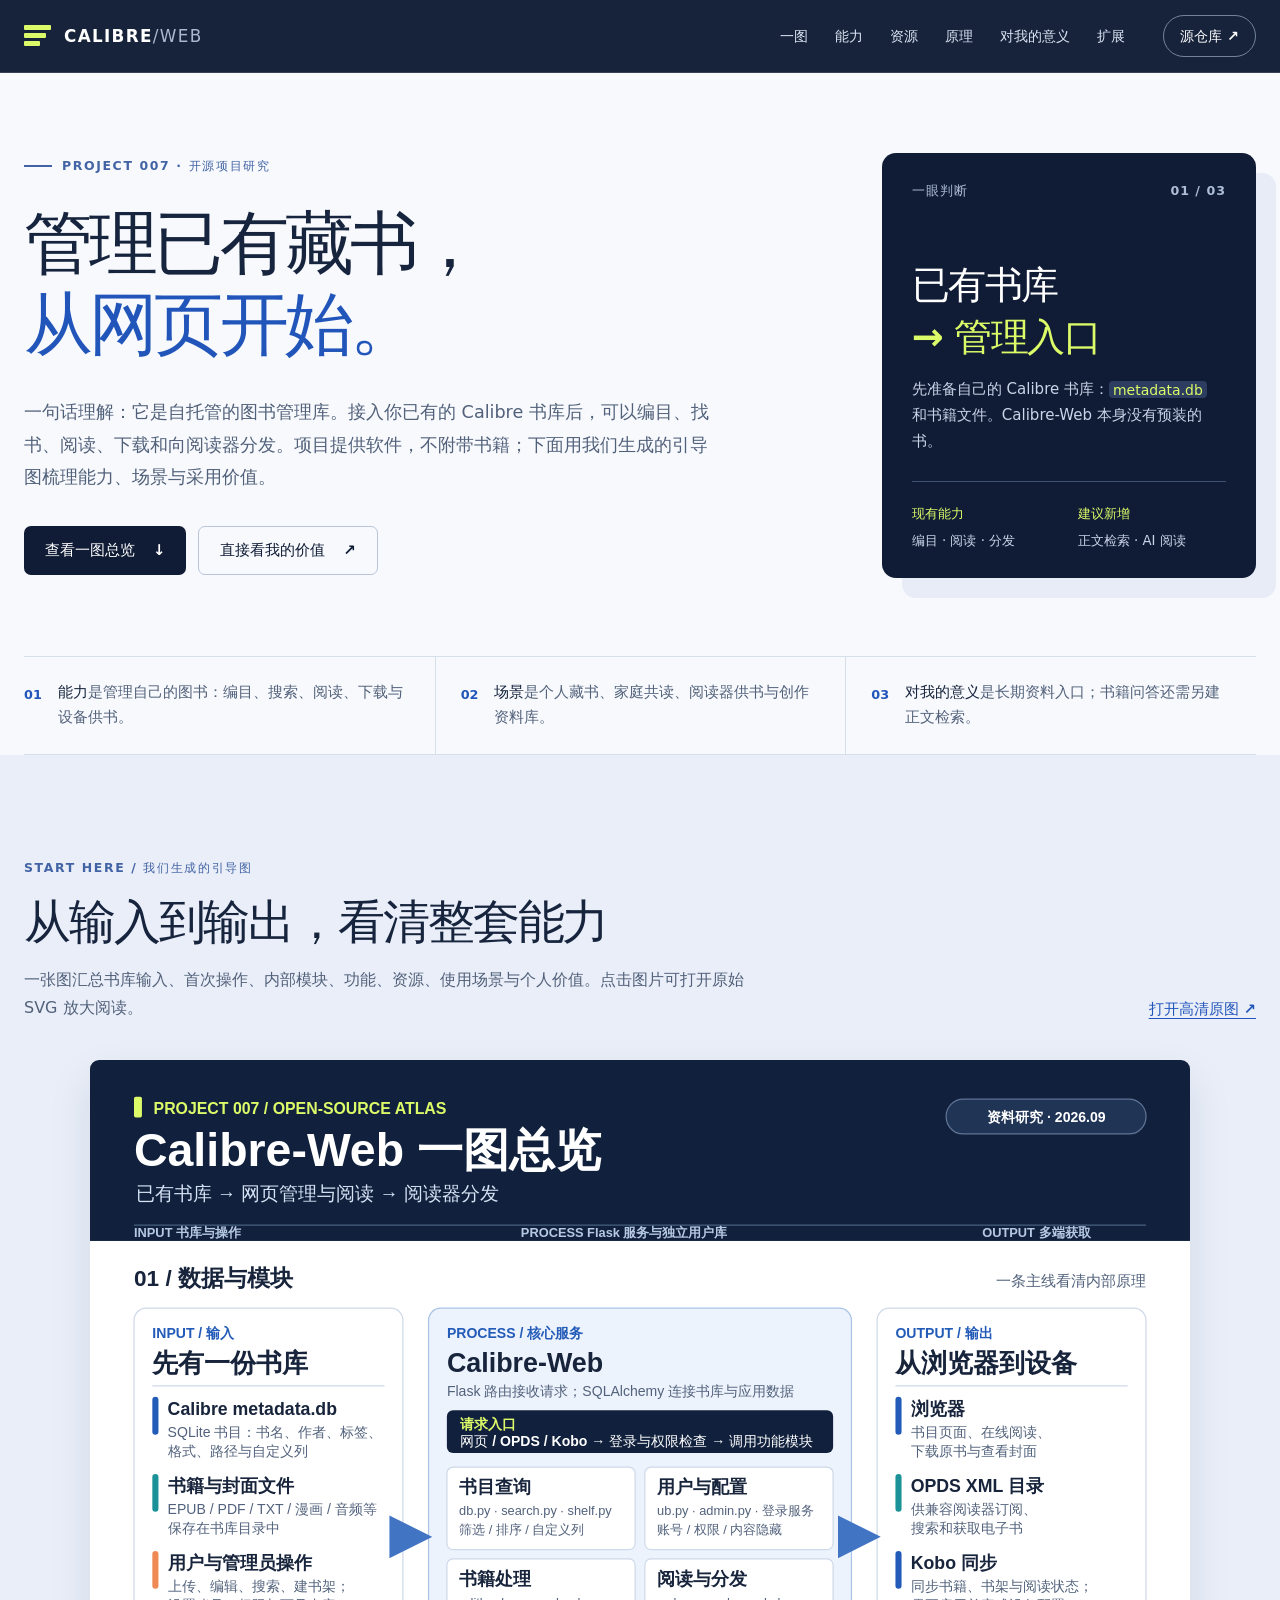
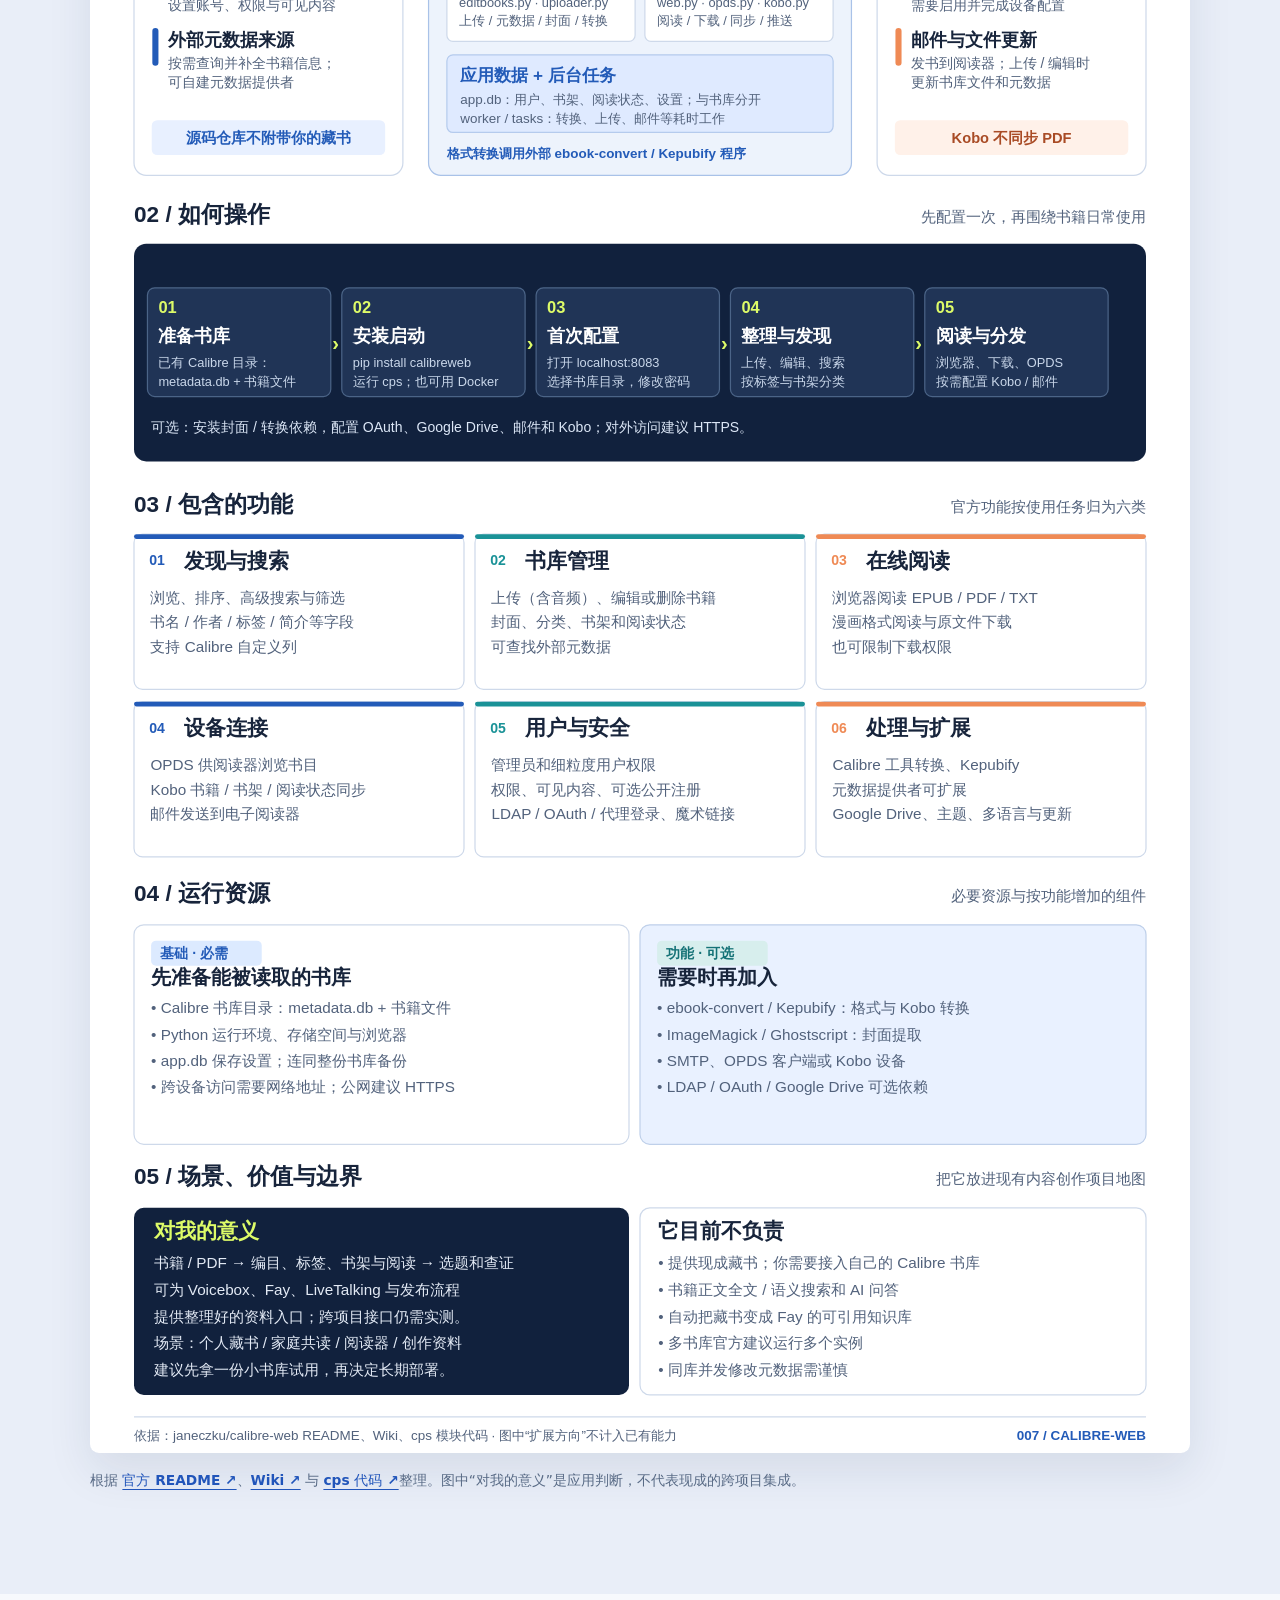
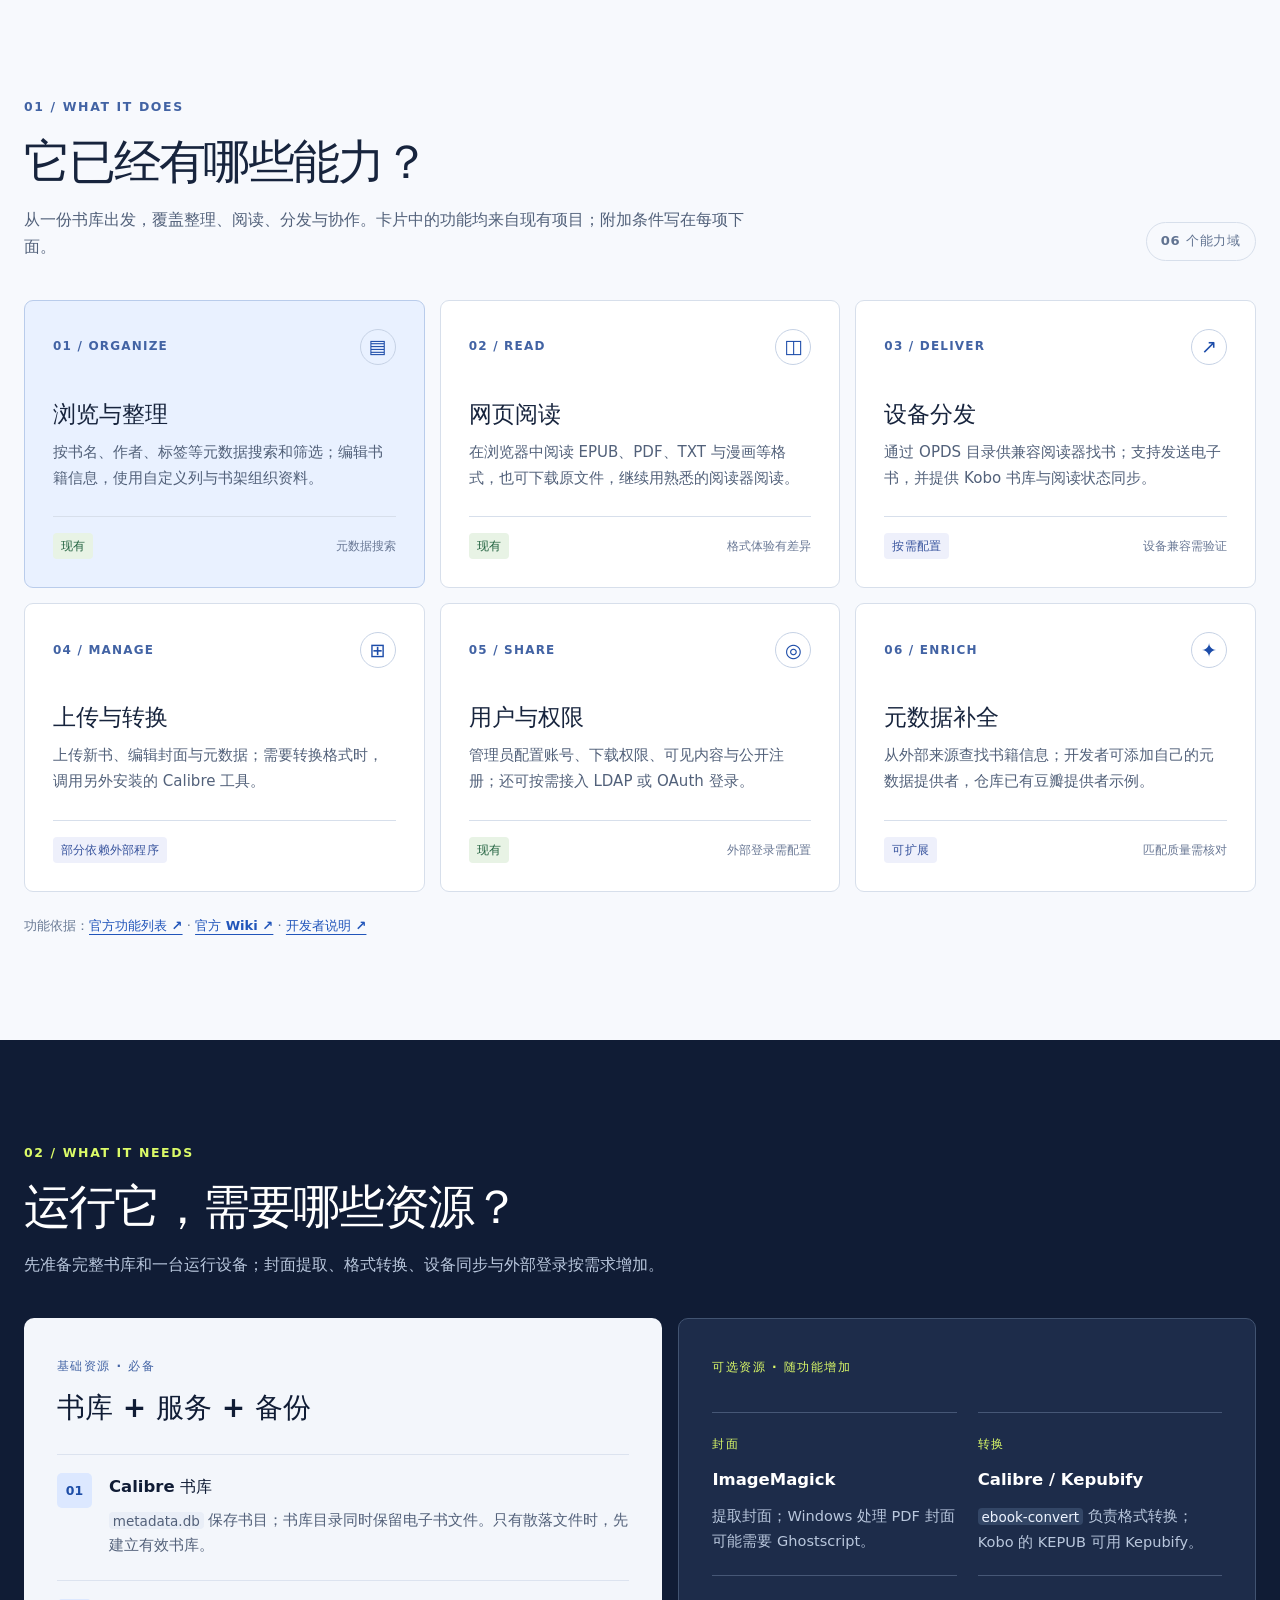
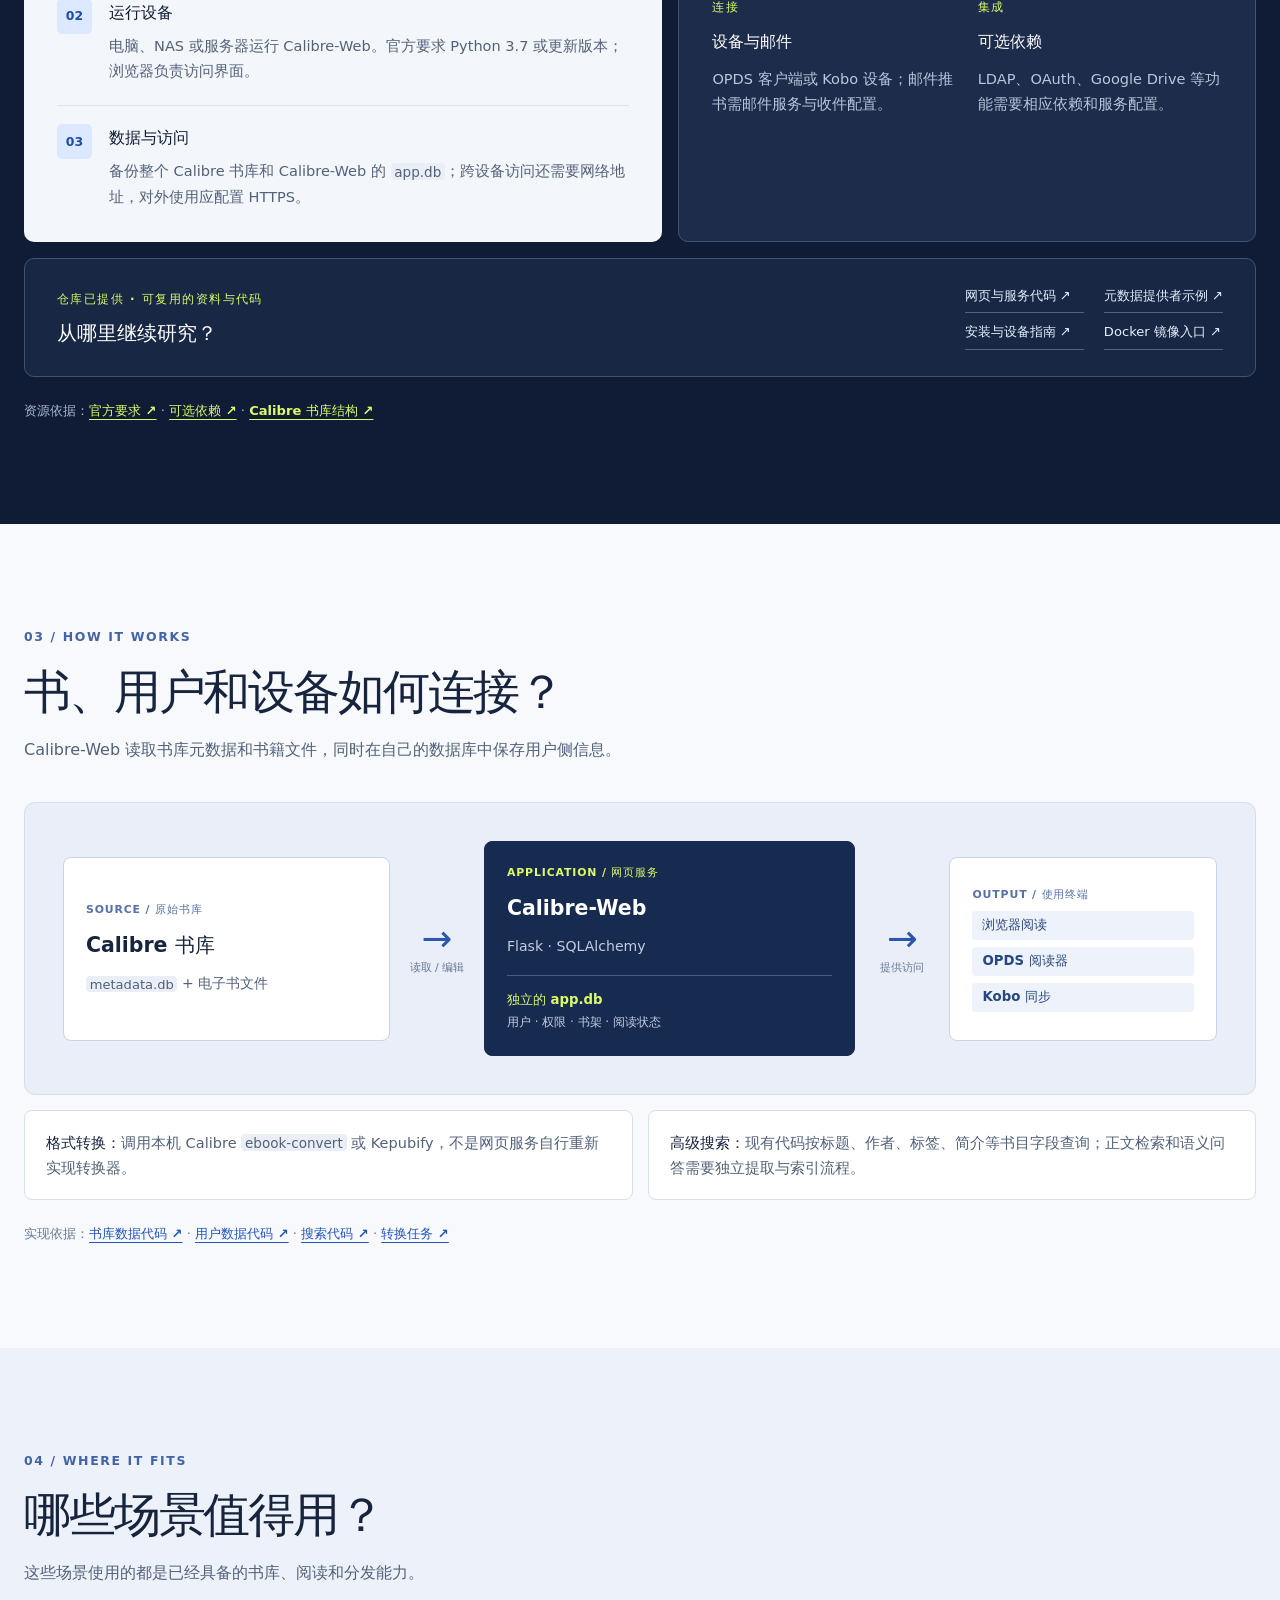
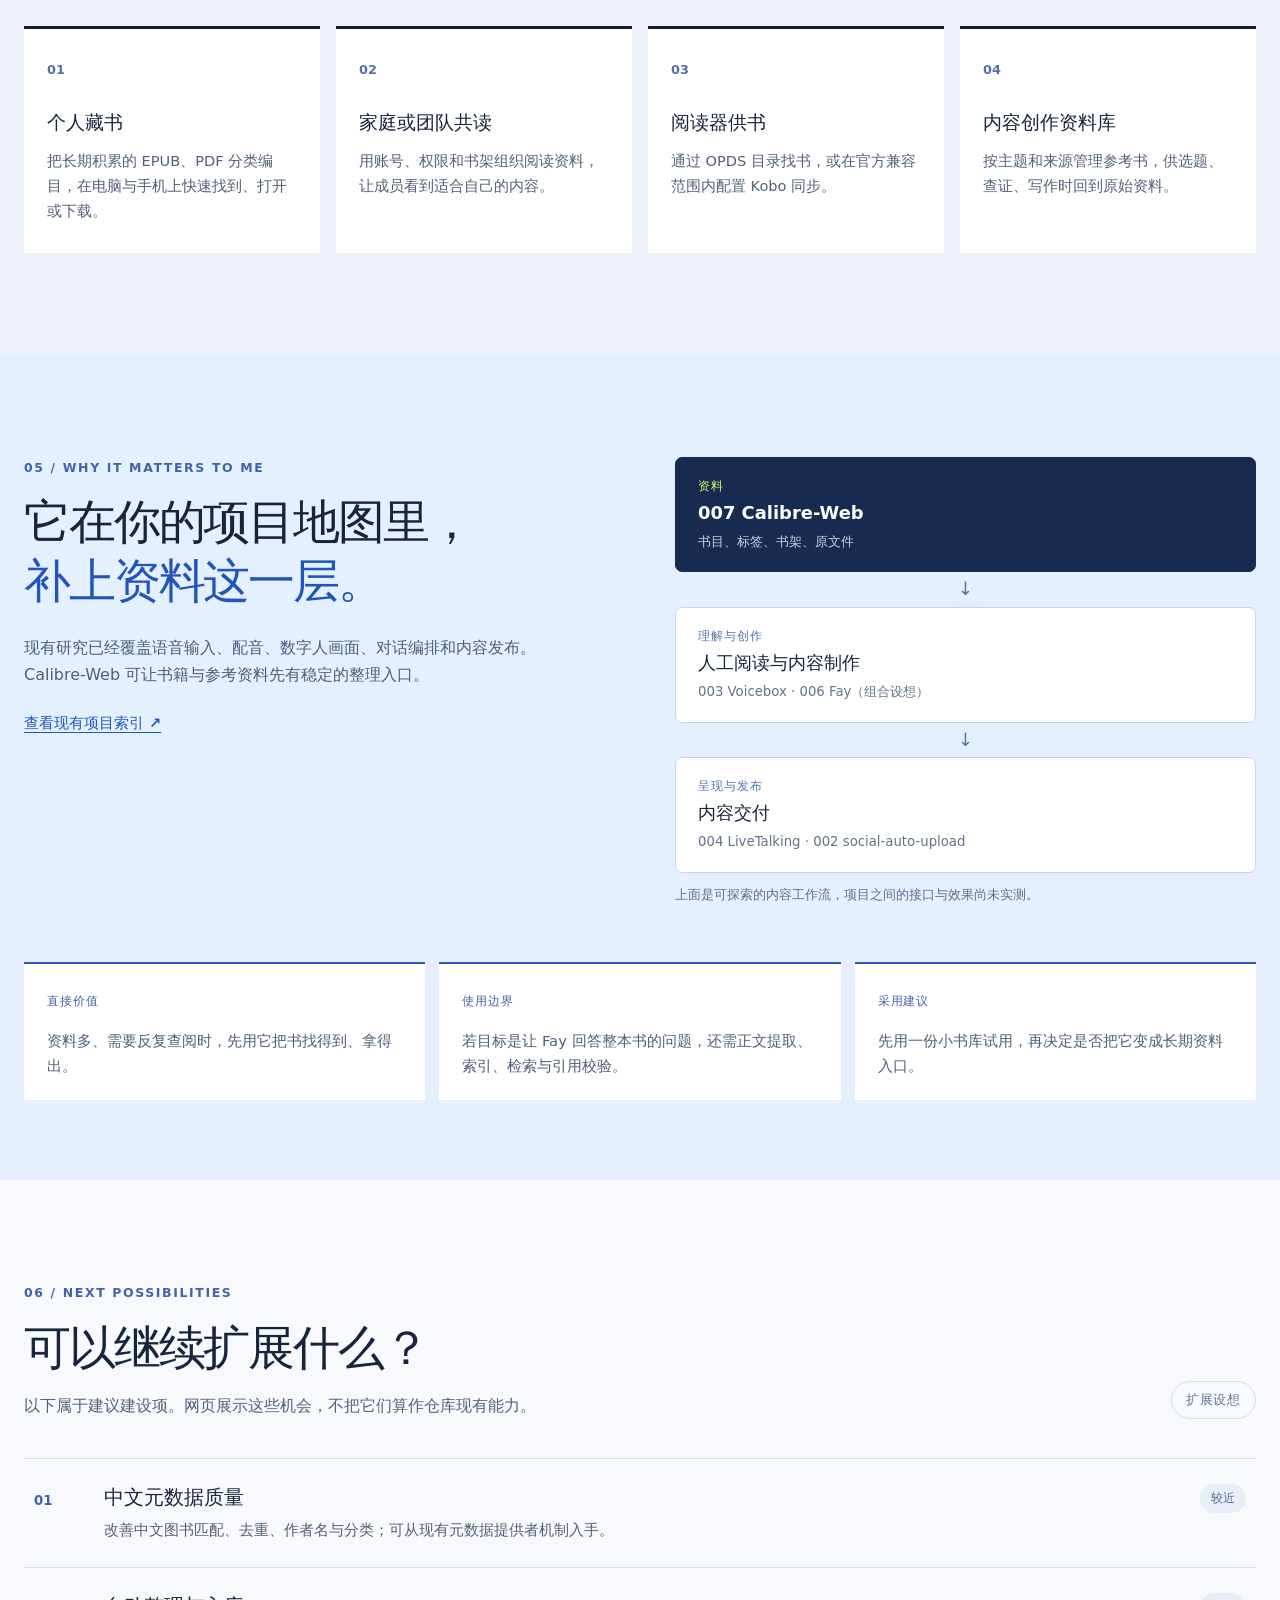
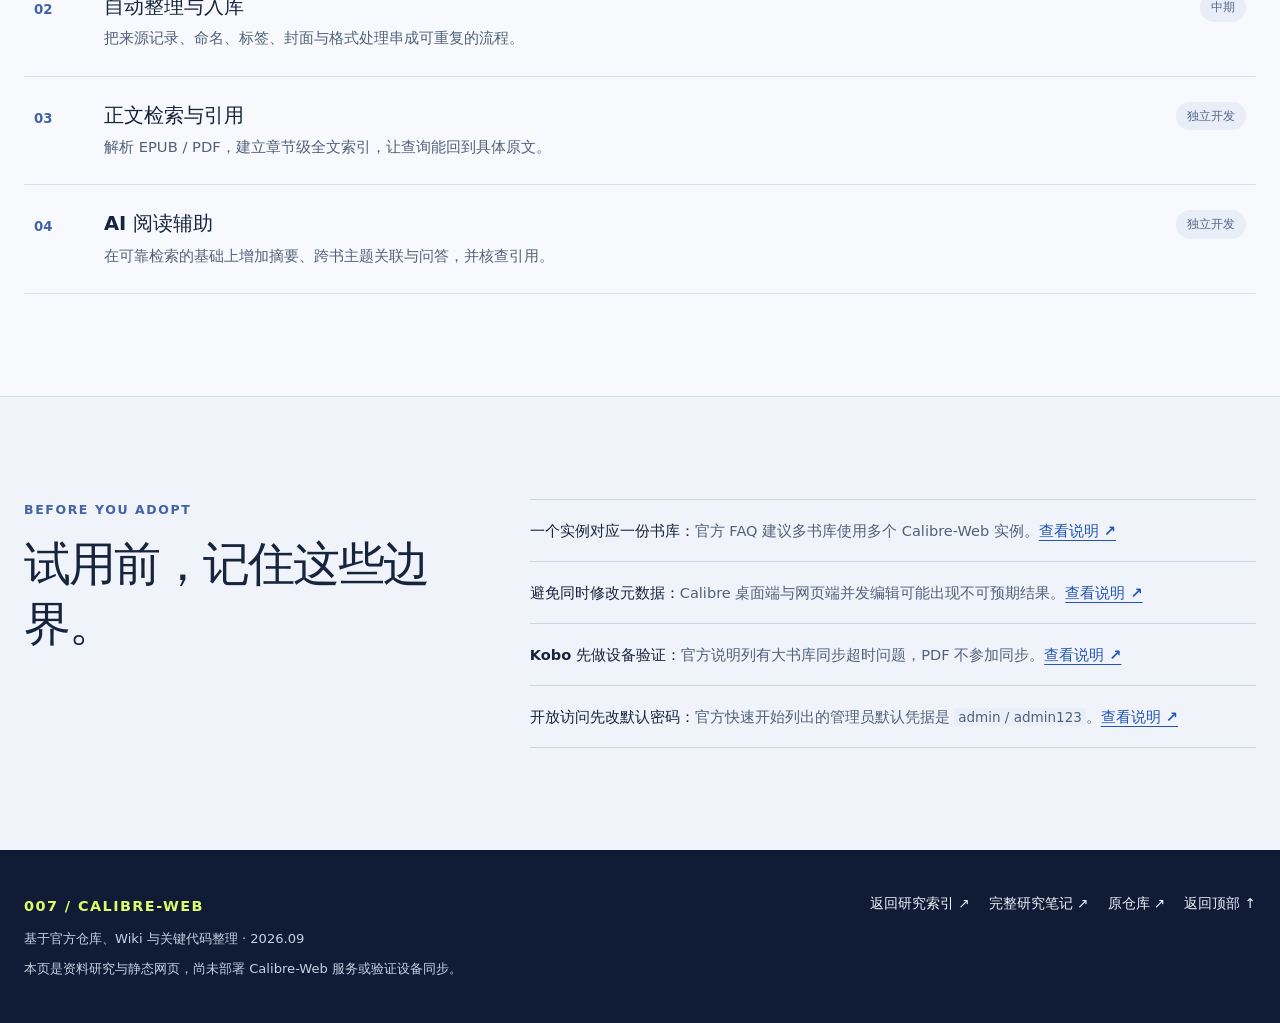
<file: docs/projects/007-calibre-web/index.html>
<!doctype html>
<html lang="zh-CN">
<head>
  <meta charset="utf-8">
  <meta name="viewport" content="width=device-width, initial-scale=1">
  <meta name="theme-color" content="#101c35">
  <meta name="description" content="Calibre-Web 是面向已有 Calibre 藏书的网页图书管理库。用一张图了解书库管理、阅读与分发、使用场景、运行资源及个人价值。">
  <title>Calibre-Web · 图书管理库能力地图</title>
  <link rel="icon" type="image/svg+xml" href="data:image/svg+xml,%3Csvg xmlns='http://www.w3.org/2000/svg' viewBox='0 0 64 64'%3E%3Crect width='64' height='64' rx='13' fill='%23101c35'/%3E%3Cpath d='M17 16h30v7H17zm0 12h30v7H17zm0 12h30v7H17z' fill='%23dcfb68'/%3E%3C/svg%3E">
  <link rel="stylesheet" href="./styles.css">
</head>
<body>
  <a class="skip-link" href="#main">跳转到正文</a>
  <header class="site-header">
    <div class="shell header-row">
      <a class="brand" href="#top" aria-label="Calibre-Web 能力与资源地图，返回顶部"><span class="brand-mark" aria-hidden="true"><i></i><i></i><i></i></span><span>CALIBRE<span class="brand-light">/WEB</span></span></a>
      <nav aria-label="页面导航" class="main-nav">
        <a href="#overview">一图</a><a href="#capabilities">能力</a><a href="#resources">资源</a><a href="#mechanism">原理</a><a href="#meaning">对我的意义</a><a href="#directions">扩展</a>
      </nav>
      <a class="header-source" href="https://github.com/janeczku/calibre-web" target="_blank" rel="noopener noreferrer">源仓库 <span aria-hidden="true">↗</span></a>
    </div>
  </header>

  <main id="main">
    <section class="intro shell" id="top" aria-labelledby="page-title">
      <div class="intro-copy">
        <p class="eyebrow"><span class="eyebrow-rule"></span> PROJECT 007 · 开源项目研究</p>
        <h1 id="page-title">管理已有藏书，<br><em>从网页开始。</em></h1>
        <p class="lead"><strong>一句话理解：它是自托管的图书管理库。</strong>接入你已有的 Calibre 书库后，可以编目、找书、阅读、下载和向阅读器分发。项目提供软件，不附带书籍；下面用我们生成的引导图梳理能力、场景与采用价值。</p>
        <div class="intro-links"><a class="button button-primary" href="#overview">查看一图总览 <span aria-hidden="true">↓</span></a><a class="button button-outline" href="#meaning">直接看我的价值 <span aria-hidden="true">↗</span></a></div>
      </div>
      <div class="intro-aside" aria-label="项目定位摘要">
        <div class="aside-top"><span>一眼判断</span><span>01 / 03</span></div>
        <div class="aside-statement">已有书库<br><strong>→ 管理入口</strong></div>
        <p>先准备自己的 Calibre 书库：<code>metadata.db</code> 和书籍文件。Calibre-Web 本身没有预装的书。</p>
        <div class="aside-facts"><div><b>现有能力</b><span>编目 · 阅读 · 分发</span></div><div><b>建议新增</b><span>正文检索 · AI 阅读</span></div></div>
      </div>
    </section>

    <section class="snapshot shell" aria-label="三个关键结论">
      <div class="snapshot-item"><span class="snapshot-number">01</span><p><strong>能力</strong>是管理自己的图书：编目、搜索、阅读、下载与设备供书。</p></div>
      <div class="snapshot-item"><span class="snapshot-number">02</span><p><strong>场景</strong>是个人藏书、家庭共读、阅读器供书与创作资料库。</p></div>
      <div class="snapshot-item"><span class="snapshot-number">03</span><p><strong>对我的意义</strong>是长期资料入口；书籍问答还需另建正文检索。</p></div>
    </section>

        <section class="section section-overview" id="overview" aria-labelledby="overview-title">
      <div class="shell">
        <div class="section-heading"><div><p class="kicker">START HERE / 我们生成的引导图</p><h2 id="overview-title">从输入到输出，看清整套能力</h2><p>一张图汇总书库输入、首次操作、内部模块、功能、资源、使用场景与个人价值。点击图片可打开原始 SVG 放大阅读。</p></div><a class="overview-open" href="./assets/overview.svg" target="_blank" rel="noopener noreferrer">打开高清原图 ↗</a></div>
        <figure class="overview-figure"><a href="./assets/overview.svg" target="_blank" rel="noopener noreferrer" aria-label="打开 Calibre-Web 一图总览高清原图"><img src="./assets/overview.svg" width="1800" height="3260" alt="Calibre-Web 总览图：Calibre 书库、用户操作与外部元数据进入服务；Flask、书目查询、用户权限、书籍处理和阅读分发模块产生网页、OPDS、Kobo 与邮件输出。下方总结操作步骤、六类功能、运行资源、个人价值和能力边界。" loading="eager"></a><figcaption>根据 <a href="https://github.com/janeczku/calibre-web" target="_blank" rel="noopener noreferrer">官方 README ↗</a>、<a href="https://github.com/janeczku/calibre-web/wiki" target="_blank" rel="noopener noreferrer">Wiki ↗</a> 与 <a href="https://github.com/janeczku/calibre-web/tree/master/cps" target="_blank" rel="noopener noreferrer">cps 代码 ↗</a>整理。图中“对我的意义”是应用判断，不代表现成的跨项目集成。</figcaption></figure>
      </div>
    </section>
<section class="section section-light" id="capabilities" aria-labelledby="capabilities-title">
      <div class="shell">
        <div class="section-heading"><div><p class="kicker">01 / WHAT IT DOES</p><h2 id="capabilities-title">它已经有哪些能力？</h2><p>从一份书库出发，覆盖整理、阅读、分发与协作。卡片中的功能均来自现有项目；附加条件写在每项下面。</p></div><span class="count-label">06 个能力域</span></div>
        <div class="capability-grid">
          <article class="cap-card cap-card-feature"><div class="card-top"><span class="card-index">01 / ORGANIZE</span><span class="card-symbol" aria-hidden="true">▤</span></div><h3>浏览与整理</h3><p>按书名、作者、标签等元数据搜索和筛选；编辑书籍信息，使用自定义列与书架组织资料。</p><div class="card-bottom"><span class="status status-core">现有</span><span>元数据搜索</span></div></article>
          <article class="cap-card"><div class="card-top"><span class="card-index">02 / READ</span><span class="card-symbol" aria-hidden="true">◫</span></div><h3>网页阅读</h3><p>在浏览器中阅读 EPUB、PDF、TXT 与漫画等格式，也可下载原文件，继续用熟悉的阅读器阅读。</p><div class="card-bottom"><span class="status status-core">现有</span><span>格式体验有差异</span></div></article>
          <article class="cap-card"><div class="card-top"><span class="card-index">03 / DELIVER</span><span class="card-symbol" aria-hidden="true">↗</span></div><h3>设备分发</h3><p>通过 OPDS 目录供兼容阅读器找书；支持发送电子书，并提供 Kobo 书库与阅读状态同步。</p><div class="card-bottom"><span class="status status-extra">按需配置</span><span>设备兼容需验证</span></div></article>
          <article class="cap-card"><div class="card-top"><span class="card-index">04 / MANAGE</span><span class="card-symbol" aria-hidden="true">⊞</span></div><h3>上传与转换</h3><p>上传新书、编辑封面与元数据；需要转换格式时，调用另外安装的 Calibre 工具。</p><div class="card-bottom"><span class="status status-extra">部分依赖外部程序</span></div></article>
          <article class="cap-card"><div class="card-top"><span class="card-index">05 / SHARE</span><span class="card-symbol" aria-hidden="true">◎</span></div><h3>用户与权限</h3><p>管理员配置账号、下载权限、可见内容与公开注册；还可按需接入 LDAP 或 OAuth 登录。</p><div class="card-bottom"><span class="status status-core">现有</span><span>外部登录需配置</span></div></article>
          <article class="cap-card"><div class="card-top"><span class="card-index">06 / ENRICH</span><span class="card-symbol" aria-hidden="true">✦</span></div><h3>元数据补全</h3><p>从外部来源查找书籍信息；开发者可添加自己的元数据提供者，仓库已有豆瓣提供者示例。</p><div class="card-bottom"><span class="status status-extra">可扩展</span><span>匹配质量需核对</span></div></article>
        </div>
        <p class="source-note">功能依据：<a href="https://github.com/janeczku/calibre-web#features" target="_blank" rel="noopener noreferrer">官方功能列表 ↗</a> · <a href="https://github.com/janeczku/calibre-web/wiki" target="_blank" rel="noopener noreferrer">官方 Wiki ↗</a> · <a href="https://github.com/janeczku/calibre-web/wiki/Developer's-corner" target="_blank" rel="noopener noreferrer">开发者说明 ↗</a></p>
      </div>
    </section>

    <section class="section section-ink" id="resources" aria-labelledby="resources-title">
      <div class="shell">
        <div class="section-heading heading-inverse"><div><p class="kicker">02 / WHAT IT NEEDS</p><h2 id="resources-title">运行它，需要哪些资源？</h2><p>先准备完整书库和一台运行设备；封面提取、格式转换、设备同步与外部登录按需求增加。</p></div></div>
        <div class="resources-layout">
          <div class="resource-primary"><span class="resource-level">基础资源 · 必备</span><h3>书库 + 服务 + 备份</h3><div class="resource-list">
            <div><span class="resource-icon">01</span><div><h4>Calibre 书库</h4><p><code>metadata.db</code> 保存书目；书库目录同时保留电子书文件。只有散落文件时，先建立有效书库。</p></div></div>
            <div><span class="resource-icon">02</span><div><h4>运行设备</h4><p>电脑、NAS 或服务器运行 Calibre-Web。官方要求 Python 3.7 或更新版本；浏览器负责访问界面。</p></div></div>
            <div><span class="resource-icon">03</span><div><h4>数据与访问</h4><p>备份整个 Calibre 书库和 Calibre-Web 的 <code>app.db</code>；跨设备访问还需要网络地址，对外使用应配置 HTTPS。</p></div></div>
          </div></div>
          <div class="resource-optional"><span class="resource-level">可选资源 · 随功能增加</span><div class="optional-grid">
            <article><span>封面</span><h4>ImageMagick</h4><p>提取封面；Windows 处理 PDF 封面可能需要 Ghostscript。</p></article>
            <article><span>转换</span><h4>Calibre / Kepubify</h4><p><code>ebook-convert</code> 负责格式转换；Kobo 的 KEPUB 可用 Kepubify。</p></article>
            <article><span>连接</span><h4>设备与邮件</h4><p>OPDS 客户端或 Kobo 设备；邮件推书需邮件服务与收件配置。</p></article>
            <article><span>集成</span><h4>可选依赖</h4><p>LDAP、OAuth、Google Drive 等功能需要相应依赖和服务配置。</p></article>
          </div></div>
        </div>
        <div class="repo-kit"><div><span class="resource-level">仓库已提供 · 可复用的资料与代码</span><h3>从哪里继续研究？</h3></div><div class="repo-kit-links"><a href="https://github.com/janeczku/calibre-web/tree/master/cps" target="_blank" rel="noopener noreferrer">网页与服务代码 ↗</a><a href="https://github.com/janeczku/calibre-web/tree/master/cps/metadata_provider" target="_blank" rel="noopener noreferrer">元数据提供者示例 ↗</a><a href="https://github.com/janeczku/calibre-web/wiki" target="_blank" rel="noopener noreferrer">安装与设备指南 ↗</a><a href="https://github.com/janeczku/calibre-web#docker-images" target="_blank" rel="noopener noreferrer">Docker 镜像入口 ↗</a></div></div>        <p class="source-note source-note-inverse">资源依据：<a href="https://github.com/janeczku/calibre-web#requirements" target="_blank" rel="noopener noreferrer">官方要求 ↗</a> · <a href="https://github.com/janeczku/calibre-web/blob/master/optional-requirements.txt" target="_blank" rel="noopener noreferrer">可选依赖 ↗</a> · <a href="https://manual.calibre-ebook.com/faq.html" target="_blank" rel="noopener noreferrer">Calibre 书库结构 ↗</a></p>
      </div>
    </section>

    <section class="section section-light" id="mechanism" aria-labelledby="mechanism-title">
      <div class="shell"><div class="section-heading"><div><p class="kicker">03 / HOW IT WORKS</p><h2 id="mechanism-title">书、用户和设备如何连接？</h2><p>Calibre-Web 读取书库元数据和书籍文件，同时在自己的数据库中保存用户侧信息。</p></div></div>
        <div class="system-map" role="img" aria-label="Calibre 书库中的 metadata.db 和书籍文件进入 Calibre-Web；Calibre-Web 使用独立的 app.db 保存用户与设置，并向网页浏览器、OPDS 阅读器和 Kobo 设备提供访问。">
          <div class="map-node map-library"><span class="map-label">SOURCE / 原始书库</span><strong>Calibre 书库</strong><span><code>metadata.db</code> + 电子书文件</span></div>
          <div class="map-connector"><span aria-hidden="true">→</span><small>读取 / 编辑</small></div>
          <div class="map-center"><span class="map-label">APPLICATION / 网页服务</span><strong>Calibre-Web</strong><span>Flask · SQLAlchemy</span><div class="map-database"><b>独立的 app.db</b><small>用户 · 权限 · 书架 · 阅读状态</small></div></div>
          <div class="map-connector"><span aria-hidden="true">→</span><small>提供访问</small></div>
          <div class="map-clients"><span class="map-label">OUTPUT / 使用终端</span><div>浏览器阅读</div><div>OPDS 阅读器</div><div>Kobo 同步</div></div>
        </div>
        <div class="mechanism-bottom"><p><b>格式转换：</b>调用本机 Calibre <code>ebook-convert</code> 或 Kepubify，不是网页服务自行重新实现转换器。</p><p><b>高级搜索：</b>现有代码按标题、作者、标签、简介等书目字段查询；正文检索和语义问答需要独立提取与索引流程。</p></div>
        <p class="source-note">实现依据：<a href="https://github.com/janeczku/calibre-web/blob/master/cps/db.py" target="_blank" rel="noopener noreferrer">书库数据代码 ↗</a> · <a href="https://github.com/janeczku/calibre-web/blob/master/cps/ub.py" target="_blank" rel="noopener noreferrer">用户数据代码 ↗</a> · <a href="https://github.com/janeczku/calibre-web/blob/master/cps/search.py" target="_blank" rel="noopener noreferrer">搜索代码 ↗</a> · <a href="https://github.com/janeczku/calibre-web/blob/master/cps/tasks/convert.py" target="_blank" rel="noopener noreferrer">转换任务 ↗</a></p>
      </div>
    </section>

    <section class="section section-warm" id="scenarios" aria-labelledby="scenarios-title">
      <div class="shell"><div class="section-heading"><div><p class="kicker">04 / WHERE IT FITS</p><h2 id="scenarios-title">哪些场景值得用？</h2><p>这些场景使用的都是已经具备的书库、阅读和分发能力。</p></div></div>
        <div class="scenario-grid">
          <article><span>01</span><h3>个人藏书</h3><p>把长期积累的 EPUB、PDF 分类编目，在电脑与手机上快速找到、打开或下载。</p></article>
          <article><span>02</span><h3>家庭或团队共读</h3><p>用账号、权限和书架组织阅读资料，让成员看到适合自己的内容。</p></article>
          <article><span>03</span><h3>阅读器供书</h3><p>通过 OPDS 目录找书，或在官方兼容范围内配置 Kobo 同步。</p></article>
          <article><span>04</span><h3>内容创作资料库</h3><p>按主题和来源管理参考书，供选题、查证、写作时回到原始资料。</p></article>
        </div>
      </div>
    </section>

    <section class="section section-meaning" id="meaning" aria-labelledby="meaning-title">
      <div class="shell meaning-layout"><div class="meaning-heading"><p class="kicker">05 / WHY IT MATTERS TO ME</p><h2 id="meaning-title">它在你的项目地图里，<br><em>补上资料这一层。</em></h2><p>现有研究已经覆盖语音输入、配音、数字人画面、对话编排和内容发布。Calibre-Web 可让书籍与参考资料先有稳定的整理入口。</p><a class="text-link" href="https://github.com/yydshly/0925_codex_project/blob/main/README.md" target="_blank" rel="noopener noreferrer">查看现有项目索引 ↗</a></div>
        <div class="meaning-content"><div class="chain"><div><span>资料</span><strong>007 Calibre-Web</strong><small>书目、标签、书架、原文件</small></div><span class="chain-arrow" aria-hidden="true">↓</span><div><span>理解与创作</span><strong>人工阅读与内容制作</strong><small>003 Voicebox · 006 Fay（组合设想）</small></div><span class="chain-arrow" aria-hidden="true">↓</span><div><span>呈现与发布</span><strong>内容交付</strong><small>004 LiveTalking · 002 social-auto-upload</small></div></div><p class="chain-caption">上面是可探索的内容工作流，项目之间的接口与效果尚未实测。</p></div></div>
      <div class="shell judgement"><div><span>直接价值</span><p>资料多、需要反复查阅时，先用它把书找得到、拿得出。</p></div><div><span>使用边界</span><p>若目标是让 Fay 回答整本书的问题，还需正文提取、索引、检索与引用校验。</p></div><div><span>采用建议</span><p>先用一份小书库试用，再决定是否把它变成长期资料入口。</p></div></div>
    </section>

    <section class="section section-light" id="directions" aria-labelledby="directions-title"><div class="shell"><div class="section-heading"><div><p class="kicker">06 / NEXT POSSIBILITIES</p><h2 id="directions-title">可以继续扩展什么？</h2><p>以下属于建议建设项。网页展示这些机会，不把它们算作仓库现有能力。</p></div><span class="planned-label">扩展设想</span></div>
      <div class="direction-list"><article><span>01</span><div><h3>中文元数据质量</h3><p>改善中文图书匹配、去重、作者名与分类；可从现有元数据提供者机制入手。</p></div><small>较近</small></article><article><span>02</span><div><h3>自动整理与入库</h3><p>把来源记录、命名、标签、封面与格式处理串成可重复的流程。</p></div><small>中期</small></article><article><span>03</span><div><h3>正文检索与引用</h3><p>解析 EPUB / PDF，建立章节级全文索引，让查询能回到具体原文。</p></div><small>独立开发</small></article><article><span>04</span><div><h3>AI 阅读辅助</h3><p>在可靠检索的基础上增加摘要、跨书主题关联与问答，并核查引用。</p></div><small>独立开发</small></article></div>
    </div></section>

    <section class="section section-last" id="boundaries" aria-labelledby="boundaries-title"><div class="shell boundary-layout"><div><p class="kicker">BEFORE YOU ADOPT</p><h2 id="boundaries-title">试用前，记住这些边界。</h2></div><div class="boundary-list"><p><b>一个实例对应一份书库：</b>官方 FAQ 建议多书库使用多个 Calibre-Web 实例。<a href="https://github.com/janeczku/calibre-web/wiki/FAQ" target="_blank" rel="noopener noreferrer">查看说明 ↗</a></p><p><b>避免同时修改元数据：</b>Calibre 桌面端与网页端并发编辑可能出现不可预期结果。<a href="https://github.com/janeczku/calibre-web/wiki/FAQ" target="_blank" rel="noopener noreferrer">查看说明 ↗</a></p><p><b>Kobo 先做设备验证：</b>官方说明列有大书库同步超时问题，PDF 不参加同步。<a href="https://github.com/janeczku/calibre-web/wiki/Kobo-Integration" target="_blank" rel="noopener noreferrer">查看说明 ↗</a></p><p><b>开放访问先改默认密码：</b>官方快速开始列出的管理员默认凭据是 <code>admin / admin123</code>。<a href="https://github.com/janeczku/calibre-web#quick-start" target="_blank" rel="noopener noreferrer">查看说明 ↗</a></p></div></div></section>
  </main>
  <footer class="site-footer"><div class="shell footer-row"><div><span class="footer-title">007 / CALIBRE-WEB</span><p>基于官方仓库、Wiki 与关键代码整理 · 2026.09</p><p>本页是资料研究与静态网页，尚未部署 Calibre-Web 服务或验证设备同步。</p></div><div class="footer-links"><a href="../../index.html">返回研究索引 ↗</a><a href="https://github.com/yydshly/0925_codex_project/blob/main/projects/007-calibre-web/README.md" target="_blank" rel="noopener noreferrer">完整研究笔记 ↗</a><a href="https://github.com/janeczku/calibre-web" target="_blank" rel="noopener noreferrer">原仓库 ↗</a><a href="#top">返回顶部 ↑</a></div></div></footer>
</body>
</html>
</file>
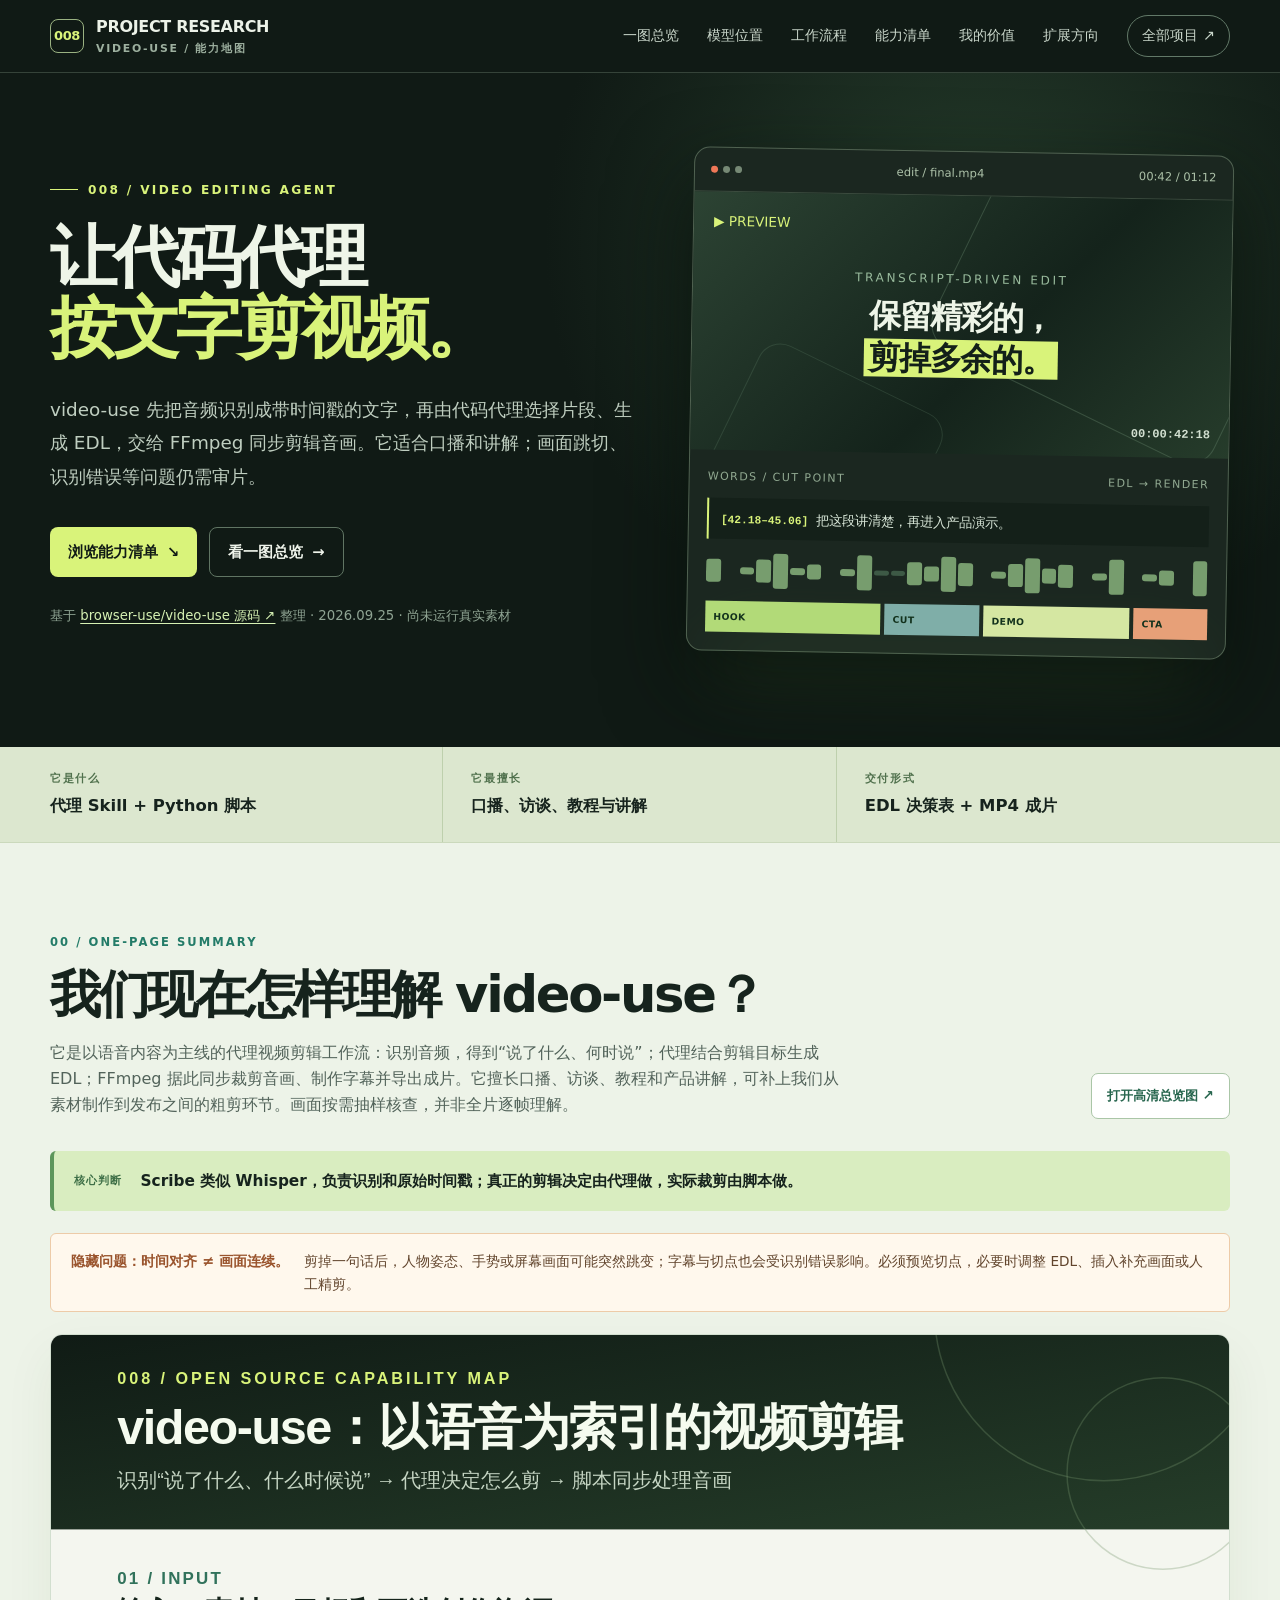
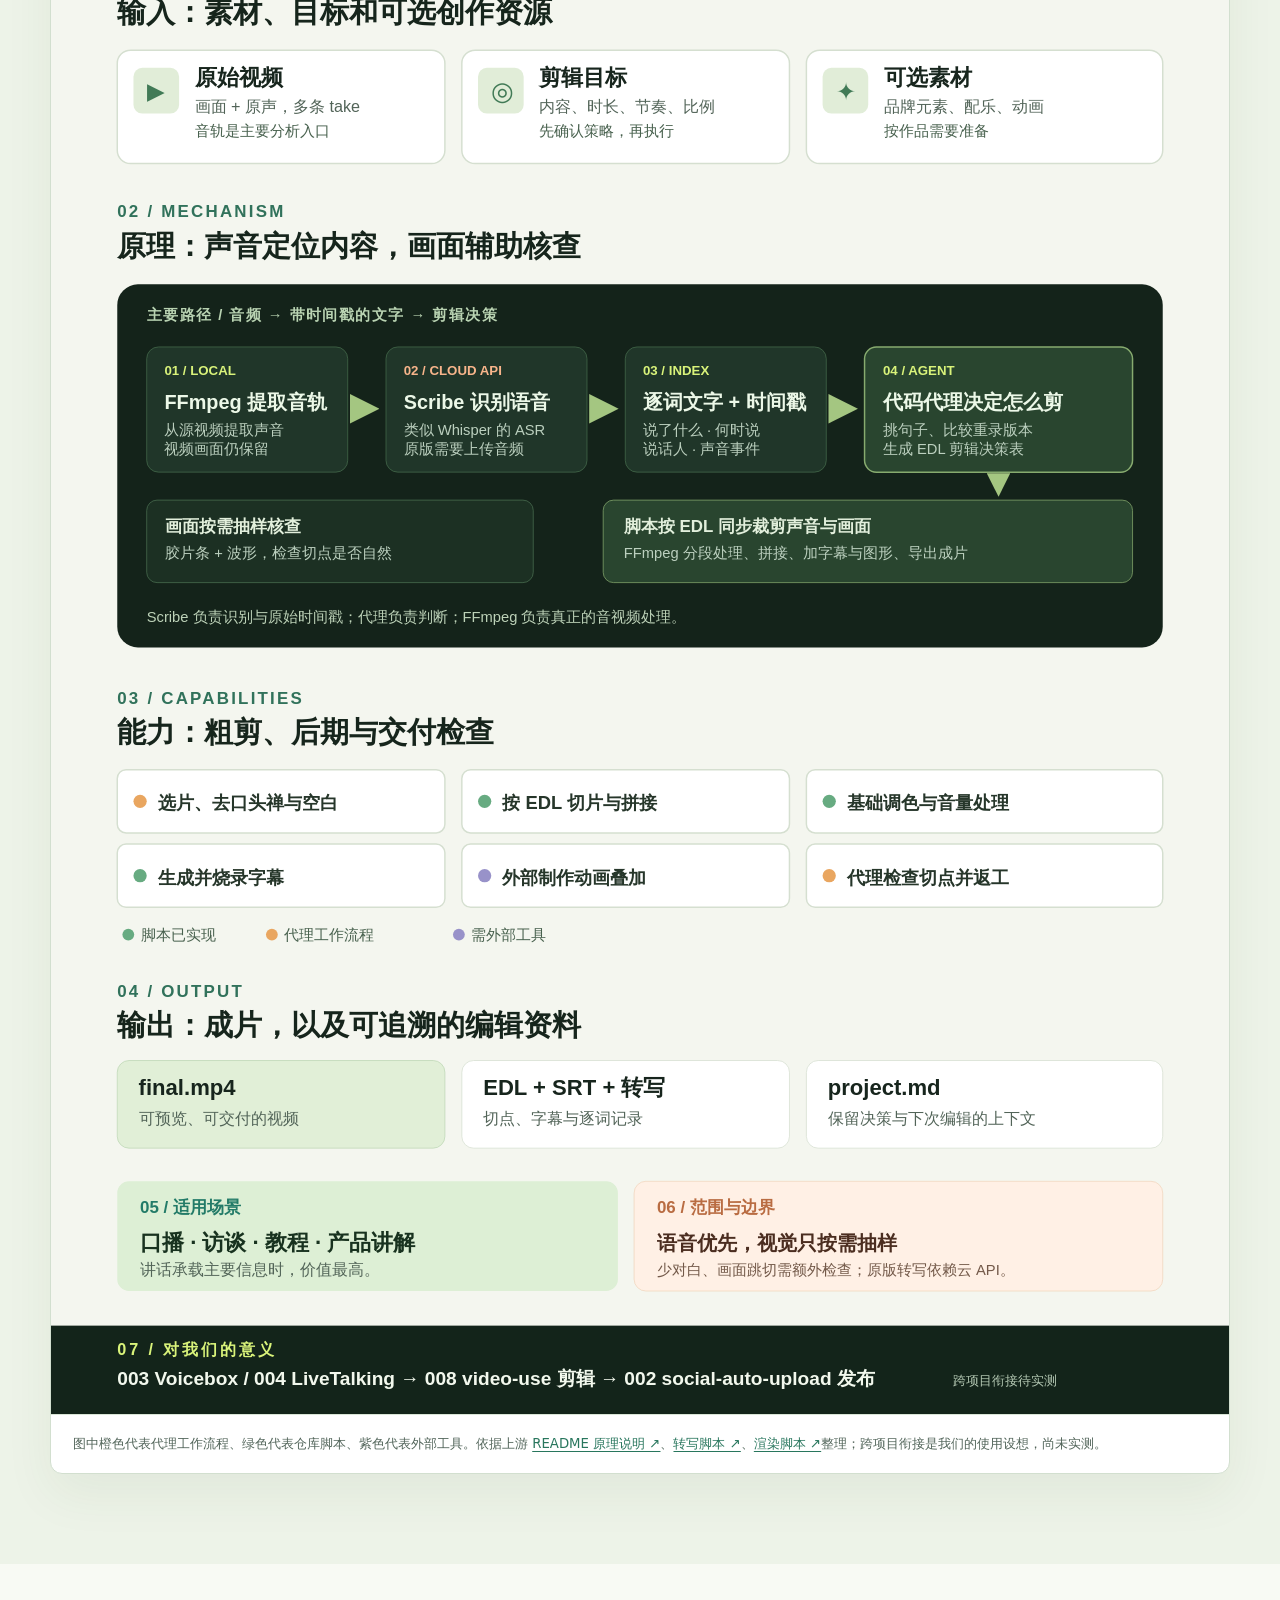
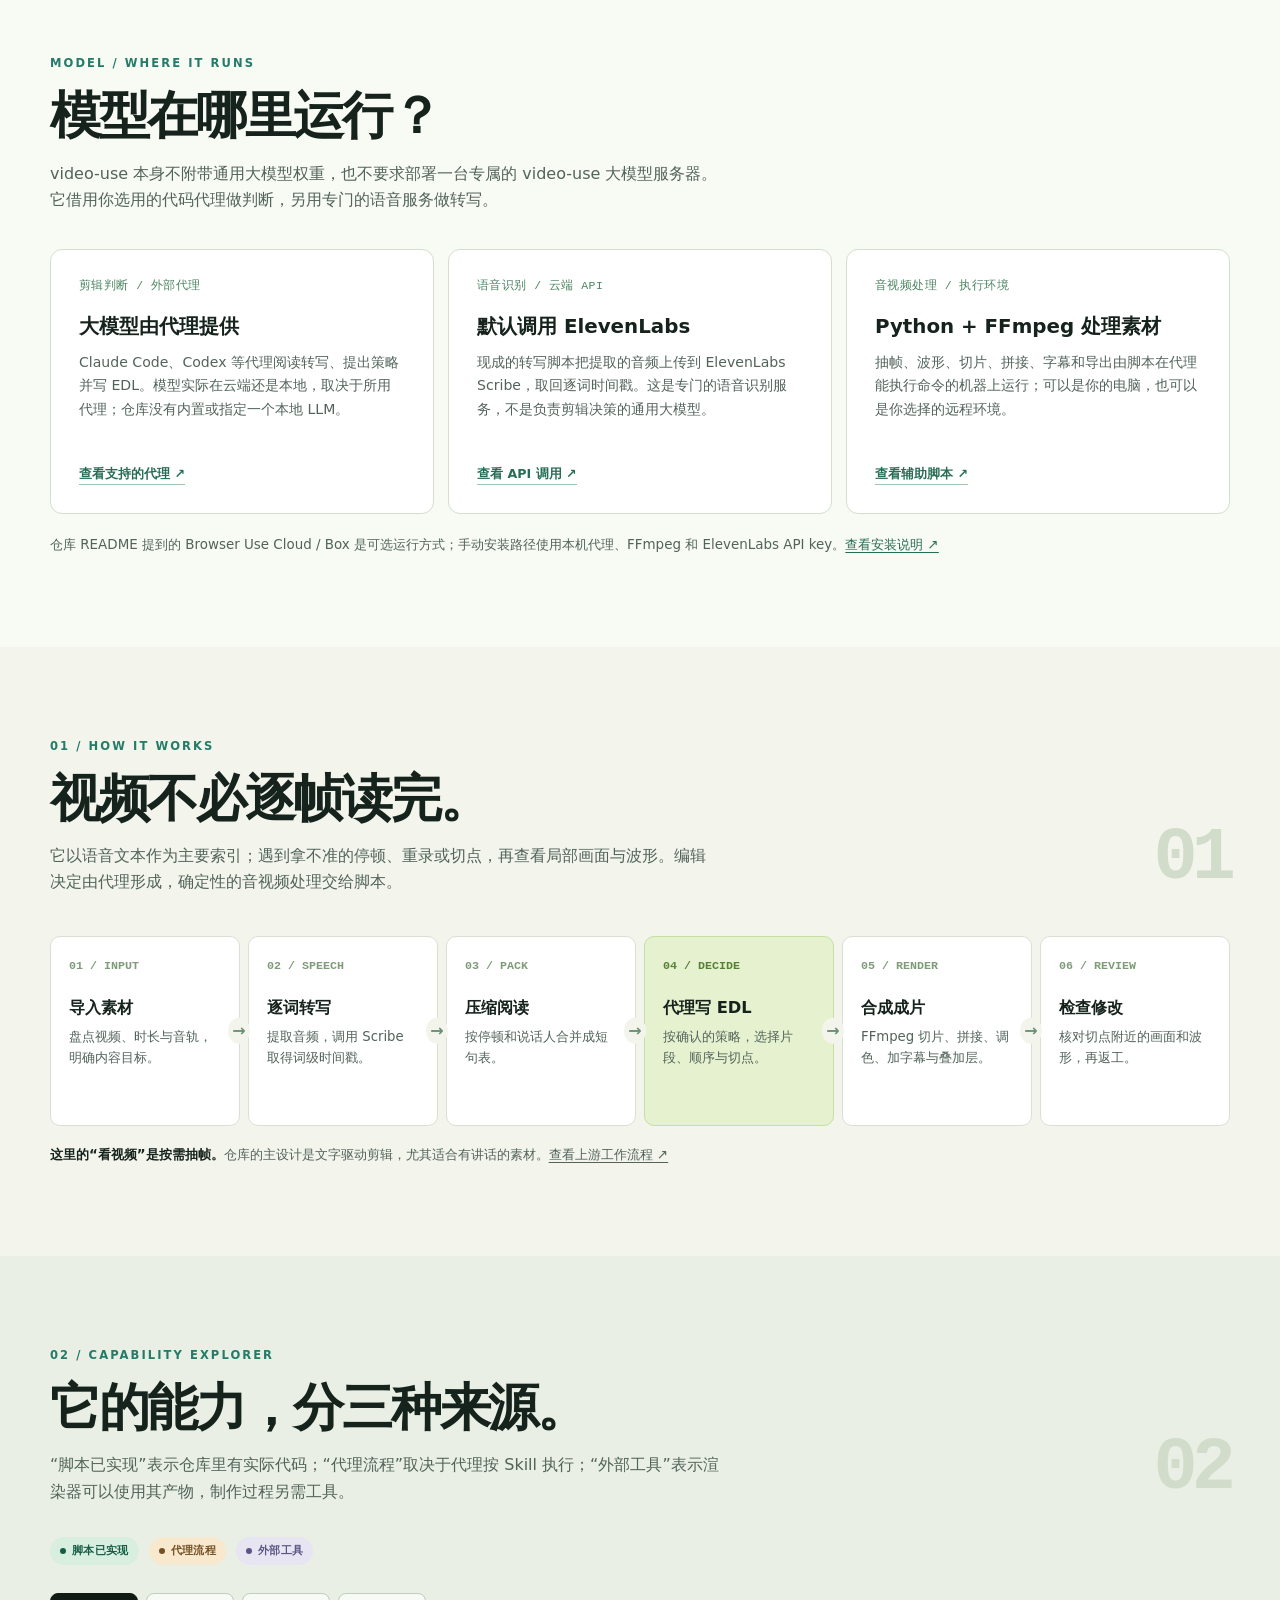
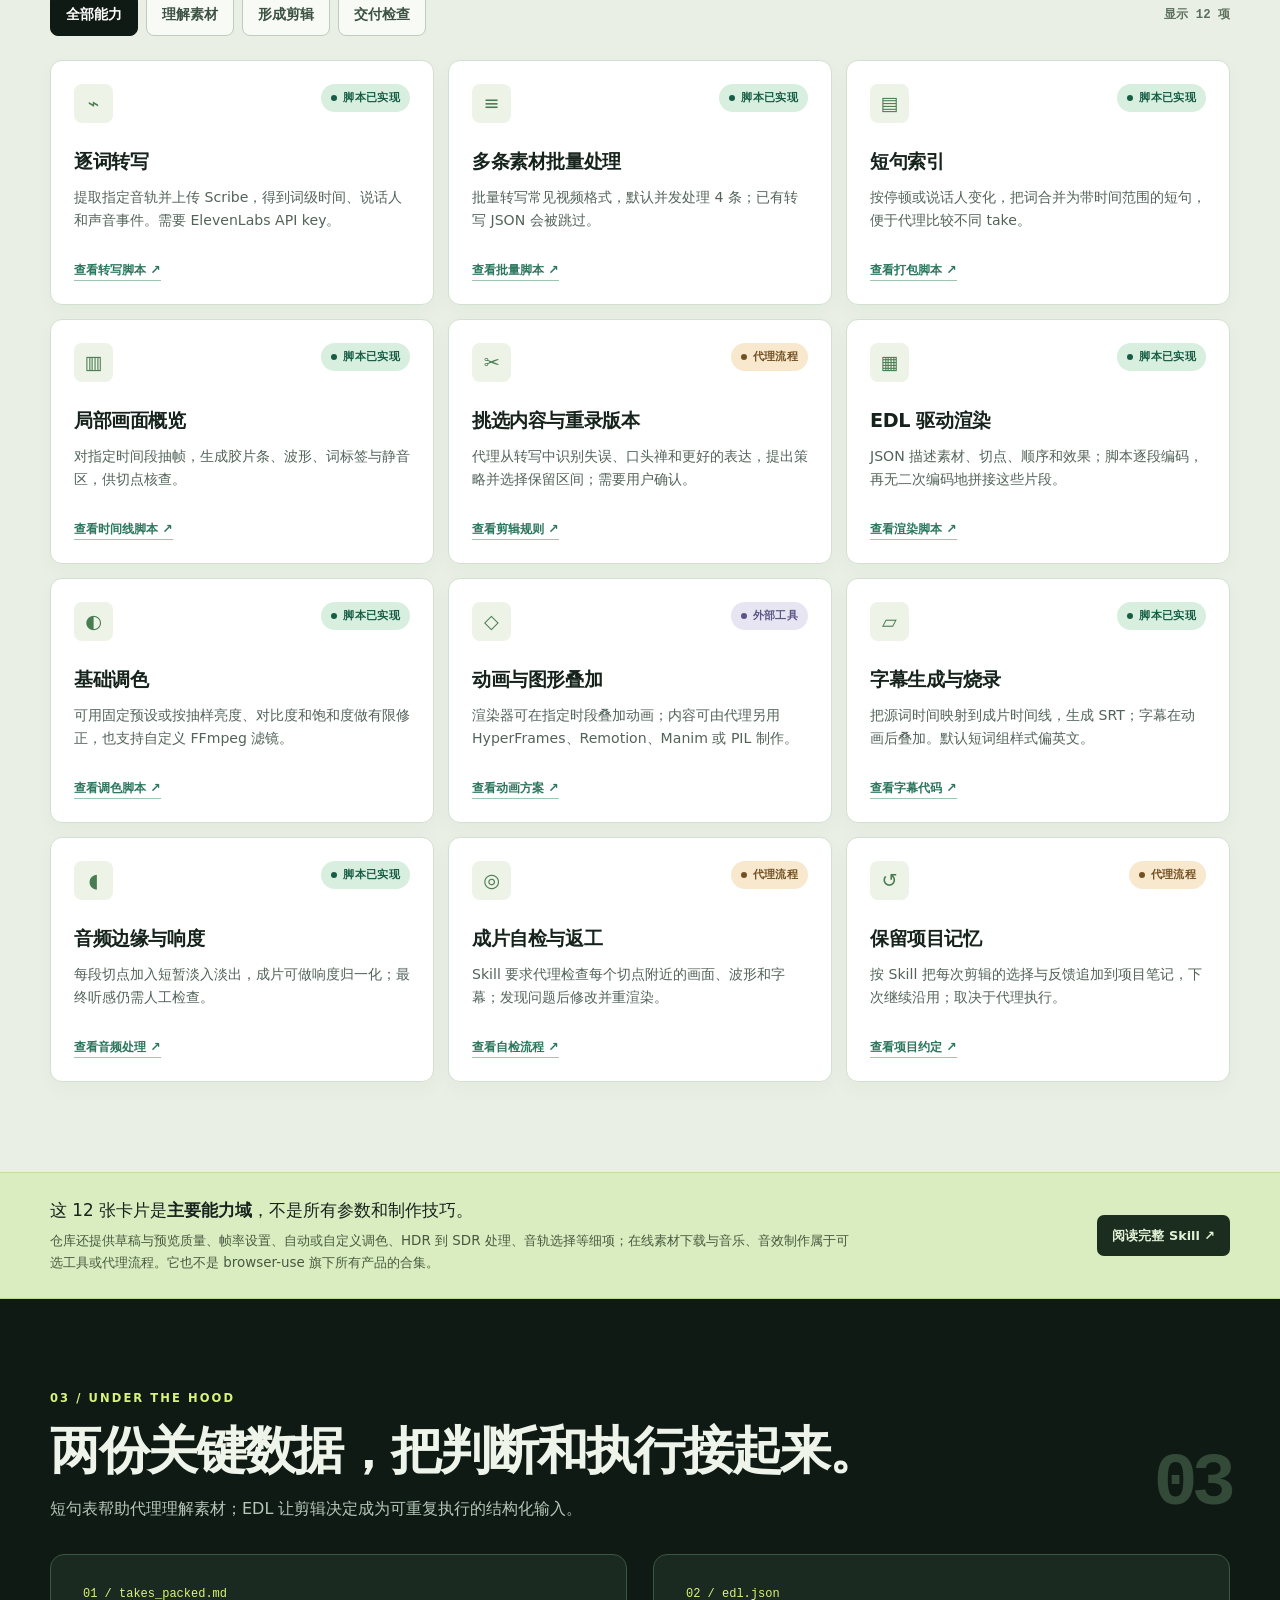
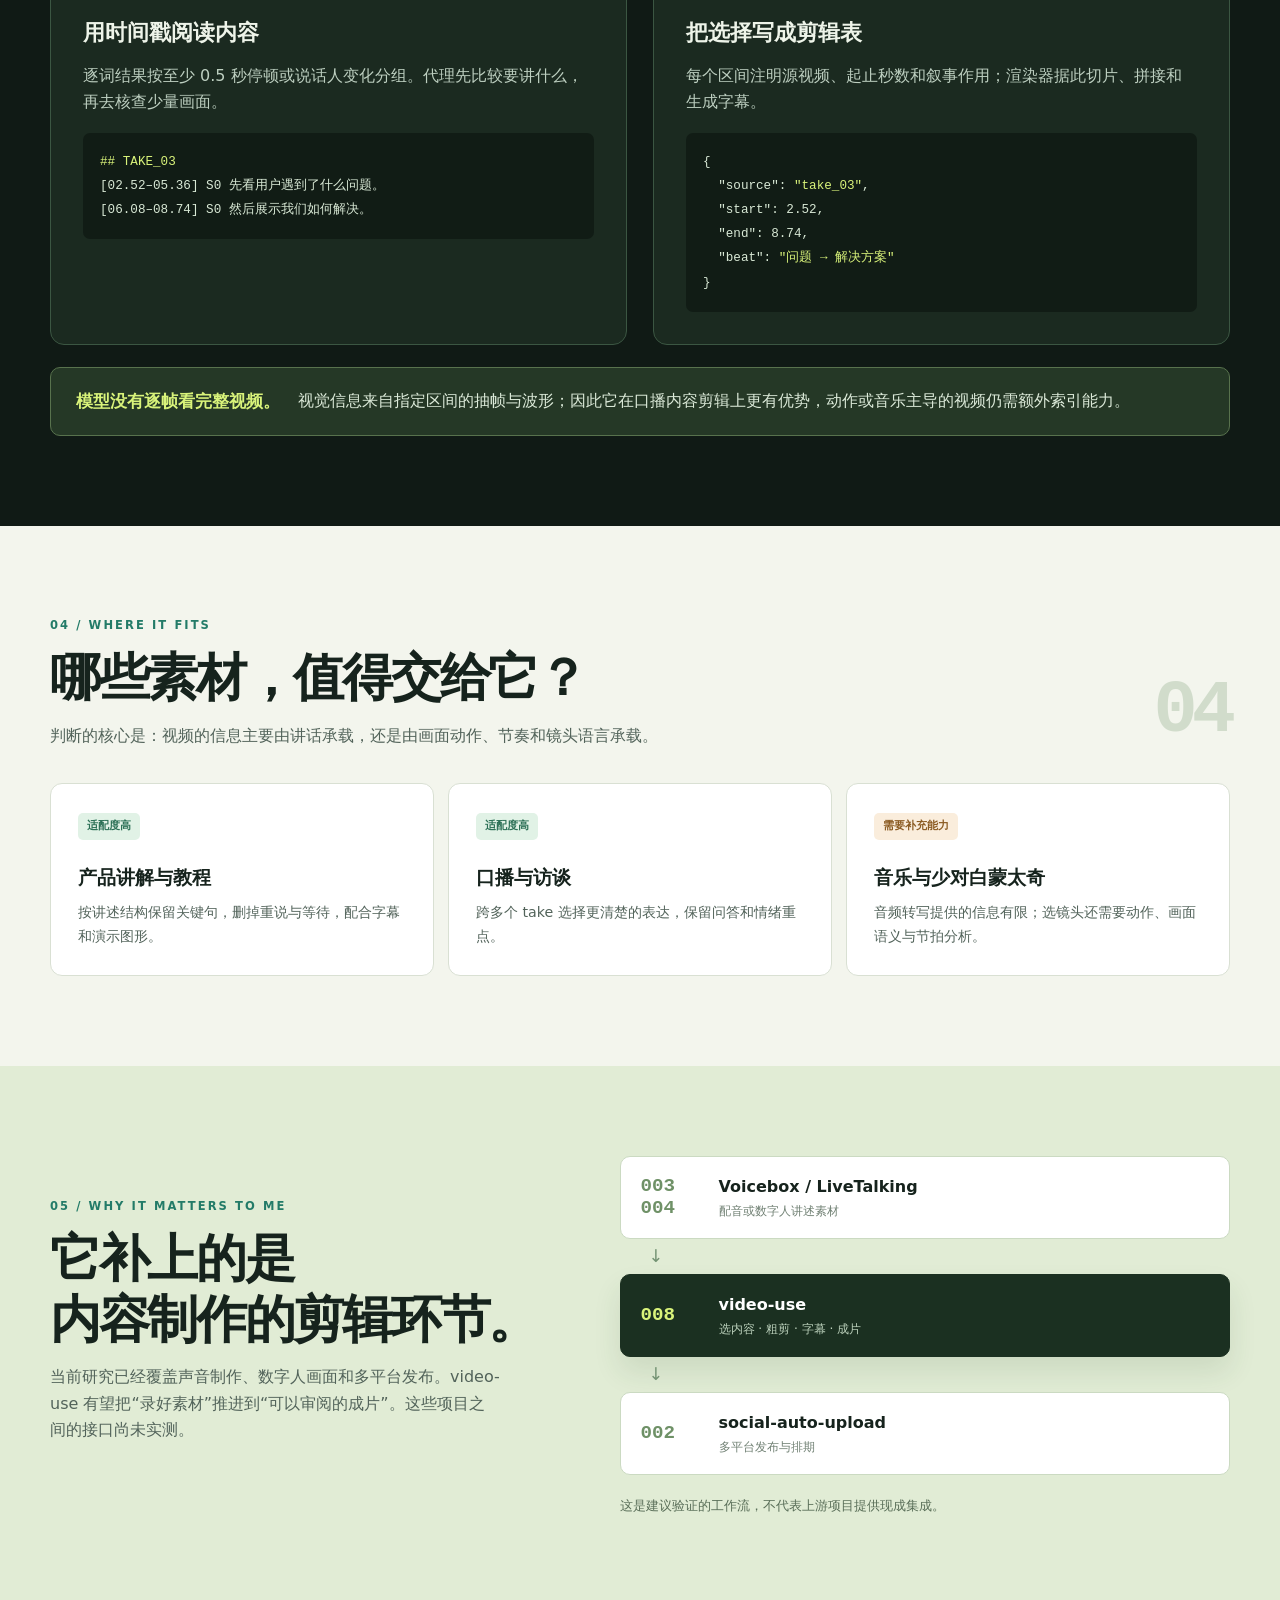
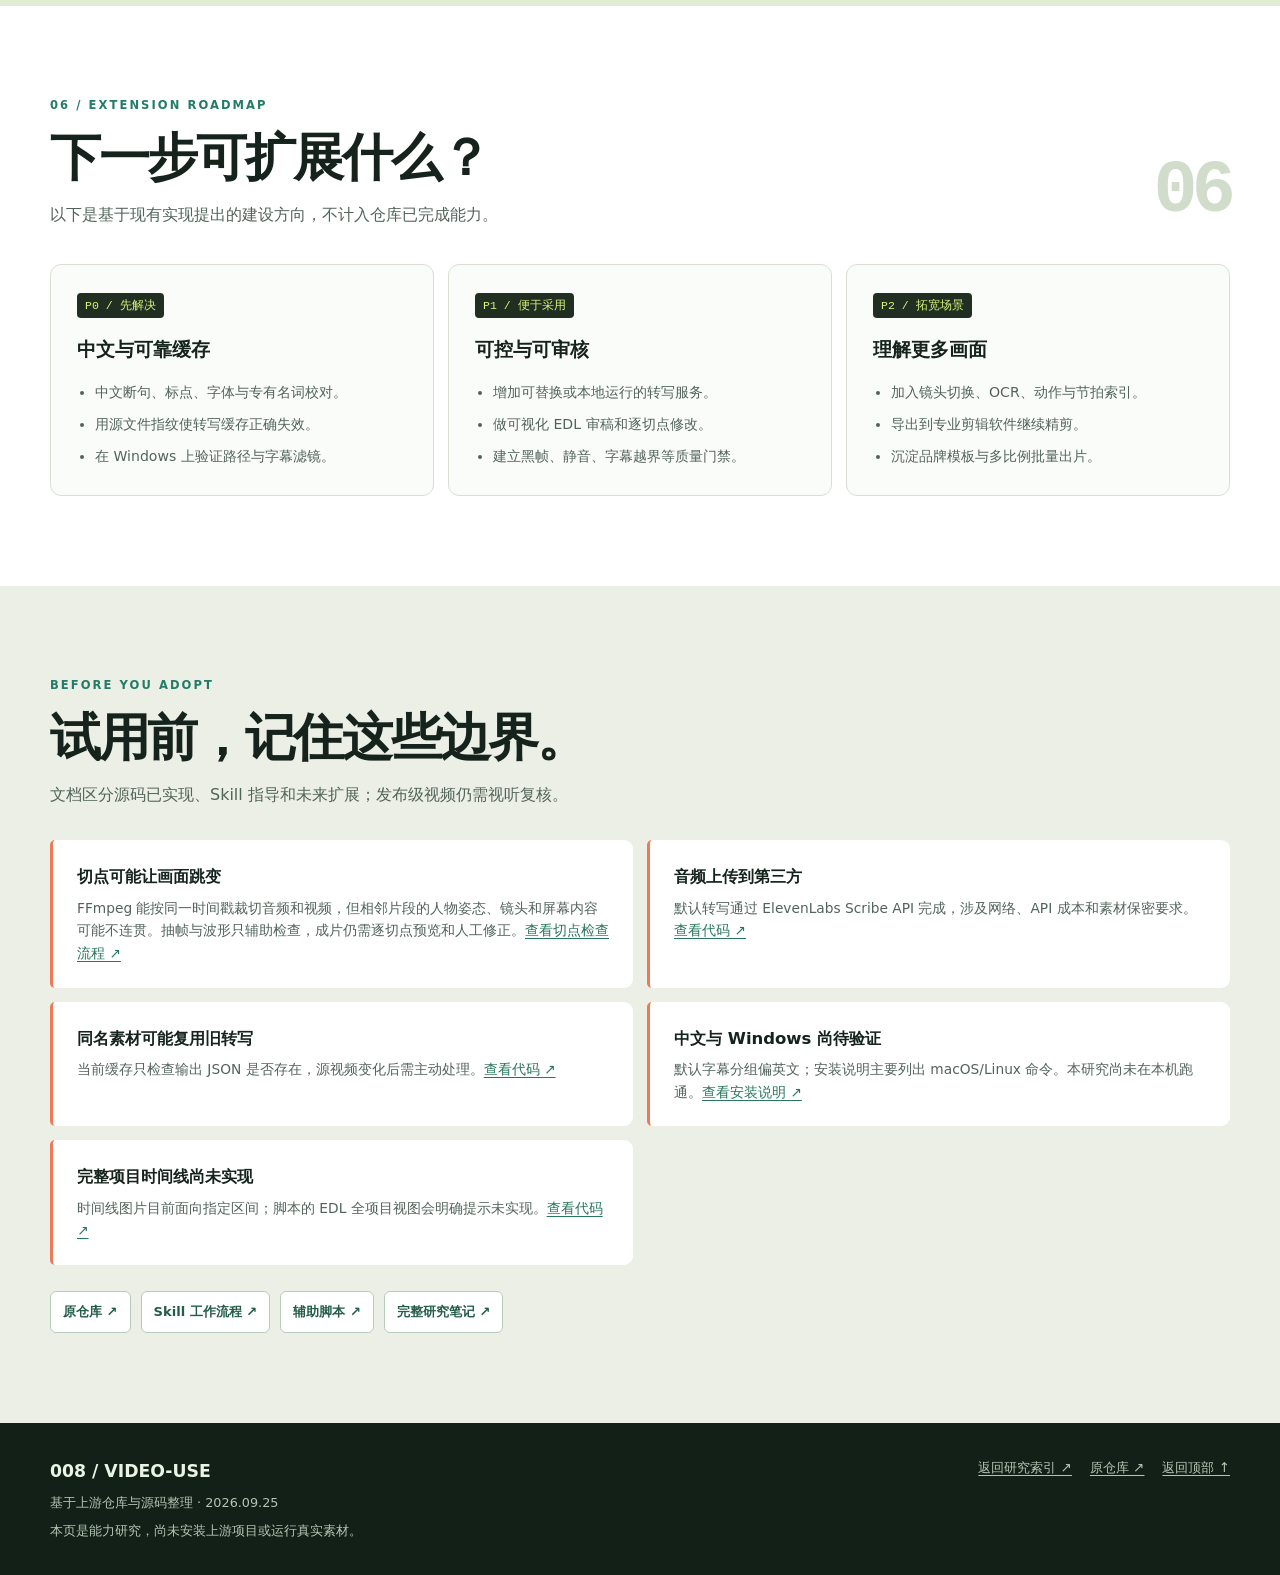
<file: docs/projects/008-video-use/index.html>
<!doctype html>
<html lang="zh-CN">
<head>
  <meta charset="utf-8">
  <meta name="viewport" content="width=device-width, initial-scale=1">
  <meta name="description" content="video-use 能力地图：ElevenLabs 识别音频并提供逐词时间戳，代码代理生成 EDL，FFmpeg 同步剪辑音画；梳理能力、跳切等隐藏问题、适用场景与个人价值。">
  <meta name="theme-color" content="#101a15">
  <title>video-use 能力地图 · 008 开源项目研究</title>
  <link rel="stylesheet" href="./style.css">
  <script defer src="./app.js"></script>
</head>
<body id="top">
<a class="skip-link" href="#main">跳到正文</a>
<header class="site-header">
  <div class="shell nav-row">
    <a class="brand" href="../../index.html" aria-label="返回开源项目研究索引"><span class="brand-mark">008</span><span>PROJECT RESEARCH<small>VIDEO-USE / 能力地图</small></span></a>
    <nav class="nav-links" aria-label="页面导航">
      <a href="#overview">一图总览</a><a href="#model-location">模型位置</a><a href="#workflow">工作流程</a><a href="#capabilities">能力清单</a><a href="#meaning">我的价值</a><a href="#directions">扩展方向</a><a class="nav-index" href="../../index.html">全部项目 ↗</a>
    </nav>
  </div>
</header>
<main id="main">
  <section class="hero" aria-labelledby="hero-title">
    <div class="shell hero-grid">
      <div>
        <p class="eyebrow">008 / VIDEO EDITING AGENT</p>
        <h1 id="hero-title">让代码代理<br><em>按文字剪视频。</em></h1>
        <p class="hero-lead">video-use 先把音频识别成带时间戳的文字，再由代码代理选择片段、生成 EDL，交给 FFmpeg 同步剪辑音画。它适合口播和讲解；画面跳切、识别错误等问题仍需审片。</p>
        <div class="hero-actions"><a class="button button-primary" href="#capabilities">浏览能力清单 <span aria-hidden="true">↘</span></a><a class="button button-outline" href="#overview">看一图总览 <span aria-hidden="true">→</span></a></div>
        <p class="hero-note">基于 <a href="https://github.com/browser-use/video-use" target="_blank" rel="noopener noreferrer">browser-use/video-use 源码 ↗</a> 整理 · 2026.09.25 · 尚未运行真实素材</p>
      </div>
      <div class="editor" role="img" aria-label="剪辑工作流程示意：视频预览、带时间戳的转写、波形和片段时间线">
        <div class="editor-bar"><span class="dots" aria-hidden="true"><i></i><i></i><i></i></span><span>edit / final.mp4</span><span>00:42 / 01:12</span></div>
        <div class="editor-stage"><span class="play" aria-hidden="true">▶ PREVIEW</span><div class="stage-caption"><span>TRANSCRIPT-DRIVEN EDIT</span><strong>保留精彩的，<br><mark>剪掉多余的。</mark></strong></div><span class="timecode">00:00:42:18</span></div>
        <div class="editor-lower"><div class="editor-meta"><span>WORDS / CUT POINT</span><span>EDL → RENDER</span></div><div class="transcript"><b>[42.18–45.06]</b>把这段讲清楚，再进入产品演示。</div><div class="wave" aria-hidden="true"><i></i><i></i><i></i><i></i><i></i><i></i><i></i><i></i><i></i><i></i><i class="quiet"></i><i class="quiet"></i><i></i><i></i><i></i><i></i><i></i><i></i><i></i><i></i><i></i><i></i><i></i><i></i><i></i><i></i><i></i><i></i><i></i><i></i></div><div class="timeline" aria-hidden="true"><span>HOOK</span><span>CUT</span><span>DEMO</span><span>CTA</span></div></div>
      </div>
    </div>
  </section>
  <div class="intro-strip"><div class="shell intro-inner"><div class="intro-item"><small>它是什么</small><strong>代理 Skill + Python 脚本</strong></div><div class="intro-item"><small>它最擅长</small><strong>口播、访谈、教程与讲解</strong></div><div class="intro-item"><small>交付形式</small><strong>EDL 决策表 + MP4 成片</strong></div></div></div>

  <section class="section overview" id="overview" aria-labelledby="overview-title"><div class="shell">
    <div class="section-head"><div><span class="kicker">00 / ONE-PAGE SUMMARY</span><h2 id="overview-title">我们现在怎样理解 video-use？</h2><p>它是以语音内容为主线的代理视频剪辑工作流：识别音频，得到“说了什么、何时说”；代理结合剪辑目标生成 EDL；FFmpeg 据此同步裁剪音画、制作字幕并导出成片。它擅长口播、访谈、教程和产品讲解，可补上我们从素材制作到发布之间的粗剪环节。画面按需抽样核查，并非全片逐帧理解。</p></div><a class="overview-open" href="./assets/overview.svg" target="_blank" rel="noopener noreferrer">打开高清总览图 ↗</a></div>
    <div class="understanding-callout"><span class="callout-key">核心判断</span><strong>Scribe 类似 Whisper，负责识别和原始时间戳；真正的剪辑决定由代理做，实际裁剪由脚本做。</strong></div>
    <div class="continuity-note"><strong>隐藏问题：时间对齐 ≠ 画面连续。</strong><span>剪掉一句话后，人物姿态、手势或屏幕画面可能突然跳变；字幕与切点也会受识别错误影响。必须预览切点，必要时调整 EDL、插入补充画面或人工精剪。</span></div>
    <figure class="overview-figure"><a href="./assets/overview.svg" target="_blank" rel="noopener noreferrer" aria-label="打开 video-use 一图总览高清原图"><img src="./assets/overview.svg" width="1600" height="2280" alt="video-use 总览图：输入为原视频、剪辑目标和可选素材；FFmpeg 提取音轨，ElevenLabs Scribe 生成逐词文字和时间戳，代理参考文字和按需抽样的画面生成 EDL，再由 FFmpeg 同步处理音画，输出 MP4、EDL、SRT 和项目记录。下方汇总主要能力、适用场景、范围以及与现有项目的可能衔接。" loading="eager"></a><figcaption>图中橙色代表代理工作流程、绿色代表仓库脚本、紫色代表外部工具。依据上游 <a href="https://github.com/browser-use/video-use#how-it-works" target="_blank" rel="noopener noreferrer">README 原理说明 ↗</a>、<a href="https://github.com/browser-use/video-use/blob/main/helpers/transcribe.py" target="_blank" rel="noopener noreferrer">转写脚本 ↗</a>、<a href="https://github.com/browser-use/video-use/blob/main/helpers/render.py" target="_blank" rel="noopener noreferrer">渲染脚本 ↗</a>整理；跨项目衔接是我们的使用设想，尚未实测。</figcaption></figure>
  </div></section>

  <section class="section runtime" id="model-location" aria-labelledby="runtime-title"><div class="shell">
    <div class="section-head"><div><span class="kicker">MODEL / WHERE IT RUNS</span><h2 id="runtime-title">模型在哪里运行？</h2><p>video-use 本身不附带通用大模型权重，也不要求部署一台专属的 video-use 大模型服务器。它借用你选用的代码代理做判断，另用专门的语音服务做转写。</p></div></div>
    <div class="runtime-grid">
      <article class="runtime-card"><span class="runtime-tag">剪辑判断 / 外部代理</span><h3>大模型由代理提供</h3><p>Claude Code、Codex 等代理阅读转写、提出策略并写 EDL。模型实际在云端还是本地，取决于所用代理；仓库没有内置或指定一个本地 LLM。</p><a href="https://github.com/browser-use/video-use#setup-prompt" target="_blank" rel="noopener noreferrer">查看支持的代理 ↗</a></article>
      <article class="runtime-card"><span class="runtime-tag">语音识别 / 云端 API</span><h3>默认调用 ElevenLabs</h3><p>现成的转写脚本把提取的音频上传到 ElevenLabs Scribe，取回逐词时间戳。这是专门的语音识别服务，不是负责剪辑决策的通用大模型。</p><a href="https://github.com/browser-use/video-use/blob/main/helpers/transcribe.py" target="_blank" rel="noopener noreferrer">查看 API 调用 ↗</a></article>
      <article class="runtime-card"><span class="runtime-tag">音视频处理 / 执行环境</span><h3>Python + FFmpeg 处理素材</h3><p>抽帧、波形、切片、拼接、字幕和导出由脚本在代理能执行命令的机器上运行；可以是你的电脑，也可以是你选择的远程环境。</p><a href="https://github.com/browser-use/video-use/tree/main/helpers" target="_blank" rel="noopener noreferrer">查看辅助脚本 ↗</a></article>
    </div>
    <p class="runtime-foot">仓库 README 提到的 Browser Use Cloud / Box 是可选运行方式；手动安装路径使用本机代理、FFmpeg 和 ElevenLabs API key。<a href="https://github.com/browser-use/video-use/blob/main/install.md" target="_blank" rel="noopener noreferrer">查看安装说明 ↗</a></p>
  </div></section>

  <section class="section" id="workflow" aria-labelledby="workflow-title"><div class="shell">
    <div class="section-head"><div><span class="kicker">01 / HOW IT WORKS</span><h2 id="workflow-title">视频不必逐帧读完。</h2><p>它以语音文本作为主要索引；遇到拿不准的停顿、重录或切点，再查看局部画面与波形。编辑决定由代理形成，确定性的音视频处理交给脚本。</p></div><span class="section-number" aria-hidden="true">01</span></div>
    <div class="flow-grid" aria-label="六阶段工作流程">
      <article class="flow-step"><span class="num">01 / INPUT</span><h3>导入素材</h3><p>盘点视频、时长与音轨，明确内容目标。</p></article>
      <article class="flow-step"><span class="num">02 / SPEECH</span><h3>逐词转写</h3><p>提取音频，调用 Scribe 取得词级时间戳。</p></article>
      <article class="flow-step"><span class="num">03 / PACK</span><h3>压缩阅读</h3><p>按停顿和说话人合并成短句表。</p></article>
      <article class="flow-step"><span class="num">04 / DECIDE</span><h3>代理写 EDL</h3><p>按确认的策略，选择片段、顺序与切点。</p></article>
      <article class="flow-step"><span class="num">05 / RENDER</span><h3>合成成片</h3><p>FFmpeg 切片、拼接、调色、加字幕与叠加层。</p></article>
      <article class="flow-step"><span class="num">06 / REVIEW</span><h3>检查修改</h3><p>核对切点附近的画面和波形，再返工。</p></article>
    </div>
    <p class="flow-note"><strong>这里的“看视频”是按需抽帧。</strong>仓库的主设计是文字驱动剪辑，尤其适合有讲话的素材。<a href="https://github.com/browser-use/video-use/blob/main/SKILL.md" target="_blank" rel="noopener noreferrer">查看上游工作流程 ↗</a></p>
  </div></section>

  <section class="section capabilities" id="capabilities" aria-labelledby="capabilities-title"><div class="shell">
    <div class="section-head"><div><span class="kicker">02 / CAPABILITY EXPLORER</span><h2 id="capabilities-title">它的能力，分三种来源。</h2><p>“脚本已实现”表示仓库里有实际代码；“代理流程”取决于代理按 Skill 执行；“外部工具”表示渲染器可以使用其产物，制作过程另需工具。</p></div><span class="section-number" aria-hidden="true">02</span></div>
    <div class="legend" aria-label="能力状态说明"><span class="badge badge-script">脚本已实现</span><span class="badge badge-agent">代理流程</span><span class="badge badge-external">外部工具</span></div>
    <div class="filter-row" role="group" aria-label="按制作阶段筛选能力"><button class="filter-button" type="button" data-filter="all" aria-pressed="true">全部能力</button><button class="filter-button" type="button" data-filter="understand" aria-pressed="false">理解素材</button><button class="filter-button" type="button" data-filter="edit" aria-pressed="false">形成剪辑</button><button class="filter-button" type="button" data-filter="deliver" aria-pressed="false">交付检查</button><span class="filter-count" id="filter-count" aria-live="polite">显示 12 项</span></div>
    <div class="cap-grid" id="cap-grid">
      <article class="cap-card" data-group="understand"><div class="cap-top"><span class="cap-icon" aria-hidden="true">⌁</span><span class="badge badge-script">脚本已实现</span></div><h3>逐词转写</h3><p>提取指定音轨并上传 Scribe，得到词级时间、说话人和声音事件。需要 ElevenLabs API key。</p><a href="https://github.com/browser-use/video-use/blob/main/helpers/transcribe.py" target="_blank" rel="noopener noreferrer">查看转写脚本 ↗</a></article>
      <article class="cap-card" data-group="understand"><div class="cap-top"><span class="cap-icon" aria-hidden="true">≡</span><span class="badge badge-script">脚本已实现</span></div><h3>多条素材批量处理</h3><p>批量转写常见视频格式，默认并发处理 4 条；已有转写 JSON 会被跳过。</p><a href="https://github.com/browser-use/video-use/blob/main/helpers/transcribe_batch.py" target="_blank" rel="noopener noreferrer">查看批量脚本 ↗</a></article>
      <article class="cap-card" data-group="understand"><div class="cap-top"><span class="cap-icon" aria-hidden="true">▤</span><span class="badge badge-script">脚本已实现</span></div><h3>短句索引</h3><p>按停顿或说话人变化，把词合并为带时间范围的短句，便于代理比较不同 take。</p><a href="https://github.com/browser-use/video-use/blob/main/helpers/pack_transcripts.py" target="_blank" rel="noopener noreferrer">查看打包脚本 ↗</a></article>
      <article class="cap-card" data-group="understand"><div class="cap-top"><span class="cap-icon" aria-hidden="true">▥</span><span class="badge badge-script">脚本已实现</span></div><h3>局部画面概览</h3><p>对指定时间段抽帧，生成胶片条、波形、词标签与静音区，供切点核查。</p><a href="https://github.com/browser-use/video-use/blob/main/helpers/timeline_view.py" target="_blank" rel="noopener noreferrer">查看时间线脚本 ↗</a></article>
      <article class="cap-card" data-group="edit"><div class="cap-top"><span class="cap-icon" aria-hidden="true">✂</span><span class="badge badge-agent">代理流程</span></div><h3>挑选内容与重录版本</h3><p>代理从转写中识别失误、口头禅和更好的表达，提出策略并选择保留区间；需要用户确认。</p><a href="https://github.com/browser-use/video-use/blob/main/SKILL.md" target="_blank" rel="noopener noreferrer">查看剪辑规则 ↗</a></article>
      <article class="cap-card" data-group="edit"><div class="cap-top"><span class="cap-icon" aria-hidden="true">▦</span><span class="badge badge-script">脚本已实现</span></div><h3>EDL 驱动渲染</h3><p>JSON 描述素材、切点、顺序和效果；脚本逐段编码，再无二次编码地拼接这些片段。</p><a href="https://github.com/browser-use/video-use/blob/main/helpers/render.py" target="_blank" rel="noopener noreferrer">查看渲染脚本 ↗</a></article>
      <article class="cap-card" data-group="edit"><div class="cap-top"><span class="cap-icon" aria-hidden="true">◐</span><span class="badge badge-script">脚本已实现</span></div><h3>基础调色</h3><p>可用固定预设或按抽样亮度、对比度和饱和度做有限修正，也支持自定义 FFmpeg 滤镜。</p><a href="https://github.com/browser-use/video-use/blob/main/helpers/grade.py" target="_blank" rel="noopener noreferrer">查看调色脚本 ↗</a></article>
      <article class="cap-card" data-group="edit"><div class="cap-top"><span class="cap-icon" aria-hidden="true">◇</span><span class="badge badge-external">外部工具</span></div><h3>动画与图形叠加</h3><p>渲染器可在指定时段叠加动画；内容可由代理另用 HyperFrames、Remotion、Manim 或 PIL 制作。</p><a href="https://github.com/browser-use/video-use/blob/main/SKILL.md" target="_blank" rel="noopener noreferrer">查看动画方案 ↗</a></article>
      <article class="cap-card" data-group="deliver"><div class="cap-top"><span class="cap-icon" aria-hidden="true">▱</span><span class="badge badge-script">脚本已实现</span></div><h3>字幕生成与烧录</h3><p>把源词时间映射到成片时间线，生成 SRT；字幕在动画后叠加。默认短词组样式偏英文。</p><a href="https://github.com/browser-use/video-use/blob/main/helpers/render.py" target="_blank" rel="noopener noreferrer">查看字幕代码 ↗</a></article>
      <article class="cap-card" data-group="deliver"><div class="cap-top"><span class="cap-icon" aria-hidden="true">◖</span><span class="badge badge-script">脚本已实现</span></div><h3>音频边缘与响度</h3><p>每段切点加入短暂淡入淡出，成片可做响度归一化；最终听感仍需人工检查。</p><a href="https://github.com/browser-use/video-use/blob/main/helpers/render.py" target="_blank" rel="noopener noreferrer">查看音频处理 ↗</a></article>
      <article class="cap-card" data-group="deliver"><div class="cap-top"><span class="cap-icon" aria-hidden="true">◎</span><span class="badge badge-agent">代理流程</span></div><h3>成片自检与返工</h3><p>Skill 要求代理检查每个切点附近的画面、波形和字幕；发现问题后修改并重渲染。</p><a href="https://github.com/browser-use/video-use/blob/main/SKILL.md" target="_blank" rel="noopener noreferrer">查看自检流程 ↗</a></article>
      <article class="cap-card" data-group="deliver"><div class="cap-top"><span class="cap-icon" aria-hidden="true">↺</span><span class="badge badge-agent">代理流程</span></div><h3>保留项目记忆</h3><p>按 Skill 把每次剪辑的选择与反馈追加到项目笔记，下次继续沿用；取决于代理执行。</p><a href="https://github.com/browser-use/video-use/blob/main/SKILL.md" target="_blank" rel="noopener noreferrer">查看项目约定 ↗</a></article>
    </div>
  </div></section>

  <aside class="coverage-band" aria-label="能力覆盖说明"><div class="shell coverage-inner"><div><span>这 12 张卡片是<strong>主要能力域</strong>，不是所有参数和制作技巧。</span><p>仓库还提供草稿与预览质量、帧率设置、自动或自定义调色、HDR 到 SDR 处理、音轨选择等细项；在线素材下载与音乐、音效制作属于可选工具或代理流程。它也不是 browser-use 旗下所有产品的合集。</p></div><a href="https://github.com/browser-use/video-use/blob/main/SKILL.md" target="_blank" rel="noopener noreferrer">阅读完整 Skill ↗</a></div></aside>

  <section class="section method" id="mechanism" aria-labelledby="mechanism-title"><div class="shell">
    <div class="section-head"><div><span class="kicker">03 / UNDER THE HOOD</span><h2 id="mechanism-title">两份关键数据，把判断和执行接起来。</h2><p>短句表帮助代理理解素材；EDL 让剪辑决定成为可重复执行的结构化输入。</p></div><span class="section-number" aria-hidden="true">03</span></div>
    <div class="method-grid"><article class="method-panel"><span class="label">01 / takes_packed.md</span><h3>用时间戳阅读内容</h3><p>逐词结果按至少 0.5 秒停顿或说话人变化分组。代理先比较要讲什么，再去核查少量画面。</p><div class="mini-code"><span>## TAKE_03</span><br>[02.52–05.36] S0 先看用户遇到了什么问题。<br>[06.08–08.74] S0 然后展示我们如何解决。</div></article><article class="method-panel"><span class="label">02 / edl.json</span><h3>把选择写成剪辑表</h3><p>每个区间注明源视频、起止秒数和叙事作用；渲染器据此切片、拼接和生成字幕。</p><div class="mini-code">{<br>&nbsp;&nbsp;"source": <span>"take_03"</span>,<br>&nbsp;&nbsp;"start": 2.52,<br>&nbsp;&nbsp;"end": 8.74,<br>&nbsp;&nbsp;"beat": <span>"问题 → 解决方案"</span><br>}</div></article></div>
    <div class="method-callout"><strong>模型没有逐帧看完整视频。</strong><span>视觉信息来自指定区间的抽帧与波形；因此它在口播内容剪辑上更有优势，动作或音乐主导的视频仍需额外索引能力。</span></div>
  </div></section>

  <section class="section" id="scenarios" aria-labelledby="scenarios-title"><div class="shell">
    <div class="section-head"><div><span class="kicker">04 / WHERE IT FITS</span><h2 id="scenarios-title">哪些素材，值得交给它？</h2><p>判断的核心是：视频的信息主要由讲话承载，还是由画面动作、节奏和镜头语言承载。</p></div><span class="section-number" aria-hidden="true">04</span></div>
    <div class="scenario-grid"><article class="scenario"><span class="fit">适配度高</span><h3>产品讲解与教程</h3><p>按讲述结构保留关键句，删掉重说与等待，配合字幕和演示图形。</p></article><article class="scenario"><span class="fit">适配度高</span><h3>口播与访谈</h3><p>跨多个 take 选择更清楚的表达，保留问答和情绪重点。</p></article><article class="scenario conditional"><span class="fit">需要补充能力</span><h3>音乐与少对白蒙太奇</h3><p>音频转写提供的信息有限；选镜头还需要动作、画面语义与节拍分析。</p></article></div>
  </div></section>

  <section class="section value" id="meaning" aria-labelledby="meaning-title"><div class="shell value-layout">
    <div class="section-head"><div><span class="kicker">05 / WHY IT MATTERS TO ME</span><h2 id="meaning-title">它补上的是<br>内容制作的剪辑环节。</h2><p>当前研究已经覆盖声音制作、数字人画面和多平台发布。video-use 有望把“录好素材”推进到“可以审阅的成片”。这些项目之间的接口尚未实测。</p></div></div>
    <div class="chain" aria-label="现有项目与 video-use 的可能衔接"><div class="chain-node"><span class="chain-id">003<br>004</span><div><strong>Voicebox / LiveTalking</strong><small>配音或数字人讲述素材</small></div></div><span class="chain-arrow" aria-hidden="true">↓</span><div class="chain-node active"><span class="chain-id">008</span><div><strong>video-use</strong><small>选内容 · 粗剪 · 字幕 · 成片</small></div></div><span class="chain-arrow" aria-hidden="true">↓</span><div class="chain-node"><span class="chain-id">002</span><div><strong>social-auto-upload</strong><small>多平台发布与排期</small></div></div><p class="chain-note">这是建议验证的工作流，不代表上游项目提供现成集成。</p></div>
  </div></section>

  <section class="section roadmap" id="directions" aria-labelledby="directions-title"><div class="shell">
    <div class="section-head"><div><span class="kicker">06 / EXTENSION ROADMAP</span><h2 id="directions-title">下一步可扩展什么？</h2><p>以下是基于现有实现提出的建设方向，不计入仓库已完成能力。</p></div><span class="section-number" aria-hidden="true">06</span></div>
    <div class="roadmap-grid"><article class="road-card"><span class="priority">P0 / 先解决</span><h3>中文与可靠缓存</h3><ul><li>中文断句、标点、字体与专有名词校对。</li><li>用源文件指纹使转写缓存正确失效。</li><li>在 Windows 上验证路径与字幕滤镜。</li></ul></article><article class="road-card"><span class="priority">P1 / 便于采用</span><h3>可控与可审核</h3><ul><li>增加可替换或本地运行的转写服务。</li><li>做可视化 EDL 审稿和逐切点修改。</li><li>建立黑帧、静音、字幕越界等质量门禁。</li></ul></article><article class="road-card"><span class="priority">P2 / 拓宽场景</span><h3>理解更多画面</h3><ul><li>加入镜头切换、OCR、动作与节拍索引。</li><li>导出到专业剪辑软件继续精剪。</li><li>沉淀品牌模板与多比例批量出片。</li></ul></article></div>
  </div></section>

  <section class="section boundary" id="boundaries" aria-labelledby="boundaries-title"><div class="shell">
    <div class="section-head"><div><span class="kicker">BEFORE YOU ADOPT</span><h2 id="boundaries-title">试用前，记住这些边界。</h2><p>文档区分源码已实现、Skill 指导和未来扩展；发布级视频仍需视听复核。</p></div></div>
    <div class="boundary-list"><article class="boundary-item"><h3>切点可能让画面跳变</h3><p>FFmpeg 能按同一时间戳裁切音频和视频，但相邻片段的人物姿态、镜头和屏幕内容可能不连贯。抽帧与波形只辅助检查，成片仍需逐切点预览和人工修正。<a href="https://github.com/browser-use/video-use/blob/main/SKILL.md" target="_blank" rel="noopener noreferrer">查看切点检查流程 ↗</a></p></article><article class="boundary-item"><h3>音频上传到第三方</h3><p>默认转写通过 ElevenLabs Scribe API 完成，涉及网络、API 成本和素材保密要求。<a href="https://github.com/browser-use/video-use/blob/main/helpers/transcribe.py" target="_blank" rel="noopener noreferrer">查看代码 ↗</a></p></article><article class="boundary-item"><h3>同名素材可能复用旧转写</h3><p>当前缓存只检查输出 JSON 是否存在，源视频变化后需主动处理。<a href="https://github.com/browser-use/video-use/blob/main/helpers/transcribe.py" target="_blank" rel="noopener noreferrer">查看代码 ↗</a></p></article><article class="boundary-item"><h3>中文与 Windows 尚待验证</h3><p>默认字幕分组偏英文；安装说明主要列出 macOS/Linux 命令。本研究尚未在本机跑通。<a href="https://github.com/browser-use/video-use/blob/main/install.md" target="_blank" rel="noopener noreferrer">查看安装说明 ↗</a></p></article><article class="boundary-item"><h3>完整项目时间线尚未实现</h3><p>时间线图片目前面向指定区间；脚本的 EDL 全项目视图会明确提示未实现。<a href="https://github.com/browser-use/video-use/blob/main/helpers/timeline_view.py" target="_blank" rel="noopener noreferrer">查看代码 ↗</a></p></article></div>
    <div class="source-list" aria-label="主要研究来源"><a href="https://github.com/browser-use/video-use" target="_blank" rel="noopener noreferrer">原仓库 ↗</a><a href="https://github.com/browser-use/video-use/blob/main/SKILL.md" target="_blank" rel="noopener noreferrer">Skill 工作流程 ↗</a><a href="https://github.com/browser-use/video-use/tree/main/helpers" target="_blank" rel="noopener noreferrer">辅助脚本 ↗</a><a href="https://github.com/yydshly/0925_codex_project/blob/main/projects/008-video-use/README.md" target="_blank" rel="noopener noreferrer">完整研究笔记 ↗</a></div>
  </div></section>
</main>
<footer class="site-footer"><div class="shell footer-row"><div><strong>008 / VIDEO-USE</strong><p>基于上游仓库与源码整理 · 2026.09.25</p><p>本页是能力研究，尚未安装上游项目或运行真实素材。</p></div><div class="footer-links"><a href="../../index.html">返回研究索引 ↗</a><a href="https://github.com/browser-use/video-use" target="_blank" rel="noopener noreferrer">原仓库 ↗</a><a href="#top">返回顶部 ↑</a></div></div></footer>
</body>
</html>
</file>
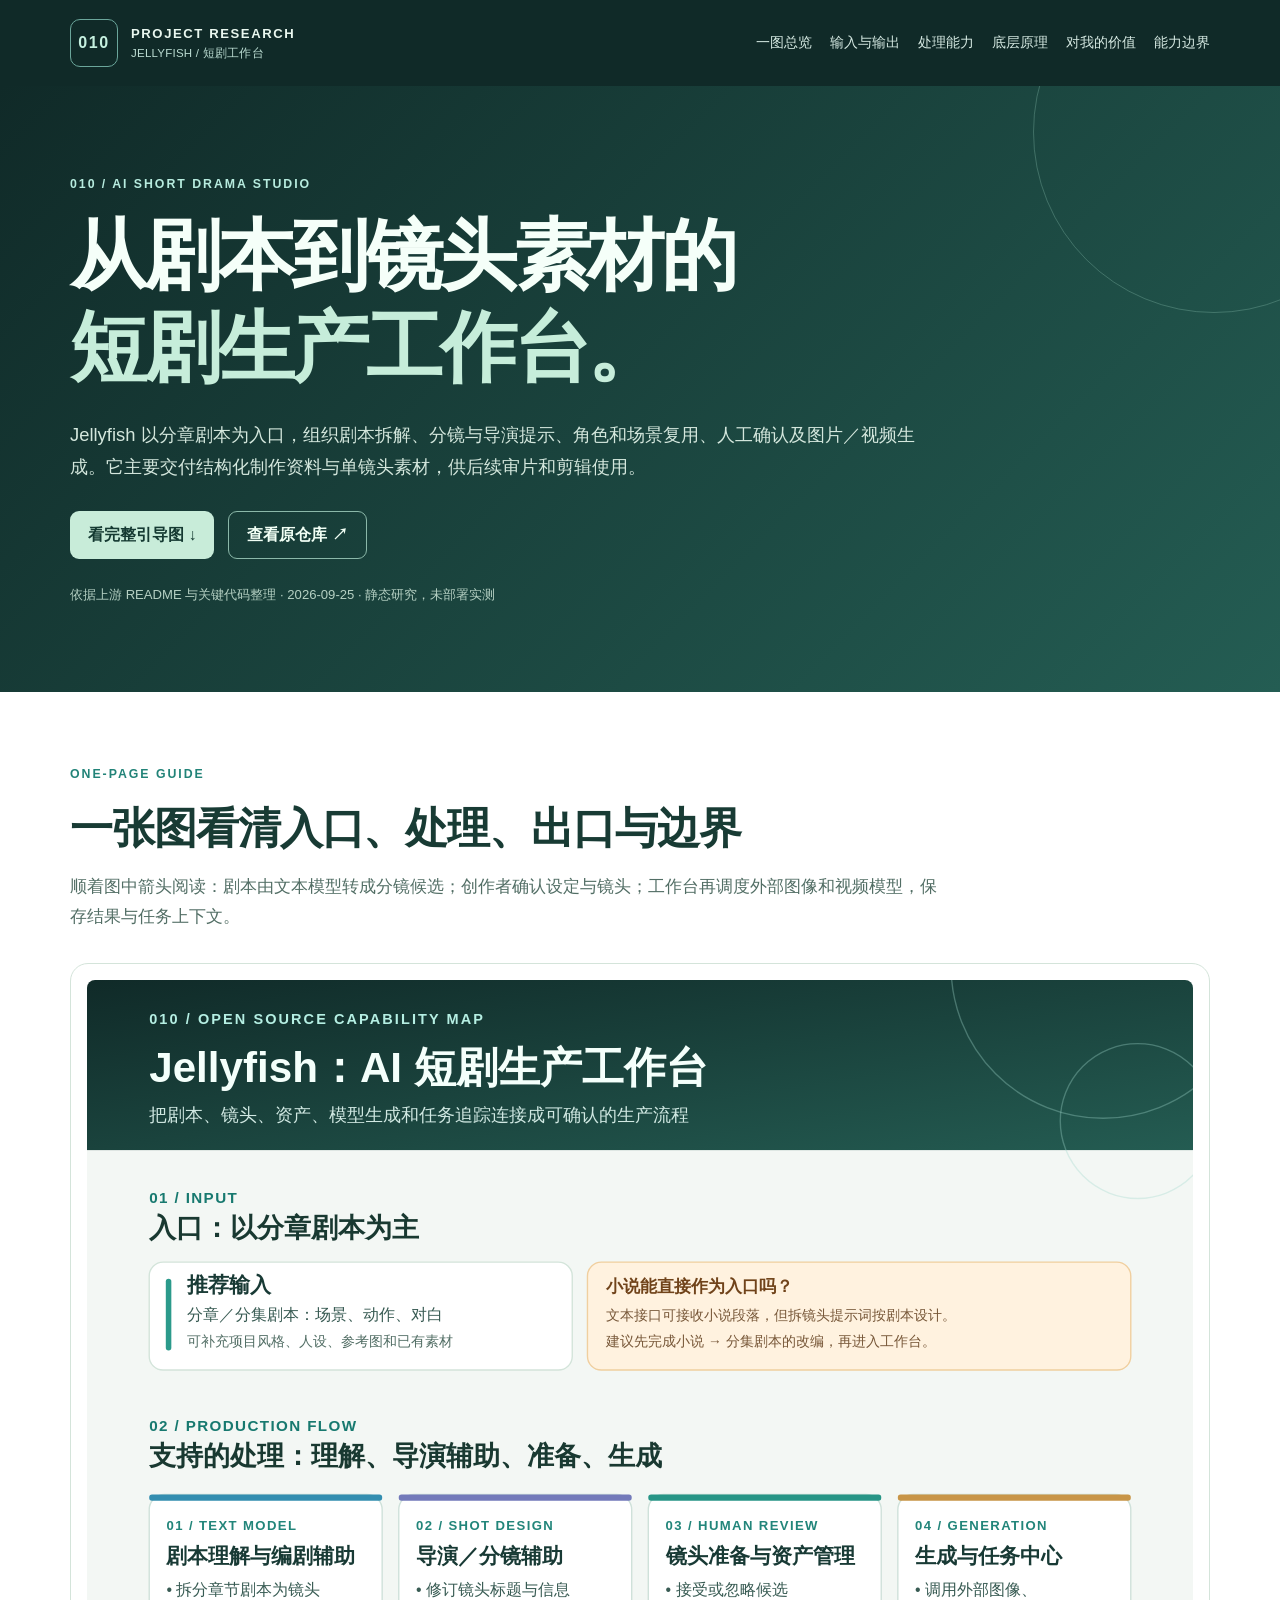
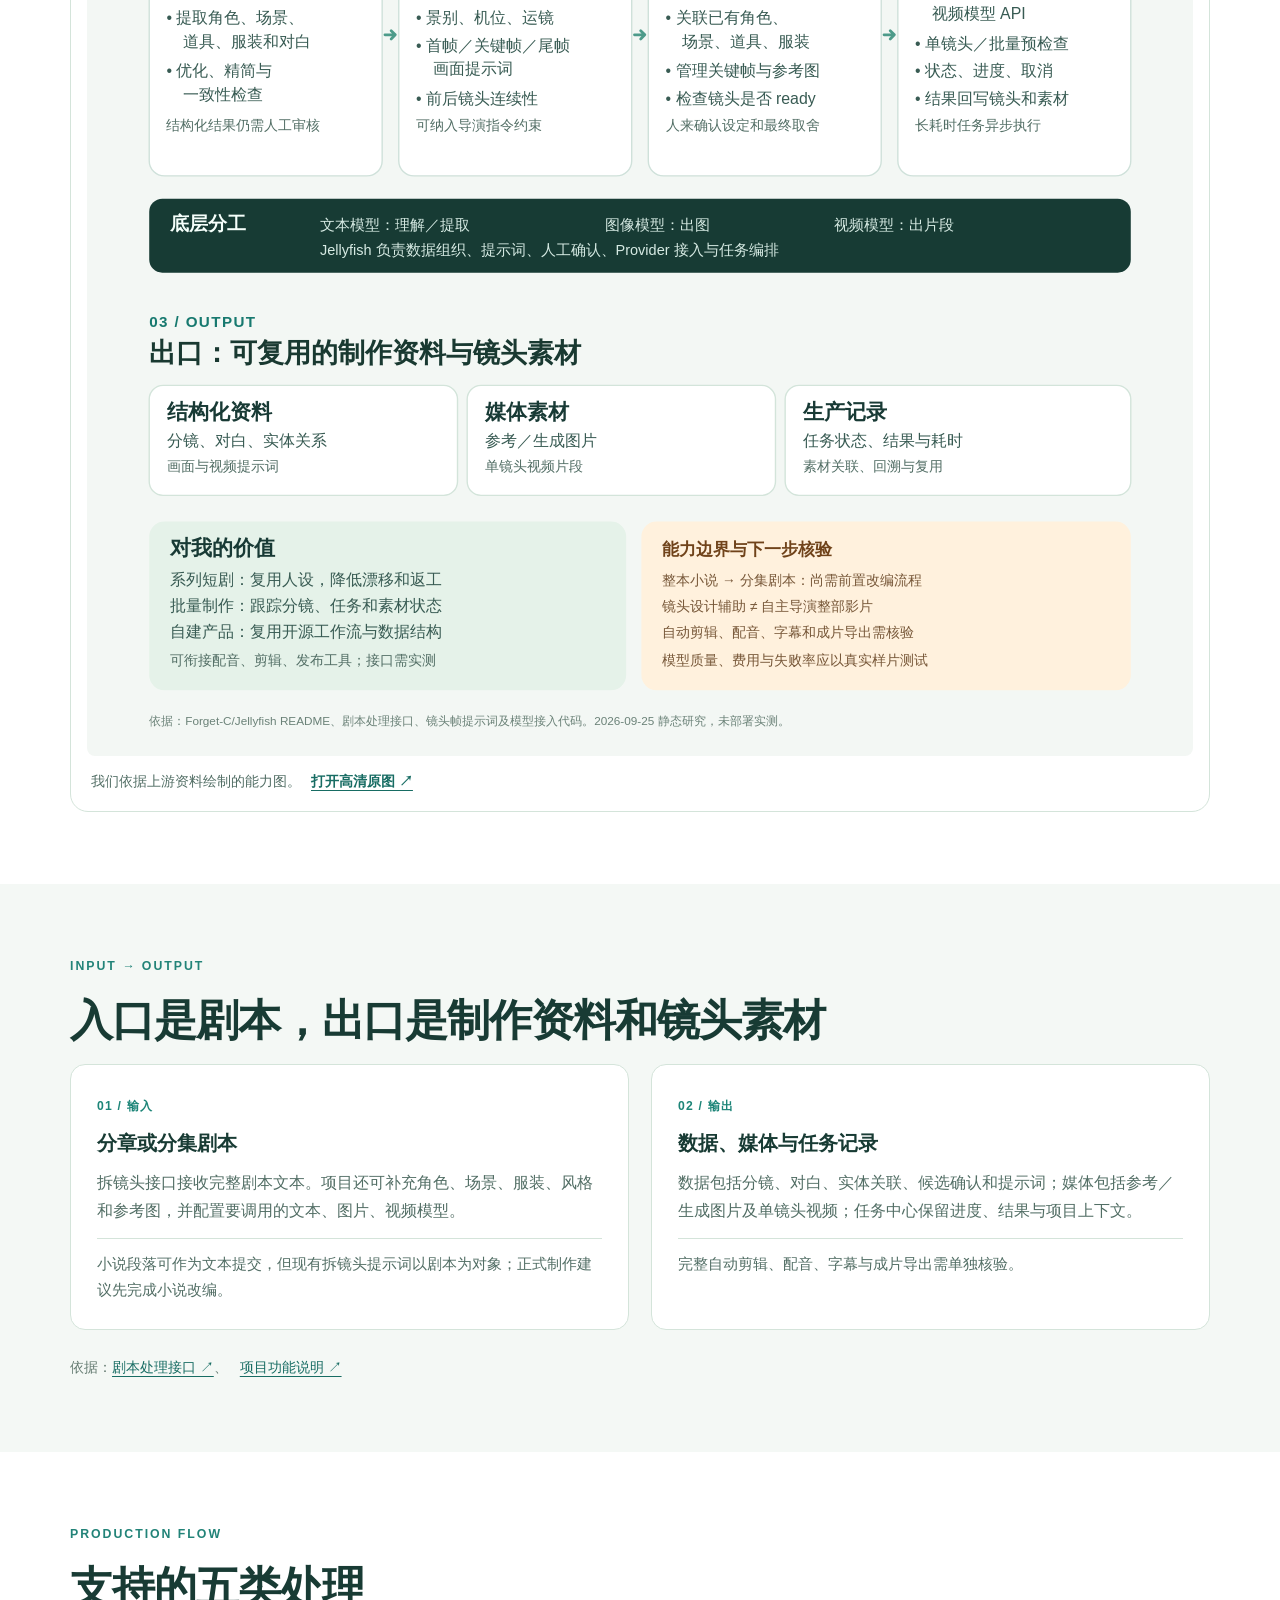
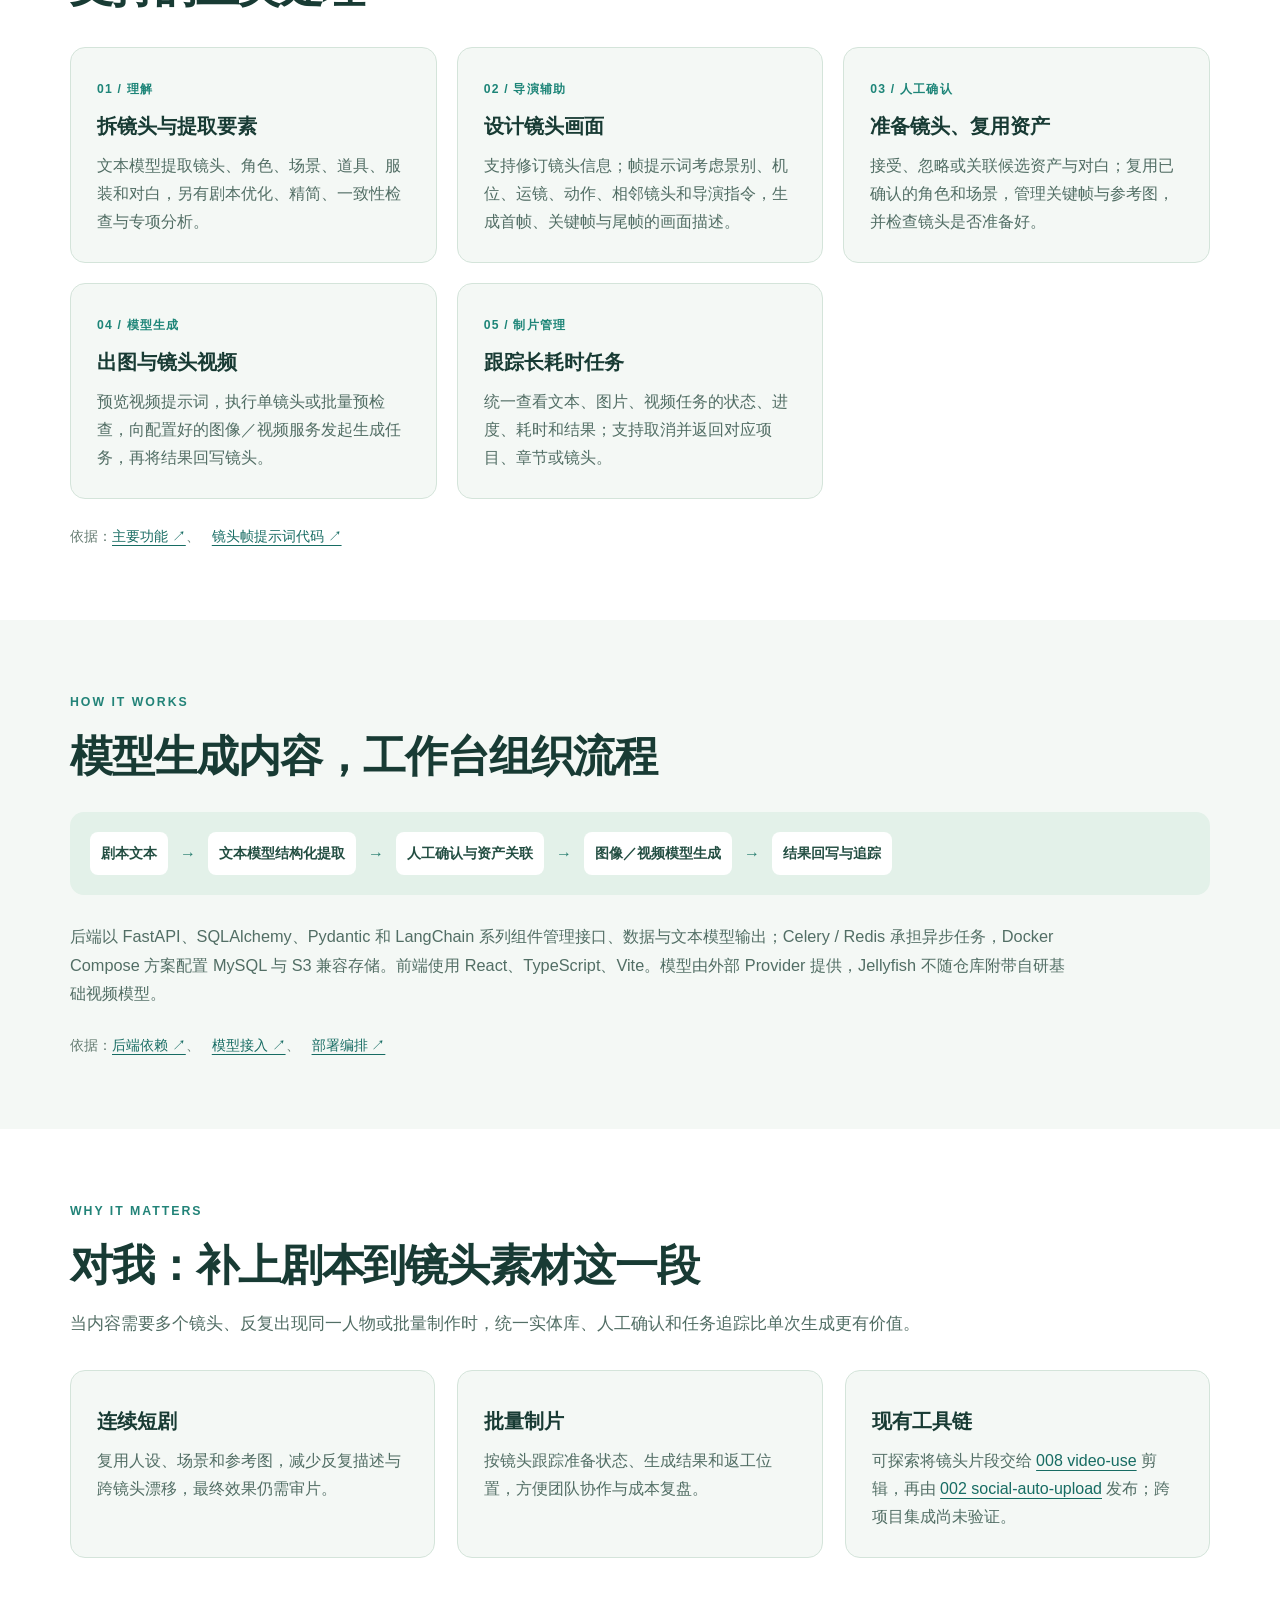
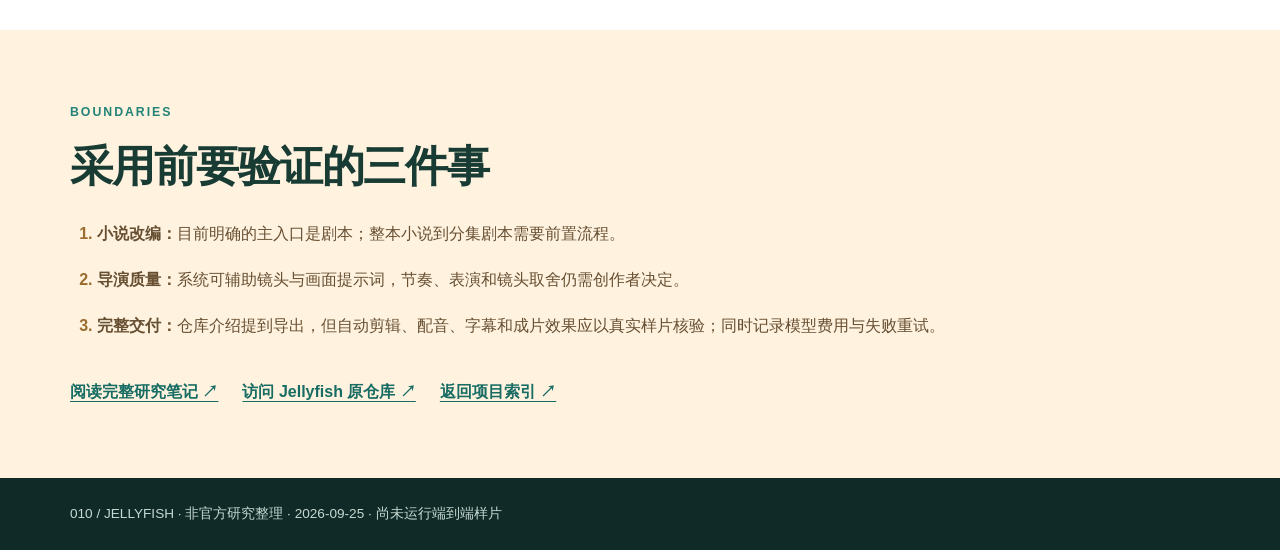
<file: docs/projects/010-jellyfish/index.html>
<!doctype html>
<html lang="zh-CN">
<head>
  <meta charset="utf-8">
  <meta name="viewport" content="width=device-width, initial-scale=1">
  <meta name="description" content="Jellyfish 是 AI 短剧生产工作台：以分章剧本为入口，支持剧本理解、分镜与导演提示、资产复用、镜头级图片和视频生成，输出结构化资料和镜头素材。">
  <meta name="theme-color" content="#102a28">
  <title>Jellyfish 短剧工作台能力导读 · 010 开源项目研究</title>
  <link rel="stylesheet" href="./style.css">
</head>
<body id="top">
  <a class="skip-link" href="#main">跳到正文</a>
  <header class="site-header"><div class="shell nav-row">
    <a class="brand" href="../../index.html"><span class="brand-number">010</span><span>PROJECT RESEARCH<small>JELLYFISH / 短剧工作台</small></span></a>
    <nav aria-label="页面导航"><a href="#overview">一图总览</a><a href="#input-output">输入与输出</a><a href="#capabilities">处理能力</a><a href="#principle">底层原理</a><a href="#value">对我的价值</a><a href="#limits">能力边界</a></nav>
  </div></header>
  <main id="main">
    <section class="hero"><div class="shell">
      <p class="eyebrow">010 / AI SHORT DRAMA STUDIO</p>
      <h1>从剧本到镜头素材的<br><em>短剧生产工作台。</em></h1>
      <p class="hero-lead">Jellyfish 以分章剧本为入口，组织剧本拆解、分镜与导演提示、角色和场景复用、人工确认及图片／视频生成。它主要交付结构化制作资料与单镜头素材，供后续审片和剪辑使用。</p>
      <div class="hero-actions"><a class="button button-primary" href="#overview">看完整引导图 ↓</a><a class="button button-outline" href="https://github.com/Forget-C/Jellyfish" target="_blank" rel="noopener noreferrer">查看原仓库 ↗</a></div>
      <p class="hero-note">依据上游 README 与关键代码整理 · 2026-09-25 · 静态研究，未部署实测</p>
    </div></section>

    <section class="section" id="overview" aria-labelledby="overview-title"><div class="shell">
      <p class="eyebrow">ONE-PAGE GUIDE</p><h2 id="overview-title">一张图看清入口、处理、出口与边界</h2>
      <p class="section-lead">顺着图中箭头阅读：剧本由文本模型转成分镜候选；创作者确认设定与镜头；工作台再调度外部图像和视频模型，保存结果与任务上下文。</p>
      <figure class="overview-figure"><a href="./assets/overview.svg" target="_blank" rel="noopener noreferrer" aria-label="打开 Jellyfish 高清引导图"><img src="./assets/overview.svg" width="1600" height="1990" alt="Jellyfish 一图总览：分章剧本为入口，经过剧本理解、导演分镜辅助、镜头与资产确认、外部模型生成，输出分镜资料、图片、单镜头视频和任务记录；下方标出模型分工、使用价值以及小说改编和成片导出的边界。" loading="eager"></a><figcaption>我们依据上游资料绘制的能力图。<a href="./assets/overview.svg" target="_blank" rel="noopener noreferrer">打开高清原图 ↗</a></figcaption></figure>
    </div></section>

    <section class="section tint" id="input-output" aria-labelledby="input-output-title"><div class="shell">
      <p class="eyebrow">INPUT → OUTPUT</p><h2 id="input-output-title">入口是剧本，出口是制作资料和镜头素材</h2>
      <div class="io-grid">
        <article><span class="step">01 / 输入</span><h3>分章或分集剧本</h3><p>拆镜头接口接收完整剧本文本。项目还可补充角色、场景、服装、风格和参考图，并配置要调用的文本、图片、视频模型。</p><p class="minor">小说段落可作为文本提交，但现有拆镜头提示词以剧本为对象；正式制作建议先完成小说改编。</p></article>
        <article><span class="step">02 / 输出</span><h3>数据、媒体与任务记录</h3><p>数据包括分镜、对白、实体关联、候选确认和提示词；媒体包括参考／生成图片及单镜头视频；任务中心保留进度、结果与项目上下文。</p><p class="minor">完整自动剪辑、配音、字幕与成片导出需单独核验。</p></article>
      </div>
      <p class="source-line">依据：<a href="https://github.com/Forget-C/Jellyfish/blob/main/backend/app/api/v1/routes/script_processing.py" target="_blank" rel="noopener noreferrer">剧本处理接口 ↗</a>、<a href="https://github.com/Forget-C/Jellyfish#readme" target="_blank" rel="noopener noreferrer">项目功能说明 ↗</a></p>
    </div></section>

    <section class="section" id="capabilities" aria-labelledby="capabilities-title"><div class="shell">
      <p class="eyebrow">PRODUCTION FLOW</p><h2 id="capabilities-title">支持的五类处理</h2>
      <div class="cap-grid">
        <article><span class="step">01 / 理解</span><h3>拆镜头与提取要素</h3><p>文本模型提取镜头、角色、场景、道具、服装和对白，另有剧本优化、精简、一致性检查与专项分析。</p></article>
        <article><span class="step">02 / 导演辅助</span><h3>设计镜头画面</h3><p>支持修订镜头信息；帧提示词考虑景别、机位、运镜、动作、相邻镜头和导演指令，生成首帧、关键帧与尾帧的画面描述。</p></article>
        <article><span class="step">03 / 人工确认</span><h3>准备镜头、复用资产</h3><p>接受、忽略或关联候选资产与对白；复用已确认的角色和场景，管理关键帧与参考图，并检查镜头是否准备好。</p></article>
        <article><span class="step">04 / 模型生成</span><h3>出图与镜头视频</h3><p>预览视频提示词，执行单镜头或批量预检查，向配置好的图像／视频服务发起生成任务，再将结果回写镜头。</p></article>
        <article><span class="step">05 / 制片管理</span><h3>跟踪长耗时任务</h3><p>统一查看文本、图片、视频任务的状态、进度、耗时和结果；支持取消并返回对应项目、章节或镜头。</p></article>
      </div>
      <p class="source-line">依据：<a href="https://github.com/Forget-C/Jellyfish#readme" target="_blank" rel="noopener noreferrer">主要功能 ↗</a>、<a href="https://github.com/Forget-C/Jellyfish/blob/main/backend/app/chains/agents/shot_frame_prompt_agents.py" target="_blank" rel="noopener noreferrer">镜头帧提示词代码 ↗</a></p>
    </div></section>

    <section class="section tint" id="principle" aria-labelledby="principle-title"><div class="shell">
      <p class="eyebrow">HOW IT WORKS</p><h2 id="principle-title">模型生成内容，工作台组织流程</h2>
      <div class="principle"><span>剧本文本</span><b aria-hidden="true">→</b><span>文本模型结构化提取</span><b aria-hidden="true">→</b><span>人工确认与资产关联</span><b aria-hidden="true">→</b><span>图像／视频模型生成</span><b aria-hidden="true">→</b><span>结果回写与追踪</span></div>
      <p class="wide-copy">后端以 FastAPI、SQLAlchemy、Pydantic 和 LangChain 系列组件管理接口、数据与文本模型输出；Celery / Redis 承担异步任务，Docker Compose 方案配置 MySQL 与 S3 兼容存储。前端使用 React、TypeScript、Vite。模型由外部 Provider 提供，Jellyfish 不随仓库附带自研基础视频模型。</p>
      <p class="source-line">依据：<a href="https://github.com/Forget-C/Jellyfish/blob/main/backend/pyproject.toml" target="_blank" rel="noopener noreferrer">后端依赖 ↗</a>、<a href="https://github.com/Forget-C/Jellyfish/blob/main/backend/app/services/llm/provider_bootstrap.py" target="_blank" rel="noopener noreferrer">模型接入 ↗</a>、<a href="https://github.com/Forget-C/Jellyfish/blob/main/deploy/compose/docker-compose.yml" target="_blank" rel="noopener noreferrer">部署编排 ↗</a></p>
    </div></section>

    <section class="section" id="value" aria-labelledby="value-title"><div class="shell">
      <p class="eyebrow">WHY IT MATTERS</p><h2 id="value-title">对我：补上剧本到镜头素材这一段</h2>
      <p class="section-lead">当内容需要多个镜头、反复出现同一人物或批量制作时，统一实体库、人工确认和任务追踪比单次生成更有价值。</p>
      <div class="value-grid"><article><h3>连续短剧</h3><p>复用人设、场景和参考图，减少反复描述与跨镜头漂移，最终效果仍需审片。</p></article><article><h3>批量制片</h3><p>按镜头跟踪准备状态、生成结果和返工位置，方便团队协作与成本复盘。</p></article><article><h3>现有工具链</h3><p>可探索将镜头片段交给 <a href="../008-video-use/">008 video-use</a> 剪辑，再由 <a href="../002-social-auto-upload/">002 social-auto-upload</a> 发布；跨项目集成尚未验证。</p></article></div>
    </div></section>

    <section class="section limits" id="limits" aria-labelledby="limits-title"><div class="shell">
      <p class="eyebrow">BOUNDARIES</p><h2 id="limits-title">采用前要验证的三件事</h2>
      <ol><li><strong>小说改编：</strong>目前明确的主入口是剧本；整本小说到分集剧本需要前置流程。</li><li><strong>导演质量：</strong>系统可辅助镜头与画面提示词，节奏、表演和镜头取舍仍需创作者决定。</li><li><strong>完整交付：</strong>仓库介绍提到导出，但自动剪辑、配音、字幕和成片效果应以真实样片核验；同时记录模型费用与失败重试。</li></ol>
      <div class="bottom-links"><a href="https://github.com/yydshly/0925_codex_project/blob/main/projects/010-jellyfish/README.md" target="_blank" rel="noopener noreferrer">阅读完整研究笔记 ↗</a><a href="https://github.com/Forget-C/Jellyfish" target="_blank" rel="noopener noreferrer">访问 Jellyfish 原仓库 ↗</a><a href="../../index.html">返回项目索引 ↗</a></div>
    </div></section>
  </main>
  <footer><div class="shell">010 / JELLYFISH · 非官方研究整理 · 2026-09-25 · 尚未运行端到端样片</div></footer>
</body>
</html>
</file>
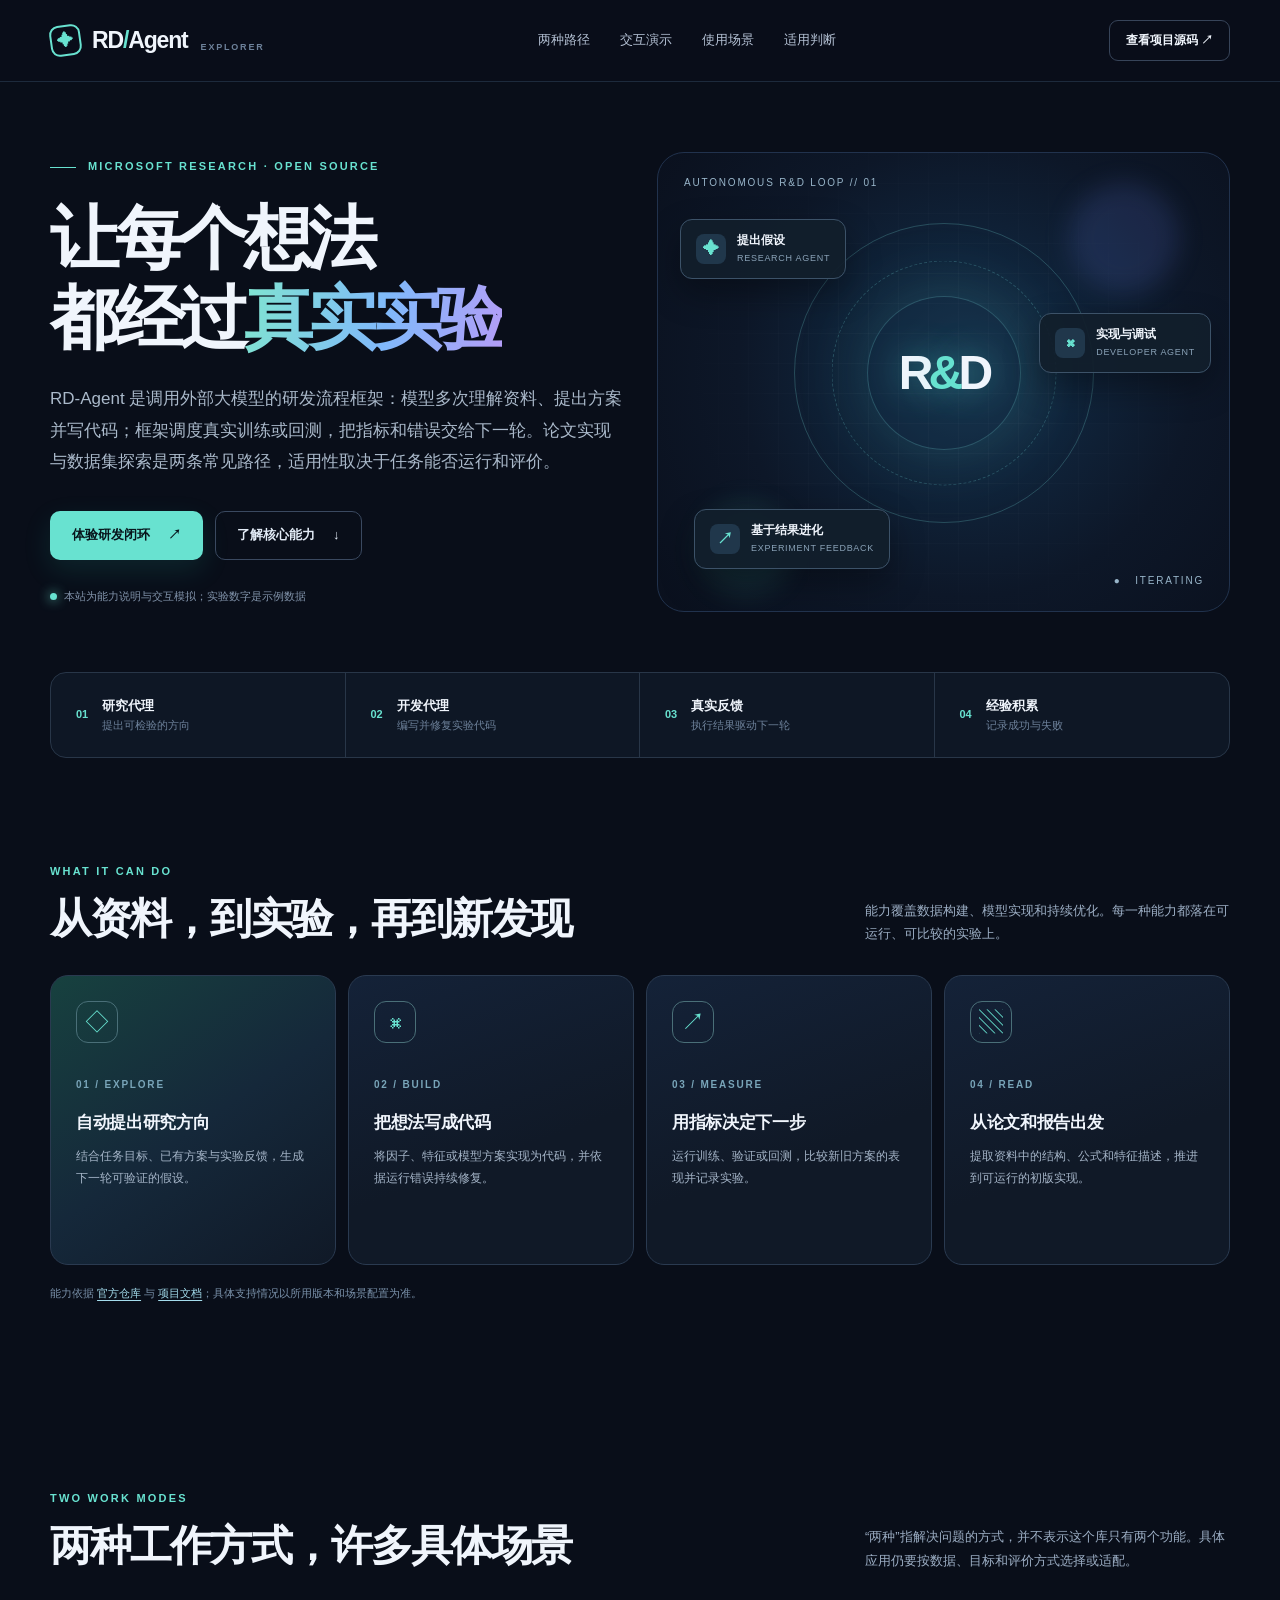
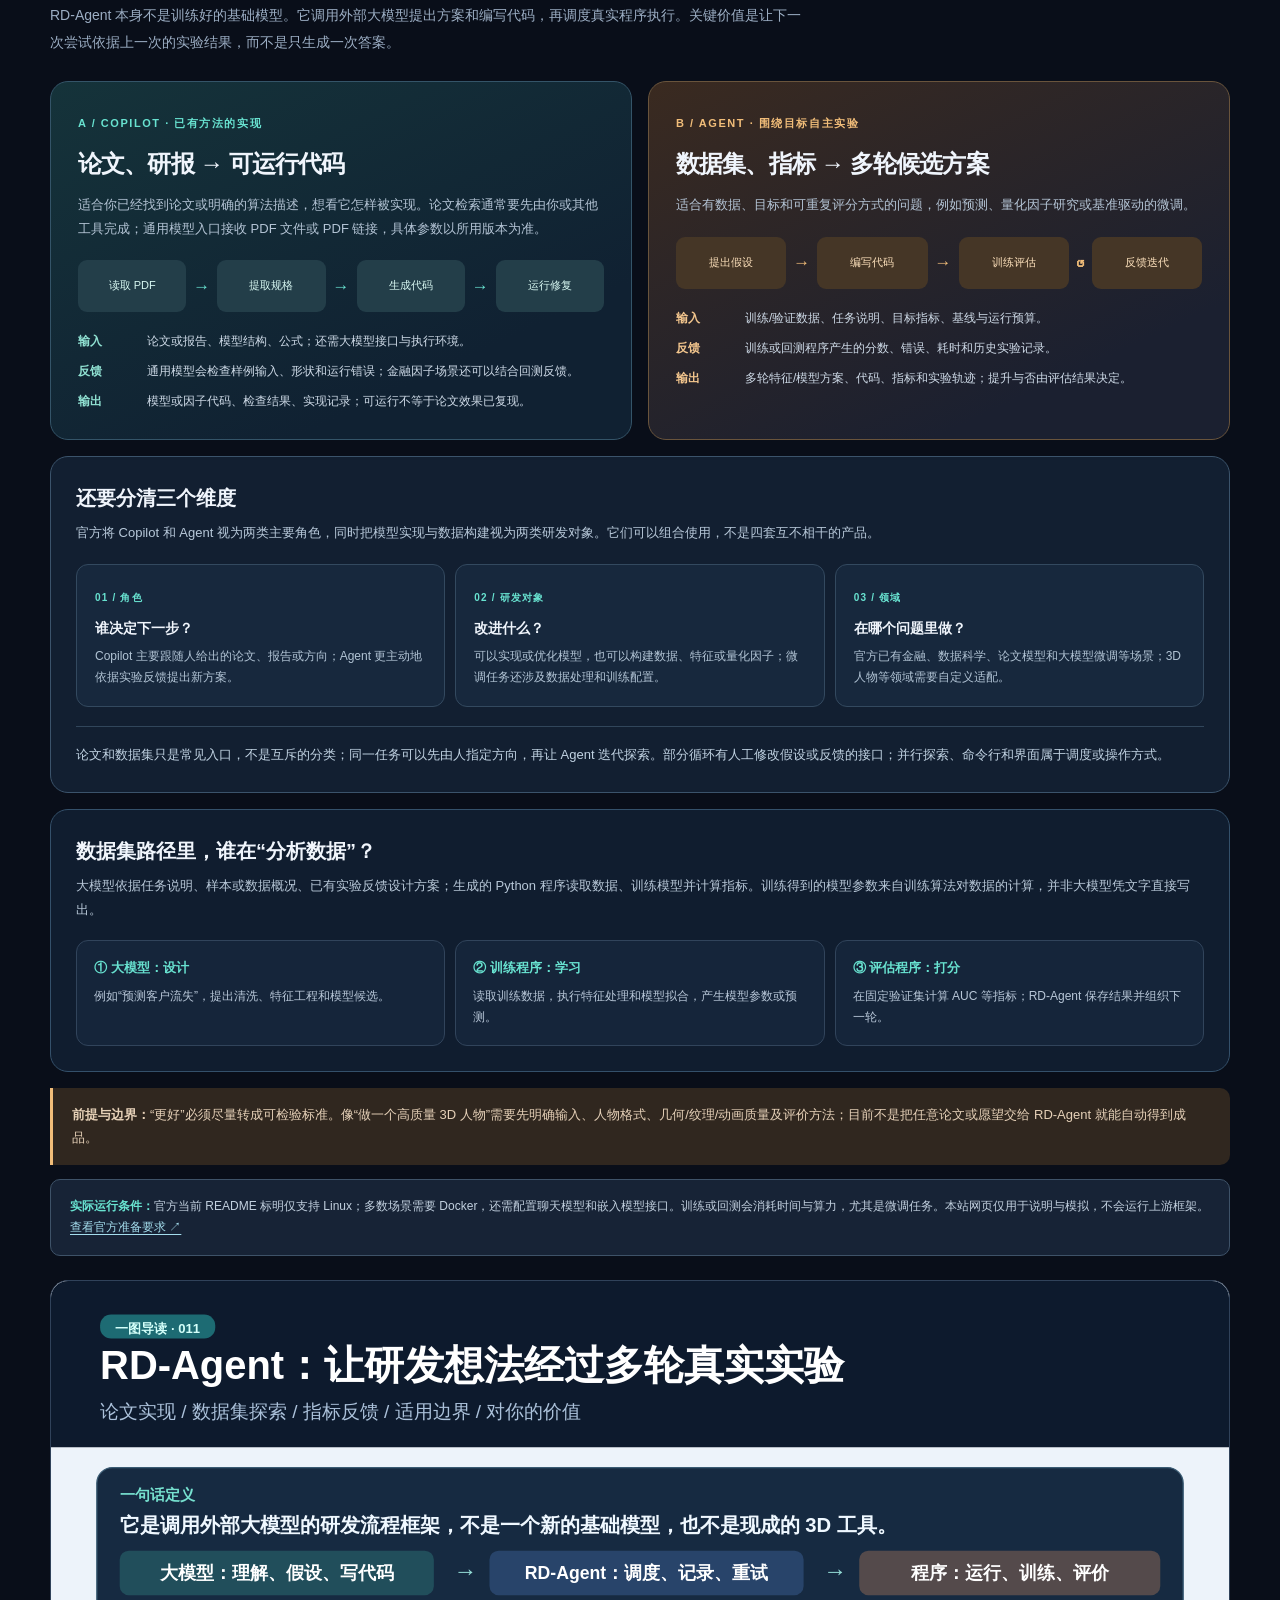
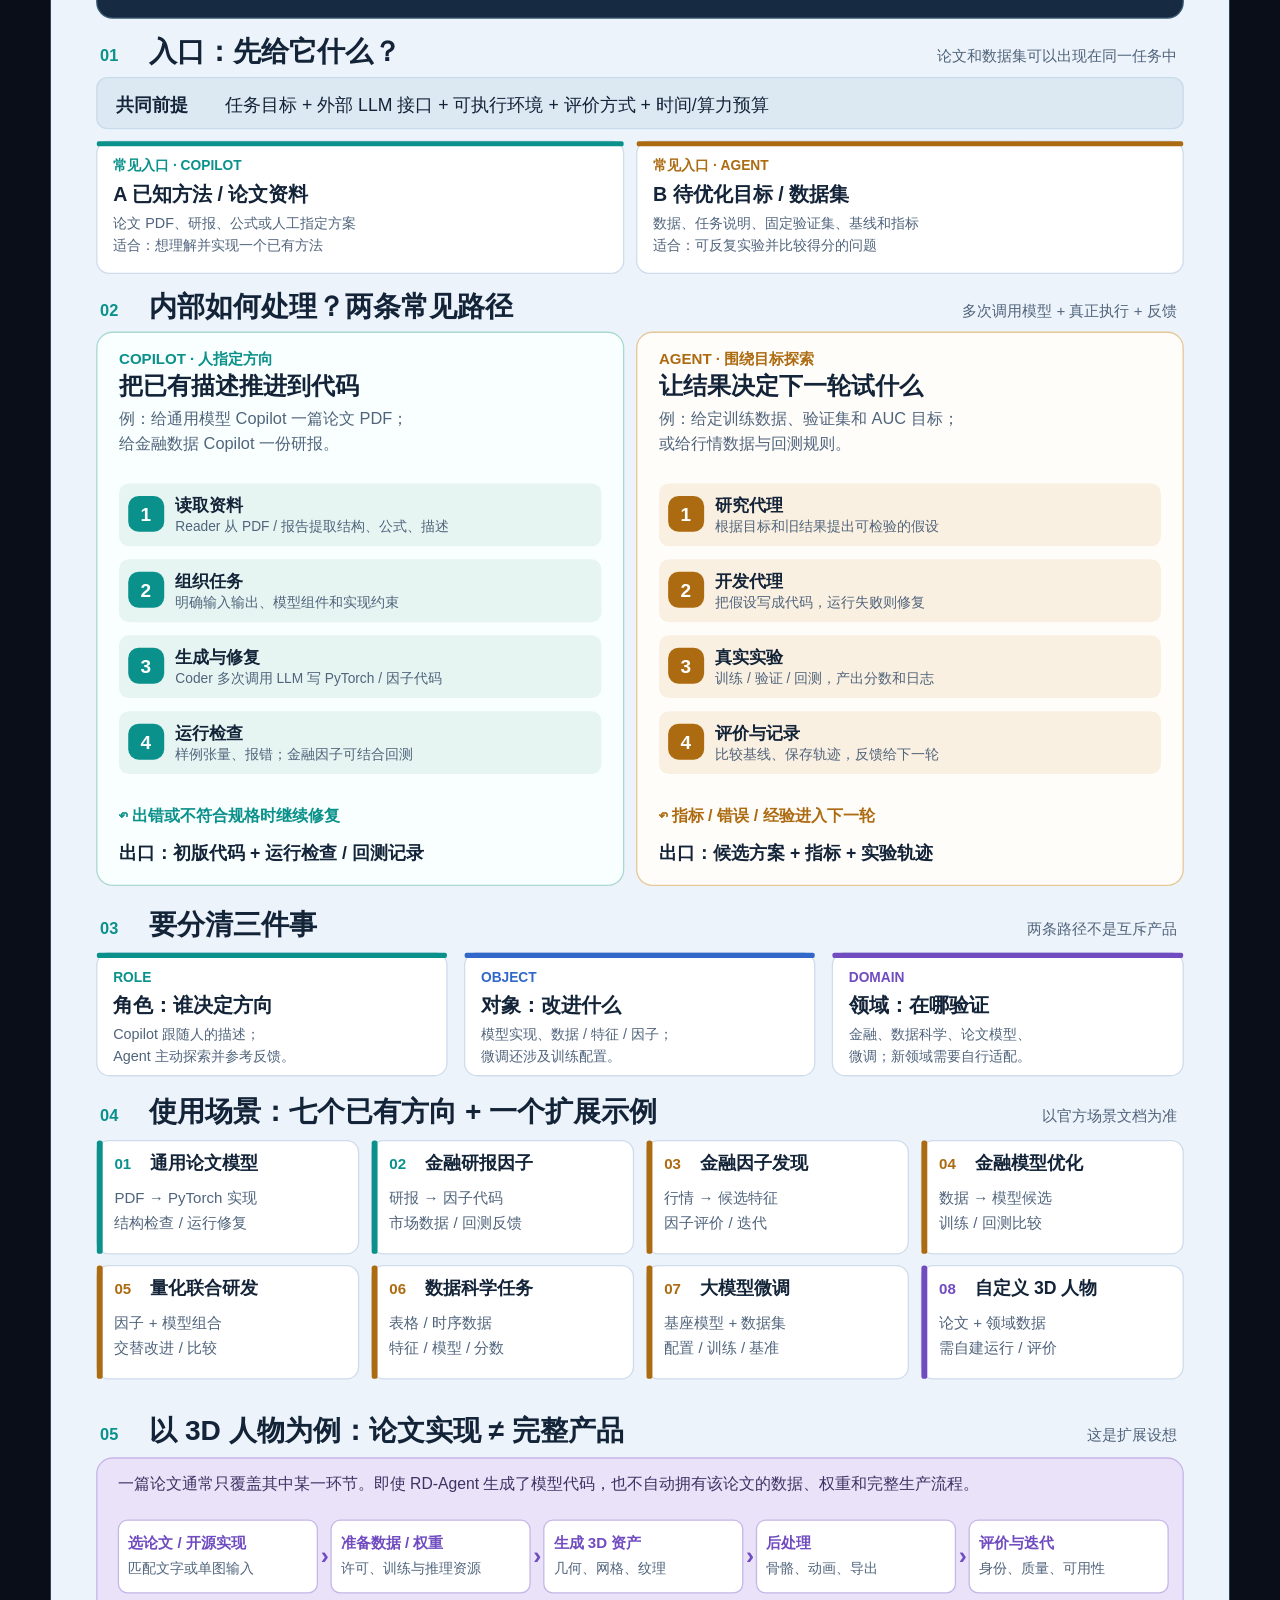
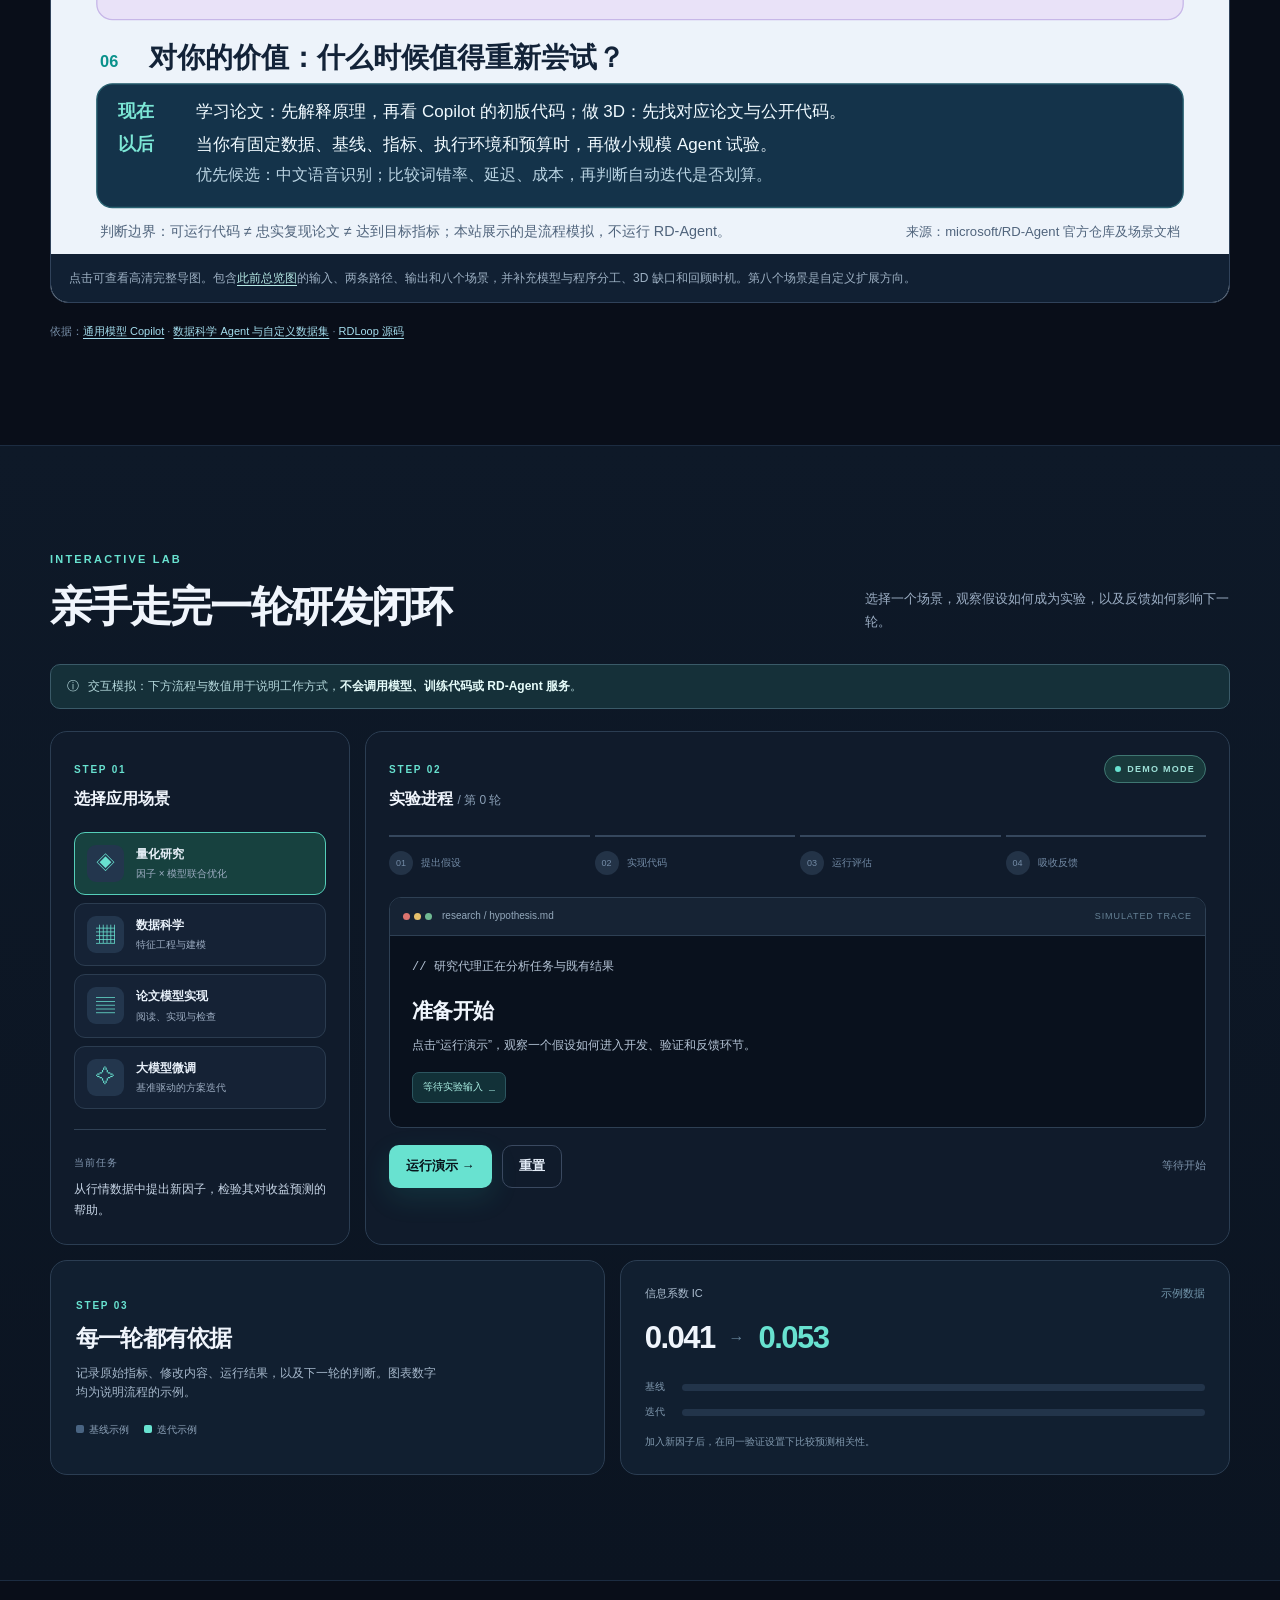
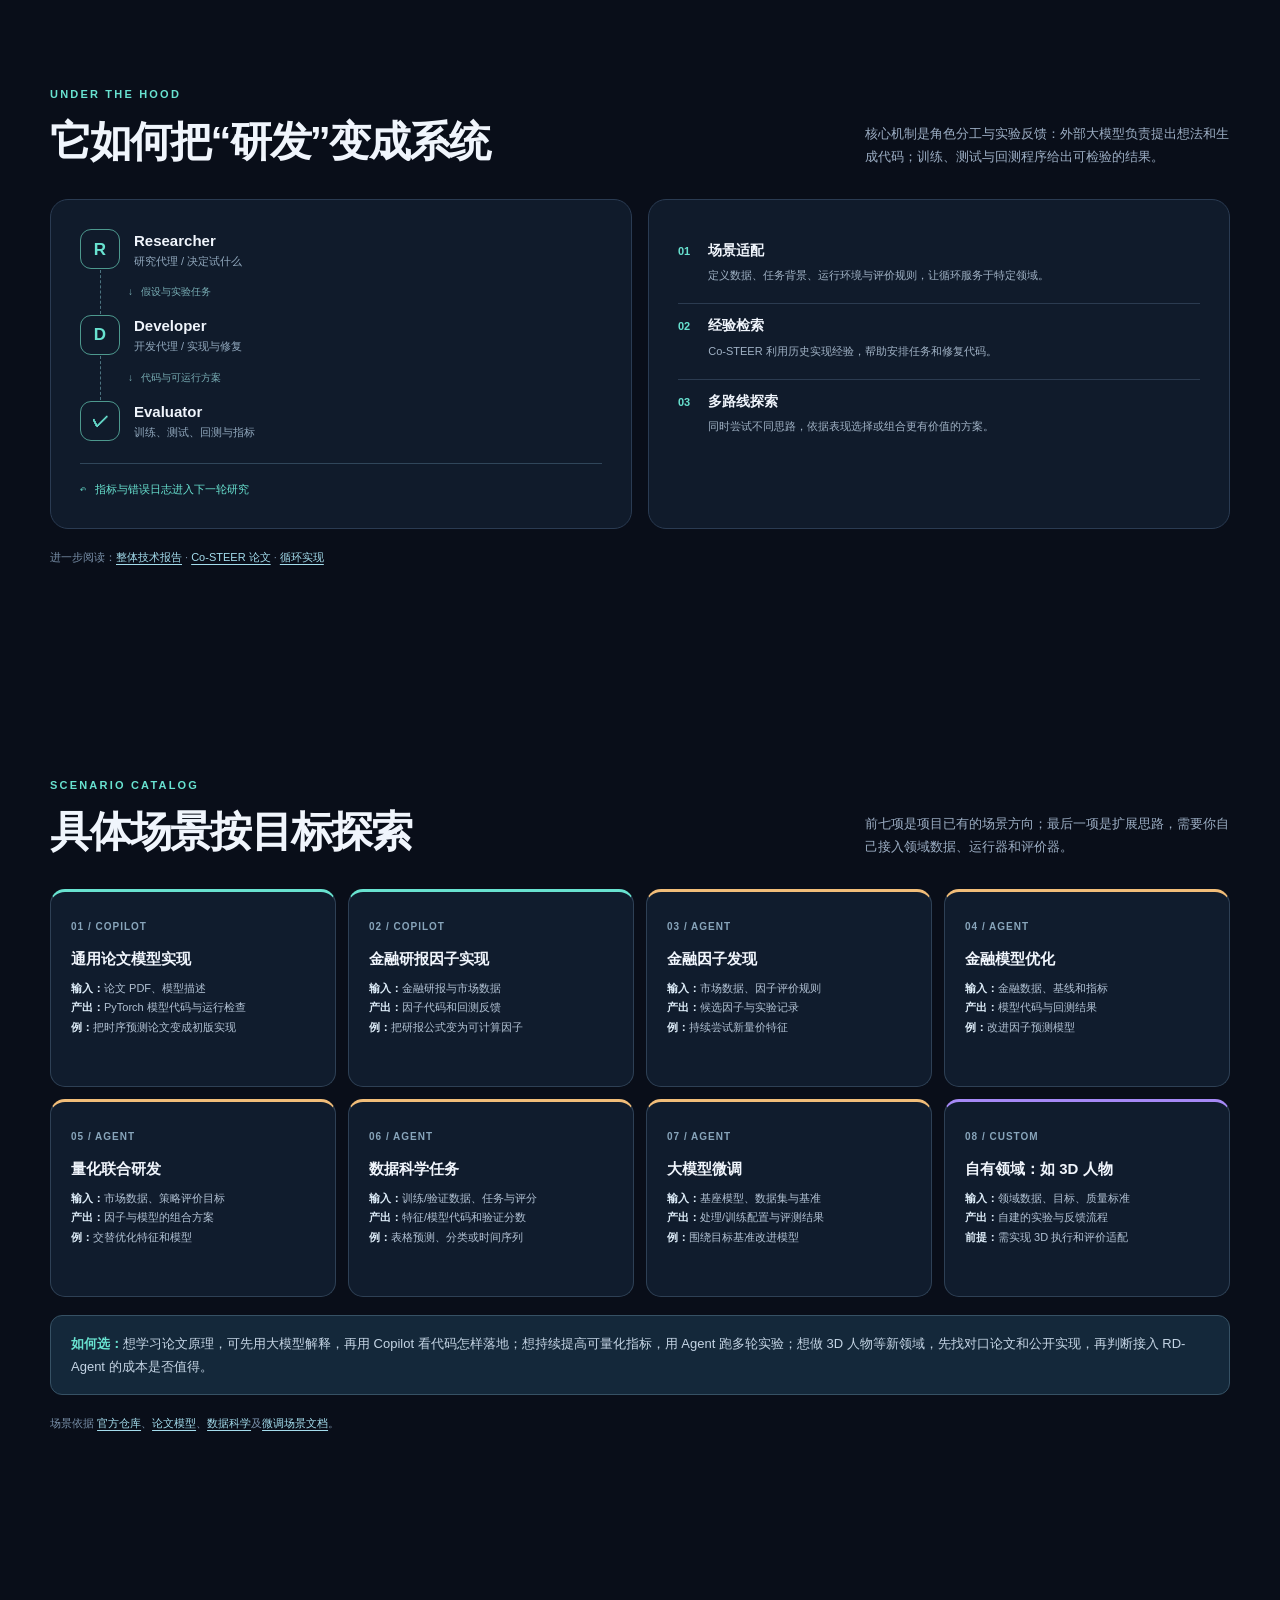
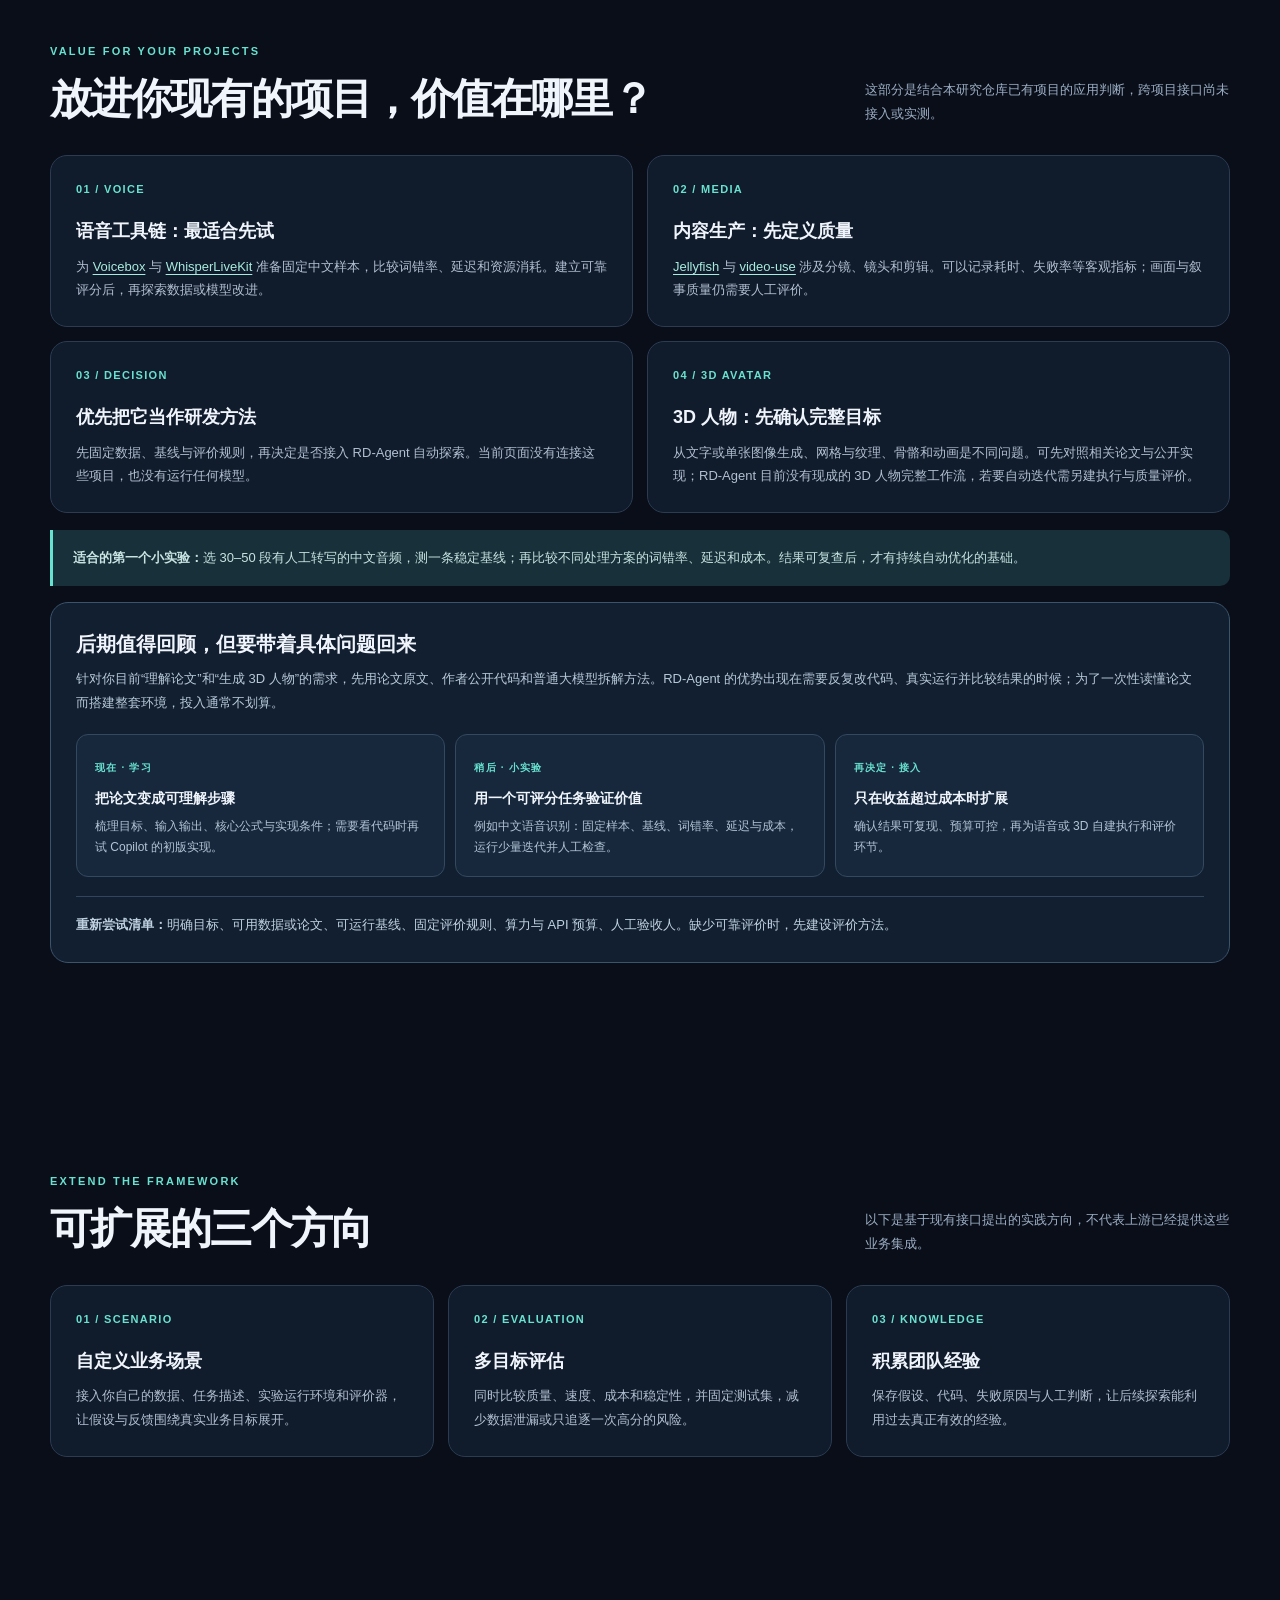
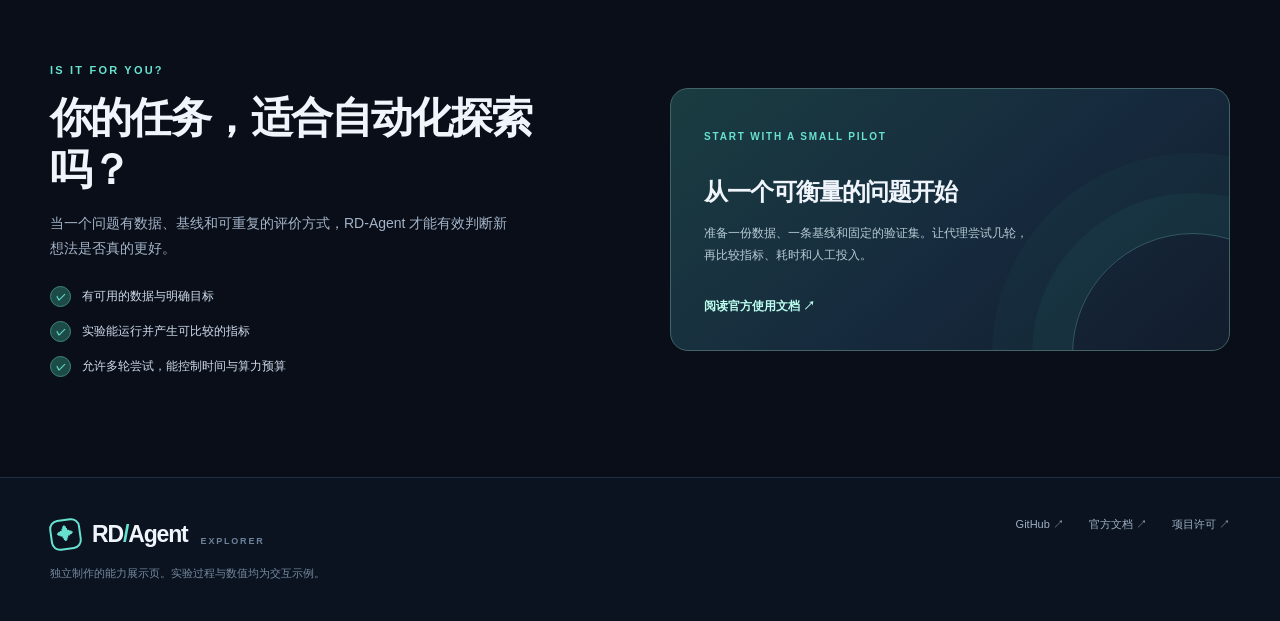
<file: docs/projects/011-rd-agent/index.html>
<!doctype html>
<html lang="zh-CN">
<head>
  <meta charset="utf-8">
  <meta name="viewport" content="width=device-width, initial-scale=1">
  <meta name="theme-color" content="#090e19">
  <meta name="description" content="一图理解 RD-Agent：外部大模型多次生成方案与代码，框架调度真实实验并根据指标反馈迭代；梳理论文实现、数据集探索、八类场景、3D 边界和何时值得重新尝试。">
  <link rel="icon" type="image/svg+xml" href="data:image/svg+xml,%3Csvg%20xmlns%3D%22http%3A%2F%2Fwww.w3.org%2F2000%2Fsvg%22%20viewBox%3D%220%200%2064%2064%22%3E%3Crect%20width%3D%2264%22%20height%3D%2264%22%20rx%3D%2214%22%20fill%3D%22%230b1827%22%2F%3E%3Cpath%20d%3D%22M13%2017h17a11%2011%200%200%201%200%2022H13zm0%200v30m0-8h17m10-21v29m0-15%2012-14m-12%2014%2012%2015%22%20fill%3D%22none%22%20stroke%3D%22%2368e2d0%22%20stroke-width%3D%226%22%20stroke-linecap%3D%22round%22%20stroke-linejoin%3D%22round%22%2F%3E%3C%2Fsvg%3E">
  <title>RD-Agent Explorer · 自动化研发能力展示</title>
  <style>
    :root{color-scheme:dark;--bg:#090e19;--panel:#101828;--panel2:#131e30;--line:#273449;--ink:#f0f5fc;--muted:#9caec4;--quiet:#6d819a;--cyan:#68e2d0;--blue:#78a8ff;--purple:#a689f6;--gold:#f1bd79;--radius:20px}
    *{box-sizing:border-box}html{scroll-behavior:smooth}body{margin:0;background:var(--bg);color:var(--ink);font-family:Inter,"Segoe UI","Microsoft YaHei",Arial,sans-serif;line-height:1.6}button,a{font:inherit}button{cursor:pointer}a{color:inherit;text-decoration:none}a:focus-visible,button:focus-visible{outline:2px solid var(--cyan);outline-offset:4px}::selection{background:#297f8c;color:#fff}
    .skip{position:absolute;top:-50px;left:12px;background:var(--cyan);color:#07131b;padding:8px 14px;z-index:100}.skip:focus{top:12px}
    .wrap{width:min(1180px,calc(100% - 48px));margin:auto}.header{height:82px;border-bottom:1px solid #1d2a3c;position:relative;z-index:5;background:rgba(9,14,25,.92)}.header-inner{height:100%;display:flex;align-items:center;justify-content:space-between;gap:24px}.brand{font-weight:800;letter-spacing:-.05em;font-size:23px;white-space:nowrap;display:inline-flex;align-items:center;gap:11px}.brand-mark{width:31px;height:31px;border:2px solid var(--cyan);border-radius:9px;display:grid;place-items:center;color:var(--cyan);font-size:16px;font-weight:900;letter-spacing:0;transform:rotate(-8deg)}.brand em{font-style:normal;color:var(--cyan)}.brand small{font-size:9px;font-weight:800;letter-spacing:.2em;color:var(--quiet);margin-left:2px;align-self:flex-end;margin-bottom:5px}.nav{display:flex;gap:30px;color:#b5c2d5;font-size:13px}.nav a:hover,.footer a:hover{color:var(--cyan)}.external{border:1px solid #374459;border-radius:9px;padding:10px 16px;font-size:12px;font-weight:750;white-space:nowrap}.external:hover{border-color:var(--cyan);color:var(--cyan)}
    .hero{display:grid;grid-template-columns:1fr 1fr;min-height:580px;align-items:center;gap:34px;padding:70px 0 60px}.eyebrow,.kicker{font-size:11px;font-weight:800;letter-spacing:.2em;color:var(--cyan);text-transform:uppercase;margin:0 0 22px}.eyebrow:before{content:"";display:inline-block;width:26px;height:1px;background:var(--cyan);vertical-align:middle;margin-right:12px}.hero h1{font-size:clamp(46px,5.4vw,75px);line-height:1.16;letter-spacing:-.065em;margin:0 0 25px;font-weight:820}.gradient{background:linear-gradient(100deg,#80e5d0 0%,#80b9fb 55%,#b49df7 100%);color:transparent;background-clip:text}.hero-lead{max-width:590px;color:#aab9ca;font-size:17px;line-height:1.85;margin:0}.actions{display:flex;gap:12px;flex-wrap:wrap;margin-top:34px}.btn{display:inline-flex;align-items:center;justify-content:center;gap:18px;border-radius:10px;padding:13px 21px;font-size:13px;font-weight:800;border:1px solid transparent;min-height:46px}.btn-primary{color:#07141b;background:var(--cyan);box-shadow:0 10px 28px #24c7b021}.btn-primary:hover{background:#9af0e2;transform:translateY(-1px)}.btn-secondary{background:transparent;border-color:#3a4960;color:#e3ecf7}.btn-secondary:hover{border-color:var(--cyan);color:var(--cyan)}.hero-note{font-size:11px;color:#8193aa;margin:28px 0 0}.dot{width:7px;height:7px;background:var(--cyan);border-radius:50%;display:inline-block;box-shadow:0 0 12px var(--cyan);margin-right:7px}
    .hero-art{height:460px;position:relative;overflow:hidden;border-radius:27px;border:1px solid #21324d;background:radial-gradient(circle at 54% 47%,#1a3952 0,#10243b 28%,#0d1728 58%,#0a101d 100%)}.hero-art:before{content:"";position:absolute;inset:0;background-image:linear-gradient(#ffffff08 1px,transparent 1px),linear-gradient(90deg,#ffffff08 1px,transparent 1px);background-size:30px 30px;mask-image:radial-gradient(circle,#000 12%,transparent 78%)}.halo{position:absolute;left:50%;top:48%;border:1px solid #75deda3d;border-radius:50%;transform:translate(-50%,-50%)}.halo.h1{width:300px;height:300px}.halo.h2{width:225px;height:225px;border-style:dashed;animation:spin 34s linear infinite}.halo.h3{width:154px;height:154px;background:#142f4655;box-shadow:0 0 80px #56e6cd26}.core{position:absolute;left:50%;top:48%;transform:translate(-50%,-50%);font-size:48px;font-weight:900;letter-spacing:-.1em;white-space:nowrap;text-shadow:0 0 36px #51d7d27b}.core span{color:var(--cyan)}.orb{position:absolute;border-radius:50%;filter:blur(12px)}.orb.one{width:110px;height:110px;background:#7189fc25;top:30px;right:50px}.orb.two{width:95px;height:95px;background:#55e2cd1a;bottom:15px;left:40px}.art-label{position:absolute;font-size:10px;letter-spacing:.18em;color:#98b5c9}.art-label.top{top:22px;left:26px}.art-label.bottom{bottom:22px;right:25px}.art-card{position:absolute;display:flex;align-items:center;gap:11px;padding:13px 15px;background:#121e2bee;border:1px solid #3c5268;border-radius:12px;box-shadow:0 14px 35px #0005;min-width:165px}.art-card i{font-style:normal;width:30px;height:30px;border-radius:8px;display:grid;place-items:center;background:#20374b;color:var(--cyan);font-weight:900}.art-card strong{font-size:12px;display:block;line-height:1.25}.art-card small{display:block;font-size:9px;color:#8aa2b7;letter-spacing:.08em;margin-top:3px}.art-card.a{top:66px;left:22px}.art-card.b{right:18px;top:160px}.art-card.c{left:36px;bottom:42px}@keyframes spin{to{transform:translate(-50%,-50%) rotate(360deg)}}
    .strip{display:grid;grid-template-columns:repeat(4,1fr);border:1px solid #283648;background:#0e1725;border-radius:16px;overflow:hidden}.strip-item{padding:23px 25px;border-right:1px solid #283648;display:flex;gap:14px;align-items:center}.strip-item:last-child{border:0}.strip-item b{font-size:11px;color:var(--cyan)}.strip-item strong{display:block;font-size:13px}.strip-item span{display:block;font-size:11px;color:var(--quiet)}
    section.block{padding:105px 0}.section-head{display:flex;justify-content:space-between;align-items:end;gap:32px;margin-bottom:30px}.section-head h2,.fit h2{font-size:clamp(29px,3.5vw,42px);line-height:1.25;letter-spacing:-.045em;margin:0}.section-head p:last-child{color:var(--muted);max-width:365px;font-size:13px;margin:0;line-height:1.8}.kicker{margin-bottom:12px}.cards{display:grid;grid-template-columns:repeat(4,1fr);gap:12px}.cap{min-height:290px;background:linear-gradient(160deg,#142238,#101927 60%);border:1px solid #2a3a50;border-radius:18px;padding:25px;position:relative;overflow:hidden}.cap:first-child{background:linear-gradient(145deg,#17413f,#15283a 52%,#101927)}.cap-icon{width:42px;height:42px;border:1px solid #4a6f78;border-radius:12px;display:grid;place-items:center;color:var(--cyan);font-size:24px;margin-bottom:27px}.cap-num{font-size:10px;color:#79a5b9;letter-spacing:.18em;font-weight:800}.cap h3{font-size:17px;margin:13px 0 10px;letter-spacing:-.02em}.cap p{color:#a5b5c8;font-size:12px;line-height:1.8;margin:0}.source{color:#7990a9;font-size:11px;margin:20px 0 0}.source a{color:#a4dded;text-decoration:underline;text-underline-offset:3px}
    .lab-bg{background:linear-gradient(180deg,#0e1928,#0b1421);border-top:1px solid #1c2c41;border-bottom:1px solid #1c2c41}.notice{display:flex;align-items:flex-start;gap:9px;border:1px solid #3a5a68;background:#153039;padding:12px 16px;border-radius:10px;color:#b5d8dc;font-size:12px;margin-bottom:22px}.notice b{color:#e6fcfa}.lab-grid{display:grid;grid-template-columns:300px 1fr;gap:15px}.panel{background:#101b2b;border:1px solid #2b3d52;border-radius:17px;padding:23px}.panel-step{font-size:10px;color:var(--cyan);font-weight:800;letter-spacing:.18em}.panel h3{font-size:16px;margin:6px 0 20px}.scenario-list{display:grid;gap:8px}.scenario{width:100%;border:1px solid #2b3c50;border-radius:11px;background:#152235;color:#e9f1fa;text-align:left;padding:12px;display:flex;align-items:center;gap:12px}.scenario:hover{border-color:#7fd9cf}.scenario.active{background:#17413f;border-color:#55ceb9}.scenario-icon{width:37px;height:37px;border-radius:9px;display:grid;place-items:center;background:#23364d;color:var(--cyan);font-size:19px;flex:none}.scenario strong{font-size:12px;display:block}.scenario small{font-size:10px;color:#9cacc1;display:block;margin-top:2px}.scenario-summary{border-top:1px solid #304155;padding-top:18px;margin-top:20px}.scenario-summary small{color:#8398b1;font-size:10px;letter-spacing:.1em}.scenario-summary p{font-size:12px;color:#c6d4e5;line-height:1.75;margin:6px 0 0}.exp-top{display:flex;justify-content:space-between;align-items:flex-start;gap:15px}.exp-top h3 span{font-weight:500;color:#8ba0b7;font-size:12px}.demo{font-size:9px;font-weight:800;letter-spacing:.14em;color:#9ee1d8;background:#193a3c;border:1px solid #3f7772;border-radius:99px;padding:6px 10px;white-space:nowrap}.demo:before{content:"";display:inline-block;width:6px;height:6px;border-radius:50%;background:var(--cyan);margin-right:6px}.steps{display:grid;grid-template-columns:repeat(4,1fr);gap:5px;margin:3px 0 22px}.step{border:0;border-top:2px solid #35475d;padding:14px 0 0;background:none;color:#738ba6;text-align:left;display:flex;align-items:center;gap:8px;font-size:10px}.step span{width:24px;height:24px;border-radius:50%;background:#233347;display:grid;place-items:center;font-size:9px;flex:none}.step.current{color:var(--cyan);border-color:var(--cyan)}.step.current span{background:#216055;color:#dbfff6}.step.done{color:#b4dcd8;border-color:#388979}.step.done span{background:#20564e;color:#d8fff4}.terminal{background:#09111d;border:1px solid #2e4054;border-radius:12px;min-height:208px;overflow:hidden}.terminal-top{height:38px;background:#162334;border-bottom:1px solid #2e4054;padding:0 13px;display:flex;align-items:center;gap:10px;color:#94a9bc;font-size:10px}.lights{display:flex;gap:4px}.lights i{width:7px;height:7px;background:#dc746f;border-radius:50%}.lights i:nth-child(2){background:#e5c06c}.lights i:nth-child(3){background:#70b992}.terminal-tag{margin-left:auto;letter-spacing:.1em;color:#668296;font-size:9px}.terminal-body{padding:21px 22px 24px}.terminal-comment{font-family:Consolas,monospace;color:#6991a2;font-size:11px;margin:0 0 14px}.terminal-body h4{font-size:21px;letter-spacing:-.03em;margin:0 0 8px}.terminal-body p{font-size:12px;color:#b5c4d6;line-height:1.8;margin:0 0 15px}.terminal-detail{display:inline-flex;align-items:center;border:1px solid #2c5660;border-radius:7px;background:#123138;color:#a8ece1;padding:7px 10px;font-size:10px;font-family:Consolas,monospace;line-height:1.5}.exp-actions{display:flex;align-items:center;gap:10px;margin-top:17px;flex-wrap:wrap}.exp-actions .btn{padding:10px 16px;min-height:40px}.state{margin-left:auto;color:#7e94ac;font-size:11px}
    .results{display:grid;grid-template-columns:1fr 1.1fr;gap:15px;margin-top:15px}.result-copy{background:#111f30;border:1px solid #2b3d52;border-radius:17px;padding:25px;display:flex;flex-direction:column;justify-content:center}.result-copy h3{font-size:23px;letter-spacing:-.035em;margin:6px 0 7px}.result-copy p{font-size:12px;color:#a5b7ca;margin:0;max-width:370px}.legend{display:flex;gap:15px;color:#8da2b8;font-size:10px;margin-top:20px}.legend i{width:8px;height:8px;border-radius:2px;background:#496482;display:inline-block;margin-right:5px}.legend i.after{background:var(--cyan)}.metric{background:#111f30;border:1px solid #2b3d52;border-radius:17px;padding:24px}.metric-head{display:flex;justify-content:space-between;color:#aebfd1;font-size:11px}.metric-head em{font-style:normal;color:#7295aa}.metric-values{display:flex;align-items:center;gap:14px;margin:10px 0 17px}.metric-values strong{font-size:31px;letter-spacing:-.05em}.metric-values strong:last-child{color:var(--cyan)}.metric-values span{color:#648198}.bar-row{display:flex;align-items:center;gap:12px;font-size:10px;color:#8099af;margin:9px 0}.bar-row>span{width:25px;flex:none}.bar-track{height:7px;flex:1;border-radius:99px;background:#22344a;overflow:hidden}.bar{height:100%;border-radius:99px;width:0;transition:width .65s ease}.bar.before{background:#577493}.bar.after{background:linear-gradient(90deg,#52baa9,#8eebdb)}.metric p{font-size:10px;color:#8199ae;margin:14px 0 0}
    .architecture-grid{display:grid;grid-template-columns:1fr 1fr;gap:16px}.flow,.detail-list{border:1px solid #2a3b52;border-radius:18px;background:#101b2b;padding:29px}.flow-row{display:flex;align-items:center;gap:14px}.flow-row>span{width:40px;height:40px;border:1px solid #4d998e;color:var(--cyan);border-radius:11px;display:grid;place-items:center;font-weight:900;font-size:17px}.flow-row strong{display:block;font-size:15px}.flow-row small{display:block;font-size:11px;color:#91a8bd}.flow-arrow{height:44px;border-left:1px dashed #4b7480;margin-left:20px;padding-left:27px;display:flex;align-items:center;font-size:10px;color:#79aeb5}.flow-return{font-size:11px;color:var(--cyan);margin-top:22px;border-top:1px solid #30465a;padding-top:17px}.detail{display:flex;gap:18px;padding:10px 0 18px;border-bottom:1px solid #2b3b50}.detail:last-child{border-bottom:0}.detail>span{color:var(--cyan);font-size:11px;font-weight:800;margin-top:4px}.detail h3{font-size:14px;margin:0 0 5px}.detail p{font-size:11px;color:#a0b2c5;line-height:1.75;margin:0}
    .fit{padding:100px 0;display:grid;grid-template-columns:1fr 1fr;gap:60px;align-items:center}.fit-lead{color:#a4b5c9;font-size:14px;line-height:1.8;max-width:470px}.checks{display:grid;gap:14px;margin-top:25px}.check{display:flex;align-items:center;gap:11px;color:#d0dceb;font-size:12px}.check b{display:grid;place-items:center;background:#1b4a47;border:1px solid #43877c;color:var(--cyan);width:21px;height:21px;border-radius:50%;font-size:10px}.fit-card{background:linear-gradient(140deg,#1a3d41,#162a3d 55%,#121c2c);border:1px solid #426468;border-radius:18px;padding:33px;position:relative;overflow:hidden}.fit-card>*{position:relative;z-index:1}.fit-card:after{content:"";position:absolute;width:240px;height:240px;right:-85px;bottom:-125px;border:1px solid #79d4d44d;border-radius:50%;box-shadow:0 0 0 40px #4ac8bc0c,0 0 0 80px #4ac8bc08}.fit-card small{font-size:10px;letter-spacing:.18em;color:var(--cyan);font-weight:800}.fit-card h3{font-size:24px;letter-spacing:-.04em;margin:25px 0 9px}.fit-card p{font-size:12px;color:#b7cbd5;max-width:330px;line-height:1.8}.fit-card a{color:#bcfff0;font-size:12px;font-weight:800;display:inline-block;margin-top:18px}.fit-card a:hover{text-decoration:underline}
    .footer{border-top:1px solid #203044;background:#0b1320;padding:38px 0}.footer-inner{display:flex;align-items:flex-start;justify-content:space-between;gap:24px}.footer p{color:#75899e;font-size:11px;margin:12px 0 0}.footer-links{display:flex;gap:25px;color:#9eb1c4;font-size:11px}.footer-links a{white-space:nowrap}
    @media(max-width:1000px){.nav{gap:14px}.cards{grid-template-columns:repeat(2,1fr)}.hero{grid-template-columns:1fr 1fr}.hero h1{font-size:clamp(40px,5vw,60px)}.strip-item{padding:18px 14px}.lab-grid{grid-template-columns:260px 1fr}}@media(max-width:760px){.wrap{width:min(100% - 32px,620px)}.header{height:70px}.nav{display:none}.external{font-size:10px;padding:8px 9px}.brand{font-size:19px}.brand small{display:none}.hero{grid-template-columns:1fr;padding:65px 0 35px;gap:37px}.hero-art{height:365px}.hero h1{font-size:clamp(45px,10vw,64px)}.hero-lead{font-size:15px}.strip{grid-template-columns:repeat(2,1fr)}.strip-item:nth-child(2){border-right:0}.strip-item:nth-child(-n+2){border-bottom:1px solid #283648}section.block{padding:75px 0}.section-head{display:block}.section-head p:last-child{margin-top:15px}.lab-grid,.results,.architecture-grid,.fit{grid-template-columns:1fr}.fit{gap:28px;padding:75px 0}.state{margin-left:0;width:100%}.footer-inner{display:block}.footer-links{margin-top:20px;flex-wrap:wrap}}@media(max-width:480px){.cards{grid-template-columns:1fr}.cap{min-height:230px}.art-card{padding:9px;min-width:140px}.art-card.a{top:52px;left:10px}.art-card.b{right:6px;top:148px}.art-card.c{left:12px;bottom:30px}.art-card strong{font-size:10px}.art-card small{font-size:8px}.hero-art{height:330px}.halo.h1{width:245px;height:245px}.halo.h2{width:185px;height:185px}.halo.h3{width:130px;height:130px}.core{font-size:39px}.steps{gap:2px}.step{font-size:9px;display:block}.step span{margin-bottom:5px}.panel{padding:17px}.footer-links{gap:14px}}
    @media(prefers-reduced-motion:reduce){html{scroll-behavior:auto}.halo.h2{animation:none}.bar,.btn{transition:none}}

    .value-grid,.extend-grid{display:grid;grid-template-columns:repeat(3,1fr);gap:14px}
    .value-card,.extend-card{background:#101b2b;border:1px solid #2a3b52;border-radius:17px;padding:25px}
    .value-card>span,.extend-card>span{display:block;color:var(--cyan);font-weight:800;letter-spacing:.12em;font-size:11px;margin-bottom:18px}
    .value-card h3,.extend-card h3{font-size:18px;margin:0 0 9px}
    .value-card p,.extend-card p{font-size:13px;color:#b1c0d2;line-height:1.8;margin:0}
    .value-card a{color:#a9ecdf;text-decoration:underline;text-underline-offset:3px}
    .value-callout{margin-top:17px;background:#173039;border-left:3px solid var(--cyan);padding:16px 20px;border-radius:0 10px 10px 0;color:#c8e3e2;font-size:13px;line-height:1.8}
    @media(max-width:760px){.value-grid,.extend-grid{grid-template-columns:1fr}}

    .paths-block{padding-top:82px!important}
    .path-intro{max-width:760px;color:var(--muted);font-size:14px;line-height:1.9;margin:16px 0 26px}
    .mode-grid{display:grid;grid-template-columns:repeat(2,minmax(0,1fr));gap:16px}
    .mode-card{border:1px solid #345468;border-radius:18px;padding:27px;background:linear-gradient(155deg,#15333a,#102132 75%)}
    .mode-card.agent{border-color:#69543c;background:linear-gradient(155deg,#3a2a20,#1b2030 78%)}
    .mode-label{font-size:11px;font-weight:800;letter-spacing:.14em;color:var(--cyan)}
    .mode-card.agent .mode-label{color:var(--gold)}
    .mode-card h3{font-size:24px;letter-spacing:-.035em;margin:10px 0}
    .mode-card>p{font-size:13px;color:#b4c4d5;line-height:1.8;margin:0 0 20px}
    .mode-flow{display:flex;align-items:stretch;gap:7px;margin-bottom:19px}
    .mode-flow span{flex:1;display:grid;place-items:center;text-align:center;padding:11px 6px;border-radius:9px;background:#233e49;color:#d8f8f2;font-size:11px;min-height:52px}
    .mode-card.agent .mode-flow span{background:#453626;color:#fce0bb}
    .mode-flow b{align-self:center;color:var(--cyan);font-size:17px}
    .mode-card.agent .mode-flow b{color:var(--gold)}
    .mode-card dl{display:grid;grid-template-columns:57px 1fr;gap:9px 12px;margin:0;font-size:12px;line-height:1.75}
    .mode-card dt{font-weight:800;color:#90e1d2}.mode-card.agent dt{color:#f2c58d}
    .mode-card dd{margin:0;color:#cedae7}
    .dataset-box{margin-top:16px;border:1px solid #34506a;background:#101d2f;border-radius:18px;padding:25px}
    .dataset-box h3{font-size:20px;margin:0 0 7px}
    .dataset-box>p{font-size:13px;color:#b8c8d8;line-height:1.8;margin:0 0 19px}
    .dataset-steps{display:grid;grid-template-columns:repeat(3,1fr);gap:10px}
    .dataset-steps>div{border:1px solid #31445b;background:#15253a;border-radius:12px;padding:17px}
    .dataset-steps b{display:block;color:var(--cyan);font-size:13px;margin-bottom:7px}
    .dataset-steps span{display:block;color:#b8c7d8;font-size:12px;line-height:1.75}
    .path-rule{margin-top:16px;border-left:3px solid var(--gold);background:#30271f;border-radius:0 10px 10px 0;padding:15px 19px;color:#e6d1b8;font-size:13px;line-height:1.8}
    .overview{margin:24px 0 0;border:1px solid #30425a;border-radius:18px;overflow:hidden;background:#f4f8fd}
    .overview img{display:block;width:100%;height:auto}
    .overview figcaption{padding:14px 18px;background:#112033;color:#9db0c3;font-size:12px;line-height:1.7}
    .overview a{display:block}.overview figcaption a{display:inline;color:#b6e9e5;text-decoration:underline;text-underline-offset:3px}
    .scene-grid{display:grid;grid-template-columns:repeat(4,minmax(0,1fr));gap:12px}
    .scene-card{border:1px solid #2e4055;background:#101c2d;border-radius:15px;padding:20px;min-height:198px}
    .scene-card.copilot{border-top:3px solid var(--cyan)}
    .scene-card.agent{border-top:3px solid var(--gold)}
    .scene-card.custom{border-top:3px solid var(--purple)}
    .scene-card small{font-size:10px;font-weight:800;letter-spacing:.1em;color:#88a5bb}
    .scene-card h3{font-size:15px;margin:10px 0 8px}
    .scene-card p{font-size:11px;line-height:1.75;color:#b2c2d4;margin:0}
    .scene-card strong{color:#dfeefa}
    .scene-note{margin-top:18px;padding:16px 20px;border:1px solid #365164;border-radius:12px;color:#c5d5e5;font-size:13px;line-height:1.8;background:#14283a}
    .scene-note strong{color:var(--cyan)}
    .value-grid{grid-template-columns:repeat(2,minmax(0,1fr))}
    @media(max-width:900px){.scene-grid{grid-template-columns:repeat(2,minmax(0,1fr))}}
    @media(max-width:760px){.mode-grid,.dataset-steps,.value-grid{grid-template-columns:1fr}.mode-flow{flex-wrap:wrap}.mode-flow span{min-width:40%}}
    @media(max-width:480px){.scene-grid{grid-template-columns:1fr}}

    .decision-frame{margin-top:16px;padding:25px;border:1px solid #3b536b;border-radius:18px;background:#121f31}
    .decision-frame h3{font-size:20px;margin:0 0 7px}
    .decision-frame>p{font-size:13px;color:#b8c9da;line-height:1.85;margin:0 0 19px}
    .dimension-grid{display:grid;grid-template-columns:repeat(3,minmax(0,1fr));gap:10px}
    .dimension-grid>div{border:1px solid #33495f;border-radius:12px;background:#17283d;padding:18px}
    .dimension-grid small{font-size:10px;font-weight:800;letter-spacing:.12em;color:var(--cyan)}
    .dimension-grid h4{font-size:14px;margin:8px 0 7px}
    .dimension-grid p{font-size:12px;line-height:1.75;color:#b2c4d5;margin:0}
    .decision-frame .frame-bottom{border-top:1px solid #31465b;margin:19px 0 0;padding-top:16px;color:#c0d2e2}
    .runtime-note{margin-top:14px;padding:16px 19px;border:1px solid #3e5268;border-radius:10px;background:#172336;color:#c2d0df;font-size:12px;line-height:1.8}
    .runtime-note strong{color:var(--cyan)}
    .runtime-note a{color:#a4dded;text-decoration:underline;text-underline-offset:3px}
    @media(max-width:760px){.dimension-grid{grid-template-columns:1fr}}
  </style>
</head>
<body>
  <a class="skip" href="#main">跳转到内容</a>
  <header class="header"><div class="wrap header-inner">
    <a class="brand" href="#top" aria-label="RD-Agent Explorer 首页"><span class="brand-mark" aria-hidden="true">✦</span><span>RD<em>/</em>Agent</span><small>EXPLORER</small></a>
    <nav class="nav" aria-label="主导航"><a href="#paths">两种路径</a><a href="#lab">交互演示</a><a href="#scenes">使用场景</a><a href="#fit">适用判断</a></nav>
    <a class="external" href="https://github.com/microsoft/RD-Agent" target="_blank" rel="noopener noreferrer">查看项目源码 ↗</a>
  </div></header>
  <main id="main">
    <section class="wrap hero" id="top" aria-labelledby="hero-title">
      <div><p class="eyebrow">MICROSOFT RESEARCH · OPEN SOURCE</p><h1 id="hero-title">让每个想法<br>都经过<span class="gradient">真实实验</span></h1><p class="hero-lead">RD-Agent 是调用外部大模型的研发流程框架：模型多次理解资料、提出方案并写代码；框架调度真实训练或回测，把指标和错误交给下一轮。论文实现与数据集探索是两条常见路径，适用性取决于任务能否运行和评价。</p><div class="actions"><a class="btn btn-primary" href="#lab">体验研发闭环 <span aria-hidden="true">↗</span></a><a class="btn btn-secondary" href="#abilities">了解核心能力 <span aria-hidden="true">↓</span></a></div><p class="hero-note"><span class="dot"></span>本站为能力说明与交互模拟；实验数字是示例数据</p></div>
      <div class="hero-art" role="img" aria-label="提出假设、实现代码、获得反馈的研发循环示意"><span class="orb one"></span><span class="orb two"></span><span class="art-label top">AUTONOMOUS R&D LOOP // 01</span><span class="halo h1"></span><span class="halo h2"></span><span class="halo h3"></span><span class="core">R<span>&</span>D</span><div class="art-card a"><i>✦</i><div><strong>提出假设</strong><small>RESEARCH AGENT</small></div></div><div class="art-card b"><i>⌘</i><div><strong>实现与调试</strong><small>DEVELOPER AGENT</small></div></div><div class="art-card c"><i>↗</i><div><strong>基于结果进化</strong><small>EXPERIMENT FEEDBACK</small></div></div><span class="art-label bottom">● &nbsp; ITERATING</span></div>
    </section>
    <div class="wrap strip" aria-label="研发闭环组成"><div class="strip-item"><b>01</b><div><strong>研究代理</strong><span>提出可检验的方向</span></div></div><div class="strip-item"><b>02</b><div><strong>开发代理</strong><span>编写并修复实验代码</span></div></div><div class="strip-item"><b>03</b><div><strong>真实反馈</strong><span>执行结果驱动下一轮</span></div></div><div class="strip-item"><b>04</b><div><strong>经验积累</strong><span>记录成功与失败</span></div></div></div>
    <section class="wrap block" id="abilities" aria-labelledby="abilities-title"><div class="section-head"><div><p class="kicker">WHAT IT CAN DO</p><h2 id="abilities-title">从资料，到实验，再到新发现</h2></div><p>能力覆盖数据构建、模型实现和持续优化。每一种能力都落在可运行、可比较的实验上。</p></div><div class="cards"><article class="cap"><span class="cap-icon">◇</span><span class="cap-num">01 / EXPLORE</span><h3>自动提出研究方向</h3><p>结合任务目标、已有方案与实验反馈，生成下一轮可验证的假设。</p></article><article class="cap"><span class="cap-icon">⌘</span><span class="cap-num">02 / BUILD</span><h3>把想法写成代码</h3><p>将因子、特征或模型方案实现为代码，并依据运行错误持续修复。</p></article><article class="cap"><span class="cap-icon">↗</span><span class="cap-num">03 / MEASURE</span><h3>用指标决定下一步</h3><p>运行训练、验证或回测，比较新旧方案的表现并记录实验。</p></article><article class="cap"><span class="cap-icon">▧</span><span class="cap-num">04 / READ</span><h3>从论文和报告出发</h3><p>提取资料中的结构、公式和特征描述，推进到可运行的初版实现。</p></article></div><p class="source">能力依据 <a href="https://github.com/microsoft/RD-Agent" target="_blank" rel="noopener noreferrer">官方仓库</a> 与 <a href="https://rdagent.readthedocs.io/en/latest/" target="_blank" rel="noopener noreferrer">项目文档</a>；具体支持情况以所用版本和场景配置为准。</p></section>

    <section class="wrap block paths-block" id="paths" aria-labelledby="paths-title">
      <div class="section-head"><div><p class="kicker">TWO WORK MODES</p><h2 id="paths-title">两种工作方式，许多具体场景</h2></div><p>“两种”指解决问题的方式，并不表示这个库只有两个功能。具体应用仍要按数据、目标和评价方式选择或适配。</p></div>
      <p class="path-intro">RD-Agent 本身不是训练好的基础模型。它调用外部大模型提出方案和编写代码，再调度真实程序执行。关键价值是让下一次尝试依据上一次的实验结果，而不是只生成一次答案。</p>
      <div class="mode-grid">
        <article class="mode-card">
          <span class="mode-label">A / COPILOT · 已有方法的实现</span>
          <h3>论文、研报 → 可运行代码</h3>
          <p>适合你已经找到论文或明确的算法描述，想看它怎样被实现。论文检索通常要先由你或其他工具完成；通用模型入口接收 PDF 文件或 PDF 链接，具体参数以所用版本为准。</p>
          <div class="mode-flow" aria-label="读取资料、提取规格、生成代码、运行修复"><span>读取 PDF</span><b>→</b><span>提取规格</span><b>→</b><span>生成代码</span><b>→</b><span>运行修复</span></div>
          <dl><dt>输入</dt><dd>论文或报告、模型结构、公式；还需大模型接口与执行环境。</dd><dt>反馈</dt><dd>通用模型会检查样例输入、形状和运行错误；金融因子场景还可以结合回测反馈。</dd><dt>输出</dt><dd>模型或因子代码、检查结果、实现记录；可运行不等于论文效果已复现。</dd></dl>
        </article>
        <article class="mode-card agent">
          <span class="mode-label">B / AGENT · 围绕目标自主实验</span>
          <h3>数据集、指标 → 多轮候选方案</h3>
          <p>适合有数据、目标和可重复评分方式的问题，例如预测、量化因子研究或基准驱动的微调。</p>
          <div class="mode-flow" aria-label="提出假设、编写代码、训练评估、反馈迭代"><span>提出假设</span><b>→</b><span>编写代码</span><b>→</b><span>训练评估</span><b>↺</b><span>反馈迭代</span></div>
          <dl><dt>输入</dt><dd>训练/验证数据、任务说明、目标指标、基线与运行预算。</dd><dt>反馈</dt><dd>训练或回测程序产生的分数、错误、耗时和历史实验记录。</dd><dt>输出</dt><dd>多轮特征/模型方案、代码、指标和实验轨迹；提升与否由评估结果决定。</dd></dl>
        </article>
      </div>

      <div class="decision-frame">
        <h3>还要分清三个维度</h3>
        <p>官方将 Copilot 和 Agent 视为两类主要角色，同时把模型实现与数据构建视为两类研发对象。它们可以组合使用，不是四套互不相干的产品。</p>
        <div class="dimension-grid">
          <div><small>01 / 角色</small><h4>谁决定下一步？</h4><p>Copilot 主要跟随人给出的论文、报告或方向；Agent 更主动地依据实验反馈提出新方案。</p></div>
          <div><small>02 / 研发对象</small><h4>改进什么？</h4><p>可以实现或优化模型，也可以构建数据、特征或量化因子；微调任务还涉及数据处理和训练配置。</p></div>
          <div><small>03 / 领域</small><h4>在哪个问题里做？</h4><p>官方已有金融、数据科学、论文模型和大模型微调等场景；3D 人物等领域需要自定义适配。</p></div>
        </div>
        <p class="frame-bottom">论文和数据集只是常见入口，不是互斥的分类；同一任务可以先由人指定方向，再让 Agent 迭代探索。部分循环有人工修改假设或反馈的接口；并行探索、命令行和界面属于调度或操作方式。</p>
      </div>
      <div class="dataset-box">
        <h3>数据集路径里，谁在“分析数据”？</h3>
        <p>大模型依据任务说明、样本或数据概况、已有实验反馈设计方案；生成的 Python 程序读取数据、训练模型并计算指标。训练得到的模型参数来自训练算法对数据的计算，并非大模型凭文字直接写出。</p>
        <div class="dataset-steps">
          <div><b>① 大模型：设计</b><span>例如“预测客户流失”，提出清洗、特征工程和模型候选。</span></div>
          <div><b>② 训练程序：学习</b><span>读取训练数据，执行特征处理和模型拟合，产生模型参数或预测。</span></div>
          <div><b>③ 评估程序：打分</b><span>在固定验证集计算 AUC 等指标；RD-Agent 保存结果并组织下一轮。</span></div>
        </div>
      </div>
      <div class="path-rule"><strong>前提与边界：</strong>“更好”必须尽量转成可检验标准。像“做一个高质量 3D 人物”需要先明确输入、人物格式、几何/纹理/动画质量及评价方法；目前不是把任意论文或愿望交给 RD-Agent 就能自动得到成品。</div>
      <div class="runtime-note"><strong>实际运行条件：</strong>官方当前 README 标明仅支持 Linux；多数场景需要 Docker，还需配置聊天模型和嵌入模型接口。训练或回测会消耗时间与算力，尤其是微调任务。本站网页仅用于说明与模拟，不会运行上游框架。<a href="https://github.com/microsoft/RD-Agent/blob/main/README.md" target="_blank" rel="noopener noreferrer">查看官方准备要求 ↗</a></div>
      <figure class="overview"><a href="rd-agent-guide.svg" target="_blank" rel="noopener noreferrer" aria-label="打开 RD-Agent 能力、原理、八类场景与重试判断完整导图"><img src="rd-agent-guide.svg" loading="lazy" decoding="async" alt="RD-Agent 完整导图：外部大模型、框架、真实执行器分工；论文与数据集入口；Copilot 和 Agent 的循环；八类场景；3D 人物所需环节；何时重新尝试。"></a><figcaption>点击可查看高清完整导图。包含<a href="rd-agent-overview.png" target="_blank" rel="noopener noreferrer">此前总览图</a>的输入、两条路径、输出和八个场景，并补充模型与程序分工、3D 缺口和回顾时机。第八个场景是自定义扩展方向。</figcaption></figure>
      <p class="source">依据：<a href="https://rdagent.readthedocs.io/en/latest/scens/model_copilot_general.html" target="_blank" rel="noopener noreferrer">通用模型 Copilot</a> · <a href="https://rdagent.readthedocs.io/en/latest/scens/data_science.html" target="_blank" rel="noopener noreferrer">数据科学 Agent 与自定义数据集</a> · <a href="https://github.com/microsoft/RD-Agent/blob/main/rdagent/components/workflow/rd_loop.py" target="_blank" rel="noopener noreferrer">RDLoop 源码</a></p>
    </section>
    <section class="block lab-bg" id="lab" aria-labelledby="lab-title"><div class="wrap"><div class="section-head"><div><p class="kicker">INTERACTIVE LAB</p><h2 id="lab-title">亲手走完一轮研发闭环</h2></div><p>选择一个场景，观察假设如何成为实验，以及反馈如何影响下一轮。</p></div><div class="notice"><span aria-hidden="true">ⓘ</span><span>交互模拟：下方流程与数值用于说明工作方式，<b>不会调用模型、训练代码或 RD-Agent 服务</b>。</span></div><div class="lab-grid">
      <aside class="panel"><span class="panel-step">STEP 01</span><h3>选择应用场景</h3><div class="scenario-list" role="group" aria-label="应用场景"><button class="scenario active" type="button" data-scenario="quant" aria-pressed="true"><span class="scenario-icon">◈</span><span><strong>量化研究</strong><small>因子 × 模型联合优化</small></span></button><button class="scenario" type="button" data-scenario="datascience" aria-pressed="false"><span class="scenario-icon">▦</span><span><strong>数据科学</strong><small>特征工程与建模</small></span></button><button class="scenario" type="button" data-scenario="paper" aria-pressed="false"><span class="scenario-icon">▤</span><span><strong>论文模型实现</strong><small>阅读、实现与检查</small></span></button><button class="scenario" type="button" data-scenario="finetune" aria-pressed="false"><span class="scenario-icon">✧</span><span><strong>大模型微调</strong><small>基准驱动的方案迭代</small></span></button></div><div class="scenario-summary"><small>当前任务</small><p id="task">从行情数据中提出新因子，检验其对收益预测的帮助。</p></div></aside>
      <div class="panel"><div class="exp-top"><div><span class="panel-step">STEP 02</span><h3>实验进程 <span id="round">/ 第 0 轮</span></h3></div><span class="demo">DEMO MODE</span></div><div class="steps" role="group" aria-label="实验阶段"><button class="step current" type="button" data-stage="0" aria-current="step"><span>01</span>提出假设</button><button class="step" type="button" data-stage="1"><span>02</span>实现代码</button><button class="step" type="button" data-stage="2"><span>03</span>运行评估</button><button class="step" type="button" data-stage="3"><span>04</span>吸收反馈</button></div><div class="terminal"><div class="terminal-top"><span class="lights" aria-hidden="true"><i></i><i></i><i></i></span><span id="filename">research / hypothesis.md</span><span class="terminal-tag">SIMULATED TRACE</span></div><div class="terminal-body"><p class="terminal-comment" id="comment">// 研究代理正在分析任务与既有结果</p><h4 id="stage-title">准备开始</h4><p id="stage-body">点击“运行演示”，观察一个假设如何进入开发、验证和反馈环节。</p><span class="terminal-detail" id="detail">等待实验输入 _</span></div></div><div class="exp-actions"><button class="btn btn-primary" id="run" type="button">运行演示 →</button><button class="btn btn-secondary" id="reset" type="button">重置</button><span class="state" id="state" role="status" aria-live="polite">等待开始</span></div></div>
    </div><div class="results"><div class="result-copy"><span class="panel-step">STEP 03</span><h3>每一轮都有依据</h3><p>记录原始指标、修改内容、运行结果，以及下一轮的判断。图表数字均为说明流程的示例。</p><div class="legend"><span><i></i>基线示例</span><span><i class="after"></i>迭代示例</span></div></div><div class="metric"><div class="metric-head"><span id="metric-name">信息系数 IC</span><em>示例数据</em></div><div class="metric-values"><strong id="before">0.041</strong><span aria-hidden="true">→</span><strong id="after">0.053</strong></div><div class="bar-row"><span>基线</span><div class="bar-track"><div class="bar before" id="bar-before"></div></div></div><div class="bar-row"><span>迭代</span><div class="bar-track"><div class="bar after" id="bar-after"></div></div></div><p id="metric-desc">加入新因子后，在同一验证设置下比较预测相关性。</p></div></div></div></section>
    <section class="wrap block" id="principle" aria-labelledby="principle-title"><div class="section-head"><div><p class="kicker">UNDER THE HOOD</p><h2 id="principle-title">它如何把“研发”变成系统</h2></div><p>核心机制是角色分工与实验反馈：外部大模型负责提出想法和生成代码；训练、测试与回测程序给出可检验的结果。</p></div><div class="architecture-grid"><div class="flow"><div class="flow-row"><span>R</span><div><strong>Researcher</strong><small>研究代理 / 决定试什么</small></div></div><div class="flow-arrow">↓ &nbsp; 假设与实验任务</div><div class="flow-row"><span>D</span><div><strong>Developer</strong><small>开发代理 / 实现与修复</small></div></div><div class="flow-arrow">↓ &nbsp; 代码与可运行方案</div><div class="flow-row"><span>✓</span><div><strong>Evaluator</strong><small>训练、测试、回测与指标</small></div></div><div class="flow-return">↶ &nbsp; 指标与错误日志进入下一轮研究</div></div><div class="detail-list"><div class="detail"><span>01</span><div><h3>场景适配</h3><p>定义数据、任务背景、运行环境与评价规则，让循环服务于特定领域。</p></div></div><div class="detail"><span>02</span><div><h3>经验检索</h3><p>Co-STEER 利用历史实现经验，帮助安排任务和修复代码。</p></div></div><div class="detail"><span>03</span><div><h3>多路线探索</h3><p>同时尝试不同思路，依据表现选择或组合更有价值的方案。</p></div></div></div></div><p class="source">进一步阅读：<a href="https://arxiv.org/abs/2505.14738" target="_blank" rel="noopener noreferrer">整体技术报告</a> · <a href="https://arxiv.org/abs/2407.18690" target="_blank" rel="noopener noreferrer">Co-STEER 论文</a> · <a href="https://github.com/microsoft/RD-Agent/blob/main/rdagent/components/workflow/rd_loop.py" target="_blank" rel="noopener noreferrer">循环实现</a></p></section>


    <section class="wrap block" id="scenes" aria-labelledby="scenes-title">
      <div class="section-head"><div><p class="kicker">SCENARIO CATALOG</p><h2 id="scenes-title">具体场景按目标探索</h2></div><p>前七项是项目已有的场景方向；最后一项是扩展思路，需要你自己接入领域数据、运行器和评价器。</p></div>
      <div class="scene-grid">
        <article class="scene-card copilot"><small>01 / COPILOT</small><h3>通用论文模型实现</h3><p><strong>输入：</strong>论文 PDF、模型描述<br><strong>产出：</strong>PyTorch 模型代码与运行检查<br><strong>例：</strong>把时序预测论文变成初版实现</p></article>
        <article class="scene-card copilot"><small>02 / COPILOT</small><h3>金融研报因子实现</h3><p><strong>输入：</strong>金融研报与市场数据<br><strong>产出：</strong>因子代码和回测反馈<br><strong>例：</strong>把研报公式变为可计算因子</p></article>
        <article class="scene-card agent"><small>03 / AGENT</small><h3>金融因子发现</h3><p><strong>输入：</strong>市场数据、因子评价规则<br><strong>产出：</strong>候选因子与实验记录<br><strong>例：</strong>持续尝试新量价特征</p></article>
        <article class="scene-card agent"><small>04 / AGENT</small><h3>金融模型优化</h3><p><strong>输入：</strong>金融数据、基线和指标<br><strong>产出：</strong>模型代码与回测结果<br><strong>例：</strong>改进因子预测模型</p></article>
        <article class="scene-card agent"><small>05 / AGENT</small><h3>量化联合研发</h3><p><strong>输入：</strong>市场数据、策略评价目标<br><strong>产出：</strong>因子与模型的组合方案<br><strong>例：</strong>交替优化特征和模型</p></article>
        <article class="scene-card agent"><small>06 / AGENT</small><h3>数据科学任务</h3><p><strong>输入：</strong>训练/验证数据、任务与评分<br><strong>产出：</strong>特征/模型代码和验证分数<br><strong>例：</strong>表格预测、分类或时间序列</p></article>
        <article class="scene-card agent"><small>07 / AGENT</small><h3>大模型微调</h3><p><strong>输入：</strong>基座模型、数据集与基准<br><strong>产出：</strong>处理/训练配置与评测结果<br><strong>例：</strong>围绕目标基准改进模型</p></article>
        <article class="scene-card custom"><small>08 / CUSTOM</small><h3>自有领域：如 3D 人物</h3><p><strong>输入：</strong>领域数据、目标、质量标准<br><strong>产出：</strong>自建的实验与反馈流程<br><strong>前提：</strong>需实现 3D 执行和评价适配</p></article>
      </div>
      <div class="scene-note"><strong>如何选：</strong>想学习论文原理，可先用大模型解释，再用 Copilot 看代码怎样落地；想持续提高可量化指标，用 Agent 跑多轮实验；想做 3D 人物等新领域，先找对口论文和公开实现，再判断接入 RD-Agent 的成本是否值得。</div>
      <p class="source">场景依据 <a href="https://github.com/microsoft/RD-Agent" target="_blank" rel="noopener noreferrer">官方仓库</a>、<a href="https://rdagent.readthedocs.io/en/latest/scens/model_copilot_general.html" target="_blank" rel="noopener noreferrer">论文模型</a>、<a href="https://rdagent.readthedocs.io/en/latest/scens/data_science.html" target="_blank" rel="noopener noreferrer">数据科学</a>及<a href="https://github.com/microsoft/RD-Agent/blob/main/rdagent/app/finetune/llm/README.md" target="_blank" rel="noopener noreferrer">微调场景文档</a>。</p>
    </section>
    <section class="wrap block" id="value" aria-labelledby="value-title">
      <div class="section-head"><div><p class="kicker">VALUE FOR YOUR PROJECTS</p><h2 id="value-title">放进你现有的项目，价值在哪里？</h2></div><p>这部分是结合本研究仓库已有项目的应用判断，跨项目接口尚未接入或实测。</p></div>
      <div class="value-grid">
        <article class="value-card"><span>01 / VOICE</span><h3>语音工具链：最适合先试</h3><p>为 <a href="../003-voicebox/">Voicebox</a> 与 <a href="../005-whisperlivekit/">WhisperLiveKit</a> 准备固定中文样本，比较词错率、延迟和资源消耗。建立可靠评分后，再探索数据或模型改进。</p></article>
        <article class="value-card"><span>02 / MEDIA</span><h3>内容生产：先定义质量</h3><p><a href="../010-jellyfish/">Jellyfish</a> 与 <a href="../008-video-use/">video-use</a> 涉及分镜、镜头和剪辑。可以记录耗时、失败率等客观指标；画面与叙事质量仍需要人工评价。</p></article>
        <article class="value-card"><span>03 / DECISION</span><h3>优先把它当作研发方法</h3><p>先固定数据、基线与评价规则，再决定是否接入 RD-Agent 自动探索。当前页面没有连接这些项目，也没有运行任何模型。</p></article>
        <article class="value-card"><span>04 / 3D AVATAR</span><h3>3D 人物：先确认完整目标</h3><p>从文字或单张图像生成、网格与纹理、骨骼和动画是不同问题。可先对照相关论文与公开实现；RD-Agent 目前没有现成的 3D 人物完整工作流，若要自动迭代需另建执行与质量评价。</p></article>
      </div>
      <div class="value-callout"><strong>适合的第一个小实验：</strong>选 30–50 段有人工转写的中文音频，测一条稳定基线；再比较不同处理方案的词错率、延迟和成本。结果可复查后，才有持续自动优化的基础。</div>
      <div class="decision-frame" id="revisit"><h3>后期值得回顾，但要带着具体问题回来</h3><p>针对你目前“理解论文”和“生成 3D 人物”的需求，先用论文原文、作者公开代码和普通大模型拆解方法。RD-Agent 的优势出现在需要反复改代码、真实运行并比较结果的时候；为了一次性读懂论文而搭建整套环境，投入通常不划算。</p><div class="dimension-grid"><div><small>现在 · 学习</small><h4>把论文变成可理解步骤</h4><p>梳理目标、输入输出、核心公式与实现条件；需要看代码时再试 Copilot 的初版实现。</p></div><div><small>稍后 · 小实验</small><h4>用一个可评分任务验证价值</h4><p>例如中文语音识别：固定样本、基线、词错率、延迟与成本，运行少量迭代并人工检查。</p></div><div><small>再决定 · 接入</small><h4>只在收益超过成本时扩展</h4><p>确认结果可复现、预算可控，再为语音或 3D 自建执行和评价环节。</p></div></div><p class="frame-bottom"><strong>重新尝试清单：</strong>明确目标、可用数据或论文、可运行基线、固定评价规则、算力与 API 预算、人工验收人。缺少可靠评价时，先建设评价方法。</p></div>
    </section>
    <section class="wrap block" id="extend" aria-labelledby="extend-title">
      <div class="section-head"><div><p class="kicker">EXTEND THE FRAMEWORK</p><h2 id="extend-title">可扩展的三个方向</h2></div><p>以下是基于现有接口提出的实践方向，不代表上游已经提供这些业务集成。</p></div>
      <div class="extend-grid">
        <article class="extend-card"><span>01 / SCENARIO</span><h3>自定义业务场景</h3><p>接入你自己的数据、任务描述、实验运行环境和评价器，让假设与反馈围绕真实业务目标展开。</p></article>
        <article class="extend-card"><span>02 / EVALUATION</span><h3>多目标评估</h3><p>同时比较质量、速度、成本和稳定性，并固定测试集，减少数据泄漏或只追逐一次高分的风险。</p></article>
        <article class="extend-card"><span>03 / KNOWLEDGE</span><h3>积累团队经验</h3><p>保存假设、代码、失败原因与人工判断，让后续探索能利用过去真正有效的经验。</p></article>
      </div>
    </section>
    <section class="wrap fit" id="fit" aria-labelledby="fit-title"><div><p class="kicker">IS IT FOR YOU?</p><h2 id="fit-title">你的任务，适合自动化探索吗？</h2><p class="fit-lead">当一个问题有数据、基线和可重复的评价方式，RD-Agent 才能有效判断新想法是否真的更好。</p><div class="checks"><div class="check"><b>✓</b>有可用的数据与明确目标</div><div class="check"><b>✓</b>实验能运行并产生可比较的指标</div><div class="check"><b>✓</b>允许多轮尝试，能控制时间与算力预算</div></div></div><div class="fit-card"><small>START WITH A SMALL PILOT</small><h3>从一个可衡量的问题开始</h3><p>准备一份数据、一条基线和固定的验证集。让代理尝试几轮，再比较指标、耗时和人工投入。</p><a href="https://rdagent.readthedocs.io/en/latest/" target="_blank" rel="noopener noreferrer">阅读官方使用文档 ↗</a></div></section>
  </main>
  <footer class="footer"><div class="wrap footer-inner"><div><a class="brand" href="#top"><span class="brand-mark" aria-hidden="true">✦</span><span>RD<em>/</em>Agent</span><small>EXPLORER</small></a><p>独立制作的能力展示页。实验过程与数值均为交互示例。</p></div><div class="footer-links"><a href="https://github.com/microsoft/RD-Agent" target="_blank" rel="noopener noreferrer">GitHub ↗</a><a href="https://rdagent.readthedocs.io/en/latest/" target="_blank" rel="noopener noreferrer">官方文档 ↗</a><a href="https://github.com/microsoft/RD-Agent/blob/main/LICENSE" target="_blank" rel="noopener noreferrer">项目许可 ↗</a></div></div></footer>
  <script>
    const scenarios={
      quant:{task:"从行情数据中提出新因子，检验其对收益预测的帮助。",metric:"信息系数 IC",before:"0.041",after:"0.053",bars:[54,72],desc:"加入新因子后，在同一验证设置下比较预测相关性。",stages:[
        ["research / hypothesis.md","// Researcher · 基于历史实验提出方向","假设：价格与成交量的联动可能提供增量信号","构建短周期量价交互因子，检查它与现有因子的互补性。","输出：一个可检验的因子定义"],
        ["developer / factor.py","// Developer · 把假设转成代码","生成因子实现，并修复时间窗口边界","为新因子编写计算逻辑；先用样本数据验证输出形状与缺失值处理。","输出：可运行的因子代码"],
        ["evaluation / backtest.log","// Evaluator · 在固定数据切分下运行","验证新方案的预测表现","保持训练与验证设置一致，记录 IC、回测指标及资源开销。","示例结果：IC 0.041 → 0.053"],
        ["feedback / next_iteration.md","// Feedback · 汇总收益与问题","保留有效思路，形成下一轮假设","本轮因子带来正向提升；下一步检查不同市场阶段的稳定性。","下一轮：验证稳健性与冗余度"]]},
      datascience:{task:"针对结构化数据任务，尝试特征工程和模型方案。",metric:"验证集 AUC",before:"0.812",after:"0.845",bars:[62,79],desc:"在固定验证集上比较特征工程前后的 AUC。",stages:[
        ["research / hypothesis.md","// Researcher · 分析当前误差","假设：时间聚合特征能改善预测","针对误差较高的样本群，提出按时间窗口聚合的新特征。","输出：特征工程实验计划"],
        ["developer / features.py","// Developer · 实现特征流水线","生成特征并检查数据泄漏","编写聚合逻辑，确保每个样本仅使用预测时已知的数据。","输出：可复用的特征代码"],
        ["evaluation / validation.log","// Evaluator · 运行训练与评估","对照基线完成同条件验证","训练候选模型并保存预测、分数与运行时间。","示例结果：AUC 0.812 → 0.845"],
        ["feedback / next_iteration.md","// Feedback · 总结实验结果","选择下一条高价值路线","聚合特征带来提升；下一轮检查不同样本群是否均衡获益。","下一轮：分组验证与稳定性检查"]]},
      paper:{task:"从论文描述出发，尝试实现模型结构并检查可运行性。",metric:"通过的检查项",before:"6 / 8",after:"8 / 8",bars:[65,89],desc:"示例：修复张量形状与模块连接后，通过更多实现检查。",stages:[
        ["reader / paper.pdf","// Reader · 读取论文内容","识别论文中的模型结构","提取输入输出、关键模块、公式与参数。","输出：论文内容与待实现要点"],
        ["reader / model_task.json","// Reader · 整理模型任务","形成结构化实现规格","将模块关系、变量、超参数整理为模型任务。","输出：结构化模型任务"],
        ["coder / model.py","// Evolving Coder · 生成 PyTorch","编写模型初版代码","按照规格生成前向传播和各模块实现。","输出：可运行的初版代码"],
        ["coder / check.log","// 运行样例并反馈错误","检查张量形状，修复实现","用样例输入运行；出错则把反馈送回 Coder 修改。","输出：检查与修改记录"]]},
      finetune:{task:"围绕目标基准，探索数据处理与微调方案。",metric:"目标基准得分",before:"68",after:"74",bars:[60,77],desc:"示例：在同一基准上比较微调方案的得分。",stages:[
        ["research / plan.md","// Researcher · 分析基准薄弱点","假设：针对性数据处理可改善表现","根据错误类型设计数据筛选与训练方案。","输出：微调实验计划"],
        ["developer / train.py","// Developer · 组装训练流程","准备数据与参数配置","生成训练脚本与评估配置，控制运行资源。","输出：可执行的微调流程"],
        ["evaluation / benchmark.log","// Evaluator · 运行目标基准","比较基线与候选模型","在同一基准设置下记录得分、耗时与资源使用。","示例结果：得分 68 → 74"],
        ["feedback / next_iteration.md","// Feedback · 指导下轮训练","保留有效的数据与参数策略","新方案在示例基准上提升；下一轮检查泛化与成本。","下一轮：跨任务评估"]]}
    };
    const $=id=>document.getElementById(id);
    let selected="quant",stage=0,started=false,timer=null;
    function stopTimer(){if(timer!==null){clearInterval(timer);timer=null}}
    function paint(){
      const s=scenarios[selected],item=s.stages[stage];
      $("task").textContent=s.task;$("metric-name").textContent=s.metric;$("before").textContent=s.before;$("after").textContent=s.after;$("metric-desc").textContent=s.desc;
      $("filename").textContent=started?item[0]:"research / hypothesis.md";
      $("comment").textContent=started?item[1]:"// 研究代理正在分析任务与既有结果";
      $("stage-title").textContent=started?item[2]:"准备开始";
      $("stage-body").textContent=started?item[3]:"点击“运行演示”，观察一个假设如何进入开发、验证和反馈环节。";
      $("detail").textContent=started?item[4]:"等待实验输入 _";
      $("round").textContent=selected==="paper"?"/ 论文实现":(started?"/ 第 1 轮":"/ 第 0 轮");
      document.querySelectorAll(".scenario").forEach(b=>{const on=b.dataset.scenario===selected;b.classList.toggle("active",on);b.setAttribute("aria-pressed",String(on))});
      const stepLabels=selected==="paper"?["读取论文","提取规格","生成代码","检查修复"]:["提出假设","实现代码","运行评估","吸收反馈"];
      document.querySelectorAll(".step").forEach((b,i)=>{b.lastChild.textContent=stepLabels[i];b.classList.toggle("current",i===stage&&started);b.classList.toggle("done",i<stage&&started);if(i===stage&&started)b.setAttribute("aria-current","step");else b.removeAttribute("aria-current")});
      $("bar-before").style.width=(started&&stage>=2?s.bars[0]:0)+"%";
      $("bar-after").style.width=(started&&stage>=2?s.bars[1]:0)+"%";
      $("state").textContent=!started?"等待开始":stage===3?"本轮模拟已完成":"正在展示第 "+(stage+1)+" 步 / 4";
      $("run").disabled=timer!==null;
      $("run").textContent=timer!==null?"演示进行中…":"运行演示 →";
    }
    document.querySelectorAll(".scenario").forEach(b=>b.addEventListener("click",()=>{stopTimer();selected=b.dataset.scenario;stage=0;started=false;paint()}));
    document.querySelectorAll(".step").forEach(b=>b.addEventListener("click",()=>{stopTimer();started=true;stage=Number(b.dataset.stage);paint()}));
    $("run").addEventListener("click",()=>{stopTimer();started=true;stage=0;paint();timer=setInterval(()=>{if(stage<3){stage++;paint()}else{stopTimer();paint()}},1450);paint()});
    $("reset").addEventListener("click",()=>{stopTimer();stage=0;started=false;paint()});
    paint();
  </script>
</body>
</html>
</file>
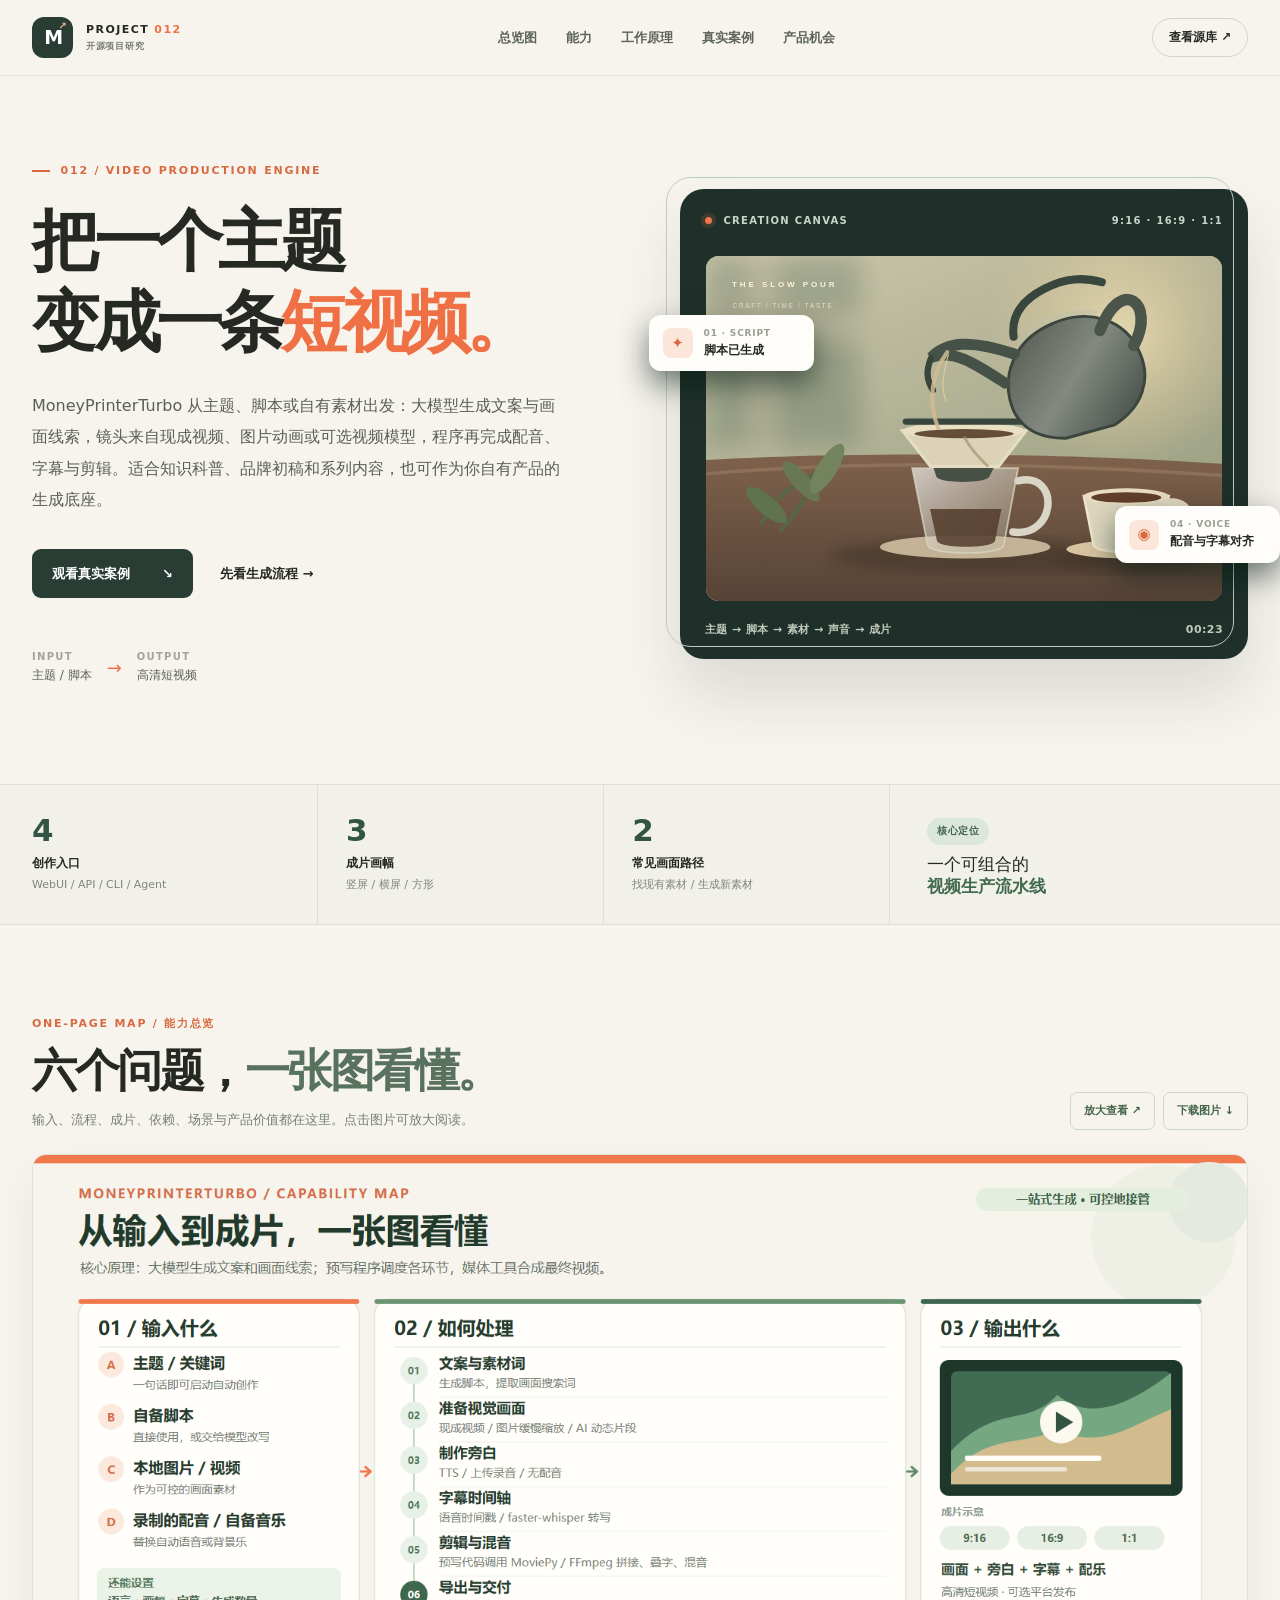
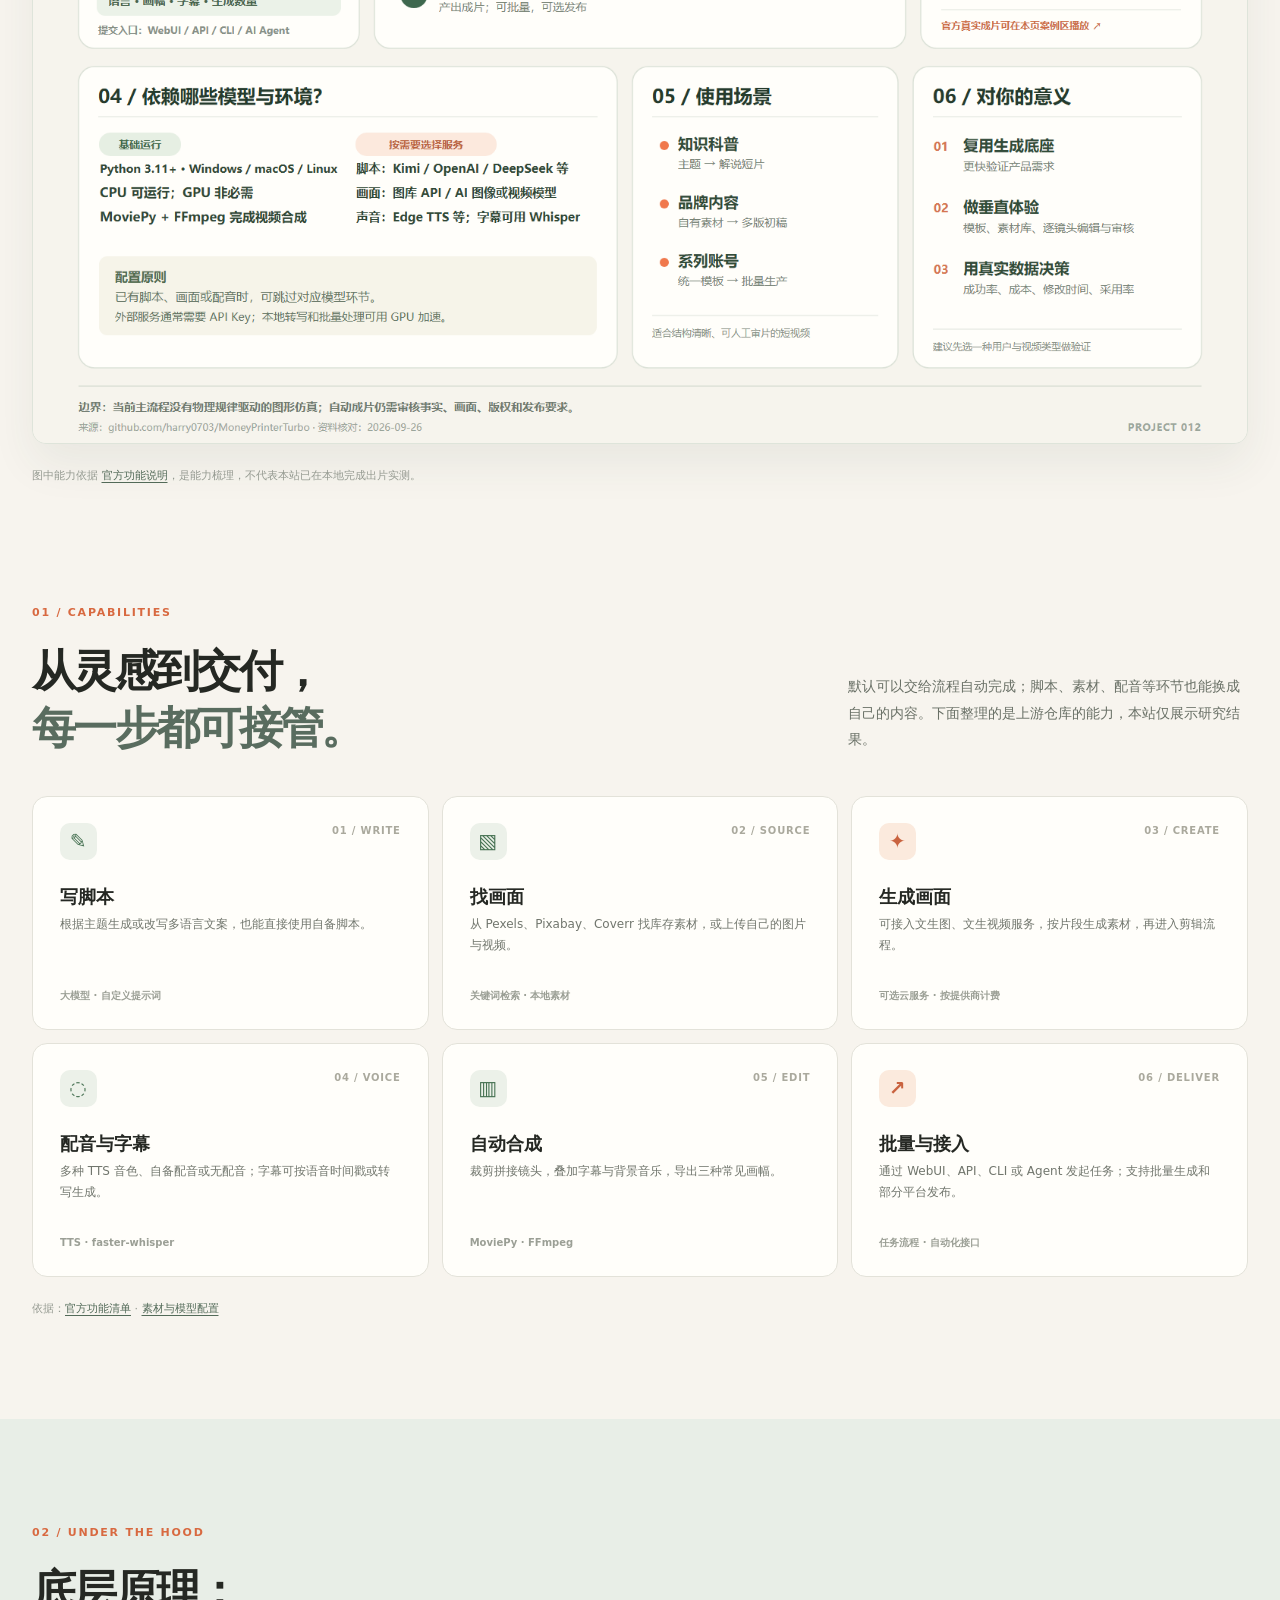
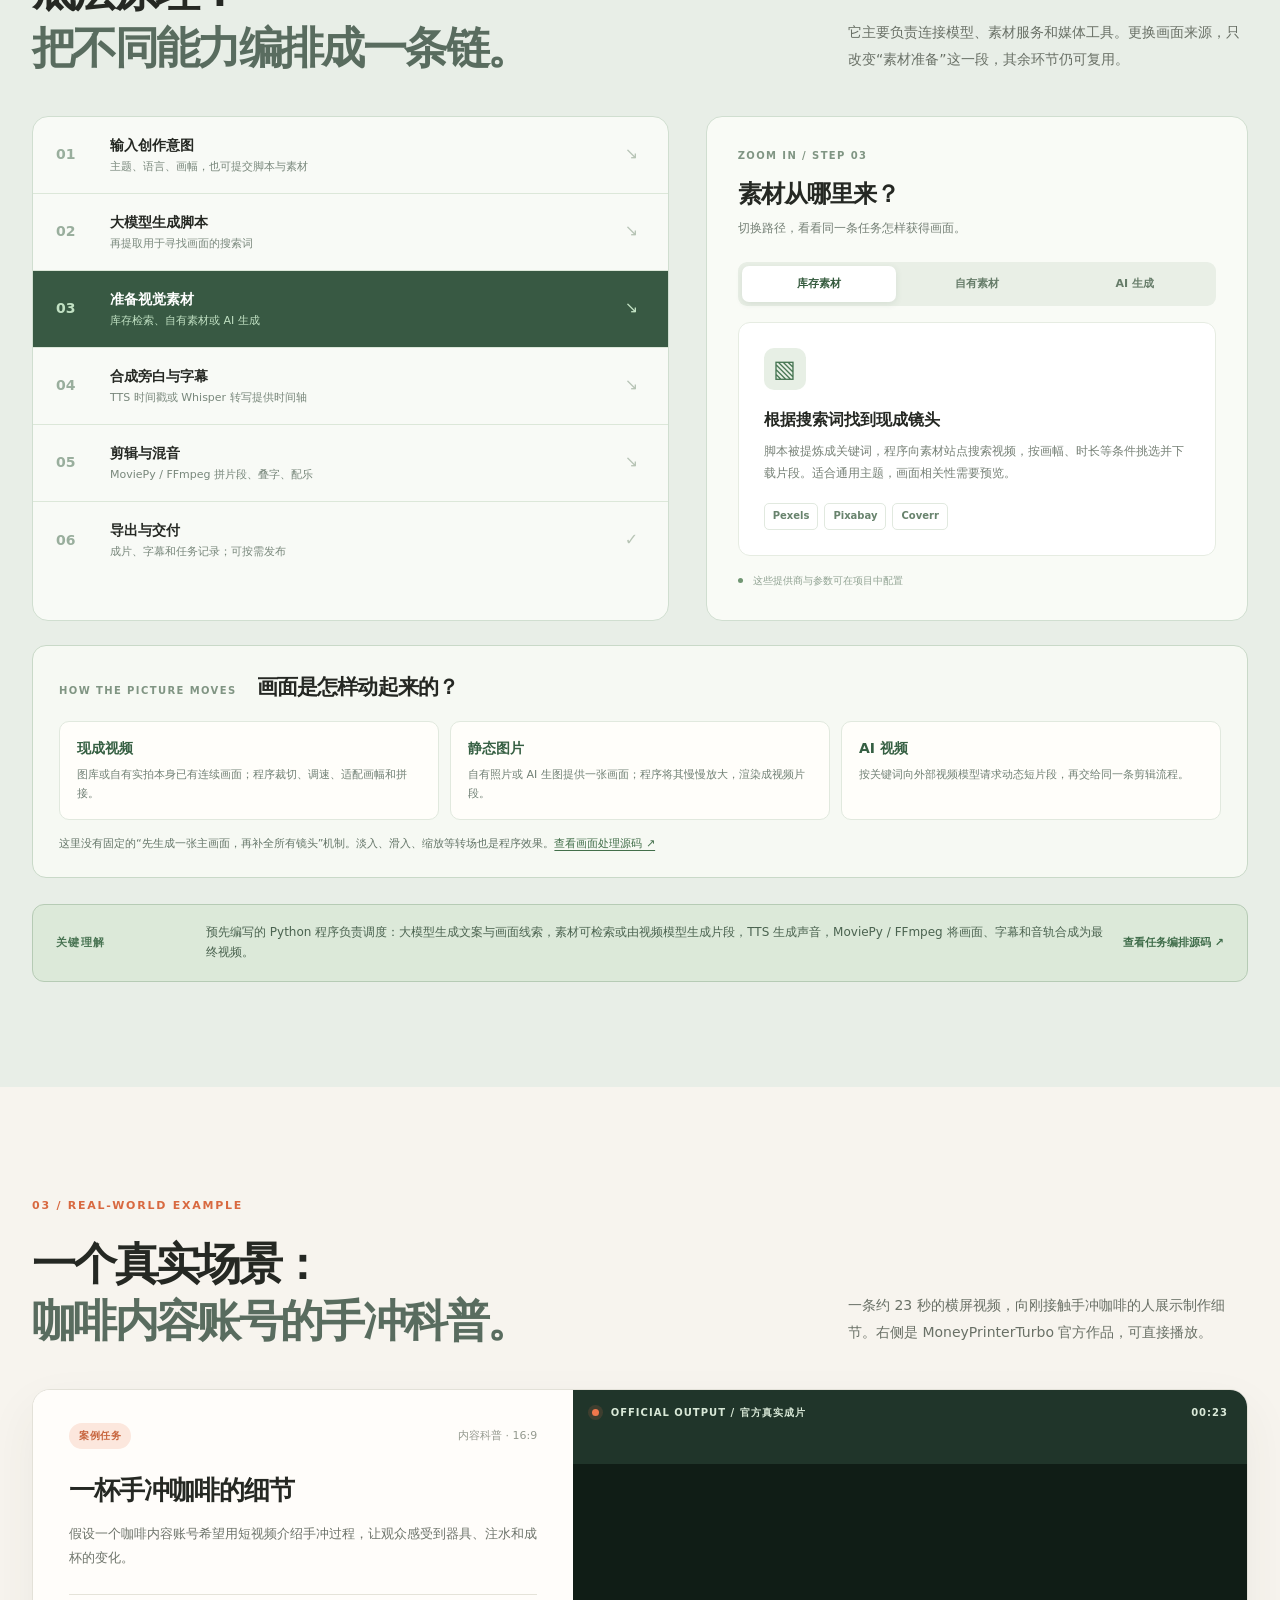
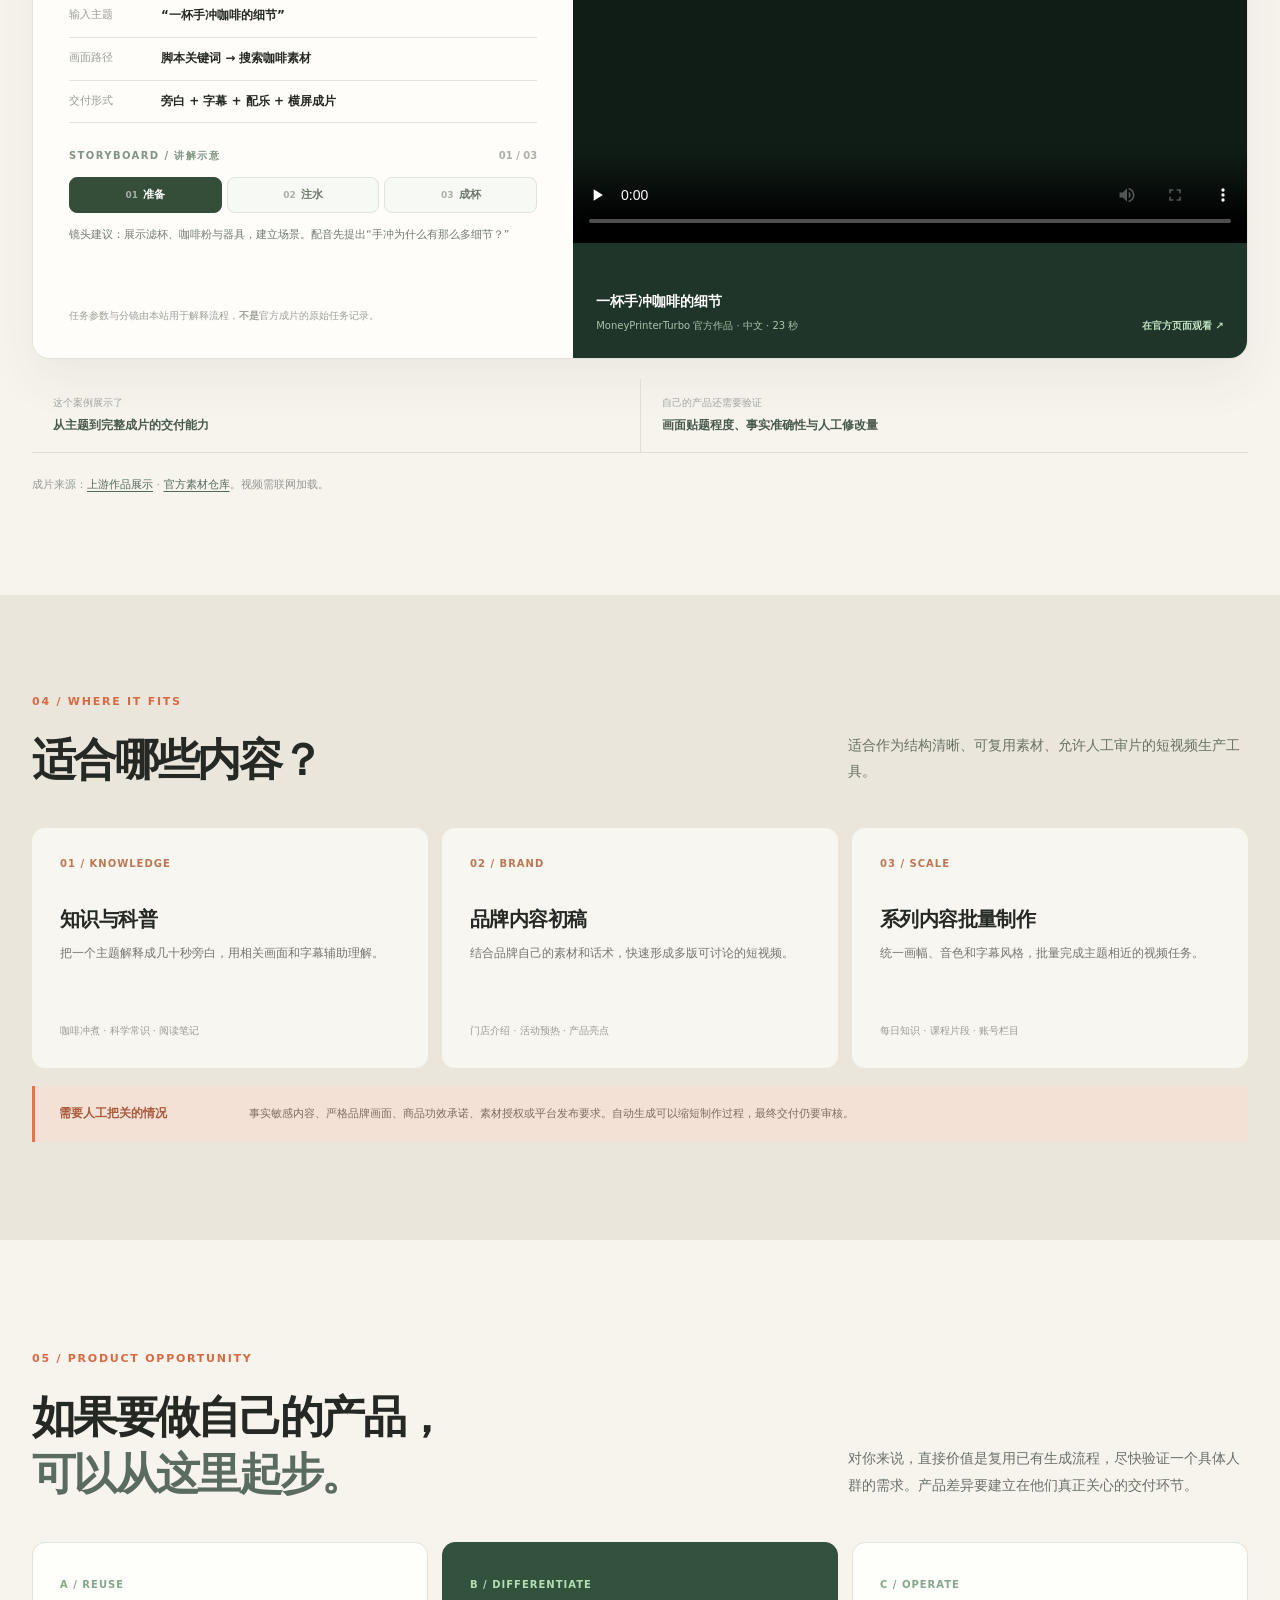
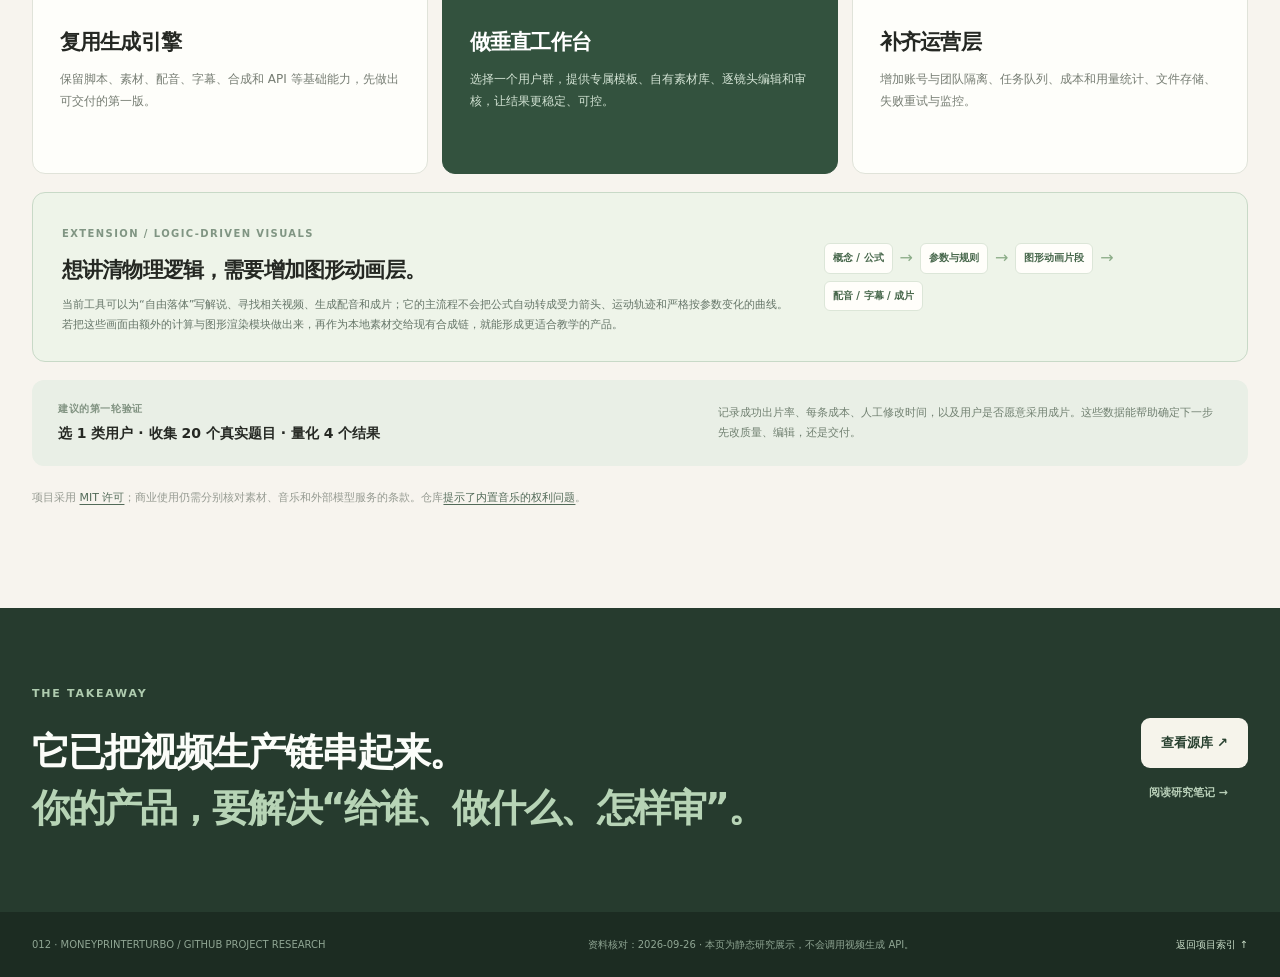
<file: docs/projects/012-moneyprinterturbo/index.html>
<!doctype html>
<html lang="zh-CN">
<head>
  <meta charset="utf-8">
  <meta name="viewport" content="width=device-width, initial-scale=1">
  <meta name="theme-color" content="#f7f4ee">
  <meta name="description" content="MoneyPrinterTurbo 能力导读：从主题、脚本或素材到短视频；说明大模型分析、现成视频、图片动画与可选视频模型的分工，以及场景和产品价值。">
  <title>MoneyPrinterTurbo · 从主题到短视频</title>
  <link rel="stylesheet" href="style.css">
  <script src="app.js" defer></script>
</head>
<body>
<a class="skip" href="#main">跳到正文</a>
<header class="site-header">
  <div class="shell nav">
    <a class="brand" href="../../index.html" aria-label="返回项目研究索引"><span class="brand-mark">M<span>↗</span></span><span>PROJECT <b>012</b><small>开源项目研究</small></span></a>
    <nav aria-label="本页导航"><a href="#overview">总览图</a><a href="#capabilities">能力</a><a href="#workflow">工作原理</a><a href="#demo">真实案例</a><a href="#product">产品机会</a></nav>
    <a class="nav-source" href="https://github.com/harry0703/MoneyPrinterTurbo" target="_blank" rel="noopener noreferrer">查看源库 ↗</a>
  </div>
</header>
<main id="main">
  <section class="hero shell" aria-labelledby="hero-title">
    <div class="hero-copy">
      <p class="eyebrow"><span class="dash"></span> 012 / VIDEO PRODUCTION ENGINE</p>
      <h1 id="hero-title">把一个主题<br>变成一条<span>短视频</span><em>。</em></h1>
      <p class="lead">MoneyPrinterTurbo 从主题、脚本或自有素材出发：大模型生成文案与画面线索，镜头来自现成视频、图片动画或可选视频模型，程序再完成配音、字幕与剪辑。适合知识科普、品牌初稿和系列内容，也可作为你自有产品的生成底座。</p>
      <div class="hero-actions"><a class="button dark" href="#demo">观看真实案例 <span>↘</span></a><a class="text-link" href="#workflow">先看生成流程 →</a></div>
      <div class="hero-meta"><span><b>INPUT</b> 主题 / 脚本</span><span class="arrow">→</span><span><b>OUTPUT</b> 高清短视频</span></div>
    </div>
    <div class="hero-visual" aria-label="手冲咖啡短视频制作流程示意画面">
      <div class="visual-top"><span><i class="live-dot"></i> CREATION CANVAS</span><span>9:16 · 16:9 · 1:1</span></div>
      <div class="visual-frame"><img src="assets/coffee-scene.svg" alt="插画：热水注入手冲咖啡滤杯，旁边放着一杯咖啡。"></div>
      <div class="float-chip chip-one"><span class="chip-icon">✦</span><span><small>01 · SCRIPT</small><b>脚本已生成</b></span></div>
      <div class="float-chip chip-two"><span class="chip-icon">◉</span><span><small>04 · VOICE</small><b>配音与字幕对齐</b></span></div>
      <div class="visual-bottom"><span>主题 → 脚本 → 素材 → 声音 → 成片</span><span>00:23</span></div>
    </div>
  </section>
  <div class="facts-band"><div class="shell facts"><div><strong>4</strong><span>创作入口</span><small>WebUI / API / CLI / Agent</small></div><div><strong>3</strong><span>成片画幅</span><small>竖屏 / 横屏 / 方形</small></div><div><strong>2</strong><span>常见画面路径</span><small>找现有素材 / 生成新素材</small></div><div class="fact-note"><span class="pill">核心定位</span><p>一个可组合的<br><b>视频生产流水线</b></p></div></div></div>

  <section class="overview-section shell" id="overview" aria-labelledby="overview-title">
    <div class="overview-header">
      <div><p class="eyebrow">ONE-PAGE MAP / 能力总览</p><h2 id="overview-title">六个问题，<span>一张图看懂。</span></h2><p>输入、流程、成片、依赖、场景与产品价值都在这里。点击图片可放大阅读。</p></div>
      <div class="overview-links"><a href="assets/capability-map.svg" target="_blank" rel="noopener noreferrer">放大查看 ↗</a><a href="assets/capability-map.png" download="MoneyPrinterTurbo-能力总览.png">下载图片 ↓</a></div>
    </div>
    <a class="overview-figure" href="assets/capability-map.svg" target="_blank" rel="noopener noreferrer" aria-label="放大查看 MoneyPrinterTurbo 能力总览图"><img src="assets/capability-map.png" width="1600" height="1170" alt="MoneyPrinterTurbo 能力总览：输入主题、脚本和自有素材；经过脚本、视觉素材、配音、字幕、剪辑和导出；输出三种画幅的短视频。图中另列运行环境、可选模型、使用场景和自有产品价值。"></a>
    <p class="source">图中能力依据 <a href="https://github.com/harry0703/MoneyPrinterTurbo#功能特性-" target="_blank" rel="noopener noreferrer">官方功能说明</a>，是能力梳理，不代表本站已在本地完成出片实测。</p>
  </section>

  <section class="section shell" id="capabilities" aria-labelledby="capabilities-title">
    <div class="section-heading"><div><p class="eyebrow">01 / CAPABILITIES</p><h2 id="capabilities-title">从灵感到交付，<br><span>每一步都可接管。</span></h2></div><p>默认可以交给流程自动完成；脚本、素材、配音等环节也能换成自己的内容。下面整理的是上游仓库的能力，本站仅展示研究结果。</p></div>
    <div class="cap-grid">
      <article class="cap"><div class="cap-top"><span class="cap-icon">✎</span><span>01 / WRITE</span></div><h3>写脚本</h3><p>根据主题生成或改写多语言文案，也能直接使用自备脚本。</p><small>大模型 · 自定义提示词</small></article>
      <article class="cap"><div class="cap-top"><span class="cap-icon">▧</span><span>02 / SOURCE</span></div><h3>找画面</h3><p>从 Pexels、Pixabay、Coverr 找库存素材，或上传自己的图片与视频。</p><small>关键词检索 · 本地素材</small></article>
      <article class="cap"><div class="cap-top"><span class="cap-icon">✦</span><span>03 / CREATE</span></div><h3>生成画面</h3><p>可接入文生图、文生视频服务，按片段生成素材，再进入剪辑流程。</p><small>可选云服务 · 按提供商计费</small></article>
      <article class="cap"><div class="cap-top"><span class="cap-icon">◌</span><span>04 / VOICE</span></div><h3>配音与字幕</h3><p>多种 TTS 音色、自备配音或无配音；字幕可按语音时间戳或转写生成。</p><small>TTS · faster-whisper</small></article>
      <article class="cap"><div class="cap-top"><span class="cap-icon">▥</span><span>05 / EDIT</span></div><h3>自动合成</h3><p>裁剪拼接镜头，叠加字幕与背景音乐，导出三种常见画幅。</p><small>MoviePy · FFmpeg</small></article>
      <article class="cap"><div class="cap-top"><span class="cap-icon">↗</span><span>06 / DELIVER</span></div><h3>批量与接入</h3><p>通过 WebUI、API、CLI 或 Agent 发起任务；支持批量生成和部分平台发布。</p><small>任务流程 · 自动化接口</small></article>
    </div>
    <p class="source">依据：<a href="https://github.com/harry0703/MoneyPrinterTurbo#功能特性-" target="_blank" rel="noopener noreferrer">官方功能清单</a> · <a href="https://github.com/harry0703/MoneyPrinterTurbo/blob/main/config.example.toml" target="_blank" rel="noopener noreferrer">素材与模型配置</a></p>
  </section>

  <section class="workflow-section" id="workflow" aria-labelledby="workflow-title"><div class="shell">
    <div class="section-heading"><div><p class="eyebrow">02 / UNDER THE HOOD</p><h2 id="workflow-title">底层原理：<br><span>把不同能力编排成一条链。</span></h2></div><p>它主要负责连接模型、素材服务和媒体工具。更换画面来源，只改变“素材准备”这一段，其余环节仍可复用。</p></div>
    <div class="workflow-grid">
      <ol class="process">
        <li><span>01</span><div><b>输入创作意图</b><small>主题、语言、画幅，也可提交脚本与素材</small></div><i>↘</i></li>
        <li><span>02</span><div><b>大模型生成脚本</b><small>再提取用于寻找画面的搜索词</small></div><i>↘</i></li>
        <li class="highlight"><span>03</span><div><b>准备视觉素材</b><small>库存检索、自有素材或 AI 生成</small></div><i>↘</i></li>
        <li><span>04</span><div><b>合成旁白与字幕</b><small>TTS 时间戳或 Whisper 转写提供时间轴</small></div><i>↘</i></li>
        <li><span>05</span><div><b>剪辑与混音</b><small>MoviePy / FFmpeg 拼片段、叠字、配乐</small></div><i>↘</i></li>
        <li><span>06</span><div><b>导出与交付</b><small>成片、字幕和任务记录；可按需发布</small></div><i>✓</i></li>
      </ol>
      <div class="source-panel"><span class="tiny-label">ZOOM IN / STEP 03</span><h3>素材从哪里来？</h3><p>切换路径，看看同一条任务怎样获得画面。</p>
        <div class="route-tabs" role="tablist" aria-label="素材来源">
          <button type="button" role="tab" id="tab-stock" aria-selected="true" aria-controls="route-content" data-route="stock">库存素材</button>
          <button type="button" role="tab" id="tab-local" aria-selected="false" aria-controls="route-content" data-route="local" tabindex="-1">自有素材</button>
          <button type="button" role="tab" id="tab-ai" aria-selected="false" aria-controls="route-content" data-route="ai" tabindex="-1">AI 生成</button>
        </div>
        <div class="route-content" id="route-content" role="tabpanel" aria-labelledby="tab-stock" tabindex="0"><span id="route-symbol" aria-hidden="true">▧</span><h4 id="route-title">根据搜索词找到现成镜头</h4><p id="route-description">脚本被提炼成关键词，程序向素材站点搜索视频，按画幅、时长等条件挑选并下载片段。适合通用主题，画面相关性需要预览。</p><div class="route-tags" id="route-tags"><span>Pexels</span><span>Pixabay</span><span>Coverr</span></div></div>
        <div class="panel-foot"><i class="live-dot"></i> 这些提供商与参数可在项目中配置</div>
      </div>
    </div>
    <div class="motion-note" aria-labelledby="motion-title">
      <div class="motion-heading"><span class="tiny-label">HOW THE PICTURE MOVES</span><h3 id="motion-title">画面是怎样动起来的？</h3></div>
      <div class="motion-paths">
        <div><b>现成视频</b><p>图库或自有实拍本身已有连续画面；程序裁切、调速、适配画幅和拼接。</p></div>
        <div><b>静态图片</b><p>自有照片或 AI 生图提供一张画面；程序将其慢慢放大，渲染成视频片段。</p></div>
        <div><b>AI 视频</b><p>按关键词向外部视频模型请求动态短片段，再交给同一条剪辑流程。</p></div>
      </div>
      <p class="motion-foot">这里没有固定的“先生成一张主画面，再补全所有镜头”机制。淡入、滑入、缩放等转场也是程序效果。<a href="https://github.com/harry0703/MoneyPrinterTurbo/blob/main/app/services/video.py" target="_blank" rel="noopener noreferrer">查看画面处理源码 ↗</a></p>
    </div>
    <div class="principle-callout"><span>关键理解</span><p>预先编写的 Python 程序负责调度：大模型生成文案与画面线索，素材可检索或由视频模型生成片段，TTS 生成声音，MoviePy / FFmpeg 将画面、字幕和音轨合成为最终视频。</p><a href="https://github.com/harry0703/MoneyPrinterTurbo/blob/main/app/services/task.py" target="_blank" rel="noopener noreferrer">查看任务编排源码 ↗</a></div>
  </div></section>

  <section class="section shell" id="demo" aria-labelledby="demo-title">
    <div class="section-heading"><div><p class="eyebrow">03 / REAL-WORLD EXAMPLE</p><h2 id="demo-title">一个真实场景：<br><span>咖啡内容账号的手冲科普。</span></h2></div><p>一条约 23 秒的横屏视频，向刚接触手冲咖啡的人展示制作细节。右侧是 MoneyPrinterTurbo 官方作品，可直接播放。</p></div>
    <div class="demo-grid">
      <div class="demo-brief"><div class="brief-top"><span class="pill orange">案例任务</span><span>内容科普 · 16:9</span></div><h3>一杯手冲咖啡的细节</h3><p class="brief-lead">假设一个咖啡内容账号希望用短视频介绍手冲过程，让观众感受到器具、注水和成杯的变化。</p>
        <div class="brief-list"><div><small>输入主题</small><b>“一杯手冲咖啡的细节”</b></div><div><small>画面路径</small><b>脚本关键词 → 搜索咖啡素材</b></div><div><small>交付形式</small><b>旁白 + 字幕 + 配乐 + 横屏成片</b></div></div>
        <div class="storyboard"><div class="storyboard-head"><span class="tiny-label">STORYBOARD / 讲解示意</span><span id="shot-index">01 / 03</span></div><div class="shot-tabs" role="group" aria-label="查看示意分镜"><button type="button" class="shot active" data-shot="0" aria-pressed="true"><span>01</span>准备</button><button type="button" class="shot" data-shot="1" aria-pressed="false"><span>02</span>注水</button><button type="button" class="shot" data-shot="2" aria-pressed="false"><span>03</span>成杯</button></div><p id="shot-copy" class="shot-copy">镜头建议：展示滤杯、咖啡粉与器具，建立场景。配音先提出“手冲为什么有那么多细节？”</p></div>
        <p class="disclaimer">任务参数与分镜由本站用于解释流程，<strong>不是</strong>官方成片的原始任务记录。</p>
      </div>
      <div class="demo-player"><div class="player-head"><span><i class="live-dot"></i> OFFICIAL OUTPUT / 官方真实成片</span><span>00:23</span></div><video controls preload="none" playsinline poster="https://github.com/harry0703/mpt-assets/releases/download/assets/06-zh-landscape-pour-over-coffee.jpg" aria-label="MoneyPrinterTurbo 官方生成案例：一杯手冲咖啡的细节"><source src="https://github.com/harry0703/mpt-assets/releases/download/assets/06-zh-landscape-pour-over-coffee.mp4" type="video/mp4">你的浏览器无法直接播放视频。</video><div class="player-bottom"><div><b>一杯手冲咖啡的细节</b><span>MoneyPrinterTurbo 官方作品 · 中文 · 23 秒</span></div><a href="https://harry0703.github.io/mpt-assets/?video=06-zh-landscape-pour-over-coffee.mp4" target="_blank" rel="noopener noreferrer">在官方页面观看 ↗</a></div></div>
    </div>
    <div class="demo-takeaways"><div><span>这个案例展示了</span><b>从主题到完整成片的交付能力</b></div><div><span>自己的产品还需要验证</span><b>画面贴题程度、事实准确性与人工修改量</b></div></div>
    <p class="source">成片来源：<a href="https://github.com/harry0703/MoneyPrinterTurbo#作品展示-" target="_blank" rel="noopener noreferrer">上游作品展示</a> · <a href="https://github.com/harry0703/mpt-assets" target="_blank" rel="noopener noreferrer">官方素材仓库</a>。视频需联网加载。</p>
  </section>

  <section class="use-section" id="scenarios" aria-labelledby="scenarios-title"><div class="shell">
    <div class="section-heading"><div><p class="eyebrow">04 / WHERE IT FITS</p><h2 id="scenarios-title">适合哪些内容？</h2></div><p>适合作为结构清晰、可复用素材、允许人工审片的短视频生产工具。</p></div>
    <div class="use-grid"><article><span>01 / KNOWLEDGE</span><h3>知识与科普</h3><p>把一个主题解释成几十秒旁白，用相关画面和字幕辅助理解。</p><small>咖啡冲煮 · 科学常识 · 阅读笔记</small></article><article><span>02 / BRAND</span><h3>品牌内容初稿</h3><p>结合品牌自己的素材和话术，快速形成多版可讨论的短视频。</p><small>门店介绍 · 活动预热 · 产品亮点</small></article><article><span>03 / SCALE</span><h3>系列内容批量制作</h3><p>统一画幅、音色和字幕风格，批量完成主题相近的视频任务。</p><small>每日知识 · 课程片段 · 账号栏目</small></article></div>
    <div class="use-warning"><b>需要人工把关的情况</b><p>事实敏感内容、严格品牌画面、商品功效承诺、素材授权或平台发布要求。自动生成可以缩短制作过程，最终交付仍要审核。</p></div>
  </div></section>

  <section class="section shell product-section" id="product" aria-labelledby="product-title">
    <div class="section-heading"><div><p class="eyebrow">05 / PRODUCT OPPORTUNITY</p><h2 id="product-title">如果要做自己的产品，<br><span>可以从这里起步。</span></h2></div><p>对你来说，直接价值是复用已有生成流程，尽快验证一个具体人群的需求。产品差异要建立在他们真正关心的交付环节。</p></div>
    <div class="product-grid"><article><span>A / REUSE</span><h3>复用生成引擎</h3><p>保留脚本、素材、配音、字幕、合成和 API 等基础能力，先做出可交付的第一版。</p></article><article class="featured"><span>B / DIFFERENTIATE</span><h3>做垂直工作台</h3><p>选择一个用户群，提供专属模板、自有素材库、逐镜头编辑和审核，让结果更稳定、可控。</p></article><article><span>C / OPERATE</span><h3>补齐运营层</h3><p>增加账号与团队隔离、任务队列、成本和用量统计、文件存储、失败重试与监控。</p></article></div>
    <div class="logic-opportunity">
      <div><span class="tiny-label">EXTENSION / LOGIC-DRIVEN VISUALS</span><h3>想讲清物理逻辑，需要增加图形动画层。</h3><p>当前工具可以为“自由落体”写解说、寻找相关视频、生成配音和成片；它的主流程不会把公式自动转成受力箭头、运动轨迹和严格按参数变化的曲线。若把这些画面由额外的计算与图形渲染模块做出来，再作为本地素材交给现有合成链，就能形成更适合教学的产品。</p></div>
      <div class="logic-chain"><span>概念 / 公式</span><i>→</i><span>参数与规则</span><i>→</i><span>图形动画片段</span><i>→</i><span>配音 / 字幕 / 成片</span></div>
    </div>
    <div class="product-conclusion"><div><small>建议的第一轮验证</small><b>选 1 类用户 · 收集 20 个真实题目 · 量化 4 个结果</b></div><p>记录成功出片率、每条成本、人工修改时间，以及用户是否愿意采用成片。这些数据能帮助确定下一步先改质量、编辑，还是交付。</p></div>
    <p class="source">项目采用 <a href="https://github.com/harry0703/MoneyPrinterTurbo/blob/main/LICENSE" target="_blank" rel="noopener noreferrer">MIT 许可</a>；商业使用仍需分别核对素材、音乐和外部模型服务的条款。仓库<a href="https://github.com/harry0703/MoneyPrinterTurbo#背景音乐" target="_blank" rel="noopener noreferrer">提示了内置音乐的权利问题</a>。</p>
  </section>

  <section class="closing"><div class="shell closing-inner"><div><p class="eyebrow">THE TAKEAWAY</p><h2>它已把视频生产链串起来。<br><span>你的产品，要解决“给谁、做什么、怎样审”。</span></h2></div><div><a class="button light" href="https://github.com/harry0703/MoneyPrinterTurbo" target="_blank" rel="noopener noreferrer">查看源库 ↗</a><a class="closing-note" href="https://github.com/yydshly/0925_codex_project/blob/main/projects/012-moneyprinterturbo/README.md" target="_blank" rel="noopener noreferrer">阅读研究笔记 →</a></div></div></section>
</main>
<footer class="site-footer"><div class="shell footer"><span>012 · MONEYPRINTERTURBO / GITHUB PROJECT RESEARCH</span><span>资料核对：2026-09-26 · 本页为静态研究展示，不会调用视频生成 API。</span><a href="../../index.html">返回项目索引 ↑</a></div></footer>
</body>
</html>
</file>
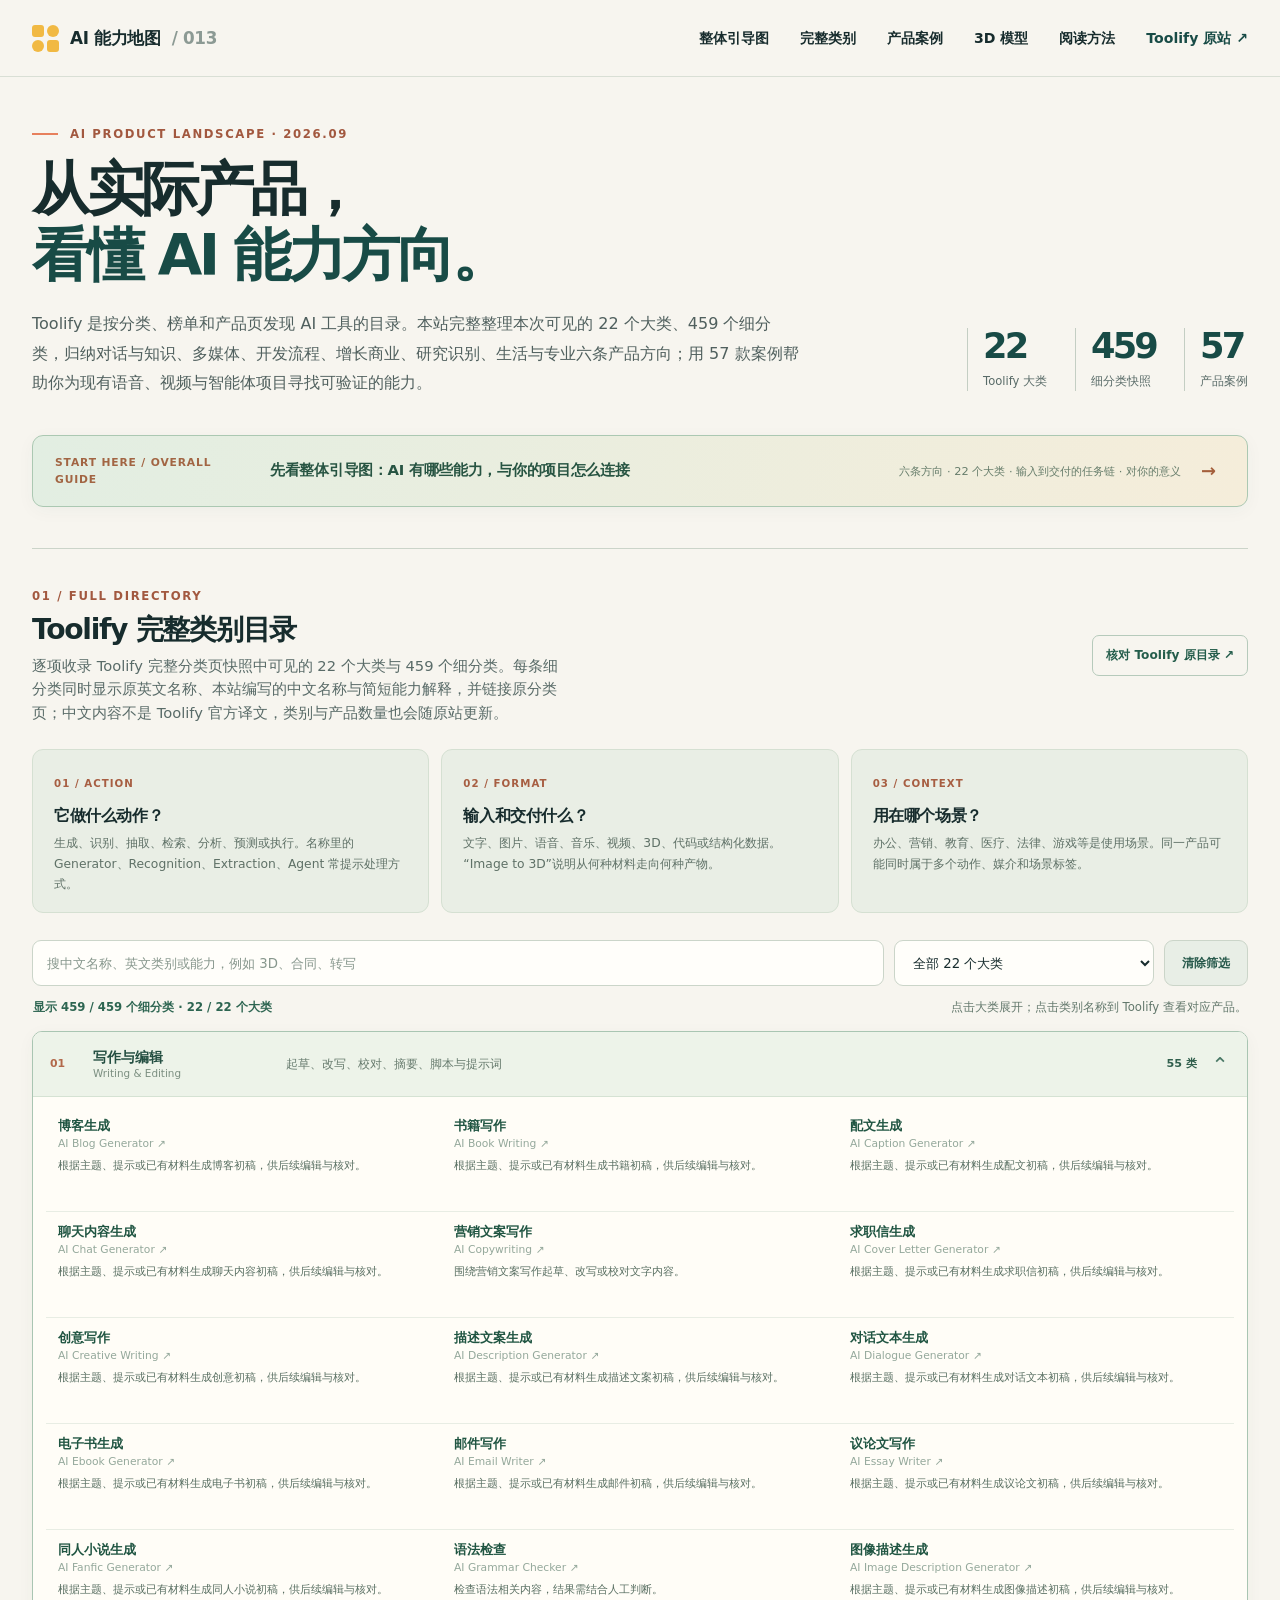
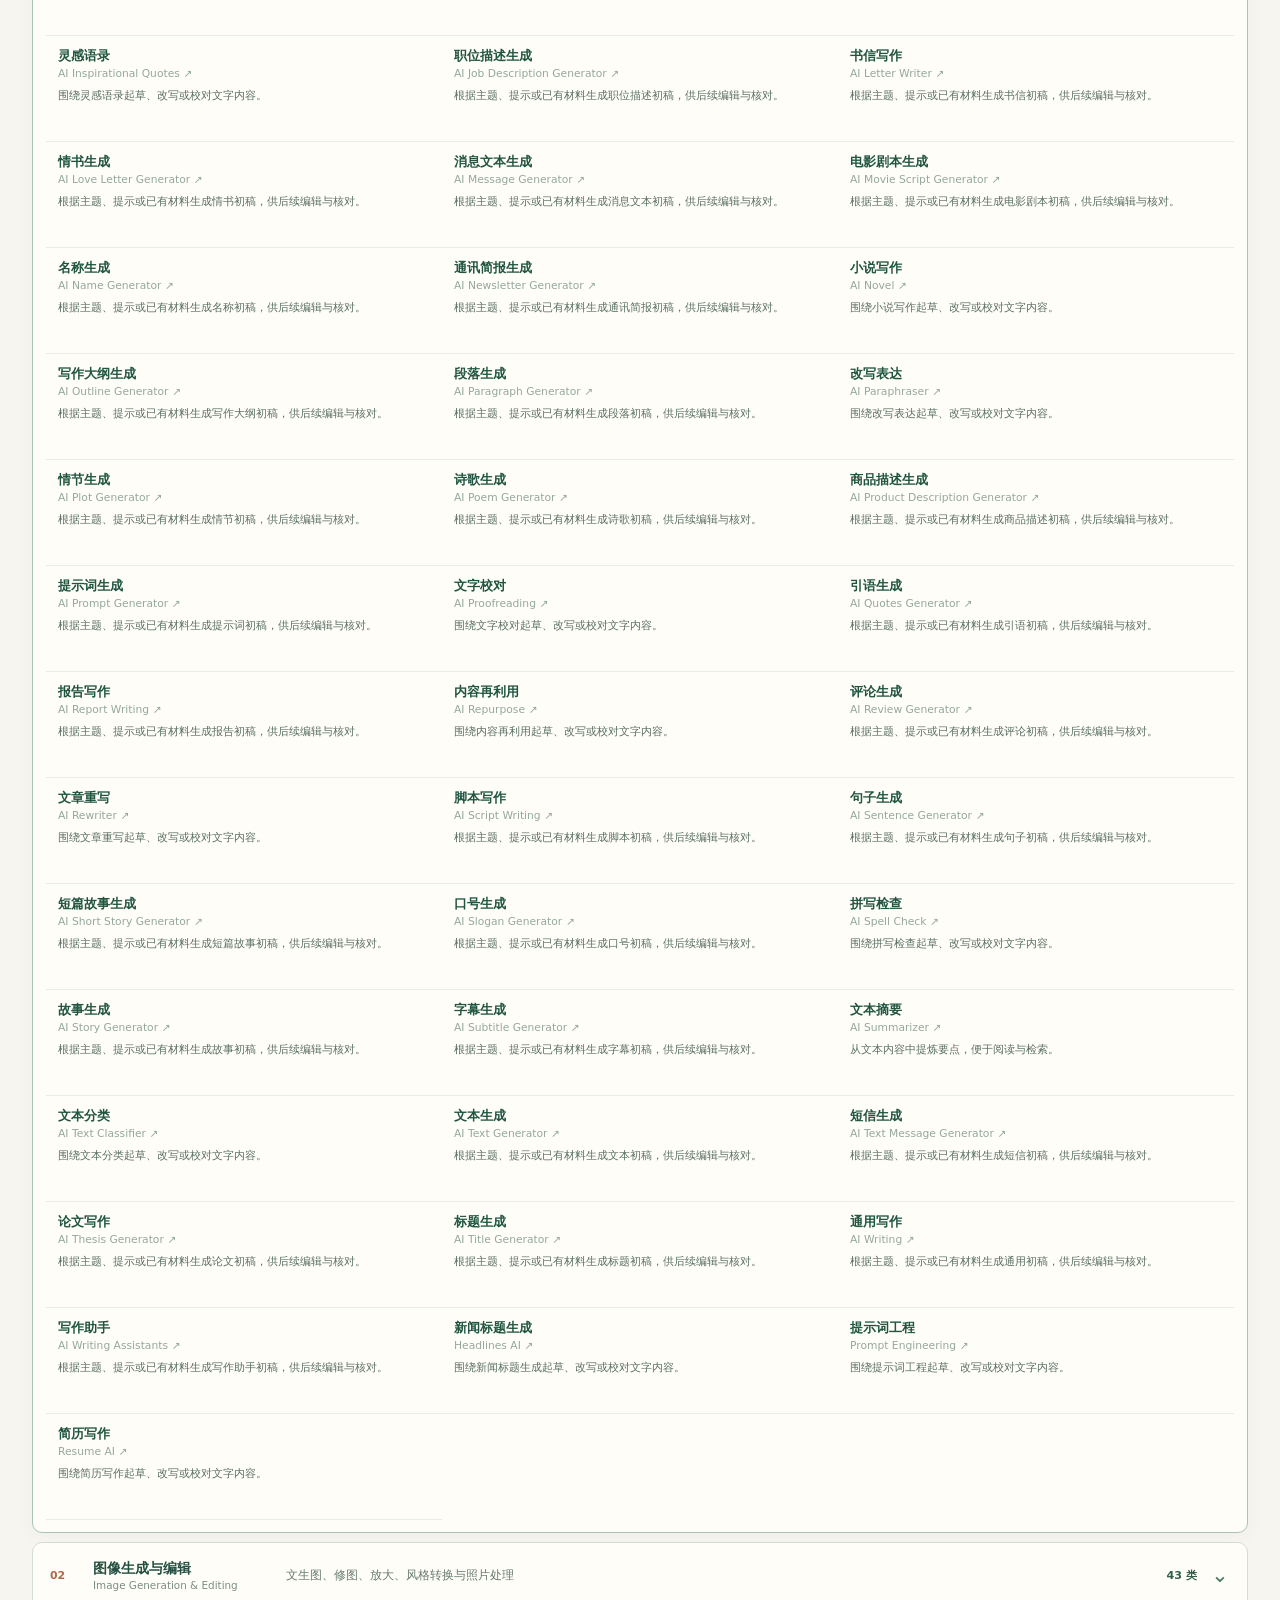
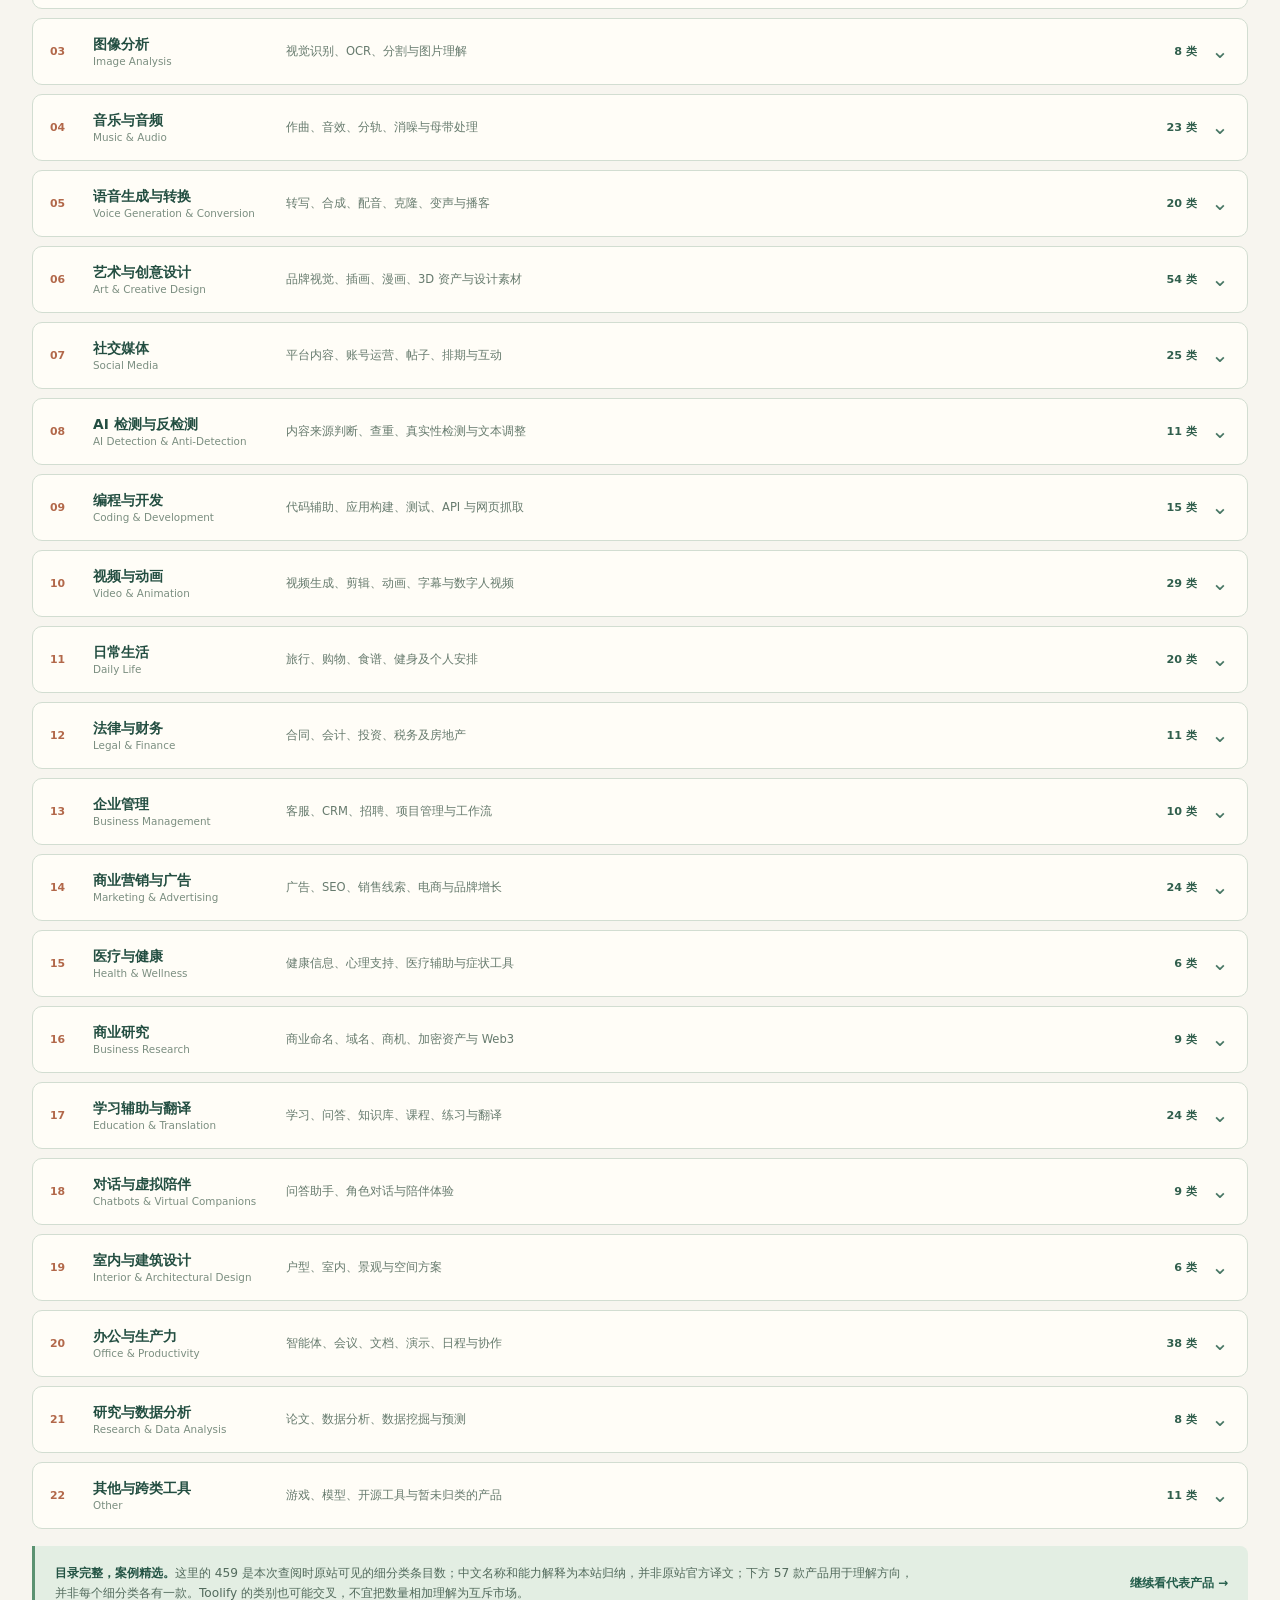
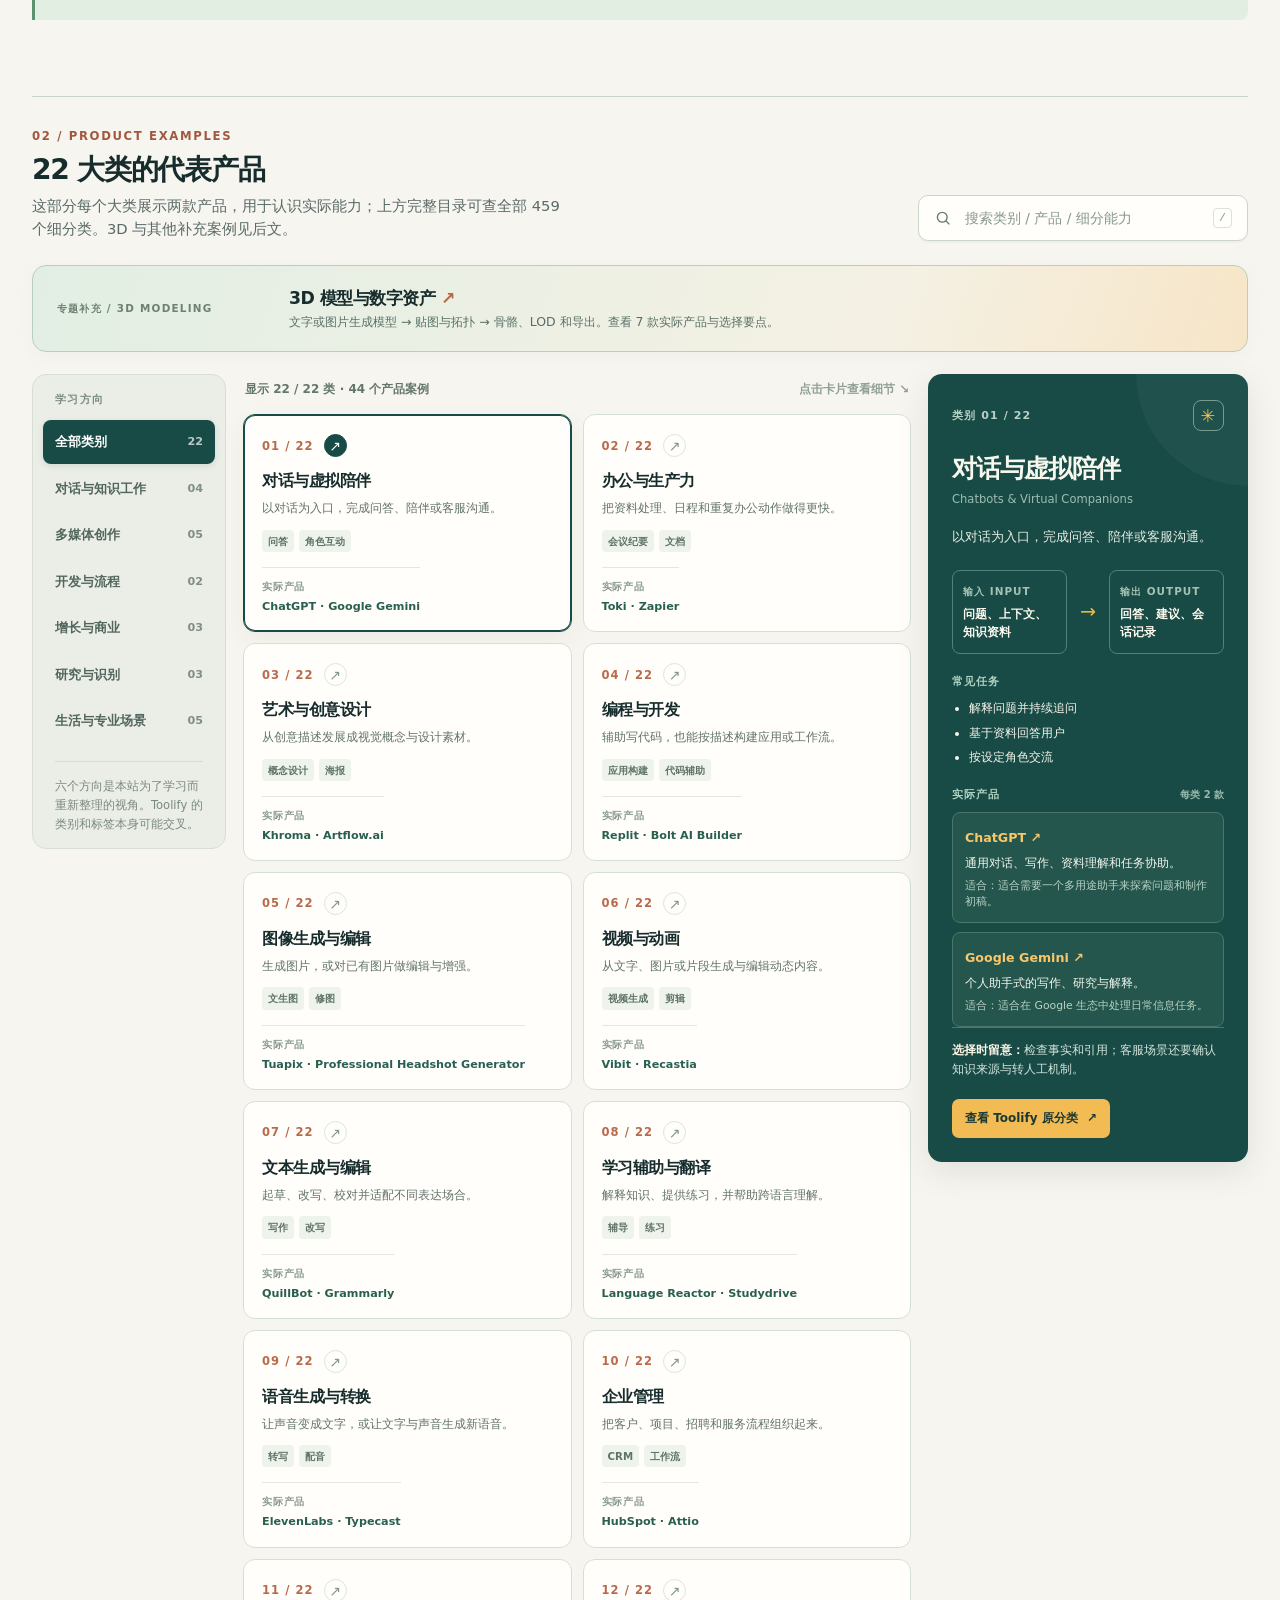
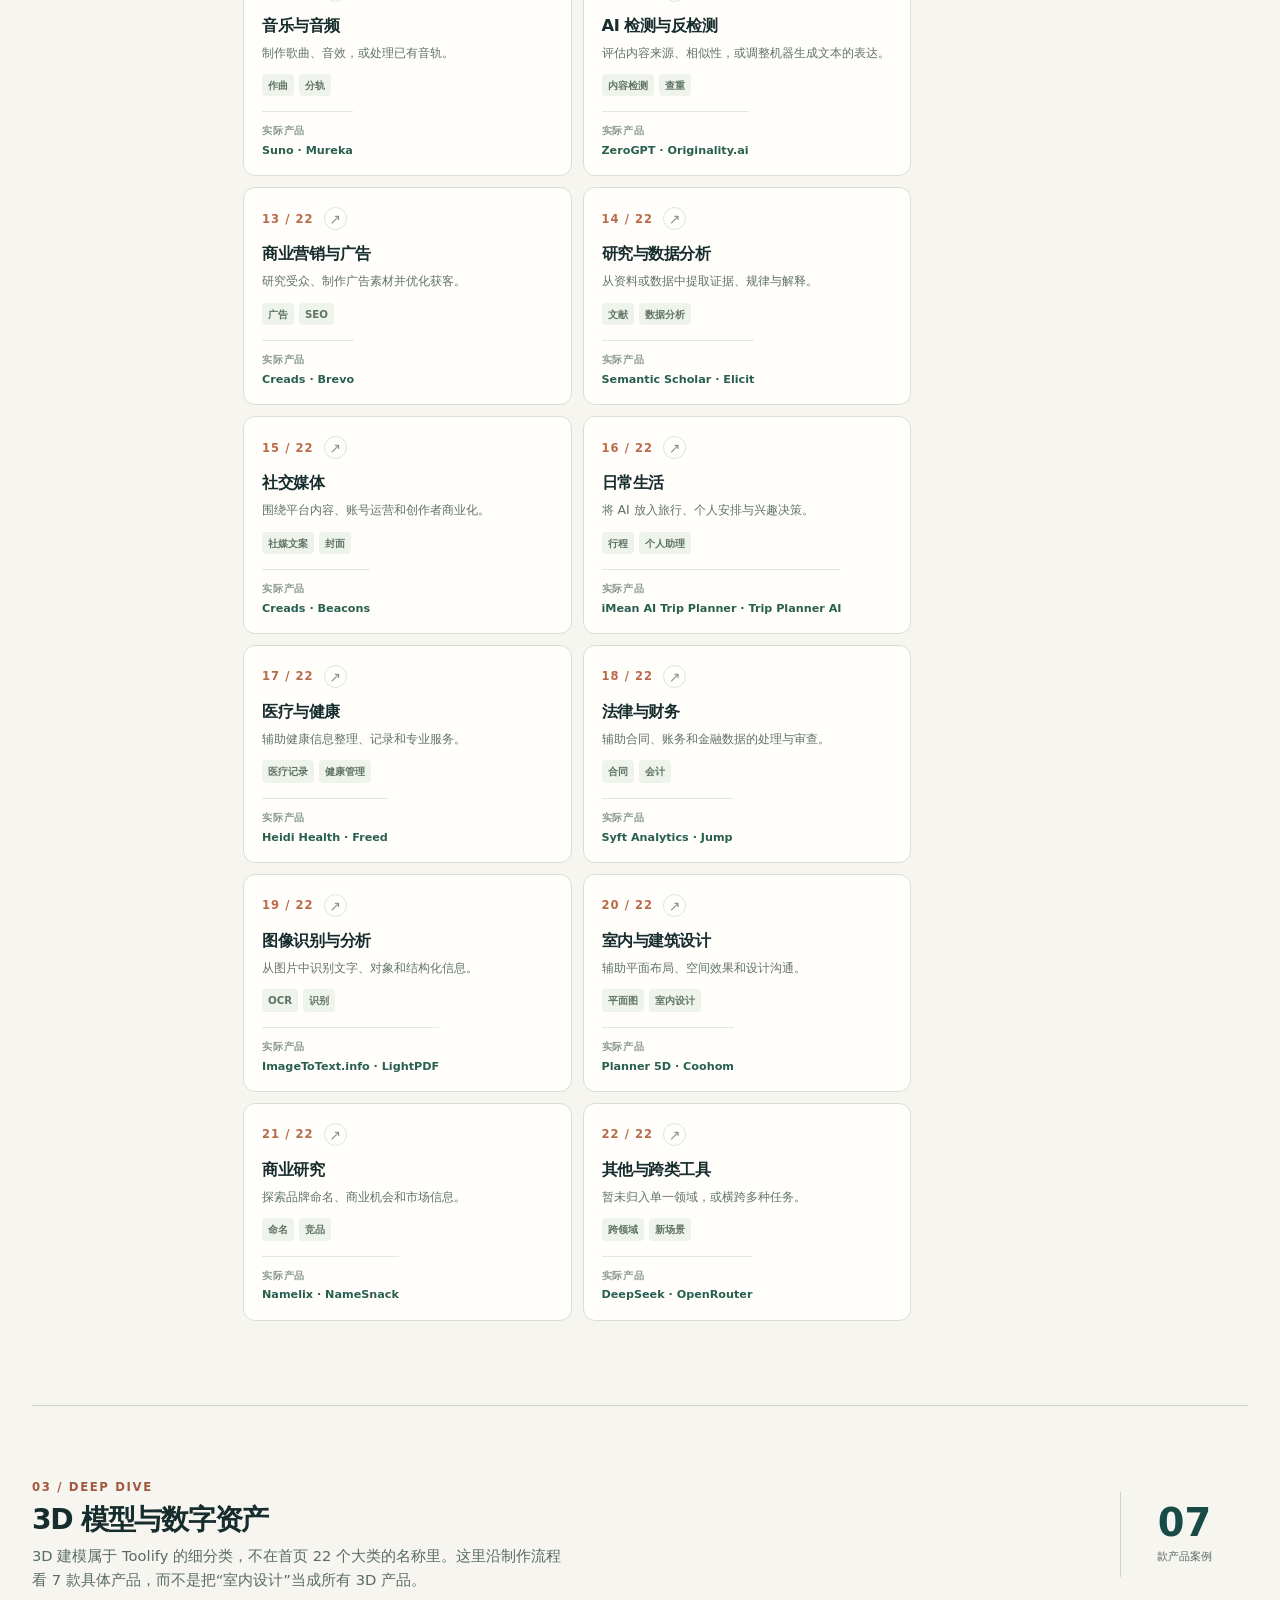
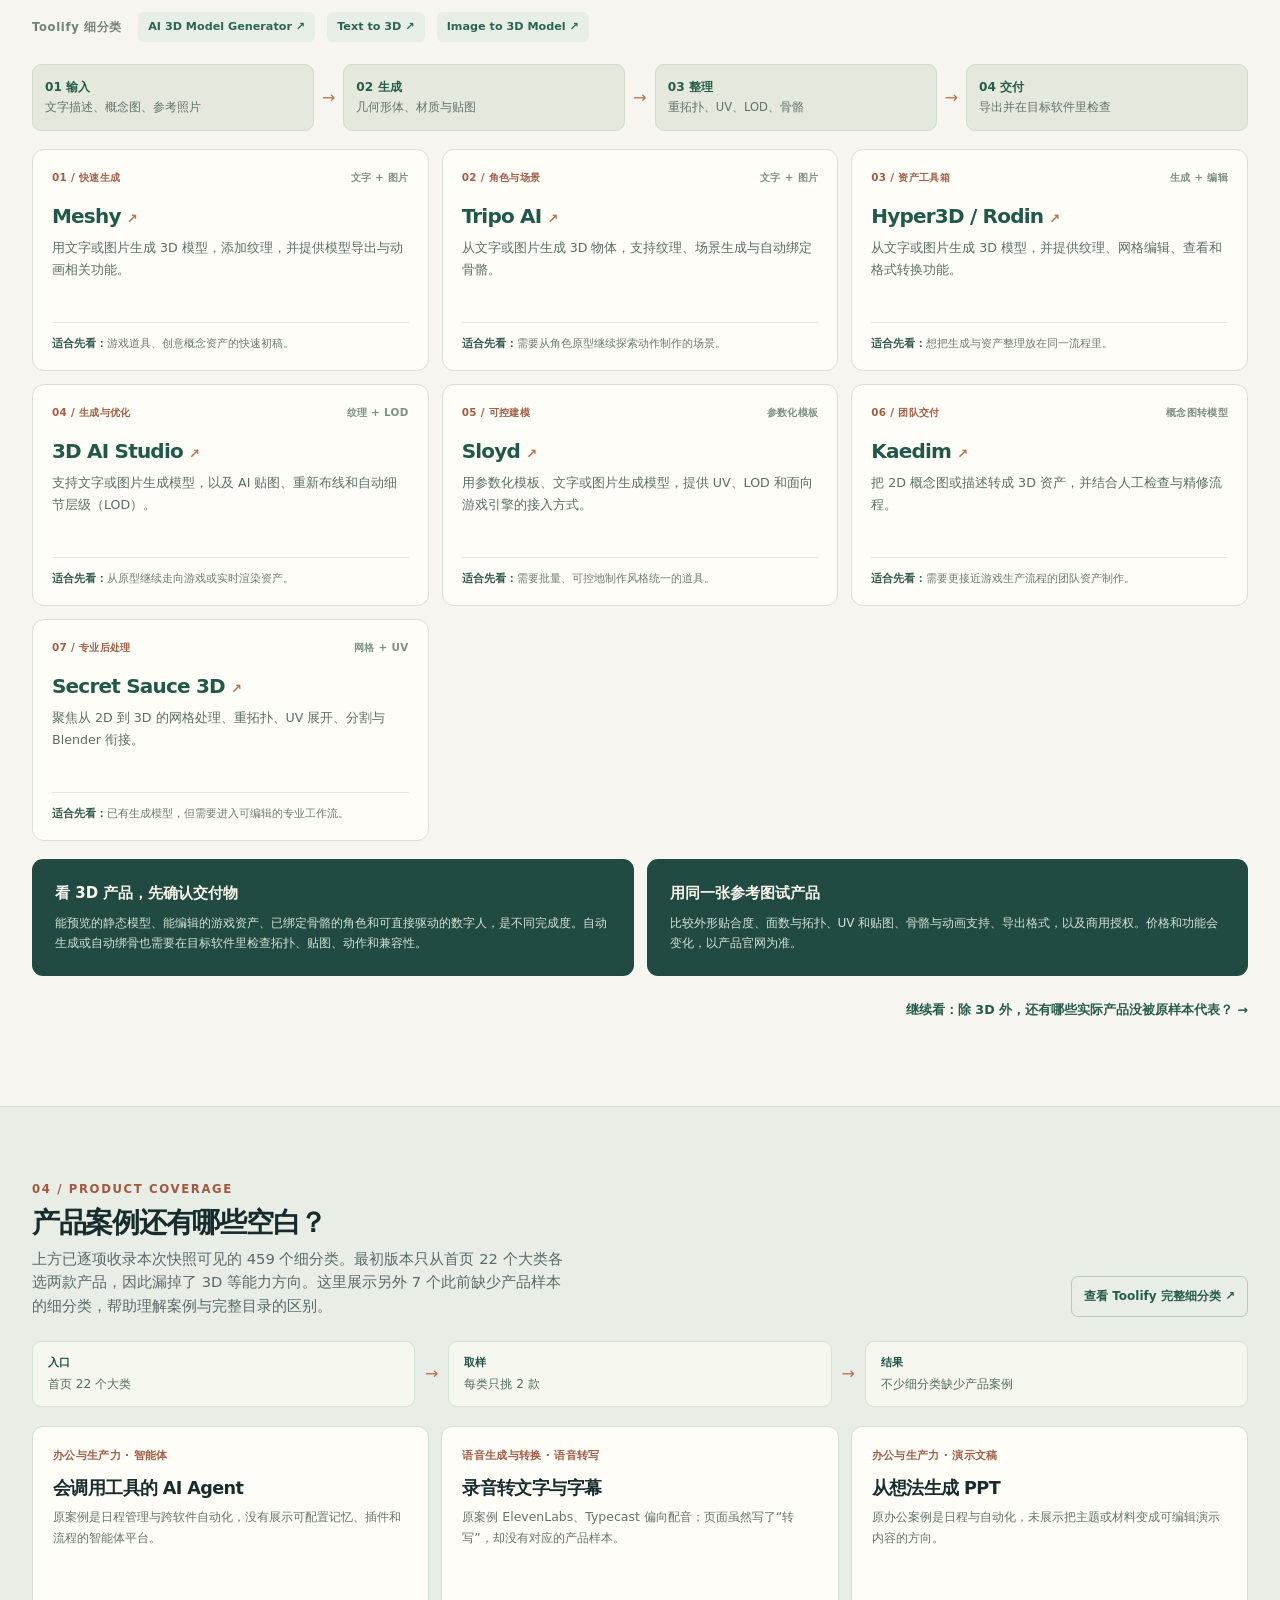
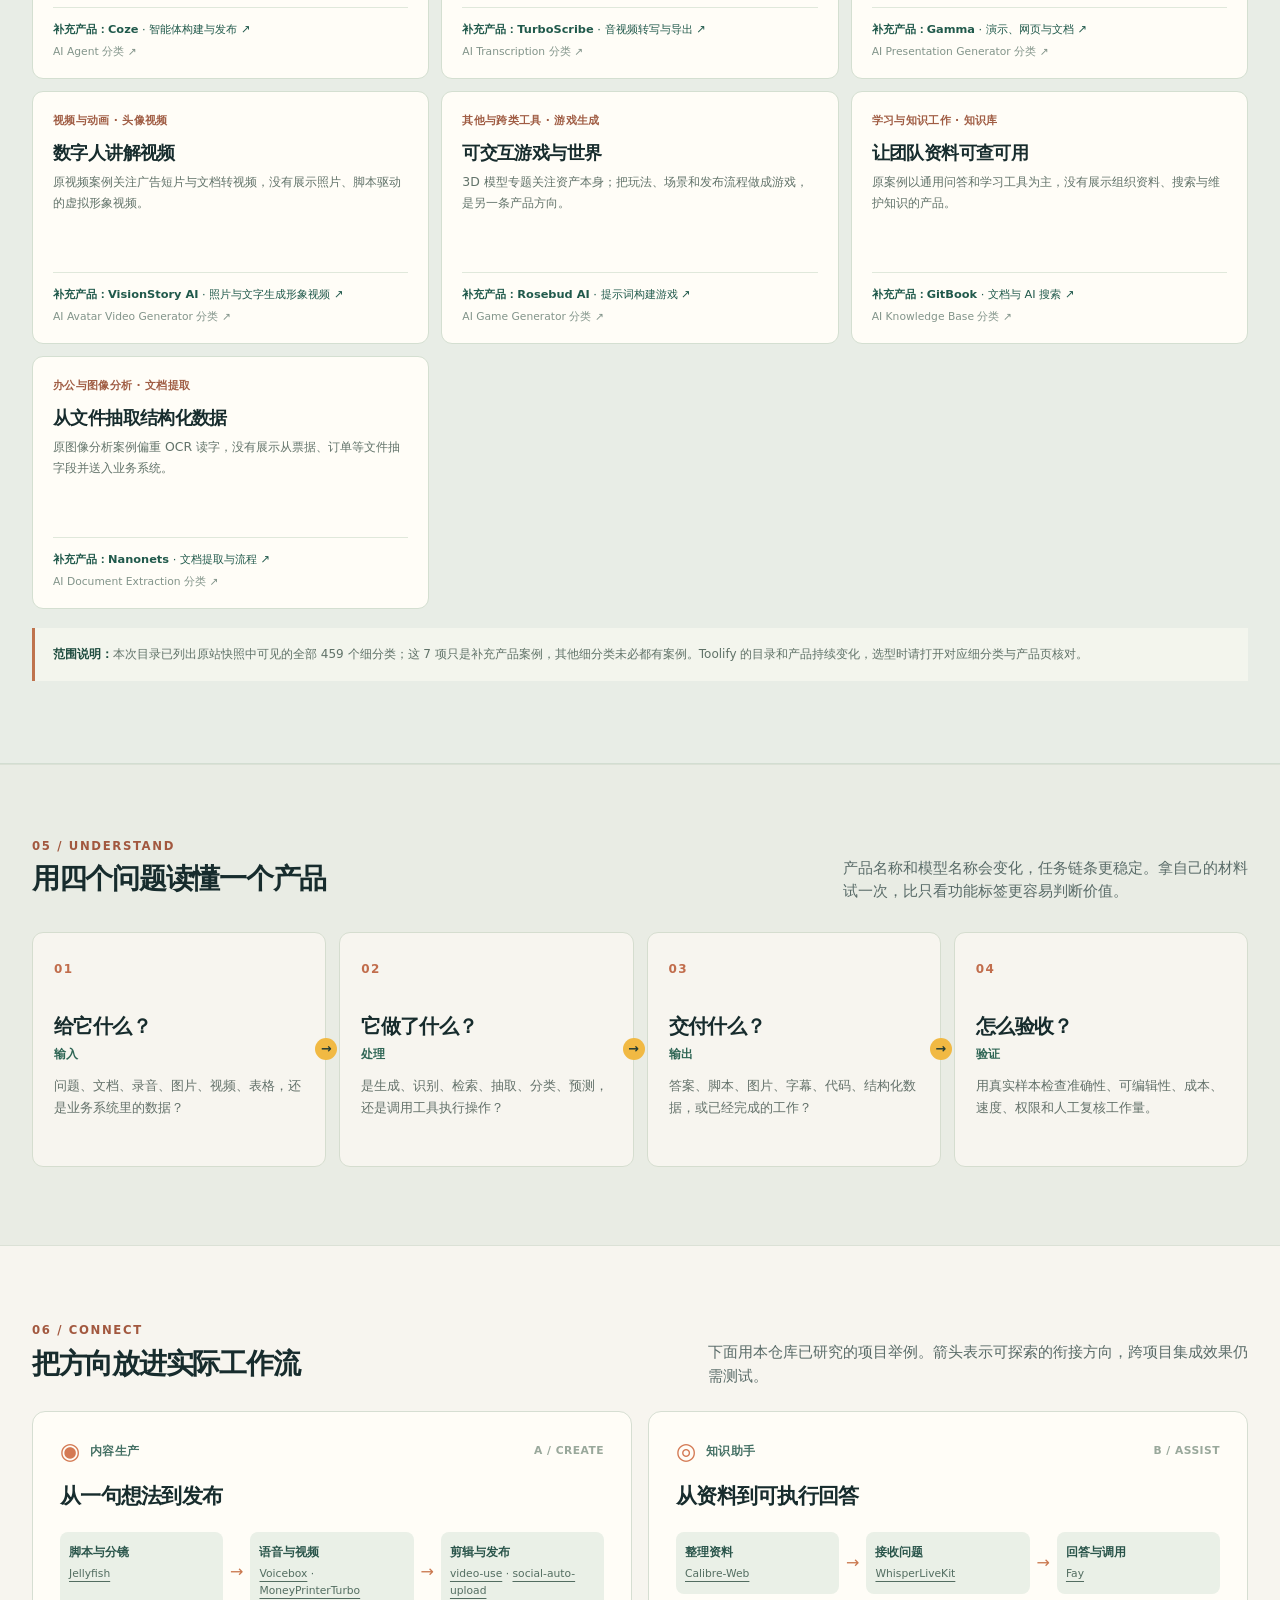
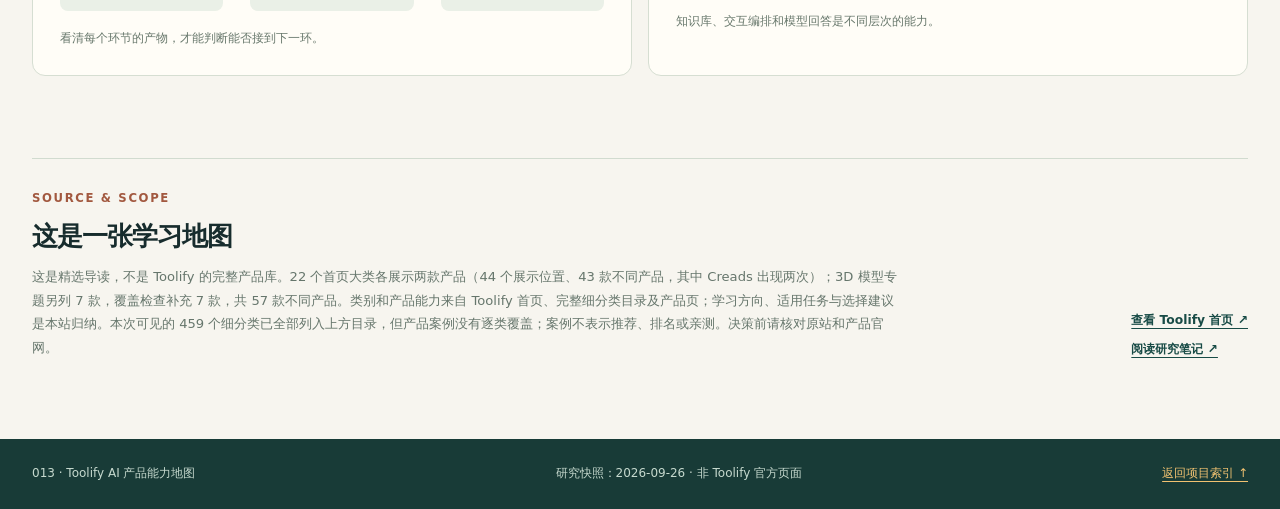
<file: docs/projects/013-toolify-ai-atlas/index.html>
<!doctype html>
<html lang="zh-CN">
<head>
  <meta charset="utf-8">
  <meta name="viewport" content="width=device-width, initial-scale=1">
  <meta name="description" content="Toolify AI 产品发现目录导读：分类、榜单和产品页帮助发现工具；网页整理对话、创作、开发、商业、研究与专业场景六条方向，收录 22 个大类、459 个细分类及 57 款产品案例。">
  <meta name="theme-color" content="#f7f5ef">
  <title>AI 产品与能力地图 · Toolify 分类导读</title>
  <link rel="icon" type="image/svg+xml" href="data:image/svg+xml,%3Csvg xmlns='http://www.w3.org/2000/svg' viewBox='0 0 64 64'%3E%3Crect width='64' height='64' rx='16' fill='%2316292c'/%3E%3Ccircle cx='21' cy='21' r='7' fill='%23f2b94b'/%3E%3Ccircle cx='43' cy='21' r='7' fill='%23f2b94b'/%3E%3Ccircle cx='21' cy='43' r='7' fill='%23f2b94b'/%3E%3Ccircle cx='43' cy='43' r='7' fill='%23f2b94b'/%3E%3C/svg%3E">
  <link rel="stylesheet" href="styles.css">
  <link rel="stylesheet" href="taxonomy.css">
  <script defer src="taxonomy-data.js"></script>
  <script defer src="taxonomy-zh.js"></script>
  <script defer src="taxonomy.js"></script>
  <script defer src="app.js"></script>
</head>
<body>
  <a class="skip-link" href="#main">跳到正文</a>
  <header class="site-header">
    <div class="site-header-inner">
      <a class="brand" href="../../index.html" aria-label="返回项目研究索引">
        <span class="brand-mark" aria-hidden="true"><i></i><i></i><i></i><i></i></span>
        <span>AI 能力地图</span>
        <span class="brand-id">/ 013</span>
      </a>
      <nav class="top-links" aria-label="页面链接">
        <a href="overview.html">整体引导图</a>
        <a href="#taxonomy">完整类别</a>
        <a href="#atlas">产品案例</a>
        <a href="#three-d">3D 模型</a>
        <a href="#method">阅读方法</a>
        <a href="https://www.toolify.ai/" target="_blank" rel="noopener noreferrer">Toolify 原站 <span aria-hidden="true">↗</span></a>
      </nav>
    </div>
  </header>

  <main id="main">
    <section class="intro shell" aria-labelledby="page-title">
      <div class="intro-copy">
        <p class="eyebrow"><span class="eyebrow-line"></span> AI PRODUCT LANDSCAPE · 2026.09</p>
        <h1 id="page-title">从实际产品，<br><em>看懂 AI 能力方向。</em></h1>
        <p class="intro-lead">Toolify 是按分类、榜单和产品页发现 AI 工具的目录。本站完整整理本次可见的 22 个大类、459 个细分类，归纳对话与知识、多媒体、开发流程、增长商业、研究识别、生活与专业六条产品方向；用 57 款案例帮助你为现有语音、视频与智能体项目寻找可验证的能力。</p>
      </div>
      <div class="intro-stat" aria-label="页面内容概览">
        <div><strong>22</strong><span>Toolify 大类</span></div>
        <div><strong>459</strong><span>细分类快照</span></div>
        <div><strong>57</strong><span>产品案例</span></div>
      </div>
    </section>

    <a class="overview-invite shell" href="overview.html">
      <span>START HERE / OVERALL GUIDE</span>
      <strong>先看整体引导图：AI 有哪些能力，与你的项目怎么连接</strong>
      <small>六条方向 · 22 个大类 · 输入到交付的任务链 · 对你的意义</small>
      <b aria-hidden="true">→</b>
    </a>

    <section class="taxonomy-section shell" id="taxonomy" aria-labelledby="taxonomy-title">
      <div class="section-heading taxonomy-heading">
        <div>
          <p class="section-kicker">01 / FULL DIRECTORY</p>
          <h2 id="taxonomy-title">Toolify 完整类别目录</h2>
          <p>逐项收录 Toolify 完整分类页快照中可见的 22 个大类与 459 个细分类。每条细分类同时显示原英文名称、本站编写的中文名称与简短能力解释，并链接原分类页；中文内容不是 Toolify 官方译文，类别与产品数量也会随原站更新。</p>
        </div>
        <a class="taxonomy-source" href="https://www.toolify.ai/category?group=all" target="_blank" rel="noopener noreferrer">核对 Toolify 原目录 ↗</a>
      </div>

      <div class="taxonomy-lenses" aria-label="理解 AI 产品分类的三个角度">
        <article><span>01 / ACTION</span><h3>它做什么动作？</h3><p>生成、识别、抽取、检索、分析、预测或执行。名称里的 Generator、Recognition、Extraction、Agent 常提示处理方式。</p></article>
        <article><span>02 / FORMAT</span><h3>输入和交付什么？</h3><p>文字、图片、语音、音乐、视频、3D、代码或结构化数据。“Image to 3D”说明从何种材料走向何种产物。</p></article>
        <article><span>03 / CONTEXT</span><h3>用在哪个场景？</h3><p>办公、营销、教育、医疗、法律、游戏等是使用场景。同一产品可能同时属于多个动作、媒介和场景标签。</p></article>
      </div>

      <div class="taxonomy-toolbar">
        <label class="taxonomy-search-field"><span class="sr-only">搜索完整细分类</span><input id="taxonomy-search" type="search" placeholder="搜中文名称、英文类别或能力，例如 3D、合同、转写" autocomplete="off"></label>
        <label class="taxonomy-select-label"><span class="sr-only">筛选 Toolify 大类</span><select id="taxonomy-group"></select></label>
        <button id="taxonomy-clear" type="button">清除筛选</button>
      </div>
      <div class="taxonomy-status"><span id="taxonomy-count">正在载入完整目录…</span><span>点击大类展开；点击类别名称到 Toolify 查看对应产品。</span></div>
      <div id="taxonomy-groups" class="taxonomy-groups"></div>
      <p id="taxonomy-empty" class="empty-state" hidden>没有找到匹配的细分类。试试英文名称，或清除筛选查看完整目录。</p>
      <div class="taxonomy-footer"><p><strong>目录完整，案例精选。</strong>这里的 459 是本次查阅时原站可见的细分类条目数；中文名称和能力解释为本站归纳，并非原站官方译文；下方 57 款产品用于理解方向，并非每个细分类各有一款。Toolify 的类别也可能交叉，不宜把数量相加理解为互斥市场。</p><a href="#atlas">继续看代表产品 →</a></div>
    </section>
    <section class="atlas-section shell" id="atlas" aria-labelledby="atlas-title">
      <div class="section-heading atlas-heading">
        <div>
          <p class="section-kicker">02 / PRODUCT EXAMPLES</p>
          <h2 id="atlas-title">22 大类的代表产品</h2>
          <p>这部分每个大类展示两款产品，用于认识实际能力；上方完整目录可查全部 459 个细分类。3D 与其他补充案例见后文。</p>
        </div>
        <label class="search-field">
          <svg viewBox="0 0 24 24" aria-hidden="true"><circle cx="11" cy="11" r="6.5"></circle><path d="m16 16 4.5 4.5"></path></svg>
          <span class="sr-only">搜索类别、能力或任务</span>
          <input id="search" type="search" placeholder="搜索类别 / 产品 / 细分能力" autocomplete="off">
          <kbd>/</kbd>
        </label>
      </div>

      <a class="topic-banner" href="#three-d">
        <span class="topic-banner-label">专题补充 / 3D MODELING</span>
        <span class="topic-banner-title">3D 模型与数字资产 <span aria-hidden="true">↗</span></span>
        <span class="topic-banner-copy">文字或图片生成模型 → 贴图与拓扑 → 骨骼、LOD 和导出。查看 7 款实际产品与选择要点。</span>
      </a>

      <div class="atlas-workspace">
        <nav class="direction-nav" aria-label="能力方向筛选">
          <p class="nav-caption">学习方向</p>
          <div id="group-list" class="group-list"></div>
          <div class="nav-footnote">六个方向是本站为了学习而重新整理的视角。Toolify 的类别和标签本身可能交叉。</div>
        </nav>

        <div class="catalog">
          <div class="catalog-status"><span id="result-count">正在载入类别…</span><span class="catalog-tip">点击卡片查看细节 <span aria-hidden="true">↘</span></span></div>
          <a id="three-d-match" class="topic-search-result" href="#three-d" hidden><span>专题匹配</span><strong>3D 模型与数字资产 ↗</strong><small>Meshy · Tripo AI · Rodin · 3D AI Studio · Sloyd · Kaedim · Secret Sauce 3D</small></a>
          <a id="coverage-match" class="topic-search-result" href="#coverage" hidden><span>覆盖检查</span><strong>其他细分能力与补充产品 ↗</strong><small>Coze · TurboScribe · Gamma · VisionStory AI · Rosebud AI · GitBook · Nanonets</small></a>
          <div id="category-list" class="category-list"></div>
          <p id="empty-state" class="empty-state" hidden>没有找到匹配的内容。试试“视频”“智能体”“3D”或“数据”。</p>
        </div>

        <aside id="detail-panel" class="detail-panel" aria-label="类别详情" aria-live="polite">
          <div class="detail-placeholder">正在载入类别说明…</div>
        </aside>
      </div>
    </section>

    <section class="three-d-section shell" id="three-d" aria-labelledby="three-d-title">
      <div class="section-heading three-d-heading">
        <div>
          <p class="section-kicker">03 / DEEP DIVE</p>
          <h2 id="three-d-title">3D 模型与数字资产</h2>
          <p>3D 建模属于 Toolify 的细分类，不在首页 22 个大类的名称里。这里沿制作流程看 7 款具体产品，而不是把“室内设计”当成所有 3D 产品。</p>
        </div>
        <div class="three-d-count"><strong>07</strong><span>款产品案例</span></div>
      </div>
      <div class="three-d-taxonomy">
        <span>Toolify 细分类</span>
        <a href="https://www.toolify.ai/category/ai-3d-model-generator" target="_blank" rel="noopener noreferrer">AI 3D Model Generator ↗</a>
        <a href="https://www.toolify.ai/category/text-to-3d" target="_blank" rel="noopener noreferrer">Text to 3D ↗</a>
        <a href="https://www.toolify.ai/category/image-to-3d-model" target="_blank" rel="noopener noreferrer">Image to 3D Model ↗</a>
      </div>
      <div class="three-d-flow" aria-label="3D 资产制作流程">
        <span><b>01 输入</b>文字描述、概念图、参考照片</span>
        <i aria-hidden="true">→</i>
        <span><b>02 生成</b>几何形体、材质与贴图</span>
        <i aria-hidden="true">→</i>
        <span><b>03 整理</b>重拓扑、UV、LOD、骨骼</span>
        <i aria-hidden="true">→</i>
        <span><b>04 交付</b>导出并在目标软件里检查</span>
      </div>
      <div class="three-d-grid">
        <article class="three-d-card">
          <div class="three-d-card-top"><span>01 / 快速生成</span><span>文字 + 图片</span></div>
          <h3><a href="https://www.toolify.ai/tool/meshy" target="_blank" rel="noopener noreferrer">Meshy <span aria-hidden="true">↗</span></a></h3>
          <p>用文字或图片生成 3D 模型，添加纹理，并提供模型导出与动画相关功能。</p>
          <small><b>适合先看：</b>游戏道具、创意概念资产的快速初稿。</small>
        </article>
        <article class="three-d-card">
          <div class="three-d-card-top"><span>02 / 角色与场景</span><span>文字 + 图片</span></div>
          <h3><a href="https://www.toolify.ai/tool/tripo-ai" target="_blank" rel="noopener noreferrer">Tripo AI <span aria-hidden="true">↗</span></a></h3>
          <p>从文字或图片生成 3D 物体，支持纹理、场景生成与自动绑定骨骼。</p>
          <small><b>适合先看：</b>需要从角色原型继续探索动作制作的场景。</small>
        </article>
        <article class="three-d-card">
          <div class="three-d-card-top"><span>03 / 资产工具箱</span><span>生成 + 编辑</span></div>
          <h3><a href="https://www.toolify.ai/tool/rodin" target="_blank" rel="noopener noreferrer">Hyper3D / Rodin <span aria-hidden="true">↗</span></a></h3>
          <p>从文字或图片生成 3D 模型，并提供纹理、网格编辑、查看和格式转换功能。</p>
          <small><b>适合先看：</b>想把生成与资产整理放在同一流程里。</small>
        </article>
        <article class="three-d-card">
          <div class="three-d-card-top"><span>04 / 生成与优化</span><span>纹理 + LOD</span></div>
          <h3><a href="https://www.toolify.ai/tool/3d-ai-studio" target="_blank" rel="noopener noreferrer">3D AI Studio <span aria-hidden="true">↗</span></a></h3>
          <p>支持文字或图片生成模型，以及 AI 贴图、重新布线和自动细节层级（LOD）。</p>
          <small><b>适合先看：</b>从原型继续走向游戏或实时渲染资产。</small>
        </article>
        <article class="three-d-card">
          <div class="three-d-card-top"><span>05 / 可控建模</span><span>参数化模板</span></div>
          <h3><a href="https://www.toolify.ai/tool/sloyd" target="_blank" rel="noopener noreferrer">Sloyd <span aria-hidden="true">↗</span></a></h3>
          <p>用参数化模板、文字或图片生成模型，提供 UV、LOD 和面向游戏引擎的接入方式。</p>
          <small><b>适合先看：</b>需要批量、可控地制作风格统一的道具。</small>
        </article>
        <article class="three-d-card">
          <div class="three-d-card-top"><span>06 / 团队交付</span><span>概念图转模型</span></div>
          <h3><a href="https://www.toolify.ai/tool/kaedim" target="_blank" rel="noopener noreferrer">Kaedim <span aria-hidden="true">↗</span></a></h3>
          <p>把 2D 概念图或描述转成 3D 资产，并结合人工检查与精修流程。</p>
          <small><b>适合先看：</b>需要更接近游戏生产流程的团队资产制作。</small>
        </article>
        <article class="three-d-card">
          <div class="three-d-card-top"><span>07 / 专业后处理</span><span>网格 + UV</span></div>
          <h3><a href="https://www.toolify.ai/tool/secret-sauce-3d" target="_blank" rel="noopener noreferrer">Secret Sauce 3D <span aria-hidden="true">↗</span></a></h3>
          <p>聚焦从 2D 到 3D 的网格处理、重拓扑、UV 展开、分割与 Blender 衔接。</p>
          <small><b>适合先看：</b>已有生成模型，但需要进入可编辑的专业工作流。</small>
        </article>
      </div>
      <div class="three-d-guidance">
        <div>
          <h3>看 3D 产品，先确认交付物</h3>
          <p>能预览的静态模型、能编辑的游戏资产、已绑定骨骼的角色和可直接驱动的数字人，是不同完成度。自动生成或自动绑骨也需要在目标软件里检查拓扑、贴图、动作和兼容性。</p>
        </div>
        <div>
          <h3>用同一张参考图试产品</h3>
          <p>比较外形贴合度、面数与拓扑、UV 和贴图、骨骼与动画支持、导出格式，以及商用授权。价格和功能会变化，以产品官网为准。</p>
        </div>
      </div>
      <p class="three-d-next"><a href="#coverage">继续看：除 3D 外，还有哪些实际产品没被原样本代表？ →</a></p>
    </section>

    <section class="coverage-section" id="coverage" aria-labelledby="coverage-title">
      <div class="shell">
        <div class="section-heading coverage-heading">
          <div>
            <p class="section-kicker">04 / PRODUCT COVERAGE</p>
            <h2 id="coverage-title">产品案例还有哪些空白？</h2>
            <p>上方已逐项收录本次快照可见的 459 个细分类。最初版本只从首页 22 个大类各选两款产品，因此漏掉了 3D 等能力方向。这里展示另外 7 个此前缺少产品样本的细分类，帮助理解案例与完整目录的区别。</p>
          </div>
          <a class="coverage-all-link" href="https://www.toolify.ai/category?group=all" target="_blank" rel="noopener noreferrer">查看 Toolify 完整细分类 ↗</a>
        </div>
        <div class="coverage-logic" aria-label="本页遗漏产生的原因">
          <span><b>入口</b>首页 22 个大类</span><i aria-hidden="true">→</i>
          <span><b>取样</b>每类只挑 2 款</span><i aria-hidden="true">→</i>
          <span><b>结果</b>不少细分类缺少产品案例</span>
        </div>
        <div class="coverage-grid">
          <article class="coverage-card" id="coverage-agent">
            <p class="coverage-parent">办公与生产力 · 智能体</p>
            <h3>会调用工具的 AI Agent</h3>
            <p>原案例是日程管理与跨软件自动化，没有展示可配置记忆、插件和流程的智能体平台。</p>
            <div class="coverage-links"><a href="https://www.toolify.ai/tool/%E6%89%A3%E5%AD%90" target="_blank" rel="noopener noreferrer"><b>补充产品：Coze</b> · 智能体构建与发布 ↗</a><a href="https://www.toolify.ai/category/ai-agent" target="_blank" rel="noopener noreferrer">AI Agent 分类 ↗</a></div>
          </article>
          <article class="coverage-card" id="coverage-transcription">
            <p class="coverage-parent">语音生成与转换 · 语音转写</p>
            <h3>录音转文字与字幕</h3>
            <p>原案例 ElevenLabs、Typecast 偏向配音；页面虽然写了“转写”，却没有对应的产品样本。</p>
            <div class="coverage-links"><a href="https://www.toolify.ai/tool/turboscribe-ai" target="_blank" rel="noopener noreferrer"><b>补充产品：TurboScribe</b> · 音视频转写与导出 ↗</a><a href="https://www.toolify.ai/category/ai-transcription" target="_blank" rel="noopener noreferrer">AI Transcription 分类 ↗</a></div>
          </article>
          <article class="coverage-card" id="coverage-presentation">
            <p class="coverage-parent">办公与生产力 · 演示文稿</p>
            <h3>从想法生成 PPT</h3>
            <p>原办公案例是日程与自动化，未展示把主题或材料变成可编辑演示内容的方向。</p>
            <div class="coverage-links"><a href="https://www.toolify.ai/tool/gamma-ai-1" target="_blank" rel="noopener noreferrer"><b>补充产品：Gamma</b> · 演示、网页与文档 ↗</a><a href="https://www.toolify.ai/category/ai-presentation-generator" target="_blank" rel="noopener noreferrer">AI Presentation Generator 分类 ↗</a></div>
          </article>
          <article class="coverage-card" id="coverage-avatar">
            <p class="coverage-parent">视频与动画 · 头像视频</p>
            <h3>数字人讲解视频</h3>
            <p>原视频案例关注广告短片与文档转视频，没有展示照片、脚本驱动的虚拟形象视频。</p>
            <div class="coverage-links"><a href="https://www.toolify.ai/tool/visionstory-ai" target="_blank" rel="noopener noreferrer"><b>补充产品：VisionStory AI</b> · 照片与文字生成形象视频 ↗</a><a href="https://www.toolify.ai/category/ai-avatar-video-generator" target="_blank" rel="noopener noreferrer">AI Avatar Video Generator 分类 ↗</a></div>
          </article>
          <article class="coverage-card" id="coverage-game">
            <p class="coverage-parent">其他与跨类工具 · 游戏生成</p>
            <h3>可交互游戏与世界</h3>
            <p>3D 模型专题关注资产本身；把玩法、场景和发布流程做成游戏，是另一条产品方向。</p>
            <div class="coverage-links"><a href="https://www.toolify.ai/tool/rosebud" target="_blank" rel="noopener noreferrer"><b>补充产品：Rosebud AI</b> · 提示词构建游戏 ↗</a><a href="https://www.toolify.ai/category/ai-game-generator" target="_blank" rel="noopener noreferrer">AI Game Generator 分类 ↗</a></div>
          </article>
          <article class="coverage-card" id="coverage-knowledge">
            <p class="coverage-parent">学习与知识工作 · 知识库</p>
            <h3>让团队资料可查可用</h3>
            <p>原案例以通用问答和学习工具为主，没有展示组织资料、搜索与维护知识的产品。</p>
            <div class="coverage-links"><a href="https://www.toolify.ai/tool/the-new-gitbook" target="_blank" rel="noopener noreferrer"><b>补充产品：GitBook</b> · 文档与 AI 搜索 ↗</a><a href="https://www.toolify.ai/category/ai-knowledge-base" target="_blank" rel="noopener noreferrer">AI Knowledge Base 分类 ↗</a></div>
          </article>
          <article class="coverage-card" id="coverage-extraction">
            <p class="coverage-parent">办公与图像分析 · 文档提取</p>
            <h3>从文件抽取结构化数据</h3>
            <p>原图像分析案例偏重 OCR 读字，没有展示从票据、订单等文件抽字段并送入业务系统。</p>
            <div class="coverage-links"><a href="https://www.toolify.ai/tool/nanonets" target="_blank" rel="noopener noreferrer"><b>补充产品：Nanonets</b> · 文档提取与流程 ↗</a><a href="https://www.toolify.ai/category/ai-document-extraction" target="_blank" rel="noopener noreferrer">AI Document Extraction 分类 ↗</a></div>
          </article>
        </div>
        <p class="coverage-limits"><strong>范围说明：</strong>本次目录已列出原站快照中可见的全部 459 个细分类；这 7 项只是补充产品案例，其他细分类未必都有案例。Toolify 的目录和产品持续变化，选型时请打开对应细分类与产品页核对。</p>
      </div>
    </section>

    <section class="method-section" id="method" aria-labelledby="method-title">
      <div class="shell">
        <div class="section-heading">
          <div><p class="section-kicker">05 / UNDERSTAND</p><h2 id="method-title">用四个问题读懂一个产品</h2></div>
          <p class="method-intro">产品名称和模型名称会变化，任务链条更稳定。拿自己的材料试一次，比只看功能标签更容易判断价值。</p>
        </div>
        <div class="method-grid">
          <article class="method-card"><span class="method-no">01</span><h3>给它什么？</h3><p class="method-label">输入</p><p>问题、文档、录音、图片、视频、表格，还是业务系统里的数据？</p></article>
          <article class="method-card"><span class="method-no">02</span><h3>它做了什么？</h3><p class="method-label">处理</p><p>是生成、识别、检索、抽取、分类、预测，还是调用工具执行操作？</p></article>
          <article class="method-card"><span class="method-no">03</span><h3>交付什么？</h3><p class="method-label">输出</p><p>答案、脚本、图片、字幕、代码、结构化数据，或已经完成的工作？</p></article>
          <article class="method-card"><span class="method-no">04</span><h3>怎么验收？</h3><p class="method-label">验证</p><p>用真实样本检查准确性、可编辑性、成本、速度、权限和人工复核工作量。</p></article>
        </div>
      </div>
    </section>

    <section class="routes-section shell" aria-labelledby="routes-title">
      <div class="section-heading">
        <div><p class="section-kicker">06 / CONNECT</p><h2 id="routes-title">把方向放进实际工作流</h2></div>
        <p>下面用本仓库已研究的项目举例。箭头表示可探索的衔接方向，跨项目集成效果仍需测试。</p>
      </div>
      <div class="routes-grid">
        <article class="route-card">
          <div class="route-head"><span class="route-symbol" aria-hidden="true">◉</span><span>内容生产</span><span class="route-index">A / CREATE</span></div>
          <h3>从一句想法到发布</h3>
          <div class="route-flow">
            <span><b>脚本与分镜</b><small><a href="../010-jellyfish/index.html">Jellyfish</a></small></span>
            <i aria-hidden="true">→</i>
            <span><b>语音与视频</b><small><a href="../003-voicebox/index.html">Voicebox</a> · <a href="../012-moneyprinterturbo/index.html">MoneyPrinterTurbo</a></small></span>
            <i aria-hidden="true">→</i>
            <span><b>剪辑与发布</b><small><a href="../008-video-use/index.html">video-use</a> · <a href="../002-social-auto-upload/index.html">social-auto-upload</a></small></span>
          </div>
          <p>看清每个环节的产物，才能判断能否接到下一环。</p>
        </article>
        <article class="route-card">
          <div class="route-head"><span class="route-symbol" aria-hidden="true">◎</span><span>知识助手</span><span class="route-index">B / ASSIST</span></div>
          <h3>从资料到可执行回答</h3>
          <div class="route-flow">
            <span><b>整理资料</b><small><a href="../007-calibre-web/index.html">Calibre-Web</a></small></span>
            <i aria-hidden="true">→</i>
            <span><b>接收问题</b><small><a href="../005-whisperlivekit/index.html">WhisperLiveKit</a></small></span>
            <i aria-hidden="true">→</i>
            <span><b>回答与调用</b><small><a href="../006-fay/index.html">Fay</a></small></span>
          </div>
          <p>知识库、交互编排和模型回答是不同层次的能力。</p>
        </article>
      </div>
    </section>

    <section class="source-section shell" aria-labelledby="source-title">
      <div class="source-note">
        <div><p class="section-kicker">SOURCE & SCOPE</p><h2 id="source-title">这是一张学习地图</h2><p>这是精选导读，不是 Toolify 的完整产品库。22 个首页大类各展示两款产品（44 个展示位置、43 款不同产品，其中 Creads 出现两次）；3D 模型专题另列 7 款，覆盖检查补充 7 款，共 57 款不同产品。类别和产品能力来自 Toolify 首页、完整细分类目录及产品页；学习方向、适用任务与选择建议是本站归纳。本次可见的 459 个细分类已全部列入上方目录，但产品案例没有逐类覆盖；案例不表示推荐、排名或亲测。决策前请核对原站和产品官网。</p></div>
        <div class="source-links"><a href="https://www.toolify.ai/" target="_blank" rel="noopener noreferrer">查看 Toolify 首页 ↗</a><a href="https://github.com/yydshly/0925_codex_project/blob/main/projects/013-toolify-ai-atlas/README.md" target="_blank" rel="noopener noreferrer">阅读研究笔记 ↗</a></div>
      </div>
    </section>
  </main>
  <footer class="site-footer"><div class="shell"><span>013 · Toolify AI 产品能力地图</span><span>研究快照：2026-09-26 · 非 Toolify 官方页面</span><a href="../../index.html">返回项目索引 ↑</a></div></footer>
</body>
</html>
</file>
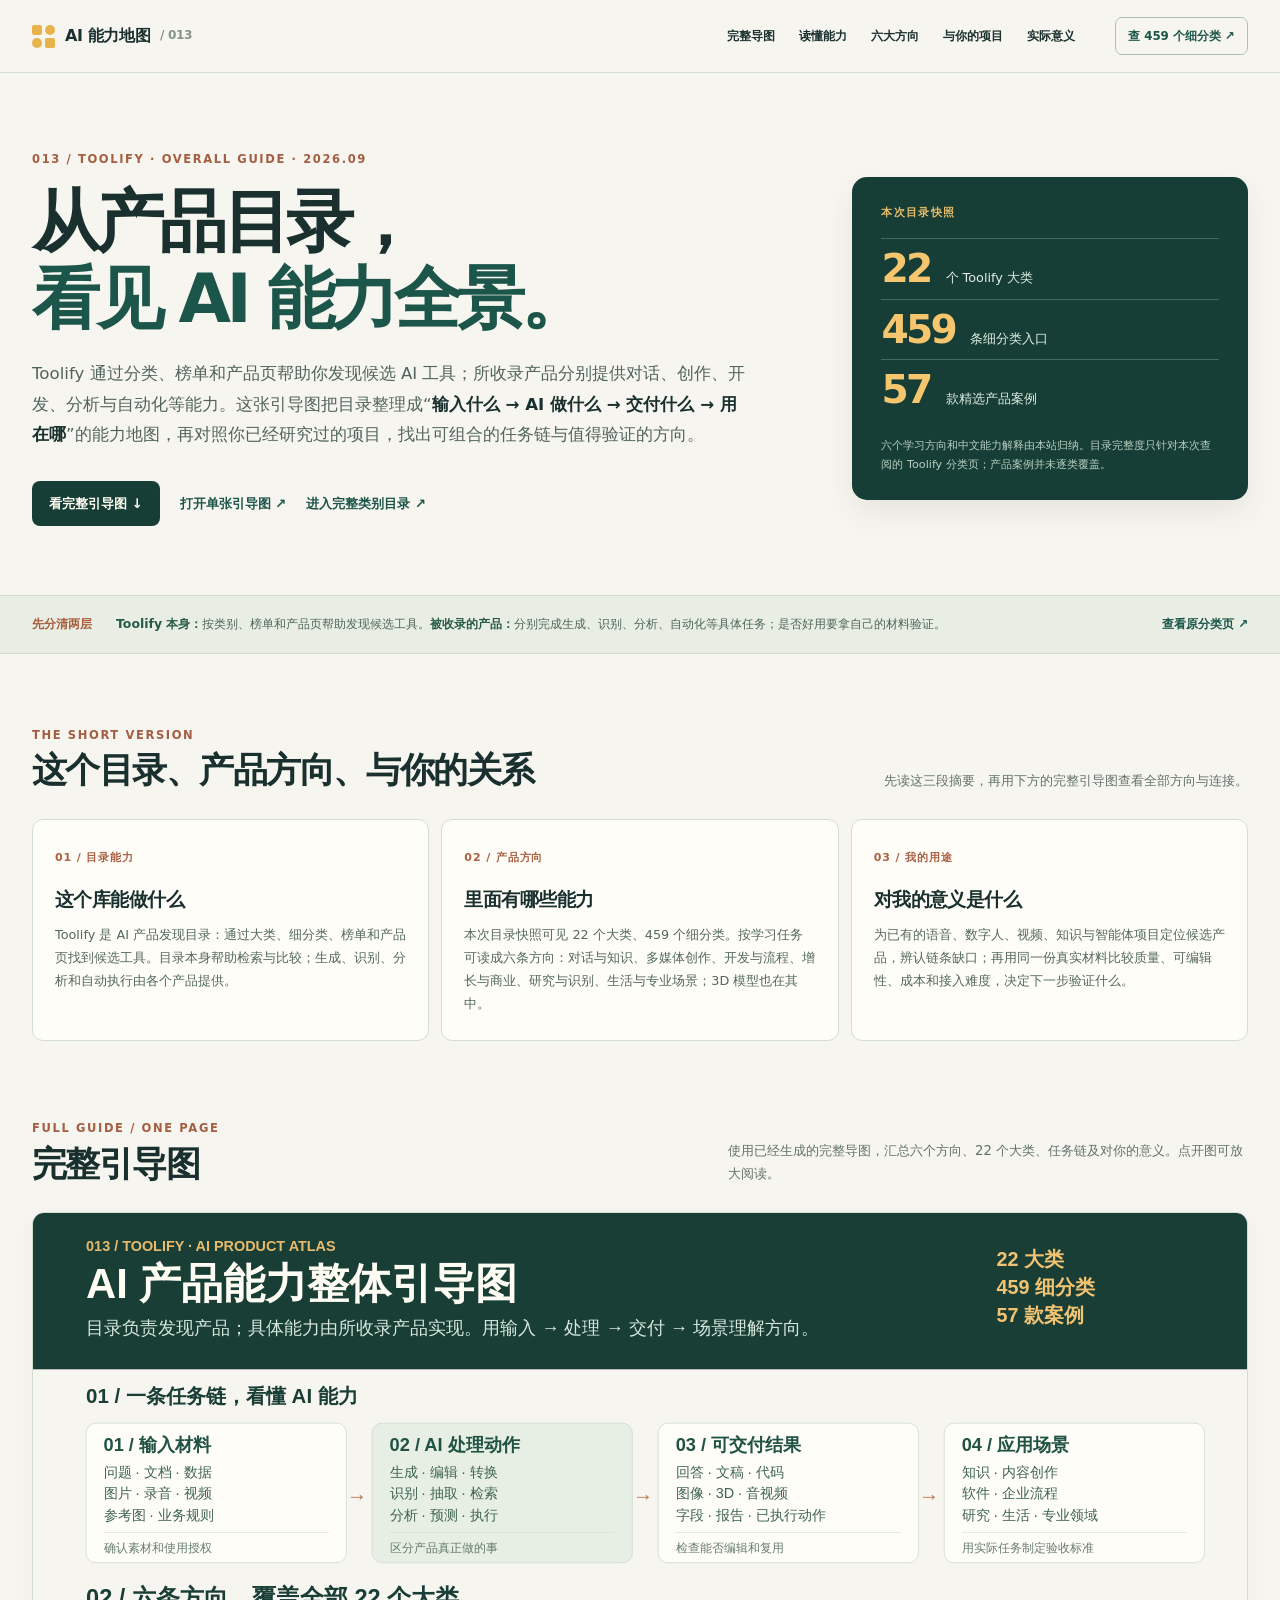
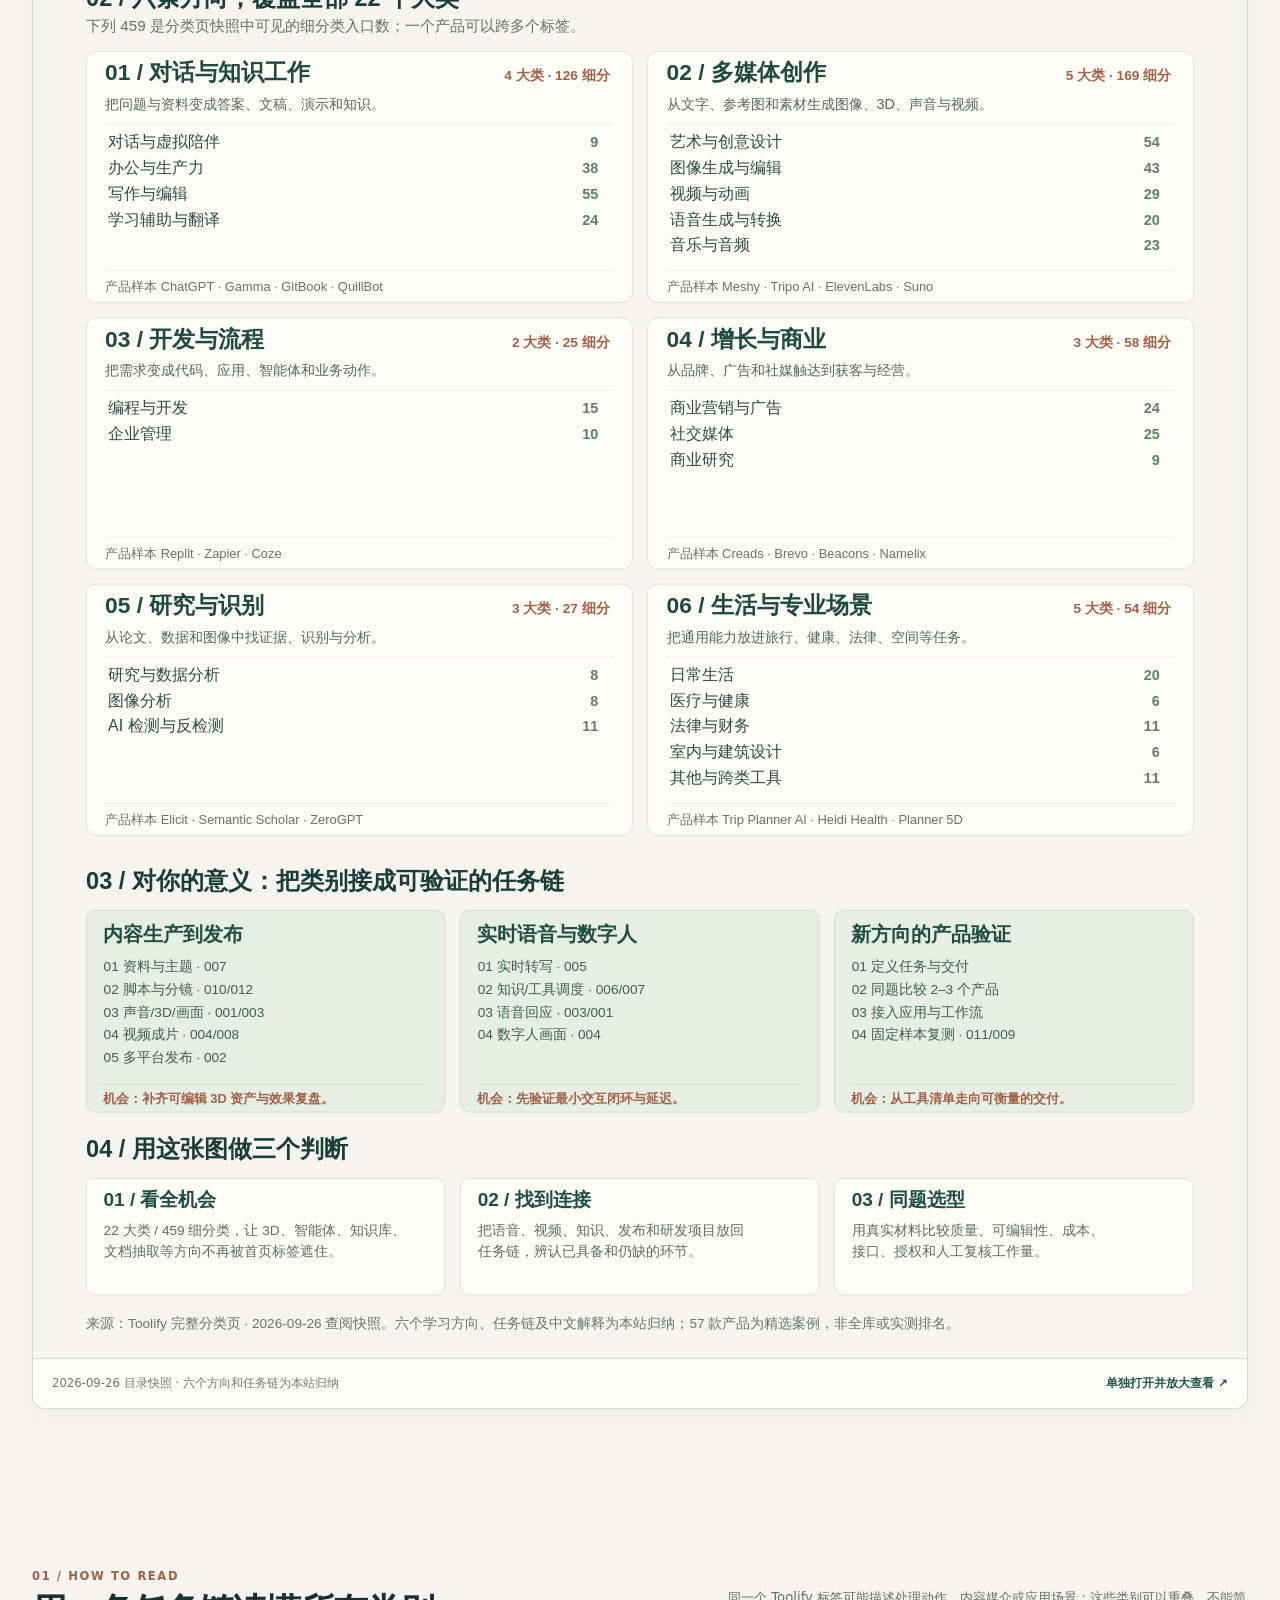
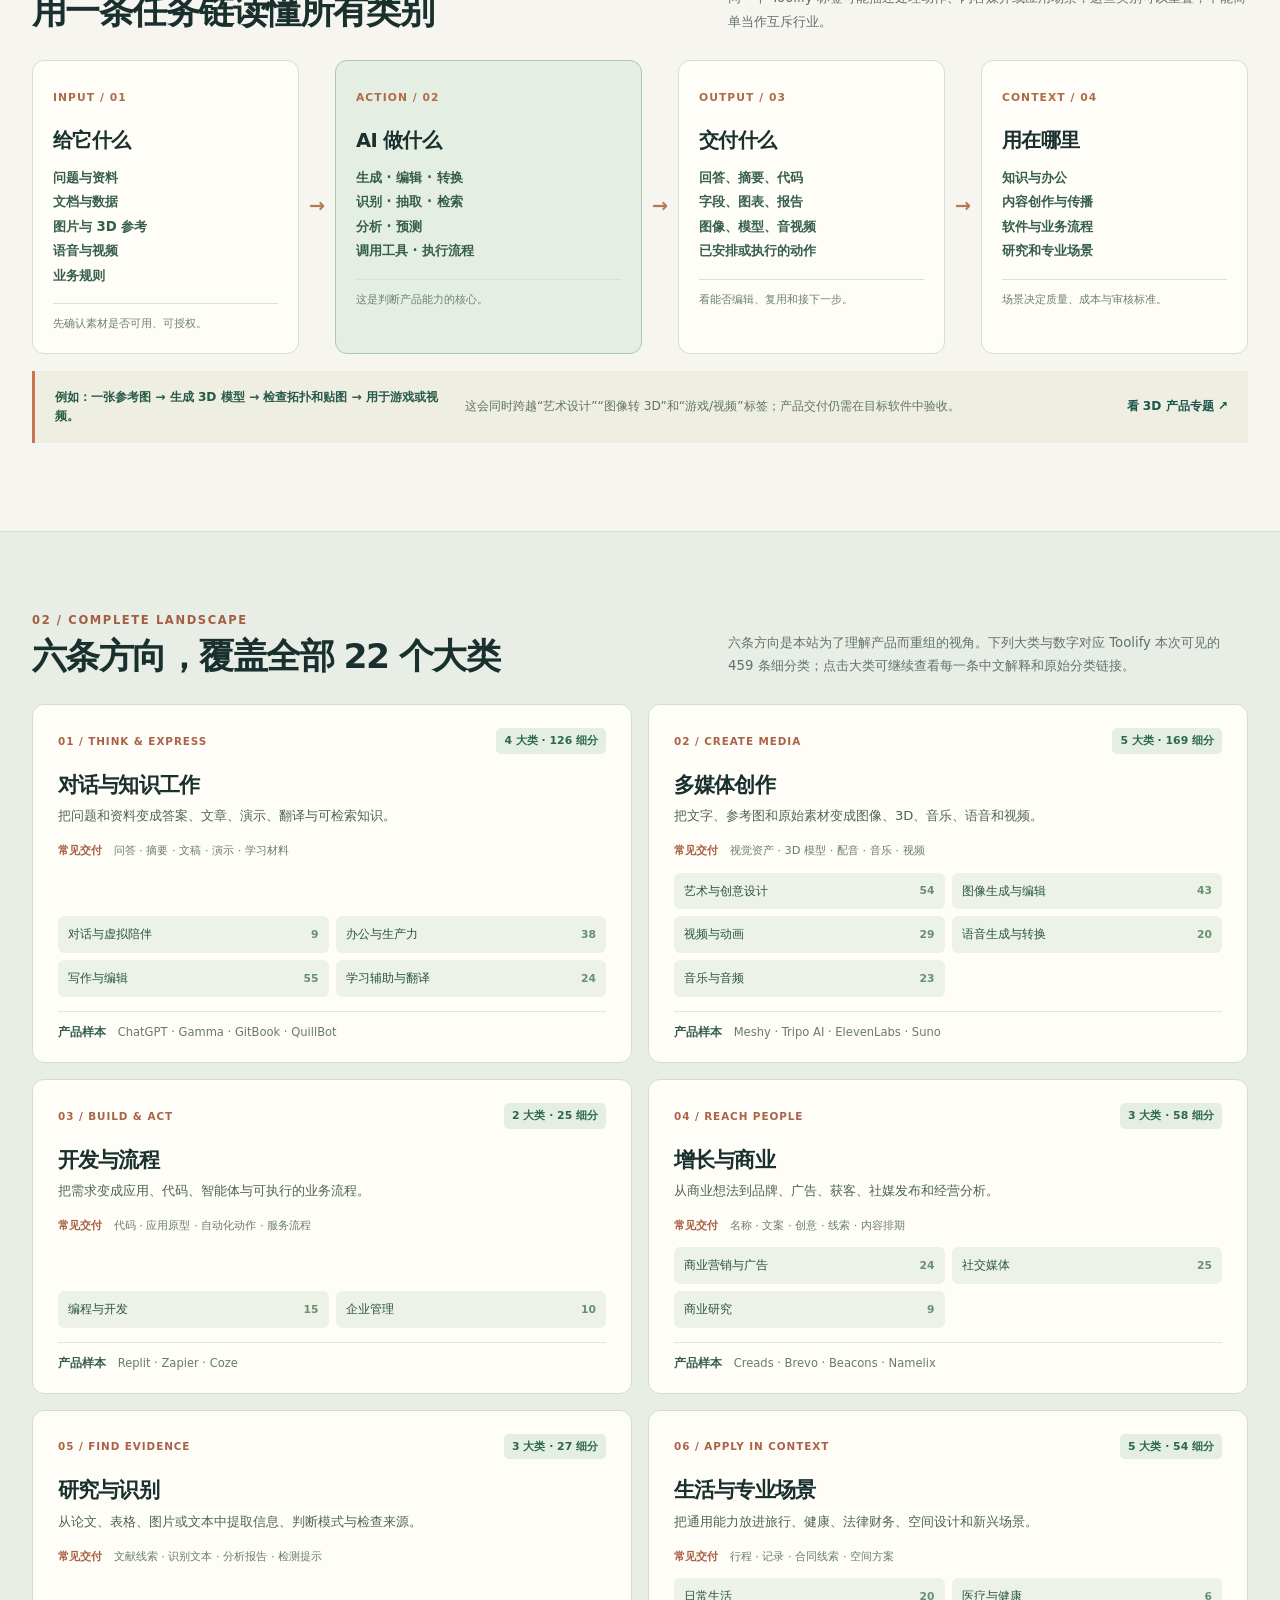
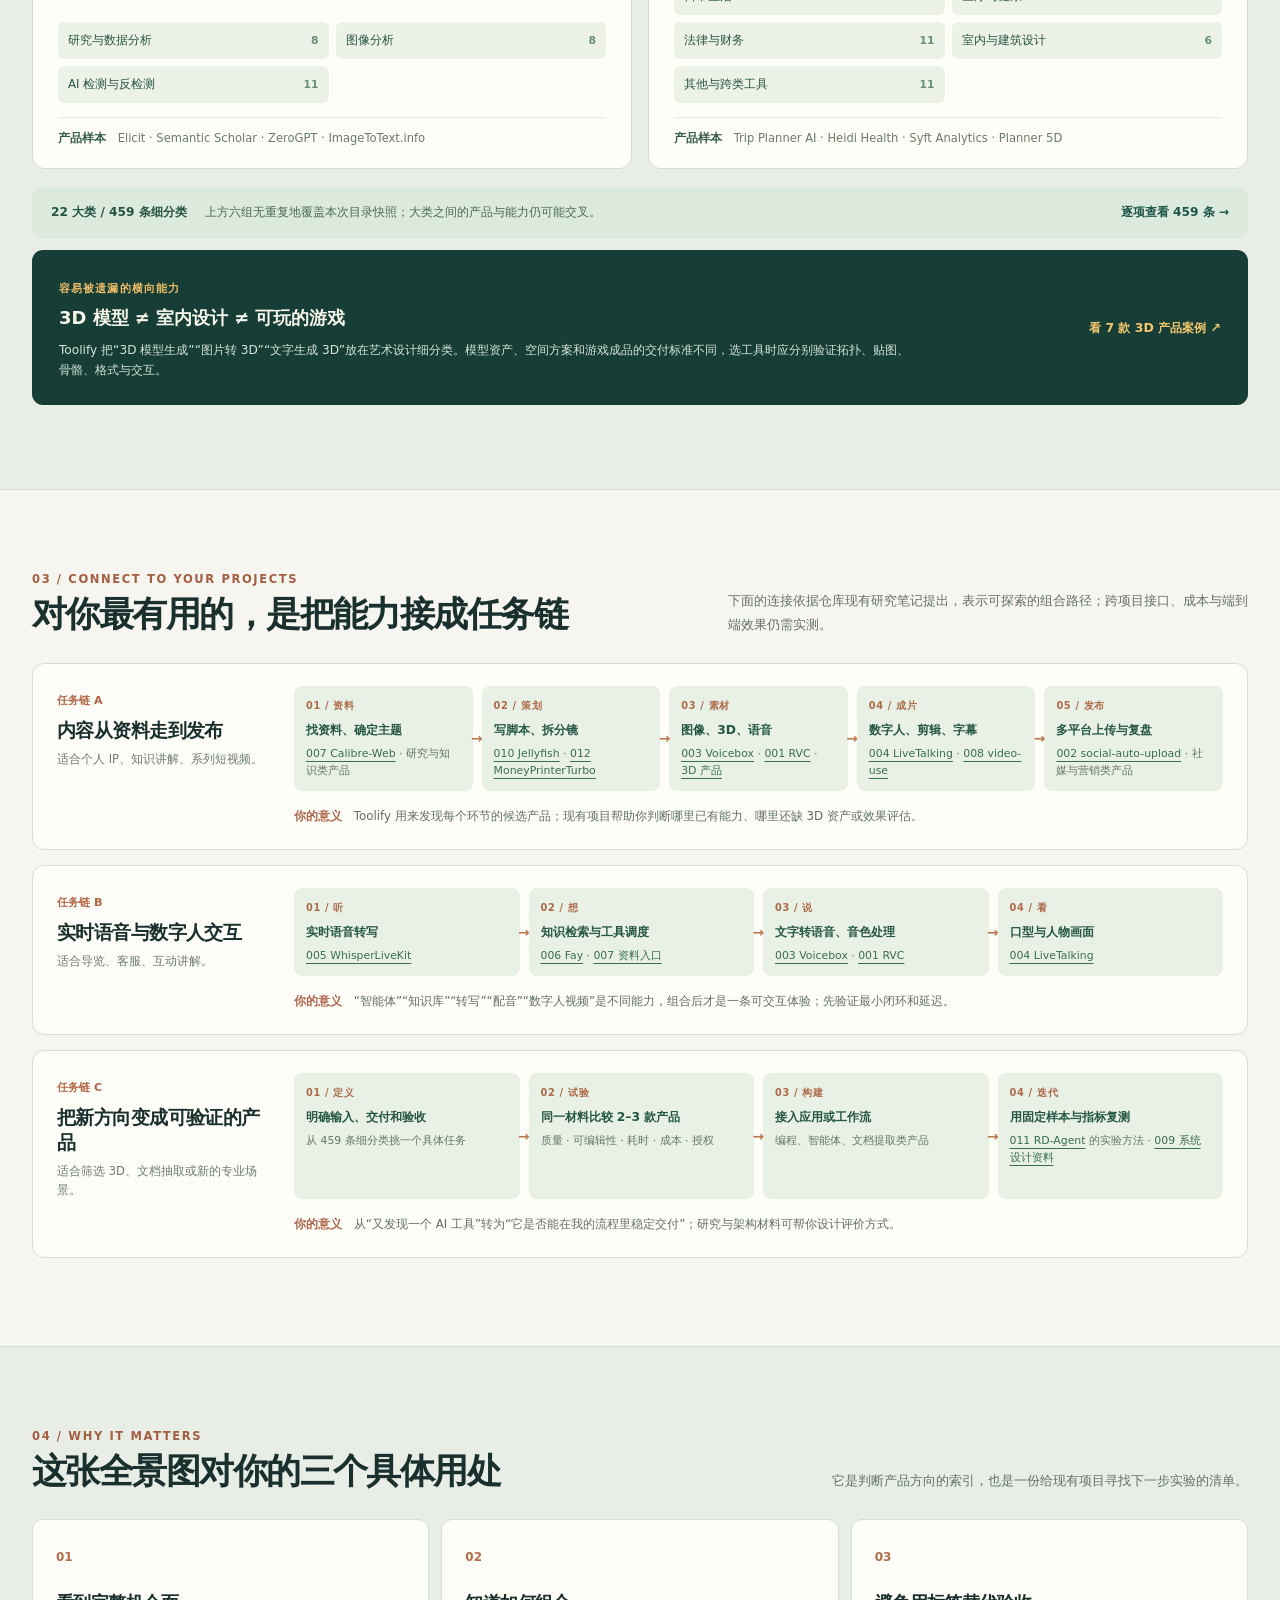
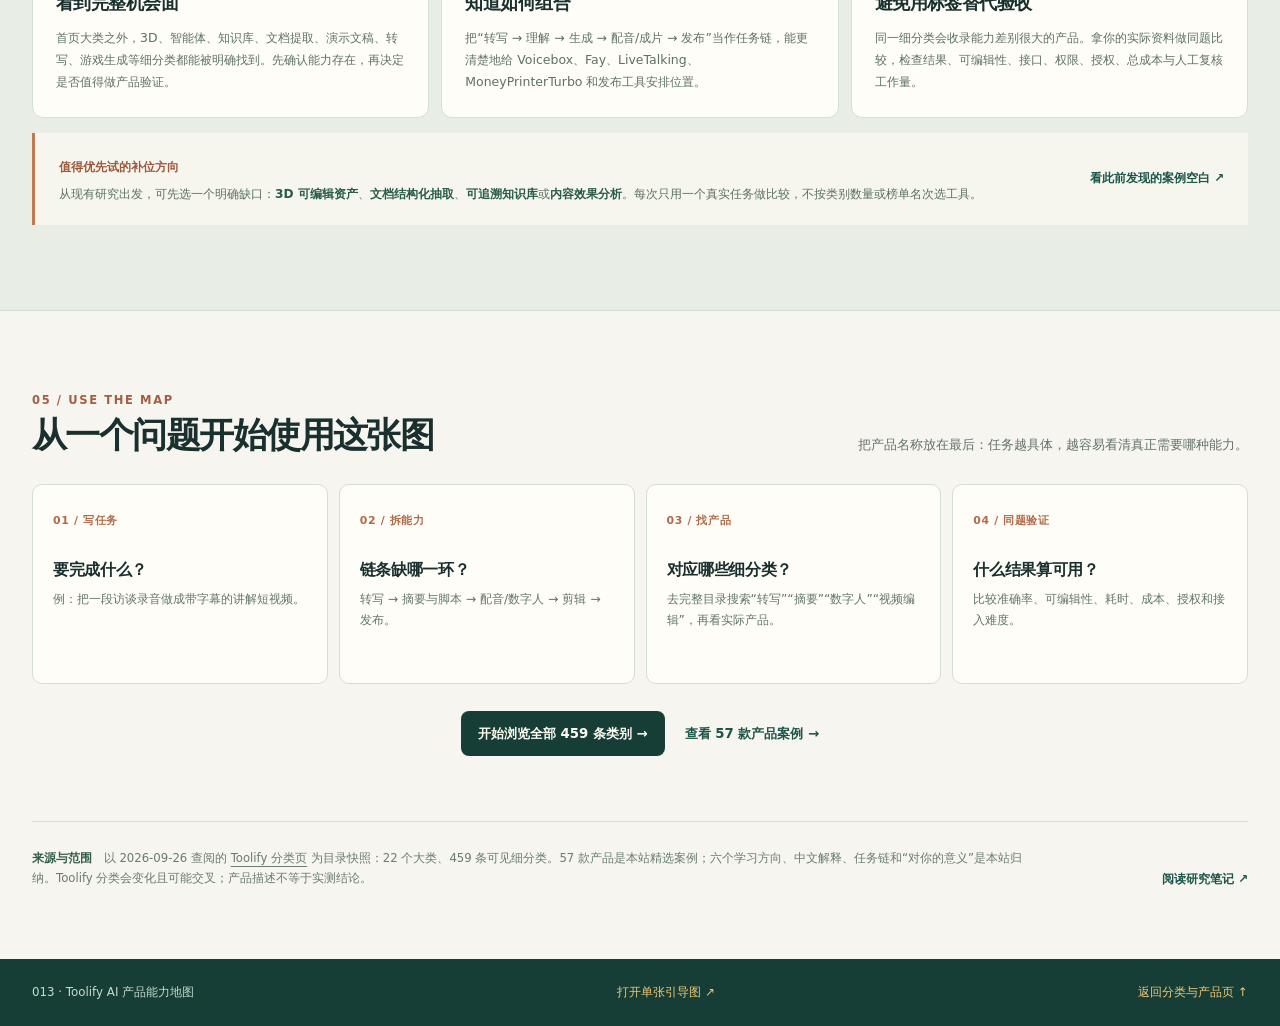
<file: docs/projects/013-toolify-ai-atlas/overview.html>
<!doctype html>
<html lang="zh-CN">
<head>
  <meta charset="utf-8">
  <meta name="viewport" content="width=device-width, initial-scale=1">
  <meta name="description" content="Toolify 是按类别、榜单和产品页发现 AI 工具的目录。完整引导图展示 22 个大类、459 个细分类、六条产品方向，以及它们对语音、数字人、视频、知识与智能体项目的意义。">
  <meta name="theme-color" content="#f7f5ef">
  <title>AI 产品能力整体引导图 · Toolify</title>
  <link rel="stylesheet" href="overview.css">
</head>
<body>
  <a class="skip-link" href="#main">跳到正文</a>
  <header class="site-header">
    <div class="shell header-inner">
      <a class="brand" href="index.html"><span class="brand-symbol" aria-hidden="true"><i></i><i></i><i></i><i></i></span><span>AI 能力地图</span><small>/ 013</small></a>
      <nav aria-label="引导图导航"><a href="#poster">完整导图</a><a href="#model">读懂能力</a><a href="#landscape">六大方向</a><a href="#chains">与你的项目</a><a href="#meaning">实际意义</a></nav>
      <a class="header-cta" href="index.html#taxonomy">查 459 个细分类 ↗</a>
    </div>
  </header>

  <main id="main">
    <section class="hero shell" aria-labelledby="hero-title">
      <div class="hero-copy">
        <p class="eyebrow">013 / TOOLIFY · OVERALL GUIDE · 2026.09</p>
        <h1 id="hero-title">从产品目录，<br><em>看见 AI 能力全景。</em></h1>
        <p class="hero-lead">Toolify 通过分类、榜单和产品页帮助你发现候选 AI 工具；所收录产品分别提供对话、创作、开发、分析与自动化等能力。这张引导图把目录整理成“<strong>输入什么 → AI 做什么 → 交付什么 → 用在哪</strong>”的能力地图，再对照你已经研究过的项目，找出可组合的任务链与值得验证的方向。</p>
        <div class="hero-actions"><a class="primary-link" href="#poster">看完整引导图 ↓</a><a class="text-link" href="overview.svg">打开单张引导图 ↗</a><a class="text-link" href="index.html#taxonomy">进入完整类别目录 ↗</a></div>
      </div>
      <div class="hero-data" aria-label="本次研究范围">
        <p>本次目录快照</p>
        <div class="hero-number"><strong>22</strong><span>个 Toolify 大类</span></div>
        <div class="hero-number"><strong>459</strong><span>条细分类入口</span></div>
        <div class="hero-number"><strong>57</strong><span>款精选产品案例</span></div>
        <small>六个学习方向和中文能力解释由本站归纳。目录完整度只针对本次查阅的 Toolify 分类页；产品案例并未逐类覆盖。</small>
      </div>
    </section>

    <section class="scope-bar" aria-label="目录与产品能力的区别">
      <div class="shell scope-inner"><b>先分清两层</b><p><strong>Toolify 本身：</strong>按类别、榜单和产品页帮助发现候选工具。<strong>被收录的产品：</strong>分别完成生成、识别、分析、自动化等具体任务；是否好用要拿自己的材料验证。</p><a href="https://www.toolify.ai/category?group=all" target="_blank" rel="noopener noreferrer">查看原分类页 ↗</a></div>
    </section>

    <section class="summary-section shell" id="summary" aria-labelledby="summary-title">
      <div class="section-head"><div><p class="kicker">THE SHORT VERSION</p><h2 id="summary-title">这个目录、产品方向、与你的关系</h2></div><p>先读这三段摘要，再用下方的完整引导图查看全部方向与连接。</p></div>
      <div class="summary-grid">
        <article><span>01 / 目录能力</span><h3>这个库能做什么</h3><p>Toolify 是 AI 产品发现目录：通过大类、细分类、榜单和产品页找到候选工具。目录本身帮助检索与比较；生成、识别、分析和自动执行由各个产品提供。</p></article>
        <article><span>02 / 产品方向</span><h3>里面有哪些能力</h3><p>本次目录快照可见 22 个大类、459 个细分类。按学习任务可读成六条方向：对话与知识、多媒体创作、开发与流程、增长与商业、研究与识别、生活与专业场景；3D 模型也在其中。</p></article>
        <article><span>03 / 我的用途</span><h3>对我的意义是什么</h3><p>为已有的语音、数字人、视频、知识与智能体项目定位候选产品，辨认链条缺口；再用同一份真实材料比较质量、可编辑性、成本和接入难度，决定下一步验证什么。</p></article>
      </div>
    </section>

    <section class="poster-section shell" id="poster" aria-labelledby="poster-title">
      <div class="section-head"><div><p class="kicker">FULL GUIDE / ONE PAGE</p><h2 id="poster-title">完整引导图</h2></div><p>使用已经生成的完整导图，汇总六个方向、22 个大类、任务链及对你的意义。点开图可放大阅读。</p></div>
      <figure class="poster-figure">
        <a href="overview.svg" aria-label="打开可放大浏览的 Toolify AI 产品能力完整引导图"><img src="overview.svg" width="1600" height="2300" alt="完整引导图：Toolify 目录对应六个学习方向、22 个大类与 459 个细分类；展示输入、AI 处理、交付、应用场景，以及内容生产、实时数字人和产品验证三条任务链。"></a>
        <figcaption><span>2026-09-26 目录快照 · 六个方向和任务链为本站归纳</span><a href="overview.svg">单独打开并放大查看 ↗</a></figcaption>
      </figure>
    </section>

    <section class="model-section shell" id="model" aria-labelledby="model-title">
      <div class="section-head"><div><p class="kicker">01 / HOW TO READ</p><h2 id="model-title">用一条任务链读懂所有类别</h2></div><p>同一个 Toolify 标签可能描述处理动作、内容媒介或应用场景；这些类别可以重叠，不能简单当作互斥行业。</p></div>
      <div class="ability-flow" role="img" aria-label="输入材料经过生成、识别、抽取、检索、分析、预测或执行，形成可交付结果，再进入不同应用场景">
        <div class="flow-node"><span class="flow-index">INPUT / 01</span><h3>给它什么</h3><p>问题与资料<br>文档与数据<br>图片与 3D 参考<br>语音与视频<br>业务规则</p><small>先确认素材是否可用、可授权。</small></div>
        <span class="flow-arrow" aria-hidden="true">→</span>
        <div class="flow-node is-core"><span class="flow-index">ACTION / 02</span><h3>AI 做什么</h3><p>生成 · 编辑 · 转换<br>识别 · 抽取 · 检索<br>分析 · 预测<br>调用工具 · 执行流程</p><small>这是判断产品能力的核心。</small></div>
        <span class="flow-arrow" aria-hidden="true">→</span>
        <div class="flow-node"><span class="flow-index">OUTPUT / 03</span><h3>交付什么</h3><p>回答、摘要、代码<br>字段、图表、报告<br>图像、模型、音视频<br>已安排或执行的动作</p><small>看能否编辑、复用和接下一步。</small></div>
        <span class="flow-arrow" aria-hidden="true">→</span>
        <div class="flow-node"><span class="flow-index">CONTEXT / 04</span><h3>用在哪里</h3><p>知识与办公<br>内容创作与传播<br>软件与业务流程<br>研究和专业场景</p><small>场景决定质量、成本与审核标准。</small></div>
      </div>
      <div class="model-example"><b>例如：一张参考图 → 生成 3D 模型 → 检查拓扑和贴图 → 用于游戏或视频。</b><span>这会同时跨越“艺术设计”“图像转 3D”和“游戏/视频”标签；产品交付仍需在目标软件中验收。</span><a href="index.html#three-d">看 3D 产品专题 ↗</a></div>
    </section>

    <section class="landscape-section" id="landscape" aria-labelledby="landscape-title">
      <div class="shell">
        <div class="section-head"><div><p class="kicker">02 / COMPLETE LANDSCAPE</p><h2 id="landscape-title">六条方向，覆盖全部 22 个大类</h2></div><p>六条方向是本站为了理解产品而重组的视角。下列大类与数字对应 Toolify 本次可见的 459 条细分类；点击大类可继续查看每一条中文解释和原始分类链接。</p></div>
        <div class="domain-grid">
          <article class="domain-card" id="domain-knowledge">
            <div class="domain-top"><span class="domain-index">01 / THINK & EXPRESS</span><span class="domain-count">4 大类 · 126 细分</span></div>
            <h3>对话与知识工作</h3><p class="domain-purpose">把问题和资料变成答案、文章、演示、翻译与可检索知识。</p>
            <p class="domain-io"><b>常见交付</b> 问答 · 摘要 · 文稿 · 演示 · 学习材料</p>
            <div class="domain-cats" aria-label="对话与知识工作的四个 Toolify 大类">
              <a href="index.html#taxonomy-chatbots-virtual-companions"><span>对话与虚拟陪伴</span><b>9</b></a>
              <a href="index.html#taxonomy-office-productivity"><span>办公与生产力</span><b>38</b></a>
              <a href="index.html#taxonomy-writing-editing"><span>写作与编辑</span><b>55</b></a>
              <a href="index.html#taxonomy-education-translation"><span>学习辅助与翻译</span><b>24</b></a>
            </div>
            <p class="domain-examples"><b>产品样本</b> ChatGPT · Gamma · GitBook · QuillBot</p>
          </article>

          <article class="domain-card" id="domain-creative">
            <div class="domain-top"><span class="domain-index">02 / CREATE MEDIA</span><span class="domain-count">5 大类 · 169 细分</span></div>
            <h3>多媒体创作</h3><p class="domain-purpose">把文字、参考图和原始素材变成图像、3D、音乐、语音和视频。</p>
            <p class="domain-io"><b>常见交付</b> 视觉资产 · 3D 模型 · 配音 · 音乐 · 视频</p>
            <div class="domain-cats" aria-label="多媒体创作的五个 Toolify 大类">
              <a href="index.html#taxonomy-art-creative-design"><span>艺术与创意设计</span><b>54</b></a>
              <a href="index.html#taxonomy-image-generation-editing"><span>图像生成与编辑</span><b>43</b></a>
              <a href="index.html#taxonomy-video-animation"><span>视频与动画</span><b>29</b></a>
              <a href="index.html#taxonomy-voice-generation-conversion"><span>语音生成与转换</span><b>20</b></a>
              <a href="index.html#taxonomy-music-audio"><span>音乐与音频</span><b>23</b></a>
            </div>
            <p class="domain-examples"><b>产品样本</b> Meshy · Tripo AI · ElevenLabs · Suno</p>
          </article>

          <article class="domain-card" id="domain-build">
            <div class="domain-top"><span class="domain-index">03 / BUILD & ACT</span><span class="domain-count">2 大类 · 25 细分</span></div>
            <h3>开发与流程</h3><p class="domain-purpose">把需求变成应用、代码、智能体与可执行的业务流程。</p>
            <p class="domain-io"><b>常见交付</b> 代码 · 应用原型 · 自动化动作 · 服务流程</p>
            <div class="domain-cats" aria-label="开发与流程的两个 Toolify 大类">
              <a href="index.html#taxonomy-coding-development"><span>编程与开发</span><b>15</b></a>
              <a href="index.html#taxonomy-business-management"><span>企业管理</span><b>10</b></a>
            </div>
            <p class="domain-examples"><b>产品样本</b> Replit · Zapier · Coze</p>
          </article>

          <article class="domain-card" id="domain-growth">
            <div class="domain-top"><span class="domain-index">04 / REACH PEOPLE</span><span class="domain-count">3 大类 · 58 细分</span></div>
            <h3>增长与商业</h3><p class="domain-purpose">从商业想法到品牌、广告、获客、社媒发布和经营分析。</p>
            <p class="domain-io"><b>常见交付</b> 名称 · 文案 · 创意 · 线索 · 内容排期</p>
            <div class="domain-cats" aria-label="增长与商业的三个 Toolify 大类">
              <a href="index.html#taxonomy-marketing-advertising"><span>商业营销与广告</span><b>24</b></a>
              <a href="index.html#taxonomy-social-media"><span>社交媒体</span><b>25</b></a>
              <a href="index.html#taxonomy-business-research"><span>商业研究</span><b>9</b></a>
            </div>
            <p class="domain-examples"><b>产品样本</b> Creads · Brevo · Beacons · Namelix</p>
          </article>

          <article class="domain-card" id="domain-analysis">
            <div class="domain-top"><span class="domain-index">05 / FIND EVIDENCE</span><span class="domain-count">3 大类 · 27 细分</span></div>
            <h3>研究与识别</h3><p class="domain-purpose">从论文、表格、图片或文本中提取信息、判断模式与检查来源。</p>
            <p class="domain-io"><b>常见交付</b> 文献线索 · 识别文本 · 分析报告 · 检测提示</p>
            <div class="domain-cats" aria-label="研究与识别的三个 Toolify 大类">
              <a href="index.html#taxonomy-research-data-analysis"><span>研究与数据分析</span><b>8</b></a>
              <a href="index.html#taxonomy-image-analysis"><span>图像分析</span><b>8</b></a>
              <a href="index.html#taxonomy-ai-detection-anti-detection"><span>AI 检测与反检测</span><b>11</b></a>
            </div>
            <p class="domain-examples"><b>产品样本</b> Elicit · Semantic Scholar · ZeroGPT · ImageToText.info</p>
          </article>

          <article class="domain-card" id="domain-domain">
            <div class="domain-top"><span class="domain-index">06 / APPLY IN CONTEXT</span><span class="domain-count">5 大类 · 54 细分</span></div>
            <h3>生活与专业场景</h3><p class="domain-purpose">把通用能力放进旅行、健康、法律财务、空间设计和新兴场景。</p>
            <p class="domain-io"><b>常见交付</b> 行程 · 记录 · 合同线索 · 空间方案</p>
            <div class="domain-cats" aria-label="生活与专业场景的五个 Toolify 大类">
              <a href="index.html#taxonomy-daily-life"><span>日常生活</span><b>20</b></a>
              <a href="index.html#taxonomy-health-wellness"><span>医疗与健康</span><b>6</b></a>
              <a href="index.html#taxonomy-legal-finance"><span>法律与财务</span><b>11</b></a>
              <a href="index.html#taxonomy-interior-architectural-design"><span>室内与建筑设计</span><b>6</b></a>
              <a href="index.html#taxonomy-other"><span>其他与跨类工具</span><b>11</b></a>
            </div>
            <p class="domain-examples"><b>产品样本</b> Trip Planner AI · Heidi Health · Syft Analytics · Planner 5D</p>
          </article>
        </div>
        <div class="landscape-total"><strong>22 大类 / 459 条细分类</strong><span>上方六组无重复地覆盖本次目录快照；大类之间的产品与能力仍可能交叉。</span><a href="index.html#taxonomy">逐项查看 459 条 →</a></div>
        <div class="three-d-callout"><div><span>容易被遗漏的横向能力</span><h3>3D 模型 ≠ 室内设计 ≠ 可玩的游戏</h3><p>Toolify 把“3D 模型生成”“图片转 3D”“文字生成 3D”放在艺术设计细分类。模型资产、空间方案和游戏成品的交付标准不同，选工具时应分别验证拓扑、贴图、骨骼、格式与交互。</p></div><a href="index.html#three-d">看 7 款 3D 产品案例 ↗</a></div>
      </div>
    </section>

    <section class="chains-section shell" id="chains" aria-labelledby="chains-title">
      <div class="section-head"><div><p class="kicker">03 / CONNECT TO YOUR PROJECTS</p><h2 id="chains-title">对你最有用的，是把能力接成任务链</h2></div><p>下面的连接依据仓库现有研究笔记提出，表示可探索的组合路径；跨项目接口、成本与端到端效果仍需实测。</p></div>
      <div class="chain-list">
        <article class="chain-card">
          <div class="chain-heading"><span>任务链 A</span><h3>内容从资料走到发布</h3><p>适合个人 IP、知识讲解、系列短视频。</p></div>
          <ol class="chain-steps">
            <li><span>01 / 资料</span><b>找资料、确定主题</b><small><a href="../007-calibre-web/index.html">007 Calibre-Web</a> · 研究与知识类产品</small></li>
            <li><span>02 / 策划</span><b>写脚本、拆分镜</b><small><a href="../010-jellyfish/index.html">010 Jellyfish</a> · <a href="../012-moneyprinterturbo/index.html">012 MoneyPrinterTurbo</a></small></li>
            <li><span>03 / 素材</span><b>图像、3D、语音</b><small><a href="../003-voicebox/index.html">003 Voicebox</a> · <a href="../001-rvc-voice-conversion/index.html">001 RVC</a> · <a href="index.html#three-d">3D 产品</a></small></li>
            <li><span>04 / 成片</span><b>数字人、剪辑、字幕</b><small><a href="../004-livetalking/index.html">004 LiveTalking</a> · <a href="../008-video-use/index.html">008 video-use</a></small></li>
            <li><span>05 / 发布</span><b>多平台上传与复盘</b><small><a href="../002-social-auto-upload/index.html">002 social-auto-upload</a> · 社媒与营销类产品</small></li>
          </ol>
          <p class="chain-value"><b>你的意义</b> Toolify 用来发现每个环节的候选产品；现有项目帮助你判断哪里已有能力、哪里还缺 3D 资产或效果评估。</p>
        </article>

        <article class="chain-card">
          <div class="chain-heading"><span>任务链 B</span><h3>实时语音与数字人交互</h3><p>适合导览、客服、互动讲解。</p></div>
          <ol class="chain-steps">
            <li><span>01 / 听</span><b>实时语音转写</b><small><a href="../005-whisperlivekit/index.html">005 WhisperLiveKit</a></small></li>
            <li><span>02 / 想</span><b>知识检索与工具调度</b><small><a href="../006-fay/index.html">006 Fay</a> · <a href="../007-calibre-web/index.html">007 资料入口</a></small></li>
            <li><span>03 / 说</span><b>文字转语音、音色处理</b><small><a href="../003-voicebox/index.html">003 Voicebox</a> · <a href="../001-rvc-voice-conversion/index.html">001 RVC</a></small></li>
            <li><span>04 / 看</span><b>口型与人物画面</b><small><a href="../004-livetalking/index.html">004 LiveTalking</a></small></li>
          </ol>
          <p class="chain-value"><b>你的意义</b> “智能体”“知识库”“转写”“配音”“数字人视频”是不同能力，组合后才是一条可交互体验；先验证最小闭环和延迟。</p>
        </article>

        <article class="chain-card">
          <div class="chain-heading"><span>任务链 C</span><h3>把新方向变成可验证的产品</h3><p>适合筛选 3D、文档抽取或新的专业场景。</p></div>
          <ol class="chain-steps">
            <li><span>01 / 定义</span><b>明确输入、交付和验收</b><small>从 459 条细分类挑一个具体任务</small></li>
            <li><span>02 / 试验</span><b>同一材料比较 2–3 款产品</b><small>质量 · 可编辑性 · 耗时 · 成本 · 授权</small></li>
            <li><span>03 / 构建</span><b>接入应用或工作流</b><small>编程、智能体、文档提取类产品</small></li>
            <li><span>04 / 迭代</span><b>用固定样本与指标复测</b><small><a href="../011-rd-agent/index.html">011 RD-Agent</a> 的实验方法 · <a href="../../index.html#guide-system-design-primer">009 系统设计资料</a></small></li>
          </ol>
          <p class="chain-value"><b>你的意义</b> 从“又发现一个 AI 工具”转为“它是否能在我的流程里稳定交付”；研究与架构材料可帮你设计评价方式。</p>
        </article>
      </div>
    </section>

    <section class="meaning-section" id="meaning" aria-labelledby="meaning-title">
      <div class="shell">
        <div class="section-head"><div><p class="kicker">04 / WHY IT MATTERS</p><h2 id="meaning-title">这张全景图对你的三个具体用处</h2></div><p>它是判断产品方向的索引，也是一份给现有项目寻找下一步实验的清单。</p></div>
        <div class="meaning-grid">
          <article><span>01</span><h3>看到完整机会面</h3><p>首页大类之外，3D、智能体、知识库、文档提取、演示文稿、转写、游戏生成等细分类都能被明确找到。先确认能力存在，再决定是否值得做产品验证。</p></article>
          <article><span>02</span><h3>知道如何组合</h3><p>把“转写 → 理解 → 生成 → 配音/成片 → 发布”当作任务链，能更清楚地给 Voicebox、Fay、LiveTalking、MoneyPrinterTurbo 和发布工具安排位置。</p></article>
          <article><span>03</span><h3>避免用标签替代验收</h3><p>同一细分类会收录能力差别很大的产品。拿你的实际资料做同题比较，检查结果、可编辑性、接口、权限、授权、总成本与人工复核工作量。</p></article>
        </div>
        <div class="priority-box"><div><b>值得优先试的补位方向</b><p>从现有研究出发，可先选一个明确缺口：<strong>3D 可编辑资产</strong>、<strong>文档结构化抽取</strong>、<strong>可追溯知识库</strong>或<strong>内容效果分析</strong>。每次只用一个真实任务做比较，不按类别数量或榜单名次选工具。</p></div><a href="index.html#coverage">看此前发现的案例空白 ↗</a></div>
      </div>
    </section>

    <section class="method-section shell" id="method" aria-labelledby="method-title">
      <div class="section-head"><div><p class="kicker">05 / USE THE MAP</p><h2 id="method-title">从一个问题开始使用这张图</h2></div><p>把产品名称放在最后：任务越具体，越容易看清真正需要哪种能力。</p></div>
      <div class="method-grid">
        <div><span>01 / 写任务</span><h3>要完成什么？</h3><p>例：把一段访谈录音做成带字幕的讲解短视频。</p></div>
        <div><span>02 / 拆能力</span><h3>链条缺哪一环？</h3><p>转写 → 摘要与脚本 → 配音/数字人 → 剪辑 → 发布。</p></div>
        <div><span>03 / 找产品</span><h3>对应哪些细分类？</h3><p>去完整目录搜索“转写”“摘要”“数字人”“视频编辑”，再看实际产品。</p></div>
        <div><span>04 / 同题验证</span><h3>什么结果算可用？</h3><p>比较准确率、可编辑性、耗时、成本、授权和接入难度。</p></div>
      </div>
      <div class="bottom-actions"><a class="primary-link" href="index.html#taxonomy">开始浏览全部 459 条类别 →</a><a class="text-link" href="index.html#atlas">查看 57 款产品案例 →</a></div>
    </section>

    <section class="source-section shell" aria-label="来源与范围">
      <p><b>来源与范围</b> 以 2026-09-26 查阅的 <a href="https://www.toolify.ai/category?group=all" target="_blank" rel="noopener noreferrer">Toolify 分类页</a> 为目录快照：22 个大类、459 条可见细分类。57 款产品是本站精选案例；六个学习方向、中文解释、任务链和“对你的意义”是本站归纳。Toolify 分类会变化且可能交叉；产品描述不等于实测结论。</p>
      <a href="https://github.com/yydshly/0925_codex_project/blob/main/projects/013-toolify-ai-atlas/README.md" target="_blank" rel="noopener noreferrer">阅读研究笔记 ↗</a>
    </section>
  </main>
  <footer class="site-footer"><div class="shell"><span>013 · Toolify AI 产品能力地图</span><a href="overview.svg">打开单张引导图 ↗</a><a href="index.html">返回分类与产品页 ↑</a></div></footer>
</body>
</html>
</file>
<file: docs/projects/001-rvc-voice-conversion/style.css>
:root {
  color-scheme: dark;
  --bg: #090e18;
  --panel: #121b2c;
  --panel-alt: #172338;
  --text: #edf4f7;
  --muted: #afbfce;
  --faint: #8398aa;
  --line: #2a3c50;
  --cyan: #65e5dc;
  --lime: #d2f48a;
  --blue: #83a9ff;
}
* { box-sizing: border-box; }
html { scroll-behavior: smooth; }
body {
  margin: 0;
  color: var(--text);
  background:
    radial-gradient(circle at 89% 3%, rgba(47, 94, 126, .23), transparent 27rem),
    radial-gradient(circle at 6% 44%, rgba(28, 91, 103, .13), transparent 27rem),
    var(--bg);
  font-family: Inter, "Segoe UI", "PingFang SC", "Microsoft YaHei", system-ui, sans-serif;
  font-size: 1rem;
  line-height: 1.65;
}
a { color: inherit; }
button, a { -webkit-tap-highlight-color: transparent; }
a:focus-visible { outline: 3px solid var(--lime); outline-offset: 4px; border-radius: 3px; }
.skip-link {
  position: absolute;
  z-index: 20;
  top: -100px;
  left: 1rem;
  padding: .75rem 1rem;
  background: var(--lime);
  color: #101927;
}
.skip-link:focus { top: 1rem; }
.wrap { width: min(1160px, calc(100% - 48px)); margin-inline: auto; }
.site-header {
  position: sticky;
  z-index: 10;
  top: 0;
  border-bottom: 1px solid rgba(130, 162, 186, .15);
  background: rgba(9, 14, 24, .91);
  -webkit-backdrop-filter: blur(14px);
  backdrop-filter: blur(14px);
}
.header-inner { display: flex; align-items: center; min-height: 72px; gap: 2.4rem; }
.brand { display: inline-flex; align-items: center; gap: .75rem; text-decoration: none; font-weight: 650; white-space: nowrap; }
.brand strong { color: var(--faint); font-weight: 500; }
.brand-mark {
  display: grid;
  place-items: center;
  width: 32px;
  height: 32px;
  border: 1px solid var(--cyan);
  border-radius: 8px;
  color: var(--cyan);
  font-size: .95rem;
  font-weight: 800;
  line-height: 1;
}
.site-nav { display: flex; align-items: center; gap: 1.8rem; margin-left: auto; }
.site-nav a, .header-source { color: var(--muted); font-size: .9rem; text-decoration: none; }
.site-nav a:hover, .header-source:hover, .site-footer a:hover { color: var(--cyan); }
.header-source { padding-left: 1.3rem; border-left: 1px solid var(--line); white-space: nowrap; }

.hero { display: grid; grid-template-columns: minmax(0, 1.15fr) minmax(340px, .85fr); align-items: center; gap: clamp(2rem, 6vw, 5.5rem); padding-block: clamp(4rem, 8vw, 7rem) clamp(4.5rem, 9vw, 7rem); }
.eyebrow, .section-kicker, .section-divider, .panel-label, .panel-tag, .flow-index, .card-num, .card-meta, .lane-label, .scenario-no, .scenario-flow, .limit-mark {
  font-family: "Cascadia Code", "SFMono-Regular", Consolas, monospace;
}
.eyebrow { display: flex; align-items: center; gap: .75rem; margin: 0 0 1.2rem; color: var(--cyan); font-size: .78rem; letter-spacing: .04em; line-height: 1.5; overflow-wrap: anywhere; }
.eyebrow-line { width: 24px; height: 1px; flex: 0 0 auto; background: currentColor; }
h1, h2, h3, p { overflow-wrap: anywhere; }
h1 { margin: 0; font-size: clamp(3rem, 6.7vw, 5.75rem); font-weight: 720; letter-spacing: -.06em; line-height: 1.11; }
h1 span { color: var(--cyan); }
.hero-lead { max-width: 43rem; margin: 1.6rem 0 0; font-size: clamp(1.1rem, 1.8vw, 1.25rem); line-height: 1.8; color: #dae5ed; }
.hero-note { margin: .8rem 0 0; color: var(--muted); font-size: .95rem; }
.hero-actions { display: flex; gap: .8rem; flex-wrap: wrap; margin-top: 2rem; }
.button { display: inline-flex; align-items: center; justify-content: center; gap: 1.5rem; min-height: 46px; padding: .65rem 1.2rem; border: 1px solid transparent; border-radius: 8px; text-decoration: none; font-size: .93rem; font-weight: 700; transition: background .18s ease, border-color .18s ease, transform .18s ease; }
.button:hover { transform: translateY(-2px); }
.button.primary { background: var(--lime); color: #111b22; }
.button.primary:hover { background: #e0ffa0; }
.button.secondary { border-color: #51647a; color: var(--text); }
.button.secondary:hover { border-color: var(--cyan); background: rgba(101, 229, 220, .07); }
.flow-panel {
  position: relative;
  padding: 1.5rem;
  border: 1px solid #3a5267;
  border-radius: 18px;
  background: linear-gradient(145deg, #16253a, #0e1827 66%);
  box-shadow: 0 25px 65px rgba(0, 0, 0, .25), inset 0 1px 0 rgba(255, 255, 255, .045);
}
.flow-panel::before { content: ""; position: absolute; inset: 8px; border: 1px solid rgba(125, 160, 180, .08); border-radius: 13px; pointer-events: none; }
.flow-panel-top { display: flex; justify-content: space-between; align-items: center; gap: 1rem; margin-bottom: 1.25rem; }
.panel-label { color: #dbe9f0; font-size: .8rem; }
.panel-tag { padding: .18rem .5rem; border: 1px solid #53787b; border-radius: 4px; color: var(--cyan); font-size: .75rem; white-space: nowrap; }
.flow-stack { position: relative; }
.flow-item { position: relative; display: flex; flex-direction: column; gap: .2rem; padding: .9rem 1rem; border: 1px solid #354c61; border-radius: 10px; background: #1a2b40; }
.flow-index { color: var(--cyan); font-size: .75rem; letter-spacing: .04em; }
.flow-item strong { font-size: 1.08rem; line-height: 1.35; }
.flow-item > span:last-child { color: var(--muted); font-size: .78rem; }
.flow-engine { border-color: #608f8b; background: linear-gradient(105deg, #173b43, #1c3443); }
.flow-item.output { border-color: #63805b; background: #23343a; }
.flow-item.output .flow-index { color: var(--lime); }
.flow-connector { display: flex; align-items: center; justify-content: center; gap: .5rem; height: 36px; color: var(--faint); font-size: .75rem; }
.flow-connector span { width: 1px; height: 16px; background: #637d8d; }
.diagram-caption { margin: 1rem 0 0; text-align: right; color: var(--faint); font-size: .75rem; }

.section-divider { display: flex; align-items: center; gap: 1.2rem; color: var(--cyan); font-size: .74rem; letter-spacing: .15em; }
.section-divider::after { content: ""; height: 1px; flex: 1; background: var(--line); }
.section { padding-block: 2.8rem 6rem; scroll-margin-top: 88px; }
.section-heading { display: flex; align-items: end; justify-content: space-between; gap: 2rem; margin-bottom: 2rem; }
.section-kicker { margin: 0 0 .75rem; color: var(--cyan); font-size: .76rem; letter-spacing: .12em; text-transform: uppercase; }
h2 { margin: 0; font-size: clamp(1.9rem, 3.4vw, 2.9rem); line-height: 1.25; letter-spacing: -.04em; }
.section-heading > p { max-width: 28rem; margin: 0; color: var(--muted); font-size: .97rem; }
.section-source { margin: 1.4rem 0 0; color: var(--faint); font-size: .83rem; }
.section-source a { color: #b9d9e1; text-underline-offset: 3px; }

.capability-grid { display: grid; grid-template-columns: repeat(3, minmax(0, 1fr)); gap: 1rem; }
.capability-card { position: relative; min-height: 238px; display: flex; flex-direction: column; padding: 1.45rem; border: 1px solid var(--line); border-radius: 14px; background: #121d2e; transition: border-color .2s ease, transform .2s ease; }
.capability-card:hover { transform: translateY(-3px); border-color: #66889a; }
.capability-card.featured { border-color: #4b8883; background: linear-gradient(155deg, #184243, #182638 72%); }
.card-num { position: absolute; top: 1.4rem; right: 1.4rem; color: #88a1b2; font-size: .8rem; }
.card-icon { display: grid; place-items: center; width: 35px; height: 35px; border: 1px solid #446b73; border-radius: 8px; color: var(--cyan); font-size: 1.3rem; line-height: 1; }
.capability-card h3 { margin: 1rem 0 .45rem; font-size: 1.18rem; line-height: 1.35; }
.capability-card p { margin: 0; color: var(--muted); font-size: .9rem; line-height: 1.7; }
.card-meta { display: block; margin-top: auto; padding-top: 1.1rem; color: var(--cyan); font-size: .75rem; }

.mechanism-grid { display: grid; grid-template-columns: repeat(2, minmax(0, 1fr)); gap: 1rem; }
.lane { overflow: hidden; border: 1px solid var(--line); border-radius: 14px; background: #121d2e; }
.lane-head { padding: 1.5rem 1.75rem 1.25rem; border-bottom: 1px solid var(--line); background: linear-gradient(90deg, #1b3440, transparent); }
.infer-lane .lane-head { background: linear-gradient(90deg, #253840, transparent); }
.lane-label { color: var(--cyan); font-size: .75rem; letter-spacing: .13em; }
.infer-lane .lane-label { color: var(--lime); }
.lane h3 { margin: .35rem 0 0; font-size: 1.33rem; }
.lane ol { margin: 0; padding: .4rem 1.75rem 1.2rem; list-style: none; }
.lane li { display: grid; grid-template-columns: 2.8rem 1fr; gap: .75rem; padding-block: 1.05rem; border-bottom: 1px solid #2c3e51; }
.lane li:last-child { border-bottom: 0; }
.lane li > span { color: var(--cyan); font-family: "Cascadia Code", Consolas, monospace; font-size: .8rem; }
.infer-lane li > span { color: var(--lime); }
.lane li strong { display: block; line-height: 1.35; }
.lane li p { margin: .3rem 0 0; color: var(--muted); font-size: .9rem; }
.mechanism-note { display: grid; grid-template-columns: 10rem 1fr; gap: 1rem; margin-top: 1rem; padding: 1.15rem 1.4rem; border-left: 3px solid var(--cyan); border-radius: 0 9px 9px 0; background: #162535; }
.mechanism-note strong { color: var(--cyan); }
.mechanism-note span { color: #c8d5df; }

.scenario-list { border-top: 1px solid var(--line); }
.scenario-list article { display: grid; grid-template-columns: 3.2rem minmax(0, 1fr) auto; align-items: center; gap: 1.3rem; padding: 1.35rem .3rem; border-bottom: 1px solid var(--line); }
.scenario-no { display: grid; place-items: center; width: 2.35rem; height: 2.35rem; border: 1px solid #567a84; border-radius: 50%; color: var(--cyan); font-size: .9rem; }
.scenario-list h3 { margin: 0 0 .25rem; font-size: 1.07rem; }
.scenario-list p { max-width: 48rem; margin: 0; color: var(--muted); font-size: .9rem; }
.scenario-flow { padding: .42rem .62rem; border: 1px solid var(--line); border-radius: 5px; color: var(--lime); font-size: .75rem; white-space: nowrap; }

.decision-table-wrap { overflow: hidden; border: 1px solid var(--line); border-radius: 14px; background: #121d2e; }
.decision-table { width: 100%; border-collapse: collapse; text-align: left; }
.decision-table th, .decision-table td { padding: 1rem 1.25rem; border-bottom: 1px solid var(--line); font-size: .92rem; vertical-align: middle; }
.decision-table tr:last-child th, .decision-table tr:last-child td { border-bottom: 0; }
.decision-table thead { background: #1d2d40; }
.decision-table thead th { color: #c0d2dd; font-weight: 600; font-size: .78rem; letter-spacing: .04em; }
.decision-table tbody th { font-weight: 650; }
.decision-table tbody td:last-child { color: var(--muted); }
.fit { display: inline-block; padding: .23rem .5rem; border-radius: 4px; font-size: .78rem; font-weight: 700; white-space: nowrap; }
.fit.yes { background: rgba(95, 222, 207, .13); color: var(--cyan); }
.fit.partial { background: rgba(210, 244, 138, .13); color: var(--lime); }

.limits-grid { display: grid; grid-template-columns: repeat(4, minmax(0, 1fr)); gap: 1rem; }
.limits-grid article { padding: 1.35rem 1.15rem 1.5rem; border-top: 2px solid #5c8190; background: #121d2e; }
.limit-mark { color: var(--faint); font-size: .73rem; }
.limits-grid h3 { margin: 1.1rem 0 .5rem; font-size: 1.06rem; }
.limits-grid p { margin: 0; color: var(--muted); font-size: .88rem; }

.trial { display: flex; align-items: end; justify-content: space-between; gap: 2rem; margin-block: 1rem 5rem; padding: 2.3rem; border: 1px solid #537c7e; border-radius: 16px; background: linear-gradient(110deg, #1b4548, #17303c 58%, #172437); }
.trial h2 { font-size: clamp(1.75rem, 3vw, 2.45rem); }
.trial p:last-child { max-width: 43rem; margin: 1rem 0 0; color: #d2e1e7; }
.trial .button { flex: 0 0 auto; }
.sources { padding-top: 0; }
.source-grid { display: grid; grid-template-columns: repeat(4, minmax(0, 1fr)); gap: 1rem; }
.source-grid a { display: flex; flex-direction: column; gap: .3rem; padding: 1.15rem; border: 1px solid var(--line); border-radius: 9px; background: #121d2e; text-decoration: none; }
.source-grid a:hover { border-color: var(--cyan); }
.source-grid strong { font-size: .95rem; }
.source-grid span { color: var(--muted); font-size: .78rem; }
.site-footer { border-top: 1px solid var(--line); }
.footer-inner { display: flex; justify-content: space-between; gap: 1.5rem; padding-block: 1.5rem 2.5rem; color: var(--faint); font-size: .8rem; }
.site-footer a { text-underline-offset: 3px; }

@media (max-width: 960px) {
  .hero { grid-template-columns: 1fr; gap: 2rem; padding-block: 3.5rem 5rem; }
  .flow-panel { max-width: 670px; }
  .capability-grid { grid-template-columns: repeat(2, minmax(0, 1fr)); }
  .limits-grid, .source-grid { grid-template-columns: repeat(2, minmax(0, 1fr)); }
  .scenario-list article { grid-template-columns: 3.2rem 1fr; }
  .scenario-flow { grid-column: 2; justify-self: start; }
}
@media (max-width: 700px) {
  .wrap { width: min(100% - 32px, 1160px); }
  .header-inner { min-height: 64px; gap: 1rem; flex-wrap: wrap; padding-block: .75rem; }
  .site-nav { order: 3; width: 100%; justify-content: space-between; gap: .75rem; }
  .site-nav a { font-size: .82rem; }
  .header-source { margin-left: auto; }
  .hero { padding-top: 3rem; }
  h1 { font-size: clamp(2.75rem, 10vw, 4.2rem); }
  .section { padding-block: 2.1rem 4rem; scroll-margin-top: 110px; }
  .section-heading { display: block; }
  .section-heading > p { margin-top: .85rem; }
  .mechanism-grid { grid-template-columns: 1fr; }
  .mechanism-note { grid-template-columns: 1fr; gap: .3rem; }
  .trial { display: block; padding: 1.5rem; }
  .trial .button { margin-top: 1.5rem; }
}
@media (max-width: 560px) {
  .capability-grid, .limits-grid, .source-grid { grid-template-columns: 1fr; }
  .capability-card { min-height: 210px; }
  .scenario-list article { grid-template-columns: 2.6rem 1fr; gap: .75rem; }
  .scenario-flow { white-space: normal; }
  .decision-table thead { display: none; }
  .decision-table, .decision-table tbody, .decision-table tr, .decision-table th, .decision-table td { display: block; width: 100%; }
  .decision-table tr { padding: 1.1rem 1rem; border-bottom: 1px solid var(--line); }
  .decision-table tr:last-child { border-bottom: 0; }
  .decision-table th, .decision-table td { padding: .25rem 0; border: 0; }
  .decision-table td:nth-child(2)::before { content: "RVC 的角色  "; color: var(--faint); font-size: .75rem; }
  .decision-table td:nth-child(3)::before { content: "还需要  "; color: var(--faint); font-size: .75rem; }
  .footer-inner { display: block; }
  .footer-inner span { display: block; margin-bottom: .4rem; }
}
@media (prefers-reduced-motion: reduce) {
  html { scroll-behavior: auto; }
  .button, .capability-card { transition: none; }
}

/* Detailed RVC mechanism */
.mechanism-intro { margin-bottom: 1rem; padding: 1.8rem; border: 1px solid #4a7377; border-radius: 14px; background: linear-gradient(125deg, #17383e, #152638 65%); }
.mechanism-intro-copy { max-width: 53rem; }
.mechanism-intro h3 { margin: .45rem 0 .55rem; font-size: clamp(1.4rem, 2.2vw, 1.85rem); line-height: 1.32; }
.mechanism-intro-copy p { margin: 0; color: #d1e0e7; }
.signal-parts { display: grid; grid-template-columns: repeat(3, minmax(0, 1fr)); gap: .75rem; margin-top: 1.5rem; }
.signal-parts > div { padding: 1rem 1.1rem; border: 1px solid #46656c; border-radius: 9px; background: rgba(7, 20, 31, .33); }
.signal-part-name { display: block; margin-bottom: .45rem; color: var(--cyan); font-size: .78rem; font-weight: 700; letter-spacing: .04em; }
.signal-parts strong { display: block; font-size: 1.02rem; line-height: 1.4; }
.signal-parts p { margin: .35rem 0 0; color: var(--muted); font-size: .87rem; }
.model-outputs { display: grid; grid-template-columns: 11rem repeat(2, minmax(0, 1fr)); align-items: center; gap: 1rem; margin-top: 1rem; padding: 1.1rem 1.35rem; border: 1px solid var(--line); border-radius: 10px; background: #172535; }
.model-outputs > span { color: var(--cyan); font-size: .8rem; font-weight: 700; }
.model-outputs > div { display: flex; flex-direction: column; gap: .15rem; padding-left: 1rem; border-left: 1px solid #486074; }
.model-outputs strong { font-size: .94rem; }
.model-outputs small { color: var(--muted); font-size: .77rem; line-height: 1.5; }
.explain-grid { display: grid; grid-template-columns: repeat(3, minmax(0, 1fr)); gap: 1rem; margin-top: 1.5rem; }
.explain-grid article { padding: 1.3rem; border: 1px solid var(--line); border-radius: 10px; background: #111d2e; }
.explain-index { color: var(--lime); font-family: "Cascadia Code", Consolas, monospace; font-size: .75rem; letter-spacing: .08em; }
.explain-grid h3 { margin: .7rem 0 .45rem; font-size: 1.05rem; line-height: 1.4; }
.explain-grid p { margin: 0; color: var(--muted); font-size: .87rem; }
#mechanism .mechanism-note { margin-top: 1.5rem; }
@media (max-width: 700px) {
  .mechanism-intro { padding: 1.3rem; }
  .signal-parts, .explain-grid { grid-template-columns: 1fr; }
  .model-outputs { grid-template-columns: 1fr; gap: .8rem; }
  .model-outputs > div { padding-left: .75rem; }
}

.mechanism-options { margin: .85rem 0 0; padding: .75rem 1rem; border-left: 2px solid var(--lime); background: #172535; color: #c8d8e0; font-size: .85rem; }

/* Sound foundations and listening examples */
.learning-path { display:grid; grid-template-columns:repeat(4,minmax(0,1fr)); gap:.6rem; margin-bottom:2.2rem; }
.learning-path a { display:flex; align-items:center; gap:.6rem; padding:.85rem; border:1px solid var(--line); border-radius:8px; text-decoration:none; font-size:.9rem; background:#162535; }
.learning-path a:hover { border-color:var(--cyan); }
.learning-path span,.lesson-number { color:var(--cyan); font-family:Consolas,monospace; font-size:.8rem; }
.lesson-block { margin-top:2rem; padding:1.8rem; border:1px solid var(--line); border-radius:15px; background:#101b2b; scroll-margin-top:100px; }
.lesson-number { margin:0 0 .7rem; letter-spacing:.06em; }
.lesson-block > h3 { margin:0 0 1rem; font-size:clamp(1.4rem,2.5vw,2rem); line-height:1.4; }
.lesson-block > p:not(.lesson-number):not(.section-source) { color:#cbd9e3; max-width:65rem; }
.sound-chain { list-style:none; display:grid; grid-template-columns:repeat(4,minmax(0,1fr)); gap:1.25rem; padding:0; margin:1.5rem 0; }
.sound-chain li { position:relative; display:flex; flex-direction:column; gap:.3rem; padding:1rem; border:1px solid #41606c; border-radius:8px; background:#1a2f3d; }
.sound-chain li:not(:last-child)::after { content:"→"; position:absolute; right:-1.1rem; top:35%; color:var(--cyan); }
.sound-chain strong { font-size:.94rem; }
.sound-chain span { color:var(--muted); font-size:.84rem; }
.lesson-takeaway { padding:1.1rem 1.25rem; border-left:3px solid var(--lime); background:#1b2c35; }
.lesson-takeaway strong { color:var(--lime); }
.lesson-takeaway p { margin:.35rem 0 0; color:#ccdae2; }
.concept-grid { display:grid; grid-template-columns:repeat(3,minmax(0,1fr)); gap:.9rem; }
.concept-grid > div { padding:1.15rem; border:1px solid #345266; border-radius:9px; background:#152639; }
.concept-grid h4 { margin:0 0 .6rem; color:var(--cyan); font-size:1.05rem; }
.concept-grid p { margin:0 0 .75rem; color:#d6e1e8; font-size:.96rem; }
.concept-grid small { color:var(--muted); font-size:.85rem; }
.sound-lab { margin:1.5rem 0; padding:1.3rem; border:1px solid #547e82; border-radius:12px; background:linear-gradient(125deg,#17363c,#172536); }
.sound-lab-heading { display:flex; justify-content:space-between; align-items:end; gap:1rem; }
.sound-lab-heading h4 { margin:.3rem 0 .5rem; font-size:1.4rem; }
.sound-lab-heading p { margin:0 0 .5rem; color:var(--muted); font-size:.88rem; }
.sound-mode-buttons { display:flex; flex-wrap:wrap; gap:.5rem; margin:.9rem 0; }
.sound-lab button { font:inherit; cursor:pointer; min-height:44px; border:1px solid #668b92; border-radius:7px; padding:.5rem .8rem; color:var(--text); background:#132535; font-size:.88rem; }
.sound-lab button:hover:not(:disabled) { border-color:var(--cyan); }
.sound-lab button:focus-visible,.technical-details summary:focus-visible { outline:3px solid var(--lime); outline-offset:3px; }
.sound-mode-buttons button[aria-pressed="true"] { background:var(--cyan); color:#092024; border-color:var(--cyan); font-weight:700; }
.sound-lab button:disabled { opacity:.5; cursor:default; }
.sound-lab .audio-play { color:var(--lime); white-space:nowrap; }
.sound-lab .audio-play.is-playing { background:var(--lime); color:#10241e; }
.sound-observation { min-height:3.4em; color:#e0edf1; line-height:1.7; }
.sound-samples { display:grid; grid-template-columns:repeat(2,minmax(0,1fr)); gap:.9rem; }
.sound-sample { min-width:0; padding:1rem; border:1px solid #456675; border-radius:9px; background:#101f2e; }
.sample-heading { display:flex; align-items:center; justify-content:space-between; gap:.75rem; }
.sample-heading strong { font-size:1rem; line-height:1.5; }
.sample-meta { color:var(--muted); font-size:.82rem; margin:.7rem 0; }
.sound-wave { display:block; width:100%; height:auto; background:#0b1723; border:1px solid #2e4a5b; border-radius:5px; }
.wave-grid { stroke:#243948; stroke-width:1; }
.wave-zero { stroke:#567080; stroke-width:1; }
.wave-trace { stroke:var(--cyan); stroke-width:2; fill:none; vector-effect:non-scaling-stroke; }
.wave-axis { display:flex; justify-content:space-between; color:var(--muted); font-size:.75rem; margin-top:.25rem; }
.harmonic-label { margin:.9rem 0 .3rem; color:var(--muted); font-size:.78rem; }
.harmonic-bars { display:grid; grid-template-columns:repeat(5,minmax(0,1fr)); gap:.4rem; }
.harmonic-column { min-width:0; text-align:center; color:var(--muted); font-size:.75rem; }
.harmonic-track { height:48px; display:flex; align-items:end; justify-content:center; border-bottom:1px solid #456575; }
.harmonic-fill { display:block; width:50%; max-width:26px; background:var(--lime); }
.harmonic-column > span { display:block; margin-top:.3rem; overflow-wrap:anywhere; }
.sound-player-status { display:flex; align-items:center; gap:1rem; margin-top:1rem; font-size:.86rem; }
.sound-player-status > span { color:var(--muted); }
.sound-player-status button { flex-shrink:0; }
.sound-lab-note { font-size:.8rem; color:var(--muted); margin:1rem 0 0; }
.rebuild-block { border-color:#4a797a; background:linear-gradient(135deg,#142f35,#131e2e); }
.rebuild-grid { display:grid; grid-template-columns:repeat(3,minmax(0,1fr)); gap:1rem; margin:1.3rem 0; }
.rebuild-grid > div { padding:1.1rem; background:#132737; border:1px solid #456574; border-radius:9px; }
.rebuild-grid h4 { margin:.5rem 0; font-size:1.1rem; }
.rebuild-grid p { color:var(--muted); margin:0; font-size:.95rem; }
.rebuild-line { display:flex; align-items:center; justify-content:center; flex-wrap:wrap; gap:.75rem; padding:1rem; border:1px solid #436274; border-radius:8px; }
.rebuild-line span { color:var(--cyan); font-size:.94rem; }
.rebuild-line b { color:var(--faint); }
.technical-details { margin-top:2rem; border:1px solid var(--line); border-radius:12px; padding:1.3rem; background:#101b2a; }
.technical-details > summary { cursor:pointer; font-size:1.12rem; font-weight:650; color:var(--lime); }
.technical-details[open] > summary { margin-bottom:1.5rem; }
@media(max-width:900px) {
  .learning-path,.sound-chain { grid-template-columns:repeat(2,minmax(0,1fr)); }
  .sound-chain li:nth-child(2)::after { content:""; }
  .concept-grid,.rebuild-grid { grid-template-columns:1fr; }
}
@media(max-width:700px) {
  .lesson-block { padding:1.15rem; scroll-margin-top:115px; }
  .sound-samples { grid-template-columns:1fr; }
  .sound-lab-heading { display:block; }
  .sound-lab { padding:.9rem; }
  .learning-path a { font-size:.82rem; }
  .sound-player-status { align-items:start; }
  .technical-details { padding:1rem; }
}
@media(max-width:420px) {
  .sound-chain { grid-template-columns:1fr; gap:1.2rem; }
  .sound-chain li:not(:last-child)::after { content:"↓"; right:50%; top:auto; bottom:-1.35rem; }
  .learning-path a { display:block; }
  .learning-path span { display:block; margin-bottom:.2rem; }
}

/* Model and runtime overview */
.environment-figure { margin: 0; }
.environment-figure > a { display: block; border-radius: 18px; overflow: hidden; background: #fff; }
.environment-figure img { display: block; width: 100%; height: auto; }
.environment-figure figcaption { margin: 14px 0 28px; color: var(--muted); font-size: .9rem; }
.environment-figure figcaption a, .environment-reference a { color: var(--cyan); }
.environment-notes { display: grid; grid-template-columns: repeat(3,minmax(0,1fr)); gap: 18px; }
.environment-notes article { min-width: 0; padding: 22px; background: var(--panel); border: 1px solid var(--line); border-radius: 16px; }
.environment-notes h3 { margin: 0 0 12px; font-size: 1.1rem; }
.environment-notes p { margin: 0; color: var(--muted); }
.environment-reference { color: var(--muted); font-size: .9rem; margin-top: 24px; }
@media(max-width:760px) { .environment-notes { grid-template-columns: 1fr; } }

/* Conclusions from the RVC exploration */
.understanding-lead { padding: 28px; border: 1px solid #3d7479; border-radius: 18px; background: linear-gradient(120deg,#14383b,#152439); }
.understanding-label { color: var(--cyan); font-size: .85rem; letter-spacing: .08em; }
.understanding-lead p { margin: 12px 0; font-size: 1.25rem; line-height: 1.85; }
.understanding-lead > span:last-child { color: var(--muted); font-size: .93rem; }
.understanding-grid { display: grid; grid-template-columns: repeat(2,minmax(0,1fr)); gap: 18px; margin: 22px 0; }
.understanding-grid article { min-width: 0; padding: 25px; border: 1px solid var(--line); border-radius: 16px; background: var(--panel); }
.understanding-index { color: var(--cyan); font-size: .8rem; letter-spacing: .04em; }
.understanding-grid h3 { margin: 12px 0; font-size: 1.17rem; }
.understanding-grid p { margin: 0 0 16px; color: var(--muted); }
.understanding-grid a { color: var(--cyan); font-size: .9rem; text-decoration-thickness: 1px; text-underline-offset: 4px; }
.understanding-resources { padding: 22px; border: 1px solid var(--line); border-radius: 16px; background: #111f2f; scroll-margin-top: 130px; }
.understanding-resources > summary { cursor: pointer; color: var(--lime); font-size: 1.04rem; font-weight: 650; }
.understanding-resources > summary:focus-visible, .understanding-table-scroll:focus-visible { outline: 3px solid var(--lime); outline-offset: 5px; }
.understanding-resources > p { color: var(--muted); margin-bottom: 0; }
.understanding-table-scroll { max-width: 100%; overflow-x: auto; margin-top: 18px; }
.understanding-table { width: 100%; min-width: 610px; border-collapse: collapse; text-align: left; }
.understanding-table th, .understanding-table td { padding: 16px; border-bottom: 1px solid var(--line); vertical-align: top; }
.understanding-table thead { color: var(--cyan); background: #172b3c; }
.understanding-table tbody th { width: 19%; font-weight: 600; }
.understanding-table td { color: var(--muted); }
.understanding-decision { margin: 24px 0; padding: 28px; border: 1px solid #586a45; border-radius: 18px; background: linear-gradient(120deg,#23332b,#152337); }
.understanding-decision > h3 { margin: 10px 0 14px; font-size: 1.55rem; }
.understanding-decision > p { color: var(--muted); }
.understanding-evidence { display: grid; grid-template-columns: repeat(2,minmax(0,1fr)); gap: 18px; margin: 20px 0; }
.understanding-evidence > div { padding: 20px; background: #132434; border-radius: 12px; border: 1px solid var(--line); }
.understanding-evidence strong { color: var(--lime); }
.understanding-evidence p { margin: 9px 0 0; color: var(--muted); }
.understanding-decision .understanding-status { margin: 0; padding-top: 18px; border-top: 1px solid #456050; font-size: .88rem; }
.understanding-gallery { display: grid; grid-template-columns: repeat(3,minmax(0,1fr)); gap: 16px; }
.understanding-gallery a { display: flex; flex-direction: column; gap: 10px; padding: 22px; border: 1px solid var(--line); border-radius: 14px; background: var(--panel); text-decoration: none; }
.understanding-gallery a:hover { border-color: var(--cyan); }
.understanding-gallery span { color: var(--cyan); font-size: .82rem; }
.understanding-gallery strong { font-size: 1.07rem; }
.understanding-gallery small { color: var(--muted); }
@media(max-width:760px) {
 .understanding-grid,.understanding-evidence,.understanding-gallery { grid-template-columns: 1fr; }
 .understanding-lead,.understanding-decision,.understanding-grid article { padding: 20px; }
 .understanding-lead p { font-size: 1.08rem; }
 .understanding-resources { padding: 18px; }
}

/* Full diagrams with explanatory reading guides */
.visual-guide { margin-top: 28px; scroll-margin-top: 125px; }
.visual-guide > h3 { font-size: 1.5rem; margin: 0 0 10px; }
.visual-guide > p { color: var(--muted); margin: 0 0 20px; }
.visual-guide .understanding-gallery img { width: 100%; height: 240px; object-fit: contain; padding: 8px; background: #fff; border-radius: 8px; }
.hero-note a { display: inline-block; color: var(--cyan); margin-left: .5rem; text-underline-offset: 4px; }
.diagram-article { margin: 28px 0 36px; padding: 26px; background: #101c2b; border: 1px solid var(--line); border-radius: 18px; scroll-margin-top: 125px; }
.diagram-heading h3 { font-size: clamp(1.35rem,2.4vw,1.9rem); line-height: 1.45; margin: 10px 0 14px; }
.diagram-heading > p:last-child { color: var(--muted); margin-bottom: 24px; max-width: 66rem; }
.explainer-figure { margin: 0; }
.explainer-figure > a { display: block; border-radius: 12px; background: #fff; overflow: hidden; }
.explainer-figure img { display: block; width: 100%; height: auto; }
.explainer-figure figcaption { color: var(--muted); font-size: .87rem; margin: 12px 0 24px; }
.explainer-figure figcaption a,.diagram-next a,.diagram-inline-link a { color: var(--cyan); text-underline-offset: 4px; }
.diagram-reading { list-style: none; display: grid; grid-template-columns: repeat(3,minmax(0,1fr)); gap: 16px; margin: 24px 0; padding: 0; }
.diagram-reading li { min-width: 0; padding: 20px; border: 1px solid var(--line); border-radius: 12px; background: #17273a; }
.diagram-reading li > span { color: var(--cyan); font-size: .82rem; }
.diagram-reading h4 { margin: 10px 0; font-size: 1.05rem; line-height: 1.5; }
.diagram-reading p { color: var(--muted); margin: 0; font-size: .95rem; }
.diagram-key { padding: 20px 24px; border-left: 3px solid var(--lime); background: #1b3033; }
.diagram-key > strong { color: var(--lime); }
.diagram-key p { margin: 9px 0 0; color: #d3e0e7; }
.diagram-example { padding: 20px 24px; margin-top: 16px; border: 1px solid var(--line); border-radius: 12px; background: #152336; }
.diagram-example p { margin: 10px 0 0; color: var(--muted); }
.diagram-next { margin: 24px 0 0; font-size: .9rem; }
.diagram-inline-link { color: var(--muted); font-size: .95rem; }
@media(max-width:900px) { .diagram-reading { grid-template-columns: 1fr; } }
@media(max-width:700px) {
 .diagram-article { padding: 16px; margin-top: 22px; }
 .diagram-key,.diagram-example,.diagram-reading li { padding: 17px; }
 .visual-guide .understanding-gallery img { height: 260px; }
}

/* Three-part research abstract */
.research-abstract .section-heading > p { overflow-wrap: anywhere; }
.research-abstract .section-heading a,.abstract-links a { color: var(--cyan); }
.abstract-grid { display:grid; grid-template-columns:repeat(3,minmax(0,1fr)); gap:18px; }
.abstract-grid article { padding:24px; min-width:0; border:1px solid var(--line); border-radius:16px; background:var(--panel); }
.abstract-grid h3 { margin:0 0 12px; color:var(--cyan); font-size:1.18rem; }
.abstract-grid p { margin:0; color:var(--muted); }
.abstract-links { margin-top:22px; font-size:.94rem; }
@media(max-width:900px) { .abstract-grid { grid-template-columns:1fr; } }
</file>
<file: docs/projects/002-social-auto-upload/styles.css>
:root {
  color-scheme: light;
  --ink: #14253e;
  --ink-2: #33455e;
  --navy: #101f3b;
  --navy-2: #182d4f;
  --paper: #f7f9fc;
  --line: #dbe4ee;
  --teal: #007e81;
  --teal-bright: #65e2d3;
  --blue: #2858a8;
  --amber: #a95700;
  font-family: "Inter", "Noto Sans SC", "PingFang SC", "Microsoft YaHei", system-ui, sans-serif;
  font-size: 16px;
  line-height: 1.65;
  scroll-behavior: smooth;
}
* { box-sizing: border-box; }
body { margin: 0; color: var(--ink); background: #fff; }
button, a { -webkit-tap-highlight-color: transparent; }
a { color: inherit; }
a:focus-visible, button:focus-visible { outline: 3px solid #31c8bc; outline-offset: 4px; }
button { font: inherit; }
code { padding: .08em .32em; border-radius: 5px; background: rgba(13, 92, 130, .1); font-size: .94em; overflow-wrap: anywhere; }
.container { width: min(1160px, calc(100% - 48px)); margin-inline: auto; }
.section-pad { padding: 88px 0; scroll-margin-top: 86px; }
.skip-link { position: fixed; z-index: 100; left: 16px; top: -70px; padding: 8px 14px; color: #fff; background: var(--navy); border-radius: 8px; }
.skip-link:focus { top: 12px; }
.site-header { position: sticky; z-index: 20; top: 0; border-bottom: 1px solid rgba(255,255,255,.14); color: #fff; background: rgba(16,31,59,.97); backdrop-filter: blur(12px); }
.header-inner { display: flex; align-items: center; gap: 24px; min-height: 70px; }
.brand { display: inline-flex; align-items: center; gap: 10px; white-space: nowrap; text-decoration: none; font-size: .92rem; letter-spacing: .01em; }
.brand strong { margin-left: 4px; color: var(--teal-bright); font-weight: 750; }
.brand-mark { display: grid; place-items: center; width: 30px; height: 30px; border-radius: 9px; background: var(--teal-bright); color: var(--navy); font-size: 1.23rem; line-height: 1; font-weight: 800; }
.top-nav { display: flex; justify-content: center; gap: 27px; flex: 1; }
.top-nav a, .header-source { color: #e0e9f4; text-decoration: none; font-size: .9rem; }
.top-nav a:hover, .header-source:hover { color: var(--teal-bright); }
.header-source { white-space: nowrap; }
.hero { color: #fff; background: radial-gradient(circle at 74% 30%, rgba(33,100,126,.38), transparent 32%), radial-gradient(circle at 12% 80%, rgba(32,80,127,.28), transparent 38%), #101f3b; }
.hero-grid { display: grid; grid-template-columns: minmax(0, 1.1fr) minmax(370px, .9fr); gap: clamp(32px, 5vw, 72px); align-items: center; }
.eyebrow { display: flex; align-items: center; gap: 10px; margin: 0 0 20px; color: var(--teal-bright); font-size: .82rem; letter-spacing: .11em; font-weight: 800; }
.eyebrow-line { width: 23px; height: 2px; background: currentColor; }
h1, h2, h3, p { overflow-wrap: break-word; }
h1 { margin: 0; font-size: clamp(2.65rem, 4.1vw, 3.8rem); line-height: 1.18; letter-spacing: -.045em; font-weight: 760; }
h1 span { color: var(--teal-bright); }
.hero-summary { max-width: 610px; margin: 28px 0 0; color: #f2f7fb; font-size: 1.16rem; line-height: 1.78; }
.hero-detail { max-width: 610px; margin: 13px 0 0; color: #b8c8dc; font-size: 1rem; line-height: 1.75; }
.hero-actions { display: flex; flex-wrap: wrap; gap: 12px; margin-top: 31px; }
.button { display: inline-flex; align-items: center; justify-content: center; gap: 18px; min-height: 45px; padding: 10px 18px; border: 1px solid transparent; border-radius: 9px; text-decoration: none; font-size: .92rem; font-weight: 740; transition: transform .18s ease, background-color .18s ease, border-color .18s ease; }
.button:hover { transform: translateY(-2px); }
.button-primary { color: var(--navy); background: var(--teal-bright); }
.button-primary:hover { background: #9af4e9; }
.button-outline { color: #fff; border-color: #7388a6; }
.button-outline:hover { border-color: var(--teal-bright); background: rgba(255,255,255,.05); }
.hero-panel { border: 1px solid rgba(155,184,213,.33); border-radius: 19px; background: rgba(19,43,73,.77); box-shadow: 0 28px 70px rgba(3,13,32,.28); overflow: hidden; }
.panel-topline { display: flex; justify-content: space-between; gap: 12px; padding: 19px 24px; border-bottom: 1px solid rgba(181,205,226,.2); }
.panel-label { color: #edf9fb; font-size: .9rem; font-weight: 750; }
.panel-version { color: #9db2c7; font-size: .78rem; }
.stat-grid { display: grid; grid-template-columns: repeat(2, 1fr); gap: 1px; background: rgba(181,205,226,.16); }
.stat { display: flex; flex-direction: column; padding: 23px 24px; background: #172c4b; }
.stat strong { color: #fff; font-size: clamp(2.4rem, 4vw, 3.2rem); line-height: 1; letter-spacing: -.06em; font-variant-numeric: tabular-nums; }
.stat span { margin-top: 11px; color: #b9cfe0; font-size: .88rem; }
.panel-note { margin: 0; padding: 18px 24px; color: #b9cfe0; font-size: .82rem; line-height: 1.65; }
.panel-trace { display: flex; justify-content: space-between; align-items: center; gap: 8px; margin: 0 24px 24px; padding: 11px 14px; border: 1px solid rgba(101,226,211,.35); border-radius: 8px; color: #d7eeec; font-size: .78rem; white-space: nowrap; }
.panel-trace span:nth-child(even) { color: var(--teal-bright); }
.section-light { background: #fff; }
.section-heading { display: flex; align-items: end; justify-content: space-between; gap: 28px; margin-bottom: 28px; }
.section-kicker { margin: 0 0 8px; color: var(--teal); font-size: .78rem; font-weight: 850; letter-spacing: .13em; }
h2 { margin: 0; font-size: clamp(2.05rem, 3.3vw, 3.05rem); line-height: 1.25; letter-spacing: -.035em; }
.section-heading p:not(.section-kicker) { max-width: 720px; margin: 12px 0 0; color: #5c6b7f; font-size: 1rem; }
.source-link { flex: 0 0 auto; color: var(--blue); font-size: .88rem; font-weight: 720; text-underline-offset: 3px; }
.filters { display: flex; flex-wrap: wrap; gap: 9px; margin: 0 0 10px; }
.filter { min-height: 39px; padding: 7px 15px; border: 1px solid var(--line); border-radius: 100px; color: #415471; background: #fff; cursor: pointer; font-size: .88rem; font-weight: 680; transition: background-color .15s, color .15s, border-color .15s; }
.filter:hover { border-color: #9db7d3; background: #f3f8fb; }
.filter.active { color: #fff; border-color: var(--navy); background: var(--navy); }
.filter-count { margin: 0 0 12px; color: #6b7c91; font-size: .84rem; }
.matrix-hint { display: none; margin: -4px 0 12px; color: #63788f; font-size: .82rem; }
.matrix-scroll { overflow-x: auto; border: 1px solid var(--line); border-radius: 13px; background: #fff; box-shadow: 0 16px 42px rgba(28,51,81,.045); }
.matrix { width: 100%; min-width: 850px; border-collapse: separate; border-spacing: 0; text-align: left; }
.matrix caption { position: absolute; width: 1px; height: 1px; overflow: hidden; clip: rect(0,0,0,0); white-space: nowrap; }
.matrix th, .matrix td { padding: 16px 17px; border-bottom: 1px solid #e9eef5; font-size: .87rem; vertical-align: middle; }
.matrix thead th { color: #53647c; background: #f5f8fb; font-size: .78rem; font-weight: 780; white-space: nowrap; }
.matrix thead th:first-child { border-top-left-radius: 13px; }
.matrix thead th:last-child { border-top-right-radius: 13px; }
.matrix tbody tr:last-child th, .matrix tbody tr:last-child td { border-bottom: 0; }
.matrix tbody tr:hover th, .matrix tbody tr:hover td { background: #f6fbfc; }
.matrix tbody th { color: #1b2d46; font-weight: 770; white-space: nowrap; }
.matrix td:last-child { color: #68768a; }
.matrix th:first-child { position: sticky; left: 0; z-index: 1; background: #fff; box-shadow: 1px 0 0 #e9eef5; }
.matrix thead th:first-child { z-index: 2; background: #f5f8fb; }
.matrix tr[hidden] { display: none !important; }
.yes { display: inline-flex; align-items: center; color: #006f6a; font-weight: 710; white-space: nowrap; }
.yes::before { content: ""; display: inline-block; width: 6px; height: 6px; margin-right: 6px; border-radius: 50%; background: #21a89b; }
.no { color: #adb8c6; }
.matrix-footnotes { display: flex; flex-wrap: wrap; gap: 8px 26px; margin-top: 13px; }
.matrix-footnotes p { margin: 0; color: #69788b; font-size: .83rem; }
.section-methods { background: #f3f7fa; }
.route-summary { display: grid; grid-template-columns: repeat(3, minmax(0, 1fr)); gap: 13px; margin: 31px 0 18px; }
.route-summary > div { display: grid; align-content: start; min-height: 147px; padding: 21px 23px; border: 1px solid #d8e3ed; border-radius: 12px; background: #fff; }
.route-summary strong { color: var(--teal); font-size: 2.3rem; line-height: 1; font-variant-numeric: tabular-nums; }
.route-summary span { margin-top: 8px; color: var(--ink); font-size: .97rem; font-weight: 780; }
.route-summary small { margin-top: 4px; color: #687b90; font-size: .78rem; }
.method-instruction { margin: 0 0 23px; color: #526780; font-size: .92rem; }
.platform-list { display: grid; gap: 9px; }
.platform-detail { scroll-margin-top: 90px; border: 1px solid #dbe4ed; border-radius: 11px; background: #fff; overflow: hidden; }
.platform-detail[open] { border-color: #b6d1da; box-shadow: 0 12px 30px rgba(30,65,86,.07); }
.platform-detail summary { display: grid; grid-template-columns: 160px minmax(0, 1fr) 275px 22px; align-items: center; gap: 16px; padding: 17px 21px; cursor: pointer; list-style: none; }
.platform-detail summary::-webkit-details-marker { display: none; }
.platform-detail summary::after { content: "+"; color: var(--teal); font-size: 1.4rem; font-weight: 500; line-height: 1; text-align: center; }
.platform-detail[open] summary::after { content: "−"; }
.platform-detail summary:hover { background: #f8fcfd; }
.platform-detail summary:focus-visible { outline: 3px solid #31c8bc; outline-offset: -4px; }
.method-name { color: #1a304b; font-size: 1.02rem; font-weight: 800; }
.method-route { color: #51677e; font-size: .88rem; }
.method-flags { color: #006e70; font-size: .8rem; font-weight: 740; }
.method-body { padding: 4px 21px 21px; border-top: 1px solid #edf1f5; }
.method-body p { margin: 12px 0 0; color: #556980; font-size: .88rem; line-height: 1.7; }
.method-body p strong { color: #243f5c; }
.method-body .method-source { display: flex; flex-wrap: wrap; gap: 6px 20px; margin-top: 17px; }
.method-source a { color: var(--blue); font-size: .82rem; font-weight: 720; text-underline-offset: 3px; }
.method-conclusion { margin: 22px 0 0; padding: 19px 22px; border-left: 4px solid var(--teal); border-radius: 8px; color: #43586e; background: #e8f4f4; font-size: .91rem; }
.method-conclusion strong { color: #154e56; }.section-ink { color: #fff; background: #101f3b; }
.section-heading.inverse .section-kicker { color: var(--teal-bright); }
.section-heading.inverse p:not(.section-kicker) { color: #b9cbe1; }
.mechanism-core { margin-top: 30px; padding: 22px 27px; border: 1px solid #4b6b85; border-left: 4px solid var(--teal-bright); border-radius: 11px; background: #1b3655; }
.mechanism-core-label { color: var(--teal-bright); font-size: .8rem; font-weight: 820; letter-spacing: .08em; }
.mechanism-core p { margin: 8px 0 0; color: #d3e2ef; font-size: .93rem; }
.mechanism-core strong { color: #fff; }
.mechanism-core .mechanism-core-flow { margin-top: 11px; color: #fff; font-size: 1.1rem; font-weight: 760; line-height: 1.7; }
.mechanism-core-flow span { padding-inline: .22em; color: var(--teal-bright); }
.mechanism-core .mechanism-core-aside { color: #aec3d7; font-size: .82rem; }
.mechanism-core code { color: #d7f8f4; background: rgba(105,233,217,.13); }.flow { display: grid; grid-template-columns: repeat(4, minmax(0, 1fr)); gap: 13px; margin: 36px 0 24px; padding: 0; list-style: none; }
.flow li { min-height: 223px; padding: 23px 22px; border: 1px solid #3a5070; border-radius: 13px; background: #172b49; }
.flow-index { display: block; color: var(--teal-bright); font-size: .88rem; font-weight: 780; letter-spacing: .09em; }
.flow h3 { margin: 25px 0 8px; color: #fff; font-size: 1.15rem; line-height: 1.35; }
.flow p { margin: 0; color: #b9cbe0; font-size: .9rem; line-height: 1.7; }
.flow code, .mechanism-notes code { color: #d7f8f4; background: rgba(105,233,217,.13); }
.mechanism-notes { display: grid; grid-template-columns: repeat(3, 1fr); gap: 28px; padding-top: 23px; border-top: 1px solid #3a5070; }
.note-key { color: var(--teal-bright); font-size: .8rem; font-weight: 750; }
.mechanism-notes p { margin: 5px 0 0; color: #c1d0e2; font-size: .9rem; }
.inline-sources { margin: 27px 0 0; color: #8fa5be; font-size: .81rem; }
.inline-sources a { color: #b3ede7; text-underline-offset: 3px; }
.personal-grid { display: grid; grid-template-columns: minmax(0, 1.1fr) minmax(330px, .9fr); gap: clamp(28px, 6vw, 82px); align-items: start; }
.personal-grid .lead { max-width: 680px; margin: 20px 0 28px; color: #485a71; font-size: 1.09rem; line-height: 1.82; }
.personal-grid .lead strong { color: var(--ink); }
.role-map { display: grid; grid-template-columns: repeat(3, 1fr); border: 1px solid var(--line); border-radius: 13px; overflow: hidden; }
.role-map > div { min-height: 143px; padding: 18px 16px; background: #f7f9fc; border-right: 1px solid var(--line); }
.role-map > div:last-child { border-right: 0; }
.role-map .role-focus { background: #e8f9f7; }
.role-map span, .role-map strong, .role-map small { display: block; }
.role-map span { color: #687a8f; font-size: .76rem; font-weight: 720; }
.role-map strong { margin-top: 9px; color: var(--ink); font-size: .98rem; }
.role-map small { margin-top: 3px; color: #6a7c90; font-size: .8rem; }
.personal-note { max-width: 690px; margin: 15px 0 0; color: #68798d; font-size: .85rem; }
.decision-card { padding: 28px 30px 0; border: 1px solid #cbdbe6; border-radius: 17px; background: #f5fafb; box-shadow: 0 20px 42px rgba(24,70,98,.075); overflow: hidden; }
.card-eyebrow { margin: 0 0 21px; color: var(--teal); font-size: .82rem; font-weight: 780; letter-spacing: .08em; }
.decision-card ol { padding: 0; margin: 0; list-style: none; }
.decision-card li { display: flex; gap: 14px; padding: 0 0 19px; }
.decision-card li > span { display: grid; place-items: center; flex: 0 0 26px; width: 26px; height: 26px; border-radius: 50%; color: #fff; background: var(--teal); font-size: .8rem; font-weight: 780; }
.decision-card li strong { display: block; line-height: 1.4; }
.decision-card li p { margin: 3px 0 0; color: #65778b; font-size: .88rem; line-height: 1.6; }
.decision-bottom { margin: 4px -30px 0; padding: 16px 30px; color: #285a61; background: #e6f3f3; font-size: .82rem; font-weight: 690; }
.section-muted { background: #f3f6fa; }
.limit-grid { display: grid; grid-template-columns: repeat(3, minmax(0, 1fr)); gap: 15px; }
.limit-card { padding: 23px; border: 1px solid #e0e7f0; border-radius: 12px; background: #fff; }
.limit-number { color: var(--teal); font-size: .77rem; font-weight: 790; letter-spacing: .1em; }
.limit-card h3 { margin: 17px 0 7px; font-size: 1.1rem; }
.limit-card p { margin: 0; color: #637388; font-size: .9rem; }
.warning { display: flex; gap: 20px; margin-top: 23px; padding: 26px 30px; border: 1px solid #eccb98; border-radius: 13px; background: #fff7e9; }
.warning-symbol { display: grid; place-items: center; flex: 0 0 35px; width: 35px; height: 35px; border-radius: 9px; color: #fff; background: #ae630c; font-weight: 900; }
.warning-label { margin: 0; color: #98530a; font-size: .78rem; font-weight: 850; letter-spacing: .05em; }
.warning h3 { margin: 3px 0 7px; color: #512f0e; font-size: 1.21rem; }
.warning p:not(.warning-label) { margin: 0; color: #694b26; font-size: .93rem; }
.warning code { background: #f2e1c2; }
.warning .warning-links { display: flex; flex-wrap: wrap; gap: 7px 21px; margin-top: 11px !important; }
.warning-links a { color: #8b4900; font-size: .84rem; font-weight: 720; text-underline-offset: 3px; }
.sources { padding-top: 70px; padding-bottom: 70px; }
.sources-grid { display: grid; grid-template-columns: minmax(0, .85fr) minmax(320px, 1.15fr); gap: 60px; }
.sources p:not(.section-kicker) { max-width: 470px; color: #65758a; font-size: .91rem; }
.sources p a { color: var(--blue); }
.sources ul { margin: 0; padding: 0; list-style: none; border-top: 1px solid var(--line); }
.sources li { border-bottom: 1px solid var(--line); }
.sources li a { display: flex; justify-content: space-between; gap: 12px; padding: 12px 4px; color: #2e4969; text-decoration: none; font-size: .89rem; }
.sources li a:hover { color: var(--teal); }
.site-footer { color: #b8cce0; background: var(--navy); }
.footer-inner { display: flex; justify-content: space-between; gap: 20px; padding: 23px 0; font-size: .81rem; }
.site-footer a { color: var(--teal-bright); }

.section-overview { background: #eef4f7; }
.overview-swipe-hint { display: none; margin: -4px 0 12px; color: #527083; font-size: .85rem; }
.overview-figure { margin: 0; padding: 13px; border: 1px solid #d5e4eb; border-radius: 18px; background: #fff; box-shadow: 0 24px 55px rgba(22,49,77,.08); }
.overview-visual { overflow-x: auto; border-radius: 11px; background: #eef4f7; }
.overview-visual img { display: block; width: 100%; min-width: 1080px; height: auto; }
.overview-figure figcaption { margin: 13px 7px 3px; color: #64788b; font-size: .85rem; }
.overview-figure figcaption a { color: #286297; text-underline-offset: 3px; }
.login-explainer { margin-top: 20px; padding: 26px 27px; border: 1px solid #456680; border-radius: 13px; background: #162e4c; }
.login-answer-tag { margin: 0 0 4px; color: var(--teal-bright); font-size: .79rem; font-weight: 800; letter-spacing: .07em; }
.login-answer h3 { margin: 0; color: #fff; font-size: 1.35rem; }
.login-answer p:last-child { max-width: 1030px; margin: 10px 0 0; color: #d3e4f1; font-size: .94rem; line-height: 1.75; }
.login-answer strong, .login-detail strong { color: #fff; }
.login-comparison { display: grid; grid-template-columns: repeat(2, minmax(0, 1fr)); gap: 12px; margin-top: 22px; }
.login-comparison > div { padding: 17px 19px; border: 1px solid #54718a; border-radius: 10px; background: #203b5a; }
.login-comparison span { display: block; color: #aac7dc; font-size: .84rem; }
.login-comparison strong { display: block; margin-top: 2px; color: var(--teal-bright); font-size: 1.1rem; }
.login-comparison p { margin: 5px 0 0; color: #d1dfec; font-size: .88rem; }
.login-explainer .login-detail { margin: 18px 0 0; color: #c4d8e7; font-size: .91rem; }
.login-explainer .login-sources { margin: 14px 0 0; color: #9fb8cd; font-size: .8rem; }
.login-sources a { color: #aee8e2; text-underline-offset: 3px; }
.dom-method { margin-top: 15px; padding: 25px 27px; border: 1px solid #456680; border-radius: 13px; background: #192f4c; }
.dom-method h3 { margin: 2px 0 10px; color: #fff; font-size: 1.28rem; }
.dom-method p:not(.login-answer-tag):not(.login-sources) { max-width: 1020px; margin: 8px 0; color: #c7dae9; font-size: .91rem; }
.dom-method-actions { display: flex; align-items: center; flex-wrap: wrap; gap: 9px; margin-top: 18px; }
.dom-method-actions span:nth-child(odd) { padding: 8px 12px; border: 1px solid #5c7890; border-radius: 7px; color: #e6f4f5; background: #24415e; font-size: .83rem; font-weight: 730; }
.dom-method-actions span:nth-child(even) { color: var(--teal-bright); }
.dom-method .login-sources { margin: 15px 0 0; color: #9fb8cd; font-size: .8rem; }

@media (max-width: 980px) {
  .hero-grid, .personal-grid { grid-template-columns: 1fr; }
  .hero-panel { max-width: 680px; }
  .flow { grid-template-columns: repeat(2, minmax(0, 1fr)); }
  .mechanism-notes { grid-template-columns: 1fr; gap: 12px; }
  .login-comparison { grid-template-columns: 1fr; }
}
@media (max-width: 720px) {
  .section-pad { padding: 62px 0; scroll-margin-top: 68px; }
  .container { width: min(100% - 32px, 1160px); }
  .header-inner { min-height: 60px; }
  .top-nav { display: none; }
  .header-source { margin-left: auto; font-size: .82rem; }
  .hero-grid { gap: 35px; }
  .hero-summary { font-size: 1.05rem; }
  .stat { padding: 18px; }
  .panel-topline, .panel-note { padding-inline: 18px; }
  .panel-trace { margin-inline: 18px; padding-inline: 9px; font-size: .7rem; }
  .section-heading { display: block; }
  .source-link { display: inline-block; margin-top: 13px; }
  .matrix-hint { display: block; }
  .mechanism-core { padding: 19px; }
  .overview-swipe-hint { display: block; }
  .overview-figure { padding: 9px; }
  .overview-visual img { min-width: 1000px; }
  .login-explainer, .dom-method { padding: 20px; }
  .route-summary { grid-template-columns: 1fr; gap: 8px; }
  .route-summary > div { min-height: 0; padding: 16px 19px; }
  .route-summary strong { font-size: 1.8rem; }
  .platform-detail summary { grid-template-columns: minmax(0, 1fr) 22px; gap: 3px 10px; padding: 15px 17px; }
  .method-name, .method-route, .method-flags { grid-column: 1; }
  .platform-detail summary::after { grid-column: 2; grid-row: 1 / 4; align-self: center; }
  .method-body { padding: 2px 17px 18px; }
  .method-conclusion { padding: 17px; }  .flow { gap: 10px; }
  .flow li { min-height: 0; padding: 19px; }
  .flow h3 { margin-top: 14px; }
  .role-map { grid-template-columns: 1fr; }
  .role-map > div { min-height: 0; padding: 14px 17px; border-right: 0; border-bottom: 1px solid var(--line); }
  .role-map > div:last-child { border-bottom: 0; }
  .limit-grid, .sources-grid { grid-template-columns: 1fr; gap: 12px; }
  .sources-grid { gap: 28px; }
  .warning { padding: 20px; }
  .footer-inner { flex-direction: column; gap: 4px; }
}
@media (max-width: 520px) {
  h1 { font-size: clamp(2.25rem, 10vw, 3rem); }
  .hero-actions { display: grid; }
  .button { justify-content: space-between; }
  .flow { grid-template-columns: 1fr; }
  .flow li { padding: 17px 20px; }
  .flow h3 { margin: 8px 0 4px; }
  .panel-trace { flex-wrap: wrap; justify-content: center; white-space: normal; }
  .warning { display: block; }
  .warning-symbol { margin-bottom: 11px; }
}
@media (prefers-reduced-motion: reduce) {
  :root { scroll-behavior: auto; }
  .button { transition: none; }
}
</file>
<file: docs/projects/003-voicebox/styles.css>
:root{--ink:#19312d;--muted:#65716b;--paper:#f5f3ec;--card:#fffefa;--line:#dedfd6;--dark:#142d29;--teal:#0d685e;--mint:#cce9d8;--coral:#f58b68;--sand:#f0e8da;--radius:22px}
*{box-sizing:border-box}
html{scroll-behavior:smooth;scroll-padding-top:92px}
body{margin:0;background:var(--paper);color:var(--ink);font-family:Inter,"Noto Sans SC","PingFang SC","Microsoft YaHei",system-ui,sans-serif;line-height:1.7}
button,a{font:inherit}
a{color:inherit}
button{cursor:pointer}
button:focus-visible,a:focus-visible{outline:3px solid var(--coral);outline-offset:3px}
::selection{background:#bce3cf;color:#12342d}
.container{width:min(1180px,calc(100% - 64px));margin-inline:auto}
.sr-only{position:absolute;width:1px;height:1px;padding:0;margin:-1px;overflow:hidden;clip:rect(0,0,0,0);white-space:nowrap;border:0}
.skip-link{position:fixed;top:-60px;left:16px;padding:10px 15px;background:#fff;color:var(--dark);z-index:200;border-radius:8px}
.skip-link:focus{top:12px}
.progress{position:fixed;top:0;left:0;right:0;height:3px;z-index:150;pointer-events:none}
.progress span{display:block;width:0;height:100%;background:var(--coral)}
.site-header{height:75px;position:sticky;top:0;z-index:100;background:rgba(245,243,236,.94);backdrop-filter:blur(18px);border-bottom:1px solid rgba(25,49,45,.1)}
.header-row,.site-footer .container{display:flex;align-items:center;justify-content:space-between;gap:20px;height:100%}
.brand{text-decoration:none;display:inline-flex;align-items:center;gap:11px;font-size:15px;font-weight:900;letter-spacing:.1em;white-space:nowrap;line-height:1}
.brand small{font-size:12px;font-weight:600;letter-spacing:.04em;color:var(--muted);margin-left:4px}
.brand-symbol{width:30px;height:30px;display:flex;align-items:center;justify-content:center;gap:2px;background:var(--dark);border-radius:8px;transform:rotate(-8deg)}
.brand-symbol i{display:block;width:2px;background:var(--coral);border-radius:3px}
.brand-symbol i:nth-child(1),.brand-symbol i:nth-child(5){height:7px}.brand-symbol i:nth-child(2),.brand-symbol i:nth-child(4){height:15px}.brand-symbol i:nth-child(3){height:22px}
.site-header nav{display:flex;align-items:center;gap:26px}
.site-header nav a,.header-cta{text-decoration:none;font-size:13px;font-weight:700;transition:color .2s}
.site-header nav a:hover,.header-cta:hover{color:var(--teal)}
.header-cta{border:1px solid #bac8bc;border-radius:100px;padding:8px 15px}
.hero{background:var(--dark);color:#f7f7ed;position:relative;overflow:hidden}
.hero-pattern{position:absolute;inset:0;opacity:.15;background-image:linear-gradient(#9bc9b5 1px,transparent 1px),linear-gradient(90deg,#9bc9b5 1px,transparent 1px);background-size:46px 46px;mask-image:linear-gradient(90deg,transparent 28%,#000 100%)}
.hero:before{content:"";position:absolute;width:700px;height:700px;right:-150px;top:-250px;border-radius:50%;background:radial-gradient(circle,rgba(62,146,118,.4),transparent 66%)}
.hero-grid{position:relative;display:grid;grid-template-columns:1fr .92fr;align-items:center;gap:8%;padding:83px 0 76px;min-height:610px}
.eyebrow{margin:0 0 21px;font-size:11px;font-weight:900;letter-spacing:.2em;color:var(--teal);text-transform:uppercase}
.eyebrow.light{color:#acd8c5}
.status-dot{display:inline-block;width:8px;height:8px;margin-right:8px;border-radius:50%;background:var(--coral);box-shadow:0 0 0 4px rgba(245,139,104,.15)}
h1,h2,h3,p{margin-top:0}
.hero h1{font-size:clamp(58px,6.8vw,100px);line-height:1.13;letter-spacing:-.07em;margin:0 0 28px;font-weight:850}
.hero h1 em,.takeaway h2 em{font-style:normal;color:var(--coral)}
.hero-summary{max-width:560px;margin-bottom:30px;font-family:"Noto Sans SC","Microsoft YaHei","PingFang SC",system-ui,sans-serif}.hero-summary strong,.hero-summary span{display:block}.hero-summary strong{color:#fffdf3;font-size:clamp(22px,2vw,27px);font-weight:750;line-height:1.48;letter-spacing:-.02em;margin-bottom:13px}.hero-summary span{color:#d6e8dc;font-size:17px;font-weight:450;line-height:1.75;letter-spacing:.005em}
.hero-actions{display:flex;flex-wrap:wrap;gap:12px}
.button{display:inline-flex;justify-content:center;align-items:center;gap:25px;text-decoration:none;border-radius:100px;padding:13px 22px;font-size:14px;font-weight:800;transition:transform .2s,background .2s}
.button:hover{transform:translateY(-3px)}
.button.primary{background:var(--coral);color:#272a23}
.button.primary:hover{background:#ffa486}
.button.quiet{color:#e4f0e9;border:1px solid #668a7a}
.button.quiet:hover{background:rgba(255,255,255,.09)}
.hero-date{font-size:11px;color:#90b1a1;margin:27px 0 0}
.hero-demo{position:relative;isolation:isolate;max-width:490px;margin-left:auto;padding:30px 0}
.hero-demo:before,.hero-demo:after{content:"";position:absolute;inset:0;border:1px solid rgba(194,231,210,.22);border-radius:50%;z-index:-1;transform:scale(.92,1.18)}
.hero-demo:after{transform:scale(1.1,1.4);opacity:.5}
.demo-card{background:#f4f6eb;color:var(--dark);border:1px solid #b2d7c4;border-radius:20px;padding:22px 23px;box-shadow:0 25px 60px rgba(0,0,0,.2);transform:rotate(-2deg)}
.demo-card.output{transform:rotate(2deg);background:#d8e8dc;margin-left:35px}
.demo-head{display:flex;align-items:center;justify-content:space-between;gap:10px;font-size:11px;font-weight:900;letter-spacing:.11em}
.demo-head span{color:var(--teal)}.demo-head strong{font-size:12px;letter-spacing:0}
.demo-card p{font-size:12px;font-weight:700;color:#60766b;margin:10px 0 0}.demo-card p b{padding:0 5px;color:var(--teal)}
.wave{height:96px;display:flex;align-items:center;justify-content:center;gap:5px;border-bottom:1px solid #d3dfd2}
.wave i{width:5px;background:linear-gradient(#fb9776,#0d7468);border-radius:10px;height:18px}.wave i:nth-child(3n){height:55px}.wave i:nth-child(4n){height:39px}.wave i:nth-child(5n){height:70px}.wave i:nth-child(7n){height:26px}.wave i:nth-child(11n){height:81px}
.demo-link{display:flex;align-items:center;gap:9px;justify-content:center;color:#a8d0bd;font-size:10px;font-weight:900;letter-spacing:.16em;margin:19px 0}.demo-link span{height:1px;width:53px;background:#5f8976}
.sample-quote{display:flex;align-items:center;gap:10px;font-size:17px;font-weight:800;line-height:1.5;padding:22px 0 18px;border-bottom:1px solid #bad5c5}.sample-quote>span{font-size:50px;color:var(--teal);line-height:.7}.sample-quote b{font-size:14px;color:var(--teal);white-space:nowrap}
.demo-footer{text-align:center;color:#9bc4ad;font-size:11px;letter-spacing:.07em;margin-top:23px}
.stat-row{position:relative;display:grid;grid-template-columns:repeat(4,1fr);border-top:1px solid rgba(204,233,216,.24);padding:25px 0 30px}
.stat-row>div{padding-left:22px;border-left:1px solid rgba(204,233,216,.24)}.stat-row>div:first-child{padding-left:0;border-left:0}
.stat-row strong,.stat-row small{display:block}.stat-row strong{font-size:28px;line-height:1.25;letter-spacing:-.05em}.stat-row strong span{font-size:14px;letter-spacing:0}.stat-row small{color:#9ebbac;font-size:11px;margin-top:3px}
.section{padding:100px 0}
.section h2,.cases h2{font-size:clamp(36px,4.1vw,58px);line-height:1.24;letter-spacing:-.055em;margin:0;font-weight:850}
.section-heading{display:flex;justify-content:space-between;align-items:end;gap:40px;margin-bottom:42px}.section-heading>p{max-width:300px;color:var(--muted);font-size:14px;line-height:1.9;margin:0}
.definition{border-bottom:1px solid var(--line);padding:80px 0}.definition-grid{display:grid;grid-template-columns:1fr 1.1fr;gap:12%}.definition-grid>div:last-child{padding-top:8px;border-left:2px solid var(--coral);padding-left:30px}.definition .lead{font-size:23px;font-weight:850;line-height:1.5;margin-bottom:14px}.definition-grid p:last-child{color:#55655b;font-size:15px;line-height:2;margin-bottom:0}
.cite{text-decoration:none;font-size:11px;font-weight:800;color:var(--teal);vertical-align:super;padding:0 2px}.cite:hover{text-decoration:underline}
.abilities{background:#faf9f5}
.ability-grid{display:grid;grid-template-columns:1fr 1fr;gap:20px}.ability-card{padding:34px 37px 30px;border-radius:var(--radius);min-height:420px;display:flex;flex-direction:column}.listen{background:#dcece0}.speak{background:#f3e6d9}
.card-meta{display:flex;align-items:center;gap:12px;font-size:12px;font-weight:900;letter-spacing:.13em}.card-meta span{width:32px;height:32px;border:1px solid currentColor;border-radius:50%;display:grid;place-items:center;font-size:15px}.card-meta b{margin-left:auto;font-size:19px}.card-meta small{font-size:11px}
.ability-card h3{font-size:clamp(30px,3vw,44px);line-height:1.24;letter-spacing:-.055em;margin:29px 0 16px}.ability-card p{font-size:14px;line-height:1.95;max-width:440px;margin-bottom:26px}.mini-flow{margin-top:auto;border-top:1px solid rgba(25,49,45,.2);padding-top:18px;display:flex;align-items:center;gap:10px;font-size:12px;font-weight:800;color:#537369}.mini-flow span{color:var(--ink)}
.feature-grid{display:grid;grid-template-columns:repeat(4,1fr);gap:15px;margin-top:15px}.feature-grid article{background:#fff;border:1px solid #e5e5dc;border-radius:18px;padding:25px;min-height:235px;transition:transform .2s,box-shadow .2s}.feature-grid article:hover{transform:translateY(-4px);box-shadow:0 10px 35px rgba(32,54,44,.08)}.feature-icon{display:block;color:var(--teal);font-size:30px;line-height:1;margin-bottom:23px}.feature-grid h3{font-size:17px;margin:0 0 8px}.feature-grid p{font-size:12px;line-height:1.9;color:#61716a;margin:0}
.engine-section{background:#e9eee6}.filters{display:flex;justify-content:space-between;align-items:center;gap:12px;margin-bottom:17px}.filters>div{display:flex;flex-wrap:wrap;gap:8px}.filters button{border:1px solid #c8d4c9;background:#f6f8f2;color:#53695d;border-radius:100px;padding:8px 15px;font-size:12px;font-weight:800}.filters button:hover,.filters button.active{background:var(--dark);color:#fff;border-color:var(--dark)}.filters small{font-size:10px;opacity:.7;margin-left:3px}.filters p{font-size:12px;color:var(--muted);margin:0;white-space:nowrap}
.table-scroll{overflow:auto;border:1px solid #cad7ca;border-radius:18px;background:#fbfcf8;box-shadow:0 17px 40px rgba(19,51,37,.06)}table{width:100%;border-collapse:collapse;text-align:left;min-width:750px}thead{background:#d7e4d8}th,td{padding:18px 21px;border-bottom:1px solid #e3eae1;font-size:13px}th{font-weight:800}tbody th small{display:block;color:#839087;font-size:10px;font-weight:700;margin-top:2px}tbody tr:last-child th,tbody tr:last-child td{border-bottom:0}tbody tr:hover{background:#f2f7f1}tr[hidden]{display:none}.pill{display:inline-block;border-radius:100px;padding:4px 10px;font-size:11px;font-weight:900}.pill.clone{background:#dcece0;color:#166a57}.pill.preset{background:#f6e6d7;color:#aa6549}.table-note{display:flex;gap:15px;font-size:12px;line-height:1.85;color:#516b5a;margin:16px 0 0}.table-note strong{flex:none;background:#d4e6d4;border-radius:7px;padding:2px 8px;color:var(--teal)}
.principle{background:#faf9f5}.process-grid{display:grid;grid-template-columns:1fr 1fr;gap:18px}.process-grid article{border:1px solid #dce1d6;border-radius:20px;padding:30px 35px;background:#fff}.process-kicker{font-size:11px;letter-spacing:.15em;font-weight:900;color:var(--teal)}.process-grid h3{font-size:25px;letter-spacing:-.04em;margin:8px 0 22px}.process-grid ol{list-style:none;counter-reset:steps;padding:0;margin:0}.process-grid li{position:relative;counter-increment:steps;padding:0 0 22px 43px;border-left:1px solid #c9dbcb;margin-left:15px}.process-grid li:last-child{border-left:0;padding-bottom:0}.process-grid li:before{content:counter(steps);position:absolute;left:-15px;top:0;width:29px;height:29px;border-radius:50%;display:grid;place-items:center;background:#d7e9da;color:var(--teal);font-size:11px;font-weight:900}.process-grid li b{font-size:14px}.process-grid li p{font-size:12px;color:var(--muted);margin:3px 0 0}
.architecture{margin-top:20px;background:var(--dark);color:#eaf2e9;border-radius:19px;display:flex;align-items:center;justify-content:space-around;padding:27px;gap:12px}.architecture span{font-size:11px;color:#9fbdac;min-width:130px}.architecture b{display:block;font-size:13px;color:#f3f7ed}.architecture i{font-style:normal;color:var(--coral);font-size:24px}.footnote{font-size:12px;color:var(--muted);max-width:880px;line-height:1.9;margin:18px 0 0}
.cases{background:#dfebe0}.cases-grid{display:grid;grid-template-columns:.85fr 1.15fr;gap:12%}.cases-grid>div:first-child>p:last-child{font-size:14px;color:#607367;margin-top:20px}.case-widget{border-radius:20px;background:#f7faf5;border:1px solid #c4d7c6;overflow:hidden}.case-tabs{display:grid;grid-template-columns:repeat(4,1fr);border-bottom:1px solid #d2dfd1}.case-tabs button{border:0;border-right:1px solid #d2dfd1;background:#edf4ec;color:#596f62;text-align:left;padding:16px 14px;font-size:12px;font-weight:800;line-height:1.3}.case-tabs button:last-child{border-right:0}.case-tabs button[aria-selected="true"]{background:#f7faf5;color:var(--dark);box-shadow:inset 0 3px var(--coral)}.case-tabs small{display:block;font-size:10px;opacity:.55;margin-top:4px}.case-panel{min-height:270px;padding:33px 37px}.case-panel[hidden]{display:none}.case-panel>span{font-size:10px;letter-spacing:.18em;font-weight:900;color:var(--teal)}.case-panel h3{font-size:25px;letter-spacing:-.04em;margin:11px 0}.case-panel p{font-size:13px;color:#597064;line-height:1.95;margin-bottom:24px}.case-panel>div{display:flex;flex-wrap:wrap;gap:7px}.case-panel b{background:#dfece0;border-radius:100px;padding:4px 10px;font-size:10px;color:#3d705c}
.limits{background:#faf9f5}.limit-grid{display:grid;grid-template-columns:repeat(4,1fr);gap:14px}.limit-grid article{padding:25px 23px 28px;border:1px solid #e2e3d9;border-radius:17px;background:#fff;min-height:288px}.limit-grid small{color:var(--teal);font-size:10px;font-weight:900;letter-spacing:.1em}.limit-grid h3{font-size:18px;letter-spacing:-.02em;margin:31px 0 11px}.limit-grid p{font-size:12px;color:#607068;line-height:1.95;margin:0}.safety{display:flex;gap:18px;background:#f3ebdb;border:1px solid #e8d6b8;border-radius:17px;padding:22px 25px;margin-top:17px}.safety>span{flex:none;display:grid;place-items:center;width:30px;height:30px;border:1px solid #a26849;border-radius:50%;font-weight:900;color:#a26849}.safety h3{font-size:15px;margin:1px 0 6px}.safety p{font-size:12px;color:#785f4d;line-height:1.9;margin:0}
.takeaway{background:#173c34;color:#f6f4e9;padding:95px 0}.takeaway-grid{display:grid;grid-template-columns:1.12fr .88fr;gap:9%}.takeaway h2{font-size:clamp(39px,4.6vw,67px);letter-spacing:-.06em;line-height:1.25;margin:0}.takeaway h2 em{color:var(--coral);font-style:normal}.takeaway-grid>div:last-child{padding-top:35px}.takeaway-grid>div:last-child>p:first-child{font-size:17px;line-height:1.9;color:#d5e8d8}.takeaway-small{border-top:1px solid #5a806b;padding-top:18px;margin:29px 0;color:#9dbca8;font-size:12px;line-height:1.9}.takeaway-small a{color:#f7be9f}.takeaway .button{margin-top:10px}
.sources{background:var(--paper)}.source-list{display:grid;grid-template-columns:1fr 1fr;gap:0 25px;list-style:none;padding:0;margin:0}.source-list li{border-bottom:1px solid var(--line);scroll-margin-top:90px}.source-list a{text-decoration:none;display:grid;grid-template-columns:35px 1fr auto;align-items:center;gap:11px;padding:15px 0}.source-list a:hover strong{text-decoration:underline}.source-list b{font-size:12px;color:var(--teal)}.source-list strong{font-size:13px}.source-list small{font-size:11px;color:#708078;text-align:right}.source-note{border-left:3px solid var(--coral);padding-left:16px;color:var(--muted);font-size:11px;line-height:1.9;margin:30px 0 0}
.site-footer{background:#e8ece4;height:85px}.site-footer .container>span,.site-footer a:last-child{font-size:11px;color:#6a766d}.site-footer a:last-child{text-decoration:none}.site-footer a:last-child:hover{text-decoration:underline}
@media(max-width:1050px){.site-header nav{gap:14px}.hero-grid{gap:4%}.feature-grid,.limit-grid{grid-template-columns:repeat(2,1fr)}.source-list small{display:none}.source-list a{grid-template-columns:30px 1fr}.cases-grid{gap:5%}}
@media(max-width:760px){html{scroll-padding-top:70px}.container{width:min(100% - 36px,1180px)}.site-header{height:65px}.site-header nav{display:none}.header-cta{font-size:11px;padding:7px 11px}.brand{font-size:13px}.brand small{font-size:10px}.hero-grid{display:block;padding:65px 0 48px;min-height:0}.hero h1{font-size:clamp(55px,12vw,82px)}.hero-summary strong{font-size:22px}.hero-summary span{font-size:16px;line-height:1.8}.hero-demo{margin:58px auto 0;max-width:470px}.stat-row{grid-template-columns:1fr 1fr;gap:19px;padding:25px 0}.stat-row>div:nth-child(3){padding-left:0;border-left:0}.stat-row strong{font-size:23px}.section{padding:72px 0}.section-heading{display:block;margin-bottom:30px}.section-heading>p{max-width:600px;margin-top:16px}.definition{padding:64px 0}.definition-grid,.ability-grid,.process-grid,.cases-grid,.takeaway-grid{grid-template-columns:1fr;gap:20px}.definition-grid>div:last-child{margin-top:9px}.ability-card{min-height:0}.feature-grid{grid-template-columns:1fr 1fr}.architecture{display:grid;grid-template-columns:1fr auto 1fr;gap:12px}.architecture i:nth-of-type(2){display:none}.architecture span:nth-of-type(3){grid-column:1}.architecture span:nth-of-type(4){grid-column:3}.cases-grid{gap:30px}.takeaway-grid>div:last-child{padding-top:0}.limit-grid{grid-template-columns:1fr 1fr}.limit-grid article{min-height:0}.source-list{grid-template-columns:1fr}}
@media(max-width:480px){.hero-grid{padding-top:50px}.hero h1{font-size:54px}.hero-actions{align-items:stretch}.hero-actions .button{width:100%}.demo-card{padding:17px}.demo-card.output{margin-left:15px}.sample-quote{font-size:13px}.stat-row strong{font-size:20px}.section h2,.cases h2{font-size:37px}.definition .lead{font-size:20px}.ability-card{padding:27px}.ability-card h3{font-size:35px}.feature-grid,.limit-grid{grid-template-columns:1fr}.feature-grid article{min-height:0}.filters{display:block}.filters p{margin-top:10px}.case-tabs{grid-template-columns:1fr 1fr}.case-tabs button:nth-child(2){border-right:0}.case-tabs button:nth-child(-n+2){border-bottom:1px solid #d2dfd1}.case-panel{padding:26px;min-height:300px}.architecture{display:flex;flex-direction:column;align-items:stretch}.architecture i{transform:rotate(90deg);align-self:center;font-size:18px}.architecture i:nth-of-type(2){display:block}.safety{padding:18px}.site-footer{height:auto;padding:25px 0}.site-footer .container{flex-wrap:wrap}.site-footer .container>span{display:none}}
@media(prefers-reduced-motion:reduce){html{scroll-behavior:auto}*,*:before,*:after{animation-duration:.01ms!important;transition-duration:.01ms!important}}

/* Readable content sizes across desktop and mobile. */
.site-header nav a,.header-cta,.filters button,.case-tabs button{font-size:14px}
.ability-card p,.definition-grid p:last-child{font-size:16px}
.feature-grid p,.process-grid li p,.case-panel p,.limit-grid p,.safety p{font-size:14px}
.feature-grid h3,.limit-grid h3{font-size:18px}
.mini-flow,.table-note,.footnote,.source-list strong{font-size:14px}
.process-kicker,.card-meta small,.case-panel>span{font-size:12px}
.source-list small,.source-note,.hero-date{font-size:12px}
@media(min-width:761px){.hero-grid{min-height:530px;padding:62px 0 55px}.hero h1{font-size:clamp(58px,6vw,82px)}}
/* Local model inventory and full guide. */
.model-section{background:#e8efe6}
.local-callout{display:grid;grid-template-columns:280px 1fr;gap:26px;align-items:center;background:var(--dark);color:#e8f3e8;border-radius:18px;padding:25px 30px;margin-bottom:18px}
.local-callout strong{color:#fff;font-size:21px;line-height:1.45}
.local-callout span{font-size:15px;line-height:1.8}
.model-grid{display:grid;grid-template-columns:repeat(3,1fr);gap:16px}
.model-grid article{background:#fffefa;border:1px solid #d5dfd3;border-radius:18px;padding:27px 26px 23px}
.model-grid article>span{display:block;color:var(--teal);font-size:12px;font-weight:900;letter-spacing:.08em}
.model-grid h3{font-size:25px;letter-spacing:-.04em;line-height:1.25;margin:14px 0}
.model-grid p{font-size:15px;color:#53665a;line-height:1.85;margin:0}
.model-footnote{color:#53665a;font-size:14px;line-height:1.9;margin:19px 0 0}
.guide-section{background:#e4eee5}
.guide-figure{margin:0;border:1px solid #bfcebf;border-radius:19px;overflow:hidden;background:#f7f7f0;box-shadow:0 18px 55px rgba(26,58,40,.09)}
.guide-figure>a{display:block;line-height:0}
.guide-figure img{display:block;width:100%;height:auto}
.guide-figure figcaption{padding:16px 23px;border-top:1px solid #d7e2d6;color:#486050;font-size:14px}
.guide-figure figcaption a{color:var(--teal);font-weight:800}
@media(max-width:900px){.local-callout{grid-template-columns:1fr;gap:7px}.model-grid{grid-template-columns:1fr}}
@media(max-width:480px){.local-callout{padding:23px}.local-callout strong{font-size:18px}.model-grid article{padding:23px}.guide-figure figcaption{padding:13px 16px;font-size:12px}}
</file>
<file: docs/projects/004-livetalking/styles.css>
:root{--navy:#0c1729;--navy2:#11263b;--ink:#15273a;--muted:#587083;--teal:#2a8f87;--mint:#87dfcc;--peach:#ffbd87;--paper:#f5f4ef;--line:#d7e0df;--white:#fff;scroll-behavior:smooth}
*{box-sizing:border-box}
html{scroll-padding-top:85px}
body{margin:0;color:var(--ink);background:var(--paper);font:16px/1.7 system-ui,-apple-system,"Segoe UI","Microsoft YaHei","Noto Sans CJK SC",sans-serif}
a{color:inherit;text-underline-offset:4px}
button{font:inherit}
button,a{ -webkit-tap-highlight-color:transparent}
a:focus-visible,button:focus-visible,[tabindex="0"]:focus-visible{outline:3px solid #f29a61;outline-offset:4px}
::selection{background:#a8e9d9;color:#112437}
.shell{width:min(1180px,calc(100% - 64px));margin-inline:auto}
.skip-link{position:fixed;z-index:500;left:14px;top:-70px;background:#fff;padding:10px 16px;border-radius:8px}
.skip-link:focus{top:12px}
.topbar{position:sticky;top:0;z-index:100;background:rgba(12,23,41,.96);color:#eef9f6;border-bottom:1px solid rgba(162,215,206,.18);backdrop-filter:blur(14px)}
.topbar-inner{height:74px;display:flex;align-items:center;justify-content:space-between;gap:24px}
.brand{display:flex;align-items:center;gap:11px;text-decoration:none;font-size:12px;font-weight:900;letter-spacing:.13em;white-space:nowrap;line-height:1.2}
.brand small{display:block;font-size:10px;font-weight:650;letter-spacing:.03em;color:#9fbfba;margin-top:4px}
.brand-mark{width:36px;height:36px;border-radius:10px;background:var(--mint);color:#0d2730;display:grid;place-items:center;font-size:15px;font-weight:950;letter-spacing:-.08em;transform:rotate(-7deg)}
.brand-mark span{color:#ee8562}
.topbar nav{display:flex;gap:27px;align-items:center}
.topbar nav a,.top-link{text-decoration:none;font-size:13px;font-weight:700;color:#c2d4d4;white-space:nowrap;transition:color .2s}
.topbar nav a:hover,.top-link:hover{color:var(--mint)}
.top-link{padding:9px 15px;border:1px solid #4b6670;border-radius:99px}
.top-link span{margin-left:8px}
.hero{position:relative;overflow:hidden;background:radial-gradient(circle at 82% 18%,#1c4560 0,#10283d 31%,#0c1729 68%);color:#f3f8f5}
.hero-grid{position:absolute;inset:0;opacity:.1;background-image:linear-gradient(#8fd8c8 1px,transparent 1px),linear-gradient(90deg,#8fd8c8 1px,transparent 1px);background-size:64px 64px;mask-image:linear-gradient(90deg,transparent 8%,#000 100%)}
.hero-layout{position:relative;display:grid;grid-template-columns:1fr 1fr;gap:5%;align-items:center;min-height:650px;padding:75px 0 58px}
.overline,.kicker{font-size:12px;letter-spacing:.17em;font-weight:900;text-transform:uppercase}
.overline{color:#96dccc;margin:0 0 24px;display:flex;align-items:center;gap:11px}
.live-dot{width:8px;height:8px;display:inline-block;background:#ff9d75;border-radius:50%;box-shadow:0 0 0 5px rgba(255,157,117,.14)}
.hero h1{font-size:clamp(66px,7.4vw,108px);letter-spacing:-.075em;line-height:1.12;margin:0 0 27px;font-weight:900}
.hero h1 span{color:var(--mint)}
.hero-lead{color:#c5d8d6;font-size:18px;line-height:1.9;max-width:510px;margin:0 0 30px}
.hero-actions{display:flex;flex-wrap:wrap;gap:12px}
.button{display:inline-flex;align-items:center;justify-content:center;gap:24px;padding:13px 21px;border-radius:100px;text-decoration:none;font-size:14px;font-weight:800;transition:transform .2s,background .2s,border-color .2s}
.button:hover{transform:translateY(-3px)}
.button-primary{background:var(--peach);color:#1a2430}
.button-primary:hover{background:#ffd0aa}
.button-outline{border:1px solid #607c88;color:#e6f6f1}
.button-outline:hover{background:rgba(255,255,255,.08);border-color:#9bc7c2}
.hero-caption{color:#97b1b4;font-size:12px;margin:29px 0 0}
.hero-caption a{color:#bddfda}
.hero-art{height:500px;position:relative;display:flex;align-items:center;justify-content:center;isolation:isolate}
.art-orbit{position:absolute;border:1px solid rgba(145,226,210,.24);border-radius:50%;pointer-events:none}
.art-orbit-one{width:510px;height:510px}.art-orbit-two{width:610px;height:610px;opacity:.48}
.portrait-window{position:relative;width:min(100%,405px);padding:10px;background:#13263a;border:1px solid #416774;border-radius:24px;box-shadow:0 32px 90px #030b17a6,0 0 0 8px #89dbc411;transform:rotate(2deg)}
.window-top,.window-bottom{display:flex;align-items:center;justify-content:space-between;padding:5px 7px 12px;font-size:10px;font-weight:800;letter-spacing:.11em;color:#a9c5c6}
.window-top>span{display:flex;gap:4px}.window-top>span i{width:6px;height:6px;border-radius:50%;background:#466676}.window-top>span i:first-child{background:#f19675}.window-top em{font-style:normal;color:#ffb392}
.portrait{display:block;width:100%;height:auto;border-radius:15px}
.window-bottom{padding:12px 8px 5px;letter-spacing:0}
.window-bottom span{display:flex;align-items:center;gap:8px}.window-bottom .live-dot{width:6px;height:6px}
.window-bottom strong{color:#dffbf3}.window-bottom small{font-weight:600;color:#86bcb6}
.signal-card{position:absolute;z-index:4;width:175px;padding:15px 17px;background:#f8fbf3;border-radius:14px;border:1px solid #d7efea;box-shadow:0 18px 45px #020f1e6e;color:#193344}
.signal-card small,.signal-card strong,.signal-card>span:last-child{display:block}
.signal-card small{font-size:9px;letter-spacing:.13em;color:#51746e;font-weight:900}
.signal-card strong{font-size:16px;margin:6px 0}
.signal-input{top:53px;left:0;transform:rotate(-7deg)}.signal-output{right:-12px;bottom:55px;transform:rotate(5deg)}
.signal-output>span:last-child{font-size:10px;color:#557b77}
.signal-wave{height:21px;display:flex!important;align-items:center;gap:3px}.signal-wave i{width:4px;height:7px;background:#54b7a6;border-radius:5px}.signal-wave i:nth-child(2n){height:16px}.signal-wave i:nth-child(3n){height:11px}.signal-wave i:nth-child(5n){height:20px}
.hero-facts{position:relative;display:grid;grid-template-columns:repeat(4,1fr);border-top:1px solid #6faca448;padding:24px 0 31px}
.hero-facts>div{padding-left:23px;border-left:1px solid #6faca448}.hero-facts>div:first-child{padding-left:0;border:0}
.hero-facts small,.hero-facts strong{display:block}.hero-facts small{font-size:11px;color:#89aeb0}.hero-facts strong{font-size:19px;line-height:1.45;margin-top:5px}
.section{padding:95px 0}
.kicker{color:var(--teal);margin:0 0 15px}
.section-intro{max-width:800px}
.section h2{font-size:clamp(38px,4.3vw,60px);line-height:1.23;letter-spacing:-.055em;margin:0;font-weight:890}
.section-intro>p:last-child{font-size:17px;color:var(--muted);line-height:1.9;max-width:760px;margin:22px 0 0}
.section-heading{display:flex;justify-content:space-between;align-items:end;gap:35px;margin-bottom:40px}
.section-heading>p{max-width:365px;color:var(--muted);font-size:15px;line-height:1.85;margin:0}
.section-foot{font-size:13px;color:#617583;margin:23px 0 0}.section-foot a{color:#217b76;font-weight:700}
.answer-section{background:#fafaf7}.answer-section h2 span{color:var(--teal)}
.answer-grid{display:grid;grid-template-columns:1.22fr .78fr;gap:16px;margin-top:38px}
.answer-grid article{border-radius:22px;padding:35px 38px}
.answer-main{background:#d9efe9;border:1px solid #aedace}.answer-side{background:#fff;border:1px solid #d9e2dd}
.answer-badge,.mini-tag{display:inline-block;padding:5px 12px;border-radius:99px;font-size:11px;font-weight:900;letter-spacing:.08em;background:#133b43;color:#b8f4e5}
.answer-main h3,.answer-side h3{font-size:29px;letter-spacing:-.04em;margin:18px 0 10px;line-height:1.3}
.answer-grid p{font-size:15px;line-height:1.85;margin:0;color:#476460}
.file-visual{display:flex;flex-wrap:wrap;gap:9px;margin:29px 0 20px}.file-visual span{background:#f9fffb;border:1px solid #aed2c7;border-radius:8px;padding:9px 12px;font:12px/1.3 ui-monospace,SFMono-Regular,Consolas,monospace;color:#59716d}.file-visual b{color:#1e6963}
.answer-main>a{font-weight:800;color:#19635e;font-size:13px}
.answer-side .mini-tag{background:#e6eeeb;color:#3a746c}.answer-side ul{padding:0;list-style:none;margin:15px 0}.answer-side li{padding:10px 0;border-bottom:1px solid #e7ede9;font-size:14px;color:#51645e;line-height:1.7}.answer-side li b{color:#17373e}.answer-side li:last-child{border:0}.answer-side .small-note{font-size:12px;color:#698078;margin-top:20px}
.capabilities-section{background:#eaf0ed}
.cap-grid{display:grid;grid-template-columns:repeat(4,1fr);gap:14px}
.cap-grid article{min-height:295px;padding:27px 25px;background:#fff;border:1px solid #d5e1db;border-radius:19px;display:flex;flex-direction:column;transition:transform .2s,box-shadow .2s}
.cap-grid article:hover{transform:translateY(-4px);box-shadow:0 16px 35px #1c4d3a12}
.cap-no{font-size:11px;font-weight:900;color:var(--teal);letter-spacing:.1em}
.cap-grid h3{font-size:21px;line-height:1.35;margin:37px 0 11px;letter-spacing:-.03em}
.cap-grid p{font-size:14px;line-height:1.8;color:#5d706a;margin:0 0 23px}
.cap-grid code{margin-top:auto;color:#267a73;font-size:11px;font-weight:700}
.principle-section{background:#f6f4ee}
.mode-switch{display:flex;gap:8px;flex-wrap:wrap;margin-bottom:15px}
.mode-button{cursor:pointer;background:#e8eeeb;color:#496a67;border:1px solid #cfddd7;border-radius:99px;padding:9px 17px;font-size:14px;font-weight:800;transition:background .2s,color .2s,transform .2s}.mode-button:hover{transform:translateY(-2px)}.mode-button.is-active{background:#153d48;color:#f6fffa;border-color:#153d48}.mode-button span{font-size:11px;margin-right:10px;opacity:.62}
.flow-panel{background:#112c3c;color:#f2fcf7;border-radius:24px;padding:40px 43px;box-shadow:0 22px 50px #0b253721}
.flow-top{display:flex;justify-content:space-between;align-items:end;gap:40px}.flow-top>div{max-width:620px}.flow-kicker{font-size:11px;font-weight:900;color:#8be0cf;letter-spacing:.13em}.flow-panel h3{font-size:31px;letter-spacing:-.04em;line-height:1.3;margin:8px 0 0}.flow-top>p{max-width:350px;color:#b6d4d1;font-size:14px;margin:0;line-height:1.8}
.flow-steps{list-style:none;display:grid;grid-template-columns:repeat(4,1fr);gap:12px;margin:40px 0 30px;padding:0}.flow-steps li{position:relative;background:#1a4050;border:1px solid #396a72;border-radius:13px;padding:19px 16px;min-height:116px}.flow-steps li:not(:last-child):after{content:"→";position:absolute;right:-15px;top:35px;z-index:3;color:#ffbe8c;font-size:19px;font-weight:900}.flow-steps li span{display:block;color:#8be0cf;font-size:10px;font-weight:900;letter-spacing:.12em}.flow-steps li b{display:block;font-size:17px;margin-top:8px}.flow-steps li small{display:block;color:#a9c5c6;font-size:11px;margin-top:3px}
.flow-deps{display:flex;gap:20px;align-items:center;border-top:1px solid #56818b5c;padding-top:23px}.deps-title{font-size:12px;font-weight:800;color:#b9d6d2;white-space:nowrap}#flow-dependencies{display:flex;flex-wrap:wrap;gap:8px}.dependency{font-size:11px;font-weight:800;border-radius:99px;padding:5px 10px}.dependency.required{background:#bce8da;color:#174a44}.dependency.optional{background:#284657;color:#bdcdd1;border:1px solid #4d6b78}
.models-section{background:#e9efeb}.model-table-wrap{overflow:auto;border-radius:20px;border:1px solid #cbdad3;background:#fff;box-shadow:0 18px 40px #183a2d0a}
.model-table{width:100%;min-width:780px;border-collapse:collapse;text-align:left}.model-table thead{background:#d8e8e0}.model-table th,.model-table td{border-bottom:1px solid #e3eae6;padding:20px 23px;vertical-align:top;font-size:14px;line-height:1.75}.model-table tbody tr:last-child>*{border-bottom:0}.model-table tbody tr:hover{background:#f7fbf8}.model-table th{font-weight:800}.model-table tbody th{width:205px}.model-table tbody th strong,.model-table tbody th small{display:block}.model-table tbody th strong{font-size:17px}.model-table tbody th small{font-size:11px;color:#74837e;margin-top:3px}.model-table code{font-size:12px;color:#2d716b;white-space:nowrap}.status{display:inline-block;border-radius:99px;padding:4px 10px;font-size:11px;font-weight:850;white-space:nowrap}.status.no{background:#d7f0e3;color:#206947}.status.yes{background:#f9e8d7;color:#955d36}
.model-note{display:flex;gap:26px;align-items:center;background:#163645;border-radius:15px;color:#d4e8e1;padding:20px 24px;margin-top:15px}.model-note strong{flex:0 0 220px;color:#aee7d8;font-size:17px}.model-note p{margin:0;font-size:13px;line-height:1.8}
.environment-section{background:#f8f7f3}
.env-grid{display:grid;grid-template-columns:repeat(4,1fr);gap:14px}.env-grid article{border-radius:18px;padding:26px 24px;min-height:315px}.env-feature{background:#153445;color:#eefaf4}.env-feature>small{font-size:12px;font-weight:800;color:#9cdbd0;letter-spacing:.07em}.env-feature>div{display:flex;justify-content:space-between;align-items:baseline;border-bottom:1px solid #6a9c9c61;padding:11px 0}.env-feature>div:first-of-type{margin-top:12px}.env-feature>div:last-child{border:0}.env-feature b{font-size:12px;color:#bfd6d2}.env-feature strong{font-size:20px;letter-spacing:-.03em}.env-detail{background:#fff;border:1px solid #dae2dc;display:flex;flex-direction:column}.env-icon{display:grid;place-items:center;width:43px;height:43px;border-radius:10px;background:#d9eee7;color:#26776d;font-size:12px;font-weight:900;letter-spacing:.05em}.env-detail h3{font-size:20px;line-height:1.3;letter-spacing:-.03em;margin:29px 0 10px}.env-detail p{font-size:13px;color:#5a6e67;line-height:1.85;margin:0 0 18px}.env-small{display:block;margin-top:auto;border-top:1px solid #e6ece7;padding-top:15px;color:#308077;font-size:11px;font-weight:700}
.version-note{display:grid;grid-template-columns:130px 1fr auto;gap:20px;align-items:center;background:#fff0df;border:1px solid #f1d7b8;border-radius:16px;margin-top:17px;padding:21px 24px}.version-note span{font-size:14px;font-weight:900;color:#925723}.version-note p{margin:0;font-size:13px;line-height:1.8;color:#735c44}.version-note a{font-size:12px;font-weight:800;color:#915a2e;white-space:nowrap}
.env-links{display:flex;flex-wrap:wrap;gap:13px 24px;margin-top:25px}.env-links a{font-size:13px;font-weight:800;color:#26786f}
.value-section{background:#dcebe4}.use-layout{display:grid;grid-template-columns:.88fr 1.12fr;gap:20px}.use-flow{background:#143846;color:#eaf6ef;border-radius:20px;padding:31px 36px}.use-overline{font-size:11px;letter-spacing:.13em;color:#9ad9cb;font-weight:900;margin:0 0 21px}.use-flow ol{list-style:none;padding:0;margin:0}.use-flow li{display:flex;gap:18px;align-items:center;padding:12px 0;border-bottom:1px solid #6b999866}.use-flow li:last-child{border:0}.use-flow li>span{color:#8ecdc3;font-size:12px;font-weight:900}.use-flow li b,.use-flow li small{display:block}.use-flow li b{font-size:16px}.use-flow li small{color:#aac8c3;font-size:12px;margin-top:2px}.use-flow li.current{margin:8px -14px;padding:14px;background:#aee6d4;border-radius:10px;color:#143948}.use-flow li.current>span,.use-flow li.current small{color:#35796d}.use-flow>p:last-child{font-size:12px;line-height:1.8;color:#acc9c5;margin:25px 0 0}
.scenario-grid{display:grid;grid-template-columns:1fr 1fr;gap:13px}.scenario-grid article{background:#f9fcf9;border:1px solid #caddd3;border-radius:17px;padding:26px}.scenario-grid article>span{color:#309184;font-size:11px;font-weight:900}.scenario-grid h3{font-size:19px;margin:28px 0 9px;letter-spacing:-.03em}.scenario-grid p{font-size:13px;line-height:1.85;color:#60746a;margin:0}
.boundary-section{background:#f8f7f3}.boundary-grid{display:grid;grid-template-columns:repeat(3,1fr);gap:14px}.boundary-grid article{background:#fff;border:1px solid #dfe3dd;border-radius:17px;padding:28px;min-height:265px}.boundary-grid article>span{font-size:11px;font-weight:900;color:#2b8277;letter-spacing:.1em}.boundary-grid h3{font-size:21px;letter-spacing:-.03em;line-height:1.3;margin:31px 0 12px}.boundary-grid p{font-size:13px;line-height:1.9;color:#60716a;margin:0}.research-status{display:flex;justify-content:space-between;gap:30px;align-items:center;background:#e6f0ea;border-left:4px solid #309485;padding:19px 24px;border-radius:0 12px 12px 0;margin-top:16px}.research-status>div{display:flex;align-items:center;gap:11px;white-space:nowrap}.status-dot{width:9px;height:9px;border-radius:50%;background:#3aa18a}.research-status strong{font-size:14px}.research-status p{font-size:12px;line-height:1.7;color:#5b6e65;margin:0;max-width:600px}
.source-section{background:#e7eeea}.source-grid{display:grid;grid-template-columns:1fr 1fr;gap:0 28px}.source-grid a{display:grid;grid-template-columns:30px 1fr auto;align-items:center;column-gap:15px;text-decoration:none;border-bottom:1px solid #cadbd1;padding:17px 3px}.source-grid a:hover span{text-decoration:underline}.source-grid a b{font-size:12px;color:#328778}.source-grid a span{font-weight:800;font-size:15px}.source-grid a small{grid-column:2;color:#70837a;font-size:11px}.source-grid a em{grid-column:3;grid-row:1/3;font-style:normal;color:#328778;font-size:20px}
.site-footer{background:#0e2433;color:#c3d9d5;padding:34px 0}.site-footer .shell{display:flex;align-items:center;justify-content:space-between;gap:25px}.site-footer .shell>div:first-child{display:flex;align-items:center;gap:15px}.site-footer p{font-size:11px;line-height:1.7;margin:0}.site-footer .shell>div:last-child{display:flex;gap:25px}.site-footer a{font-size:12px;text-decoration:none;font-weight:800}.site-footer a:hover{text-decoration:underline}
@media(max-width:1050px){.topbar nav{gap:15px}.hero-layout{gap:1%}.signal-input{left:-18px}.signal-output{right:-18px}.cap-grid,.env-grid{grid-template-columns:repeat(2,1fr)}.cap-grid article{min-height:250px}.env-grid article{min-height:285px}}
@media(max-width:760px){html{scroll-padding-top:66px}.shell{width:min(100% - 36px,1180px)}.topbar-inner{height:64px}.topbar nav{display:none}.top-link{font-size:11px;padding:6px 10px}.brand{font-size:11px}.brand-mark{width:32px;height:32px}.hero-layout{display:block;padding:68px 0 40px;min-height:0}.hero h1{font-size:clamp(60px,13vw,86px)}.hero-lead{font-size:16px}.hero-art{height:490px;max-width:500px;margin:50px auto 0}.portrait-window{width:78%}.signal-input{left:0;top:50px}.signal-output{right:0;bottom:70px}.art-orbit-one{width:470px;height:470px}.art-orbit-two{width:540px;height:540px}.hero-facts{grid-template-columns:1fr 1fr;gap:18px}.hero-facts>div:nth-child(3){padding-left:0;border:0}.hero-facts strong{font-size:17px}.section{padding:72px 0}.section-heading{display:block;margin-bottom:29px}.section-heading>p{max-width:650px;margin-top:18px}.answer-grid,.use-layout{grid-template-columns:1fr}.flow-top{display:block}.flow-top>p{max-width:none;margin-top:16px}.flow-steps{grid-template-columns:1fr 1fr}.flow-steps li:nth-child(2):after{display:none}.flow-deps{display:block}.deps-title{display:block;margin-bottom:12px}.version-note{grid-template-columns:1fr}.version-note a{white-space:normal}.boundary-grid{grid-template-columns:1fr}.boundary-grid article{min-height:0}.research-status{display:block}.research-status p{margin-top:10px}.source-grid{grid-template-columns:1fr}}
@media(max-width:520px){.hero-art{height:380px;margin-top:20px}.portrait-window{width:77%;border-radius:18px}.window-top,.window-bottom{font-size:7px}.signal-card{width:125px;padding:10px}.signal-card small{font-size:7px}.signal-card strong{font-size:12px;margin:3px 0}.signal-output>span:last-child{font-size:8px}.signal-input{top:34px;left:-5px}.signal-output{bottom:45px;right:-5px}.art-orbit-one{width:340px;height:340px}.art-orbit-two{width:390px;height:390px}.hero-actions .button{width:100%}.hero-facts{padding-bottom:23px}.hero-facts small{font-size:10px}.hero-facts strong{font-size:14px}.section h2{font-size:37px}.answer-grid article{padding:27px}.cap-grid,.env-grid,.scenario-grid{grid-template-columns:1fr}.cap-grid article,.env-grid article{min-height:0}.cap-grid h3{margin-top:22px}.flow-panel{padding:27px 20px}.flow-panel h3{font-size:25px}.flow-steps{gap:9px}.flow-steps li{padding:14px 11px;min-height:104px}.flow-steps li b{font-size:14px}.flow-steps li small{font-size:10px}.model-note{display:block}.model-note p{margin-top:10px}.use-flow{padding:27px 24px}.site-footer .shell{display:block}.site-footer .shell>div:last-child{margin-top:22px;flex-wrap:wrap;gap:13px}}
@media(prefers-reduced-motion:reduce){:root{scroll-behavior:auto}*,*:before,*:after{animation-duration:.01ms!important;transition-duration:.01ms!important}}

.mechanism-grid{display:grid;grid-template-columns:repeat(3,1fr);gap:13px;margin-top:18px}.mechanism-grid article{background:#fff;border:1px solid #d9e4dd;border-radius:15px;padding:24px}.mechanism-grid span{font-size:10px;font-weight:900;letter-spacing:.12em;color:#2b8177}.mechanism-grid h3{font-size:18px;letter-spacing:-.02em;margin:18px 0 8px}.mechanism-grid p{font-size:13px;line-height:1.85;color:#60716a;margin:0}@media(max-width:760px){.mechanism-grid{grid-template-columns:1fr}}

/* Official preview and input/output guide */
.demo-section{background:#edf3ef}
.demo-layout{display:grid;grid-template-columns:minmax(0,1.45fr) minmax(290px,.55fr);gap:19px;align-items:stretch}
.official-shot{margin:0;overflow:hidden;border:1px solid #cddbd4;border-radius:21px;background:#fff;box-shadow:0 18px 42px #1d483316}
.official-shot>a{display:block;line-height:0}
.official-shot img{display:block;width:100%;height:auto}
.official-shot figcaption{padding:15px 20px;border-top:1px solid #e2eae5;color:#5c7068;font-size:12px;line-height:1.6}
.official-shot figcaption a{color:#257970;font-weight:800}
.demo-links{display:flex;flex-direction:column;align-items:start;border-radius:21px;background:#143646;color:#e8f7f2;padding:31px}
.demo-links .mini-tag{background:#aee6d4;color:#12483f}
.demo-links h3{font-size:25px;line-height:1.32;letter-spacing:-.035em;margin:23px 0 11px}
.demo-links p{font-size:13px;line-height:1.85;color:#b6d1ce;margin:0 0 21px}
.demo-links>a{display:grid;grid-template-columns:29px 1fr auto;gap:10px;align-items:center;width:100%;border-top:1px solid #5c858766;text-decoration:none;padding:13px 0;font-size:14px;font-weight:800}
.demo-links>a:hover span{text-decoration:underline}
.demo-links>a b{font-size:10px;color:#8fdfcb;letter-spacing:.1em}
.demo-links>a em{font-style:normal;color:#ffbd87}
.demo-links>small{margin-top:auto;padding-top:17px;color:#abc8c2;font-size:11px;line-height:1.7}
.demo-links>small a{color:#b7ecdc;font-weight:800}
.io-section{background:#f8f7f3}
.io-grid{display:grid;grid-template-columns:1fr 1fr;gap:15px}
.io-card{padding:30px 33px;border-radius:20px;border:1px solid #d6e2d9;background:#fff}
.io-card-dark{border-color:#153e48;background:#153e48;color:#eaf9f4}
.io-head{display:flex;align-items:center;gap:13px}
.io-head span{border-radius:99px;background:#dbeee5;color:#26746a;padding:5px 10px;font-size:11px;font-weight:900;white-space:nowrap}
.io-head strong{font-size:21px;letter-spacing:-.03em}
.io-card-dark .io-head span{background:#b6e9d8;color:#184c45}
.io-symbols{display:flex;align-items:center;gap:10px;margin:27px 0 20px;flex-wrap:wrap}
.io-symbols span{display:inline-flex;align-items:center;min-height:46px;padding:9px 13px;border-radius:10px;background:#eaf4ee;color:#1b625b;font-size:14px;font-weight:800}
.io-symbols i{font-style:normal;font-size:20px;font-weight:900;color:#3b9887}
.io-card-dark .io-symbols span{background:#285565;color:#d3f4e8}
.io-card-dark .io-symbols i{color:#ffbf90}
.io-card p{font-size:13px;line-height:1.85;color:#5f7168;margin:0}
.io-card-dark p{color:#bed6d1}
.output-panel{display:grid;grid-template-columns:.8fr 1.2fr;gap:30px;align-items:center;margin-top:16px;padding:29px 33px;border-radius:20px;border:1px solid #e5d6bf;background:#fff0dc}
.output-panel>div>span{color:#966334;font-size:11px;font-weight:900;letter-spacing:.1em}
.output-panel h3{font-size:25px;line-height:1.35;letter-spacing:-.035em;margin:8px 0}
.output-panel p{font-size:13px;color:#726355;line-height:1.8;margin:0}
.output-panel ul{list-style:none;display:grid;grid-template-columns:1fr 1fr;gap:9px;margin:0;padding:0}
.output-panel li{padding:13px 15px;border:1px solid #eadbc4;border-radius:10px;background:#fffaf1}
.output-panel li b,.output-panel li small{display:block}
.output-panel li b{font-size:13px}
.output-panel li small{font-size:11px;color:#8b7760;margin-top:2px}
@media(max-width:900px){.demo-layout{grid-template-columns:1fr}.demo-links{min-height:0}.demo-links>small{margin-top:0}}
@media(max-width:760px){.io-grid,.output-panel{grid-template-columns:1fr}}
@media(max-width:520px){.demo-links,.io-card,.output-panel{padding:25px}.io-symbols{gap:7px}.io-symbols span{font-size:12px}.output-panel ul{gap:7px}.output-panel li{padding:10px}}

/* Comparison with the earlier Audio2Face and MuseTalk exercise */
.prior-section{background:#eff4f0}
.prior-highlight{display:flex;align-items:center;justify-content:space-between;gap:28px;padding:30px 35px;margin-bottom:17px;border-radius:20px;background:#143646;color:#eaf7f1}
.prior-highlight>div{max-width:690px}
.prior-highlight .mini-tag{background:#b1e6d5;color:#174c44}
.prior-highlight h3{font-size:25px;line-height:1.35;letter-spacing:-.035em;margin:16px 0 8px}
.prior-highlight p{color:#bdd3cf;font-size:13px;line-height:1.8;margin:0}
.prior-highlight .button{flex:none;gap:12px;white-space:nowrap}
.prior-table-wrap{overflow:auto;border:1px solid #ccdcd3;border-radius:19px;background:#fff;box-shadow:0 15px 38px #1c493310}
.prior-table{width:100%;min-width:760px;border-collapse:collapse;text-align:left}
.prior-table thead{background:#d6e9df}
.prior-table th,.prior-table td{padding:19px 22px;border-bottom:1px solid #e2ebe5;vertical-align:top;font-size:13px;line-height:1.78}
.prior-table thead th{font-size:12px;font-weight:900;letter-spacing:.04em;color:#285b53}
.prior-table tbody th{width:145px;color:#193f42;font-weight:900;white-space:nowrap}
.prior-table td{width:calc((100% - 145px)/2);color:#50675e}
.prior-table tbody tr:last-child>*{border-bottom:0}
.prior-conclusion{display:grid;grid-template-columns:195px 1fr;gap:22px;align-items:center;background:#fff0dc;border:1px solid #edd7b9;border-radius:15px;padding:21px 25px;margin-top:16px}
.prior-conclusion strong{font-size:16px;line-height:1.45;color:#805127}
.prior-conclusion p{font-size:13px;line-height:1.8;color:#735d48;margin:0}
@media(max-width:900px){.prior-highlight{display:block}.prior-highlight .button{margin-top:22px}}
@media(max-width:760px){.prior-conclusion{grid-template-columns:1fr;gap:7px}}
@media(max-width:520px){.prior-highlight{padding:26px}.prior-highlight h3{font-size:22px}.prior-highlight .button{white-space:normal}.prior-table{min-width:690px}.prior-table th,.prior-table td{padding:15px 17px}}
.prior-scroll-hint{display:none;margin:0 0 8px;color:#537268;font-size:12px;font-weight:700}@media(max-width:760px){.prior-scroll-hint{display:block}}

/* Cross-project capability map */
.ecosystem-section{background:#e7f0eb}
.ecosystem-proof{display:flex;align-items:center;gap:15px;flex-wrap:wrap;padding:18px 23px;margin-bottom:19px;border-radius:14px;background:#143a42;color:#e7f8f0}
.ecosystem-proof .mini-tag{flex:none;background:#b7ead8;color:#1a5149}
.ecosystem-proof strong{font-size:15px}
.ecosystem-proof p{flex-basis:100%;margin:0;color:#b5d1c9;font-size:12px;line-height:1.75}
.ecosystem-map{display:grid;grid-template-columns:minmax(0,1fr) 25px minmax(0,1.15fr) 25px minmax(0,.9fr);gap:10px;align-items:stretch}
.eco-stage{padding:26px 24px;border:1px solid #cbded3;border-radius:19px;background:#f9fcf9;min-width:0}
.eco-stage-visual{border-color:#86c9b7;background:#effaf5}
.eco-no{font-size:10px;letter-spacing:.11em;color:#328274;font-weight:900}
.eco-stage h3{font-size:20px;line-height:1.35;letter-spacing:-.03em;margin:12px 0 20px}
.eco-module{display:block;padding:17px 17px 15px;margin-top:9px;text-decoration:none;border:1px solid #d5e5dc;border-radius:13px;background:#fff;transition:transform .2s,box-shadow .2s}
.eco-module:hover{transform:translateY(-3px);box-shadow:0 10px 20px #1d594018}
.eco-module b,.eco-module span,.eco-module em{display:block}
.eco-module b{font-size:14px;color:#173b40}
.eco-module span{font-size:12px;line-height:1.65;color:#61746b;margin:7px 0 10px}
.eco-module em{font-size:10px;font-style:normal;font-weight:900;color:#38847b}
.eco-module .eco-verified{color:#b36b35}
.eco-arrow{display:grid;place-items:center;color:#4b9f89;font-size:23px;font-weight:900}
.eco-stage-note{font-size:11px;line-height:1.75;color:#648076;margin:18px 2px 0}
.ecosystem-map-note{margin:16px 0 0;padding:17px 20px;border-left:4px solid #4eaf97;border-radius:0 12px 12px 0;background:#f8fbf6;color:#556b60;font-size:13px;line-height:1.8}
.ecosystem-map-note b{color:#205f56}
.workflow-heading{display:flex;justify-content:space-between;align-items:end;gap:25px;margin:53px 0 20px}
.workflow-heading .kicker{display:block}
.workflow-heading h3{font-size:31px;line-height:1.3;letter-spacing:-.045em;margin:8px 0 0}
.workflow-heading>p{font-size:13px;color:#5b7268;line-height:1.7;margin:0;max-width:280px}
.workflow-switch{display:flex;gap:9px;margin-bottom:14px}
.workflow-tab{cursor:pointer;padding:10px 17px;border:1px solid #cbded3;border-radius:99px;background:#f6faf6;color:#41675e;font-size:13px;font-weight:900;transition:background .2s,transform .2s}
.workflow-tab:hover{transform:translateY(-2px)}
.workflow-tab.is-active{background:#153e47;border-color:#153e47;color:#eafaf3}
.workflow-panel{padding:30px;border-radius:21px;background:#fff;border:1px solid #d0e0d6;box-shadow:0 17px 38px #25463610}
.workflow-panel[hidden]{display:none}
.workflow-intro span{color:#2d8779;font-size:11px;font-weight:900;letter-spacing:.1em}
.workflow-intro h4{font-size:23px;letter-spacing:-.035em;margin:7px 0 5px}
.workflow-intro p{font-size:13px;line-height:1.75;color:#65786d;margin:0;max-width:760px}
.workflow-steps{display:grid;grid-template-columns:repeat(4,minmax(0,1fr));gap:10px;list-style:none;padding:0;margin:23px 0 14px}
.workflow-steps li{position:relative;padding:18px;border:1px solid #d9e8de;border-radius:13px;background:#f5faf5}
.workflow-steps li:not(:last-child):after{content:'→';position:absolute;right:-12px;top:18px;z-index:2;color:#cb7b49;font-size:19px;font-weight:900}
.workflow-steps b{display:block;color:#214e47;font-size:13px;line-height:1.5}
.workflow-steps p{font-size:12px;line-height:1.75;color:#63766c;margin:8px 0 0}
.workflow-result{display:flex;gap:15px;align-items:start;padding:15px 18px;border-radius:11px;background:#fff0dc;color:#6c5c47;font-size:12px;line-height:1.7}
.workflow-result b{flex:none;color:#955d31}
.integration-gates{display:grid;grid-template-columns:205px 1fr;gap:25px;align-items:center;margin-top:17px;padding:27px 29px;border-radius:19px;background:#153747;color:#eaf9f1}
.integration-gates>div>span{color:#8bd5c4;font-size:10px;letter-spacing:.1em;font-weight:900}
.integration-gates h3{font-size:22px;line-height:1.4;letter-spacing:-.03em;margin:9px 0 0}
.integration-gates ul{display:grid;grid-template-columns:1fr 1fr;gap:10px;list-style:none;padding:0;margin:0}
.integration-gates li{padding:12px 14px;border:1px solid #4c7b79;border-radius:10px;background:#214b55}
.integration-gates b,.integration-gates small{display:block}
.integration-gates b{font-size:12px;color:#b7eddb}
.integration-gates small{font-size:11px;line-height:1.6;color:#c0d7cf;margin-top:2px}
@media(max-width:1050px){.topbar nav{gap:10px}}
@media(max-width:900px){.ecosystem-map{grid-template-columns:1fr}.eco-arrow{transform:rotate(90deg);height:20px}.workflow-steps{grid-template-columns:1fr 1fr}.workflow-steps li:after{display:none}.integration-gates{grid-template-columns:1fr;gap:18px}}
@media(max-width:800px){.topbar nav{display:none}}
@media(max-width:760px){.workflow-heading{display:block}.workflow-heading>p{margin-top:10px;max-width:none}}
@media(max-width:520px){.ecosystem-proof{align-items:start}.eco-stage,.workflow-panel,.integration-gates{padding:23px}.workflow-heading h3{font-size:27px}.workflow-steps,.integration-gates ul{grid-template-columns:1fr}.workflow-result{display:block}.workflow-result span{display:block;margin-top:4px}.workflow-switch{display:grid;grid-template-columns:1fr 1fr}.workflow-tab{padding:9px 8px;font-size:12px}}
.ecosystem-runtime{display:grid;grid-template-columns:repeat(3,1fr);gap:11px;margin-top:13px}
.ecosystem-runtime article{padding:18px 19px;border-radius:13px;border:1px solid #d4e2d9;background:#fff}
.ecosystem-runtime span{color:#2b796e;font-size:11px;font-weight:900;letter-spacing:.04em}
.ecosystem-runtime p{color:#60746a;font-size:12px;line-height:1.75;margin:7px 0 0}
@media(max-width:900px){.ecosystem-runtime{grid-template-columns:1fr}}

/* Model roles and comparison */
.model-roles{margin-top:54px;scroll-margin-top:95px}
.model-roles-heading{display:flex;justify-content:space-between;align-items:end;gap:30px;margin-bottom:20px}
.model-roles-heading .kicker{display:block}
.model-roles-heading h3{font-size:31px;line-height:1.3;letter-spacing:-.045em;margin:8px 0 0}
.model-roles-heading>p{max-width:410px;color:#5b7268;font-size:13px;line-height:1.8;margin:0}
.model-role-grid{display:grid;grid-template-columns:repeat(2,minmax(0,1fr));gap:12px}
.model-role-card{min-width:0;padding:25px 27px;border:1px solid #d0e0d6;border-radius:17px;background:#fff}
.model-role-focus{border-color:#8ac8b9;background:#f7fcf9}
.model-role-no{color:#2c8376;font-size:11px;font-weight:900;letter-spacing:.1em}
.model-role-card h4{font-size:21px;line-height:1.35;letter-spacing:-.035em;margin:10px 0 8px}
.model-role-card p{font-size:13px;line-height:1.8;color:#5d7167;margin:0}
.model-role-card small{display:block;padding-top:13px;margin-top:15px;border-top:1px solid #e0ebe3;font-size:11px;line-height:1.7;color:#60756b}
.model-role-card small b{color:#286b60}
.model-system-note{display:grid;grid-template-columns:170px 1fr;gap:20px;align-items:start;padding:20px 25px;margin-top:12px;border-radius:13px;background:#153e47;color:#e5f7ef}
.model-system-note b{color:#a8e1d2;font-size:12px;letter-spacing:.07em}
.model-system-note p{font-size:12px;line-height:1.8;margin:0}
.model-roles-foot{font-size:11px;line-height:1.8;color:#61766c;margin:15px 2px 0}
.model-roles-foot a{color:#217b76;font-weight:750}
@media(max-width:760px){.model-roles-heading{display:block}.model-roles-heading>p{max-width:none;margin-top:10px}.model-role-grid{grid-template-columns:1fr}.model-system-note{grid-template-columns:1fr;gap:6px}}
@media(max-width:520px){.model-roles{margin-top:42px}.model-roles-heading h3{font-size:27px}.model-role-card{padding:22px}.model-system-note{padding:21px}}

/* Complete architecture diagram */
.architecture-section{background:#fbfaf5}
.architecture-section .shell{width:min(1400px,calc(100% - 40px))}
.architecture-toolbar{display:flex;align-items:center;justify-content:space-between;gap:18px;margin:-7px 0 14px;color:#53736e;font-size:13px;font-weight:800}
.architecture-toolbar span{letter-spacing:.06em}
.architecture-toolbar a{display:inline-flex;align-items:center;gap:7px;padding:9px 15px;border:1px solid #a4d1c5;border-radius:99px;background:#edf8f2;color:#1a7569;text-decoration:none;white-space:nowrap}
.architecture-toolbar a:hover{background:#dff2e8}
.architecture-figure{margin:0}
.architecture-scroll{overflow-x:auto;border:1px solid #d7e5dd;border-radius:19px;background:#f5f8f5;box-shadow:0 20px 55px #1e463019}
.architecture-scroll img{display:block;width:100%;min-width:1100px;height:auto}
.architecture-figure figcaption{margin:15px 2px 0;color:#62766f;font-size:12px;line-height:1.8}
.architecture-figure figcaption b{color:#2b635a}
.architecture-figure figcaption a{color:#217b76;font-weight:800}
@media(max-width:760px){.architecture-toolbar{display:block}.architecture-toolbar a{margin-top:11px}.architecture-section .section-heading{margin-bottom:24px}.architecture-figure figcaption:before{content:"图可左右滑动查看。";display:block;color:#2b746b;font-weight:900}}
/* Architecture diagram as the page guide image */
.hero-guide{display:block;min-width:0;width:100%;max-width:565px;justify-self:end;overflow:hidden;border:1px solid #6caeaa;border-radius:22px;background:#f6faf6;color:#163645;text-decoration:none;box-shadow:0 28px 85px #010b1c8c,0 0 0 8px #86d8c315;transform:rotate(1deg);transition:transform .2s,box-shadow .2s}
.hero-guide:hover{transform:rotate(0) translateY(-5px);box-shadow:0 34px 90px #010b1cb5,0 0 0 8px #86d8c321}
.hero-guide-head,.hero-guide-foot{display:flex;justify-content:space-between;align-items:center;gap:14px;padding:12px 17px}
.hero-guide-head{border-bottom:1px solid #d5e5dc}
.hero-guide-head b{font-size:13px;letter-spacing:.03em}
.hero-guide-head small{font-size:11px;color:#2f8176;font-weight:900}
.hero-guide img{display:block;width:100%;height:auto}
.hero-guide-foot{border-top:1px solid #d5e5dc;background:#ecf5ef}
.hero-guide-foot span{font-size:10px;font-weight:900;letter-spacing:.09em;color:#3c8279}
.hero-guide-foot strong{font-size:12px;color:#1c4e51}
@media(max-width:760px){.hero-guide{max-width:560px;margin:40px auto 0;transform:none}.hero-guide:hover{transform:translateY(-3px)}}
@media(max-width:520px){.hero-guide{margin-top:28px}.hero-guide-head,.hero-guide-foot{padding:10px 12px}.hero-guide-head b{font-size:12px}.hero-guide-head small,.hero-guide-foot span{font-size:9px}.hero-guide-foot strong{font-size:10px}}
</file>
<file: docs/projects/005-whisperlivekit/styles.css>
:root {
  --ink: #17251f;
  --ink-soft: #53635a;
  --muted: #7c8a81;
  --paper: #f5f5ef;
  --white: #fffef9;
  --line: #dce3d8;
  --line-dark: #aebdb0;
  --green: #1e634c;
  --green-dark: #123e30;
  --mint: #dcece0;
  --orange: #df7450;
  --shadow: 0 18px 60px rgba(18, 62, 48, 0.09);
  --radius: 18px;
  font-synthesis: none;
}

* { box-sizing: border-box; }
html { scroll-behavior: smooth; }
body { margin: 0; background: var(--paper); color: var(--ink); font-family: "Inter", "Noto Sans SC", "PingFang SC", "Microsoft YaHei", sans-serif; font-size: 16px; line-height: 1.7; }
button, a { -webkit-tap-highlight-color: transparent; }
button { font: inherit; }
a { color: inherit; }
a:focus-visible, button:focus-visible { outline: 3px solid var(--orange); outline-offset: 3px; }
::selection { background: #bddfca; color: var(--green-dark); }
.skip-link { position: fixed; z-index: 200; top: -100px; left: 16px; padding: 9px 14px; background: var(--green-dark); color: #fff; border-radius: 8px; }
.skip-link:focus { top: 10px; }

.site-header { position: relative; z-index: 10; display: flex; justify-content: space-between; align-items: center; min-height: 80px; padding: 0 clamp(22px, 4vw, 62px); border-bottom: 1px solid var(--line); background: rgba(255,254,249,.92); }
.brand { display: inline-flex; align-items: center; gap: 12px; text-decoration: none; font-size: 15px; font-weight: 850; letter-spacing: .08em; white-space: nowrap; }
.brand-mark { width: 28px; height: 25px; display: flex; align-items: center; justify-content: space-between; gap: 2px; }
.brand-mark span { display: block; width: 3px; border-radius: 9px; background: var(--green); }
.brand-mark span:nth-child(1), .brand-mark span:nth-child(5) { height: 8px; }
.brand-mark span:nth-child(2), .brand-mark span:nth-child(4) { height: 17px; }
.brand-mark span:nth-child(3) { height: 24px; background: var(--orange); }
.brand-separator { color: var(--orange); margin: 0 2px; }
.header-right { display: flex; align-items: center; gap: 30px; }
.header-label { color: var(--muted); font-size: 13px; letter-spacing: .08em; }
.header-link { font-size: 13px; font-weight: 750; text-decoration: none; border-bottom: 1px solid var(--green); }
.header-link:hover { color: var(--green); }

.page-shell { display: grid; grid-template-columns: 252px minmax(0, 1fr); max-width: 1600px; margin: 0 auto; }
.sidebar { position: sticky; top: 0; height: 100vh; align-self: start; padding: 55px 24px 28px 38px; border-right: 1px solid var(--line); background: var(--paper); }
.sidebar-eyebrow, .section-index, .eyebrow, .mini-label, .detail-kicker, .panel-overline { margin: 0; font-size: 11px; font-weight: 850; letter-spacing: .16em; text-transform: uppercase; }
.sidebar-eyebrow { color: var(--muted); margin: 0 0 20px 15px; }
.section-nav { display: flex; flex-direction: column; gap: 4px; }
.section-nav a { display: flex; align-items: center; gap: 15px; padding: 11px 15px; border-radius: 8px; color: #819087; text-decoration: none; font-size: 11px; font-weight: 750; letter-spacing: .05em; white-space: nowrap; transition: color .2s, background .2s; }
.section-nav a span { font-size: 13px; font-weight: 600; letter-spacing: 0; }
.section-nav a:hover, .section-nav a.is-active { color: var(--green-dark); background: #e5ece3; }
.section-nav a.is-active { box-shadow: inset 3px 0 var(--green); }
.sidebar-note { margin: 44px 14px 0; padding-top: 21px; border-top: 1px solid var(--line); }
.sidebar-note p { margin: 9px 0 0; color: var(--muted); font-size: 12px; line-height: 1.75; }
.tiny-square { display: block; width: 8px; height: 8px; background: var(--orange); }
main { min-width: 0; }
.content-section { scroll-margin-top: 28px; }

.hero { position: relative; display: grid; grid-template-columns: minmax(0, 1.04fr) minmax(340px, .96fr); min-height: 638px; overflow: hidden; background: var(--white); border-bottom: 1px solid var(--line); }
.hero-grid { position: absolute; inset: 0 0 0 52%; background-image: linear-gradient(#e7ede4 1px, transparent 1px), linear-gradient(90deg, #e7ede4 1px, transparent 1px); background-size: 28px 28px; mask-image: linear-gradient(90deg, transparent, #000 20%); opacity: .6; pointer-events: none; }
.hero-content { z-index: 1; padding: clamp(72px, 8vw, 125px) 10px 95px clamp(40px, 6vw, 95px); }
.eyebrow { display: flex; gap: 12px; align-items: center; color: var(--green); }
.eyebrow-line { display: block; width: 25px; height: 2px; background: var(--orange); }
h1, h2, h3, p { overflow-wrap: anywhere; }
h1, h2, h3 { line-height: 1.18; }
h1 { margin: 25px 0 25px; font-size: clamp(48px, 5.6vw, 88px); font-weight: 850; letter-spacing: -.08em; }
h1 em { color: var(--green); font-style: normal; }
.hero-lead { max-width: 500px; margin: 0; color: var(--ink-soft); font-size: clamp(16px, 1.35vw, 19px); line-height: 1.95; }
.hero-lead strong { color: var(--ink); font-weight: 800; }
.hero-actions { display: flex; align-items: center; flex-wrap: wrap; gap: 25px; margin-top: 34px; }
.button { display: inline-flex; justify-content: center; align-items: center; gap: 22px; min-height: 49px; padding: 0 21px; border-radius: 7px; font-size: 13px; font-weight: 750; text-decoration: none; transition: transform .2s, background .2s; }
.button:hover { transform: translateY(-2px); }
.button-primary { background: var(--green-dark); color: #fff; }
.button-primary:hover { background: var(--green); }
.text-link { font-size: 13px; font-weight: 750; text-decoration: none; color: var(--green-dark); }
.text-link:hover { text-decoration: underline; }
.hero-visual { position: relative; z-index: 1; display: flex; align-items: center; justify-content: center; padding: 80px 5vw 95px 22px; }
.signal-card { width: min(100%, 420px); padding: 24px 25px 20px; background: var(--white); border: 1px solid #d9e2d8; border-radius: 16px; box-shadow: 0 25px 75px rgba(18,62,48,.16), 12px 12px 0 #dce9dc; transform: rotate(-2deg); }
.signal-topline { display: flex; align-items: center; gap: 8px; color: var(--green); font-size: 11px; font-weight: 850; letter-spacing: .13em; }
.status-dot { display: block; width: 8px; height: 8px; background: #62b58a; border-radius: 50%; box-shadow: 0 0 0 4px #e3f3e8; }
.signal-time { margin-left: auto; color: var(--muted); font-variant-numeric: tabular-nums; }
.waveform { display: flex; align-items: center; justify-content: space-between; gap: 4px; height: 92px; padding: 16px 0; margin: 19px 0 5px; border-top: 1px solid var(--line); border-bottom: 1px solid var(--line); }
.waveform span { flex: 1; height: var(--h); background: #7fb99b; border-radius: 8px; }
.waveform span:nth-child(3n) { background: var(--green); }
.waveform span:nth-child(7n) { background: var(--orange); }
.transcript-lines { padding: 8px 0 4px; }
.transcript-lines > div { display: flex; align-items: center; gap: 8px; min-height: 39px; font-size: 13px; font-weight: 650; white-space: nowrap; }
.transcript-lines .provisional { color: #85928a; }
.speaker-dot { width: 7px; height: 7px; flex: 0 0 7px; background: var(--green); border-radius: 50%; }
.provisional .speaker-dot { background: var(--orange); }
.line-tag { margin-left: auto; padding: 2px 5px; border-radius: 3px; background: #e7f0e7; color: var(--green); font-size: 10px; white-space: nowrap; }
.provisional .line-tag { color: #b56b4c; background: #fff1e8; }
.signal-footer { display: flex; align-items: center; justify-content: space-between; margin-top: 15px; padding-top: 13px; border-top: 1px solid var(--line); color: var(--muted); font-size: 10px; letter-spacing: .03em; }
.signal-footer span:nth-child(2) { color: var(--orange); font-size: 17px; }
.hero-bottom { position: absolute; z-index: 2; bottom: 0; left: 0; right: 0; display: flex; align-items: center; gap: 18px; min-height: 60px; padding: 0 clamp(40px, 6vw, 95px); border-top: 1px solid var(--line); background: rgba(255,254,249,.9); }
.hero-bottom > span:first-child { font-size: 11px; color: var(--muted); letter-spacing: .12em; }
.hero-bottom strong { font-size: 12px; letter-spacing: .02em; }
.source-inline { margin-left: auto; }
.source-inline a { font-size: 10px; color: var(--muted); text-decoration: none; }

.section-block { padding: 92px clamp(40px, 6vw, 95px) 96px; border-bottom: 1px solid var(--line); }
.section-head { max-width: 700px; margin-bottom: 38px; }
.section-index { color: var(--green); }
.section-head h2 { margin: 12px 0 12px; font-size: clamp(30px, 3vw, 46px); letter-spacing: -.045em; font-weight: 840; }
.section-head > p:last-child { margin: 0; color: var(--ink-soft); font-size: 16px; line-height: 1.8; }
.section-footnote { margin: 22px 0 0; color: var(--muted); font-size: 12px; line-height: 1.85; }
.section-footnote a { color: var(--green); text-decoration-thickness: 1px; text-underline-offset: 3px; }

.summary-grid { display: grid; grid-template-columns: repeat(2, minmax(0, 1fr)); gap: 10px; margin: 0 0 28px; }
.summary-grid > div { padding: 18px 20px; border: 1px solid var(--line); border-radius: 10px; background: var(--white); }
.summary-grid dt { color: var(--green); font-size: 11px; font-weight: 850; letter-spacing: .08em; }
.summary-grid dd { margin: 7px 0 0; color: var(--ink-soft); font-size: 13px; line-height: 1.7; }
.summary-grid .summary-dependency { grid-column: 1 / -1; background: #e8f0e9; }

.relation-grid { display: grid; grid-template-columns: repeat(3, minmax(0, 1fr)); gap: 12px; }
.relation-card { display: flex; flex-direction: column; min-height: 310px; padding: 23px 22px; border: 1px solid var(--line); border-radius: var(--radius); background: var(--white); }
.relation-card.relation-featured { background: var(--green-dark); color: #fff; border-color: var(--green-dark); box-shadow: var(--shadow); }
.relation-no { display: flex; justify-content: space-between; color: var(--green); font-size: 11px; font-weight: 850; }
.relation-featured .relation-no { color: #9fceb0; }
.relation-icon { font-size: 28px; line-height: .7; color: var(--orange); }
.relation-card h3 { margin: 42px 0 0; font-size: clamp(22px, 2vw, 28px); letter-spacing: -.045em; }
.relation-role { margin: 2px 0 13px; color: var(--green); font-size: 12px; font-weight: 800; }
.relation-featured .relation-role { color: #aadbc1; }
.relation-card > p:not(.relation-role) { margin: 0 0 18px; color: var(--ink-soft); font-size: 13px; line-height: 1.8; }
.relation-featured > p:not(.relation-role) { color: #d3e5d9; }
.relation-analogy { margin-top: auto; padding-top: 14px; border-top: 1px solid var(--line); color: var(--muted); font-size: 12px; }
.relation-featured .relation-analogy { border-color: #4e7462; color: #accbb8; }
.relation-analogy strong { color: var(--ink); }
.relation-featured .relation-analogy strong { color: #fff; }
.relation-callout { display: flex; align-items: flex-start; gap: 18px; margin-top: 16px; padding: 22px 24px; border-left: 3px solid var(--orange); background: #e8eee6; border-radius: 0 9px 9px 0; }
.callout-symbol { color: var(--orange); font-size: 25px; line-height: 1; }
.relation-callout p { margin: 0; font-size: 13px; line-height: 1.9; }
.relation-callout a { margin-left: auto; flex: 0 0 auto; color: var(--green); font-size: 11px; text-decoration: none; }

.capability-grid { display: grid; grid-template-columns: repeat(3, minmax(0, 1fr)); gap: 12px; }
.capability-card { min-height: 229px; display: flex; flex-direction: column; padding: 24px 22px 20px; background: var(--white); border: 1px solid var(--line); border-radius: var(--radius); transition: transform .2s, box-shadow .2s; }
.capability-card:hover { transform: translateY(-4px); box-shadow: var(--shadow); }
.capability-number { color: var(--green); font-size: 11px; font-weight: 800; letter-spacing: .08em; }
.capability-card h3 { margin: 28px 0 9px; font-size: 21px; letter-spacing: -.025em; }
.capability-card p { margin: 0; color: var(--ink-soft); font-size: 13px; line-height: 1.75; }
.capability-meta { display: block; margin-top: auto; padding-top: 15px; color: var(--muted); font-size: 11px; }

.principle-section { background: #ecf0e9; }
.pipeline { display: grid; grid-template-columns: repeat(5, minmax(0, 1fr)); gap: 8px; }
.pipeline-step { position: relative; min-height: 80px; display: flex; flex-direction: column; gap: 6px; align-items: flex-start; justify-content: center; padding: 12px 16px; border: 1px solid #cbd9cd; border-radius: 9px; background: var(--white); color: var(--ink); text-align: left; cursor: pointer; transition: background .2s, border-color .2s, color .2s; }
.pipeline-step:not(:last-child)::after { content: '→'; position: absolute; z-index: 1; right: -12px; top: 29px; width: 17px; height: 22px; color: var(--orange); background: var(--white); border-radius: 50%; text-align: center; line-height: 22px; }
.pipeline-step.is-selected { background: var(--green-dark); color: #fff; border-color: var(--green-dark); }
.pipeline-step.is-selected::after { background: var(--green-dark); }
.pipeline-step > span { font-size: 10px; font-weight: 850; color: var(--green); }
.pipeline-step.is-selected > span { color: #a7d9b7; }
.pipeline-step strong { font-size: 13px; }
.pipeline-detail { display: flex; align-items: center; justify-content: space-between; min-height: 183px; gap: 25px; margin-top: 12px; padding: 30px 38px; background: var(--white); border: 1px solid var(--line); border-radius: var(--radius); }
.detail-kicker { color: var(--orange); }
.pipeline-detail h3 { margin: 8px 0 7px; font-size: 24px; letter-spacing: -.025em; }
.pipeline-detail p { max-width: 600px; margin: 0; color: var(--ink-soft); font-size: 14px; }
.detail-glyph { color: #b5cfc0; font-size: 58px; font-weight: 300; white-space: nowrap; }
.principle-explainer { display: grid; grid-template-columns: 1fr 1fr; gap: 28px; margin-top: 47px; }
.mini-label { color: var(--green); }
.principle-explainer h3 { margin: 12px 0; font-size: 27px; letter-spacing: -.035em; }
.principle-explainer p { margin: 0; color: var(--ink-soft); font-size: 14px; line-height: 1.9; }
.commit-demo { align-self: start; background: var(--white); border-radius: 13px; border: 1px solid var(--line); padding: 21px 24px; }
.commit-demo > div { display: flex; align-items: center; gap: 12px; padding: 10px 0; border-bottom: 1px solid var(--line); }
.commit-demo strong { font-size: 14px; }
.commit-label { flex: 0 0 auto; padding: 4px 7px; border-radius: 4px; font-size: 10px; font-weight: 800; }
.commit-label.confirmed { color: var(--green); background: #e2eee4; }
.commit-label.tentative { color: #ad6146; background: #fcf0e8; }
.commit-demo > p { margin-top: 16px; font-size: 12px; }

.timing-insight { margin-top: 42px; padding: 27px 30px; border-left: 4px solid var(--orange); border-radius: 0 12px 12px 0; background: #fffaf2; }
.timing-insight h3 { margin: 9px 0 8px; font-size: clamp(22px, 2.3vw, 29px); letter-spacing: -.035em; }
.timing-insight p { max-width: 790px; margin: 0; color: var(--ink-soft); font-size: 14px; line-height: 1.85; }
.decision-grid { display: grid; grid-template-columns: repeat(2, minmax(0, 1fr)); gap: 12px; margin-top: 14px; }
.decision-card { padding: 23px 24px 26px; border: 1px solid var(--line); border-radius: var(--radius); background: var(--white); }
.decision-card > span { color: var(--green); font-size: 11px; font-weight: 850; letter-spacing: .05em; }
.decision-card h3 { margin: 17px 0 9px; font-size: 20px; letter-spacing: -.025em; }
.decision-card p { margin: 0; color: var(--ink-soft); font-size: 13px; line-height: 1.8; }
.speech-example { margin-top: 14px; padding: 21px 25px; border-radius: var(--radius); background: #dde9df; }
.speech-example p { margin: 8px 0 0; color: var(--ink-soft); font-size: 13px; line-height: 1.85; }
.speech-example strong { color: var(--ink); }

.dependency-heading { margin-top: 46px; }
.dependency-heading h3 { margin: 8px 0 6px; font-size: clamp(24px, 2.5vw, 30px); letter-spacing: -.035em; }
.dependency-heading p { margin: 0 0 17px; color: var(--ink-soft); font-size: 14px; line-height: 1.8; }
.dependency-grid { display: grid; grid-template-columns: repeat(2, minmax(0, 1fr)); gap: 12px; }
.dependency-grid article { padding: 23px 24px; border: 1px solid var(--line); border-radius: var(--radius); background: var(--white); }
.dependency-grid article > span { color: var(--green); font-size: 11px; font-weight: 850; letter-spacing: .05em; }
.dependency-grid h4 { margin: 13px 0 8px; font-size: 19px; letter-spacing: -.025em; }
.dependency-grid p { margin: 0; color: var(--ink-soft); font-size: 13px; line-height: 1.8; }
.dependency-note { margin: 14px 0 0; padding: 16px 20px; border-left: 3px solid var(--orange); background: #fffaf2; color: var(--ink-soft); font-size: 13px; line-height: 1.8; }
.dependency-note a { color: var(--green); text-underline-offset: 3px; }

.scenario-layout { display: grid; grid-template-columns: 275px minmax(0, 1fr); gap: 13px; }
.scenario-tabs { display: flex; flex-direction: column; gap: 7px; }
.scenario-tabs button { min-height: 58px; padding: 11px 15px; border: 1px solid var(--line); border-radius: 8px; background: var(--white); color: var(--ink); text-align: left; font-size: 13px; font-weight: 750; cursor: pointer; transition: background .2s, color .2s, border-color .2s; }
.scenario-tabs button span { margin-right: 14px; color: var(--green); font-size: 10px; }
.scenario-tabs button[aria-selected="true"] { border-color: var(--green-dark); background: var(--green-dark); color: #fff; }
.scenario-tabs button[aria-selected="true"] span { color: #9cdbb7; }
.scenario-panel { min-height: 318px; padding: 29px 35px; border: 1px solid var(--line); border-radius: var(--radius); background: var(--white); }
.panel-overline { color: var(--green); }
.scenario-panel h3 { margin: 10px 0 9px; font-size: 27px; letter-spacing: -.035em; }
.panel-lead { max-width: 650px; margin: 0; color: var(--ink-soft); font-size: 14px; }
.scenario-path { display: flex; flex-wrap: wrap; align-items: center; gap: 9px; margin: 24px 0; }
.scenario-path span { display: inline-block; padding: 8px 10px; border-radius: 5px; background: #e8eee6; color: var(--green-dark); font-size: 11px; font-weight: 800; }
.scenario-path i { font-style: normal; color: var(--orange); }
.panel-columns { display: grid; grid-template-columns: 1fr 1fr; gap: 20px; padding-top: 20px; border-top: 1px solid var(--line); }
.panel-columns p { margin: 6px 0 0; color: var(--ink-soft); font-size: 12px; line-height: 1.8; }

.extension-grid { display: grid; grid-template-columns: 1fr 1fr; gap: 12px; }
.extension-grid article { position: relative; min-height: 199px; padding: 24px 28px; border: 1px solid var(--line); border-radius: var(--radius); background: var(--white); }
.extension-type { color: var(--green); font-size: 11px; font-weight: 800; letter-spacing: .12em; }
.extension-grid h3 { margin: 20px 0 7px; font-size: 21px; letter-spacing: -.03em; }
.extension-grid p { max-width: 400px; margin: 0; color: var(--ink-soft); font-size: 13px; line-height: 1.8; }
.extension-arrow { position: absolute; right: 22px; top: 19px; color: var(--orange); font-size: 23px; }

.fit-section { background: var(--green-dark); color: #fff; }
.fit-section .section-index, .fit-section .mini-label { color: #9bd4ad; }
.fit-section .section-head > p:last-child { color: #c2d8ca; }
.fit-selector { display: flex; flex-wrap: wrap; gap: 8px; }
.fit-selector button { padding: 10px 16px; border: 1px solid #6b917a; border-radius: 30px; background: transparent; color: #d9e9dd; font-size: 12px; font-weight: 700; cursor: pointer; }
.fit-selector button.is-selected { background: #fffef9; color: var(--green-dark); border-color: #fffef9; }
.fit-answer { margin-top: 18px; background: var(--white); color: var(--ink); border-radius: var(--radius); overflow: hidden; }
.fit-flow { display: flex; flex-wrap: wrap; align-items: center; gap: 12px; min-height: 88px; padding: 19px 30px; background: #e2eee2; }
.fit-flow span { display: inline-block; border: 1px solid #b7d0bc; border-radius: 5px; background: var(--white); padding: 8px 11px; color: var(--green-dark); font-size: 12px; font-weight: 800; }
.fit-flow b { color: var(--orange); }
.fit-copy { display: grid; grid-template-columns: 1.3fr .7fr; gap: 28px; padding: 30px; }
.fit-copy h3 { margin: 9px 0 10px; font-size: 25px; }
.fit-copy p { max-width: 550px; margin: 0; color: var(--ink-soft); font-size: 14px; line-height: 1.85; }
.fit-value { align-self: stretch; display: flex; flex-direction: column; justify-content: center; padding: 15px 22px; border-left: 1px solid var(--line); }
.fit-value span { color: var(--muted); font-size: 11px; }
.fit-value strong { display: block; margin-top: 8px; color: var(--green-dark); font-size: 16px; line-height: 1.55; }
.fit-note { display: flex; align-items: flex-start; gap: 13px; margin-top: 20px; color: #c4d9cc; }
.fit-note > span { color: #f8aa80; font-size: 20px; line-height: 1; }
.fit-note p { margin: 0; font-size: 13px; }
.fit-note strong { color: #fff; }

.evaluation-grid { display: grid; grid-template-columns: 1.35fr .65fr; gap: 14px; }
.evaluation-checks { background: var(--white); border: 1px solid var(--line); border-radius: var(--radius); padding: 10px 27px; }
.evaluation-checks > div { display: flex; align-items: flex-start; gap: 20px; padding: 17px 0; border-bottom: 1px solid var(--line); }
.evaluation-checks > div:last-child { border: 0; }
.evaluation-checks span { color: var(--green); font-size: 11px; font-weight: 850; line-height: 2; }
.evaluation-checks p { margin: 0; font-size: 13px; line-height: 1.85; }
.evaluation-aside { display: flex; flex-direction: column; justify-content: flex-end; padding: 29px; border-radius: var(--radius); background: #e1ebdf; }
.evaluation-mark { color: var(--orange); font-family: Georgia, serif; font-size: 70px; line-height: .8; }
.evaluation-aside p { margin: 8px 0 25px; font-size: 22px; line-height: 1.55; font-weight: 750; letter-spacing: -.025em; }
.aside-caption { color: var(--green); font-size: 11px; font-weight: 750; }
.boundary-box { display: flex; align-items: flex-start; gap: 15px; margin-top: 14px; padding: 19px 22px; border: 1px solid #e7d8c9; border-radius: 9px; background: #fff8f1; }
.boundary-box strong { flex: 0 0 auto; color: #a9583e; font-size: 12px; }
.boundary-box p { margin: 0; color: #6f675e; font-size: 12px; line-height: 1.8; }
.boundary-box a { color: #a9583e; font-size: 11px; white-space: nowrap; }

.sources-section { background: #edf0e9; }
.sources-list { padding: 0; margin: 0; list-style: none; border-top: 1px solid var(--line-dark); }
.sources-list li { display: grid; grid-template-columns: 48px minmax(0, 1fr) minmax(150px, .55fr); align-items: center; gap: 12px; min-height: 61px; border-bottom: 1px solid var(--line); }
.sources-list li > span { color: var(--green); font-size: 11px; font-weight: 850; }
.sources-list a { color: var(--ink); font-size: 13px; font-weight: 750; text-decoration: none; }
.sources-list a:hover { color: var(--green); text-decoration: underline; }
.sources-list small { color: var(--muted); font-size: 11px; }
.source-date { margin: 21px 0 0; color: var(--muted); font-size: 11px; }
.site-footer { display: flex; flex-wrap: wrap; align-items: center; gap: 20px; padding: 30px clamp(40px, 6vw, 95px); background: #102e24; color: #d6e5d8; }
.site-footer > span { font-size: 12px; font-weight: 850; letter-spacing: .1em; }
.site-footer p { margin: 0; color: #9db9a8; font-size: 11px; }
.site-footer a { margin-left: auto; color: #c7e4d0; font-size: 11px; text-decoration: none; }

@media (max-width: 1180px) {
  .page-shell { grid-template-columns: 207px minmax(0, 1fr); }
  .sidebar { padding-left: 19px; padding-right: 13px; }
  .section-nav a { gap: 10px; padding-left: 12px; padding-right: 7px; }
  .section-nav a span { font-size: 12px; }
  .hero-content { padding-left: 48px; }
  .hero-bottom { padding-left: 48px; }
  .hero-visual { padding-right: 37px; }
  .section-block { padding-left: 48px; padding-right: 48px; }
  .relation-card { padding: 20px 17px; }
  .relation-card h3 { font-size: 23px; }
  .capability-card { padding: 22px 18px; }
}
@media (max-width: 920px) {
  .page-shell { display: block; }
  .sidebar { position: sticky; z-index: 9; top: 0; width: 100%; height: auto; padding: 7px 17px; border-right: 0; border-bottom: 1px solid var(--line); background: rgba(245,245,239,.96); backdrop-filter: blur(12px); }
  .sidebar-eyebrow, .sidebar-note { display: none; }
  .section-nav { flex-direction: row; gap: 2px; overflow-x: auto; scrollbar-width: none; }
  .section-nav::-webkit-scrollbar { display: none; }
  .section-nav a { flex: 0 0 auto; padding: 8px 10px; }
  .section-nav a.is-active { box-shadow: inset 0 -3px var(--green); }
  .content-section { scroll-margin-top: 57px; }
  .hero { min-height: 560px; }
  .hero-content { padding-top: 84px; }
  .hero-visual { padding-right: 28px; }
  .signal-card { transform: rotate(-1deg); }
  .relation-grid { gap: 9px; }
  .relation-card { min-height: 327px; }
  .relation-card h3 { font-size: 21px; }
  .capability-grid { grid-template-columns: repeat(2, minmax(0, 1fr)); }
  .scenario-layout { grid-template-columns: 215px minmax(0, 1fr); }
}
@media (max-width: 720px) {
  .site-header { min-height: 64px; padding: 0 22px; }
  .header-label { display: none; }
  .hero { display: block; min-height: auto; }
  .hero-grid { inset: 38% 0 0; mask-image: linear-gradient(180deg, transparent, #000 18%); }
  .hero-content { padding: 70px 26px 20px; }
  h1 { font-size: clamp(50px, 12vw, 72px); }
  .hero-lead { max-width: 570px; }
  .hero-visual { padding: 35px 35px 100px; }
  .signal-card { width: min(100%, 430px); }
  .hero-bottom { min-height: 57px; padding: 0 26px; gap: 10px; }
  .hero-bottom strong { font-size: 11px; }
  .section-block { padding: 72px 25px 75px; }
  .relation-grid { grid-template-columns: 1fr; }
  .relation-card { min-height: 215px; }
  .relation-card h3 { margin-top: 22px; font-size: 25px; }
  .relation-callout { flex-wrap: wrap; }
  .relation-callout a { margin-left: 43px; }
  .pipeline { grid-template-columns: repeat(5, minmax(110px, 1fr)); overflow-x: auto; padding-bottom: 8px; }
  .pipeline-detail { padding: 24px; }
  .principle-explainer, .decision-grid, .dependency-grid { grid-template-columns: 1fr; }
  .scenario-layout { display: block; }
  .scenario-tabs { flex-direction: row; overflow-x: auto; padding-bottom: 10px; scrollbar-width: thin; }
  .scenario-tabs button { flex: 0 0 auto; min-height: 48px; white-space: nowrap; }
  .scenario-panel { margin-top: 7px; }
  .evaluation-grid { grid-template-columns: 1fr; }
  .evaluation-aside { min-height: 220px; }
  .sources-list li { grid-template-columns: 35px 1fr; padding: 12px 0; }
  .sources-list small { grid-column: 2; }
  .site-footer { padding: 28px 25px; }
}
@media (max-width: 520px) {
  .brand { font-size: 12px; }
  .brand-mark { width: 24px; }
  .header-link { font-size: 11px; }
  .hero-actions { gap: 17px; }
  .hero-lead { font-size: 15px; }
  .hero-bottom > span:first-child, .hero-bottom .source-inline { display: none; }
  .hero-visual { padding-left: 24px; padding-right: 31px; }
  .signal-card { padding: 17px; box-shadow: 0 17px 45px rgba(18,62,48,.14), 7px 7px 0 #dce9dc; }
  .transcript-lines > div { font-size: 11px; }
  .section-head h2 { font-size: 31px; }
  .capability-grid, .extension-grid, .principle-explainer, .fit-copy, .panel-columns, .summary-grid { grid-template-columns: 1fr; }
  .capability-card { min-height: 192px; }
  .capability-card h3 { margin-top: 18px; }
  .pipeline-detail { min-height: 185px; }
  .timing-insight { padding: 22px; }
  .decision-card { padding: 20px; }
  .detail-glyph { display: none; }
  .scenario-panel { padding: 23px; }
  .fit-flow { gap: 6px; padding: 16px; }
  .fit-flow span { font-size: 10px; }
  .fit-copy { gap: 20px; padding: 23px; }
  .fit-value { border-left: 0; border-top: 1px solid var(--line); padding: 15px 0 0; }
  .boundary-box { flex-wrap: wrap; }
}
@media (prefers-reduced-motion: reduce) {
  html { scroll-behavior: auto; }
  *, *::before, *::after { transition-duration: .01ms !important; animation-duration: .01ms !important; }
}

/* The user's existing research projects, shown as a possible composition. */
.ecosystem-block { margin-bottom: 36px; padding: 27px; border: 1px solid #5b8b6d; border-radius: var(--radius); background: #1c4b37; }
.ecosystem-heading h3 { margin: 7px 0; font-size: 25px; letter-spacing: -.03em; }
.ecosystem-heading p { margin: 0; color: #c7dccb; font-size: 14px; }
.ecosystem-flow { display: flex; align-items: stretch; gap: 8px; margin: 23px 0 16px; }
.ecosystem-flow > a, .ecosystem-middle { flex: 1 1 0; min-width: 0; display: flex; flex-direction: column; padding: 14px 13px; border-radius: 8px; background: #fffef9; color: var(--ink); text-decoration: none; }
.ecosystem-flow > a:hover { background: #e5f1e7; }
.ecosystem-flow > b { align-self: center; flex: 0 0 auto; color: #f5af8a; font-size: 18px; }
.ecosystem-flow small { color: var(--green); font-size: 10px; font-weight: 800; }
.ecosystem-flow strong { margin: 13px 0 7px; font-size: 13px; line-height: 1.5; }
.ecosystem-flow span { margin-top: auto; color: var(--muted); font-size: 11px; }
.ecosystem-caption, .ecosystem-overlap { margin: 0; color: #c7dccb; font-size: 12px; line-height: 1.85; }
.ecosystem-caption a { color: #fff; text-underline-offset: 3px; }
.ecosystem-overlap { margin-top: 12px; padding-top: 12px; border-top: 1px solid #47745a; }
.ecosystem-overlap strong { color: #fff; }
@media (max-width: 1180px) { .ecosystem-flow { flex-wrap: wrap; } .ecosystem-flow > a, .ecosystem-middle { flex-basis: 40%; } .ecosystem-flow > b:nth-of-type(2) { display: none; } }
@media (max-width: 520px) { .ecosystem-block { padding: 20px; } .ecosystem-flow { display: grid; grid-template-columns: 1fr; } .ecosystem-flow > b { transform: rotate(90deg); justify-self: center; line-height: 1; } .ecosystem-flow > b:nth-of-type(2) { display: block; } .ecosystem-flow > a, .ecosystem-middle { min-height: 99px; } }

/* Reading and phone layout refinements. */
.relation-card > p:not(.relation-role), .capability-card p, .panel-lead, .panel-columns p, .extension-grid p, .evaluation-checks p, .fit-copy p, .ecosystem-heading p { font-size: 15px; }
.scenario-tabs button, .fit-selector button, .pipeline-step strong { font-size: 14px; }
@media (max-width: 520px) { h1 { font-size: clamp(42px, 11vw, 58px); } .signal-card { min-width: 0; } .transcript-lines > div { white-space: normal; } }

/* A direct decision before the optional integration map. */
.priority-callout { margin-bottom: 22px; padding: 27px 30px; border-radius: var(--radius); background: #fffef9; color: var(--ink); border-left: 5px solid var(--orange); }
.priority-kicker { color: var(--green); font-size: 12px; font-weight: 800; letter-spacing: .04em; }
.priority-callout h3 { margin: 9px 0 10px; font-size: clamp(24px, 2.4vw, 32px); letter-spacing: -.035em; }
.priority-callout p { max-width: 850px; margin: 0; color: var(--ink-soft); font-size: 15px; line-height: 1.9; }
@media (max-width: 520px) { .priority-callout { padding: 22px; } }

/* Standalone complete overview figure embedded in the research page. */
.overview-figure { margin: 0 0 43px; }
.overview-image-link { display: block; border: 1px solid var(--line); border-radius: 17px; overflow: hidden; background: var(--white); box-shadow: var(--shadow); }
.overview-image-link img { display: block; width: 100%; height: auto; }
.overview-image-link:hover { border-color: var(--green); }
.overview-figure figcaption { display: flex; flex-wrap: wrap; gap: 8px 18px; align-items: center; margin-top: 14px; color: var(--ink-soft); font-size: 13px; }
.overview-figure figcaption a { color: var(--green); font-weight: 700; text-underline-offset: 3px; }
.relation-subtitle { margin: 0 0 19px; font-size: 24px; letter-spacing: -.025em; }
@media (max-width: 720px) { .overview-figure { margin-bottom: 33px; } .overview-figure figcaption { font-size: 12px; } }
</file>
<file: docs/projects/006-fay/styles.css>
:root{--ink:#142028;--muted:#5c6b70;--paper:#f6f7f2;--cream:#eeefe8;--white:#fff;--line:#d9dfd8;--navy:#101f2b;--navy-2:#172c38;--blue:#2e59ed;--lime:#cef47b;--mint:#84d5b1;--orange:#ed9767;--font:'Segoe UI','PingFang SC','Microsoft YaHei',sans-serif;--mono:Consolas,'Courier New',monospace}
*{box-sizing:border-box}html{scroll-behavior:smooth}body{margin:0;background:var(--paper);color:var(--ink);font-family:var(--font);-webkit-font-smoothing:antialiased}button,input{font:inherit}button{cursor:pointer}a{color:inherit}a:hover{text-decoration:none}img{max-width:100%}[hidden]{display:none!important}:focus-visible{outline:3px solid var(--blue);outline-offset:3px}::selection{background:var(--lime);color:var(--ink)}.wrap{width:min(100% - 80px,1280px);margin-inline:auto}.sr-only{position:absolute;width:1px;height:1px;padding:0;margin:-1px;overflow:hidden;clip:rect(0,0,0,0);white-space:nowrap;border:0}.skip-link{position:absolute;z-index:100;top:-50px;left:16px;background:var(--lime);padding:10px 16px;color:var(--ink)}.skip-link:focus{top:8px}
.site-header{position:sticky;top:0;z-index:50;background:rgba(246,247,242,.94);backdrop-filter:blur(18px);border-bottom:1px solid rgba(20,32,40,.1)}.header-inner{height:72px;display:flex;align-items:center;justify-content:space-between;gap:28px}.brand{display:inline-flex;align-items:center;gap:10px;text-decoration:none;white-space:nowrap;font-size:18px;font-weight:800;letter-spacing:-.08em}.brand b{font-weight:500;letter-spacing:.01em}.brand-mark{width:31px;height:31px;background:var(--blue);border-radius:9px;display:flex;align-items:center;justify-content:center;gap:2px;transform:rotate(-9deg)}.brand-mark span{width:3px;background:#fff;border-radius:4px}.brand-mark span:nth-child(1){height:8px}.brand-mark span:nth-child(2){height:17px}.brand-mark span:nth-child(3){height:11px}.site-nav{display:flex;align-items:center;gap:35px}.site-nav a,.header-link{font-size:12px;font-weight:700;text-decoration:none;letter-spacing:.04em}.site-nav a{color:#4d5a60;transition:color .2s}.site-nav a:hover,.site-nav a.active{color:var(--blue)}.header-link{border:1px solid #bdc8c1;border-radius:100px;padding:10px 16px;transition:background .2s,color .2s}.header-link:hover{background:var(--ink);color:#fff}.header-link span{margin-left:8px}
.hero{min-height:650px;background:var(--navy);color:#fff;position:relative;overflow:hidden}.hero:before{content:"";position:absolute;width:760px;height:760px;border-radius:50%;background:radial-gradient(circle,rgba(71,112,139,.22),transparent 62%);right:-100px;top:-90px}.hero-grain{position:absolute;inset:0;opacity:.06;pointer-events:none;background-image:url("data:image/svg+xml,%3Csvg viewBox='0 0 180 180' xmlns='http://www.w3.org/2000/svg'%3E%3Cfilter id='n'%3E%3CfeTurbulence type='fractalNoise' baseFrequency='.8' numOctaves='3' stitchTiles='stitch'/%3E%3C/filter%3E%3Crect width='100%25' height='100%25' filter='url(%23n)' opacity='.7'/%3E%3C/svg%3E")}.hero-layout{min-height:572px;display:grid;grid-template-columns:1.03fr .97fr;align-items:center;position:relative}.hero-copy{padding:55px 0 65px;position:relative;z-index:2}.eyebrow,.section-kicker,.small-number,.roadmap-stage,.source-line,.section-count,.tag-outline,.hero-footer,.architecture-key,.orbit-label,.core-disc small{font-family:var(--mono);font-size:11px;font-weight:500;letter-spacing:.13em;text-transform:uppercase}.eyebrow{display:flex;align-items:center;gap:12px;color:#a9bbc5}.live-dot{width:8px;height:8px;border-radius:50%;background:var(--lime);box-shadow:0 0 0 5px rgba(206,244,123,.13)}.eyebrow-line{width:28px;height:1px;background:#6f8590}.hero h1{font-size:clamp(56px,6vw,88px);line-height:1.12;letter-spacing:-.095em;margin:30px 0 22px;font-weight:700}.hero h1 span{color:var(--lime)}.hero-lead{font-size:17px;line-height:1.95;color:#b9c8cc;max-width:610px;margin:0}.hero-actions{display:flex;gap:12px;margin-top:38px}.button{display:inline-flex;justify-content:center;align-items:center;gap:32px;min-height:49px;padding:0 20px;border-radius:4px;text-decoration:none;font-size:12px;font-weight:800;letter-spacing:.03em;transition:transform .2s,background .2s,color .2s}.button:hover{transform:translateY(-3px)}.button-primary{background:var(--lime);color:#10222d}.button-primary:hover{background:#e0ff9a}.button-ghost{border:1px solid #647a83;color:#fff}.button-ghost:hover{border-color:#fff;background:rgba(255,255,255,.08)}.hero-footer{position:relative;display:flex;justify-content:space-between;border-top:1px solid rgba(255,255,255,.16);padding:23px 0;color:#93a7ae}.hero-footer span:last-child span{color:var(--lime);margin-left:10px}
.hero-visual{position:relative;width:min(100%,560px);aspect-ratio:1;justify-self:end;isolation:isolate}.hero-visual:before,.hero-visual:after{content:"";position:absolute;left:50%;top:50%;width:1px;height:80%;background:linear-gradient(transparent,rgba(255,255,255,.12),transparent);transform:translate(-50%,-50%)}.hero-visual:after{transform:translate(-50%,-50%) rotate(90deg)}.orbit{position:absolute;border:1px solid rgba(162,211,215,.2);border-radius:50%;left:50%;top:50%;transform:translate(-50%,-50%)}.orbit-outer{width:89%;height:89%;border-style:dashed;animation:rotate 70s linear infinite}.orbit-inner{width:66%;height:66%;box-shadow:0 0 80px rgba(105,189,168,.08)}.orbit-inner:before,.orbit-inner:after{content:"";position:absolute;width:8px;height:8px;background:var(--lime);border-radius:50%;top:18%;left:15%;box-shadow:0 0 18px var(--lime)}.orbit-inner:after{background:var(--mint);top:84%;left:78%}.core-disc{position:absolute;left:50%;top:50%;transform:translate(-50%,-50%);width:44%;height:44%;border-radius:50%;background:linear-gradient(135deg,#28485c,#142d3b 65%);border:1px solid rgba(187,242,218,.38);box-shadow:0 0 0 11px rgba(131,212,176,.07),0 20px 70px rgba(0,0,0,.35);display:flex;flex-direction:column;align-items:center;justify-content:center;overflow:hidden}.core-shine{position:absolute;width:80%;height:25%;background:rgba(213,255,206,.07);filter:blur(20px);top:8%;transform:rotate(-30deg)}.core-disc small{color:#9bb9b7;font-size:8px;letter-spacing:.17em}.core-disc strong{font-size:clamp(48px,5vw,76px);font-weight:700;letter-spacing:-.11em;line-height:1.25;color:#f5fff1}.core-disc>span{font-size:11px;color:#b5d0c4}.orbit-node{position:absolute;z-index:2;width:94px;height:94px;border-radius:50%;background:#1d3846;border:1px solid #537275;box-shadow:0 16px 45px rgba(0,0,0,.2);display:flex;flex-direction:column;align-items:center;justify-content:center;gap:3px}.orbit-node i{font-style:normal;font-size:25px;color:var(--lime)}.orbit-node span{font-size:11px;font-weight:700;color:#d9e9e7}.node-voice{left:8%;top:22%}.node-model{right:4%;top:15%}.node-tool{left:9%;bottom:12%}.node-avatar{right:2%;bottom:16%}.node-model i{color:#a9aaff}.node-tool i{color:#ffba91}.node-avatar i{color:#85d9d5}.orbit-label{position:absolute;color:#71909b;font-size:9px}.orbit-label-left{left:23%;top:8%}.orbit-label-right{right:11%;bottom:5%}@keyframes rotate{to{transform:translate(-50%,-50%) rotate(360deg)}}
.section{padding:104px 0;scroll-margin-top:71px}.section-kicker{color:var(--blue);margin:0 0 18px}.section h2{font-size:clamp(36px,4.4vw,61px);line-height:1.22;letter-spacing:-.075em;margin:0;font-weight:700}.intro-section{padding-bottom:84px}.intro-grid{display:grid;grid-template-columns:1fr .8fr;gap:100px;align-items:end}.underline{position:relative;z-index:0}.underline:after{content:"";height:12px;background:var(--lime);position:absolute;left:0;right:0;bottom:3px;z-index:-1}.intro-right p{font-size:16px;line-height:2;color:#445359;margin:0 0 24px}.text-link{font-size:12px;font-weight:800;text-decoration:none;color:var(--blue);border-bottom:1px solid var(--blue);padding-bottom:4px}.text-link span{margin-left:8px}.stats-row{display:grid;grid-template-columns:repeat(4,1fr);margin-top:90px;border-top:1px solid var(--line);border-bottom:1px solid var(--line)}.stats-row>div{padding:28px 0 26px 27px;border-left:1px solid var(--line);display:flex;gap:20px;align-items:center}.stats-row>div:first-child{border-left:0;padding-left:0}.stats-row strong{font-size:30px;letter-spacing:-.07em;white-space:nowrap}.stats-row span{color:#75827f;font-size:11px;line-height:1.7}.section-heading{display:flex;align-items:end;justify-content:space-between;gap:30px;margin-bottom:36px}.section-desc{font-size:15px;line-height:1.8;color:var(--muted);margin:15px 0 0}.section-count,.tag-outline{color:#7d8d8b;white-space:nowrap}.tag-outline{border:1px solid #aebcb6;border-radius:100px;padding:9px 14px}
.capability-section{background:#eef1ea}.filter-bar{display:flex;justify-content:space-between;align-items:center;gap:22px;margin-bottom:24px}.filter-buttons{display:flex;gap:7px;flex-wrap:wrap}.filter-button{border:1px solid #ccd7cf;background:transparent;border-radius:100px;padding:9px 15px;font-size:11px;font-weight:800;color:#63736c;transition:all .2s}.filter-button:hover{border-color:var(--blue);color:var(--blue)}.filter-button[aria-pressed="true"]{background:var(--ink);border-color:var(--ink);color:#fff}.search-field{position:relative;display:flex;align-items:center;min-width:240px}.search-field input{width:100%;height:37px;border:0;border-bottom:1px solid #b8c6bb;background:transparent;padding:0 0 0 27px;color:var(--ink);font-size:12px;outline:0}.search-field input:focus{border-color:var(--blue);box-shadow:0 2px 0 var(--blue)}.search-icon{position:absolute;left:0;font-size:25px;color:#7c8b84;line-height:1}.capability-grid{display:grid;grid-template-columns:repeat(3,1fr);gap:12px}.capability-card{min-height:256px;padding:28px;background:#fff;display:flex;flex-direction:column;border:1px solid transparent;transition:transform .2s,box-shadow .2s,border-color .2s}.capability-card:hover{transform:translateY(-4px);box-shadow:0 18px 30px rgba(20,32,40,.07);border-color:#b8cbbb}.card-head{display:flex;justify-content:space-between;align-items:start}.capability-symbol{width:42px;height:42px;display:grid;place-items:center;background:#edf3fc;border-radius:50%;color:var(--blue);font-size:20px}.capability-number{font-family:var(--mono);font-size:11px;color:#a0aaa2}.capability-card h3{font-size:19px;margin:21px 0 8px;letter-spacing:-.04em}.capability-card p{font-size:12px;line-height:1.8;color:#6b7977;margin:0;max-width:330px}.card-tags{display:flex;gap:6px;flex-wrap:wrap;margin-top:auto;padding-top:17px}.card-tags span{font-size:10px;color:#4b6868;background:#f1f6f1;border-radius:2px;padding:5px 7px}.empty-state{padding:40px;color:var(--muted);text-align:center;background:#fff}.source-line{font-size:10px;letter-spacing:0;text-transform:none;color:#85928c;margin:24px 0 0;line-height:1.8}.source-line a{color:inherit;text-underline-offset:3px}
.architecture-section{background:var(--navy);color:#fff;overflow:hidden}.architecture-section .section-kicker{color:var(--lime)}.light-heading .section-desc{color:#a8bac0}.architecture-key{color:#9eafb5;white-space:nowrap}.key-dot{display:inline-block;width:7px;height:7px;background:var(--lime);border-radius:50%;margin-right:7px}.flow{display:grid;grid-template-columns:repeat(6,1fr);gap:8px;position:relative;margin-top:56px}.flow:before{content:"";height:1px;background:#48616b;position:absolute;left:7%;right:7%;top:19px;z-index:0}.flow-step{position:relative;z-index:1;text-align:left;border:0;background:transparent;color:#c2d1d2;padding:0 4px 20px;min-height:126px}.flow-dot{width:38px;height:38px;display:grid;place-items:center;border-radius:50%;background:#1c3440;border:1px solid #55717a;color:#a7bcc0;font-family:var(--mono);font-size:11px;transition:all .2s}.flow-step:hover .flow-dot,.flow-step[aria-pressed="true"] .flow-dot{background:var(--lime);border-color:var(--lime);color:var(--navy);box-shadow:0 0 0 7px rgba(206,244,123,.12)}.flow-step strong{display:block;margin-top:19px;font-size:14px;color:#fff}.flow-step em{display:block;margin-top:7px;color:#8ba2aa;font-size:11px;font-style:normal}.flow-detail{min-height:190px;background:#1b3340;border:1px solid #345260;display:grid;grid-template-columns:.5fr 1.5fr .9fr;gap:30px;align-items:center;padding:30px 37px}.flow-detail-index{font-family:var(--mono);font-size:12px;color:var(--lime);align-self:start}.flow-detail h3{font-size:24px;letter-spacing:-.05em;margin:0 0 10px}.flow-detail p{font-size:13px;line-height:1.8;color:#b0c4c8;margin:0}.flow-detail-aside{border-left:1px solid #48616b;padding-left:25px;font-size:11px;color:#8fabb2;line-height:1.8}.flow-detail-aside b{display:block;color:#cdddb7;font-size:12px;margin-bottom:6px}.architecture-bottom{display:grid;grid-template-columns:repeat(3,1fr);gap:24px;margin-top:60px}.architecture-bottom article{border-top:1px solid #47606a;padding-top:22px}.small-number{color:var(--lime)}.architecture-bottom h3{font-size:16px;margin:17px 0 10px}.architecture-bottom p{color:#9cb0b7;font-size:12px;line-height:1.85;margin:0}.dark-source{color:#78919b;margin-top:42px}
.scenarios-section{background:var(--paper)}.scenarios-layout{display:grid;grid-template-columns:.8fr 1.2fr;gap:70px}.scenarios-heading>p:not(.section-kicker){color:var(--muted);font-size:14px;line-height:1.9;max-width:360px;margin:22px 0 35px}.scenario-tabs{display:flex;flex-direction:column;gap:7px;max-width:370px}.scenario-tab{text-align:left;border:1px solid #d7dfd7;background:transparent;padding:15px 18px;font-size:13px;font-weight:700;display:flex;align-items:center;justify-content:space-between;transition:all .2s}.scenario-tab:hover{border-color:var(--blue);color:var(--blue)}.scenario-tab[aria-selected="true"]{background:var(--blue);border-color:var(--blue);color:#fff}.scenario-tab span:last-child{font-family:var(--mono);font-size:10px;opacity:.7}.scenario-panel{background:#dce7de;min-height:500px;padding:45px;position:relative;overflow:hidden}.scenario-panel:before{content:"";position:absolute;width:460px;height:460px;border:1px solid rgba(45,90,80,.17);border-radius:50%;right:-180px;top:-180px;box-shadow:0 0 0 50px rgba(255,255,255,.09),0 0 0 100px rgba(255,255,255,.07)}.scenario-panel>*{position:relative}.scenario-panel .scenario-label{font-family:var(--mono);font-size:11px;letter-spacing:.1em;color:#526f68}.scenario-panel h3{font-size:38px;line-height:1.25;letter-spacing:-.06em;margin:60px 0 15px;max-width:440px}.scenario-panel .scenario-description{font-size:15px;line-height:1.9;color:#4d6962;max-width:470px;margin:0}.scenario-need{margin-top:55px;padding-top:22px;border-top:1px solid rgba(45,90,80,.24)}.scenario-need b{font-size:11px;letter-spacing:.08em}.scenario-need div{display:flex;flex-wrap:wrap;gap:7px;margin-top:13px}.scenario-need span{font-size:11px;background:rgba(255,255,255,.75);padding:7px 10px}.scenario-example{font-size:11px;color:#526f68;margin-top:20px}
.roadmap-section{background:#fff}.roadmap-grid{display:grid;grid-template-columns:repeat(4,1fr);gap:12px}.roadmap-card{background:#f2f4ee;min-height:350px;padding:25px;display:flex;flex-direction:column}.roadmap-icon{width:45px;height:45px;background:var(--ink);color:var(--lime);border-radius:50%;display:grid;place-items:center;font-family:var(--mono);font-size:12px}.roadmap-stage{font-size:10px;color:#6d7f74;margin-top:35px;letter-spacing:0;text-transform:none}.roadmap-card h3{font-size:19px;line-height:1.4;letter-spacing:-.04em;margin:10px 0}.roadmap-card p{font-size:12px;line-height:1.85;color:#65756c;margin:0}.roadmap-foot{border-top:1px solid #d6ded5;padding-top:15px;margin-top:auto;font-size:11px;font-weight:800;color:#305948}
.decision-section{background:var(--lime)}.decision-section .section-kicker{color:#356747}.decision-layout{display:grid;grid-template-columns:1fr 1fr;gap:70px;align-items:center}.decision-copy>p:not(.section-kicker){font-size:14px;color:#4f6245;line-height:1.9;max-width:480px}.decision-options{display:flex;flex-wrap:wrap;gap:9px;margin-top:30px}.decision-option{border:1px solid rgba(20,32,40,.35);background:transparent;color:#2f4634;padding:10px 15px;border-radius:100px;font-size:11px;font-weight:800}.decision-option:hover,.decision-option[aria-pressed="true"]{background:var(--ink);border-color:var(--ink);color:#fff}.decision-result{background:#fff;padding:36px;min-height:330px;box-shadow:12px 12px 0 rgba(33,63,44,.13)}.decision-result>span{font-family:var(--mono);font-size:10px;letter-spacing:.14em;color:#648668}.decision-result h3{font-size:31px;letter-spacing:-.06em;line-height:1.3;margin:26px 0 14px}.decision-result p{font-size:13px;line-height:1.85;color:#5a6a64}.decision-result ul{margin:22px 0 0;padding:0;list-style:none}.decision-result li{font-size:12px;border-top:1px solid #e5ebe6;padding:12px 0;color:#39534c}.decision-result li:before{content:"↗";color:var(--blue);margin-right:12px}
.reality-section{background:#edf0e9;padding-bottom:65px}.reality-layout{display:grid;grid-template-columns:.8fr 1.2fr;gap:70px}.reality-list>div{display:flex;gap:25px;border-top:1px solid #cbd6cf;padding:20px 0}.reality-list>div:last-child{border-bottom:1px solid #cbd6cf}.reality-list span{font-family:var(--mono);font-size:12px;color:var(--blue)}.reality-list p{margin:0;font-size:13px;line-height:1.8;color:#4e6159}.reality-list strong{color:var(--ink)}.reality-note{margin-top:45px;font-size:11px;color:#708179;line-height:1.8}.reality-note a{margin-left:15px;color:var(--blue)}
.site-footer{background:#12232d;color:#fff;padding:62px 0 25px}.footer-layout{display:flex;justify-content:space-between;gap:35px}.footer-brand{color:#fff}.site-footer p{font-size:12px;color:#91a5aa;line-height:1.7;margin:19px 0 0}.footer-links{display:flex;gap:34px;align-items:start}.footer-links a{font-size:11px;color:#c2d0d2;text-decoration:none}.footer-links a:hover{color:var(--lime)}.footer-bottom{border-top:1px solid #34505b;margin-top:75px;padding-top:24px;display:flex;justify-content:space-between;color:#718b94;font-family:var(--mono);font-size:10px}
@media(max-width:1100px){.wrap{width:min(100% - 48px,1280px)}.site-nav{gap:20px}.hero h1{font-size:64px}.hero-visual{width:480px}.orbit-node{width:78px;height:78px}.stats-row>div{gap:10px;padding-left:16px}.stats-row strong{font-size:24px}.scenarios-layout,.decision-layout,.reality-layout{gap:38px}.roadmap-grid{grid-template-columns:repeat(2,1fr)}}
@media(max-width:780px){.site-header{position:relative}.header-inner{height:65px}.site-nav{display:none}.header-link{font-size:10px}.hero-layout{grid-template-columns:1fr}.hero-copy{padding:72px 0 0}.hero h1{font-size:clamp(53px,10vw,76px)}.hero-lead{max-width:570px}.hero-visual{justify-self:center;width:min(100%,450px);margin:-5px 0 -25px}.hero-footer{padding:19px 0}.section{padding:75px 0;scroll-margin-top:0}.intro-grid,.scenarios-layout,.decision-layout,.reality-layout{grid-template-columns:1fr;gap:30px}.intro-right p{max-width:650px}.stats-row{grid-template-columns:repeat(2,1fr);margin-top:55px}.stats-row>div:nth-child(3){border-left:0;padding-left:0;border-top:1px solid var(--line)}.stats-row>div:nth-child(4){border-top:1px solid var(--line)}.capability-grid{grid-template-columns:repeat(2,1fr)}.filter-bar{align-items:stretch;flex-direction:column}.search-field{max-width:340px}.flow{grid-template-columns:repeat(3,1fr);row-gap:10px}.flow:before{display:none}.flow-step{min-height:100px}.flow-detail{grid-template-columns:1fr 2fr}.flow-detail-aside{grid-column:2}.architecture-bottom{gap:15px}.scenario-tabs{max-width:none;display:grid;grid-template-columns:repeat(2,1fr)}.scenario-panel{min-height:400px}.roadmap-card{min-height:305px}.footer-links{gap:17px}}
@media(max-width:560px){.wrap{width:calc(100% - 36px)}.header-link{padding:8px 11px}.hero h1{font-size:51px}.hero-lead{font-size:14px}.hero-actions{flex-wrap:wrap}.button{min-height:45px}.hero-visual{width:min(100%,370px)}.orbit-node{width:66px;height:66px}.orbit-node i{font-size:18px}.orbit-node span{font-size:9px}.hero-footer{font-size:9px}.section h2{font-size:38px}.section-heading{align-items:start}.section-count,.tag-outline{display:none}.intro-right p{font-size:14px}.stats-row strong{font-size:21px}.stats-row>div{min-height:100px;align-items:start;flex-direction:column;gap:3px}.capability-grid,.roadmap-grid{grid-template-columns:1fr}.capability-card{min-height:220px}.flow{grid-template-columns:repeat(2,1fr)}.flow-detail{display:block;padding:25px;min-height:0}.flow-detail h3{margin-top:20px;font-size:22px}.flow-detail-aside{border-left:0;border-top:1px solid #48616b;padding:15px 0 0;margin-top:20px}.architecture-bottom{grid-template-columns:1fr}.scenarios-heading>p:not(.section-kicker){margin-bottom:20px}.scenario-panel{padding:25px;min-height:410px}.scenario-panel h3{font-size:29px;margin-top:45px}.scenario-need{margin-top:40px}.roadmap-card{min-height:260px}.roadmap-stage{margin-top:25px}.decision-result{padding:26px}.footer-layout,.footer-bottom{flex-direction:column}.footer-bottom{gap:9px;margin-top:45px}.footer-links{flex-wrap:wrap}}
@media(prefers-reduced-motion:reduce){html{scroll-behavior:auto}*,*:before,*:after{animation-duration:.01ms!important;transition-duration:.01ms!important}}

.ecosystem-section{background:#e7ede7}.ecosystem-section .section-desc{max-width:650px}.ecosystem-grid{display:grid;grid-template-columns:1fr 1.15fr 1fr;gap:12px;align-items:stretch;margin-top:50px}.ecosystem-card{background:#fff;min-height:296px;padding:27px;display:flex;flex-direction:column;position:relative}.ecosystem-card>span{font-family:var(--mono);font-size:10px;letter-spacing:.1em;color:#7a9185}.ecosystem-card h3{font-size:21px;letter-spacing:-.05em;margin:32px 0 11px}.ecosystem-card h3 a,.ecosystem-mini a{color:inherit;text-decoration:none}.ecosystem-card h3 a:hover,.ecosystem-mini a:hover{color:var(--blue)}.ecosystem-card p{font-size:12px;line-height:1.8;color:#667971;margin:0}.ecosystem-mini{border-top:1px solid #dfe6df;margin-top:auto;padding-top:16px;display:flex;flex-direction:column;gap:4px}.ecosystem-mini a{font-size:12px;font-weight:800}.ecosystem-mini small{font-size:10px;color:#809087}.ecosystem-center{background:var(--blue);color:#fff;box-shadow:0 18px 32px rgba(46,89,237,.16)}.ecosystem-center>span,.ecosystem-center p{color:#c8d6ff}.ecosystem-center h3{font-size:34px;margin-top:30px}.ecosystem-center b{display:block;margin-top:auto;color:var(--lime);font-size:11px}.ecosystem-foot{margin:20px 0 0;color:#667971;font-size:11px;line-height:1.8}.ecosystem-foot a{color:var(--blue)}@media(max-width:780px){.ecosystem-grid{grid-template-columns:1fr}.ecosystem-card{min-height:225px}.ecosystem-card h3{margin-top:24px}.ecosystem-mini,.ecosystem-center b{margin-top:25px}}
.overview-section{background:#fff;padding-top:76px;padding-bottom:88px}.overview-section .section-heading{align-items:end}.overview-figure{margin:0}.overview-figure>a{display:block;overflow:hidden;border:1px solid #dbe5df;border-radius:19px;box-shadow:0 20px 45px rgba(20,32,40,.09);transition:transform .2s,box-shadow .2s}.overview-figure>a:hover{transform:translateY(-3px);box-shadow:0 25px 52px rgba(20,32,40,.13)}.overview-figure img{display:block;width:100%;height:auto}.overview-figure figcaption{display:flex;justify-content:space-between;gap:20px;margin-top:16px;color:#6d8079;font-size:11px;line-height:1.7}.overview-figure figcaption a{color:var(--blue)}@media(max-width:780px){.overview-section{padding-top:65px;padding-bottom:70px}.overview-section .section-heading{align-items:start;flex-direction:column;gap:16px}.overview-figure figcaption{flex-direction:column;gap:4px}}@media(max-width:560px){.overview-figure>a{border-radius:9px}.overview-figure figcaption{font-size:10px}}

.architecture-figure{margin:32px 0 0}.architecture-figure>a{display:block;overflow:hidden;border:1px solid #45616b;background:#101f2a;border-radius:8px;box-shadow:0 25px 60px rgba(0,0,0,.18)}.architecture-figure img{display:block;width:100%;height:auto}.architecture-figure figcaption{display:flex;justify-content:space-between;gap:20px;color:#a8bac0;font-size:12px;line-height:1.8;margin-top:12px}.architecture-figure figcaption a{color:var(--lime);white-space:nowrap}.flow-heading{font-size:18px;letter-spacing:-.03em;margin:70px 0 0;color:#e5f0ef}
@media(max-width:700px){.architecture-figure figcaption{display:block}.architecture-figure figcaption a{display:inline-block;margin-left:6px}.flow-heading{margin-top:50px}}
.flow-heading + .flow{margin-top:26px}

.architecture-summary{color:#c8d8da;line-height:1.9;font-size:14px;border-left:3px solid var(--lime);padding:12px 0 12px 20px;margin:28px 0 0;background:rgba(255,255,255,.035)}.architecture-summary strong{color:var(--lime)}

.summary-layout{display:grid;grid-template-columns:minmax(0,.84fr) minmax(0,1.16fr);gap:28px;align-items:start}.summary-list{display:grid;gap:12px}.summary-card{background:#f1f4ef;border:1px solid #dfe7df;border-left:4px solid var(--blue);padding:24px 27px;min-height:175px}.summary-card:nth-child(2){border-left-color:#68b49d}.summary-card:nth-child(3){border-left-color:#e99a70}.summary-card:nth-child(4){border-left-color:#b39be3}.summary-card span{font-family:var(--mono);font-size:10px;letter-spacing:.12em;color:#637986}.summary-card h3{font-size:19px;margin:11px 0 8px;letter-spacing:-.04em}.summary-card p{font-size:13px;line-height:1.85;color:#52646a;margin:0}.overview-section>.wrap>.source-line{margin-top:25px}
@media(max-width:1050px){.summary-layout{grid-template-columns:1fr}.summary-list{grid-template-columns:repeat(2,minmax(0,1fr))}.summary-card{min-height:190px}}
@media(max-width:650px){.summary-list{grid-template-columns:1fr}.summary-card{min-height:0;padding:22px}.overview-figure{margin-top:8px}}
.summary-layout,.summary-list,.overview-figure{min-width:0}@media(max-width:1050px){.summary-layout{grid-template-columns:minmax(0,1fr)}}
</file>
<file: docs/projects/007-calibre-web/styles.css>
:root{color-scheme:light;--ink:#101c35;--ink-2:#1b2b49;--text:#17243d;--muted:#52617a;--line:#d7dfeb;--paper:#f7f9fd;--white:#fff;--lime:#dcfb68;--blue:#2155ba;--warm:#edf2fa;font-family:Inter,"Segoe UI","Microsoft YaHei","PingFang SC",system-ui,sans-serif;font-synthesis:none}
*{box-sizing:border-box}
html{scroll-behavior:smooth}
body{margin:0;background:var(--paper);color:var(--text);font-size:16px;line-height:1.72}
a{color:inherit;text-underline-offset:4px}
a:hover{color:var(--blue)}
a:focus-visible{outline:3px solid #3277e4;outline-offset:4px;border-radius:3px}
button,input{font:inherit}
code{font:inherit;font-size:.93em;background:#e9eef7;border-radius:4px;padding:.05em .28em;overflow-wrap:anywhere}
.shell{width:min(1240px,calc(100% - 48px));margin-inline:auto}
.skip-link{position:absolute;z-index:10;top:-70px;left:18px;padding:10px 16px;background:var(--lime);color:var(--ink);font-weight:750}
.skip-link:focus{top:12px}
.site-header{position:sticky;z-index:9;top:0;background:rgba(16,28,53,.97);border-bottom:1px solid rgba(255,255,255,.14);backdrop-filter:blur(16px);color:#fff}
.header-row{min-height:72px;display:flex;align-items:center;gap:38px}
.brand{display:inline-flex;align-items:center;gap:13px;text-decoration:none;font-size:1.05rem;font-weight:800;letter-spacing:.08em;white-space:nowrap}
.brand:hover,.site-header a:hover{color:var(--lime)}
.brand-light{color:#aab9d1;font-weight:500}
.brand-mark{display:grid;gap:3px;width:27px;flex:none}.brand-mark i{height:5px;background:var(--lime);border-radius:1px}.brand-mark i:nth-child(2){width:80%}.brand-mark i:nth-child(3){width:60%}
.main-nav{display:flex;gap:27px;align-items:center;margin-left:auto}.main-nav a,.header-source{font-size:.89rem;font-weight:650;text-decoration:none;white-space:nowrap}.main-nav a{color:#dce5f5}.header-source{border:1px solid #72829c;border-radius:999px;padding:8px 16px}
.intro{display:grid;grid-template-columns:minmax(0,1.4fr) minmax(300px,.66fr);gap:64px;align-items:center;padding-top:80px;padding-bottom:78px}
.eyebrow,.kicker{font-size:.78rem;font-weight:800;letter-spacing:.13em;text-transform:uppercase}.eyebrow{display:flex;align-items:center;gap:10px;color:#4263a4;margin:0 0 26px}.eyebrow-rule{display:inline-block;width:28px;height:2px;background:#4263a4}
h1,h2,h3,h4,p{overflow-wrap:break-word}
h1{font-size:clamp(2.7rem,5.4vw,5.25rem);line-height:1.18;letter-spacing:-.055em;margin:0 0 30px;font-weight:820}h1 em,h2 em{font-style:normal;color:var(--blue)}
.lead{font-size:1.1rem;line-height:1.85;max-width:700px;color:var(--muted);margin:0 0 32px}
.intro-links{display:flex;gap:12px;flex-wrap:wrap}.button{display:inline-flex;align-items:center;justify-content:center;gap:18px;min-height:49px;padding:11px 21px;border-radius:7px;font-size:.93rem;font-weight:750;text-decoration:none;transition:transform .18s,background .18s}.button:hover{transform:translateY(-2px)}.button-primary{background:var(--ink);color:#fff}.button-primary:hover{background:#223c70;color:#fff}.button-outline{border:1px solid #b7c4d9;color:var(--ink)}.button-outline:hover{background:#eaf0f9}
.intro-aside{background:var(--ink);color:#fff;border-radius:14px;min-height:400px;padding:27px 30px 25px;box-shadow:20px 20px 0 #e7ecf6;display:flex;flex-direction:column}.aside-top{display:flex;justify-content:space-between;color:#aebdd7;font-size:.79rem;font-weight:750;letter-spacing:.08em}.aside-statement{font-size:clamp(2rem,3vw,3rem);line-height:1.35;font-weight:800;letter-spacing:-.04em;margin:57px 0 15px}.aside-statement strong{color:var(--lime)}.intro-aside>p{font-size:.94rem;color:#c9d5e9;margin:0 0 26px}.intro-aside code{color:var(--lime);background:#2c3d60}.aside-facts{border-top:1px solid #405170;margin-top:auto;padding-top:21px;display:grid;grid-template-columns:1fr 1fr;gap:18px}.aside-facts div{display:grid;gap:5px}.aside-facts b{font-size:.79rem;color:var(--lime)}.aside-facts span{font-size:.83rem;color:#c9d5e9}
.snapshot{display:grid;grid-template-columns:repeat(3,1fr);border-top:1px solid var(--line);border-bottom:1px solid var(--line);margin-bottom:0}.snapshot-item{padding:23px 25px;display:flex;align-items:flex-start;gap:16px}.snapshot-item:first-child{padding-left:0}.snapshot-item+.snapshot-item{border-left:1px solid var(--line)}.snapshot-number{font-size:.8rem;font-weight:800;color:var(--blue);margin-top:4px}.snapshot p{margin:0;color:var(--muted);font-size:.93rem}.snapshot strong{color:var(--text)}
.section{padding:102px 0;scroll-margin-top:70px}.section-light{background:var(--paper)}.section-heading{display:flex;justify-content:space-between;gap:30px;align-items:end;margin-bottom:39px}.kicker{color:#4263a4;margin:0 0 14px}.section-heading h2,.meaning-heading h2,.boundary-layout h2{font-size:clamp(2rem,3.7vw,3.35rem);line-height:1.25;letter-spacing:-.045em;margin:0 0 15px}.section-heading p:not(.kicker){max-width:720px;margin:0;color:var(--muted)}.count-label,.planned-label{font-size:.82rem;font-weight:800;letter-spacing:.06em;color:#617391;border:1px solid var(--line);border-radius:999px;padding:7px 14px;white-space:nowrap}
.capability-grid{display:grid;grid-template-columns:repeat(3,minmax(0,1fr));gap:15px}.cap-card{display:flex;flex-direction:column;min-height:285px;background:#fff;border:1px solid var(--line);border-radius:9px;padding:28px;transition:box-shadow .2s,transform .2s}.cap-card:hover{box-shadow:0 12px 30px #1b315212;transform:translateY(-3px)}.cap-card-feature{background:#e9f1ff;border-color:#b9cceb}.card-top,.card-bottom{display:flex;align-items:center;justify-content:space-between;gap:12px}.card-index{color:#4263a4;font-size:.75rem;font-weight:800;letter-spacing:.1em}.card-symbol{display:flex;align-items:center;justify-content:center;width:36px;height:36px;border:1px solid #c6d2e5;border-radius:50%;color:#1c4ca9;font-size:1.2rem;line-height:1}.cap-card h3{font-size:1.43rem;line-height:1.35;margin:34px 0 10px}.cap-card p{margin:0 0 25px;color:var(--muted);font-size:.94rem}.card-bottom{border-top:1px solid var(--line);margin-top:auto;padding-top:16px;font-size:.76rem;color:#697895}.status{font-size:.73rem;font-weight:800;letter-spacing:.02em;border-radius:4px;padding:3px 8px}.status-core{background:#e8f3e5;color:#236341}.status-extra{background:#eef0fb;color:#37539d}.source-note{margin:23px 0 0;font-size:.82rem;color:#687994}.source-note a{color:var(--blue);font-weight:650}
.section-overview{background:#e9eef8}.overview-open{font-size:.91rem;color:var(--blue);font-weight:750;white-space:nowrap}.overview-figure{max-width:1100px;margin:0 auto}.overview-figure>a{display:block;border-radius:9px;overflow:hidden;background:#fff;box-shadow:0 18px 45px #162b4b18}.overview-figure img{display:block;width:100%;height:auto}.overview-figure figcaption{font-size:.86rem;color:#596b86;line-height:1.7;margin-top:16px}.overview-figure figcaption a{color:var(--blue);font-weight:700}
.section-ink{background:var(--ink);color:#fff}.heading-inverse .kicker,.section-ink .kicker{color:var(--lime)}.heading-inverse p:not(.kicker){color:#b9c7dd}.resources-layout{display:grid;grid-template-columns:1.05fr .95fr;gap:16px}.resource-primary,.resource-optional{border-radius:10px;padding:33px}.resource-primary{background:#f3f6fb;color:var(--ink)}.resource-optional{background:#1d2c4a;border:1px solid #415371}.resource-level{font-size:.76rem;font-weight:800;letter-spacing:.12em;text-transform:uppercase;color:#4263a4}.resource-primary h3{font-size:1.75rem;line-height:1.3;margin:12px 0 27px}.resource-list{display:grid;gap:22px}.resource-list>div{display:flex;gap:17px;border-top:1px solid #dce3ef;padding-top:18px}.resource-icon{width:35px;height:35px;flex:none;display:grid;place-items:center;background:#dce8ff;border-radius:5px;color:#1d4da7;font-size:.78rem;font-weight:800}.resource-list h4,.optional-grid h4{font-size:1.03rem;margin:0 0 6px}.resource-list p,.optional-grid p{font-size:.91rem;line-height:1.72;margin:0;color:#53617a}.resource-optional .resource-level{color:var(--lime)}.optional-grid{display:grid;grid-template-columns:1fr 1fr;gap:21px;margin-top:33px}.optional-grid article{border-top:1px solid #465776;padding-top:16px}.optional-grid article>span{color:var(--lime);font-size:.72rem;font-weight:800;letter-spacing:.1em}.optional-grid h4{margin:9px 0;color:#fff}.optional-grid p{color:#b9c7dd}.optional-grid code{background:#334666;color:#edf3ff}.source-note-inverse{color:#a8b8d1}.source-note-inverse a{color:var(--lime)}
.system-map{display:grid;grid-template-columns:minmax(0,1.1fr) 68px minmax(0,1.25fr) 68px minmax(0,.9fr);align-items:center;gap:13px;padding:38px;background:#e9eef8;border:1px solid #d2dded;border-radius:11px}.map-node,.map-center,.map-clients{border:1px solid #c8d4e7;background:#fff;border-radius:8px;padding:22px;min-height:184px;display:flex;flex-direction:column;justify-content:center;gap:8px}.map-label{font-size:.68rem;font-weight:850;color:#5571a8;letter-spacing:.08em}.map-node strong,.map-center strong{font-size:1.28rem}.map-node>span:last-child,.map-center>span:nth-child(3){font-size:.88rem;color:var(--muted)}.map-center{background:#172a50;color:#fff;border-color:#172a50}.map-center .map-label{color:var(--lime)}.map-center>span:nth-child(3){color:#c1cde0}.map-database{border-top:1px solid #4b5d7d;margin-top:8px;padding-top:13px;display:grid;gap:1px}.map-database b{font-size:.83rem;color:var(--lime)}.map-database small{font-size:.74rem;color:#c1cde0}.map-clients{gap:7px}.map-clients div{background:#eef3fb;color:#28477e;border-radius:4px;padding:3px 10px;font-size:.83rem;font-weight:700}.map-connector{display:flex;flex-direction:column;align-items:center;gap:0;color:#2b56aa}.map-connector span{font-size:2.3rem;line-height:1}.map-connector small{font-size:.69rem;white-space:nowrap;color:#677995}.mechanism-bottom{display:grid;grid-template-columns:1fr 1fr;gap:15px;margin-top:15px}.mechanism-bottom p{margin:0;border:1px solid var(--line);border-radius:8px;background:#fff;padding:19px 21px;color:var(--muted);font-size:.91rem}.mechanism-bottom b{color:var(--text)}
.section-warm{background:var(--warm)}.scenario-grid{display:grid;grid-template-columns:repeat(4,1fr);gap:16px}.scenario-grid article{padding:26px 23px 30px;background:#fff;border-top:3px solid var(--ink);min-height:223px}.scenario-grid article>span{font-size:.8rem;font-weight:850;color:#5371a5}.scenario-grid h3{font-size:1.17rem;margin:25px 0 8px}.scenario-grid p{font-size:.91rem;color:var(--muted);margin:0}
.section-meaning{background:#e4f0ff;padding-bottom:80px}.meaning-layout{display:grid;grid-template-columns:1fr 1fr;gap:70px;align-items:start}.meaning-heading h2{margin-bottom:23px}.meaning-heading>p:not(.kicker){font-size:1rem;color:#4d5e7b;max-width:560px;margin:0 0 20px}.text-link{font-size:.91rem;color:var(--blue);font-weight:750}.chain{display:grid;gap:8px}.chain>div{background:#fff;border:1px solid #c3d6ef;border-radius:7px;padding:18px 22px;display:grid;gap:2px}.chain>div:first-child{background:#172a50;color:#fff;border-color:#172a50}.chain div>span{font-size:.73rem;font-weight:800;color:#5374ad;letter-spacing:.08em}.chain div:first-child>span{color:var(--lime)}.chain strong{font-size:1.12rem}.chain small{font-size:.83rem;color:#63728a}.chain div:first-child small{color:#c5d1e4}.chain-arrow{font-size:1.15rem;text-align:center;color:#5575a7;line-height:1}.chain-caption{font-size:.81rem;color:#5c6f8d;margin:11px 0 0}.judgement{display:grid;grid-template-columns:repeat(3,1fr);gap:14px;margin-top:56px}.judgement>div{padding:22px 23px;border-top:2px solid #2d5bb2;background:#fff}.judgement span{font-size:.77rem;color:#4263a4;font-weight:850;letter-spacing:.07em}.judgement p{margin:14px 0 0;font-size:.92rem;color:#4e5f79}
.direction-list{border-top:1px solid var(--line)}.direction-list article{display:grid;grid-template-columns:48px minmax(0,1fr) auto;gap:22px;align-items:start;padding:25px 10px;border-bottom:1px solid var(--line)}.direction-list article>span{color:#4064a6;font-size:.83rem;font-weight:850;padding-top:6px}.direction-list h3{font-size:1.22rem;line-height:1.4;margin:0 0 5px}.direction-list p{font-size:.92rem;color:var(--muted);margin:0}.direction-list small{background:#e8edf7;color:#536989;border-radius:999px;padding:4px 11px;font-size:.75rem;font-weight:750;white-space:nowrap}
.section-last{background:#f0f3f9;border-top:1px solid var(--line)}.boundary-layout{display:grid;grid-template-columns:.75fr 1.25fr;gap:70px}.boundary-list{border-top:1px solid #cad5e6}.boundary-list p{margin:0;padding:18px 0;border-bottom:1px solid #cad5e6;color:#51617b;font-size:.91rem}.boundary-list b{color:var(--text)}.boundary-list a{color:var(--blue);font-weight:700;white-space:nowrap}
.site-footer{background:var(--ink);color:#c7d1e3;padding:42px 0}.footer-row{display:flex;justify-content:space-between;gap:40px}.footer-title{font-size:.9rem;color:var(--lime);font-weight:850;letter-spacing:.1em}.footer-row p{font-size:.82rem;margin:8px 0 0}.footer-links{display:flex;flex-wrap:wrap;justify-content:flex-end;align-content:flex-start;gap:10px 19px;max-width:420px}.footer-links a{font-size:.85rem;text-decoration:none;color:#ecf2fc}.footer-links a:hover{color:var(--lime)}
.repo-kit{display:flex;justify-content:space-between;gap:30px;align-items:center;margin-top:16px;padding:25px 32px;border:1px solid #415371;border-radius:10px;background:#172744}.repo-kit .resource-level{color:var(--lime)}.repo-kit h3{font-size:1.22rem;margin:6px 0 0}.repo-kit-links{display:grid;grid-template-columns:1fr 1fr;gap:8px 20px}.repo-kit-links a{font-size:.82rem;color:#e5eefc;text-decoration:none;border-bottom:1px solid #526381;padding-bottom:5px;white-space:nowrap}.repo-kit-links a:hover{color:var(--lime)}
@media(max-width:1050px){.header-row{gap:22px}.main-nav{gap:15px}.intro{gap:38px}.capability-grid{grid-template-columns:repeat(2,minmax(0,1fr))}.scenario-grid{grid-template-columns:repeat(2,1fr)}.system-map{grid-template-columns:1fr 48px 1.1fr 48px .85fr;padding:24px;gap:6px}.map-node,.map-center,.map-clients{padding:16px}}
@media(max-width:760px){.overview-open{font-size:.82rem}.section-overview .section-heading{display:block}.section-overview .overview-open{display:inline-block;margin-top:13px}.repo-kit{display:block;padding:24px}.repo-kit-links{margin-top:18px}.repo-kit-links a{white-space:normal}.shell{width:min(100% - 32px,600px)}.header-row{min-height:61px;gap:15px;flex-wrap:wrap;padding-block:11px}.brand{font-size:.93rem}.header-source{margin-left:auto;padding:5px 11px}.main-nav{order:3;width:100%;margin:0;overflow-x:auto;gap:21px;padding:4px 0 2px;scrollbar-width:none}.main-nav::-webkit-scrollbar{display:none}.main-nav a{font-size:.82rem}.intro{grid-template-columns:1fr;gap:28px;padding-top:47px;padding-bottom:47px}.intro-aside{min-height:310px;box-shadow:10px 10px 0 #e7ecf6}.aside-statement{margin-top:35px}.snapshot{grid-template-columns:1fr}.snapshot-item,.snapshot-item:first-child{padding:14px 0}.snapshot-item+.snapshot-item{border-left:0;border-top:1px solid var(--line)}.section{padding:69px 0;scroll-margin-top:100px}.section-heading{align-items:start;gap:12px}.count-label,.planned-label{display:none}.capability-grid{grid-template-columns:1fr}.cap-card{min-height:245px}.resources-layout,.meaning-layout,.boundary-layout{grid-template-columns:1fr;gap:17px}.resource-primary,.resource-optional{padding:25px}.optional-grid{margin-top:21px}.system-map{display:flex;flex-direction:column;align-items:stretch;padding:18px}.map-node,.map-center,.map-clients{min-height:0}.map-connector{flex-direction:row;justify-content:center;gap:8px}.map-connector span{transform:rotate(90deg);font-size:1.7rem}.map-connector small{font-size:.72rem}.mechanism-bottom{grid-template-columns:1fr}.scenario-grid{grid-template-columns:1fr}.scenario-grid article{min-height:0}.judgement{grid-template-columns:1fr;margin-top:30px}.meaning-layout{gap:36px}.footer-row{display:block}.footer-links{justify-content:flex-start;margin-top:25px}.direction-list article{grid-template-columns:31px minmax(0,1fr);gap:13px}.direction-list small{grid-column:2;justify-self:start}}
@media(max-width:430px){.repo-kit-links{grid-template-columns:1fr}h1{font-size:2.55rem}.intro-aside{padding:23px}.aside-facts{gap:9px}.optional-grid{grid-template-columns:1fr;gap:15px}.section-heading h2,.meaning-heading h2,.boundary-layout h2{font-size:2rem}}
@media(prefers-reduced-motion:reduce){html{scroll-behavior:auto}.button,.cap-card{transition:none}}
</file>
<file: docs/projects/008-video-use/style.css>
:root{--ink:#16231d;--muted:#52635a;--paper:#f3f5ed;--white:#fff;--line:#d9e0d3;--dark:#101a15;--dark2:#1b2920;--lime:#d9f37a;--lime2:#b5d94b;--orange:#ef7858;--teal:#237b68;--soft:#e8eee3;font-family:Inter,"Segoe UI","Microsoft YaHei",system-ui,sans-serif;color:var(--ink);background:var(--paper)}
*{box-sizing:border-box}
html{scroll-behavior:smooth}
body{margin:0;line-height:1.65}
a{color:inherit;text-underline-offset:.22em}
button{font:inherit}
a:focus-visible,button:focus-visible{outline:3px solid var(--orange);outline-offset:4px}
[hidden]{display:none!important}
.skip-link{position:absolute;left:16px;top:-80px;z-index:99;padding:10px 16px;background:var(--lime);color:var(--dark)}
.skip-link:focus{top:12px}
.shell{width:min(1180px,calc(100% - 48px));margin:auto}
.site-header{background:var(--dark);color:#ecf2e8;border-bottom:1px solid #354339}
.nav-row{min-height:72px;display:flex;align-items:center;justify-content:space-between;gap:24px}
.brand{display:flex;align-items:center;gap:12px;text-decoration:none;font-weight:850;letter-spacing:-.02em}
.brand-mark{display:grid;place-items:center;width:34px;height:34px;border:1px solid #9ab282;border-radius:8px;color:var(--lime);font-size:13px}
.brand small{display:block;color:#9db09f;font-size:.68rem;letter-spacing:.16em;font-weight:700}
.nav-links{display:flex;gap:28px;align-items:center;font-size:.9rem;color:#c8d5c9}
.nav-links a{text-decoration:none}.nav-links a:hover{color:var(--lime)}
.nav-links .nav-index{border:1px solid #627968;border-radius:99px;padding:8px 14px}
.hero{background:radial-gradient(circle at 76% 25%,#253c2b 0,#101a15 39%,#101a15 100%);color:#eef5e8;overflow:hidden}
.hero-grid{display:grid;grid-template-columns:minmax(0,1.04fr) minmax(0,.96fr);gap:56px;align-items:center;padding:78px 0 92px}.hero-grid>*{min-width:0}
.eyebrow{display:flex;align-items:center;gap:10px;margin:0 0 22px;color:var(--lime);font-size:.76rem;letter-spacing:.19em;font-weight:800;text-transform:uppercase}
.eyebrow:before{content:"";width:28px;height:1px;background:currentColor}
.hero h1{font-size:clamp(3rem,5.2vw,4.75rem);line-height:1.08;letter-spacing:-.065em;margin:0 0 28px;font-weight:850}
.hero h1 em{font-style:normal;color:var(--lime)}
.hero-lead{max-width:650px;margin:0;color:#bfcec0;font-size:1.15rem;line-height:1.8}
.hero-actions{display:flex;flex-wrap:wrap;gap:12px;margin-top:34px}
.button{display:inline-flex;align-items:center;justify-content:center;gap:9px;padding:12px 18px;border-radius:8px;text-decoration:none;font-weight:760;font-size:.92rem;transition:transform .2s,background .2s}
.button:hover{transform:translateY(-2px)}
.button-primary{background:var(--lime);color:var(--dark)}
.button-primary:hover{background:#e8ffa4}
.button-outline{border:1px solid #607563;color:#eff4eb}
.button-outline:hover{background:#25372a}
.hero-note{margin:28px 0 0;font-size:.83rem;color:#8fa493}
.hero-note a{color:#d6f1b3}
.editor{position:relative;min-width:0;width:100%;background:#1b2720;border:1px solid #506251;border-radius:16px;box-shadow:0 32px 80px #07110ac9;transform:rotate(1deg)}
.editor:after{content:"";position:absolute;inset:auto 30px -24px 30px;height:25px;background:#70a25b;filter:blur(36px);opacity:.25;z-index:-1}
.editor-bar{display:flex;align-items:center;justify-content:space-between;border-bottom:1px solid #3b4b3e;padding:12px 16px;font-size:.72rem;color:#acc1a8}
.dots{display:flex;gap:5px}.dots i{width:7px;height:7px;border-radius:50%;background:#768975}.dots i:first-child{background:var(--orange)}
.editor-stage{position:relative;height:258px;background:linear-gradient(135deg,#2c4333,#14231b 57%,#263c2b);overflow:hidden;display:grid;place-items:center}
.editor-stage:before{content:"";position:absolute;width:310px;height:310px;border:1px solid #64836a66;transform:rotate(25deg);border-radius:28px;top:-90px;right:-55px}
.editor-stage:after{content:"";position:absolute;width:200px;height:200px;border:1px solid #64836a44;transform:rotate(25deg);border-radius:24px;bottom:-120px;left:25px}
.stage-caption{position:relative;z-index:2;text-align:center}
.stage-caption span{display:block;color:#99bb9d;font-size:.75rem;letter-spacing:.22em;margin-bottom:8px}
.stage-caption strong{display:block;font-size:clamp(1.3rem,3vw,2rem);line-height:1.3;letter-spacing:-.04em}
.stage-caption mark{background:var(--lime);color:#132019;padding:0 5px}
.play{position:absolute;left:20px;top:18px;color:var(--lime);font-size:.85rem}
.timecode{position:absolute;right:18px;bottom:16px;font:700 .75rem ui-monospace,SFMono-Regular,Consolas,monospace;color:#d2dfd0}
.editor-lower{padding:18px}
.editor-meta{display:flex;justify-content:space-between;align-items:center;font-size:.69rem;letter-spacing:.13em;color:#91a991;margin-bottom:12px}
.transcript{padding:10px 12px;background:#142019;border-left:2px solid var(--lime);color:#d9e7d9;font-size:.83rem;line-height:1.6}
.transcript b{color:var(--lime);font:700 .7rem ui-monospace,Consolas,monospace;margin-right:8px}
.wave{display:flex;align-items:center;height:42px;gap:2px;margin:10px 0;overflow:hidden}
.wave i{display:block;flex:1;min-width:2px;border-radius:3px;background:#779d6e}
.wave i:nth-child(3n){height:18%}.wave i:nth-child(3n + 1){height:57%}.wave i:nth-child(5n){height:83%}.wave i:nth-child(7n){height:34%}
.wave .quiet{background:#3d5945;height:10%!important}
.timeline{display:grid;grid-template-columns:1.2fr .65fr 1fr .5fr;gap:4px;height:31px}
.timeline span{display:flex;align-items:center;padding-left:8px;overflow:hidden;white-space:nowrap;color:#12311c;background:#b2da78;font-size:.58rem;font-weight:800;letter-spacing:.05em}
.timeline span:nth-child(2){background:#7faea8}.timeline span:nth-child(3){background:#d5e7a2}.timeline span:nth-child(4){background:#e7a078}
.intro-strip{background:#dce7cf;border-bottom:1px solid #cbd9bc}
.intro-inner{display:grid;grid-template-columns:repeat(3,1fr);gap:0}
.intro-item{padding:23px 28px;border-right:1px solid #bed0ad}.intro-item:first-child{padding-left:0}.intro-item:last-child{border:0}
.intro-item small{display:block;font-size:.69rem;font-weight:800;color:#50714d;letter-spacing:.15em;margin-bottom:3px}
.intro-item strong{font-size:1.03rem}
.section{padding:90px 0}
.section-head{display:flex;justify-content:space-between;align-items:end;gap:28px;margin-bottom:32px}
.section-head .kicker,.kicker{display:block;color:var(--teal);font-size:.72rem;font-weight:850;letter-spacing:.18em;margin:0 0 12px;text-transform:uppercase}
.section h2{font-size:clamp(2rem,4vw,3.4rem);line-height:1.2;letter-spacing:-.045em;margin:0}
.section-head p{max-width:670px;color:var(--muted);margin:14px 0 0}
.section-number{font:800 4.6rem ui-monospace,Consolas,monospace;letter-spacing:-.08em;color:#d1dccb;line-height:1}
.flow-grid{display:grid;grid-template-columns:repeat(6,1fr);gap:8px;margin-top:40px}
.flow-step{position:relative;min-height:190px;background:#fff;border:1px solid var(--line);padding:22px 18px;border-radius:10px}
.flow-step:after{content:"→";position:absolute;right:-11px;top:50%;z-index:2;transform:translateY(-50%);color:#6a9075;background:var(--paper);border-radius:50%;width:22px;text-align:center;font-weight:800}
.flow-step:last-child:after{display:none}
.flow-step .num{display:block;color:#7e9c79;font:800 .73rem ui-monospace,Consolas,monospace;margin-bottom:24px}
.flow-step h3{margin:0 0 7px;font-size:1.02rem;line-height:1.35}
.flow-step p{margin:0;color:var(--muted);font-size:.83rem;line-height:1.6}
.flow-step:nth-child(4){background:#e6f2cf;border-color:#c5dfa1}
.flow-step:nth-child(4) .num{color:#568035}
.flow-note{margin:18px 0 0;font-size:.84rem;color:var(--muted)}
.flow-note strong{color:var(--ink)}
.capabilities{background:#e9efe4}
.legend{display:flex;flex-wrap:wrap;gap:10px;margin:10px 0 28px}
.badge{display:inline-flex;align-items:center;gap:6px;border-radius:99px;padding:5px 10px;font-size:.68rem;font-weight:850;letter-spacing:.03em}
.badge:before{content:"";width:6px;height:6px;border-radius:50%;background:currentColor}
.badge-script{color:#175d45;background:#d8eedf}
.badge-agent{color:#735123;background:#f7e8ce}
.badge-external{color:#5a5686;background:#e8e5f3}
.badge-future{color:#6b6f70;background:#e5e8e8}
.filter-row{display:flex;flex-wrap:wrap;gap:8px;margin-bottom:24px}
.filter-button{border:1px solid #bfcdbd;background:#f7faf5;color:#3c5141;border-radius:8px;padding:9px 15px;cursor:pointer;font-size:.87rem;font-weight:750}
.filter-button:hover{border-color:#608d67}
.filter-button[aria-pressed="true"]{background:var(--dark);color:#fff;border-color:var(--dark)}
.filter-count{margin-left:auto;align-self:center;color:#5d705e;font:700 .77rem ui-monospace,Consolas,monospace}
.cap-grid{display:grid;grid-template-columns:repeat(3,minmax(0,1fr));gap:14px}
.cap-card{display:flex;flex-direction:column;min-height:245px;background:#fff;border:1px solid #d3dfd2;border-radius:12px;padding:23px;box-shadow:0 7px 20px #263e1808}
.cap-card:hover{border-color:#91b78c;transform:translateY(-2px);transition:.2s}
.cap-top{display:flex;align-items:start;justify-content:space-between;gap:14px;margin-bottom:23px}
.cap-icon{display:grid;place-items:center;width:39px;height:39px;border-radius:8px;background:#edf3e7;color:#487c51;font-size:1.2rem}
.cap-card h3{margin:0 0 8px;font-size:1.2rem;letter-spacing:-.02em}
.cap-card p{margin:0 0 15px;color:var(--muted);font-size:.88rem}
.cap-card a{margin-top:auto;width:max-content;color:#2b765d;font-size:.78rem;font-weight:760;text-decoration:none;border-bottom:1px solid #9cc6ae}
.cap-card a:hover{color:#174f3d}
.method{background:var(--dark);color:#eef4e9}
.method .kicker{color:var(--lime)}
.method .section-head p{color:#b6c8b9}
.method .section-number{color:#344a39}
.method-grid{display:grid;grid-template-columns:1fr 1fr;gap:26px}
.method-panel{background:#1b2a20;border:1px solid #3b5642;border-radius:14px;padding:32px}
.method-panel span.label{display:block;font:.75rem ui-monospace,Consolas,monospace;color:var(--lime);margin-bottom:14px}
.method-panel h3{margin:0 0 12px;font-size:1.35rem}
.method-panel p{color:#bdcfc0;margin:0 0 18px}
.mini-code{font: .79rem/1.9 ui-monospace,SFMono-Regular,Consolas,monospace;color:#d9e9d6;background:#111c15;padding:17px;border-radius:7px;overflow:auto}
.mini-code span{color:var(--lime)}
.method-callout{display:flex;align-items:center;gap:18px;margin-top:22px;padding:20px 25px;border:1px solid #58724d;border-radius:10px;background:#253826;color:#dcead9}
.method-callout strong{font-size:1.05rem;color:var(--lime)}
.scenario-grid{display:grid;grid-template-columns:repeat(3,1fr);gap:14px;margin-top:34px}
.scenario{background:#fff;border:1px solid var(--line);border-radius:12px;padding:27px}
.scenario .fit{display:inline-block;color:#2d7157;background:#e1f2e6;padding:4px 9px;border-radius:5px;font-size:.7rem;font-weight:850}
.scenario.conditional .fit{background:#faeddc;color:#8b5b22}
.scenario h3{font-size:1.2rem;margin:22px 0 8px}
.scenario p{color:var(--muted);font-size:.89rem;margin:0}
.value{background:#e1ecd5}
.value-layout{display:grid;grid-template-columns:.9fr 1.1fr;gap:70px;align-items:center}
.value .section-head{display:block}
.value .section-head p{max-width:450px}
.chain{display:grid;gap:12px}
.chain-node{display:grid;grid-template-columns:64px 1fr;gap:14px;align-items:center;background:#fff;padding:17px 20px;border:1px solid #cbdac2;border-radius:10px}
.chain-node.active{background:#1b3021;color:#fff;border-color:#1b3021;box-shadow:0 15px 28px #284d261c}
.chain-id{font:800 1.2rem ui-monospace,Consolas,monospace;color:#6f9167}
.chain-node.active .chain-id{color:var(--lime)}
.chain-node strong{display:block;font-size:1rem}
.chain-node small{display:block;font-size:.76rem;color:#718174}
.chain-node.active small{color:#bbd0bb}
.chain-arrow{margin:-3px 0 -3px 29px;color:#739273;font-size:1.1rem;line-height:1}
.chain-note{font-size:.81rem;color:#596e58;margin:8px 0 0}
.roadmap{background:#fff}
.roadmap-grid{display:grid;grid-template-columns:repeat(3,1fr);gap:14px;margin-top:35px}
.road-card{border:1px solid var(--line);border-radius:11px;padding:26px;background:#fafcf9}
.road-card .priority{display:inline-block;background:#202f22;color:var(--lime);font:.72rem ui-monospace,Consolas,monospace;border-radius:4px;padding:5px 8px}
.road-card h3{font-size:1.18rem;margin:16px 0}
.road-card ul{padding-left:18px;margin:0;color:var(--muted);font-size:.88rem}
.road-card li+li{margin-top:9px}
.boundary{background:#ecefe6}
.boundary-list{display:grid;grid-template-columns:repeat(2,1fr);gap:14px;margin-top:32px}
.boundary-item{padding:23px 24px;background:#fff;border-left:3px solid var(--orange);border-radius:5px 9px 9px 5px}
.boundary-item h3{margin:0 0 6px;font-size:1.03rem}
.boundary-item p{margin:0;color:var(--muted);font-size:.86rem}
.boundary-item a{color:#28765d}
.source-list{display:flex;flex-wrap:wrap;gap:10px;margin-top:26px}
.source-list a{padding:9px 12px;border:1px solid #b8ccbb;border-radius:6px;text-decoration:none;color:#245d4b;font-size:.82rem;font-weight:700;background:#fff}
.source-list a:hover{background:#dfeddc}
.site-footer{background:#122018;color:#b5c5b3;padding:34px 0}
.footer-row{display:flex;justify-content:space-between;gap:26px;align-items:start}
.footer-row strong{display:block;color:#e9f4e4;font-size:1.08rem}
.footer-row p{margin:7px 0 0;font-size:.8rem}
.footer-links{display:flex;flex-wrap:wrap;gap:18px;font-size:.84rem}
.footer-links a:hover{color:var(--lime)}
@media(max-width:1020px){.hero-grid{gap:28px}.flow-grid{grid-template-columns:repeat(3,1fr)}.flow-step:nth-child(3):after{display:none}.cap-grid{grid-template-columns:repeat(2,1fr)}}
@media(max-width:760px){.shell{width:min(100% - 32px,1180px)}.nav-row{min-height:64px}.nav-links{gap:12px;font-size:.78rem}.nav-links a:not(.nav-index){display:none}.hero-grid{grid-template-columns:minmax(0,1fr);padding:58px 0 64px}.hero h1{font-size:clamp(2.9rem,12vw,4.7rem)}.editor{transform:none}.intro-inner{grid-template-columns:1fr}.intro-item{padding:14px 0;border-right:0;border-bottom:1px solid #bed0ad}.section{padding:68px 0}.section-number{display:none}.section-head{display:block}.flow-grid{grid-template-columns:repeat(2,1fr)}.flow-step:nth-child(3):after{display:block}.flow-step:nth-child(2n):after{display:none}.method-grid,.value-layout,.boundary-list{grid-template-columns:1fr}.value-layout{gap:26px}.scenario-grid,.roadmap-grid{grid-template-columns:1fr}.cap-grid{grid-template-columns:1fr}.filter-count{width:100%;margin-left:0}.footer-row{display:block}.footer-links{margin-top:22px}}
@media(max-width:480px){.flow-grid{grid-template-columns:1fr}.flow-step{min-height:0}.flow-step:after{display:none!important}.hero-actions{display:grid}.editor-stage{height:210px}.method-panel{padding:22px}.method-callout{display:block}.method-callout strong{display:block;margin-bottom:6px}}
@media(prefers-reduced-motion:reduce){html{scroll-behavior:auto}.button,.cap-card{transition:none}}
.runtime{background:#f8faf4}
.runtime-grid{display:grid;grid-template-columns:repeat(3,minmax(0,1fr));gap:14px;margin-top:36px}
.runtime-card{display:flex;flex-direction:column;min-height:265px;padding:28px;background:#fff;border:1px solid #d4dfd0;border-radius:12px}
.runtime-tag{font:.72rem ui-monospace,Consolas,monospace;color:#4d8563;letter-spacing:.04em}
.runtime-card h3{font-size:1.24rem;margin:21px 0 10px;line-height:1.35}
.runtime-card p{color:var(--muted);font-size:.88rem;margin:0 0 18px}
.runtime-card a{margin-top:auto;color:#286e56;font-size:.79rem;font-weight:760;text-decoration:none;border-bottom:1px solid #9fc7ae;width:max-content}
.runtime-foot{margin:20px 0 0;color:var(--muted);font-size:.84rem}
.runtime-foot a{color:#286e56}
.coverage-band{background:#d9edc0;border-top:1px solid #c6dfa8;border-bottom:1px solid #b8d89a}
.coverage-inner{display:flex;align-items:center;justify-content:space-between;gap:32px;padding-top:24px;padding-bottom:24px}
.coverage-inner span{display:block;font-size:1.05rem}
.coverage-inner p{margin:5px 0 0;color:#475a40;font-size:.84rem;max-width:800px}
.coverage-inner>a{flex:none;display:inline-block;background:#1a2d1e;color:#e3f2d7;padding:10px 15px;border-radius:7px;text-decoration:none;font-size:.8rem;font-weight:750}
.coverage-inner>a:hover{background:#304c30}
@media(max-width:900px){.runtime-grid{grid-template-columns:1fr}.runtime-card{min-height:0}.coverage-inner{display:block}.coverage-inner>a{margin-top:16px}}

.overview{background:#edf3e8}
.overview .section-head{align-items:end}
.overview .section-head p{max-width:800px}
.overview-open{display:inline-flex;align-items:center;justify-content:center;flex:none;padding:11px 15px;border:1px solid #aac6a7;border-radius:7px;color:#27664e;text-decoration:none;font-size:.84rem;font-weight:750;background:#fff}
.overview-open:hover{background:#dcebd8}
.understanding-callout{display:flex;align-items:center;gap:18px;background:#d9edc0;border-left:4px solid #5d965b;border-radius:6px;padding:17px 20px;margin:0 0 22px}
.understanding-callout .callout-key{flex:none;color:#3c6d45;font-size:.7rem;font-weight:850;letter-spacing:.1em}
.understanding-callout strong{font-size:.96rem;line-height:1.7}
.continuity-note{display:flex;align-items:baseline;gap:15px;margin:0 0 22px;padding:15px 20px;border:1px solid #edcba8;border-radius:6px;background:#fff8ed;color:#61442c;font-size:.85rem;line-height:1.7}
.continuity-note strong{flex:none;color:#9a542d;font-size:.9rem}
.overview-figure{margin:0;background:#fff;border:1px solid #d2dfcf;border-radius:12px;overflow:hidden;box-shadow:0 20px 50px #2a4b2510}
.overview-figure>a{display:block}
.overview-figure img{display:block;width:100%;height:auto}
.overview-figure figcaption{padding:18px 22px;color:#52655a;font-size:.83rem;line-height:1.7;border-top:1px solid #d9e5d6}
.overview-figure figcaption a{color:#28765d}
@media(max-width:760px){.continuity-note{display:block}.continuity-note strong{display:block;margin-bottom:4px}.overview-open{margin-top:18px}.understanding-callout{display:block}.understanding-callout .callout-key{display:block;margin-bottom:7px}.overview-figure figcaption{padding:15px}}
</file>
<file: docs/projects/010-jellyfish/style.css>
:root{color-scheme:light;--ink:#183b34;--muted:#526e65;--line:#d4e4da;--paper:#f4f8f5;--green:#237e70;--dark:#102a28;--warm:#fff2df}
*{box-sizing:border-box}
html{scroll-behavior:smooth}
body{margin:0;background:#fff;color:var(--ink);font:16px/1.75 "Microsoft YaHei","Noto Sans CJK SC","PingFang SC",Arial,sans-serif}
a{color:#176c63;text-underline-offset:4px}
a:focus-visible{outline:3px solid #d29b42;outline-offset:4px}
.skip-link{position:absolute;left:12px;top:-60px;background:#fff;padding:8px 12px;z-index:10}
.skip-link:focus{top:12px}
.shell{width:min(1140px,calc(100% - 40px));margin:auto}
.site-header{background:var(--dark);color:#e9f7ef}
.nav-row{min-height:86px;display:flex;align-items:center;justify-content:space-between;gap:30px}
.brand{color:inherit;text-decoration:none;display:flex;align-items:center;gap:13px;font-size:.82rem;font-weight:800;letter-spacing:.12em;line-height:1.25}
.brand small{display:block;color:#badbd1;font-size:.72rem;font-weight:500;letter-spacing:.02em;margin-top:4px}
.brand-number{display:grid;place-items:center;width:48px;height:48px;border:1px solid #6ba69b;border-radius:10px;color:#c5f0df;font-size:1rem}
nav{display:flex;gap:18px;flex-wrap:wrap;justify-content:flex-end}
nav a{color:#d5e9e2;text-decoration:none;font-size:.86rem}
nav a:hover{color:#fff;text-decoration:underline}
.hero{background:linear-gradient(135deg,#102a28,#245d53);color:#f5fff9;padding:88px 0 85px;position:relative;overflow:hidden}
.hero:after{content:"";position:absolute;width:360px;height:360px;border:1px solid #78ad9f;border-radius:50%;right:-115px;top:-135px;opacity:.4;pointer-events:none}
.eyebrow{font-size:.77rem;letter-spacing:.16em;font-weight:800;color:#228378;margin:0 0 13px}
.hero .eyebrow{color:#b7ecdf}
h1{font-size:clamp(2.6rem,6vw,4.9rem);line-height:1.2;letter-spacing:-.04em;margin:0 0 26px;max-width:1030px}
h1 em{font-style:normal;color:#c6edda}
.hero-lead{font-size:1.15rem;color:#d4e7dd;max-width:870px;margin:0 0 28px}
.hero-actions{display:flex;gap:14px;flex-wrap:wrap}
.button{display:inline-flex;align-items:center;min-height:44px;padding:9px 18px;border-radius:9px;text-decoration:none;font-weight:750}
.button-primary{background:#c8ecd9;color:#153a32}
.button-outline{border:1px solid #8bb8a9;color:#f1fff5}
.hero-note{font-size:.82rem;color:#b5d0c3;margin:25px 0 0}
.section{padding:72px 0}
.section.tint{background:var(--paper)}
.section h2{font-size:clamp(1.85rem,3.5vw,2.7rem);line-height:1.35;letter-spacing:-.025em;margin:0 0 15px}
.section-lead{font-size:1.07rem;color:var(--muted);max-width:870px;margin:0 0 31px}
.overview-figure{margin:29px 0 0;padding:16px;background:#fff;border:1px solid var(--line);border-radius:18px}
.overview-figure>a{display:block}
.overview-figure img{display:block;width:100%;height:auto;border-radius:8px}
figcaption{padding:13px 4px 2px;color:var(--muted);font-size:.88rem}
figcaption a{margin-left:10px;font-weight:750}
.io-grid,.value-grid{display:grid;grid-template-columns:repeat(2,minmax(0,1fr));gap:22px}
.io-grid article,.cap-grid article,.value-grid article{padding:26px;background:#fff;border:1px solid var(--line);border-radius:15px}
.step{font-size:.76rem;letter-spacing:.1em;font-weight:850;color:#1d8578}
h3{font-size:1.25rem;line-height:1.4;margin:10px 0 12px}
article p{color:var(--muted);margin:0}
article p+p{margin-top:13px}
.minor{padding-top:13px;border-top:1px solid var(--line);font-size:.91rem}
.cap-grid{display:grid;grid-template-columns:repeat(3,minmax(0,1fr));gap:20px;margin-top:30px}
.cap-grid article{background:var(--paper)}
.source-line{font-size:.85rem;color:#637a70;margin:26px 0 0}
.source-line a+a{margin-left:12px}
.principle{display:flex;align-items:center;flex-wrap:wrap;gap:12px;margin:27px 0;padding:20px;background:#e3f1e9;border-radius:14px}
.principle span{padding:9px 11px;background:#fff;border-radius:8px;color:#234e42;font-weight:750;font-size:.88rem}
.principle b{color:#287e70}
.wide-copy{max-width:1000px;color:var(--muted);font-size:1.02rem}
.value-grid{grid-template-columns:repeat(3,minmax(0,1fr));margin-top:30px}
.value-grid article{background:var(--paper)}
.limits{background:var(--warm)}
.limits ol{padding-left:27px;max-width:1030px}
.limits li{padding:9px 0;color:#674f32}
.limits li::marker{font-weight:800;color:#9b6c2e}
.bottom-links{display:flex;flex-wrap:wrap;gap:24px;margin-top:29px;font-weight:750}
footer{background:var(--dark);color:#c5d9d0;padding:24px 0;font-size:.85rem}
@media(max-width:850px){.nav-row{align-items:flex-start;flex-direction:column;padding:17px 0}.nav-row nav{justify-content:flex-start}.cap-grid,.value-grid{grid-template-columns:repeat(2,minmax(0,1fr))}}
@media(max-width:610px){.shell{width:min(100% - 30px,1140px)}.hero{padding:61px 0}.section{padding:51px 0}.hero-lead{font-size:1rem}.io-grid,.cap-grid,.value-grid{grid-template-columns:1fr}.overview-figure{padding:6px}figcaption a{display:block;margin:4px 0 0}.principle{gap:8px}.principle span{font-size:.82rem}.principle b{font-size:.8rem}}
</file>
<file: docs/projects/012-moneyprinterturbo/style.css>
:root{--paper:#f7f4ee;--card:#fffefa;--ink:#252823;--muted:#666b63;--line:#deded5;--orange:#f07045;--orange-soft:#ffebe0;--forest:#293d35;--forest-deep:#1e3029;--sage:#dce8dd;font-family:Inter,"Noto Sans SC","Microsoft YaHei",system-ui,sans-serif;color:var(--ink);background:var(--paper)}
*{box-sizing:border-box}
html{scroll-behavior:smooth}
body{margin:0;line-height:1.65}
a{color:inherit;text-decoration:none}button{font:inherit}
button,a{ -webkit-tap-highlight-color:transparent }
a:focus-visible,button:focus-visible,video:focus-visible{outline:3px solid var(--orange);outline-offset:4px}
button{cursor:pointer}
img{display:block;max-width:100%}
.shell{width:min(1240px,calc(100% - 64px));margin-inline:auto}
.skip{position:absolute;left:12px;top:-60px;z-index:100;padding:8px 14px;background:var(--ink);color:white}.skip:focus{top:10px}
.site-header{height:76px;border-bottom:1px solid #e3e3dc;background:#f7f4eefa;position:sticky;top:0;z-index:20;backdrop-filter:blur(16px)}
.nav{height:100%;display:flex;align-items:center;justify-content:space-between;gap:30px}
.brand{display:flex;align-items:center;gap:13px;font-size:11px;font-weight:800;letter-spacing:.13em;line-height:1.1;white-space:nowrap}.brand b{color:var(--orange)}.brand small{display:block;color:#7a7e76;letter-spacing:.08em;margin-top:5px;font-weight:600}.brand-mark{display:grid;place-items:center;width:41px;height:41px;border-radius:12px;background:var(--forest);color:white;font-size:19px;font-weight:900;letter-spacing:-.12em;position:relative}.brand-mark span{font-size:10px;position:absolute;right:6px;top:3px;letter-spacing:0;color:#f9b28f}
nav{display:flex;gap:29px;align-items:center;font-size:13px;font-weight:700;color:#5d645a}nav a:hover,.nav-source:hover,.text-link:hover{color:var(--orange)}
.nav-source{border:1px solid #cfd3c9;border-radius:999px;padding:9px 16px;font-size:12px;font-weight:800;white-space:nowrap}
.hero{display:grid;grid-template-columns:1.02fr .98fr;gap:56px;align-items:center;padding-block:86px 98px;min-height:644px}
.eyebrow{margin:0 0 21px;color:#d86940;font-size:11px;font-weight:900;letter-spacing:.16em}.dash{display:inline-block;width:18px;height:2px;background:currentColor;vertical-align:middle;margin-right:5px}
h1,h2,h3,h4,p{overflow-wrap:break-word}h1{font-size:clamp(49px,5.2vw,75px);line-height:1.21;letter-spacing:-.075em;margin:0;font-weight:900}h1 span{color:var(--orange)}h1 em{font-style:normal;color:var(--orange)}
.lead{max-width:530px;font-size:16px;line-height:1.95;color:#596058;margin:28px 0 0}
.hero-actions{display:flex;align-items:center;gap:27px;margin-top:34px;flex-wrap:wrap}.button{display:inline-flex;align-items:center;justify-content:center;gap:32px;padding:14px 20px;border-radius:9px;font-size:13px;font-weight:850;min-height:48px;transition:transform .2s,background .2s}.button:hover{transform:translateY(-2px)}.button.dark{background:var(--forest);color:white}.button.dark:hover{background:#3b5949}.text-link{font-weight:800;font-size:13px}
.hero-meta{display:flex;gap:15px;align-items:center;color:#596058;margin-top:51px;font-size:12px}.hero-meta b{display:block;font-size:10px;letter-spacing:.13em;color:#a0a49b}.hero-meta .arrow{font-size:18px;color:var(--orange)}
.hero-visual{height:470px;border-radius:24px;background:var(--forest-deep);color:white;position:relative;box-shadow:0 36px 65px #283a2d24;overflow:visible;isolation:isolate}.hero-visual:before{content:"";position:absolute;inset:-12px 14px 12px -14px;border:1px solid #bbccc0;border-radius:25px;z-index:-1}.visual-top,.visual-bottom{position:absolute;left:25px;right:25px;display:flex;align-items:center;justify-content:space-between;font-size:10px;letter-spacing:.13em;color:#c4d7c9;font-weight:750}.visual-top{top:24px}.visual-bottom{bottom:20px;letter-spacing:.04em;font-size:11px;color:#c1cabc}.live-dot{display:inline-block;width:7px;height:7px;border-radius:50%;background:#f0774c;margin-right:7px;box-shadow:0 0 0 4px #f0774c25;vertical-align:middle}.visual-frame{position:absolute;inset:67px 26px 58px;border-radius:13px;overflow:hidden;background:#aa9274}.visual-frame img{width:100%;height:100%;object-fit:cover}.float-chip{position:absolute;background:#fffdfa;border-radius:12px;color:var(--ink);box-shadow:0 13px 30px #061b1490;display:flex;align-items:center;gap:11px;padding:11px 14px;min-width:165px}.float-chip .chip-icon{display:grid;place-items:center;background:#fce5d9;color:#d76a3f;border-radius:8px;width:30px;height:30px;font-size:15px}.float-chip small{display:block;font-size:9px;color:#989e93;letter-spacing:.09em;font-weight:800}.float-chip b{display:block;font-size:12px;white-space:nowrap}.chip-one{top:126px;left:-31px}.chip-two{right:-32px;bottom:96px}
.facts-band{border-block:1px solid var(--line);background:#f1f0e9}.facts{display:grid;grid-template-columns:repeat(3,1fr) 1.25fr;min-height:139px}.facts>div{display:flex;flex-direction:column;justify-content:center;padding:20px 28px;border-right:1px solid var(--line)}.facts>div:first-child{padding-left:0}.facts>div:last-child{border-right:0}.facts strong{font-size:31px;line-height:1;font-weight:900;letter-spacing:-.07em;color:#315444}.facts span{font-size:12px;font-weight:850;margin-top:8px}.facts small{font-size:11px;color:#81867e;margin-top:2px}.facts .fact-note{padding-left:37px}.pill{display:inline-flex;width:max-content;border-radius:999px;background:#dbe7db;padding:5px 10px;font-size:10px!important;letter-spacing:.05em;color:#42604e;font-weight:850}.fact-note p{margin:8px 0 0;line-height:1.35;font-size:17px}.fact-note b{color:#40694f}
.section{padding-block:110px 100px;scroll-margin-top:65px}.section-heading{display:grid;grid-template-columns:1.08fr .92fr;gap:50px;align-items:end;margin-bottom:39px}.section-heading h2{font-size:clamp(34px,3.45vw,50px);line-height:1.29;letter-spacing:-.06em;margin:0;font-weight:900}.section-heading h2 span{color:#596c5f}.section-heading>p{max-width:400px;color:#697066;font-size:14px;line-height:1.9;margin:0 0 4px;justify-self:end}
.cap-grid{display:grid;grid-template-columns:repeat(3,1fr);gap:13px}.cap{padding:26px 27px 24px;background:var(--card);border:1px solid #e3e2d9;border-radius:15px;min-height:234px;display:flex;flex-direction:column;transition:transform .2s,box-shadow .2s}.cap:hover{transform:translateY(-4px);box-shadow:0 17px 35px #37463a14}.cap-top{display:flex;align-items:flex-start;justify-content:space-between;color:#aaa99d;font-size:10px;letter-spacing:.08em;font-weight:800}.cap-icon{display:grid;place-items:center;width:37px;height:37px;background:#ecf1e9;border-radius:10px;color:#477253;font-size:20px}.cap:nth-child(3n) .cap-icon{color:#c9633f;background:#fbeadd}.cap h3{font-size:18px;margin:25px 0 6px;line-height:1.3}.cap p{font-size:12px;color:#71766d;line-height:1.75;margin:0}.cap small{font-size:10px;color:#9b9f95;margin-top:auto;padding-top:15px;font-weight:700}.source{font-size:11px;color:#959a91;margin:22px 0 0;line-height:1.8}.source a{text-decoration:underline;text-underline-offset:3px;color:#526a58}
.workflow-section{background:#e8eee7;padding-block:105px 105px;scroll-margin-top:65px}.workflow-grid{display:grid;grid-template-columns:1.08fr .92fr;gap:37px;align-items:stretch}.process{list-style:none;padding:0;margin:0;border:1px solid #d0ded0;border-radius:16px;overflow:hidden;background:#f8faf6}.process li{display:grid;grid-template-columns:38px 1fr 20px;align-items:center;gap:16px;min-height:77px;padding:12px 23px;border-bottom:1px solid #dce7d9}.process li:last-child{border-bottom:0}.process li>span{font-weight:900;color:#99ae9d;font-size:14px}.process li b{font-size:14px;display:block}.process li small{font-size:11px;color:#78877b;display:block;margin-top:1px}.process li i{font-style:normal;color:#b7c4b5}.process li.highlight{background:#385943;color:white}.process li.highlight>span,.process li.highlight small,.process li.highlight i{color:#c1e1c3}
.source-panel{background:#f9fbf6;border:1px solid #d0ded0;border-radius:16px;overflow:hidden;padding:31px;display:flex;flex-direction:column}.tiny-label{font-size:10px;letter-spacing:.14em;color:#809583;font-weight:900}.source-panel h3{font-size:24px;letter-spacing:-.04em;margin:11px 0 4px}.source-panel>p{color:#758076;font-size:12px;margin:0 0 23px}.route-tabs{background:#e9efe6;border-radius:9px;display:flex;padding:4px;gap:3px}.route-tabs button{flex:1;border:0;background:transparent;padding:9px 5px;color:#667c69;font-size:11px;font-weight:850;border-radius:7px}.route-tabs button[aria-selected=true]{background:white;color:#355b3e;box-shadow:0 2px 7px #395b3e1c}.route-content{flex:1;background:white;border:1px solid #e6ece2;border-radius:12px;padding:25px;margin-top:16px;min-height:220px}.route-content>#route-symbol{display:block;width:42px;height:42px;border-radius:10px;background:#e7efe5;color:#477653;font-size:24px;line-height:42px;text-align:center}.route-content h4{font-size:16px;margin:17px 0 7px}.route-content p{font-size:12px;color:#778177;line-height:1.85;margin:0}.route-tags{display:flex;gap:6px;flex-wrap:wrap;margin-top:19px}.route-tags span{border:1px solid #e1e9df;border-radius:5px;padding:4px 8px;color:#68836d;font-size:10px;font-weight:800}.panel-foot{font-size:10px;color:#91a393;margin-top:17px}.panel-foot .live-dot{width:5px;height:5px;background:#719673;box-shadow:none}
.principle-callout{margin-top:26px;display:grid;grid-template-columns:130px 1fr auto;align-items:center;gap:20px;border:1px solid #b6cbb5;border-radius:12px;padding:18px 23px;background:#dce9d9}.principle-callout span{font-size:11px;letter-spacing:.12em;color:#487352;font-weight:900}.principle-callout p{font-size:12px;margin:0;color:#4b6350}.principle-callout a{font-size:11px;font-weight:850;color:#3f6c4a;white-space:nowrap}
.demo-grid{display:grid;grid-template-columns:.89fr 1.11fr;border:1px solid #e3e1d8;border-radius:18px;overflow:hidden;background:white;box-shadow:0 20px 50px #3a3d3210}.demo-brief{padding:33px 36px;background:#fffdfa}.brief-top{display:flex;justify-content:space-between;align-items:center;gap:10px;color:#94998e;font-size:11px}.pill.orange{background:#fce7dd;color:#c7653e}.demo-brief h3{font-size:26px;letter-spacing:-.04em;margin:20px 0 10px}.brief-lead{font-size:13px;line-height:1.85;color:#6e746b;margin:0}.brief-list{margin-top:24px;border-top:1px solid #e5e3d9}.brief-list>div{display:grid;grid-template-columns:82px 1fr;gap:10px;border-bottom:1px solid #e5e3d9;padding:11px 0;font-size:12px}.brief-list small{color:#9a9f95;font-size:11px}.brief-list b{font-weight:750}.storyboard{margin-top:25px}.storyboard-head{display:flex;justify-content:space-between;font-size:10px;color:#acb0a6;font-weight:800}.shot-tabs{display:flex;gap:5px;margin-top:12px}.shot-tabs button{flex:1;display:flex;align-items:center;justify-content:center;gap:5px;border:1px solid #dfe4d9;border-radius:8px;background:#f7f9f4;padding:8px 3px;color:#6b7668;font-size:11px;font-weight:800}.shot-tabs button.active{background:#344e3a;border-color:#344e3a;color:white}.shot-tabs span{opacity:.55;font-size:9px}.shot-copy{min-height:63px;font-size:11px;line-height:1.8;color:#727b70;margin:12px 0 0}.disclaimer{font-size:10px;color:#9da196;line-height:1.65;margin:20px 0 0}.demo-player{background:#20352a;color:white;display:flex;flex-direction:column}.player-head{display:flex;justify-content:space-between;align-items:center;padding:15px 19px;font-size:10px;letter-spacing:.1em;color:#d8e8d7;font-weight:800}.demo-player video{display:block;background:#101d16;width:100%;aspect-ratio:16/9;object-fit:contain;margin:auto 0}.player-bottom{display:flex;justify-content:space-between;align-items:end;gap:12px;padding:19px 23px 23px}.player-bottom b{display:block;font-size:14px}.player-bottom span{display:block;font-size:10px;color:#aac2ac;margin-top:5px}.player-bottom a{font-size:10px;color:#bfe1bf;font-weight:800;white-space:nowrap}.demo-takeaways{display:grid;grid-template-columns:1fr 1fr;border-bottom:1px solid var(--line);margin-top:20px}.demo-takeaways>div{padding:16px 21px}.demo-takeaways>div+div{border-left:1px solid var(--line)}.demo-takeaways span{display:block;font-size:10px;color:#a1a59d}.demo-takeaways b{display:block;margin-top:5px;font-size:12px;color:#485b4b}
.use-section{background:#eae6dc;padding-block:98px;scroll-margin-top:65px}.use-grid{display:grid;grid-template-columns:repeat(3,1fr);gap:14px}.use-grid article{min-height:240px;background:#f8f6f0;border-radius:13px;padding:28px;display:flex;flex-direction:column}.use-grid article>span{font-size:10px;letter-spacing:.1em;color:#bf7752;font-weight:850}.use-grid h3{font-size:20px;margin:31px 0 7px;letter-spacing:-.03em}.use-grid p{font-size:12px;color:#74766f;line-height:1.8;margin:0}.use-grid small{margin-top:auto;padding-top:18px;font-size:10px;color:#9b9b91}.use-warning{display:grid;grid-template-columns:170px 1fr;gap:20px;align-items:center;background:#f3e1d5;border-left:3px solid var(--orange);padding:18px 24px;margin-top:18px}.use-warning b{font-size:12px;color:#ab5a3b}.use-warning p{font-size:11px;color:#806c62;margin:0}
.product-grid{display:grid;grid-template-columns:repeat(3,1fr);gap:14px}.product-grid article{min-height:232px;border:1px solid #e0e3d9;border-radius:13px;padding:27px;background:#fefefa}.product-grid article.featured{background:#33523e;border-color:#33523e;color:white}.product-grid article>span{font-size:10px;letter-spacing:.1em;color:#82a78a;font-weight:900}.product-grid article.featured>span{color:#b5ddb2}.product-grid h3{font-size:21px;letter-spacing:-.04em;margin:29px 0 8px}.product-grid p{font-size:12px;line-height:1.85;color:#767d73;margin:0}.product-grid article.featured p{color:#d4e4d5}.product-conclusion{margin-top:18px;border-radius:12px;background:#e9efe6;padding:21px 26px;display:grid;grid-template-columns:1fr .8fr;gap:30px;align-items:center}.product-conclusion small{display:block;color:#809281;font-size:10px;letter-spacing:.06em;font-weight:800}.product-conclusion b{display:block;font-size:14px;margin-top:4px}.product-conclusion p{font-size:11px;line-height:1.8;color:#718071;margin:0}
.closing{background:#263b2e;color:#fbfdf9;padding-block:77px}.closing-inner{display:flex;align-items:center;justify-content:space-between;gap:36px}.closing .eyebrow{color:#afccaf}.closing h2{font-size:clamp(27px,3vw,42px);line-height:1.45;letter-spacing:-.05em;margin:0}.closing h2 span{color:#b7d4b6}.closing-inner>div:last-child{display:flex;flex-direction:column;align-items:flex-start;gap:16px}.button.light{background:#f6f4eb;color:#294130;white-space:nowrap}.closing-note{font-size:11px;color:#b9d0b9;font-weight:800;margin-left:8px}.site-footer{background:#1c2c22;color:#8fa593;padding-block:25px}.footer{display:flex;justify-content:space-between;gap:20px;align-items:center;font-size:10px;line-height:1.5}.footer a{color:#c9ddc8;white-space:nowrap}
@media(max-width:1000px){.hero{gap:28px}.hero-visual{height:410px}.chip-one{left:-18px}.chip-two{right:-15px}.workflow-grid{gap:18px}.source-panel{padding:22px}}
@media(max-width:760px){.shell{width:min(100% - 34px,620px)}.site-header{height:64px}.nav{gap:10px}.brand{font-size:9px}.brand-mark{width:35px;height:35px}nav{display:none}.nav-source{font-size:10px;padding:7px 10px}.hero{display:flex;flex-direction:column;align-items:stretch;padding-block:60px 63px;min-height:0}.hero h1{font-size:clamp(43px,9vw,62px)}.lead{font-size:14px;margin-top:21px}.hero-meta{margin-top:32px}.hero-visual{height:auto;aspect-ratio:1.22;max-width:580px;width:100%;margin:18px auto 0}.visual-frame{inset:50px 15px 44px}.visual-top,.visual-bottom{left:17px;right:17px;font-size:8px}.visual-top{top:16px}.visual-bottom{bottom:14px}.float-chip{padding:7px;gap:7px;min-width:0}.float-chip small{font-size:7px}.float-chip b{font-size:9px}.float-chip .chip-icon{width:23px;height:23px;font-size:11px}.chip-one{top:31%;left:-9px}.chip-two{bottom:20%;right:-9px}.facts{grid-template-columns:1fr 1fr}.facts>div{min-height:106px;padding:17px!important}.facts>div:nth-child(2){border-right:0}.facts>div:nth-child(-n+2){border-bottom:1px solid var(--line)}.facts strong{font-size:27px}.facts .fact-note p{font-size:15px}.section,.workflow-section,.use-section{padding-block:72px}.section-heading{grid-template-columns:1fr;gap:14px;margin-bottom:27px}.section-heading h2{font-size:clamp(30px,7.5vw,43px)}.section-heading>p{justify-self:start;max-width:560px;font-size:12px}.cap-grid,.use-grid,.product-grid{grid-template-columns:1fr 1fr}.cap{min-height:210px}.workflow-grid,.demo-grid{grid-template-columns:1fr}.source-panel{min-height:370px}.principle-callout{grid-template-columns:1fr;gap:8px}.demo-player{min-height:350px}.demo-brief{padding:24px}.use-warning{grid-template-columns:1fr;gap:4px}.product-conclusion{grid-template-columns:1fr;gap:7px}.closing-inner{align-items:flex-start;flex-direction:column}.footer{flex-direction:column;align-items:flex-start}}
@media(max-width:530px){.hero-actions{gap:15px}.facts{grid-template-columns:1fr 1fr}.facts small{font-size:9px}.cap-grid,.use-grid,.product-grid{grid-template-columns:1fr}.cap{min-height:190px}.cap h3{margin-top:15px}.process li{padding-inline:13px;gap:7px;grid-template-columns:30px 1fr 14px}.process li small{font-size:10px}.demo-takeaways{grid-template-columns:1fr}.demo-takeaways>div+div{border-left:0;border-top:1px solid var(--line)}.player-bottom{align-items:flex-start;flex-direction:column}.use-grid article{min-height:195px}.use-grid h3{margin-top:24px}.product-grid article{min-height:185px}.product-grid h3{margin-top:18px}}
@media(prefers-reduced-motion:reduce){html{scroll-behavior:auto}*{animation-duration:.01ms!important;transition-duration:.01ms!important}}
@media(max-width:760px){.chip-one{left:8px}.chip-two{right:8px}}

.overview-section{padding-block:90px 8px;scroll-margin-top:75px}
.overview-header{display:flex;align-items:end;justify-content:space-between;gap:28px;margin-bottom:24px}
.overview-header .eyebrow{margin-bottom:10px}
.overview-header h2{font-size:clamp(32px,3.5vw,48px);line-height:1.25;letter-spacing:-.055em;margin:0;font-weight:900}
.overview-header h2 span{color:#597260}
.overview-header p:not(.eyebrow){font-size:13px;color:#758074;margin:10px 0 0}
.overview-links{display:flex;gap:8px;flex-wrap:wrap;justify-content:flex-end}
.overview-links a{display:inline-flex;align-items:center;justify-content:center;padding:9px 13px;border:1px solid #ccd8cc;border-radius:7px;color:#42634a;font-size:11px;font-weight:850;white-space:nowrap}
.overview-links a:hover{background:#e7efe5}
.overview-figure{display:block;overflow:hidden;border:1px solid #dee4da;border-radius:14px;box-shadow:0 20px 45px #31463412;background:#f6f4ed}
.overview-figure img{display:block;width:100%;height:auto}
.overview-figure:focus-visible{outline:3px solid var(--orange);outline-offset:4px}
@media(max-width:760px){.overview-section{padding-block:65px 8px}.overview-header{align-items:flex-start;flex-direction:column;gap:18px}.overview-header h2{font-size:33px}.overview-links{justify-content:flex-start}}

.motion-note{margin-top:24px;border:1px solid #c9d9c8;border-radius:14px;background:#f6f9f3;padding:24px 26px}
.motion-heading{display:flex;align-items:baseline;gap:20px}
.motion-heading h3{font-size:21px;letter-spacing:-.04em;margin:0 0 16px}
.motion-paths{display:grid;grid-template-columns:repeat(3,1fr);gap:11px}
.motion-paths>div{background:#fffefa;border:1px solid #e1e9de;border-radius:10px;padding:15px 17px}
.motion-paths b{display:block;color:#355f42;font-size:14px}
.motion-paths p{color:#718075;font-size:11px;line-height:1.75;margin:5px 0 0}
.motion-foot{margin:14px 0 0;color:#657669;font-size:11px;line-height:1.75}
.motion-foot a{color:#426f4a;text-decoration:underline;text-underline-offset:3px}
@media(max-width:760px){.motion-heading{display:block}.motion-heading h3{margin-top:6px}.motion-paths{grid-template-columns:1fr}}

.logic-opportunity{display:grid;grid-template-columns:1.3fr .7fr;gap:30px;align-items:center;margin-top:18px;padding:26px 29px;border:1px solid #c8d9c7;border-radius:13px;background:#eef4e9}
.logic-opportunity h3{font-size:21px;letter-spacing:-.04em;margin:8px 0 7px}
.logic-opportunity p{font-size:11px;line-height:1.85;color:#657568;margin:0}
.logic-chain{display:flex;flex-wrap:wrap;align-items:center;gap:7px}
.logic-chain span{background:#fffefa;border:1px solid #dce6d8;border-radius:6px;padding:6px 8px;color:#47674b;font-size:10px;font-weight:800}
.logic-chain i{color:#8bac88;font-style:normal}
@media(max-width:760px){.logic-opportunity{grid-template-columns:1fr;gap:18px;padding:22px}}
</file>
<file: docs/projects/013-toolify-ai-atlas/styles.css>
:root{color-scheme:light;--ink:#172c2d;--muted:#596b68;--line:#d9dfd5;--paper:#f7f5ef;--white:#fffefa;--green:#184b46;--light-green:#e4eee7;--gold:#f1b943;--coral:#e7805d;font-family:Inter,"Segoe UI","Microsoft YaHei",system-ui,sans-serif}
*{box-sizing:border-box}html{scroll-behavior:smooth}body{margin:0;background:var(--paper);color:var(--ink);line-height:1.6}button,input{font:inherit}button{cursor:pointer}a{color:inherit;text-decoration-thickness:1px;text-underline-offset:4px}a:hover{color:#b35d3e}a:focus-visible,button:focus-visible,input:focus-visible{outline:3px solid var(--coral);outline-offset:3px}.sr-only{position:absolute;width:1px;height:1px;padding:0;margin:-1px;overflow:hidden;clip:rect(0,0,0,0);white-space:nowrap;border:0}.skip-link{position:absolute;left:12px;top:-80px;z-index:20;padding:10px 16px;background:var(--ink);color:white}.skip-link:focus{top:12px}.shell{width:min(1440px,calc(100% - 64px));margin-inline:auto}
.site-header{background:var(--paper);border-bottom:1px solid var(--line)}.site-header-inner{width:min(1440px,calc(100% - 64px));height:76px;margin:auto;display:flex;justify-content:space-between;align-items:center;gap:24px}.brand{display:inline-flex;align-items:center;gap:11px;text-decoration:none;font-weight:800;letter-spacing:-.02em;font-size:1.05rem}.brand:hover{color:var(--ink)}.brand-mark{width:27px;height:27px;display:grid;grid-template-columns:repeat(2,1fr);gap:3px}.brand-mark i{display:block;background:var(--gold);border-radius:3px}.brand-mark i:nth-child(2){border-radius:50%}.brand-mark i:nth-child(3){border-radius:50%}.brand-id{color:#8c9a94;font-weight:600}.top-links{display:flex;align-items:center;gap:31px;font-size:.88rem;font-weight:650}.top-links a{text-decoration:none}.top-links a:last-child{color:var(--green)}
.intro{min-height:278px;padding-block:48px 37px;display:flex;justify-content:space-between;gap:48px;align-items:end}.intro-copy{max-width:850px}.eyebrow,.section-kicker{margin:0;color:#a2583f;font-size:.73rem;font-weight:850;letter-spacing:.14em}.eyebrow{display:flex;align-items:center;gap:12px}.eyebrow-line{width:26px;height:2px;background:var(--coral)}h1,h2,h3,p{overflow-wrap:break-word}h1{font-size:clamp(2.35rem,4.5vw,4.45rem);line-height:1.15;letter-spacing:-.06em;margin:13px 0 20px;font-weight:850}h1 em{font-style:normal;color:var(--green)}.intro-lead{max-width:770px;margin:0;color:#50605e;font-size:1rem;line-height:1.85}.intro-lead strong{color:var(--ink)}.intro-stat{display:grid;grid-template-columns:repeat(3,max-content);gap:28px;padding:20px 0 7px;flex-shrink:0}.intro-stat div{display:flex;flex-direction:column;border-left:1px solid #c4cec3;padding-left:15px}.intro-stat strong{font-size:2.2rem;line-height:1.05;letter-spacing:-.08em;font-weight:850;color:var(--green)}.intro-stat span{margin-top:8px;color:var(--muted);font-size:.72rem;white-space:nowrap}
.atlas-section{padding-bottom:84px}.section-heading{display:flex;justify-content:space-between;align-items:end;gap:28px;margin-bottom:24px}.section-heading h2{font-size:clamp(1.65rem,2.2vw,2.4rem);line-height:1.2;letter-spacing:-.045em;margin:7px 0 7px}.section-heading p:not(.section-kicker){color:var(--muted);font-size:.92rem;margin:0;max-width:540px}.atlas-heading{padding-top:30px;border-top:1px solid #cbd4c9}.search-field{display:flex;align-items:center;gap:11px;width:min(330px,100%);height:46px;padding:0 15px;background:var(--white);border:1px solid #cbd5c9;border-radius:10px;box-shadow:0 2px 0 rgba(18,43,41,.03)}.search-field:focus-within{border-color:var(--green);box-shadow:0 0 0 3px #d5e8db}.search-field svg{width:18px;height:18px;flex:none;fill:none;stroke:#647972;stroke-width:1.8}.search-field input{min-width:0;flex:1;border:0;outline:none;background:transparent;color:var(--ink);font-size:.86rem}.search-field input::placeholder{color:#889791}.search-field kbd{color:#889791;font-size:.72rem;border:1px solid #dbe2d9;border-radius:4px;padding:0 5px}
.atlas-workspace{display:grid;grid-template-columns:194px minmax(0,1fr) 320px;gap:17px;align-items:start}.direction-nav{position:sticky;top:16px;padding:16px 10px 14px;background:#ebeee7;border:1px solid #d7ded3;border-radius:14px}.nav-caption{margin:0 12px 11px;color:#7c8d84;font-size:.7rem;font-weight:800;letter-spacing:.12em}.group-list{display:grid;gap:3px}.group-button{width:100%;display:flex;justify-content:space-between;align-items:center;gap:8px;border:0;border-radius:8px;background:transparent;color:#52665e;text-align:left;padding:11px 12px;font-size:.84rem;font-weight:680;transition:background .18s,color .18s}.group-button:hover{background:#f6f8f2;color:var(--ink)}.group-button[aria-pressed=true]{background:var(--green);color:white;box-shadow:0 2px 6px rgba(24,75,70,.12)}.group-button .group-count{font-size:.7rem;opacity:.7;font-variant-numeric:tabular-nums}.nav-footnote{margin:18px 12px 0;padding-top:15px;border-top:1px solid #d5ddd2;color:#7a8980;font-size:.72rem;line-height:1.65}
.catalog{min-width:0}.catalog-status{height:26px;display:flex;align-items:center;justify-content:space-between;gap:16px;margin:2px 2px 12px;color:#64776d;font-size:.75rem;font-weight:650}.catalog-tip{color:#91a097}.category-list{display:grid;grid-template-columns:repeat(2,minmax(0,1fr));gap:11px}.category-card{position:relative;display:flex;flex-direction:column;width:100%;min-height:174px;text-align:left;padding:19px 18px 16px;border:1px solid #d6dfd4;background:var(--white);border-radius:12px;color:var(--ink);transition:border-color .18s,transform .18s,box-shadow .18s}.category-card:hover{border-color:#8eaca0;transform:translateY(-2px);box-shadow:0 8px 24px rgba(27,53,43,.07)}.category-card.is-active{border-color:var(--green);box-shadow:inset 0 0 0 1px var(--green),0 8px 24px rgba(27,53,43,.05)}.card-top{display:flex;justify-content:space-between;gap:10px;align-items:center}.card-index{color:#b96a4b;font-size:.72rem;font-weight:850;letter-spacing:.09em}.card-arrow{width:23px;height:23px;display:grid;place-items:center;border:1px solid #dde5da;border-radius:50%;color:#82968b;font-size:.88rem}.category-card.is-active .card-arrow{color:white;background:var(--green);border-color:var(--green)}.card-title{display:block;margin:13px 0 6px;font-size:1.02rem;line-height:1.35;font-weight:790;letter-spacing:-.03em}.card-summary{display:block;color:#62726c;font-size:.78rem;line-height:1.55;flex:1}.card-tags{display:flex;flex-wrap:wrap;gap:5px;margin-top:12px}.card-tags span{display:inline-block;color:#607367;font-size:.64rem;font-weight:650;border-radius:4px;background:#eef3eb;padding:3px 6px}.empty-state{padding:44px 20px;margin:0;border:1px dashed #b8c6b8;border-radius:12px;text-align:center;color:var(--muted)}
.detail-panel{position:sticky;top:16px;min-height:460px;background:var(--green);border-radius:14px;padding:26px 24px 24px;color:#f8f7ed;box-shadow:0 10px 32px rgba(16,53,48,.1)}.detail-panel:before{content:"";position:absolute;right:0;top:0;width:112px;height:112px;border-radius:0 14px 0 100%;background:rgba(255,255,255,.035);pointer-events:none}.detail-placeholder{color:#d1e1d8}.detail-topline{display:flex;justify-content:space-between;align-items:center;color:#b8d1c6;font-size:.69rem;font-weight:800;letter-spacing:.1em}.detail-seal{width:31px;height:31px;border:1px solid #72968a;border-radius:8px;display:grid;place-items:center;color:#f3bd50;font-size:1.1rem}.detail-panel h3{font-size:1.57rem;line-height:1.2;letter-spacing:-.04em;margin:23px 0 5px}.detail-en{color:#9ebdb0;margin:0 0 18px;font-size:.72rem}.detail-desc{color:#e6eee5;margin:0 0 21px;font-size:.83rem;line-height:1.7}.detail-io{display:grid;grid-template-columns:1fr 24px 1fr;gap:9px;align-items:stretch;margin-bottom:19px}.detail-io>div{border:1px solid #548076;border-radius:8px;padding:12px 10px;min-width:0}.detail-io span{display:block;color:#a4c2b3;font-size:.65rem;font-weight:800;letter-spacing:.1em;margin-bottom:6px}.detail-io strong{display:block;color:#fffaf0;font-size:.73rem;font-weight:660;line-height:1.55}.detail-io>i{align-self:center;text-align:center;font-style:normal;color:var(--gold);font-size:1.2rem}.detail-subtitle{color:#aed1c1;font-size:.66rem;letter-spacing:.1em;font-weight:850;margin:0 0 8px}.detail-tasks{padding-left:17px;margin:0 0 18px;color:#f6f7ed;font-size:.77rem;line-height:1.65}.detail-tasks li+li{margin-top:4px}.detail-sample,.detail-watch{margin:0 0 14px;padding-top:13px;border-top:1px solid #4c776e;color:#d4e5dc;font-size:.74rem;line-height:1.65}.detail-sample strong,.detail-watch strong{color:#fff7e8}.detail-link{display:inline-flex;align-items:center;gap:9px;margin-top:5px;color:#1b3932;background:#f2bb54;border-radius:7px;padding:10px 13px;text-decoration:none;font-size:.75rem;font-weight:830}.detail-link:hover{background:#ffcd73;color:#1b3932}
.method-section{background:#e9ece4;border-top:1px solid #dbe1d6;border-bottom:1px solid #dbe1d6;padding:72px 0 78px}.method-section .section-heading{align-items:end;margin-bottom:29px}.method-intro{max-width:405px!important}.method-grid{display:grid;grid-template-columns:repeat(4,minmax(0,1fr));gap:13px}.method-card{position:relative;min-height:235px;padding:22px 21px 21px;background:var(--paper);border:1px solid #d5ddcf;border-radius:11px}.method-no{font-size:.75rem;letter-spacing:.12em;font-weight:850;color:#c16d4c}.method-card h3{font-size:1.23rem;letter-spacing:-.03em;margin:30px 0 2px}.method-card p{font-size:.81rem;line-height:1.75;color:#63716a;margin:10px 0 0}.method-card .method-label{margin:0;color:#2e6554;font-size:.73rem;font-weight:790}.method-card:not(:last-child):after{content:"→";position:absolute;right:-12px;top:50%;z-index:2;transform:translateY(-50%);width:22px;height:22px;display:grid;place-items:center;border-radius:50%;background:var(--gold);color:#243d34;font-size:.8rem;font-weight:850}
.routes-section{padding-block:75px 82px}.routes-grid{display:grid;grid-template-columns:repeat(2,minmax(0,1fr));gap:16px}.route-card{padding:27px;background:#fffdf7;border:1px solid #d6ded2;border-radius:13px}.route-head{display:flex;align-items:center;gap:9px;color:#447064;font-size:.73rem;font-weight:800;letter-spacing:.04em}.route-symbol{font-size:1.45rem;line-height:1;color:#d47a54}.route-index{margin-left:auto;color:#99a89b;font-size:.67rem}.route-card h3{font-size:1.32rem;letter-spacing:-.035em;margin:16px 0 20px}.route-flow{display:flex;align-items:stretch;gap:7px}.route-flow>span{flex:1;min-width:0;background:#eaf0e7;border-radius:8px;padding:11px 9px}.route-flow b{display:block;font-size:.74rem;color:#29544a}.route-flow small{display:block;color:#536d61;margin-top:4px;font-size:.67rem;line-height:1.55}.route-flow i{align-self:center;color:#ca784f;font-style:normal;font-size:1rem}.route-card>p{color:#68786c;font-size:.77rem;margin:18px 0 0}.source-section{padding-bottom:80px}.source-note{display:flex;justify-content:space-between;align-items:end;gap:36px;border-top:1px solid #d1dbcf;padding-top:30px}.source-note>div:first-child{max-width:870px}.source-note h2{font-size:1.6rem;letter-spacing:-.04em;margin:8px 0 8px}.source-note p:not(.section-kicker){font-size:.82rem;color:#66766c;line-height:1.8;margin:0}.source-links{display:flex;flex-direction:column;gap:9px;flex:none;font-size:.77rem;font-weight:750;color:var(--green)}.site-footer{background:#183b37;color:#c6d9ce;padding:25px 0;font-size:.75rem}.site-footer .shell{display:flex;align-items:center;justify-content:space-between;gap:20px}.site-footer a{color:#f1c271}
@media(max-width:1220px){.atlas-workspace{grid-template-columns:172px minmax(0,1fr) 290px;gap:12px}.intro-stat{gap:16px}.category-card{padding:16px}.detail-panel{padding:23px 18px}.card-title{font-size:.96rem}}
@media(max-width:1040px){.intro{align-items:start}.intro-stat{align-self:end}.atlas-workspace{grid-template-columns:176px minmax(0,1fr)}.detail-panel{position:static;grid-column:2;min-height:auto}.category-list{grid-template-columns:repeat(2,minmax(0,1fr))}.direction-nav{grid-row:1 / span 2}}
@media(max-width:760px){.shell,.site-header-inner{width:min(100% - 34px,620px)}.site-header-inner{height:65px}.top-links{gap:15px;font-size:.76rem}.top-links a:nth-child(2){display:none}.brand{font-size:.9rem}.brand-id{display:none}.intro{display:block;min-height:0;padding-block:36px 34px}.intro-lead{font-size:.9rem}.intro-stat{display:flex;gap:24px;margin-top:27px;padding:0}.intro-stat strong{font-size:1.65rem}.atlas-heading{display:block;padding-top:28px}.atlas-heading .search-field{margin-top:19px;width:100%}.atlas-workspace{display:block}.direction-nav{position:static;padding:12px;margin-bottom:19px}.nav-caption,.nav-footnote{display:none}.group-list{display:flex;overflow-x:auto;gap:6px;padding-bottom:2px;scrollbar-width:thin}.group-button{width:auto;flex:none;white-space:nowrap;padding:9px 12px}.group-button .group-count{margin-left:8px}.catalog-status{margin-top:0}.catalog-tip{display:none}.detail-panel{margin-top:15px}.method-section{padding:58px 0 61px}.method-section .section-heading{display:block}.method-intro{margin-top:14px!important}.method-grid{grid-template-columns:repeat(2,minmax(0,1fr))}.method-card{min-height:210px}.method-card:nth-child(2):after{display:none}.routes-section{padding-block:60px}.routes-grid{grid-template-columns:1fr}.source-note{display:block}.source-links{margin-top:22px}.site-footer .shell{display:flex;flex-wrap:wrap;gap:9px 18px}}
@media(max-width:520px){h1{font-size:2.35rem}.intro-stat{gap:14px}.intro-stat div{padding-left:10px}.intro-stat span{font-size:.64rem}.category-list{grid-template-columns:1fr}.category-card{min-height:145px}.method-grid{gap:8px}.method-card{min-height:190px;padding:17px 15px}.method-card h3{font-size:1.05rem;margin-top:25px}.method-card p{font-size:.74rem}.route-card{padding:20px}.route-flow{flex-direction:column}.route-flow i{align-self:flex-start;transform:rotate(90deg);margin-left:7px}.route-flow>span{width:100%}.top-links a:first-child{display:none}}
@media(prefers-reduced-motion:reduce){html{scroll-behavior:auto}.category-card{transition:none}}

/* 具体产品案例 */
.card-products{display:block;margin-top:15px;padding-top:11px;border-top:1px solid #e3e9df}
.card-products>span{display:block;color:#89998d;font-size:.62rem;font-weight:820;letter-spacing:.08em}
.card-products strong{display:block;margin-top:4px;color:#285f50;font-size:.7rem;line-height:1.45;font-weight:730}
.detail-products{margin:19px 0 0;scroll-margin-top:18px}
.detail-products .detail-subtitle{display:flex;align-items:center;justify-content:space-between}
.detail-products .detail-subtitle span{font-size:.62rem;color:#98b9ab;letter-spacing:0}
.product-case{margin-top:9px;padding:11px 12px 12px;background:#24564d;border:1px solid #4b766a;border-radius:8px}
.product-name{color:#f8c769;font-size:.79rem;line-height:1.45;font-weight:850;text-decoration:none}
.product-name:hover{color:#fff0c5}
.product-case p{color:#f2f6ed;font-size:.72rem;line-height:1.55;margin:5px 0}
.product-case small{display:block;color:#b8d2c3;font-size:.68rem;line-height:1.5}
@media(min-width:1041px){.detail-panel{max-height:calc(100vh - 32px);overflow-y:auto;scrollbar-width:thin}}
/* 3D 模型专题 */
.topic-banner{display:grid;grid-template-columns:210px minmax(0,1fr);column-gap:22px;align-items:center;margin:0 0 22px;padding:19px 24px;border:1px solid #b7d0be;border-radius:14px;background:linear-gradient(110deg,#e2eee4 0%,#f4f1e4 70%,#f7e5c7 100%);text-decoration:none;box-shadow:0 4px 16px rgba(24,75,70,.035)}
.topic-banner:hover{color:var(--ink);border-color:#6d9c83;box-shadow:0 8px 22px rgba(24,75,70,.09)}
.topic-banner-label{grid-row:1 / span 2;color:#6c826f;font-size:.65rem;font-weight:850;letter-spacing:.12em;text-transform:uppercase}
.topic-banner-title{font-size:1.08rem;font-weight:850;letter-spacing:-.03em}
.topic-banner-title span{color:#b76843}
.topic-banner-copy{font-size:.78rem;color:#597067}
.three-d-section{padding-block:72px 86px;border-top:1px solid #cbd4c9;scroll-margin-top:20px}
.three-d-heading{align-items:center;margin-bottom:21px}
.three-d-heading .section-heading p:not(.section-kicker){max-width:720px}
.three-d-count{display:flex;flex-direction:column;align-items:center;min-width:128px;padding:12px 20px;border-left:1px solid #cbd6ca;color:var(--green)}
.three-d-count strong{font-size:2.4rem;font-weight:850;line-height:1}
.three-d-count span{font-size:.71rem;color:var(--muted);white-space:nowrap;margin-top:5px}
.three-d-taxonomy{display:flex;flex-wrap:wrap;align-items:center;gap:8px 12px;margin-bottom:22px}
.three-d-taxonomy span{color:#70837a;font-size:.72rem;font-weight:800;letter-spacing:.06em;margin-right:4px}
.three-d-taxonomy a{display:inline-flex;padding:6px 10px;border-radius:6px;background:#e7eee6;color:#2b6554;text-decoration:none;font-size:.7rem;font-weight:740}
.three-d-taxonomy a:hover{background:#d4e6d9;color:#164438}
.three-d-flow{display:flex;align-items:stretch;gap:8px;margin-bottom:18px}
.three-d-flow>span{flex:1;min-width:0;padding:13px 12px;background:#e5e9dd;border:1px solid #d2dccd;border-radius:9px;color:#61716b;font-size:.72rem;line-height:1.5}
.three-d-flow b{display:block;color:#275c4b;font-size:.76rem;margin-bottom:3px}
.three-d-flow i{align-self:center;font-style:normal;color:#bc7550}
.three-d-grid{display:grid;grid-template-columns:repeat(3,minmax(0,1fr));gap:13px}
.three-d-card{display:flex;flex-direction:column;min-height:222px;padding:19px 19px 17px;background:#fffdf7;border:1px solid #d9e0d4;border-radius:12px}
.three-d-card-top{display:flex;justify-content:space-between;gap:10px;color:#a35e45;font-size:.65rem;font-weight:800;letter-spacing:.03em}
.three-d-card-top span:last-child{color:#7e9085}
.three-d-card h3{font-size:1.25rem;letter-spacing:-.04em;line-height:1.3;margin:18px 0 8px}
.three-d-card h3 a{text-decoration:none;color:#20584a}
.three-d-card h3 a:hover{text-decoration:underline}
.three-d-card h3 span{font-size:.82rem;color:#bc7250}
.three-d-card p{font-size:.79rem;line-height:1.7;color:#596e65;margin:0 0 14px}
.three-d-card small{display:block;margin-top:auto;padding-top:12px;border-top:1px solid #e6e9e0;color:#6b7a70;font-size:.7rem;line-height:1.6}
.three-d-card small b{color:#305b4c}
.three-d-guidance{display:grid;grid-template-columns:1fr 1fr;gap:13px;margin-top:18px}
.three-d-guidance>div{padding:22px 23px;background:#214a42;border-radius:11px;color:#f7f5e9}
.three-d-guidance h3{margin:0 0 8px;font-size:.94rem}
.three-d-guidance p{margin:0;color:#d3e3d8;font-size:.75rem;line-height:1.72}
@media(max-width:1040px){.three-d-grid{grid-template-columns:repeat(2,minmax(0,1fr))}.topic-banner{grid-template-columns:160px minmax(0,1fr)}}
@media(max-width:760px){.topic-banner{display:block;padding:17px 19px}.topic-banner-label,.topic-banner-title,.topic-banner-copy{display:block}.topic-banner-title{margin:5px 0}.three-d-section{padding-block:57px 66px}.three-d-heading{align-items:start}.three-d-count{min-width:90px;padding-inline:10px}.three-d-flow{display:grid;grid-template-columns:1fr 1fr}.three-d-flow i{display:none}.three-d-guidance{grid-template-columns:1fr}}
@media(max-width:520px){.three-d-heading{display:block}.three-d-count{display:none}.three-d-grid{grid-template-columns:1fr}.three-d-card{min-height:0}.three-d-flow{grid-template-columns:1fr 1fr}.three-d-taxonomy span{width:100%}}.topic-search-result{display:flex;flex-direction:column;gap:2px;margin-bottom:12px;padding:12px 15px;border:1px solid #adc9b4;border-radius:9px;background:#e4f0e6;text-decoration:none;color:#205447}
.topic-search-result:hover{color:#154638;border-color:#749b80}
.topic-search-result span{color:#8a6452;font-size:.61rem;font-weight:850;letter-spacing:.08em}
.topic-search-result strong{font-size:.82rem}
.topic-search-result small{color:#61796a;font-size:.69rem;line-height:1.5}
.topic-search-result[hidden]{display:none!important}
/* 细分类覆盖检查 */
.coverage-section{padding:73px 0 82px;background:#e8ede6;border-top:1px solid #d2ddd1;border-bottom:1px solid #d2ddd1;scroll-margin-top:18px}
.coverage-heading{align-items:end}
.coverage-heading .section-heading p:not(.section-kicker){max-width:720px}
.coverage-all-link{flex:none;padding:10px 12px;border:1px solid #b6cabb;border-radius:7px;color:#245d4b;text-decoration:none;font-size:.75rem;font-weight:780}
.coverage-all-link:hover{background:#dce9dd;color:#184a3c}
.coverage-logic{display:flex;align-items:stretch;gap:10px;margin-bottom:19px}
.coverage-logic span{flex:1;padding:12px 15px;background:#f5f6ed;border:1px solid #d7e1d4;border-radius:9px;color:#526d5d;font-size:.76rem}
.coverage-logic b{display:block;margin-bottom:3px;color:#1e5143;font-size:.68rem}
.coverage-logic i{align-self:center;color:#bd6e4b;font-style:normal}
.coverage-grid{display:grid;grid-template-columns:repeat(3,minmax(0,1fr));gap:12px}
.coverage-card{display:flex;flex-direction:column;min-height:253px;padding:20px 20px 18px;background:#fffdf7;border:1px solid #d4dfd1;border-radius:11px}
.coverage-parent{margin:0;color:#a05d44;font-size:.68rem;font-weight:850;letter-spacing:.03em}
.coverage-card h3{font-size:1.1rem;letter-spacing:-.035em;line-height:1.36;margin:12px 0 7px}
.coverage-card>p:not(.coverage-parent){margin:0 0 16px;color:#62736a;font-size:.78rem;line-height:1.68}
.coverage-links{display:flex;flex-direction:column;gap:6px;margin-top:auto;padding-top:13px;border-top:1px solid #e0e8db}
.coverage-links a{color:#20594b;text-decoration:none;font-size:.71rem;line-height:1.5}
.coverage-links a:hover{text-decoration:underline}
.coverage-links a:last-child{color:#82948a;font-size:.67rem}
.coverage-limits{margin:19px 0 0;padding:16px 18px;border-left:3px solid #bf734d;background:#f3f5ed;color:#607268;font-size:.75rem;line-height:1.7}
.coverage-limits strong{color:#204d40}
@media(max-width:1040px){.coverage-grid{grid-template-columns:repeat(2,minmax(0,1fr))}}
@media(max-width:760px){.coverage-section{padding:57px 0 65px}.coverage-heading{display:block}.coverage-all-link{display:inline-block;margin-top:16px}.coverage-logic{display:grid;grid-template-columns:repeat(3,minmax(0,1fr))}.coverage-logic i{display:none}.coverage-logic span{padding:10px}}
@media(max-width:520px){.coverage-grid{grid-template-columns:1fr}.coverage-card{min-height:0}.coverage-logic{grid-template-columns:1fr;gap:7px}.coverage-logic span{padding:8px 12px}.coverage-logic b{display:inline;margin-right:7px}.top-links a:nth-child(5){display:none}}.three-d-next{margin:24px 0 0;text-align:right;font-size:.79rem;font-weight:780}
.three-d-next a{color:#245b4b;text-decoration:none}
.three-d-next a:hover{text-decoration:underline}
</file>
<file: docs/projects/013-toolify-ai-atlas/taxonomy.css>
.taxonomy-section{padding:38px 0 76px;border-top:1px solid #cbd4c9;scroll-margin-top:20px}
.taxonomy-heading{align-items:center}
.taxonomy-heading .section-heading p:not(.section-kicker){max-width:760px}
.taxonomy-source{flex:none;padding:10px 13px;border:1px solid #b6cabb;border-radius:7px;color:#245d4b;text-decoration:none;font-size:.76rem;font-weight:780}
.taxonomy-source:hover{background:#e4eee4;color:#184a3c}
.taxonomy-lenses{display:grid;grid-template-columns:repeat(3,minmax(0,1fr));gap:12px;margin:25px 0 27px}
.taxonomy-lenses article{min-width:0;padding:19px 21px 18px;background:#e9eee5;border:1px solid #d5e0d2;border-radius:11px}
.taxonomy-lenses span{color:#a75e42;font-size:.64rem;font-weight:850;letter-spacing:.1em}
.taxonomy-lenses h3{margin:8px 0 5px;font-size:1rem;letter-spacing:-.025em}
.taxonomy-lenses p{margin:0;color:#5f7167;font-size:.77rem;line-height:1.65}
.taxonomy-toolbar{display:grid;grid-template-columns:minmax(0,1fr) minmax(180px,260px) auto;gap:10px;margin-bottom:12px}
.taxonomy-search-field,.taxonomy-select-label{display:flex;min-width:0;align-items:center;background:var(--white);border:1px solid #cbd5c9;border-radius:9px}
.taxonomy-search-field:focus-within,.taxonomy-select-label:focus-within{border-color:var(--green);box-shadow:0 0 0 3px #d5e8db}
.taxonomy-search-field input,.taxonomy-select-label select{width:100%;min-width:0;height:44px;padding:0 14px;border:0;outline:0;background:transparent;color:var(--ink);font:inherit;font-size:.83rem}
.taxonomy-search-field input::placeholder{color:#87978d}
.taxonomy-select-label select{cursor:pointer}
.taxonomy-toolbar button{padding:0 17px;border:1px solid #cbd5c9;border-radius:9px;background:#e8eee6;color:#27594b;font-size:.77rem;font-weight:770}
.taxonomy-toolbar button:hover{background:#dce9dc}
.taxonomy-status{display:flex;justify-content:space-between;gap:12px;margin:0 1px 14px;color:#63786c;font-size:.73rem}
.taxonomy-status span:first-child{color:#2d6551;font-weight:790}
.taxonomy-groups{display:grid;gap:9px}
.taxonomy-group{min-width:0;border:1px solid #d2ddd1;border-radius:10px;background:#fffdf7;overflow:hidden}
.taxonomy-group[open]{border-color:#a9c5b2;box-shadow:0 4px 18px rgba(29,68,48,.04)}
.taxonomy-group summary{display:grid;grid-template-columns:30px minmax(120px,180px) minmax(0,1fr) 54px 20px;gap:13px;align-items:center;min-height:65px;padding:11px 17px;cursor:pointer;list-style:none}
.taxonomy-group summary::-webkit-details-marker{display:none}
.taxonomy-group summary:hover{background:#f0f4ec}
.taxonomy-group[open] summary{background:#edf3e9;border-bottom:1px solid #d5e2d3}
.taxonomy-group-no{color:#b2684a;font-size:.68rem;font-weight:850}
.taxonomy-group-title{display:flex;flex-direction:column;min-width:0;line-height:1.35}
.taxonomy-group-title b{font-size:.86rem;color:#234e41}
.taxonomy-group-title small{font-size:.65rem;color:#7b8e80}
.taxonomy-group-summary{min-width:0;color:#677b6e;font-size:.72rem;line-height:1.45}
.taxonomy-group-count{color:#315f4d;font-size:.7rem;font-weight:810;white-space:nowrap;text-align:right}
.taxonomy-chevron{color:#487765;font-size:1.3rem;text-align:center;transition:transform .15s}
.taxonomy-group[open] .taxonomy-chevron{transform:rotate(180deg)}
.taxonomy-category-list{display:grid;grid-template-columns:repeat(3,minmax(0,1fr));gap:0;padding:9px 13px 12px}
.taxonomy-category{display:flex;justify-content:space-between;align-items:baseline;gap:8px;min-width:0;padding:8px 10px;border-bottom:1px solid #e8ede4;font-size:.75rem;line-height:1.4}
.taxonomy-category a:first-child{min-width:0;color:#285c4b;text-decoration:none;overflow-wrap:anywhere}
.taxonomy-category a:first-child:hover{text-decoration:underline}
.taxonomy-category a:first-child span{color:#94a89b}
.taxonomy-spotlight{flex:none;color:#ac6546;text-decoration:none;font-size:.65rem;font-weight:780;white-space:nowrap}
.taxonomy-spotlight:hover{text-decoration:underline}
.taxonomy-footer{display:flex;justify-content:space-between;align-items:center;gap:25px;margin-top:17px;padding:17px 20px;background:#e3eee3;border-left:3px solid #5b9271;border-radius:0 8px 8px 0}
.taxonomy-footer p{max-width:860px;margin:0;color:#536b5d;font-size:.76rem;line-height:1.65}
.taxonomy-footer strong{color:#235344}
.taxonomy-footer a{flex:none;color:#245d4b;font-size:.75rem;font-weight:800;text-decoration:none}
.taxonomy-footer a:hover{text-decoration:underline}
.coverage-card[id]{scroll-margin-top:20px}
@media(max-width:1040px){.taxonomy-category-list{grid-template-columns:repeat(2,minmax(0,1fr))}.taxonomy-group summary{grid-template-columns:26px minmax(115px,160px) minmax(0,1fr) 48px 18px;gap:9px}}
@media(max-width:760px){.taxonomy-section{padding:35px 0 59px}.taxonomy-heading{display:block}.taxonomy-source{display:inline-block;margin-top:15px}.taxonomy-lenses{grid-template-columns:1fr;gap:7px;margin:21px 0}.taxonomy-lenses article{padding:14px 17px}.taxonomy-lenses h3{margin:4px 0 2px}.taxonomy-toolbar{grid-template-columns:minmax(0,1fr) auto}.taxonomy-search-field{grid-column:1/-1}.taxonomy-status{flex-direction:column;gap:1px}.taxonomy-group summary{grid-template-columns:23px minmax(0,1fr) 45px 17px;min-height:60px;padding:10px 12px}.taxonomy-group-summary{display:none}.taxonomy-category-list{grid-template-columns:repeat(2,minmax(0,1fr));padding:7px}.taxonomy-category{padding:8px 7px}.taxonomy-footer{display:block}.taxonomy-footer a{display:inline-block;margin-top:9px}}
@media(max-width:520px){.taxonomy-category-list{grid-template-columns:1fr}.taxonomy-toolbar{grid-template-columns:minmax(0,1fr) auto}.taxonomy-select-label select{font-size:.74rem}.taxonomy-toolbar button{padding-inline:9px;font-size:.72rem}.taxonomy-group-title b{font-size:.81rem}.taxonomy-group-title small{font-size:.61rem}}
@media(prefers-reduced-motion:reduce){.taxonomy-chevron{transition:none}}

/* 细分类的中文名称、原英文名与能力解释 */
.taxonomy-category{display:block;min-height:106px;padding:11px 12px}
.taxonomy-category-top{display:flex;align-items:start;justify-content:space-between;gap:8px}
.taxonomy-category-name{display:flex;flex-direction:column;gap:2px;min-width:0;text-decoration:none;line-height:1.35}
.taxonomy-category-name strong{color:#205542;font-size:.82rem;font-weight:810}
.taxonomy-category-name span{color:#748b7b;font-size:.67rem;overflow-wrap:anywhere}
.taxonomy-category-name:hover strong,.taxonomy-category-name:hover span{text-decoration:underline}
.taxonomy-category p{margin:7px 0 0;color:#596f62;font-size:.68rem;line-height:1.55}
.taxonomy-spotlight{margin-top:2px}
@media(max-width:520px){.taxonomy-category{min-height:0;padding:11px 8px}.taxonomy-category p{font-size:.7rem}}

/* 整体引导图入口 */
.overview-invite{display:grid;grid-template-columns:195px minmax(0,1fr) auto 24px;align-items:center;gap:20px;margin-bottom:41px;padding:18px 22px;border:1px solid #abc8b2;border-radius:11px;background:linear-gradient(100deg,#e2eee2,#f5edda);text-decoration:none;box-shadow:0 4px 18px rgba(24,75,70,.04)}
.overview-invite:hover{color:var(--ink);border-color:#719f80;background:linear-gradient(100deg,#d8eadb,#f6e8c9)}
.overview-invite span{color:#a26543;font-size:.67rem;font-weight:850;letter-spacing:.08em}
.overview-invite strong{font-size:.93rem;letter-spacing:-.02em;color:#275442}
.overview-invite small{color:#657c6a;font-size:.71rem;line-height:1.5}
.overview-invite b{font-size:1.12rem;color:#a45f3b}
@media(max-width:1040px){.overview-invite{grid-template-columns:150px minmax(0,1fr) 24px}.overview-invite small{grid-column:2}.overview-invite b{grid-column:3;grid-row:1/3}}
@media(max-width:760px){.top-links a:nth-child(2),.top-links a:nth-child(3),.top-links a:nth-child(4),.top-links a:nth-child(5){display:none}.top-links a:first-child{display:inline}.overview-invite{grid-template-columns:minmax(0,1fr) 24px;gap:4px 12px;padding:16px 18px;margin-bottom:27px}.overview-invite span,.overview-invite strong,.overview-invite small{grid-column:1}.overview-invite b{grid-column:2;grid-row:1/4}}
@media(max-width:520px){.top-links a:nth-child(6){display:none}.top-links a:first-child,.top-links a:nth-child(2){display:inline}.overview-invite strong{font-size:.84rem}}
</file>
<file: docs/projects/013-toolify-ai-atlas/overview.css>
:root{color-scheme:light;--ink:#19302e;--muted:#61726b;--paper:#f7f5ef;--cream:#fffdf7;--line:#d5ded3;--green:#1c5549;--deep:#173e36;--sage:#e7eee4;--gold:#e9b34b;--coral:#c57552;font-family:Inter,"Segoe UI","Microsoft YaHei",system-ui,sans-serif}
*{box-sizing:border-box}html{scroll-behavior:smooth}body{margin:0;background:var(--paper);color:var(--ink);line-height:1.6}a{color:inherit;text-underline-offset:4px}a:hover{color:#a95537}a:focus-visible{outline:3px solid var(--coral);outline-offset:3px}h1,h2,h3,p{overflow-wrap:break-word}.shell{width:min(1320px,calc(100% - 64px));margin-inline:auto}.skip-link{position:absolute;top:-70px;left:12px;z-index:20;padding:10px 14px;background:var(--deep);color:#fff}.skip-link:focus{top:12px}
.site-header{border-bottom:1px solid var(--line)}.header-inner{display:flex;align-items:center;gap:30px;min-height:72px}.brand{display:inline-flex;align-items:center;gap:10px;font-size:1rem;font-weight:850;letter-spacing:-.025em;text-decoration:none;white-space:nowrap}.brand:hover{color:var(--ink)}.brand small{font-size:.76rem;color:#859489;font-weight:650}.brand-symbol{display:grid;grid-template-columns:repeat(2,10px);gap:3px}.brand-symbol i{width:10px;height:10px;border-radius:2px;background:var(--gold)}.brand-symbol i:nth-child(2),.brand-symbol i:nth-child(3){border-radius:50%}.header-inner nav{display:flex;gap:24px;margin-left:auto;font-size:.78rem;font-weight:730}.header-inner nav a{text-decoration:none}.header-cta{margin-left:10px;padding:9px 12px;border:1px solid #abc2ae;border-radius:7px;color:var(--green);font-size:.74rem;font-weight:780;text-decoration:none;white-space:nowrap}.header-cta:hover{background:#e5eee3;color:var(--green)}
.hero{display:grid;grid-template-columns:minmax(0,1.2fr) minmax(290px,.62fr);gap:55px;align-items:center;padding-block:77px 69px}.eyebrow,.kicker{margin:0;color:#a45e42;font-size:.72rem;letter-spacing:.14em;font-weight:850}.hero h1{margin:16px 0 21px;font-size:clamp(2.6rem,5.3vw,5rem);line-height:1.13;letter-spacing:-.065em}.hero h1 em{font-style:normal;color:var(--green)}.hero-lead{max-width:720px;margin:0;color:#50645c;font-size:1.04rem;line-height:1.85}.hero-lead strong{color:var(--ink)}.hero-actions,.bottom-actions{display:flex;align-items:center;flex-wrap:wrap;gap:20px;margin-top:30px}.primary-link{display:inline-flex;align-items:center;justify-content:center;padding:12px 17px;background:var(--deep);border-radius:8px;color:#fffdf2;text-decoration:none;font-size:.83rem;font-weight:800}.primary-link:hover{background:#286b56;color:#fff}.text-link{color:var(--green);font-size:.83rem;font-weight:790;text-decoration:none}.text-link:hover{text-decoration:underline}.hero-data{padding:27px 29px 26px;background:var(--deep);border-radius:15px;color:#f4f6ee;box-shadow:0 13px 30px rgba(25,61,46,.08)}.hero-data>p{margin:0 0 17px;color:#e9bd69;font-size:.68rem;font-weight:850;letter-spacing:.12em}.hero-number{display:flex;align-items:baseline;gap:15px;padding:10px 0;border-top:1px solid #41695e}.hero-number strong{font-size:2.45rem;font-weight:850;line-height:1;letter-spacing:-.07em;color:#f5c66d}.hero-number span{font-size:.8rem;color:#e0eee3}.hero-data small{display:block;margin-top:16px;color:#b8d0c2;font-size:.7rem;line-height:1.7}
.scope-bar{background:#e8eee4;border-block:1px solid #d2ddcf}.scope-inner{display:flex;align-items:center;gap:24px;padding-block:18px}.scope-inner>b{flex:none;color:#a75d3c;font-size:.76rem}.scope-inner p{flex:1;margin:0;color:#4f6558;font-size:.78rem;line-height:1.65}.scope-inner p strong{color:#285b49}.scope-inner>a{flex:none;color:var(--green);font-size:.75rem;font-weight:780;text-decoration:none}.scope-inner>a:hover{text-decoration:underline}
.model-section,.chains-section,.method-section{padding-block:80px 88px;scroll-margin-top:18px}.section-head{display:flex;justify-content:space-between;align-items:end;gap:30px;margin-bottom:27px}.section-head h2{margin:6px 0 0;font-size:clamp(1.75rem,2.7vw,2.55rem);line-height:1.2;letter-spacing:-.045em}.section-head>p{max-width:520px;margin:0;color:var(--muted);font-size:.83rem;line-height:1.75}.ability-flow{display:grid;grid-template-columns:minmax(0,1fr) 22px minmax(0,1.15fr) 22px minmax(0,1fr) 22px minmax(0,1fr);gap:7px;align-items:stretch}.flow-node{min-width:0;min-height:260px;padding:22px 20px 20px;background:var(--cream);border:1px solid var(--line);border-radius:12px}.flow-node.is-core{background:#e5eee3;border-color:#abc8b2}.flow-index{color:#b06a47;font-size:.67rem;letter-spacing:.1em;font-weight:840}.flow-node h3{font-size:1.22rem;letter-spacing:-.035em;margin:17px 0 9px}.flow-node p{margin:0;color:#365e4d;font-size:.83rem;line-height:1.85;font-weight:690}.flow-node small{display:block;margin-top:15px;padding-top:10px;border-top:1px solid #d8e2d7;color:#6c8173;font-size:.71rem;line-height:1.6}.flow-arrow{align-self:center;text-align:center;color:#b47a53;font-size:1.2rem;font-weight:850}.model-example{display:flex;align-items:center;gap:20px;margin-top:17px;padding:17px 20px;border-left:3px solid var(--coral);background:#eeeee3;font-size:.76rem;line-height:1.6}.model-example b{max-width:390px;color:#275a48}.model-example span{flex:1;color:#617467}.model-example a{flex:none;color:var(--green);font-weight:790;text-decoration:none}.model-example a:hover{text-decoration:underline}
.landscape-section{padding-block:79px 84px;background:#e8eee6;border-block:1px solid #d5e0d4;scroll-margin-top:18px}.domain-grid{display:grid;grid-template-columns:repeat(2,minmax(0,1fr));gap:16px}.domain-card{display:flex;flex-direction:column;min-width:0;padding:23px 25px 20px;background:var(--cream);border:1px solid #d3ded0;border-radius:12px}.domain-top{display:flex;justify-content:space-between;align-items:center;gap:10px}.domain-index{color:#aa6347;font-size:.65rem;letter-spacing:.09em;font-weight:850}.domain-count{padding:4px 8px;border-radius:5px;background:#e4eee3;color:#2d6752;font-size:.68rem;font-weight:790;white-space:nowrap}.domain-card h3{margin:14px 0 3px;font-size:1.34rem;letter-spacing:-.04em}.domain-purpose{margin:0;color:#4d6457;font-size:.82rem;line-height:1.7}.domain-io{margin:14px 0 13px;color:#687d70;font-size:.71rem}.domain-io b{margin-right:8px;color:#a85f42}.domain-cats{display:grid;grid-template-columns:repeat(2,minmax(0,1fr));gap:7px;margin-top:auto}.domain-cats a{display:flex;justify-content:space-between;align-items:center;gap:7px;min-width:0;padding:9px 10px;border-radius:6px;background:#edf2e9;color:#285541;font-size:.74rem;text-decoration:none}.domain-cats a:hover{background:#dbe9da}.domain-cats a span{min-width:0}.domain-cats a b{font-size:.67rem;color:#669071}.domain-examples{margin:14px 0 0;padding-top:12px;border-top:1px solid #e2e9de;color:#687c6d;font-size:.72rem;line-height:1.55}.domain-examples b{margin-right:8px;color:#315b4b}.landscape-total{display:flex;align-items:center;gap:18px;margin-top:18px;padding:16px 19px;background:#dceadd;border-radius:9px;color:#496a54;font-size:.76rem}.landscape-total strong{color:#255343;white-space:nowrap}.landscape-total span{flex:1}.landscape-total a{color:var(--green);font-weight:780;text-decoration:none;white-space:nowrap}.landscape-total a:hover{text-decoration:underline}.three-d-callout{display:flex;justify-content:space-between;align-items:center;gap:30px;margin-top:12px;padding:24px 27px;background:var(--deep);border-radius:11px;color:#f7f6eb}.three-d-callout>div{max-width:860px}.three-d-callout span{color:#efbd68;font-size:.69rem;letter-spacing:.1em;font-weight:850}.three-d-callout h3{margin:4px 0 7px;font-size:1.12rem}.three-d-callout p{margin:0;color:#d4e4d8;font-size:.76rem;line-height:1.7}.three-d-callout a{flex:none;color:#f3c66c;font-size:.78rem;font-weight:820;text-decoration:none}.three-d-callout a:hover{text-decoration:underline}
.chain-list{display:grid;gap:15px}.chain-card{display:grid;grid-template-columns:210px minmax(0,1fr);gap:16px 27px;padding:22px 24px;background:var(--cream);border:1px solid var(--line);border-radius:12px}.chain-heading span{color:#b36545;font-size:.7rem;font-weight:850}.chain-heading h3{font-size:1.2rem;letter-spacing:-.03em;line-height:1.3;margin:8px 0 6px}.chain-heading p{margin:0;color:#6b7d71;font-size:.72rem}.chain-steps{display:grid;grid-template-columns:repeat(5,minmax(0,1fr));gap:9px;list-style:none;padding:0;margin:0}.chain-steps li{position:relative;min-width:0;padding:12px 12px 11px;border-radius:8px;background:#e9f0e6}.chain-steps li:not(:last-child):after{content:"→";position:absolute;right:-10px;top:50%;z-index:1;transform:translateY(-50%);color:#ba784d;font-size:.86rem;font-weight:850}.chain-steps li>span{display:block;color:#ac6a49;font-size:.61rem;font-weight:850;letter-spacing:.07em}.chain-steps li>b{display:block;margin:9px 0 7px;color:#255745;font-size:.77rem;line-height:1.38}.chain-steps li>small{display:block;color:#627669;font-size:.68rem;line-height:1.55}.chain-steps a{color:#396d55;text-decoration:underline}.chain-steps a:hover{color:#a95537}.chain-card:nth-child(2) .chain-steps,.chain-card:nth-child(3) .chain-steps{grid-template-columns:repeat(4,minmax(0,1fr))}.chain-value{grid-column:2;margin:0;color:#5f7165;font-size:.74rem;line-height:1.65}.chain-value b{color:#ad6448;margin-right:8px}
.meaning-section{padding-block:80px 85px;background:#e8eee6;border-block:1px solid #d5e0d4;scroll-margin-top:18px}.meaning-grid{display:grid;grid-template-columns:repeat(3,minmax(0,1fr));gap:12px}.meaning-grid article{min-width:0;padding:23px 23px 25px;background:var(--cream);border:1px solid #d4e0d2;border-radius:11px}.meaning-grid article span{color:#b36d4b;font-size:.75rem;font-weight:850}.meaning-grid h3{font-size:1.13rem;letter-spacing:-.03em;margin:20px 0 9px}.meaning-grid p{color:#5d7164;font-size:.78rem;line-height:1.75;margin:0}.priority-box{display:flex;justify-content:space-between;align-items:center;gap:28px;margin-top:15px;padding:20px 24px;border-left:3px solid #c47652;background:#f6f6ee}.priority-box>div{max-width:950px}.priority-box b{color:#9e593c;font-size:.76rem}.priority-box p{margin:5px 0 0;color:#5b7160;font-size:.76rem;line-height:1.7}.priority-box p strong{color:#285c49}.priority-box a{color:var(--green);font-size:.75rem;font-weight:780;white-space:nowrap;text-decoration:none}.priority-box a:hover{text-decoration:underline}
.method-section{padding-bottom:65px}.method-grid{display:grid;grid-template-columns:repeat(4,minmax(0,1fr));gap:11px}.method-grid>div{min-height:200px;padding:21px 20px;background:var(--cream);border:1px solid var(--line);border-radius:10px}.method-grid span{color:#b16a48;font-size:.68rem;font-weight:850;letter-spacing:.06em}.method-grid h3{margin:26px 0 6px;font-size:1rem;letter-spacing:-.02em}.method-grid p{margin:0;color:#617568;font-size:.77rem;line-height:1.7}.bottom-actions{justify-content:center;margin-top:27px}.source-section{display:flex;justify-content:space-between;align-items:end;gap:28px;padding-block:26px 70px;border-top:1px solid var(--line)}.source-section p{max-width:1000px;margin:0;color:#687c6f;font-size:.73rem;line-height:1.75}.source-section b{margin-right:8px;color:#355e4b}.source-section>a{flex:none;color:var(--green);font-size:.75rem;font-weight:770;text-decoration:none}.source-section>a:hover{text-decoration:underline}.site-footer{background:var(--deep);color:#c7dacd;font-size:.74rem}.site-footer .shell{display:flex;justify-content:space-between;gap:15px;padding-block:24px}.site-footer a{color:#efc778;text-decoration:none}
@media(max-width:1120px){.header-inner nav{gap:12px}.hero{gap:35px}.chain-card{grid-template-columns:1fr}.chain-heading{display:flex;align-items:baseline;gap:12px}.chain-heading h3{margin:0}.chain-heading p{margin-left:auto}.chain-value{grid-column:1}.chain-steps li{min-height:126px}}
@media(max-width:850px){.shell{width:min(100% - 38px,720px)}.header-inner{flex-wrap:wrap;gap:10px 20px;padding-block:12px}.header-inner nav{order:3;width:100%;justify-content:space-between;margin:0}.header-cta{margin-left:auto}.hero{grid-template-columns:1fr;padding-block:54px;gap:27px}.hero-data{display:grid;grid-template-columns:repeat(3,1fr);gap:0 15px}.hero-data>p,.hero-data small{grid-column:1/-1}.hero-number{display:block}.hero-number strong,.hero-number span{display:block}.hero-number span{margin-top:6px}.scope-inner{display:block}.scope-inner p{margin:5px 0}.scope-inner>a{display:inline-block;margin-top:6px}.section-head{display:block}.section-head>p{margin-top:13px;max-width:680px}.ability-flow{grid-template-columns:repeat(2,minmax(0,1fr));gap:10px}.flow-node{min-height:245px}.flow-arrow{display:none}.model-example{display:block}.model-example span{display:block;margin-top:6px}.model-example a{display:inline-block;margin-top:8px}.domain-grid{grid-template-columns:1fr}.chain-steps{grid-template-columns:repeat(3,minmax(0,1fr))}.chain-card:nth-child(2) .chain-steps,.chain-card:nth-child(3) .chain-steps{grid-template-columns:repeat(2,minmax(0,1fr))}.chain-steps li:not(:last-child):after{display:none}.meaning-grid{grid-template-columns:1fr}.meaning-grid article{padding:18px 20px}.meaning-grid h3{margin:7px 0}.method-grid{grid-template-columns:repeat(2,minmax(0,1fr))}.source-section{display:block}.source-section>a{display:inline-block;margin-top:10px}}
@media(max-width:560px){.shell{width:calc(100% - 32px)}.site-header .brand{font-size:.87rem}.header-inner nav{gap:9px;overflow-x:auto;white-space:nowrap;font-size:.7rem}.header-cta{padding:7px 8px;font-size:.68rem}.hero{padding-block:41px}.hero h1{font-size:2.55rem}.hero-lead{font-size:.88rem}.hero-data{padding:21px 19px}.hero-number strong{font-size:1.8rem}.hero-number span{font-size:.66rem}.model-section,.chains-section,.method-section,.landscape-section,.meaning-section{padding-block:58px}.section-head h2{font-size:1.8rem}.ability-flow{grid-template-columns:1fr}.flow-node{min-height:0;padding:18px}.flow-node h3{margin:7px 0}.flow-node p{font-size:.79rem;line-height:1.7}.flow-node small{margin-top:9px}.domain-card{padding:20px 18px}.domain-cats{grid-template-columns:1fr}.domain-count{font-size:.62rem}.landscape-total{display:block}.landscape-total span{display:block;margin:5px 0}.landscape-total a{display:inline-block}.three-d-callout{display:block;padding:21px}.three-d-callout a{display:inline-block;margin-top:11px}.chain-card{padding:18px}.chain-heading{display:block}.chain-heading h3{margin:6px 0}.chain-heading p{margin:0}.chain-steps,.chain-card:nth-child(2) .chain-steps,.chain-card:nth-child(3) .chain-steps{grid-template-columns:1fr}.chain-steps li{min-height:0;padding:10px 12px}.chain-steps li>b{margin:4px 0}.priority-box{display:block}.priority-box a{display:inline-block;margin-top:9px;white-space:normal}.method-grid{grid-template-columns:1fr}.method-grid>div{min-height:0}.method-grid h3{margin:7px 0}.bottom-actions{justify-content:start}.source-section{padding-bottom:50px}}
@media print{html{scroll-behavior:auto}body{background:white}.site-header,.hero-actions,.header-cta,.bottom-actions,.site-footer{display:none}.shell{width:100%}.hero,.model-section,.landscape-section,.chains-section,.meaning-section,.method-section{padding-block:24px}.hero-data,.three-d-callout{print-color-adjust:exact;-webkit-print-color-adjust:exact}.domain-card,.chain-card,.meaning-grid article{break-inside:avoid}.domain-grid{grid-template-columns:repeat(2,1fr)}.chain-steps{grid-template-columns:repeat(5,1fr)}}
@media(prefers-reduced-motion:reduce){html{scroll-behavior:auto}}

/* 摘要与完整导图正文 */
.summary-section,.poster-section{padding-block:72px 78px;scroll-margin-top:18px}
.summary-grid{display:grid;grid-template-columns:repeat(3,minmax(0,1fr));gap:12px}
.summary-grid article{min-width:0;padding:23px 22px 25px;background:var(--cream);border:1px solid var(--line);border-radius:11px}
.summary-grid span{color:#a96043;font-size:.69rem;letter-spacing:.08em;font-weight:850}
.summary-grid h3{margin:17px 0 8px;font-size:1.16rem;letter-spacing:-.03em}
.summary-grid p{margin:0;color:#52695b;font-size:.8rem;line-height:1.8}
.poster-section{padding-top:0}
.poster-figure{margin:0;border:1px solid #d2ded0;border-radius:12px;background:var(--cream);overflow:hidden;box-shadow:0 8px 24px rgba(21,59,42,.045)}
.poster-figure>a{display:block;line-height:0}
.poster-figure img{display:block;width:100%;height:auto}
.poster-figure figcaption{display:flex;justify-content:space-between;gap:20px;align-items:center;padding:15px 19px;border-top:1px solid var(--line);color:#6b7e70;font-size:.73rem}
.poster-figure figcaption a{color:var(--green);font-weight:800;text-decoration:none;white-space:nowrap}
.poster-figure figcaption a:hover{text-decoration:underline}
@media(max-width:850px){.summary-section,.poster-section{padding-block:58px}.summary-grid{grid-template-columns:1fr}.summary-grid article{padding:18px 20px}.summary-grid h3{margin:6px 0}}
@media(max-width:560px){.summary-section,.poster-section{padding-block:50px}.poster-figure figcaption{display:block}.poster-figure figcaption a{display:inline-block;margin-top:5px;white-space:normal}}
@media print{.summary-section,.poster-section{padding-block:24px}.poster-figure{border:0;box-shadow:none}.poster-figure figcaption{display:none}}
</file>
